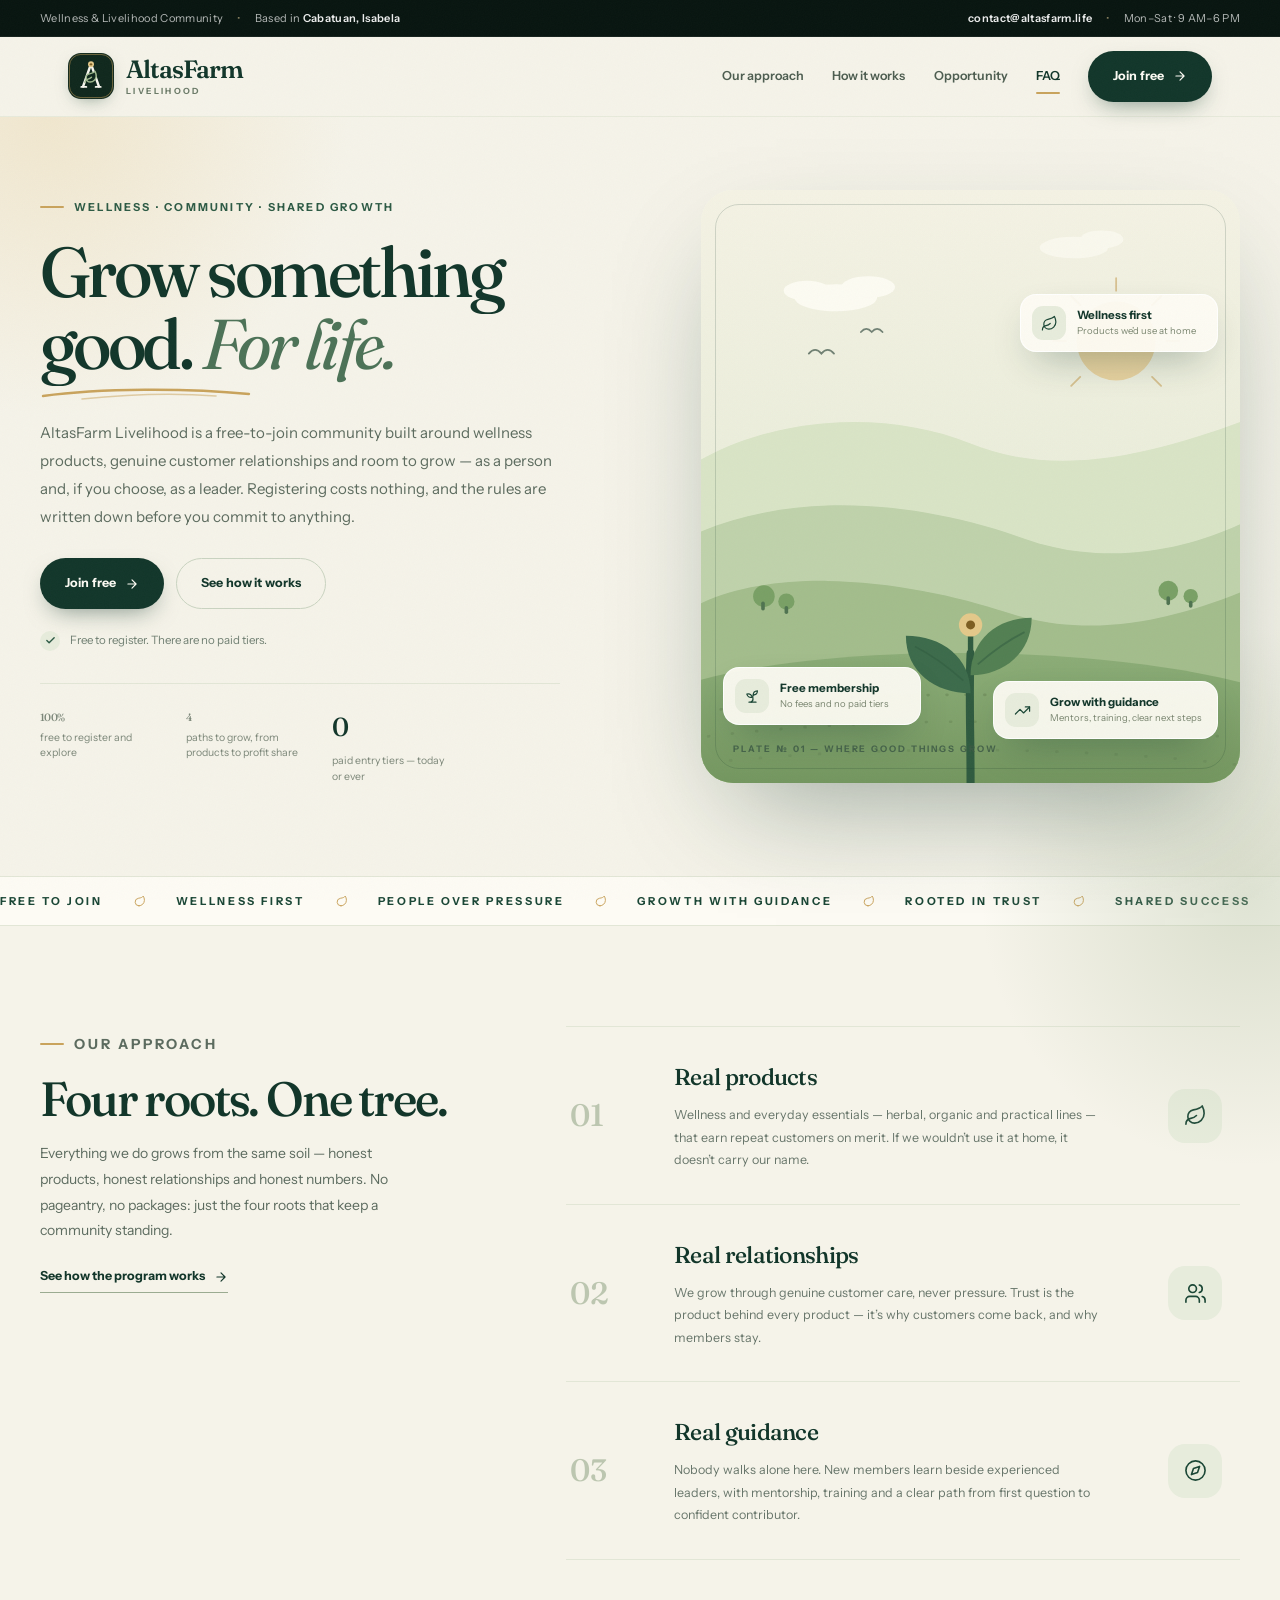
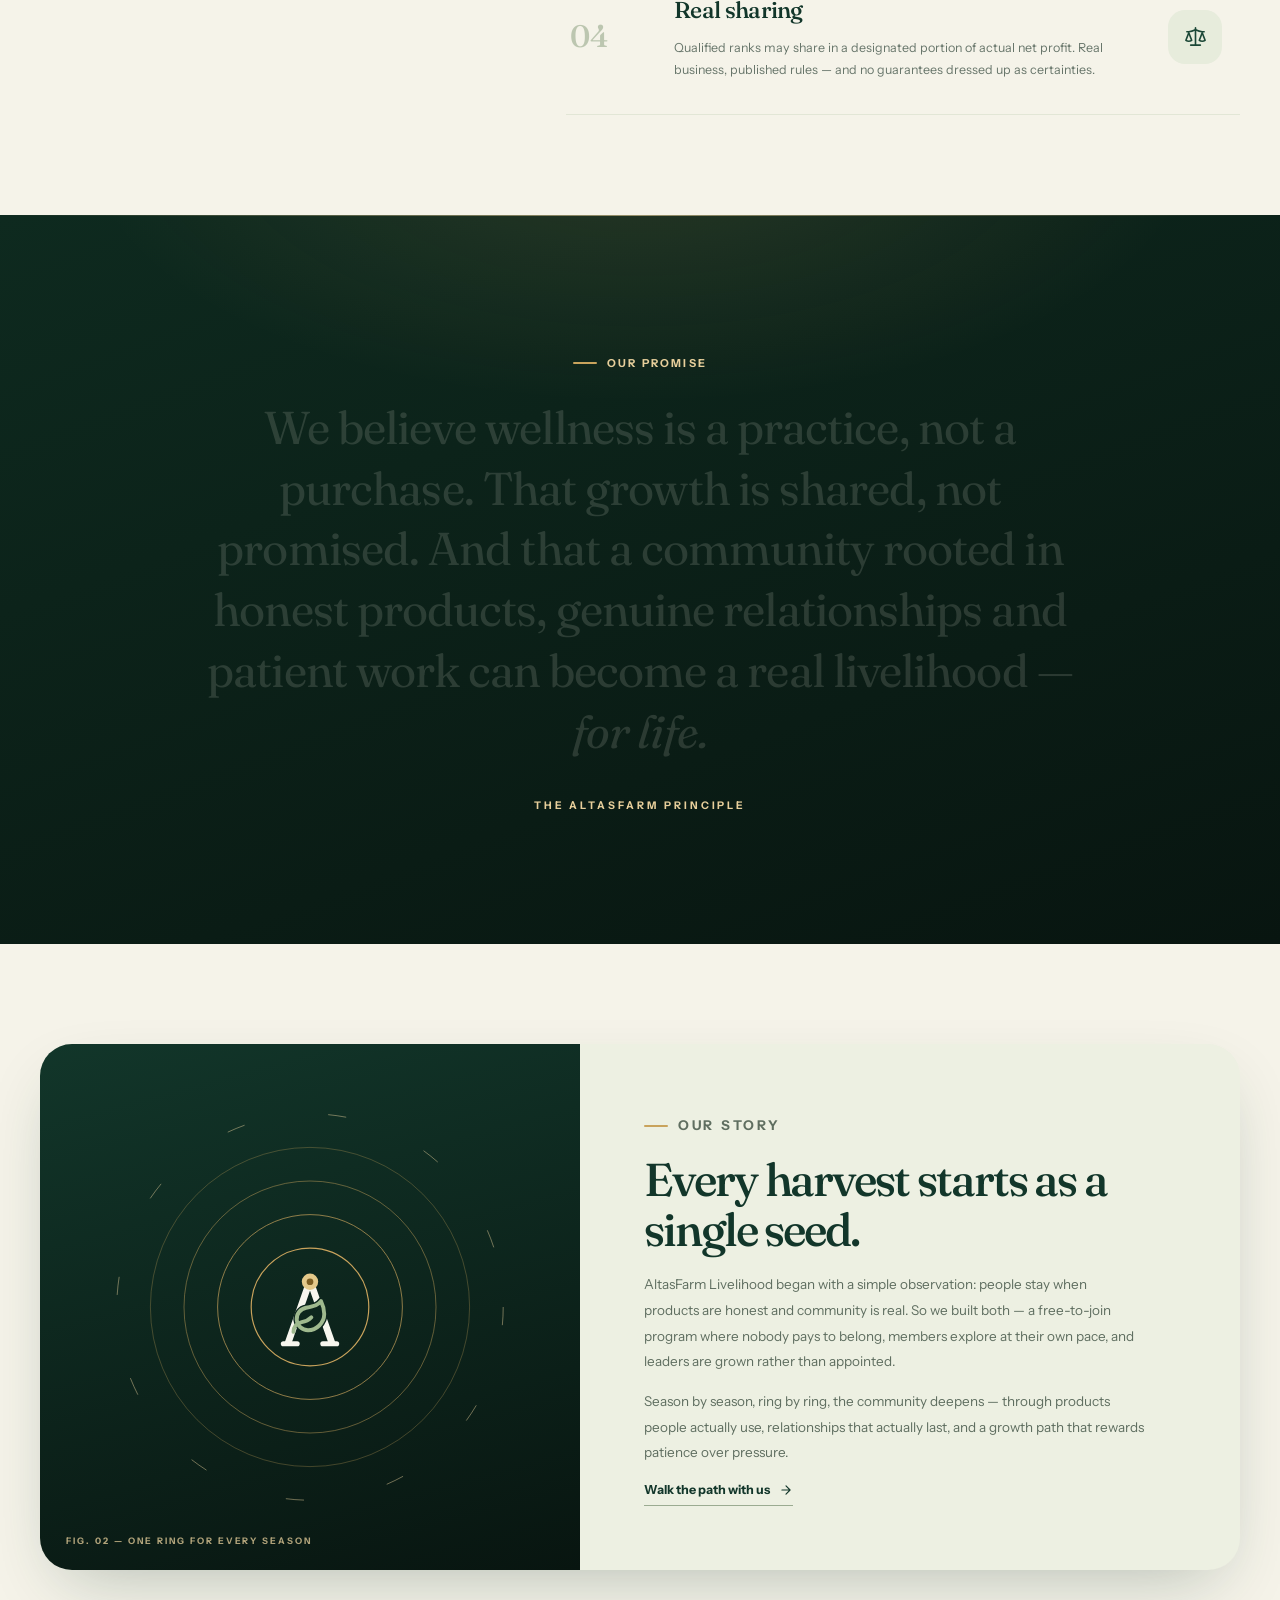
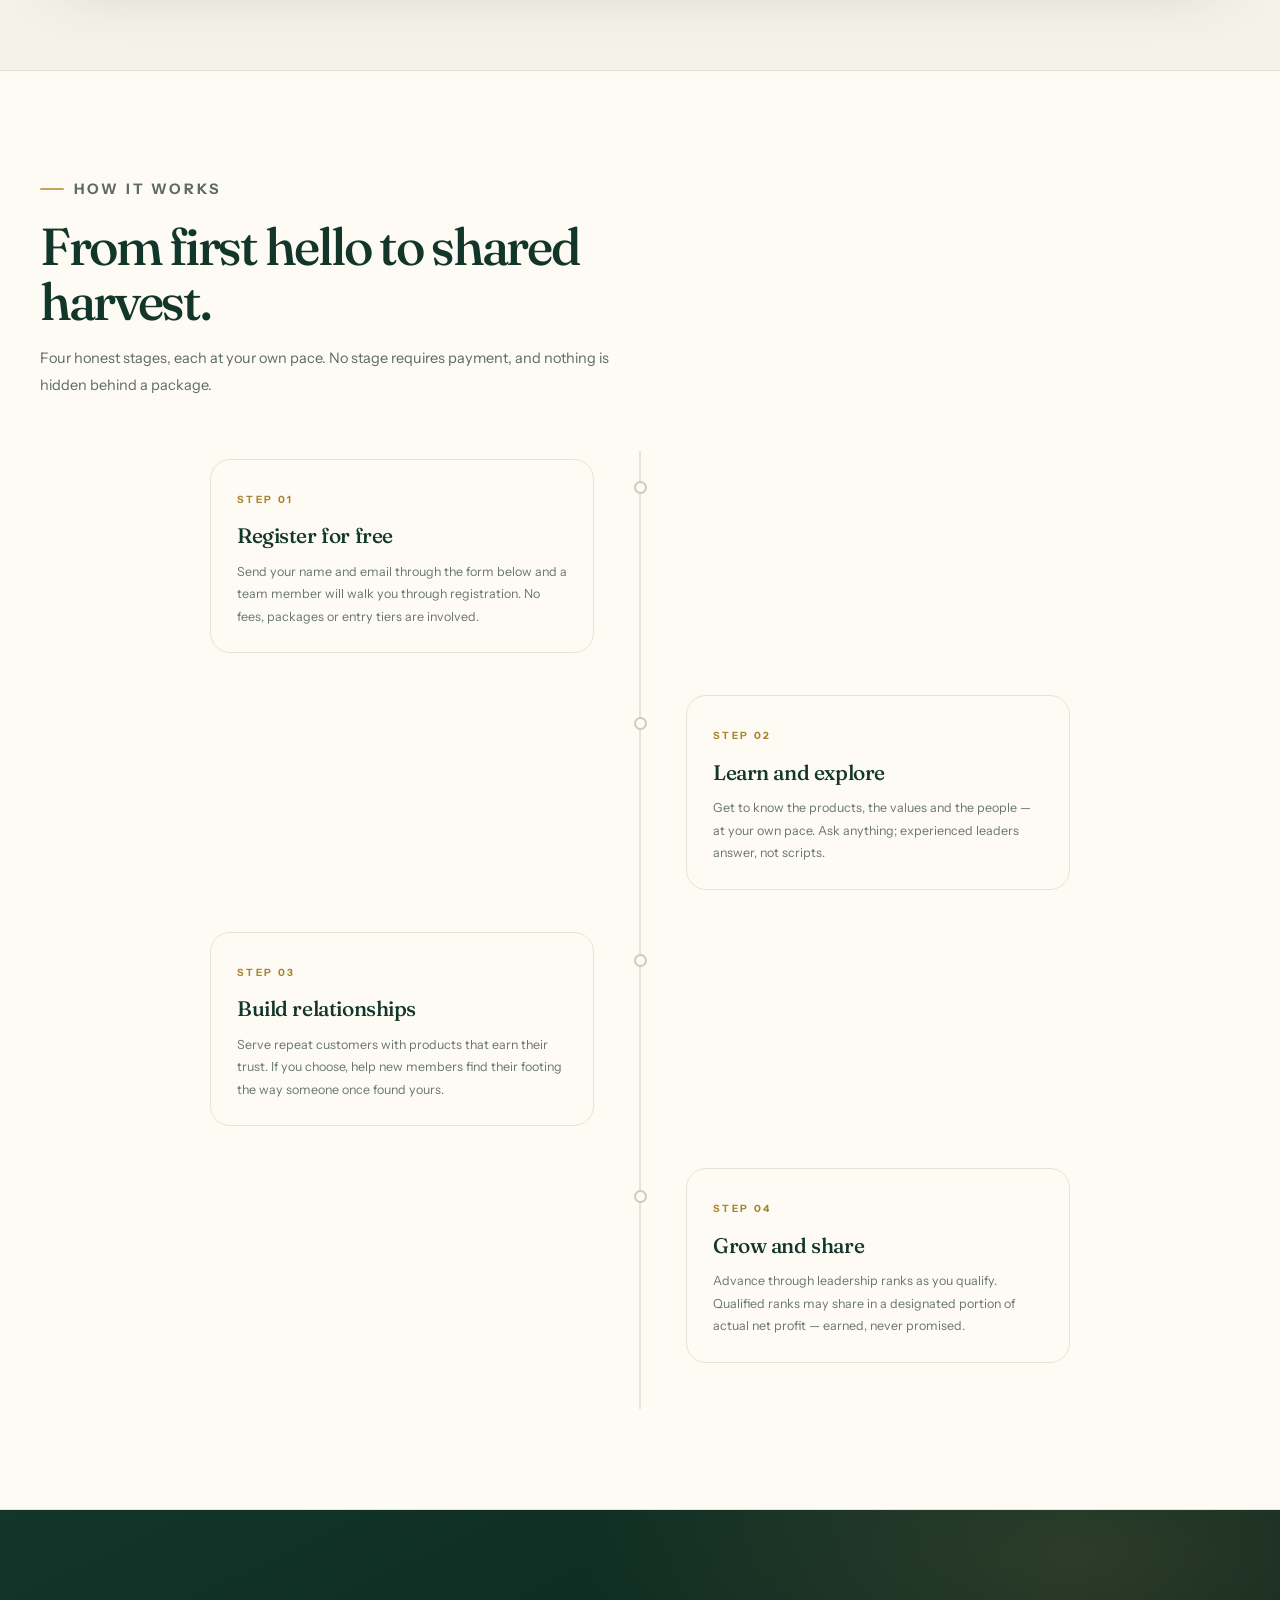
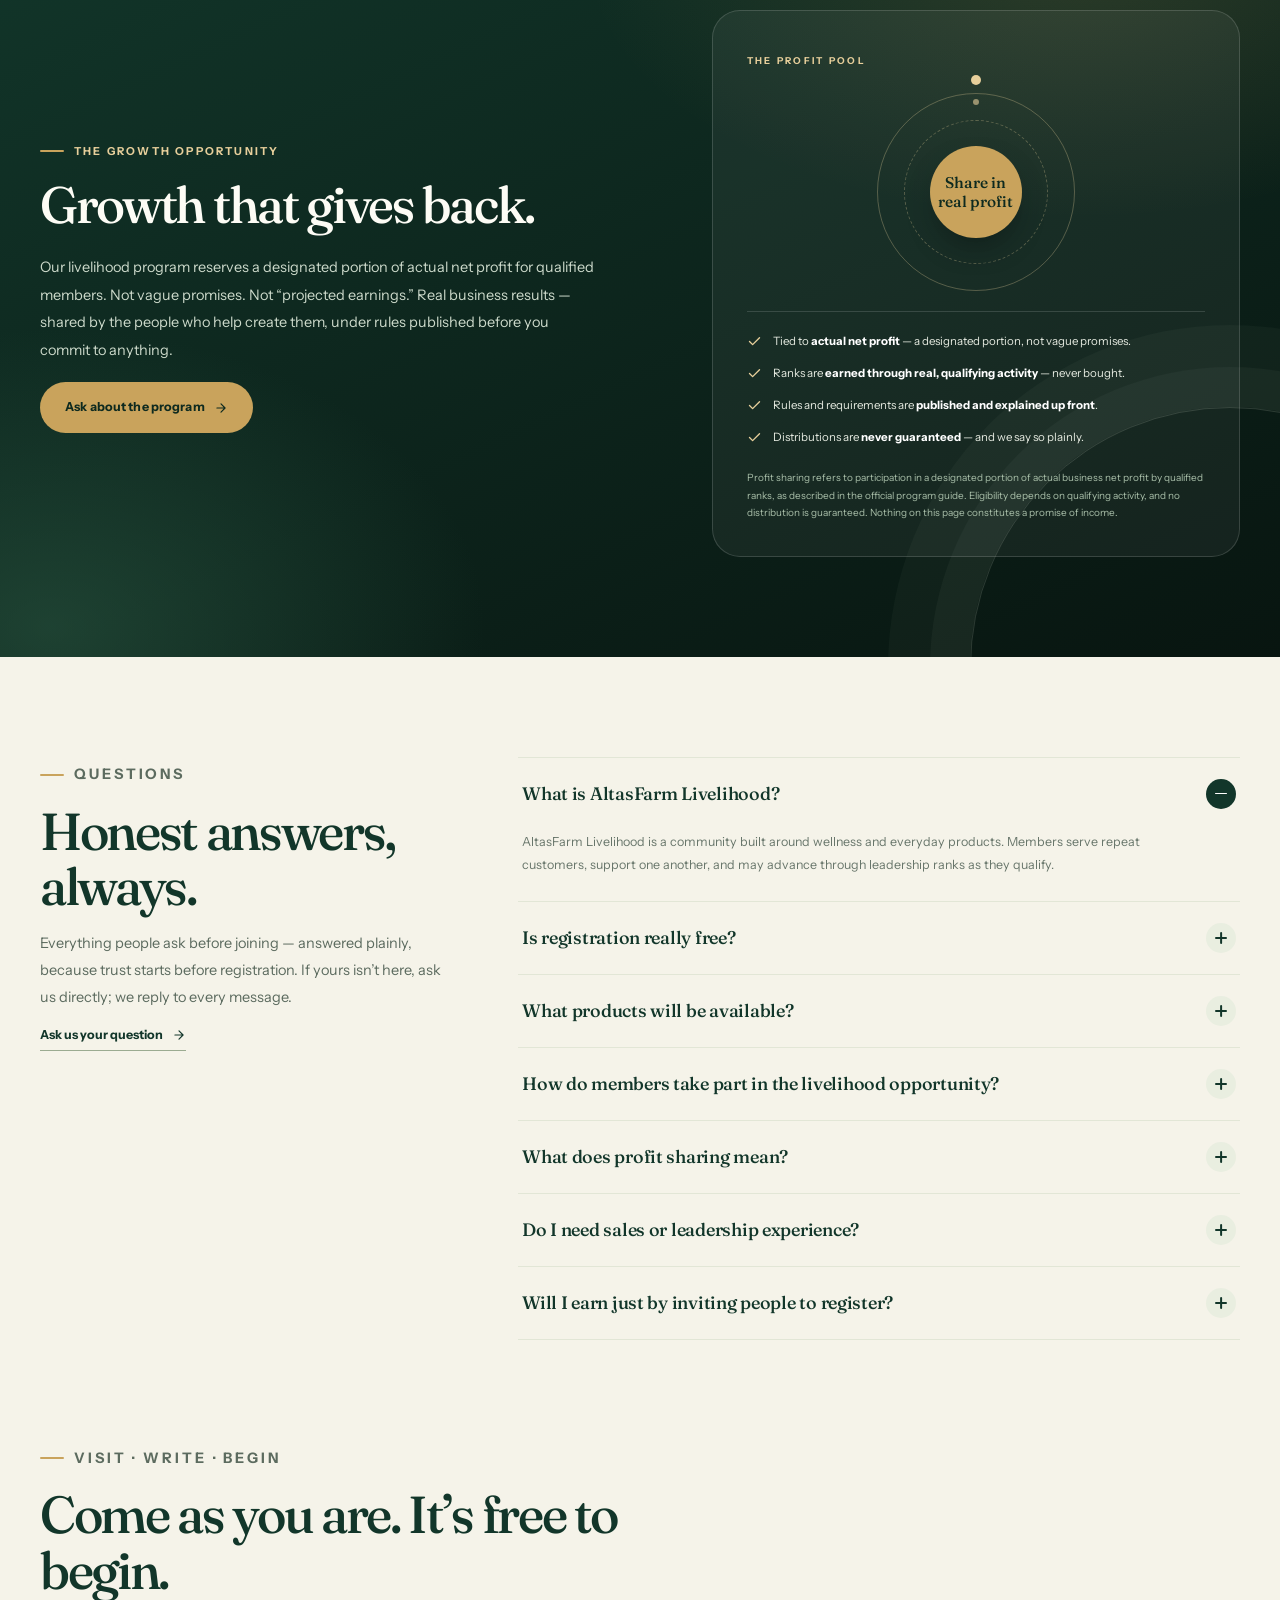
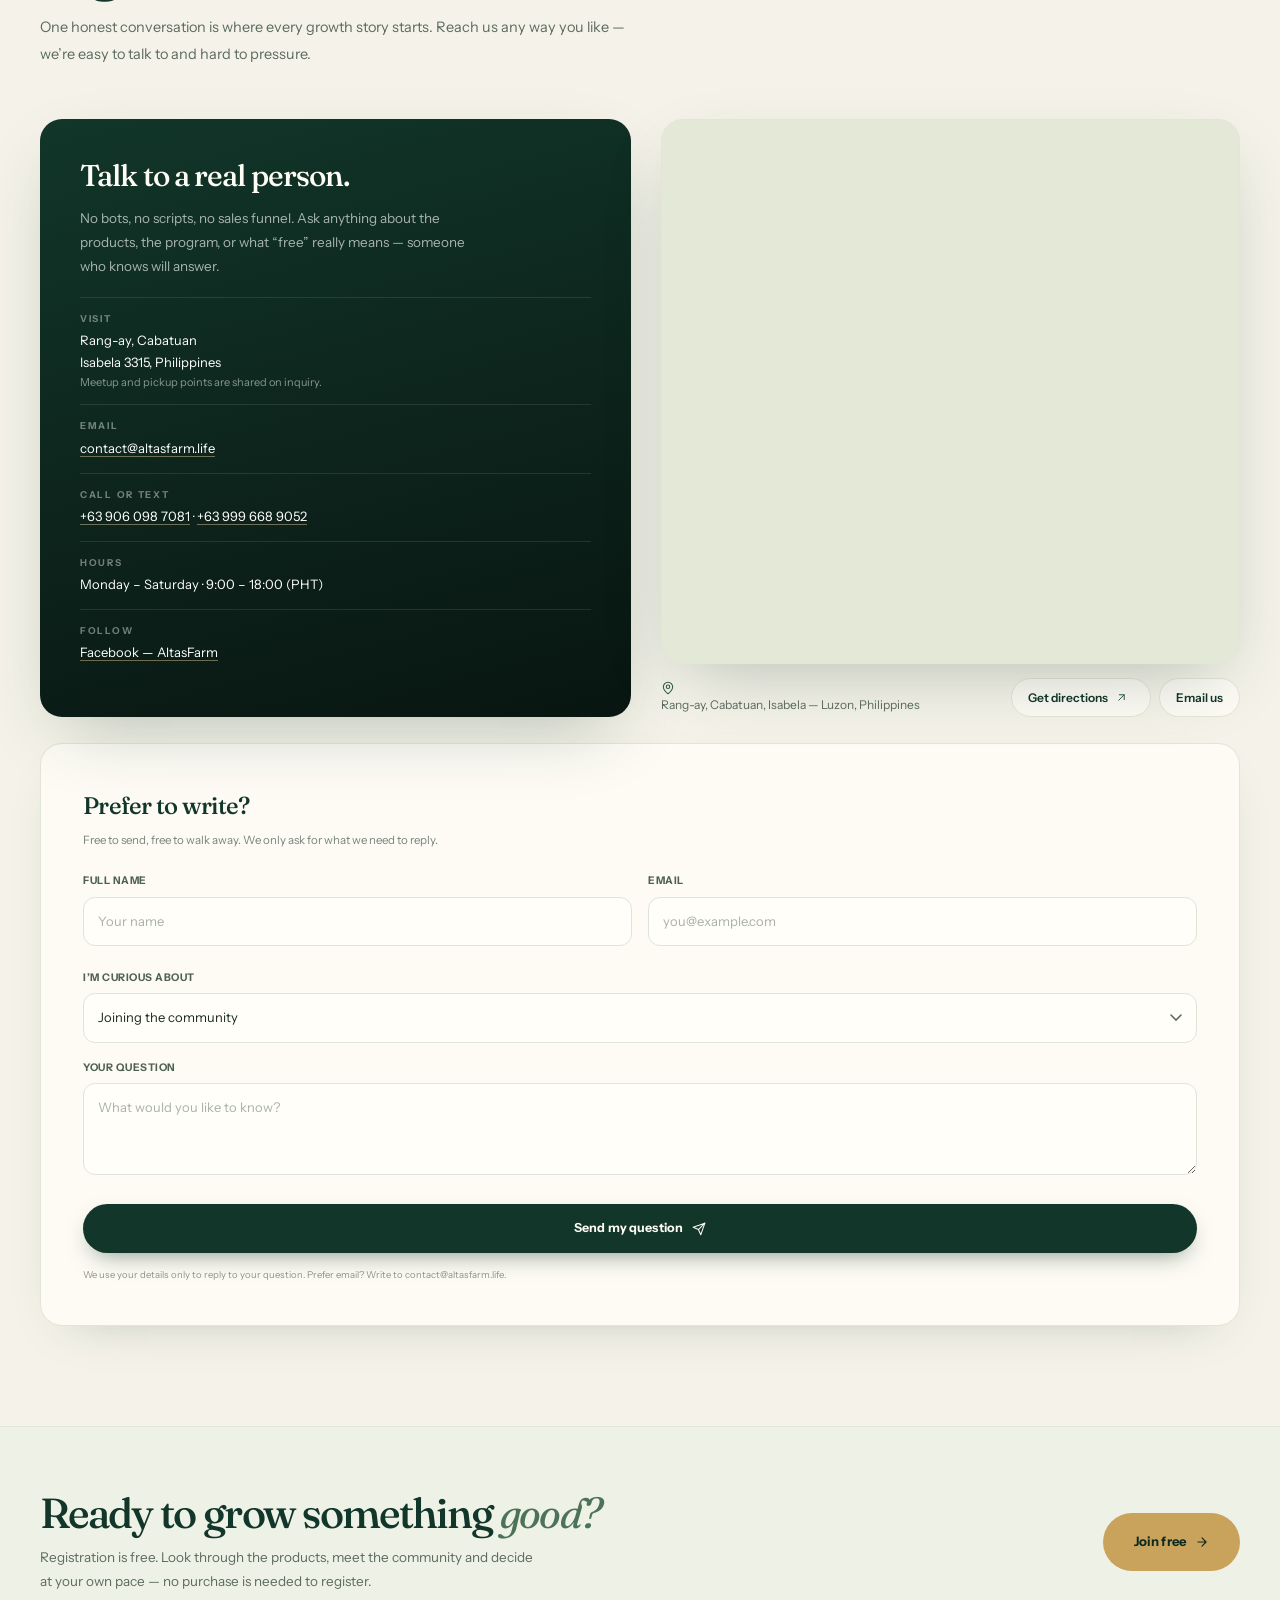
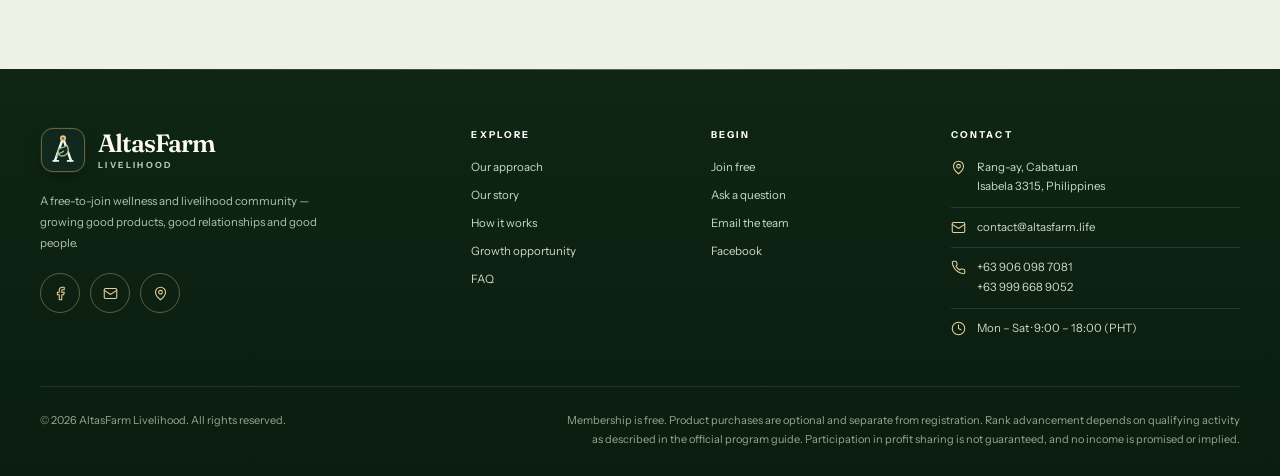
<file: frontend/index.html>
<!doctype html>
<html lang="en">
  <head>
    <meta charset="utf-8" />
    <meta
      name="viewport"
      content="width=device-width, initial-scale=1, viewport-fit=cover"
    />
    <title>
      AltasFarm Livelihood — Free Wellness Community &amp; Growth Opportunity
    </title>
    <meta
      name="description"
      content="AltasFarm Livelihood is a free-to-join community built around wellness products, genuine customer relationships, leadership development and shared growth. No paid entry tiers — ever."
    />
    <meta name="theme-color" content="#0e2a1f" />
    <meta name="author" content="AltasFarm Livelihood" />
    <meta
      name="robots"
      content="index, follow, max-image-preview:large, max-snippet:-1, max-video-preview:-1"
    />
    <link rel="canonical" href="https://altasfarm.life/" />
    <link
      rel="icon"
      type="image/svg+xml"
      href="data:image/svg+xml,%3Csvg%20xmlns%3D%22http%3A%2F%2Fwww.w3.org%2F2000%2Fsvg%22%20viewBox%3D%220%200%2032%2032%22%20role%3D%22img%22%20aria-label%3D%22AltasFarm%22%3E%20%3Crect%20width%3D%2232%22%20height%3D%2232%22%20rx%3D%228%22%20fill%3D%22%2310281d%22%2F%3E%20%3Crect%20x%3D%221.1%22%20y%3D%221.1%22%20width%3D%2229.8%22%20height%3D%2229.8%22%20rx%3D%227.2%22%20fill%3D%22none%22%20stroke%3D%22%23c9a35c%22%20stroke-width%3D%220.9%22%2F%3E%20%3Cpath%20d%3D%22M10.4%2023.4%2015.2%209.5%22%20fill%3D%22none%22%20stroke%3D%22%23f7f6ee%22%20stroke-width%3D%221.85%22%20stroke-linecap%3D%22round%22%2F%3E%20%3Cpath%20d%3D%22M21.6%2023.4%2016.8%209.5%22%20fill%3D%22none%22%20stroke%3D%22%23f7f6ee%22%20stroke-width%3D%221.85%22%20stroke-linecap%3D%22round%22%2F%3E%20%3Cg%20transform%3D%22translate%2810.99%2011.99%29%20scale%280.41%29%22%20fill%3D%22none%22%20stroke%3D%22%239fb98e%22%20stroke-width%3D%223.2%22%20stroke-linecap%3D%22round%22%20stroke-linejoin%3D%22round%22%3E%3Cpath%20d%3D%22M11%2020A7%207%200%200%201%209.8%206.1C15.5%205%2017%204.48%2019%202c1%202%202%204.18%202%208%200%205.5-4.78%2010-10%2010Z%22%20fill%3D%22%2310281d%22%2F%3E%3Cpath%20d%3D%22M2%2021c0-3%201.85-5.36%205.08-6C9.5%2014.52%2012%2013%2013%2012%22%2F%3E%3C%2Fg%3E%20%3Ccircle%20cx%3D%2216%22%20cy%3D%227.7%22%20r%3D%222.15%22%20fill%3D%22%23e4c98a%22%2F%3E%20%3Ccircle%20cx%3D%2216%22%20cy%3D%227.7%22%20r%3D%220.85%22%20fill%3D%22%237d5e22%22%2F%3E%20%3Cpath%20d%3D%22M9%2023.9h3.6%22%20fill%3D%22none%22%20stroke%3D%22%23f7f6ee%22%20stroke-width%3D%221.45%22%20stroke-linecap%3D%22round%22%2F%3E%20%3Cpath%20d%3D%22M19.4%2023.9h3.6%22%20fill%3D%22none%22%20stroke%3D%22%23f7f6ee%22%20stroke-width%3D%221.45%22%20stroke-linecap%3D%22round%22%2F%3E%20%3C%2Fsvg%3E"
    />

    <meta property="og:type" content="website" />
    <meta property="og:site_name" content="AltasFarm Livelihood" />
    <meta
      property="og:title"
      content="AltasFarm Livelihood — Free Wellness Community &amp; Growth Opportunity"
    />
    <meta
      property="og:description"
      content="AltasFarm Livelihood is a free-to-join community built around wellness products, genuine customer relationships, leadership development and shared growth. No paid entry tiers — ever."
    />
    <meta property="og:url" content="https://altasfarm.life/" />
    <meta property="og:image" content="https://altasfarm.life/og-image.png" />
    <meta property="og:image:type" content="image/png" />
    <meta property="og:image:width" content="1200" />
    <meta property="og:image:height" content="630" />
    <meta name="twitter:card" content="summary_large_image" />
    <meta
      name="twitter:title"
      content="AltasFarm Livelihood — Free Wellness Community &amp; Growth Opportunity"
    />
    <meta
      name="twitter:description"
      content="AltasFarm Livelihood is a free-to-join community built around wellness products, genuine customer relationships, leadership development and shared growth. No paid entry tiers — ever."
    />
    <meta name="twitter:image" content="https://altasfarm.life/og-image.png" />

    <link rel="preconnect" href="https://fonts.googleapis.com" />
    <link rel="preconnect" href="https://fonts.gstatic.com" crossorigin />
    <link
      rel="stylesheet"
      href="https://fonts.googleapis.com/css2?family=Fraunces:ital,opsz,wght@0,9..144,300..600;1,9..144,300..600&amp;family=Instrument+Sans:ital,wght@0,400..700;1,400..700&amp;display=swap"
    />

    <script>
      document.documentElement.classList.add("js");
    </script>

    <script type="application/ld+json">
      {
        "@context": "https://schema.org",
        "@graph": [
          {
            "@type": "Organization",
            "@id": "https://altasfarm.life/#organization",
            "name": "AltasFarm Livelihood",
            "url": "https://altasfarm.life/",
            "logo": "https://altasfarm.life/logo.png",
            "slogan": "Grow something good. For life.",
            "description": "A free-to-join community built around wellness products, repeat customer relationships, leadership development and shared growth.",
            "knowsAbout": [
              "Wellness products",
              "Community building",
              "Leadership development",
              "Customer relationships"
            ],
            "address": {
              "@type": "PostalAddress",
              "streetAddress": "Rang-ay",
              "addressLocality": "Cabatuan",
              "addressRegion": "Isabela",
              "postalCode": "3315",
              "addressCountry": "PH"
            },
            "geo": {
              "@type": "GeoCoordinates",
              "latitude": 16.9266802,
              "longitude": 121.616111
            },
            "hasMap": "https://maps.app.goo.gl/3xmJeKfKTj1NyaJ29",
            "contactPoint": {
              "@type": "ContactPoint",
              "contactType": "customer support",
              "email": "contact@altasfarm.life",
              "telephone": ["+639060987081", "+639996689052"],
              "availableLanguage": ["en", "fil"]
            },
            "sameAs": [
              "https://www.facebook.com/people/Altas-Farm/61595099030024/"
            ],
            "areaServed": {
              "@type": "Country",
              "name": "Philippines"
            }
          },
          {
            "@type": "WebSite",
            "@id": "https://altasfarm.life/#website",
            "url": "https://altasfarm.life/",
            "name": "AltasFarm Livelihood",
            "publisher": {
              "@id": "https://altasfarm.life/#organization"
            },
            "inLanguage": "en"
          },
          {
            "@type": "WebPage",
            "@id": "https://altasfarm.life/#webpage",
            "url": "https://altasfarm.life/",
            "name": "AltasFarm Livelihood — Free Wellness Community & Growth Opportunity",
            "isPartOf": {
              "@id": "https://altasfarm.life/#website"
            },
            "about": {
              "@id": "https://altasfarm.life/#organization"
            },
            "primaryImageOfPage": "https://altasfarm.life/og-image.png",
            "inLanguage": "en",
            "speakable": {
              "@type": "SpeakableSpecification",
              "cssSelector": ["#hero-title", ".hero-copy"]
            }
          },
          {
            "@type": "FAQPage",
            "@id": "https://altasfarm.life/#faq",
            "mainEntity": [
              {
                "@type": "Question",
                "name": "What is AltasFarm Livelihood?",
                "acceptedAnswer": {
                  "@type": "Answer",
                  "text": "AltasFarm Livelihood is a community built around wellness and everyday products. Members serve repeat customers, support one another, and may advance through leadership ranks as they qualify."
                }
              },
              {
                "@type": "Question",
                "name": "Is registration really free?",
                "acceptedAnswer": {
                  "@type": "Answer",
                  "text": "Yes. Registering costs nothing, and there are no paid membership packages or entry tiers. Any product purchase is optional and separate from registration."
                }
              },
              {
                "@type": "Question",
                "name": "What products will be available?",
                "acceptedAnswer": {
                  "@type": "Answer",
                  "text": "The range may grow over time and may include wellness, herbal, organic and other everyday products. Current descriptions, prices and availability come from our team or the product catalog."
                }
              },
              {
                "@type": "Question",
                "name": "How do members take part in the livelihood opportunity?",
                "acceptedAnswer": {
                  "@type": "Answer",
                  "text": "Participation centers on qualifying repeat-purchase activity and building a team responsibly. The official program guide sets out the requirements, qualification rules and any compensation, so you can read them before you decide."
                }
              },
              {
                "@type": "Question",
                "name": "What does profit sharing mean?",
                "acceptedAnswer": {
                  "@type": "Answer",
                  "text": "Qualified ranks may be eligible to share in a designated portion of the business’s actual net profit. Eligibility and amounts follow the published policy, and no distribution is guaranteed."
                }
              },
              {
                "@type": "Question",
                "name": "Do I need sales or leadership experience?",
                "acceptedAnswer": {
                  "@type": "Answer",
                  "text": "No. You can inquire or register with no experience. Start by learning about the products and asking a team leader to explain the program and your options."
                }
              },
              {
                "@type": "Question",
                "name": "Will I earn just by inviting people to register?",
                "acceptedAnswer": {
                  "@type": "Answer",
                  "text": "Not on its own. Registering people is not an automatic entitlement to compensation — the program is built on real product activity, repeat customers and responsible team development."
                }
              }
            ]
          }
        ]
      }
    </script>

    <style>
      /*! tailwindcss v4.3.3 | MIT License | https://tailwindcss.com */
      @layer properties {
        @supports (((-webkit-hyphens: none)) and (not (margin-trim: inline))) or
          ((-moz-orient: inline) and (not (color: rgb(from red r g b)))) {
          *,
          :before,
          :after,
          ::backdrop {
            --tw-rotate-x: initial;
            --tw-rotate-y: initial;
            --tw-rotate-z: initial;
            --tw-skew-x: initial;
            --tw-skew-y: initial;
            --tw-border-style: solid;
            --tw-font-weight: initial;
            --tw-shadow: 0 0 #0000;
            --tw-shadow-color: initial;
            --tw-shadow-alpha: 100%;
            --tw-inset-shadow: 0 0 #0000;
            --tw-inset-shadow-color: initial;
            --tw-inset-shadow-alpha: 100%;
            --tw-ring-color: initial;
            --tw-ring-shadow: 0 0 #0000;
            --tw-inset-ring-color: initial;
            --tw-inset-ring-shadow: 0 0 #0000;
            --tw-ring-inset: initial;
            --tw-ring-offset-width: 0px;
            --tw-ring-offset-color: #fff;
            --tw-ring-offset-shadow: 0 0 #0000;
          }
        }
      }

      @layer theme {
        :root,
        :host {
          --font-sans: "Instrument Sans", ui-sans-serif, system-ui, sans-serif;
          --font-mono:
            ui-monospace, SFMono-Regular, Menlo, Monaco, Consolas,
            "Liberation Mono", "Courier New", monospace;
          --color-red-500: oklch(63.7% 0.237 25.331);
          --color-zinc-50: oklch(98.5% 0 none);
          --color-zinc-400: oklch(70.5% 0.015 286.067);
          --color-zinc-500: oklch(55.2% 0.016 285.938);
          --color-zinc-900: oklch(21% 0.006 285.885);
          --color-zinc-950: oklch(14.1% 0.005 285.823);
          --color-neutral-100: oklch(97% 0 none);
          --color-neutral-300: oklch(87% 0 none);
          --color-neutral-700: oklch(37.1% 0 none);
          --color-neutral-900: oklch(20.5% 0 none);
          --color-black: #000;
          --color-white: #fff;
          --spacing: 0.25rem;
          --container-sm: 24rem;
          --container-md: 28rem;
          --text-sm: 0.875rem;
          --text-sm--line-height: calc(1.25 / 0.875);
          --text-lg: 1.125rem;
          --text-lg--line-height: calc(1.75 / 1.125);
          --font-weight-medium: 500;
          --font-weight-semibold: 600;
          --radius-md: 0.375rem;
          --radius-lg: 0.5rem;
          --shadow-sm: 0 1px 3px 0 #0000001a, 0 1px 2px -1px #0000001a;
          --shadow-lg: 0 10px 15px -3px #0000001a, 0 4px 6px -4px #0000001a;
          --default-font-family: var(--font-sans);
          --default-mono-font-family: var(--font-mono);
          --font-display: "Fraunces", Georgia, "Times New Roman", serif;
        }
      }

      @layer base {
        *,
        :after,
        :before,
        ::backdrop {
          box-sizing: border-box;
          border: 0 solid;
          margin: 0;
          padding: 0;
        }

        ::file-selector-button {
          box-sizing: border-box;
          border: 0 solid;
          margin: 0;
          padding: 0;
        }

        html,
        :host {
          -webkit-text-size-adjust: 100%;
          tab-size: 4;
          line-height: 1.5;
          font-family: var(
            --default-font-family,
            -apple-system,
            BlinkMacSystemFont,
            "Segoe UI",
            Roboto,
            "Helvetica Neue",
            "Noto Sans",
            Arial,
            sans-serif,
            "Apple Color Emoji",
            "Segoe UI Emoji",
            "Segoe UI Symbol",
            "Noto Color Emoji"
          );
          font-feature-settings: var(--default-font-feature-settings, normal);
          font-variation-settings: var(
            --default-font-variation-settings,
            normal
          );
          -webkit-tap-highlight-color: transparent;
        }

        hr {
          height: 0;
          color: inherit;
          border-top-width: 1px;
        }

        abbr:where([title]) {
          -webkit-text-decoration: underline dotted;
          text-decoration: underline dotted;
        }

        h1,
        h2,
        h3,
        h4,
        h5,
        h6 {
          font-size: inherit;
          font-weight: inherit;
        }

        a {
          color: inherit;
          -webkit-text-decoration: inherit;
          -webkit-text-decoration: inherit;
          text-decoration: inherit;
        }

        b,
        strong {
          font-weight: bolder;
        }

        code,
        kbd,
        samp,
        pre {
          font-family: var(
            --default-mono-font-family,
            ui-monospace,
            SFMono-Regular,
            Menlo,
            Monaco,
            Consolas,
            "Liberation Mono",
            "Courier New",
            monospace
          );
          font-feature-settings: var(
            --default-mono-font-feature-settings,
            normal
          );
          font-variation-settings: var(
            --default-mono-font-variation-settings,
            normal
          );
          font-size: 1em;
        }

        small {
          font-size: 80%;
        }

        sub,
        sup {
          vertical-align: baseline;
          font-size: 75%;
          line-height: 0;
          position: relative;
        }

        sub {
          bottom: -0.25em;
        }

        sup {
          top: -0.5em;
        }

        table {
          text-indent: 0;
          border-color: inherit;
          border-collapse: collapse;
        }

        :-moz-focusring:where(:not(iframe)) {
          outline: auto;
        }

        progress {
          vertical-align: baseline;
        }

        summary {
          display: list-item;
        }

        ol,
        ul,
        menu {
          list-style: none;
        }

        img,
        svg,
        video,
        canvas,
        audio,
        iframe,
        embed,
        object {
          vertical-align: middle;
          display: block;
        }

        img,
        video {
          max-width: 100%;
          height: auto;
        }

        button,
        input,
        select,
        optgroup,
        textarea {
          font: inherit;
          font-feature-settings: inherit;
          font-variation-settings: inherit;
          letter-spacing: inherit;
          color: inherit;
          opacity: 1;
          background-color: #0000;
          border-radius: 0;
        }

        ::file-selector-button {
          font: inherit;
          font-feature-settings: inherit;
          font-variation-settings: inherit;
          letter-spacing: inherit;
          color: inherit;
          opacity: 1;
          background-color: #0000;
          border-radius: 0;
        }

        :where(select:is([multiple], [size])) optgroup {
          font-weight: bolder;
        }

        :where(select:is([multiple], [size])) optgroup option {
          padding-inline-start: 20px;
        }

        ::file-selector-button {
          margin-inline-end: 4px;
        }

        ::placeholder {
          opacity: 1;
        }

        @supports (not ((-webkit-appearance: -apple-pay-button))) or
          (contain-intrinsic-size: 1px) {
          ::placeholder {
            color: currentColor;
          }

          @supports (color: color-mix(in lab, red, red)) {
            ::placeholder {
              color: color-mix(in oklab, currentcolor 50%, transparent);
            }
          }
        }

        textarea {
          resize: vertical;
        }

        ::-webkit-search-decoration {
          -webkit-appearance: none;
        }

        ::-webkit-date-and-time-value {
          min-height: 1lh;
          text-align: inherit;
        }

        ::-webkit-datetime-edit {
          display: inline-flex;
        }

        ::-webkit-datetime-edit-fields-wrapper {
          padding: 0;
        }

        ::-webkit-datetime-edit {
          padding-block: 0;
        }

        ::-webkit-datetime-edit-year-field {
          padding-block: 0;
        }

        ::-webkit-datetime-edit-month-field {
          padding-block: 0;
        }

        ::-webkit-datetime-edit-day-field {
          padding-block: 0;
        }

        ::-webkit-datetime-edit-hour-field {
          padding-block: 0;
        }

        ::-webkit-datetime-edit-minute-field {
          padding-block: 0;
        }

        ::-webkit-datetime-edit-second-field {
          padding-block: 0;
        }

        ::-webkit-datetime-edit-millisecond-field {
          padding-block: 0;
        }

        ::-webkit-datetime-edit-meridiem-field {
          padding-block: 0;
        }

        ::-webkit-calendar-picker-indicator {
          line-height: 1;
        }

        :-moz-ui-invalid {
          box-shadow: none;
        }

        button,
        input:where([type="button"], [type="reset"], [type="submit"]) {
          appearance: button;
        }

        ::file-selector-button {
          appearance: button;
        }

        ::-webkit-inner-spin-button {
          height: auto;
        }

        ::-webkit-outer-spin-button {
          height: auto;
        }

        [hidden]:where(:not([hidden="until-found"])) {
          display: none !important;
        }

        button:not(:disabled),
        [role="button"]:not(:disabled) {
          cursor: pointer;
        }
      }

      @layer components;

      @layer utilities {
        .visible {
          visibility: visible;
        }

        .absolute {
          position: absolute;
        }

        .fixed {
          position: fixed;
        }

        .relative {
          position: relative;
        }

        .static {
          position: static;
        }

        .container {
          width: 100%;
        }

        @media (width >= 40rem) {
          .container {
            max-width: 40rem;
          }
        }

        @media (width >= 48rem) {
          .container {
            max-width: 48rem;
          }
        }

        @media (width >= 64rem) {
          .container {
            max-width: 64rem;
          }
        }

        @media (width >= 80rem) {
          .container {
            max-width: 80rem;
          }
        }

        @media (width >= 96rem) {
          .container {
            max-width: 96rem;
          }
        }

        .block {
          display: block;
        }

        .flex {
          display: flex;
        }

        .grid {
          display: grid;
        }

        .hidden {
          display: none;
        }

        .inline {
          display: inline;
        }

        .table {
          display: table;
        }

        .size-10 {
          width: calc(var(--spacing) * 10);
          height: calc(var(--spacing) * 10);
        }

        .h-8 {
          height: calc(var(--spacing) * 8);
        }

        .min-h-screen {
          min-height: 100vh;
        }

        .w-8 {
          width: calc(var(--spacing) * 8);
        }

        .w-full {
          width: 100%;
        }

        .max-w-md {
          max-width: var(--container-md);
        }

        .max-w-sm {
          max-width: var(--container-sm);
        }

        .grow {
          flex-grow: 1;
        }

        .transform {
          transform: var(--tw-rotate-x,) var(--tw-rotate-y,) var(--tw-rotate-z,)
            var(--tw-skew-x,) var(--tw-skew-y,);
        }

        .cursor-pointer {
          cursor: pointer;
        }

        .resize {
          resize: both;
        }

        .flex-col {
          flex-direction: column;
        }

        .place-items-center {
          place-items: center;
        }

        .items-center {
          align-items: center;
        }

        .justify-center {
          justify-content: center;
        }

        .gap-2 {
          gap: calc(var(--spacing) * 2);
        }

        .gap-3 {
          gap: calc(var(--spacing) * 3);
        }

        .rounded-full {
          border-radius: 3.40282e38px;
        }

        .rounded-md {
          border-radius: var(--radius-md);
        }

        .border {
          border-style: var(--tw-border-style);
          border-width: 1px;
        }

        .border-neutral-300 {
          border-color: var(--color-neutral-300);
        }

        .bg-black\/10 {
          background-color: #0000001a;
        }

        @supports (color: color-mix(in lab, red, red)) {
          .bg-black\/10 {
            background-color: color-mix(
              in oklab,
              var(--color-black) 10%,
              transparent
            );
          }
        }

        .bg-zinc-50 {
          background-color: var(--color-zinc-50);
        }

        .object-cover {
          object-fit: cover;
        }

        .px-4 {
          padding-inline: calc(var(--spacing) * 4);
        }

        .px-6 {
          padding-inline: calc(var(--spacing) * 6);
        }

        .py-2 {
          padding-block: calc(var(--spacing) * 2);
        }

        .text-center {
          text-align: center;
        }

        .text-lg {
          font-size: var(--text-lg);
          line-height: var(--tw-leading, var(--text-lg--line-height));
        }

        .text-sm {
          font-size: var(--text-sm);
          line-height: var(--tw-leading, var(--text-sm--line-height));
        }

        .font-medium {
          --tw-font-weight: var(--font-weight-medium);
          font-weight: var(--font-weight-medium);
        }

        .font-semibold {
          --tw-font-weight: var(--font-weight-semibold);
          font-weight: var(--font-weight-semibold);
        }

        .break-words {
          overflow-wrap: break-word;
        }

        .text-red-500 {
          color: var(--color-red-500);
        }

        .text-zinc-500 {
          color: var(--color-zinc-500);
        }

        .text-zinc-900 {
          color: var(--color-zinc-900);
        }

        .underline-offset-4 {
          text-underline-offset: 4px;
        }

        .opacity-70 {
          opacity: 0.7;
        }

        .ring {
          --tw-ring-shadow: var(--tw-ring-inset,) 0 0 0
            calc(1px + var(--tw-ring-offset-width))
            var(--tw-ring-color, currentcolor);
          box-shadow:
            var(--tw-inset-shadow), var(--tw-inset-ring-shadow),
            var(--tw-ring-offset-shadow), var(--tw-ring-shadow),
            var(--tw-shadow);
        }

        @media (hover: hover) {
          .hover\:bg-neutral-100:hover {
            background-color: var(--color-neutral-100);
          }

          .hover\:underline:hover {
            text-decoration-line: underline;
          }
        }

        .disabled\:cursor-wait:disabled {
          cursor: wait;
        }

        .disabled\:no-underline:disabled {
          text-decoration-line: none;
        }

        @media (prefers-color-scheme: dark) {
          .dark\:border-neutral-700 {
            border-color: var(--color-neutral-700);
          }

          .dark\:bg-white\/20 {
            background-color: #fff3;
          }

          @supports (color: color-mix(in lab, red, red)) {
            .dark\:bg-white\/20 {
              background-color: color-mix(
                in oklab,
                var(--color-white) 20%,
                transparent
              );
            }
          }

          .dark\:bg-zinc-950 {
            background-color: var(--color-zinc-950);
          }

          .dark\:text-zinc-50 {
            color: var(--color-zinc-50);
          }

          .dark\:text-zinc-400 {
            color: var(--color-zinc-400);
          }

          @media (hover: hover) {
            .dark\:hover\:bg-neutral-900:hover {
              background-color: var(--color-neutral-900);
            }
          }
        }
      }

      :root {
        --forest-950: #081510;
        --forest-900: #0e2a1f;
        --forest-800: #12362a;
        --forest-700: #1b4736;
        --forest-600: #2c5a44;
        --leaf: #3f6b4d;
        --sage: #a9b99a;
        --sage-200: #e7ecdc;
        --cream: #f5f3e9;
        --paper: #fdfbf4;
        --ink: #1a2b20;
        --muted: #5c6b5f;
        --gold: #c9a35c;
        --gold-deep: #a8842f;
        --gold-light: #e7cf9b;
        --line: #e2e6d6;
        --radius: 24px;
        --radius-lg: 32px;
        --shadow-sm: 0 2px 10px #12362a0f;
        --shadow: 0 26px 70px -24px #12362a4d;
        --shadow-lg: 0 46px 110px -36px #12362a6b;
        --ease: cubic-bezier(0.22, 1, 0.36, 1);
        --font-display: "Fraunces", Georgia, "Times New Roman", serif;
        --font-sans:
          "Instrument Sans", ui-sans-serif, system-ui, -apple-system,
          "Segoe UI", sans-serif;
      }

      *,
      :before,
      :after {
        box-sizing: border-box;
      }

      html {
        scroll-behavior: smooth;
        -webkit-text-size-adjust: 100%;
        scroll-padding-top: 118px;
      }

      html.nav-locked,
      html.nav-locked body {
        overflow: hidden;
      }

      body {
        background: var(--cream);
        color: var(--ink);
        font-family: var(--font-sans);
        -webkit-font-smoothing: antialiased;
        -moz-osx-font-smoothing: grayscale;
        text-rendering: optimizelegibility;
        margin: 0;
        font-size: 16px;
        line-height: 1.65;
        overflow-x: hidden;
      }

      body:after {
        content: "";
        z-index: 9999;
        pointer-events: none;
        opacity: 0.028;
        background-image: url("data:image/svg+xml,%3Csvg xmlns='http://www.w3.org/2000/svg' width='180' height='180'%3E%3Cfilter id='n'%3E%3CfeTurbulence type='fractalNoise' baseFrequency='0.85' numOctaves='3' stitchTiles='stitch'/%3E%3C/filter%3E%3Crect width='180' height='180' filter='url(%23n)'/%3E%3C/svg%3E");
        position: fixed;
        inset: 0;
      }

      a {
        color: inherit;
        text-decoration: none;
      }

      button,
      input,
      select,
      textarea {
        font: inherit;
        color: inherit;
      }

      button,
      a {
        -webkit-tap-highlight-color: transparent;
      }

      img,
      svg {
        max-width: 100%;
        display: block;
      }

      h1,
      h2,
      h3,
      h4,
      p {
        margin-top: 0;
      }

      ::selection {
        background: var(--gold-light);
        color: var(--forest-900);
      }

      :focus-visible {
        outline: 2px solid var(--gold);
        outline-offset: 3px;
        border-radius: 6px;
      }

      .skip-link {
        z-index: 400;
        background: var(--paper);
        color: var(--forest-800);
        box-shadow: var(--shadow-sm);
        border-radius: 10px;
        padding: 12px 18px;
        font-size: 13px;
        font-weight: 700;
        position: absolute;
        top: 10px;
        left: -9999px;
      }

      .skip-link:focus {
        left: 10px;
      }

      .container {
        width: min(1200px, 100% - 56px);
        margin-inline: auto;
      }

      main {
        overflow: hidden;
      }

      h1,
      h2,
      h3,
      .serif {
        font-family: var(--font-display);
        font-optical-sizing: auto;
        font-weight: 500;
      }

      .eyebrow {
        color: var(--forest-600);
        letter-spacing: 0.2em;
        text-transform: uppercase;
        align-items: center;
        gap: 10px;
        font-size: 11px;
        font-weight: 700;
        display: inline-flex;
      }

      .eyebrow:before {
        content: "";
        background: var(--gold);
        border-radius: 2px;
        width: 24px;
        height: 2px;
      }

      .eyebrow.on-dark {
        color: var(--gold-light);
      }

      .section-head {
        max-width: 680px;
        margin-bottom: 52px;
      }

      .section-head h2 {
        letter-spacing: -0.045em;
        color: var(--forest-800);
        margin: 16px 0;
        font-size: clamp(34px, 4.1vw, 52px);
        line-height: 1.06;
      }

      .section-head p {
        max-width: 600px;
        color: var(--muted);
        margin: 0;
        font-size: 14.5px;
        line-height: 1.85;
      }

      .button {
        letter-spacing: 0.01em;
        cursor: pointer;
        white-space: nowrap;
        transition:
          transform 0.3s var(--ease),
          background 0.3s var(--ease),
          box-shadow 0.3s var(--ease),
          color 0.3s var(--ease),
          border-color 0.3s var(--ease);
        border: 1px solid #0000;
        border-radius: 999px;
        justify-content: center;
        align-items: center;
        gap: 9px;
        padding: 14px 24px;
        font-size: 12.5px;
        font-weight: 700;
        display: inline-flex;
        position: relative;
        overflow: hidden;
      }

      .button:hover {
        transform: translateY(-2px);
      }

      .button svg {
        width: 14px;
        height: 14px;
      }

      .button-primary {
        background: var(--forest-800);
        color: #fdfbf4;
        box-shadow: 0 10px 24px -10px #12362a8c;
      }

      .button-primary:hover {
        background: var(--forest-950);
        box-shadow: 0 16px 34px -12px #12362a99;
      }

      .button-gold {
        background: var(--gold);
        color: var(--forest-900);
      }

      .button-gold:hover {
        background: var(--gold-light);
      }

      .button-ghost {
        color: var(--forest-800);
        background: none;
        border-color: #c9d3c0;
      }

      .button-ghost:hover {
        background: #eef1e4;
        border-color: #b6c4ab;
      }

      .text-link {
        cursor: pointer;
        color: var(--forest-800);
        transition:
          gap 0.3s var(--ease),
          border-color 0.3s var(--ease);
        background: none;
        border: 0;
        border-bottom: 1px solid #9bab91;
        align-items: center;
        gap: 9px;
        margin-top: 14px;
        padding-bottom: 5px;
        font-size: 12.5px;
        font-weight: 700;
        display: inline-flex;
      }

      .text-link:hover {
        border-color: var(--forest-800);
        gap: 15px;
      }

      .text-link svg {
        width: 14px;
        height: 14px;
      }

      .scroll-progress {
        z-index: 220;
        pointer-events: none;
        height: 2px;
        position: fixed;
        top: 0;
        left: 0;
        right: 0;
      }

      .scroll-progress span {
        transform-origin: 0;
        background: var(--gold);
        will-change: transform;
        height: 100%;
        display: block;
        transform: scaleX(0);
      }

      .utility-bar {
        background: var(--forest-950);
        color: #ffffffb3;
        letter-spacing: 0.03em;
        border-bottom: 1px solid #ffffff0f;
        font-size: 11px;
      }

      .utility-inner {
        justify-content: space-between;
        align-items: center;
        gap: 14px;
        width: min(1200px, 100% - 56px);
        min-height: 36px;
        margin: 0 auto;
        display: flex;
      }

      .utility-left,
      .utility-right {
        flex-wrap: wrap;
        align-items: center;
        gap: 14px;
        display: flex;
      }

      .utility-left span,
      .utility-right span {
        white-space: nowrap;
      }

      .utility-bar strong {
        color: #ffffffeb;
        font-weight: 600;
      }

      .utility-bar .dot {
        color: #e7cf9b8c;
      }

      .site-header {
        z-index: 200;
        -webkit-backdrop-filter: blur(18px) saturate(140%);
        transition:
          box-shadow 0.35s var(--ease),
          background 0.35s var(--ease);
        background: #f5f3e9d6;
        border-bottom: 1px solid #e2e6d6b3;
        position: sticky;
        top: 0;
      }

      .site-header.is-scrolled {
        background: #f5f3e9f5;
        box-shadow: 0 12px 32px -20px #12362a66;
      }

      .nav-wrap {
        max-width: 1200px;
        transition: padding 0.35s var(--ease);
        align-items: center;
        gap: 30px;
        margin: auto;
        padding: 14px 28px;
        display: flex;
      }

      .site-header.is-scrolled .nav-wrap {
        padding-top: 9px;
        padding-bottom: 9px;
      }

      .brand {
        flex-shrink: 0;
        align-items: center;
        gap: 12px;
        display: flex;
      }

      .brand-mark {
        width: 46px;
        height: 46px;
        transition:
          transform 0.4s var(--ease),
          box-shadow 0.4s var(--ease);
        border-radius: 14px;
        flex: 0 0 46px;
        box-shadow: 0 6px 18px -8px #12362a8c;
      }

      .brand:hover .brand-mark {
        transform: translateY(-2px) rotate(-3deg);
        box-shadow: 0 12px 26px -10px #12362a99;
      }

      .brand-name {
        font-family: var(--font-display);
        letter-spacing: -0.04em;
        color: var(--forest-800);
        font-size: 25px;
        font-weight: 600;
        line-height: 1;
        display: block;
      }

      .brand-sub {
        color: #6b7a68;
        letter-spacing: 0.28em;
        text-transform: uppercase;
        margin-top: 5px;
        font-size: 8.5px;
        font-weight: 700;
        line-height: 1;
        display: block;
      }

      .nav-links {
        color: #4d5d50;
        align-items: center;
        gap: clamp(14px, 2.2vw, 30px);
        margin-left: auto;
        font-size: 12.5px;
        font-weight: 600;
        display: flex;
      }

      .nav-links a:not(.button) {
        transition: color 0.25s var(--ease);
        padding: 7px 0;
        position: relative;
      }

      .nav-links a:not(.button):after {
        content: "";
        background: var(--gold);
        transform-origin: 0;
        height: 1.5px;
        transition: transform 0.4s var(--ease);
        border-radius: 2px;
        position: absolute;
        bottom: 0;
        left: 0;
        right: 0;
        transform: scaleX(0);
      }

      .nav-links a:not(.button):hover,
      .nav-links a:not(.button).is-active {
        color: var(--forest-800);
      }

      .nav-links a:not(.button):hover:after,
      .nav-links a:not(.button).is-active:after {
        transform: scaleX(1);
      }

      .menu-toggle {
        border: 1px solid var(--line);
        background: var(--paper);
        color: var(--forest-800);
        cursor: pointer;
        width: 46px;
        height: 46px;
        transition: background 0.25s var(--ease);
        border-radius: 13px;
        justify-content: center;
        align-items: center;
        display: none;
      }

      .menu-toggle:hover {
        background: #eef1e4;
      }

      .mobile-nav {
        z-index: 250;
        background: linear-gradient(
          170deg,
          var(--forest-900),
          var(--forest-950)
        );
        visibility: hidden;
        transition:
          transform 0.55s var(--ease),
          visibility 0s linear 0.55s;
        flex-direction: column;
        display: flex;
        position: fixed;
        inset: 0;
        transform: translateX(102%);
      }

      .mobile-nav.open {
        visibility: visible;
        transition: transform 0.55s var(--ease);
        transform: none;
      }

      @media (width >= 761px) {
        .mobile-nav {
          display: none;
        }
      }

      .mobile-nav-head {
        border-bottom: 1px solid #ffffff14;
        justify-content: space-between;
        align-items: center;
        gap: 16px;
        padding: 13px 20px;
        display: flex;
      }

      .mobile-nav-head .brand-name {
        color: #fdfbf4;
      }

      .mobile-nav-head .brand-sub {
        color: #e7cf9bbf;
      }

      .mobile-nav-close {
        color: #fff;
        cursor: pointer;
        width: 46px;
        height: 46px;
        transition: background 0.25s var(--ease);
        background: #ffffff0f;
        border: 1px solid #ffffff38;
        border-radius: 13px;
        place-items: center;
        display: grid;
      }

      .mobile-nav-close:hover {
        background: #ffffff24;
      }

      .mobile-nav-body {
        flex-direction: column;
        flex: 1;
        padding: 14px 24px 26px;
        display: flex;
        overflow-y: auto;
      }

      .mobile-nav-links {
        flex-direction: column;
        display: flex;
      }

      .mobile-nav-links a {
        font-family: var(--font-display);
        letter-spacing: -0.02em;
        color: #f2f4e8;
        opacity: 0;
        transition:
          opacity 0.5s var(--ease),
          transform 0.5s var(--ease),
          color 0.25s var(--ease);
        border-bottom: 1px solid #ffffff14;
        align-items: baseline;
        gap: 16px;
        padding: 17px 2px;
        font-size: 27px;
        font-weight: 500;
        display: flex;
        transform: translateY(16px);
      }

      .mobile-nav-links a:active {
        color: var(--gold-light);
      }

      .mobile-nav-links a small {
        font-family: var(--font-sans);
        letter-spacing: 0.2em;
        color: var(--gold-light);
        font-size: 10px;
        font-weight: 700;
      }

      .mobile-nav.open .mobile-nav-links a {
        opacity: 1;
        transform: none;
      }

      .mobile-nav.open .mobile-nav-links a:first-child {
        transition-delay: 0.1s;
      }

      .mobile-nav.open .mobile-nav-links a:nth-child(2) {
        transition-delay: 0.16s;
      }

      .mobile-nav.open .mobile-nav-links a:nth-child(3) {
        transition-delay: 0.22s;
      }

      .mobile-nav.open .mobile-nav-links a:nth-child(4) {
        transition-delay: 0.28s;
      }

      .mobile-nav.open .mobile-nav-links a:nth-child(5) {
        transition-delay: 0.34s;
      }

      .mobile-nav-foot {
        gap: 14px;
        margin-top: auto;
        padding-top: 26px;
        display: grid;
      }

      .mobile-nav-foot .button {
        justify-content: center;
        padding: 16px 24px;
        font-size: 13px;
      }

      .mobile-nav-mail {
        text-align: center;
        color: var(--gold-light);
        padding: 4px 0;
        font-size: 13px;
        font-weight: 700;
        display: block;
      }

      .mobile-nav-note {
        color: #ffffff80;
        text-align: center;
        margin: 0;
        font-size: 11px;
        line-height: 1.75;
      }

      .mobile-nav-note a {
        color: var(--gold-light);
        border-bottom: 1px solid #e7cf9b66;
        font-weight: 700;
      }

      .hero {
        isolation: isolate;
        padding: 72px 0 92px;
        position: relative;
      }

      .hero:before {
        content: "";
        z-index: -1;
        pointer-events: none;
        background: radial-gradient(circle, #e7cf9b57, #e7cf9b00 66%);
        border-radius: 50%;
        width: 640px;
        height: 640px;
        position: absolute;
        top: -320px;
        left: -270px;
      }

      .hero:after {
        content: "";
        z-index: -1;
        pointer-events: none;
        background: radial-gradient(circle, #a9b99a5c, #a9b99a00 68%);
        border-radius: 50%;
        width: 560px;
        height: 560px;
        position: absolute;
        bottom: -300px;
        right: -250px;
      }

      .hero-grid {
        grid-template-columns: minmax(0, 1.04fr) minmax(390px, 0.96fr);
        align-items: center;
        gap: clamp(34px, 6vw, 84px);
        display: grid;
      }

      h1 {
        letter-spacing: -0.05em;
        color: var(--forest-800);
        margin: 20px 0 6px;
        font-size: clamp(44px, 5.5vw, 74px);
        line-height: 1.02;
      }

      h1 em {
        color: #4c7257;
        font-style: italic;
        font-weight: 400;
      }

      .line {
        margin-bottom: -0.09em;
        padding-bottom: 0.09em;
        display: block;
        overflow: hidden;
      }

      .line-inner {
        animation: lineUp 0.95s var(--ease) forwards;
        display: inline-block;
        transform: translateY(112%);
      }

      .line:nth-child(2) .line-inner {
        animation-delay: 0.14s;
      }

      @keyframes lineUp {
        to {
          transform: translateY(0);
        }
      }

      .flourish {
        width: 212px;
        height: 16px;
        margin: 4px 0 18px;
        overflow: visible;
      }

      .flourish path {
        stroke: var(--gold);
        stroke-width: 2.4px;
        fill: none;
        stroke-linecap: round;
        stroke-dasharray: 240;
        stroke-dashoffset: 240px;
        animation: draw 1.1s var(--ease) 0.85s forwards;
      }

      .flourish .f2 {
        stroke-width: 1.6px;
        opacity: 0.5;
        animation-delay: 1.05s;
      }

      @keyframes draw {
        to {
          stroke-dashoffset: 0;
        }
      }

      .hero-copy {
        color: #5c6b5e;
        max-width: 530px;
        font-size: 15px;
        line-height: 1.85;
      }

      .hero-actions {
        flex-wrap: wrap;
        gap: 12px;
        margin-top: 28px;
        display: flex;
      }

      .hero-note {
        color: #718073;
        align-items: center;
        gap: 10px;
        margin-top: 22px;
        font-size: 11.5px;
        display: flex;
      }

      .check-circle {
        background: var(--sage-200);
        width: 20px;
        height: 20px;
        color: var(--forest-600);
        border-radius: 50%;
        flex: 0 0 20px;
        place-items: center;
        display: inline-grid;
      }

      .check-circle svg {
        width: 11px;
        height: 11px;
      }

      .hero-stats {
        border-top: 1px solid var(--line);
        grid-template-columns: repeat(3, auto);
        justify-content: start;
        gap: 34px;
        max-width: 520px;
        margin-top: 32px;
        padding-top: 22px;
        display: grid;
      }

      .hero-stat strong {
        font-family: var(--font-display);
        letter-spacing: -0.02em;
        color: var(--forest-800);
        font-size: 26px;
        font-weight: 500;
        display: block;
      }

      .hero-stat span {
        color: #7c8779;
        max-width: 16ch;
        margin-top: 4px;
        font-size: 10.5px;
        line-height: 1.5;
        display: block;
      }

      .hero-visual-wrap {
        animation: rise 1.1s var(--ease) 0.12s both;
      }

      .hero-visual {
        aspect-ratio: 600 / 660;
        border-radius: var(--radius-lg);
        min-height: 470px;
        box-shadow: var(--shadow-lg);
        isolation: isolate;
        will-change: transform;
        background: linear-gradient(165deg, #f2f4e6, #e0e8d1);
        position: relative;
        overflow: hidden;
      }

      .hero-visual:before {
        content: "";
        z-index: 4;
        pointer-events: none;
        border: 1px solid #12362a29;
        border-radius: 24px;
        position: absolute;
        inset: 14px;
      }

      .hero-visual .scene {
        width: 100%;
        height: 100%;
        position: absolute;
        inset: 0;
      }

      #seeds-canvas {
        z-index: 2;
        pointer-events: none;
        width: 100%;
        height: 100%;
        position: absolute;
        inset: 0;
      }

      .art-kicker {
        z-index: 6;
        color: #3d5a45;
        letter-spacing: 0.22em;
        text-transform: uppercase;
        opacity: 0.85;
        font-size: 9px;
        font-weight: 700;
        position: absolute;
        bottom: 26px;
        left: 32px;
      }

      .float-card {
        z-index: 5;
        -webkit-backdrop-filter: blur(12px);
        background: #fdfbf4f0;
        border: 1px solid #ffffffe6;
        border-radius: 16px;
        align-items: center;
        gap: 11px;
        min-width: 198px;
        max-width: 245px;
        padding: 11px 15px 11px 11px;
        animation: 7s ease-in-out infinite bob;
        display: flex;
        position: absolute;
        box-shadow: 0 16px 40px -16px #12362a73;
      }

      .float-card strong {
        color: var(--forest-800);
        font-size: 11.5px;
        line-height: 1.3;
        display: block;
      }

      .float-card small {
        color: #79856f;
        margin-top: 2px;
        font-size: 9.5px;
        line-height: 1.35;
        display: block;
      }

      .float-icon {
        background: var(--sage-200);
        width: 34px;
        height: 34px;
        color: var(--forest-700);
        border-radius: 11px;
        flex: 0 0 34px;
        place-items: center;
        display: grid;
      }

      .float-icon svg {
        width: 17px;
        height: 17px;
      }

      .float-card.one {
        bottom: 58px;
        left: 22px;
      }

      .float-card.two {
        animation-delay: -2.3s;
        top: 104px;
        right: 22px;
      }

      .float-card.three {
        animation-delay: -4.6s;
        bottom: 44px;
        right: 22px;
      }

      @keyframes bob {
        0%,
        100% {
          transform: translateY(0);
        }

        50% {
          transform: translateY(-9px);
        }
      }

      @keyframes spin {
        to {
          transform: rotate(360deg);
        }
      }

      @keyframes sway {
        0%,
        100% {
          transform: rotate(-1.1deg);
        }

        50% {
          transform: rotate(1.3deg);
        }
      }

      @keyframes drift {
        0%,
        100% {
          transform: translateX(0);
        }

        50% {
          transform: translateX(20px);
        }
      }

      @keyframes fly {
        from {
          transform: translate(-90px, 26px);
        }

        to {
          transform: translate(620px, -30px);
        }
      }

      @keyframes rise {
        from {
          opacity: 0;
          transform: translateY(30px);
        }

        to {
          opacity: 1;
          transform: none;
        }
      }

      .hero-content > :not(h1):not(.flourish) {
        animation: rise 0.95s var(--ease) both;
      }

      .hero-content > :first-child {
        animation-delay: 50ms;
      }

      .hero-content > :nth-child(4) {
        animation-delay: 0.22s;
      }

      .hero-content > :nth-child(5) {
        animation-delay: 0.32s;
      }

      .hero-content > :nth-child(6) {
        animation-delay: 0.42s;
      }

      .hero-content > :nth-child(7) {
        animation-delay: 0.52s;
      }

      .sun-rays {
        transform-box: fill-box;
        transform-origin: center;
        animation: 90s linear infinite spin;
      }

      .sprout {
        transform-box: fill-box;
        transform-origin: 50% 100%;
        animation: 8s ease-in-out infinite sway;
      }

      .cloud-a {
        animation: 18s ease-in-out infinite drift;
      }

      .cloud-b {
        animation: 24s ease-in-out infinite reverse drift;
      }

      .birds {
        animation: 30s linear infinite fly;
      }

      .marquee {
        border-block: 1px solid var(--line);
        background: var(--paper);
        overflow: hidden;
      }

      .marquee-track {
        width: max-content;
        animation: 34s linear infinite marquee;
        display: flex;
      }

      .marquee:hover .marquee-track {
        animation-play-state: paused;
      }

      .marquee-group {
        align-items: center;
        gap: 30px;
        padding: 15px 30px 15px 0;
        display: flex;
      }

      .marquee-item {
        color: var(--forest-700);
        letter-spacing: 0.24em;
        text-transform: uppercase;
        white-space: nowrap;
        align-items: center;
        gap: 30px;
        font-size: 11px;
        font-weight: 700;
        display: flex;
      }

      .marquee-item svg {
        width: 13px;
        height: 13px;
        color: var(--gold);
        flex: none;
      }

      @keyframes marquee {
        to {
          transform: translateX(-50%);
        }
      }

      .section-pad {
        padding: 100px 0;
      }

      .pillars-layout {
        grid-template-columns: 0.8fr 1.2fr;
        align-items: start;
        gap: clamp(40px, 6vw, 90px);
        display: grid;
      }

      .pillars-intro {
        position: sticky;
        top: 132px;
      }

      .pillars-intro h2 {
        letter-spacing: -0.045em;
        color: var(--forest-800);
        margin: 16px 0;
        font-size: clamp(34px, 3.8vw, 48px);
        line-height: 1.07;
      }

      .pillars-intro p {
        max-width: 380px;
        color: var(--muted);
        font-size: 14px;
        line-height: 1.85;
      }

      .pillars-intro .text-link {
        margin-top: 22px;
      }

      .pillar-list {
        border-top: 1px solid var(--line);
      }

      .pillar-row {
        border-bottom: 1px solid var(--line);
        grid-template-columns: 82px 1fr 64px;
        align-items: center;
        gap: 22px;
        padding: 32px 8px 32px 4px;
        display: grid;
      }

      .pillar-num {
        font-family: var(--font-display);
        color: #bcc6b0;
        transition: color 0.35s var(--ease);
        font-size: 31px;
        font-weight: 500;
      }

      .pillar-row h3 {
        letter-spacing: -0.03em;
        color: var(--forest-800);
        transition:
          transform 0.4s var(--ease),
          color 0.3s var(--ease);
        margin: 0 0 7px;
        font-size: 23px;
        font-weight: 500;
      }

      .pillar-row p {
        color: #68766b;
        max-width: 54ch;
        margin: 0;
        font-size: 12.5px;
        line-height: 1.8;
      }

      .pillar-icon {
        background: var(--sage-200);
        width: 54px;
        height: 54px;
        color: var(--forest-700);
        transition: all 0.4s var(--ease);
        border-radius: 17px;
        place-items: center;
        display: grid;
      }

      .pillar-icon svg {
        width: 23px;
        height: 23px;
      }

      .pillar-row:hover .pillar-num {
        color: var(--gold);
      }

      .pillar-row:hover h3 {
        transform: translateX(5px);
      }

      .pillar-row:hover .pillar-icon {
        background: var(--forest-800);
        color: var(--gold-light);
        transform: rotate(-5deg) scale(1.05);
      }

      .manifesto {
        text-align: center;
        color: #f2f4e8;
        background:
          radial-gradient(900px 420px at 50% -10%, #c9a35c24, transparent 62%),
          linear-gradient(160deg, var(--forest-900), var(--forest-950));
        padding: 130px 0;
        position: relative;
      }

      .manifesto:before {
        content: "";
        background: linear-gradient(90deg, #0000, #e7cf9b99, #0000);
        height: 1px;
        position: absolute;
        top: 0;
        left: 0;
        right: 0;
      }

      .manifesto-text {
        max-width: 920px;
        font-family: var(--font-display);
        letter-spacing: -0.02em;
        margin: 26px auto 0;
        font-size: clamp(27px, 3.6vw, 48px);
        font-weight: 400;
        line-height: 1.32;
      }

      .manifesto-text em {
        font-style: italic;
      }

      .mw {
        color: #e9eede26;
        transition: color 0.5s var(--ease);
      }

      .mw.is-on {
        color: #f2f4e8;
      }

      .manifesto-text em .mw.is-on {
        color: var(--gold-light);
      }

      .manifesto-sign {
        color: var(--gold-light);
        letter-spacing: 0.28em;
        text-transform: uppercase;
        margin: 34px 0 0;
        font-size: 10.5px;
        font-weight: 700;
      }

      .story-band {
        padding: 100px 0;
        scroll-margin-top: -100px;
      }

      .story-card {
        border-radius: var(--radius-lg);
        min-height: 420px;
        box-shadow: var(--shadow);
        background: #edf0e2;
        grid-template-columns: 0.9fr 1.1fr;
        display: grid;
        overflow: hidden;
      }

      .story-art {
        background: linear-gradient(
          165deg,
          var(--forest-800),
          var(--forest-950)
        );
        place-items: center;
        min-height: 360px;
        display: grid;
        position: relative;
      }

      .story-art svg.rings-svg {
        aspect-ratio: 1;
        width: min(78%, 420px);
      }

      .ring {
        fill: none;
        stroke: var(--gold);
        stroke-width: 1.4px;
        stroke-dasharray: 100;
        stroke-dashoffset: 100px;
      }

      .ring.r2 {
        stroke-width: 1.1px;
        opacity: 0.75;
      }

      .ring.r3 {
        stroke-width: 1px;
        opacity: 0.55;
      }

      .ring.r4 {
        stroke-width: 0.9px;
        opacity: 0.4;
      }

      .ring-orbit {
        fill: none;
        stroke: var(--gold-light);
        stroke-width: 1.1px;
        opacity: 0.5;
        stroke-dasharray: 1.5 7;
        transform-box: fill-box;
        transform-origin: center;
        animation: 70s linear infinite spin;
      }

      .rings-svg.is-in .ring {
        transition: stroke-dashoffset 1.9s var(--ease);
      }

      .rings-svg.is-in .r1 {
        transition-delay: 0.1s;
      }

      .rings-svg.is-in .r2 {
        transition-delay: 0.32s;
      }

      .rings-svg.is-in .r3 {
        transition-delay: 0.54s;
      }

      .rings-svg.is-in .r4 {
        transition-delay: 0.76s;
      }

      .rings-svg.is-in .ring {
        stroke-dashoffset: 0;
      }

      .ring-center {
        opacity: 0;
        transform-box: fill-box;
        transform-origin: center;
        transition:
          transform 0.9s var(--ease) 0.9s,
          opacity 0.9s var(--ease) 0.9s;
        transform: scale(0.6);
      }

      .rings-svg.is-in .ring-center {
        opacity: 1;
        transform: scale(1);
      }

      .art-caption {
        color: var(--gold-light);
        letter-spacing: 0.22em;
        text-transform: uppercase;
        opacity: 0.75;
        font-size: 9px;
        font-weight: 700;
        position: absolute;
        bottom: 22px;
        left: 26px;
      }

      .story-copy {
        align-self: center;
        padding: clamp(32px, 5vw, 66px);
      }

      .story-copy h2 {
        letter-spacing: -0.045em;
        max-width: 520px;
        color: var(--forest-800);
        margin: 16px 0 18px;
        font-size: clamp(33px, 3.6vw, 48px);
        line-height: 1.08;
      }

      .story-copy p {
        color: #5f6e60;
        max-width: 500px;
        font-size: 13.5px;
        line-height: 1.9;
      }

      .story-copy p + p {
        margin-top: 14px;
      }

      .steps-section {
        background: var(--paper);
        border-top: 1px solid var(--line);
        border-bottom: 1px solid var(--line);
      }

      .journey {
        max-width: 860px;
        margin: 26px auto 0;
        padding: 8px 0 4px;
        position: relative;
      }

      .journey-track,
      .journey-fill {
        transform-origin: top;
        width: 2px;
        margin-left: -1px;
        position: absolute;
        top: 0;
        bottom: 0;
        left: 50%;
      }

      .journey-track {
        background: var(--line);
      }

      .journey-fill {
        background: linear-gradient(180deg, var(--gold), var(--forest-600));
        transform: scaleY(0);
      }

      .step {
        width: calc(50% - 46px);
        margin-bottom: 42px;
        position: relative;
      }

      article.step:nth-of-type(2n) {
        margin-left: auto;
      }

      .step-dot {
        background: var(--paper);
        z-index: 1;
        width: 13px;
        height: 13px;
        transition: all 0.45s var(--ease);
        border: 2.5px solid #c6d0bd;
        border-radius: 50%;
        position: absolute;
        top: 22px;
      }

      article.step:nth-of-type(odd) .step-dot {
        right: -52.5px;
      }

      article.step:nth-of-type(2n) .step-dot {
        left: -52.5px;
      }

      .step-card {
        background: var(--paper);
        border: 1px solid var(--line);
        transition:
          border-color 0.4s var(--ease),
          box-shadow 0.4s var(--ease);
        border-radius: 20px;
        padding: 24px 26px;
      }

      .step-label {
        color: var(--gold-deep);
        letter-spacing: 0.24em;
        text-transform: uppercase;
        font-size: 10px;
        font-weight: 700;
      }

      .step h3 {
        letter-spacing: -0.02em;
        color: var(--forest-800);
        margin: 8px 0;
        font-size: 21px;
        font-weight: 500;
      }

      .step p {
        color: #68766b;
        margin: 0;
        font-size: 12.5px;
        line-height: 1.8;
      }

      .step.is-active .step-card {
        border-color: #cbd9bc;
        box-shadow: 0 20px 44px -26px #12362a66;
      }

      .step.is-active .step-dot {
        background: var(--gold);
        border-color: var(--forest-700);
        transform: scale(1.2);
      }

      .profit-section {
        color: #fff;
        background:
          radial-gradient(820px 440px at 84% 6%, #c9a35c29, transparent 60%),
          radial-gradient(700px 480px at 4% 96%, #2c5a448c, transparent 62%),
          linear-gradient(155deg, var(--forest-800), var(--forest-950));
        padding: 100px 0;
        position: relative;
        overflow: hidden;
      }

      .profit-section:after {
        content: "";
        pointer-events: none;
        border: 1px solid #dee4d129;
        border-radius: 50%;
        width: 520px;
        height: 520px;
        position: absolute;
        bottom: -270px;
        right: -210px;
        box-shadow:
          0 0 0 40px #dee4d10a,
          0 0 0 82px #dee4d108;
      }

      .profit-grid {
        z-index: 1;
        grid-template-columns: 1.06fr 0.94fr;
        align-items: center;
        gap: clamp(40px, 6vw, 76px);
        display: grid;
        position: relative;
      }

      .profit-section h2 {
        letter-spacing: -0.045em;
        color: #fdfcf5;
        max-width: 600px;
        margin: 18px 0 22px;
        font-size: clamp(36px, 4vw, 54px);
        line-height: 1.05;
      }

      .profit-section .lead {
        color: #ccd9ca;
        max-width: 560px;
        font-size: 14.5px;
        line-height: 1.9;
      }

      .profit-section .button {
        margin-top: 18px;
      }

      .profit-panel {
        -webkit-backdrop-filter: blur(10px);
        background: #ffffff0d;
        border: 1px solid #ffffff26;
        border-radius: 28px;
        padding: 34px;
        position: relative;
      }

      .panel-label {
        color: var(--gold-light);
        letter-spacing: 0.24em;
        text-transform: uppercase;
        font-size: 9.5px;
        font-weight: 700;
      }

      .pool {
        aspect-ratio: 1;
        width: 198px;
        margin: 22px auto 10px;
        position: relative;
      }

      .pool:before {
        content: "";
        border: 1px solid #e7cf9b4d;
        border-radius: 50%;
        position: absolute;
        inset: 0;
      }

      .pool:after {
        content: "";
        border: 1px dashed #e7cf9b4d;
        border-radius: 50%;
        animation: 46s linear infinite spin;
        position: absolute;
        inset: 27px;
      }

      .orbit {
        border-radius: 50%;
        animation: 22s linear infinite spin;
        position: absolute;
        inset: -13px;
      }

      .orbit:before {
        content: "";
        background: var(--gold-light);
        border-radius: 50%;
        width: 10px;
        height: 10px;
        margin-left: -5px;
        position: absolute;
        top: -5px;
        left: 50%;
      }

      .orbit.o2 {
        animation: 32s linear -9s infinite reverse spin;
        inset: 9px;
      }

      .orbit.o2:before {
        background: #e7cf9b99;
        width: 6px;
        height: 6px;
        margin-left: -3px;
        top: -3px;
      }

      .pool-center {
        background: var(--gold);
        text-align: center;
        color: var(--forest-900);
        font-family: var(--font-display);
        border-radius: 50%;
        place-items: center;
        font-size: 15.5px;
        font-weight: 500;
        line-height: 1.25;
        display: grid;
        position: absolute;
        inset: 53px;
        box-shadow: 0 14px 34px -12px #00000073;
      }

      .profit-points {
        border-top: 1px solid #ffffff24;
        gap: 13px;
        margin: 20px 0 0;
        padding-top: 20px;
        list-style: none;
        display: grid;
      }

      .profit-points li {
        color: #e4e9df;
        gap: 11px;
        font-size: 11.5px;
        line-height: 1.65;
        display: flex;
      }

      .profit-points li strong {
        color: #fff;
      }

      .profit-points svg {
        width: 15px;
        height: 15px;
        color: var(--gold-light);
        flex: none;
        margin-top: 2px;
      }

      .disclaimer {
        color: #a9bfa9;
        margin: 22px 0 0;
        font-size: 10px;
        line-height: 1.75;
      }

      .faq-layout {
        grid-template-columns: 0.72fr 1.28fr;
        align-items: start;
        gap: clamp(40px, 6vw, 72px);
        display: grid;
      }

      .faq-layout .section-head {
        margin-bottom: 0;
        position: sticky;
        top: 132px;
      }

      .faq-list {
        border-top: 1px solid var(--line);
      }

      .faq-list details {
        border-bottom: 1px solid var(--line);
      }

      .faq-list summary {
        cursor: pointer;
        color: var(--forest-800);
        font-family: var(--font-display);
        letter-spacing: -0.015em;
        transition:
          color 0.25s var(--ease),
          padding 0.3s var(--ease);
        justify-content: space-between;
        align-items: center;
        gap: 22px;
        padding: 21px 4px;
        font-size: 18px;
        font-weight: 500;
        line-height: 1.4;
        list-style: none;
        display: flex;
      }

      .faq-list summary::-webkit-details-marker {
        display: none;
      }

      .faq-list summary:hover {
        color: var(--forest-600);
        padding-left: 8px;
      }

      .faq-plus {
        width: 30px;
        height: 30px;
        transition: background 0.3s var(--ease);
        background: #e9eee0;
        border-radius: 50%;
        flex: 0 0 30px;
        position: relative;
      }

      .faq-plus:before,
      .faq-plus:after {
        content: "";
        background: var(--forest-800);
        transition:
          transform 0.35s var(--ease),
          opacity 0.35s var(--ease),
          background 0.3s var(--ease);
        border-radius: 2px;
        position: absolute;
        top: 50%;
        left: 50%;
        transform: translate(-50%, -50%);
      }

      .faq-plus:before {
        width: 12px;
        height: 1.8px;
      }

      .faq-plus:after {
        width: 1.8px;
        height: 12px;
      }

      details[open] .faq-plus {
        background: var(--forest-800);
      }

      details[open] .faq-plus:before,
      details[open] .faq-plus:after {
        background: #fff;
      }

      details[open] .faq-plus:after {
        opacity: 0;
        transform: translate(-50%, -50%) rotate(90deg);
      }

      .faq-list details p {
        color: #68766b;
        animation: fadeSlide 0.45s var(--ease);
        margin: 0;
        padding: 0 48px 24px 4px;
        font-size: 12.5px;
        line-height: 1.9;
      }

      @keyframes fadeSlide {
        from {
          opacity: 0;
          transform: translateY(-6px);
        }

        to {
          opacity: 1;
          transform: none;
        }
      }

      .contact-section {
        padding: 0 0 100px;
      }

      .contact-grid {
        grid-template-columns: minmax(0, 1.02fr) minmax(0, 1fr);
        align-items: stretch;
        gap: clamp(18px, 3vw, 30px);
        display: grid;
      }

      .contact-box {
        background: linear-gradient(
          165deg,
          var(--forest-800),
          var(--forest-950)
        );
        color: #e9eede;
        box-shadow: var(--shadow);
        border-radius: 22px;
        flex-direction: column;
        padding: clamp(26px, 3.4vw, 40px);
        display: flex;
      }

      .contact-box h3 {
        letter-spacing: -0.03em;
        color: #fdfcf5;
        margin: 0;
        font-size: clamp(24px, 2.4vw, 30px);
        line-height: 1.15;
      }

      .contact-box > p {
        color: #ffffffa3;
        max-width: 44ch;
        margin: 12px 0 0;
        font-size: 13.5px;
        line-height: 1.8;
      }

      .contact-details {
        margin-top: auto;
        padding-top: 18px;
        display: grid;
      }

      .contact-detail {
        border-top: 1px solid #ffffff1a;
        gap: 4px;
        padding: 13px 0;
        display: grid;
      }

      .cd-label {
        letter-spacing: 0.18em;
        text-transform: uppercase;
        color: #ffffff6b;
        font-size: 9.5px;
        font-weight: 700;
      }

      .cd-value {
        color: #fff;
        font-size: 13px;
        line-height: 1.65;
      }

      .cd-value a {
        transition:
          border-color 0.25s var(--ease),
          color 0.25s var(--ease);
        border-bottom: 1px solid #e7cf9b73;
      }

      .cd-value a:hover {
        color: var(--gold-light);
        border-color: var(--gold-light);
      }

      .cd-note {
        color: #ffffff80;
        font-size: 11px;
      }

      .map-col {
        flex-direction: column;
        gap: 14px;
        display: flex;
      }

      .map-frame {
        border: 1px solid var(--line);
        min-height: 480px;
        box-shadow: var(--shadow);
        background: #e3e9d6;
        border-radius: 22px;
        flex: auto;
        position: relative;
        overflow: hidden;
      }

      .map-frame iframe {
        filter: saturate(0.78) contrast(1.02);
        width: 100%;
        height: 100%;
        min-height: 480px;
        transition: filter 0.6s var(--ease);
        border: 0;
        display: block;
      }

      .map-frame:hover iframe,
      .map-frame:focus-within iframe {
        filter: saturate();
      }

      .map-meta {
        color: var(--muted);
        flex-wrap: wrap;
        justify-content: space-between;
        align-items: center;
        gap: 10px 16px;
        font-size: 12px;
        line-height: 1.6;
        display: flex;
      }

      .map-meta svg {
        width: 14px;
        height: 14px;
        color: var(--forest-600);
        vertical-align: -2px;
        flex: none;
        margin-right: 6px;
      }

      .map-actions {
        flex-wrap: wrap;
        gap: 8px;
        display: flex;
      }

      .map-actions a {
        border: 1px solid var(--line);
        background: var(--paper);
        color: var(--forest-800);
        border-radius: 999px;
        align-items: center;
        gap: 7px;
        padding: 9px 16px;
        font-size: 12px;
        font-weight: 600;
        transition:
          background 0.2s,
          border-color 0.2s,
          transform 0.2s;
        display: inline-flex;
      }

      .map-actions a:hover {
        background: var(--sage-200);
        border-color: var(--forest-600);
        transform: translateY(-1px);
      }

      .map-actions svg {
        width: 13px;
        height: 13px;
      }

      .inquiry-form {
        background: var(--paper);
        border: 1px solid var(--line);
        border-radius: 22px;
        margin-top: 26px;
        padding: clamp(26px, 3.4vw, 42px);
        box-shadow: 0 18px 50px -32px #12362a59;
      }

      .inquiry-form h3 {
        letter-spacing: -0.03em;
        color: var(--forest-800);
        margin-bottom: 6px;
        font-size: 24px;
        font-weight: 500;
      }

      .form-intro {
        color: #7a857a;
        margin-bottom: 22px;
        font-size: 11.5px;
      }

      .field-row {
        grid-template-columns: 1fr 1fr;
        gap: 16px;
        display: grid;
      }

      .field {
        gap: 7px;
        margin-bottom: 16px;
        display: grid;
      }

      .field label {
        color: #4f6252;
        letter-spacing: 0.05em;
        text-transform: uppercase;
        font-size: 10.5px;
        font-weight: 700;
      }

      .field input,
      .field select,
      .field textarea {
        width: 100%;
        transition:
          border-color 0.25s var(--ease),
          box-shadow 0.25s var(--ease),
          background 0.25s var(--ease);
        background: #fffef9;
        border: 1px solid #dfe5d9;
        border-radius: 12px;
        outline: none;
        padding: 13px 14px;
        font-size: 13px;
      }

      .field input::placeholder,
      .field textarea::placeholder {
        color: #a9b2a6;
      }

      .field input:focus,
      .field select:focus,
      .field textarea:focus {
        background: #fff;
        border-color: #7d9878;
        box-shadow: 0 0 0 4px #7d987829;
      }

      .field select {
        appearance: none;
        cursor: pointer;
        background-image: url("data:image/svg+xml,%3Csvg xmlns='http://www.w3.org/2000/svg' width='12' height='8'%3E%3Cpath d='M1 1l5 5 5-5' fill='none' stroke='%235c6b5f' stroke-width='1.6' stroke-linecap='round'/%3E%3C/svg%3E");
        background-position: right 14px center;
        background-repeat: no-repeat;
      }

      .field textarea {
        resize: vertical;
        min-height: 92px;
      }

      .field.is-error input,
      .field.is-error textarea {
        border-color: #b4552e;
        box-shadow: 0 0 0 4px #b4552e1f;
      }

      .field-error {
        color: #a34a26;
        min-height: 0;
        font-size: 10.5px;
        line-height: 1.4;
      }

      .form-submit {
        border: 0;
        width: 100%;
        margin-top: 6px;
      }

      .btn-spinner {
        opacity: 0;
        border: 2px solid #ffffff59;
        border-top-color: #fff;
        border-radius: 50%;
        width: 18px;
        height: 18px;
        animation: 0.8s linear infinite spin;
        position: absolute;
      }

      .form-submit.is-loading .btn-label,
      .form-submit.is-loading .btn-send {
        opacity: 0;
      }

      .form-submit.is-loading .btn-spinner {
        opacity: 1;
      }

      .form-note {
        color: #8e978a;
        margin: 14px 0 0;
        font-size: 9.5px;
        line-height: 1.65;
      }

      .form-success {
        text-align: center;
        justify-items: center;
        gap: 8px;
        padding: 34px 10px;
        display: grid;
      }

      .success-icon {
        background: var(--sage-200);
        width: 54px;
        height: 54px;
        color: var(--forest-600);
        border-radius: 50%;
        place-items: center;
        margin-bottom: 8px;
        display: grid;
      }

      .success-icon svg {
        width: 24px;
        height: 24px;
      }

      .form-success strong {
        font-family: var(--font-display);
        color: var(--forest-800);
        font-size: 22px;
        font-weight: 500;
      }

      .form-success p {
        color: #68766b;
        max-width: 38ch;
        margin: 0;
        font-size: 12.5px;
        line-height: 1.8;
      }

      .final-cta {
        border-top: 1px solid var(--line);
        background: #eef1e6;
        padding: 64px 0 76px;
      }

      .final-cta-inner {
        justify-content: space-between;
        align-items: center;
        gap: 28px;
        display: flex;
      }

      .final-cta h2 {
        letter-spacing: -0.04em;
        color: var(--forest-800);
        margin: 0;
        font-size: clamp(28px, 3.4vw, 42px);
        line-height: 1.08;
      }

      .final-cta h2 em {
        color: #4c7257;
        font-style: italic;
        font-weight: 400;
      }

      .final-cta p {
        color: var(--muted);
        max-width: 56ch;
        margin: 10px 0 0;
        font-size: 13.5px;
        line-height: 1.75;
      }

      .final-cta .button {
        flex: none;
        padding: 17px 30px;
        font-size: 13px;
      }

      .site-footer {
        color: #d8e0d4;
        background: linear-gradient(#0f2614, #0a1d0f);
        padding: 58px 0 26px;
        position: relative;
      }

      .site-footer:before {
        content: "";
        background: linear-gradient(90deg, #0000, #e7cf9b66, #0000);
        height: 1px;
        position: absolute;
        top: 0;
        left: 0;
        right: 0;
      }

      .footer-top {
        border-bottom: 1px solid #ffffff17;
        grid-template-columns: 1.25fr 0.62fr 0.62fr 0.95fr;
        gap: clamp(26px, 4vw, 54px);
        padding-bottom: 38px;
        display: grid;
      }

      .footer-brand .brand-name {
        color: #fdfbf4;
      }

      .footer-brand .brand-sub {
        color: #b9c9b3;
      }

      .footer-brand .brand-mark {
        box-shadow: 0 8px 22px -10px #000c;
      }

      .footer-summary {
        color: #b0c1b1;
        max-width: 300px;
        margin-top: 18px;
        font-size: 11.5px;
        line-height: 1.8;
      }

      .social-row {
        gap: 10px;
        margin-top: 20px;
        display: flex;
      }

      .social-btn {
        color: #e7cf9b;
        width: 40px;
        height: 40px;
        transition:
          background 0.3s var(--ease),
          color 0.3s var(--ease),
          transform 0.3s var(--ease),
          border-color 0.3s var(--ease);
        border: 1px solid #e7cf9b59;
        border-radius: 50%;
        place-items: center;
        display: grid;
      }

      .social-btn:hover {
        background: var(--gold);
        border-color: var(--gold);
        color: var(--forest-900);
        transform: translateY(-2px);
      }

      .social-btn svg {
        width: 15px;
        height: 15px;
      }

      .footer-col strong {
        color: #fff;
        letter-spacing: 0.22em;
        text-transform: uppercase;
        margin-bottom: 15px;
        font-size: 9.5px;
        display: block;
      }

      .footer-col a {
        color: #cbd8c9;
        transition:
          color 0.25s var(--ease),
          transform 0.25s var(--ease);
        margin: 9px 0;
        font-size: 11.5px;
        display: block;
      }

      .footer-col a:hover {
        color: #fff;
        transform: translateX(3px);
      }

      .footer-contact address {
        font-style: normal;
        display: grid;
      }

      .fc-item {
        color: #cbd8c9;
        border-top: 1px solid #ffffff1a;
        align-items: flex-start;
        gap: 11px;
        padding: 10px 0;
        font-size: 11.5px;
        line-height: 1.7;
        display: flex;
      }

      .fc-item:first-child {
        border-top: 0;
        padding-top: 0;
      }

      .fc-item svg {
        width: 15px;
        height: 15px;
        color: var(--gold-light);
        flex: none;
        margin-top: 2px;
      }

      .footer-contact a {
        color: #cbd8c9;
        transition: color 0.25s var(--ease);
        border-top: 1px solid #ffffff1a;
        align-items: flex-start;
        gap: 11px;
        margin: 0;
        padding: 10px 0;
        font-size: 11.5px;
        line-height: 1.7;
        display: flex;
      }

      .footer-contact a:hover {
        color: #fff;
        transform: none;
      }

      .footer-contact a svg {
        width: 15px;
        height: 15px;
        color: var(--gold-light);
        flex: none;
        margin-top: 2px;
      }

      .footer-contact .fc-item a {
        color: inherit;
        border: 0;
        padding: 0;
        display: inline;
      }

      .footer-contact .fc-item a:hover {
        color: #fff;
        text-decoration: underline;
      }

      .utility-bar a {
        color: inherit;
        text-decoration: none;
      }

      .utility-bar a:hover {
        text-decoration: underline;
      }

      .footer-bottom {
        color: #93a894;
        justify-content: space-between;
        gap: 24px;
        padding-top: 24px;
        font-size: 11px;
        line-height: 1.75;
        display: flex;
      }

      .footer-disclaimer {
        text-align: right;
        max-width: 680px;
      }

      .toast {
        z-index: 320;
        opacity: 0;
        pointer-events: none;
        background: var(--forest-900);
        color: #f2f4e8;
        max-width: min(92vw, 440px);
        transition:
          opacity 0.45s var(--ease),
          transform 0.45s var(--ease);
        border: 1px solid #e7cf9b47;
        border-radius: 999px;
        align-items: center;
        gap: 10px;
        padding: 13px 20px;
        font-size: 12.5px;
        display: flex;
        position: fixed;
        bottom: 26px;
        left: 50%;
        transform: translate(-50%, 20px);
        box-shadow: 0 18px 40px -12px #00000073;
      }

      .toast svg {
        width: 16px;
        height: 16px;
        color: var(--gold-light);
        flex: none;
      }

      .toast.is-visible {
        opacity: 1;
        transform: translate(-50%);
      }

      .to-top {
        z-index: 210;
        cursor: pointer;
        background: var(--gold);
        width: 50px;
        height: 50px;
        color: var(--forest-900);
        opacity: 0;
        visibility: hidden;
        pointer-events: none;
        transition:
          opacity 0.4s var(--ease),
          transform 0.4s var(--ease),
          background 0.3s var(--ease),
          visibility 0s linear 0.4s;
        border: 0;
        border-radius: 50%;
        place-items: center;
        display: grid;
        position: fixed;
        bottom: 26px;
        right: 26px;
        transform: translateY(14px);
        box-shadow: 0 14px 30px -10px #12362a80;
      }

      .to-top.is-visible {
        opacity: 1;
        visibility: visible;
        pointer-events: auto;
        transition-delay: 0s;
        transform: none;
      }

      .to-top:focus-visible {
        outline: 2px solid var(--forest-900);
        outline-offset: 3px;
        box-shadow: 0 0 0 6px var(--gold-light);
      }

      #home:focus {
        outline: none;
      }

      .to-top:hover {
        background: var(--gold-light);
        transform: translateY(-3px);
      }

      .to-top svg {
        width: 18px;
        height: 18px;
      }

      .mobile-cta {
        display: none;
      }

      .js [data-reveal] {
        opacity: 0;
        transition:
          opacity 0.9s var(--ease),
          transform 0.9s var(--ease);
        transition-delay: var(--d, 0s);
        transform: translateY(28px);
      }

      .js [data-reveal].is-in {
        opacity: 1;
        transform: none;
      }

      @media (width <= 980px) {
        .hero-grid {
          grid-template-columns: 1fr 0.94fr;
          gap: 34px;
        }

        .hero-visual {
          min-height: 440px;
        }

        .float-card.three {
          bottom: 96px;
          right: 16px;
        }

        .pillars-layout {
          grid-template-columns: 1fr;
          gap: 38px;
        }

        .pillars-intro {
          position: static;
        }

        .profit-grid {
          gap: 44px;
        }

        .faq-layout {
          grid-template-columns: 1fr;
          gap: 36px;
        }

        .faq-layout .section-head {
          margin-bottom: 26px;
          position: static;
        }

        .contact-grid {
          grid-template-columns: 1fr;
          gap: 22px;
        }

        .map-frame,
        .map-frame iframe {
          min-height: 420px;
        }

        .footer-top {
          grid-template-columns: 1fr 1fr;
          gap: 34px;
        }

        .footer-brand {
          grid-column: 1 / -1;
        }
      }

      @media (width <= 760px) {
        .utility-left span:not(:first-child),
        .utility-right span:not(:first-child) {
          display: none;
        }

        .utility-inner {
          min-height: 30px;
          font-size: 10px;
        }

        .nav-wrap {
          justify-content: space-between;
          gap: 16px;
          padding: 12px 20px;
        }

        .brand-mark {
          flex-basis: 42px;
          width: 42px;
          height: 42px;
        }

        .brand-name {
          font-size: 22px;
        }

        .menu-toggle {
          display: inline-flex;
        }

        .nav-links {
          display: none;
        }

        .container {
          width: min(100% - 32px, 600px);
        }

        .hero {
          padding: 52px 0 64px;
        }

        .hero-grid {
          grid-template-columns: 1fr;
          gap: 38px;
        }

        h1 {
          font-size: clamp(44px, 13vw, 64px);
        }

        .hero-visual {
          min-height: min(112vw, 480px);
        }

        .float-card {
          min-width: 178px;
        }

        .float-card strong {
          font-size: 10.5px;
        }

        .float-card.one {
          bottom: 60px;
          left: 14px;
        }

        .float-card.two {
          top: 96px;
          right: 13px;
        }

        .float-card.three {
          bottom: 110px;
          right: 13px;
        }

        .hero-stats {
          grid-template-columns: 1fr;
          gap: 0;
          margin-top: 26px;
        }

        .hero-stat {
          border-bottom: 1px solid var(--line);
          align-items: baseline;
          gap: 14px;
          padding: 11px 0;
          display: flex;
        }

        .hero-stat:last-child {
          border-bottom: 0;
        }

        .hero-stat span {
          max-width: none;
          margin-top: 0;
        }

        .manifesto {
          padding: 88px 0;
        }

        .section-pad {
          padding: 68px 0;
        }

        .section-head {
          margin-bottom: 32px;
        }

        .section-head h2 {
          font-size: clamp(34px, 9.5vw, 44px);
        }

        .pillar-row {
          align-items: flex-start;
          gap: 16px;
          padding: 24px 0;
          display: flex;
        }

        .pillar-num {
          display: none;
        }

        .pillar-icon {
          border-radius: 14px;
          flex: 0 0 46px;
          order: -1;
          width: 46px;
          height: 46px;
          display: grid;
        }

        .story-band {
          padding-top: 68px;
          padding-bottom: 68px;
          scroll-margin-top: -68px;
        }

        .story-card {
          grid-template-columns: 1fr;
        }

        .story-art {
          min-height: 330px;
        }

        .story-copy {
          padding: 34px 26px 38px;
        }

        .story-copy h2 {
          font-size: 36px;
        }

        .journey-track,
        .journey-fill {
          margin-left: 0;
          left: 9px;
        }

        .step {
          width: 100%;
          margin-bottom: 28px;
          padding-left: 44px;
        }

        article.step:nth-of-type(odd) .step-dot,
        article.step:nth-of-type(2n) .step-dot {
          left: 3px;
          right: auto;
        }

        .profit-section {
          padding: 68px 0;
        }

        .profit-grid {
          grid-template-columns: 1fr;
          gap: 36px;
        }

        .profit-section h2 {
          font-size: 38px;
        }

        .contact-section {
          padding-bottom: 68px;
        }

        .contact-box {
          padding: 24px 20px;
        }

        .map-frame,
        .map-frame iframe {
          min-height: 360px;
        }

        .map-meta {
          flex-direction: column;
          align-items: flex-start;
          gap: 10px;
        }

        .inquiry-form {
          padding: 26px 20px;
        }

        .field-row {
          grid-template-columns: 1fr;
        }

        .final-cta {
          padding: 58px 0;
        }

        .final-cta-inner {
          flex-direction: column;
          align-items: flex-start;
          gap: 18px;
        }

        .footer-bottom {
          flex-direction: column;
        }

        .footer-disclaimer {
          text-align: left;
        }

        .to-top {
          right: 14px;
          bottom: calc(88px + env(safe-area-inset-bottom, 0px));
          width: 46px;
          height: 46px;
        }

        .to-top svg {
          width: 16px;
          height: 16px;
        }

        .toast {
          bottom: calc(92px + env(safe-area-inset-bottom, 0px));
        }

        .mobile-cta {
          z-index: 180;
          left: 12px;
          right: 12px;
          bottom: calc(10px + env(safe-area-inset-bottom, 0px));
          -webkit-backdrop-filter: blur(16px);
          background: #fdfbf4f2;
          border: 1px solid #e2e7dc;
          border-radius: 999px;
          gap: 8px;
          padding: 8px;
          display: flex;
          position: fixed;
          box-shadow: 0 14px 36px -12px #12362a80;
        }

        .mobile-cta .button {
          flex: 1;
          padding: 13px 14px;
        }

        .site-footer {
          padding-bottom: calc(104px + env(safe-area-inset-bottom, 0px));
        }
      }

      @media (width <= 640px) {
        .container,
        .utility-inner {
          width: min(100% - 24px, 600px);
        }

        .section-pad {
          padding: 58px 0;
        }

        .story-band {
          padding-top: 58px;
          padding-bottom: 58px;
          scroll-margin-top: -58px;
        }

        .profit-section {
          padding: 58px 0;
        }

        .contact-section {
          padding-bottom: 58px;
        }

        .hero-visual,
        .story-card,
        .map-frame,
        .contact-box,
        .inquiry-form {
          border-radius: 18px;
        }

        .footer-top {
          grid-template-columns: 1fr;
          gap: 32px;
        }
      }

      @media (width <= 400px) {
        .hero-actions .button {
          width: 100%;
        }

        .float-card {
          min-width: 0;
          padding: 9px 11px;
        }

        .float-icon {
          border-radius: 9px;
          flex-basis: 28px;
          width: 28px;
          height: 28px;
        }

        .float-icon svg {
          width: 14px;
          height: 14px;
        }

        .map-actions {
          width: 100%;
        }

        .map-actions a {
          flex: 1;
          justify-content: center;
        }
      }

      @media (prefers-reduced-motion: reduce) {
        html {
          scroll-behavior: auto;
        }

        *,
        :before,
        :after {
          transition-duration: 0.01ms !important;
          animation-duration: 0.01ms !important;
          animation-iteration-count: 1 !important;
        }

        .js [data-reveal] {
          opacity: 1;
          transform: none;
        }
      }

      :root {
        --mark-bg: #10281d;
        --mark-cream: #f7f6ee;
        --mark-leaf: #9fb98e;
        --mark-gold: #e4c98a;
        --mark-kernel: #7d5e22;
        --mark-ring: #c9a35c;
      }

      .brand-mark {
        overflow: visible;
      }

      .seeds {
        z-index: 2;
        pointer-events: none;
        position: absolute;
        inset: 0;
        overflow: hidden;
      }

      .seeds i {
        left: calc(6% + (var(--i) * 6.4%));
        width: 7px;
        height: 3.4px;
        animation: seedUp calc(11s + var(--i) * 0.7s) linear infinite;
        animation-delay: calc(var(--i) * -1.15s);
        opacity: 0.75;
        background: #c9a35c8c;
        border-radius: 50%;
        position: absolute;
        bottom: -8%;
      }

      .seeds i:nth-child(3n) {
        background: #e9eedeb3;
        width: 5px;
        height: 2.6px;
      }

      .seeds i:nth-child(3n + 1) {
        background: #78966e8c;
        width: 8px;
        height: 3.8px;
      }

      @keyframes seedUp {
        0% {
          transform: translate3d(0, 20px, 0) rotate(0);
        }

        100% {
          transform: translate3d(16px, -640px, 0) rotate(28deg);
        }
      }

      @media (prefers-reduced-motion: reduce) {
        .seeds {
          display: none;
        }
      }

      @property --tw-rotate-x {
        syntax: "*";
        inherits: false;
      }

      @property --tw-rotate-y {
        syntax: "*";
        inherits: false;
      }

      @property --tw-rotate-z {
        syntax: "*";
        inherits: false;
      }

      @property --tw-skew-x {
        syntax: "*";
        inherits: false;
      }

      @property --tw-skew-y {
        syntax: "*";
        inherits: false;
      }

      @property --tw-border-style {
        syntax: "*";
        inherits: false;
        initial-value: solid;
      }

      @property --tw-font-weight {
        syntax: "*";
        inherits: false;
      }

      @property --tw-shadow {
        syntax: "*";
        inherits: false;
        initial-value: 0 0 #0000;
      }

      @property --tw-shadow-color {
        syntax: "*";
        inherits: false;
      }

      @property --tw-shadow-alpha {
        syntax: "<percentage>";
        inherits: false;
        initial-value: 100%;
      }

      @property --tw-inset-shadow {
        syntax: "*";
        inherits: false;
        initial-value: 0 0 #0000;
      }

      @property --tw-inset-shadow-color {
        syntax: "*";
        inherits: false;
      }

      @property --tw-inset-shadow-alpha {
        syntax: "<percentage>";
        inherits: false;
        initial-value: 100%;
      }

      @property --tw-ring-color {
        syntax: "*";
        inherits: false;
      }

      @property --tw-ring-shadow {
        syntax: "*";
        inherits: false;
        initial-value: 0 0 #0000;
      }

      @property --tw-inset-ring-color {
        syntax: "*";
        inherits: false;
      }

      @property --tw-inset-ring-shadow {
        syntax: "*";
        inherits: false;
        initial-value: 0 0 #0000;
      }

      @property --tw-ring-inset {
        syntax: "*";
        inherits: false;
      }

      @property --tw-ring-offset-width {
        syntax: "<length>";
        inherits: false;
        initial-value: 0;
      }

      @property --tw-ring-offset-color {
        syntax: "*";
        inherits: false;
        initial-value: #fff;
      }

      @property --tw-ring-offset-shadow {
        syntax: "*";
        inherits: false;
        initial-value: 0 0 #0000;
      }

      /* ---- Mobile hero fix: keep the hero card, copy and CTA inside the viewport ---- */
      @media (max-width: 980px) {
        .hero-grid {
          grid-template-columns: minmax(0, 1fr) minmax(0, 0.94fr);
        }
        .hero-content,
        .hero-visual-wrap {
          min-width: 0;
        }
        .hero-visual {
          min-width: 0;
          min-height: 0;
        }
        .float-card {
          min-width: 0;
          max-width: calc(100% - 28px);
        }
        .float-card.one {
          top: 7%;
          bottom: auto;
          left: 14px;
          right: auto;
        }
        .float-card.two {
          top: 29%;
          bottom: auto;
          right: 14px;
          left: auto;
        }
        .float-card.three {
          top: 51%;
          bottom: auto;
          left: 14px;
          right: auto;
        }
      }
      @media (max-width: 760px) {
        .mobile-cta {
          transition:
            transform 0.35s var(--ease),
            opacity 0.35s var(--ease);
        }
        .mobile-cta.is-away {
          transform: translateY(140%);
          opacity: 0;
          pointer-events: none;
        }
        .hero-grid {
          grid-template-columns: minmax(0, 1fr);
        }
        .hero-copy,
        .hero-stats {
          max-width: 100%;
        }
        .hero-visual {
          width: 100%;
        }
      }
      @media (max-width: 400px) {
        .art-kicker {
          left: 28px;
          font-size: 8.5px;
          letter-spacing: 0.12em;
        }
      }
    </style>
  </head>
  <body>
    <div id="altas-root">
      <a class="skip-link" href="#main">Skip to content</a>
      <div class="scroll-progress" aria-hidden="true">
        <span id="scroll-progress"></span>
      </div>

      <!-- Utility bar (reference pattern: location · contact · hours) -->
      <div class="utility-bar">
        <div class="utility-inner">
          <div class="utility-left">
            <span>Wellness &amp; Livelihood Community</span>
            <span class="dot" aria-hidden="true">•</span>
            <span>Based in <strong>Cabatuan, Isabela</strong></span>
          </div>
          <div class="utility-right">
            <a href="mailto:contact@altasfarm.life"
              ><strong>contact@altasfarm.life</strong></a
            >
            <span class="dot" aria-hidden="true">•</span>
            <span>Mon–Sat · 9 AM–6 PM</span>
          </div>
        </div>
      </div>

      <header class="site-header">
        <div class="nav-wrap">
          <a
            class="brand"
            href="#home"
            aria-label="AltasFarm Livelihood — back to top"
          >
            <svg
              class="brand-mark"
              viewBox="0 0 64 64"
              aria-hidden="true"
              focusable="false"
            >
              <rect width="64" height="64" rx="18" fill="#10281d" />
              <rect
                x="2"
                y="2"
                width="60"
                height="60"
                rx="16"
                fill="none"
                stroke="#c9a35c"
                stroke-width="1.15"
                opacity="0.62"
              />
              <path
                d="M21 46.5 30.6 19.2"
                stroke="#f7f6ee"
                stroke-width="3.4"
                stroke-linecap="round"
              />
              <path
                d="M43 46.5 33.4 19.2"
                stroke="#f7f6ee"
                stroke-width="3.4"
                stroke-linecap="round"
              />
              <g
                transform="translate(21.99 23.98) scale(0.82)"
                fill="none"
                stroke="#9fb98e"
                stroke-width="2.4"
                stroke-linecap="round"
                stroke-linejoin="round"
              >
                <path
                  d="M11 20A7 7 0 0 1 9.8 6.1C15.5 5 17 4.48 19 2c1 2 2 4.18 2 8 0 5.5-4.78 10-10 10Z"
                  fill="#10281d"
                />
                <path d="M2 21c0-3 1.85-5.36 5.08-6C9.5 14.52 12 13 13 12" />
              </g>
              <circle cx="32" cy="15.8" r="4.15" fill="#e4c98a" />
              <circle cx="32" cy="15.8" r="1.7" fill="#7d5e22" />
              <path
                d="M18.5 47.2h7"
                stroke="#f7f6ee"
                stroke-width="2.6"
                stroke-linecap="round"
              />
              <path
                d="M38.5 47.2h7"
                stroke="#f7f6ee"
                stroke-width="2.6"
                stroke-linecap="round"
              />
            </svg>
            <span>
              <span class="brand-name">AltasFarm</span>
              <span class="brand-sub">Livelihood</span>
            </span>
          </a>

          <button
            class="menu-toggle"
            type="button"
            aria-label="Open navigation"
            aria-expanded="false"
            aria-controls="mobile-nav"
          >
            <svg
              width="22"
              height="22"
              viewBox="0 0 24 24"
              fill="none"
              aria-hidden="true"
            >
              <path
                d="M4 7h16M4 12h16M4 17h16"
                stroke="currentColor"
                stroke-width="1.8"
                stroke-linecap="round"
              />
            </svg>
          </button>

          <nav class="nav-links" id="main-nav" aria-label="Main navigation">
            <a href="#approach">Our approach</a>
            <a href="#how-it-works">How it works</a>
            <a href="#opportunity">Opportunity</a>
            <a href="#faq">FAQ</a>
            <a class="button button-primary" href="#inquiry"
              >Join free
              <svg viewBox="0 0 24 24" fill="none" aria-hidden="true">
                <path
                  d="M5 12h14M12 5l7 7-7 7"
                  stroke="currentColor"
                  stroke-width="2"
                  stroke-linecap="round"
                  stroke-linejoin="round"
                />
              </svg>
            </a>
          </nav>
        </div>
      </header>

      <!-- Full-screen mobile menu (dark panel — reference pattern) -->
      <div class="mobile-nav" id="mobile-nav" aria-hidden="true">
        <div class="mobile-nav-head">
          <span class="brand">
            <svg
              class="brand-mark"
              viewBox="0 0 64 64"
              aria-hidden="true"
              focusable="false"
            >
              <rect width="64" height="64" rx="18" fill="#10281d" />
              <rect
                x="2"
                y="2"
                width="60"
                height="60"
                rx="16"
                fill="none"
                stroke="#c9a35c"
                stroke-width="1.15"
                opacity="0.62"
              />
              <path
                d="M21 46.5 30.6 19.2"
                stroke="#f7f6ee"
                stroke-width="3.4"
                stroke-linecap="round"
              />
              <path
                d="M43 46.5 33.4 19.2"
                stroke="#f7f6ee"
                stroke-width="3.4"
                stroke-linecap="round"
              />
              <g
                transform="translate(21.99 23.98) scale(0.82)"
                fill="none"
                stroke="#9fb98e"
                stroke-width="2.4"
                stroke-linecap="round"
                stroke-linejoin="round"
              >
                <path
                  d="M11 20A7 7 0 0 1 9.8 6.1C15.5 5 17 4.48 19 2c1 2 2 4.18 2 8 0 5.5-4.78 10-10 10Z"
                  fill="#10281d"
                />
                <path d="M2 21c0-3 1.85-5.36 5.08-6C9.5 14.52 12 13 13 12" />
              </g>
              <circle cx="32" cy="15.8" r="4.15" fill="#e4c98a" />
              <circle cx="32" cy="15.8" r="1.7" fill="#7d5e22" />
              <path
                d="M18.5 47.2h7"
                stroke="#f7f6ee"
                stroke-width="2.6"
                stroke-linecap="round"
              />
              <path
                d="M38.5 47.2h7"
                stroke="#f7f6ee"
                stroke-width="2.6"
                stroke-linecap="round"
              />
            </svg>
            <span>
              <span class="brand-name">AltasFarm</span>
              <span class="brand-sub">Livelihood</span>
            </span>
          </span>
          <button
            class="mobile-nav-close"
            id="mobile-nav-close"
            type="button"
            aria-label="Close menu"
          >
            <svg
              width="20"
              height="20"
              viewBox="0 0 24 24"
              fill="none"
              aria-hidden="true"
            >
              <path
                d="M6 6l12 12M18 6 6 18"
                stroke="currentColor"
                stroke-width="1.8"
                stroke-linecap="round"
              />
            </svg>
          </button>
        </div>
        <div class="mobile-nav-body">
          <nav class="mobile-nav-links" aria-label="Mobile navigation">
            <a href="#approach"><small>01</small>Our approach</a>
            <a href="#story"><small>02</small>Our story</a>
            <a href="#how-it-works"><small>03</small>How it works</a>
            <a href="#opportunity"><small>04</small>Growth opportunity</a>
            <a href="#faq"><small>05</small>FAQ</a>
          </nav>
          <div class="mobile-nav-foot">
            <a class="mobile-nav-mail" href="mailto:contact@altasfarm.life"
              >Email the team</a
            >
            <a class="button button-gold" href="#inquiry"
              >Join free — it costs nothing</a
            >
            <p class="mobile-nav-note">
              Registration is free. There are no paid packages or tiers.
            </p>
          </div>
        </div>
      </div>

      <main id="main">
        <!-- ============================== HERO ============================== -->
        <section class="hero" id="home" aria-labelledby="hero-title">
          <div class="container hero-grid">
            <div class="hero-content">
              <p class="eyebrow">Wellness · Community · Shared growth</p>
              <h1 id="hero-title">
                <span class="line"
                  ><span class="line-inner">Grow something</span></span
                >
                <span class="line"
                  ><span class="line-inner"
                    >good. <em>For life.</em></span
                  ></span
                >
              </h1>
              <svg class="flourish" viewBox="0 0 212 16" aria-hidden="true">
                <path d="M3 11 C 60 3 148 3 209 9" />
                <path class="f2" d="M42 14 C 90 9 138 8 176 11" />
              </svg>
              <p class="hero-copy">
                AltasFarm Livelihood is a free-to-join community built around
                wellness products, genuine customer relationships and room to
                grow — as a person and, if you choose, as a leader. Registering
                costs nothing, and the rules are written down before you commit
                to anything.
              </p>
              <div class="hero-actions">
                <a class="button button-primary" href="#inquiry"
                  >Join free
                  <svg viewBox="0 0 24 24" fill="none" aria-hidden="true">
                    <path
                      d="M5 12h14M12 5l7 7-7 7"
                      stroke="currentColor"
                      stroke-width="2"
                      stroke-linecap="round"
                      stroke-linejoin="round"
                    />
                  </svg>
                </a>
                <a class="button button-ghost" href="#how-it-works"
                  >See how it works</a
                >
              </div>
              <p class="hero-note">
                <span class="check-circle" aria-hidden="true">
                  <svg viewBox="0 0 24 24" fill="none">
                    <path
                      d="M20 6 9 17l-5-5"
                      stroke="currentColor"
                      stroke-width="3"
                      stroke-linecap="round"
                      stroke-linejoin="round"
                    />
                  </svg>
                </span>
                Free to register. There are no paid tiers.
              </p>
              <div class="hero-stats">
                <div class="hero-stat">
                  <strong
                    ><span data-count="100" data-suffix="%">0%</span></strong
                  ><span>free to register and explore</span>
                </div>
                <div class="hero-stat">
                  <strong><span data-count="4">0</span></strong
                  ><span>paths to grow, from products to profit share</span>
                </div>
                <div class="hero-stat">
                  <strong>0</strong
                  ><span>paid entry tiers — today or ever</span>
                </div>
              </div>
            </div>

            <div class="hero-visual-wrap">
              <div class="hero-visual" id="hero-visual">
                <svg class="scene" viewBox="0 0 600 660" aria-hidden="true">
                  <defs>
                    <linearGradient id="skyG" x1="0" y1="0" x2="0" y2="1">
                      <stop offset="0" stop-color="#f4f2e4" />
                      <stop offset="1" stop-color="#e0e8d1" />
                    </linearGradient>
                    <linearGradient id="fieldG" x1="0" y1="0" x2="0" y2="1">
                      <stop offset="0" stop-color="#8cad77" />
                      <stop offset="1" stop-color="#73965f" />
                    </linearGradient>
                  </defs>
                  <rect width="600" height="660" fill="url(#skyG)" />

                  <g class="layer" data-depth=".06">
                    <g class="cloud-a" fill="#fffef7" opacity=".8">
                      <ellipse cx="150" cy="120" rx="46" ry="15" />
                      <ellipse cx="186" cy="108" rx="30" ry="12" />
                      <ellipse cx="118" cy="112" rx="26" ry="11" />
                    </g>
                    <g class="cloud-b" fill="#fffef7" opacity=".55">
                      <ellipse cx="415" cy="64" rx="38" ry="12" />
                      <ellipse cx="446" cy="55" rx="24" ry="10" />
                    </g>
                  </g>

                  <g class="layer" data-depth=".1">
                    <g
                      class="birds"
                      stroke="#3c5347"
                      stroke-width="2"
                      fill="none"
                      stroke-linecap="round"
                      opacity=".7"
                    >
                      <path d="M120 182q7-8 14 0q7-8 14 0" />
                      <path d="M178 158q6-7 12 0q6-7 12 0" />
                    </g>
                  </g>

                  <g class="layer" data-depth=".14">
                    <g
                      class="sun-rays"
                      stroke="#c9a35c"
                      stroke-width="2"
                      stroke-linecap="round"
                      opacity=".6"
                    >
                      <path d="M462 112V98" />
                      <path d="M502 128l10-10" />
                      <path d="M422 128l-10-10" />
                      <path d="M518 168h14" />
                      <path d="M406 168h-14" />
                      <path d="M502 208l10 10" />
                      <path d="M422 208l-10 10" />
                    </g>
                    <circle cx="462" cy="168" r="44" fill="#e9d3a0" />
                  </g>

                  <g class="layer" data-depth=".18">
                    <path
                      d="M0 300 C 90 250 210 246 300 282 C 380 314 470 306 600 258 L600 660 L0 660Z"
                      fill="#d9e4c6"
                    />
                  </g>
                  <g class="layer" data-depth=".26">
                    <path
                      d="M0 380 C 120 330 260 352 360 388 C 450 420 540 400 600 372 L600 660 L0 660Z"
                      fill="#bfd2ab"
                    />
                  </g>
                  <g class="layer" data-depth=".34">
                    <path
                      d="M0 460 C 100 414 250 440 340 470 C 430 500 520 480 600 448 L600 660 L0 660Z"
                      fill="#a3bd8c"
                    />
                    <g fill="#79a065">
                      <circle cx="70" cy="452" r="12" />
                      <circle cx="95" cy="458" r="9" />
                      <circle cx="520" cy="446" r="11" />
                      <circle cx="545" cy="452" r="8" />
                    </g>
                    <g fill="#4f7350">
                      <rect x="67" y="458" width="4" height="10" rx="2" />
                      <rect x="93" y="463" width="4" height="9" rx="2" />
                      <rect x="518" y="452" width="4" height="10" rx="2" />
                      <rect x="543" y="457" width="4" height="8" rx="2" />
                    </g>
                  </g>

                  <g class="layer" data-depth=".5">
                    <path
                      d="M0 545 C 150 505 430 505 600 548 L600 660 L0 660Z"
                      fill="url(#fieldG)"
                    />
                    <g
                      stroke="#6f8f5c"
                      stroke-width="3"
                      stroke-linecap="round"
                      fill="none"
                      opacity=".75"
                    >
                      <path
                        d="M22 578 C 190 556 410 556 578 580"
                        stroke-dasharray="1 20"
                      />
                      <path
                        d="M8 608 C 190 586 410 586 592 610"
                        stroke-dasharray="1 26"
                      />
                      <path
                        d="M0 638 C 190 618 410 618 600 640"
                        stroke-dasharray="1 32"
                      />
                    </g>
                  </g>

                  <g class="layer" data-depth=".85">
                    <g class="sprout">
                      <path
                        d="M300 660 C 300 600 298 560 300 516"
                        stroke="#2f5b3f"
                        stroke-width="9"
                        fill="none"
                        stroke-linecap="round"
                      />
                      <path
                        d="M300 560 C 300 520 268 496 228 496 C 228 536 260 560 300 560Z"
                        fill="#3c6b4b"
                      />
                      <path
                        d="M300 540 C 300 500 330 476 368 476 C 368 514 338 540 300 540Z"
                        fill="#527f52"
                      />
                      <path
                        d="M292 546 C 272 528 254 516 238 508"
                        stroke="#2f5b3f"
                        stroke-width="2"
                        fill="none"
                        opacity=".5"
                      />
                      <path
                        d="M308 528 C 326 512 344 500 360 492"
                        stroke="#2f5b3f"
                        stroke-width="2"
                        fill="none"
                        opacity=".5"
                      />
                      <path
                        d="M300 520 C 300 505 300 498 300 494"
                        stroke="#2f5b3f"
                        stroke-width="6"
                        stroke-linecap="round"
                      />
                      <circle cx="300" cy="484" r="13" fill="#e4c98a" />
                      <circle cx="300" cy="484" r="5" fill="#7d5e22" />
                    </g>
                  </g>
                </svg>

                <div class="seeds" aria-hidden="true">
                  <i style="--i: 0"></i><i style="--i: 1"></i
                  ><i style="--i: 2"></i><i style="--i: 3"></i
                  ><i style="--i: 4"></i><i style="--i: 5"></i
                  ><i style="--i: 6"></i><i style="--i: 7"></i
                  ><i style="--i: 8"></i><i style="--i: 9"></i
                  ><i style="--i: 10"></i><i style="--i: 11"></i
                  ><i style="--i: 12"></i><i style="--i: 13"></i>
                </div>

                <span class="art-kicker"
                  >Plate № 01 — Where good things grow</span
                >

                <div class="float-card one">
                  <span class="float-icon" aria-hidden="true">
                    <svg
                      viewBox="0 0 24 24"
                      fill="none"
                      stroke="currentColor"
                      stroke-width="1.7"
                      stroke-linecap="round"
                      stroke-linejoin="round"
                    >
                      <path d="M7 20h10" />
                      <path d="M10 20c5.5-2.5.8-6.4 3-10" />
                      <path
                        d="M9.5 9.4c1.1.8 1.8 2.2 2.3 3.7-2 .4-3.5.4-4.8-.3-1.2-.6-2.3-1.9-3-4.2 2.8-.5 4.4 0 5.5.8z"
                      />
                      <path
                        d="M14.1 6a7 7 0 0 0-1.1 4c1.9-.1 3.3-.6 4.3-1.4 1-1 1.6-2.3 1.7-4.6-2.7.1-4 1-4.9 2z"
                      />
                    </svg>
                  </span>
                  <span
                    ><strong>Free membership</strong
                    ><small>No fees and no paid tiers</small></span
                  >
                </div>
                <div class="float-card two">
                  <span class="float-icon" aria-hidden="true">
                    <svg
                      viewBox="0 0 24 24"
                      fill="none"
                      stroke="currentColor"
                      stroke-width="1.7"
                      stroke-linecap="round"
                      stroke-linejoin="round"
                    >
                      <path
                        d="M11 20A7 7 0 0 1 9.8 6.1C15.5 5 17 4.48 19 2c1 2 2 4.18 2 8 0 5.5-4.78 10-10 10Z"
                      />
                      <path
                        d="M2 21c0-3 1.85-5.36 5.08-6C9.5 14.52 12 13 13 12"
                      />
                    </svg>
                  </span>
                  <span
                    ><strong>Wellness first</strong
                    ><small>Products we’d use at home</small></span
                  >
                </div>
                <div class="float-card three">
                  <span class="float-icon" aria-hidden="true">
                    <svg
                      viewBox="0 0 24 24"
                      fill="none"
                      stroke="currentColor"
                      stroke-width="1.7"
                      stroke-linecap="round"
                      stroke-linejoin="round"
                    >
                      <path d="M22 7 13.5 15.5 8.5 10.5 2 17" />
                      <path d="M16 7h6v6" />
                    </svg>
                  </span>
                  <span
                    ><strong>Grow with guidance</strong
                    ><small>Mentors, training, clear next steps</small></span
                  >
                </div>
              </div>
            </div>
          </div>
        </section>

        <!-- ============================== MARQUEE ============================== -->
        <div class="marquee" aria-hidden="true">
          <div class="marquee-track">
            <div class="marquee-group">
              <span class="marquee-item"
                >Free to join
                <svg
                  viewBox="0 0 24 24"
                  fill="none"
                  stroke="currentColor"
                  stroke-width="1.8"
                  stroke-linecap="round"
                  stroke-linejoin="round"
                >
                  <path
                    d="M11 20A7 7 0 0 1 9.8 6.1C15.5 5 17 4.48 19 2c1 2 2 4.18 2 8 0 5.5-4.78 10-10 10Z"
                  /></svg
              ></span>
              <span class="marquee-item"
                >Wellness first
                <svg
                  viewBox="0 0 24 24"
                  fill="none"
                  stroke="currentColor"
                  stroke-width="1.8"
                  stroke-linecap="round"
                  stroke-linejoin="round"
                >
                  <path
                    d="M11 20A7 7 0 0 1 9.8 6.1C15.5 5 17 4.48 19 2c1 2 2 4.18 2 8 0 5.5-4.78 10-10 10Z"
                  /></svg
              ></span>
              <span class="marquee-item"
                >People over pressure
                <svg
                  viewBox="0 0 24 24"
                  fill="none"
                  stroke="currentColor"
                  stroke-width="1.8"
                  stroke-linecap="round"
                  stroke-linejoin="round"
                >
                  <path
                    d="M11 20A7 7 0 0 1 9.8 6.1C15.5 5 17 4.48 19 2c1 2 2 4.18 2 8 0 5.5-4.78 10-10 10Z"
                  /></svg
              ></span>
              <span class="marquee-item"
                >Growth with guidance
                <svg
                  viewBox="0 0 24 24"
                  fill="none"
                  stroke="currentColor"
                  stroke-width="1.8"
                  stroke-linecap="round"
                  stroke-linejoin="round"
                >
                  <path
                    d="M11 20A7 7 0 0 1 9.8 6.1C15.5 5 17 4.48 19 2c1 2 2 4.18 2 8 0 5.5-4.78 10-10 10Z"
                  /></svg
              ></span>
              <span class="marquee-item"
                >Rooted in trust
                <svg
                  viewBox="0 0 24 24"
                  fill="none"
                  stroke="currentColor"
                  stroke-width="1.8"
                  stroke-linecap="round"
                  stroke-linejoin="round"
                >
                  <path
                    d="M11 20A7 7 0 0 1 9.8 6.1C15.5 5 17 4.48 19 2c1 2 2 4.18 2 8 0 5.5-4.78 10-10 10Z"
                  /></svg
              ></span>
              <span class="marquee-item"
                >Shared success
                <svg
                  viewBox="0 0 24 24"
                  fill="none"
                  stroke="currentColor"
                  stroke-width="1.8"
                  stroke-linecap="round"
                  stroke-linejoin="round"
                >
                  <path
                    d="M11 20A7 7 0 0 1 9.8 6.1C15.5 5 17 4.48 19 2c1 2 2 4.18 2 8 0 5.5-4.78 10-10 10Z"
                  /></svg
              ></span>
            </div>
            <div class="marquee-group">
              <span class="marquee-item"
                >Free to join
                <svg
                  viewBox="0 0 24 24"
                  fill="none"
                  stroke="currentColor"
                  stroke-width="1.8"
                  stroke-linecap="round"
                  stroke-linejoin="round"
                >
                  <path
                    d="M11 20A7 7 0 0 1 9.8 6.1C15.5 5 17 4.48 19 2c1 2 2 4.18 2 8 0 5.5-4.78 10-10 10Z"
                  /></svg
              ></span>
              <span class="marquee-item"
                >Wellness first
                <svg
                  viewBox="0 0 24 24"
                  fill="none"
                  stroke="currentColor"
                  stroke-width="1.8"
                  stroke-linecap="round"
                  stroke-linejoin="round"
                >
                  <path
                    d="M11 20A7 7 0 0 1 9.8 6.1C15.5 5 17 4.48 19 2c1 2 2 4.18 2 8 0 5.5-4.78 10-10 10Z"
                  /></svg
              ></span>
              <span class="marquee-item"
                >People over pressure
                <svg
                  viewBox="0 0 24 24"
                  fill="none"
                  stroke="currentColor"
                  stroke-width="1.8"
                  stroke-linecap="round"
                  stroke-linejoin="round"
                >
                  <path
                    d="M11 20A7 7 0 0 1 9.8 6.1C15.5 5 17 4.48 19 2c1 2 2 4.18 2 8 0 5.5-4.78 10-10 10Z"
                  /></svg
              ></span>
              <span class="marquee-item"
                >Growth with guidance
                <svg
                  viewBox="0 0 24 24"
                  fill="none"
                  stroke="currentColor"
                  stroke-width="1.8"
                  stroke-linecap="round"
                  stroke-linejoin="round"
                >
                  <path
                    d="M11 20A7 7 0 0 1 9.8 6.1C15.5 5 17 4.48 19 2c1 2 2 4.18 2 8 0 5.5-4.78 10-10 10Z"
                  /></svg
              ></span>
              <span class="marquee-item"
                >Rooted in trust
                <svg
                  viewBox="0 0 24 24"
                  fill="none"
                  stroke="currentColor"
                  stroke-width="1.8"
                  stroke-linecap="round"
                  stroke-linejoin="round"
                >
                  <path
                    d="M11 20A7 7 0 0 1 9.8 6.1C15.5 5 17 4.48 19 2c1 2 2 4.18 2 8 0 5.5-4.78 10-10 10Z"
                  /></svg
              ></span>
              <span class="marquee-item"
                >Shared success
                <svg
                  viewBox="0 0 24 24"
                  fill="none"
                  stroke="currentColor"
                  stroke-width="1.8"
                  stroke-linecap="round"
                  stroke-linejoin="round"
                >
                  <path
                    d="M11 20A7 7 0 0 1 9.8 6.1C15.5 5 17 4.48 19 2c1 2 2 4.18 2 8 0 5.5-4.78 10-10 10Z"
                  /></svg
              ></span>
            </div>
          </div>
        </div>

        <!-- ============================== PILLARS ============================== -->
        <section
          class="section-pad"
          id="approach"
          aria-labelledby="pillars-title"
        >
          <div class="container pillars-layout">
            <div class="pillars-intro" data-reveal>
              <p class="eyebrow">Our approach</p>
              <h2 id="pillars-title">Four roots. One tree.</h2>
              <p>
                Everything we do grows from the same soil — honest products,
                honest relationships and honest numbers. No pageantry, no
                packages: just the four roots that keep a community standing.
              </p>
              <a class="text-link" href="#how-it-works"
                >See how the program works
                <svg viewBox="0 0 24 24" fill="none" aria-hidden="true">
                  <path
                    d="M5 12h14M12 5l7 7-7 7"
                    stroke="currentColor"
                    stroke-width="2"
                    stroke-linecap="round"
                    stroke-linejoin="round"
                  />
                </svg>
              </a>
            </div>
            <div class="pillar-list">
              <div class="pillar-row" data-reveal>
                <span class="pillar-num" aria-hidden="true">01</span>
                <div>
                  <h3>Real products</h3>
                  <p>
                    Wellness and everyday essentials — herbal, organic and
                    practical lines — that earn repeat customers on merit. If we
                    wouldn’t use it at home, it doesn’t carry our name.
                  </p>
                </div>
                <span class="pillar-icon" aria-hidden="true">
                  <svg
                    viewBox="0 0 24 24"
                    fill="none"
                    stroke="currentColor"
                    stroke-width="1.7"
                    stroke-linecap="round"
                    stroke-linejoin="round"
                  >
                    <path
                      d="M11 20A7 7 0 0 1 9.8 6.1C15.5 5 17 4.48 19 2c1 2 2 4.18 2 8 0 5.5-4.78 10-10 10Z"
                    />
                    <path
                      d="M2 21c0-3 1.85-5.36 5.08-6C9.5 14.52 12 13 13 12"
                    />
                  </svg>
                </span>
              </div>
              <div class="pillar-row" data-reveal style="--d: 0.08s">
                <span class="pillar-num" aria-hidden="true">02</span>
                <div>
                  <h3>Real relationships</h3>
                  <p>
                    We grow through genuine customer care, never pressure. Trust
                    is the product behind every product — it’s why customers
                    come back, and why members stay.
                  </p>
                </div>
                <span class="pillar-icon" aria-hidden="true">
                  <svg
                    viewBox="0 0 24 24"
                    fill="none"
                    stroke="currentColor"
                    stroke-width="1.7"
                    stroke-linecap="round"
                    stroke-linejoin="round"
                  >
                    <path d="M16 21v-2a4 4 0 0 0-4-4H6a4 4 0 0 0-4 4v2" />
                    <circle cx="9" cy="7" r="4" />
                    <path d="M22 21v-2a4 4 0 0 0-3-3.87" />
                    <path d="M16 3.13a4 4 0 0 1 0 7.75" />
                  </svg>
                </span>
              </div>
              <div class="pillar-row" data-reveal style="--d: 0.16s">
                <span class="pillar-num" aria-hidden="true">03</span>
                <div>
                  <h3>Real guidance</h3>
                  <p>
                    Nobody walks alone here. New members learn beside
                    experienced leaders, with mentorship, training and a clear
                    path from first question to confident contributor.
                  </p>
                </div>
                <span class="pillar-icon" aria-hidden="true">
                  <svg
                    viewBox="0 0 24 24"
                    fill="none"
                    stroke="currentColor"
                    stroke-width="1.7"
                    stroke-linecap="round"
                    stroke-linejoin="round"
                  >
                    <circle cx="12" cy="12" r="10" />
                    <path
                      d="m16.24 7.76-2.12 6.36-6.36 2.12 2.12-6.36 6.36-2.12z"
                    />
                  </svg>
                </span>
              </div>
              <div class="pillar-row" data-reveal style="--d: 0.24s">
                <span class="pillar-num" aria-hidden="true">04</span>
                <div>
                  <h3>Real sharing</h3>
                  <p>
                    Qualified ranks may share in a designated portion of actual
                    net profit. Real business, published rules — and no
                    guarantees dressed up as certainties.
                  </p>
                </div>
                <span class="pillar-icon" aria-hidden="true">
                  <svg
                    viewBox="0 0 24 24"
                    fill="none"
                    stroke="currentColor"
                    stroke-width="1.7"
                    stroke-linecap="round"
                    stroke-linejoin="round"
                  >
                    <path
                      d="m16 16 3-8 3 8c-.87.65-1.92 1-3 1s-2.13-.35-3-1Z"
                    />
                    <path d="m2 16 3-8 3 8c-.87.65-1.92 1-3 1s-2.13-.35-3-1Z" />
                    <path d="M7 21h10" />
                    <path d="M12 3v18" />
                    <path d="M3 7h2c2 0 5-1 7-2 2 1 5 2 7 2h2" />
                  </svg>
                </span>
              </div>
            </div>
          </div>
        </section>

        <!-- ============================== MANIFESTO ============================== -->
        <section class="manifesto" aria-label="Our promise">
          <div class="container">
            <p class="eyebrow on-dark" data-reveal>Our promise</p>
            <p class="manifesto-text" id="manifesto-text">
              We believe wellness is a practice, not a purchase. That growth is
              shared, not promised. And that a community rooted in honest
              products, genuine relationships and patient work can become a real
              livelihood — <em>for life.</em>
            </p>
            <p class="manifesto-sign" data-reveal>The AltasFarm principle</p>
          </div>
        </section>

        <!-- ============================== STORY ============================== -->
        <section class="story-band" id="story" aria-labelledby="story-title">
          <div class="container">
            <div class="story-card" data-reveal>
              <div class="story-art">
                <svg
                  class="rings-svg"
                  viewBox="0 0 500 500"
                  data-reveal
                  aria-hidden="true"
                >
                  <circle
                    class="ring r1"
                    cx="250"
                    cy="250"
                    r="70"
                    pathLength="100"
                  />
                  <circle
                    class="ring r2"
                    cx="250"
                    cy="250"
                    r="110"
                    pathLength="100"
                  />
                  <circle
                    class="ring r3"
                    cx="250"
                    cy="250"
                    r="150"
                    pathLength="100"
                  />
                  <circle
                    class="ring r4"
                    cx="250"
                    cy="250"
                    r="190"
                    pathLength="100"
                  />
                  <circle
                    class="ring-orbit"
                    cx="250"
                    cy="250"
                    r="230"
                    pathLength="100"
                  />
                  <g class="ring-center">
                    <g
                      transform="translate(250 258) scale(2.35) translate(-32 -32)"
                    >
                      <defs>
                        <mask
                          id="leaf-cut"
                          maskUnits="userSpaceOnUse"
                          x="0"
                          y="0"
                          width="64"
                          height="64"
                        >
                          <rect width="64" height="64" fill="#fff" />
                          <path
                            transform="translate(21.99 23.98) scale(0.82)"
                            d="M11 20A7 7 0 0 1 9.8 6.1C15.5 5 17 4.48 19 2c1 2 2 4.18 2 8 0 5.5-4.78 10-10 10Z"
                            fill="#000"
                            stroke="#000"
                            stroke-width="4.1"
                            stroke-linejoin="round"
                          />
                        </mask>
                      </defs>
                      <g mask="url(#leaf-cut)">
                        <path
                          d="M21 46.5 30.6 19.2"
                          stroke="#f7f6ee"
                          stroke-width="3.4"
                          stroke-linecap="round"
                        />
                        <path
                          d="M43 46.5 33.4 19.2"
                          stroke="#f7f6ee"
                          stroke-width="3.4"
                          stroke-linecap="round"
                        />
                      </g>
                      <g
                        transform="translate(21.99 23.98) scale(0.82)"
                        fill="none"
                        stroke="#9fb98e"
                        stroke-width="2.4"
                        stroke-linecap="round"
                        stroke-linejoin="round"
                      >
                        <path
                          d="M11 20A7 7 0 0 1 9.8 6.1C15.5 5 17 4.48 19 2c1 2 2 4.18 2 8 0 5.5-4.78 10-10 10Z"
                          fill="none"
                        />
                        <path
                          d="M2 21c0-3 1.85-5.36 5.08-6C9.5 14.52 12 13 13 12"
                        />
                      </g>
                      <circle cx="32" cy="15.8" r="4.15" fill="#e4c98a" />
                      <circle cx="32" cy="15.8" r="1.7" fill="#7d5e22" />
                      <path
                        d="M18.5 47.2h7"
                        stroke="#f7f6ee"
                        stroke-width="2.6"
                        stroke-linecap="round"
                      />
                      <path
                        d="M38.5 47.2h7"
                        stroke="#f7f6ee"
                        stroke-width="2.6"
                        stroke-linecap="round"
                      />
                    </g>
                  </g>
                </svg>
                <span class="art-caption"
                  >Fig. 02 — One ring for every season</span
                >
              </div>
              <div class="story-copy">
                <p class="eyebrow">Our story</p>
                <h2 id="story-title">Every harvest starts as a single seed.</h2>
                <p>
                  AltasFarm Livelihood began with a simple observation: people
                  stay when products are honest and community is real. So we
                  built both — a free-to-join program where nobody pays to
                  belong, members explore at their own pace, and leaders are
                  grown rather than appointed.
                </p>
                <p>
                  Season by season, ring by ring, the community deepens —
                  through products people actually use, relationships that
                  actually last, and a growth path that rewards patience over
                  pressure.
                </p>
                <a class="text-link" href="#how-it-works"
                  >Walk the path with us
                  <svg viewBox="0 0 24 24" fill="none" aria-hidden="true">
                    <path
                      d="M5 12h14M12 5l7 7-7 7"
                      stroke="currentColor"
                      stroke-width="2"
                      stroke-linecap="round"
                      stroke-linejoin="round"
                    />
                  </svg>
                </a>
              </div>
            </div>
          </div>
        </section>

        <!-- ============================== HOW IT WORKS ============================== -->
        <section
          class="steps-section section-pad"
          id="how-it-works"
          aria-labelledby="steps-title"
        >
          <div class="container">
            <div class="section-head" data-reveal>
              <p class="eyebrow">How it works</p>
              <h2 id="steps-title">From first hello to shared harvest.</h2>
              <p>
                Four honest stages, each at your own pace. No stage requires
                payment, and nothing is hidden behind a package.
              </p>
            </div>

            <div class="journey" id="journey">
              <span class="journey-track" aria-hidden="true"></span>
              <span
                class="journey-fill"
                id="journey-fill"
                aria-hidden="true"
              ></span>

              <article class="step" data-reveal>
                <span class="step-dot" aria-hidden="true"></span>
                <div class="step-card">
                  <span class="step-label">Step 01</span>
                  <h3>Register for free</h3>
                  <p>
                    Send your name and email through the form below and a team
                    member will walk you through registration. No fees, packages
                    or entry tiers are involved.
                  </p>
                </div>
              </article>

              <article class="step" data-reveal>
                <span class="step-dot" aria-hidden="true"></span>
                <div class="step-card">
                  <span class="step-label">Step 02</span>
                  <h3>Learn and explore</h3>
                  <p>
                    Get to know the products, the values and the people — at
                    your own pace. Ask anything; experienced leaders answer, not
                    scripts.
                  </p>
                </div>
              </article>

              <article class="step" data-reveal>
                <span class="step-dot" aria-hidden="true"></span>
                <div class="step-card">
                  <span class="step-label">Step 03</span>
                  <h3>Build relationships</h3>
                  <p>
                    Serve repeat customers with products that earn their trust.
                    If you choose, help new members find their footing the way
                    someone once found yours.
                  </p>
                </div>
              </article>

              <article class="step" data-reveal>
                <span class="step-dot" aria-hidden="true"></span>
                <div class="step-card">
                  <span class="step-label">Step 04</span>
                  <h3>Grow and share</h3>
                  <p>
                    Advance through leadership ranks as you qualify. Qualified
                    ranks may share in a designated portion of actual net profit
                    — earned, never promised.
                  </p>
                </div>
              </article>
            </div>
          </div>
        </section>

        <!-- ============================== OPPORTUNITY ============================== -->
        <section
          class="profit-section"
          id="opportunity"
          aria-labelledby="profit-title"
        >
          <div class="container profit-grid">
            <div data-reveal>
              <p class="eyebrow on-dark">The growth opportunity</p>
              <h2 id="profit-title">Growth that gives back.</h2>
              <p class="lead">
                Our livelihood program reserves a designated portion of actual
                net profit for qualified members. Not vague promises. Not
                “projected earnings.” Real business results — shared by the
                people who help create them, under rules published before you
                commit to anything.
              </p>
              <a class="button button-gold" href="#inquiry"
                >Ask about the program
                <svg viewBox="0 0 24 24" fill="none" aria-hidden="true">
                  <path
                    d="M5 12h14M12 5l7 7-7 7"
                    stroke="currentColor"
                    stroke-width="2"
                    stroke-linecap="round"
                    stroke-linejoin="round"
                  />
                </svg>
              </a>
            </div>

            <div class="profit-panel" data-reveal style="--d: 0.12s">
              <span class="panel-label">The profit pool</span>
              <div class="pool" aria-hidden="true">
                <span class="orbit"></span>
                <span class="orbit o2"></span>
                <span class="pool-center">Share in<br />real profit</span>
              </div>
              <ul class="profit-points">
                <li>
                  <svg viewBox="0 0 24 24" fill="none" aria-hidden="true">
                    <path
                      d="M20 6 9 17l-5-5"
                      stroke="currentColor"
                      stroke-width="2.2"
                      stroke-linecap="round"
                      stroke-linejoin="round"
                    /></svg
                  ><span
                    >Tied to <strong>actual net profit</strong> — a designated
                    portion, not vague promises.</span
                  >
                </li>
                <li>
                  <svg viewBox="0 0 24 24" fill="none" aria-hidden="true">
                    <path
                      d="M20 6 9 17l-5-5"
                      stroke="currentColor"
                      stroke-width="2.2"
                      stroke-linecap="round"
                      stroke-linejoin="round"
                    /></svg
                  ><span
                    >Ranks are
                    <strong>earned through real, qualifying activity</strong> —
                    never bought.</span
                  >
                </li>
                <li>
                  <svg viewBox="0 0 24 24" fill="none" aria-hidden="true">
                    <path
                      d="M20 6 9 17l-5-5"
                      stroke="currentColor"
                      stroke-width="2.2"
                      stroke-linecap="round"
                      stroke-linejoin="round"
                    /></svg
                  ><span
                    >Rules and requirements are
                    <strong>published and explained up front</strong>.</span
                  >
                </li>
                <li>
                  <svg viewBox="0 0 24 24" fill="none" aria-hidden="true">
                    <path
                      d="M20 6 9 17l-5-5"
                      stroke="currentColor"
                      stroke-width="2.2"
                      stroke-linecap="round"
                      stroke-linejoin="round"
                    /></svg
                  ><span
                    >Distributions are <strong>never guaranteed</strong> — and
                    we say so plainly.</span
                  >
                </li>
              </ul>
              <p class="disclaimer">
                Profit sharing refers to participation in a designated portion
                of actual business net profit by qualified ranks, as described
                in the official program guide. Eligibility depends on qualifying
                activity, and no distribution is guaranteed. Nothing on this
                page constitutes a promise of income.
              </p>
            </div>
          </div>
        </section>

        <!-- ============================== FAQ ============================== -->
        <section class="section-pad" id="faq" aria-labelledby="faq-title">
          <div class="container faq-layout">
            <div class="section-head" data-reveal>
              <p class="eyebrow">Questions</p>
              <h2 id="faq-title">Honest answers, always.</h2>
              <p>
                Everything people ask before joining — answered plainly, because
                trust starts before registration. If yours isn’t here, ask us
                directly; we reply to every message.
              </p>
              <a class="text-link" href="#inquiry"
                >Ask us your question
                <svg viewBox="0 0 24 24" fill="none" aria-hidden="true">
                  <path
                    d="M5 12h14M12 5l7 7-7 7"
                    stroke="currentColor"
                    stroke-width="2"
                    stroke-linecap="round"
                    stroke-linejoin="round"
                  />
                </svg>
              </a>
            </div>

            <div class="faq-list" data-reveal>
              <details open>
                <summary>
                  What is AltasFarm Livelihood?<span
                    class="faq-plus"
                    aria-hidden="true"
                  ></span>
                </summary>
                <p>
                  AltasFarm Livelihood is a community built around wellness and
                  everyday products. Members serve repeat customers, support one
                  another, and may advance through leadership ranks as they
                  qualify.
                </p>
              </details>
              <details>
                <summary>
                  Is registration really free?<span
                    class="faq-plus"
                    aria-hidden="true"
                  ></span>
                </summary>
                <p>
                  Yes. Registering costs nothing, and there are no paid
                  membership packages or entry tiers. Any product purchase is
                  optional and separate from registration.
                </p>
              </details>
              <details>
                <summary>
                  What products will be available?<span
                    class="faq-plus"
                    aria-hidden="true"
                  ></span>
                </summary>
                <p>
                  The range may grow over time and may include wellness, herbal,
                  organic and other everyday products. Current descriptions,
                  prices and availability come from our team or the product
                  catalog.
                </p>
              </details>
              <details>
                <summary>
                  How do members take part in the livelihood opportunity?<span
                    class="faq-plus"
                    aria-hidden="true"
                  ></span>
                </summary>
                <p>
                  Participation centers on qualifying repeat-purchase activity
                  and building a team responsibly. The official program guide
                  sets out the requirements, qualification rules and any
                  compensation, so you can read them before you decide.
                </p>
              </details>
              <details>
                <summary>
                  What does profit sharing mean?<span
                    class="faq-plus"
                    aria-hidden="true"
                  ></span>
                </summary>
                <p>
                  Qualified ranks may be eligible to share in a designated
                  portion of the business’s actual net profit. Eligibility and
                  amounts follow the published policy, and no distribution is
                  guaranteed.
                </p>
              </details>
              <details>
                <summary>
                  Do I need sales or leadership experience?<span
                    class="faq-plus"
                    aria-hidden="true"
                  ></span>
                </summary>
                <p>
                  No. You can inquire or register with no experience. Start by
                  learning about the products and asking a team leader to
                  explain the program and your options.
                </p>
              </details>
              <details>
                <summary>
                  Will I earn just by inviting people to register?<span
                    class="faq-plus"
                    aria-hidden="true"
                  ></span>
                </summary>
                <p>
                  Not on its own. Registering people is not an automatic
                  entitlement to compensation — the program is built on real
                  product activity, repeat customers and responsible team
                  development.
                </p>
              </details>
            </div>
          </div>
        </section>

        <!-- ============================== CONTACT ==============================
       Pattern from reference: dark details box beside a bordered map
       frame, with a meta row + pill actions underneath the map.
       ============================================================ -->
        <section
          class="contact-section"
          id="inquiry"
          aria-labelledby="contact-title"
        >
          <div class="container">
            <div class="section-head" data-reveal>
              <p class="eyebrow">Visit · Write · Begin</p>
              <h2 id="contact-title">Come as you are. It’s free to begin.</h2>
              <p>
                One honest conversation is where every growth story starts.
                Reach us any way you like — we’re easy to talk to and hard to
                pressure.
              </p>
            </div>

            <div class="contact-grid">
              <!-- Details box -->
              <div class="contact-box" data-reveal>
                <h3>Talk to a real person.</h3>
                <p>
                  No bots, no scripts, no sales funnel. Ask anything about the
                  products, the program, or what “free” really means — someone
                  who knows will answer.
                </p>

                <div class="contact-details">
                  <div class="contact-detail">
                    <span class="cd-label">Visit</span>
                    <span class="cd-value"
                      >Rang-ay, Cabatuan<br />Isabela 3315, Philippines
                      <span class="cd-note" style="display: block"
                        >Meetup and pickup points are shared on inquiry.</span
                      >
                    </span>
                  </div>
                  <div class="contact-detail">
                    <span class="cd-label">Email</span>
                    <span class="cd-value"
                      ><a href="mailto:contact@altasfarm.life"
                        >contact@altasfarm.life</a
                      ></span
                    >
                  </div>
                  <!-- Remove this block if the livelihood program has its own numbers -->
                  <div class="contact-detail">
                    <span class="cd-label">Call or text</span>
                    <span class="cd-value"
                      ><a href="tel:+639060987081">+63 906 098 7081</a> ·
                      <a href="tel:+639996689052">+63 999 668 9052</a></span
                    >
                  </div>
                  <div class="contact-detail">
                    <span class="cd-label">Hours</span>
                    <span class="cd-value"
                      >Monday – Saturday · 9:00 – 18:00 (PHT)</span
                    >
                  </div>
                  <div class="contact-detail">
                    <span class="cd-label">Follow</span>
                    <span class="cd-value"
                      ><a
                        href="https://www.facebook.com/people/Altas-Farm/61595099030024/"
                        target="_blank"
                        rel="noopener"
                        >Facebook — AltasFarm</a
                      ></span
                    >
                  </div>
                </div>
              </div>

              <!-- Map column -->
              <div class="map-col" data-reveal style="--d: 0.08s">
                <div class="map-frame">
                  <iframe
                    src="https://www.google.com/maps?q=16.9266802,121.616111&z=13&output=embed"
                    loading="lazy"
                    title="Map — AltasFarm Livelihood, Rang-ay, Cabatuan, Isabela"
                    referrerpolicy="no-referrer-when-downgrade"
                    allowfullscreen
                  ></iframe>
                </div>
                <div class="map-meta">
                  <span>
                    <svg
                      viewBox="0 0 24 24"
                      fill="none"
                      stroke="currentColor"
                      stroke-width="1.8"
                      stroke-linecap="round"
                      stroke-linejoin="round"
                      aria-hidden="true"
                    >
                      <path
                        d="M20 10c0 6-8 12-8 12s-8-6-8-12a8 8 0 0 1 16 0Z"
                      />
                      <circle cx="12" cy="10" r="3" />
                    </svg>
                    Rang-ay, Cabatuan, Isabela — Luzon, Philippines
                  </span>
                  <div class="map-actions">
                    <a
                      href="https://maps.app.goo.gl/3xmJeKfKTj1NyaJ29"
                      target="_blank"
                      rel="noopener"
                      >Get directions
                      <svg viewBox="0 0 24 24" fill="none" aria-hidden="true">
                        <path
                          d="M7 17 17 7"
                          stroke="currentColor"
                          stroke-width="1.8"
                          stroke-linecap="round"
                        />
                        <path
                          d="M8 7h9v9"
                          stroke="currentColor"
                          stroke-width="1.8"
                          stroke-linecap="round"
                          stroke-linejoin="round"
                        />
                      </svg>
                    </a>
                    <a href="mailto:contact@altasfarm.life">Email us</a>
                  </div>
                </div>
              </div>
            </div>

            <!-- Inquiry form -->
            <div class="inquiry-form" data-reveal>
              <h3>Prefer to write?</h3>
              <p class="form-intro">
                Free to send, free to walk away. We only ask for what we need to
                reply.
              </p>

              <form
                id="inquiry-form"
                novalidate
                data-endpoint=""
                data-mailto="contact@altasfarm.life"
              >
                <div
                  style="position: absolute; left: -9999px"
                  aria-hidden="true"
                >
                  <label
                    >Leave this empty<input
                      name="website"
                      tabindex="-1"
                      autocomplete="off"
                  /></label>
                </div>
                <div class="field-row">
                  <div class="field">
                    <label for="f-name">Full name</label>
                    <input
                      id="f-name"
                      name="name"
                      type="text"
                      autocomplete="name"
                      placeholder="Your name"
                    />
                    <small class="field-error" aria-live="polite"></small>
                  </div>
                  <div class="field">
                    <label for="f-email">Email</label>
                    <input
                      id="f-email"
                      name="email"
                      type="email"
                      autocomplete="email"
                      placeholder="you@example.com"
                    />
                    <small class="field-error" aria-live="polite"></small>
                  </div>
                </div>
                <div class="field">
                  <label for="f-topic">I’m curious about</label>
                  <select id="f-topic" name="topic">
                    <option>Joining the community</option>
                    <option>The products</option>
                    <option>The growth program</option>
                    <option>Something else</option>
                  </select>
                </div>
                <div class="field">
                  <label for="f-message">Your question</label>
                  <textarea
                    id="f-message"
                    name="message"
                    placeholder="What would you like to know?"
                  ></textarea>
                  <small class="field-error" aria-live="polite"></small>
                </div>
                <button
                  class="button button-primary form-submit"
                  id="form-submit"
                  type="submit"
                >
                  <span class="btn-label">Send my question</span>
                  <svg
                    class="btn-send"
                    viewBox="0 0 24 24"
                    fill="none"
                    stroke="currentColor"
                    stroke-width="1.8"
                    stroke-linecap="round"
                    stroke-linejoin="round"
                    aria-hidden="true"
                  >
                    <path d="m22 2-7 20-4-9-9-4Z" />
                    <path d="M22 2 11 13" />
                  </svg>
                  <span class="btn-spinner" aria-hidden="true"></span>
                </button>
                <p class="form-note">
                  We use your details only to reply to your question. Prefer
                  email? Write to
                  <a href="mailto:contact@altasfarm.life"
                    >contact@altasfarm.life</a
                  >.
                </p>
              </form>

              <div class="form-success" id="form-success" hidden>
                <span class="success-icon" aria-hidden="true">
                  <svg viewBox="0 0 24 24" fill="none">
                    <path
                      d="M20 6 9 17l-5-5"
                      stroke="currentColor"
                      stroke-width="2.4"
                      stroke-linecap="round"
                      stroke-linejoin="round"
                    />
                  </svg>
                </span>
                <strong id="success-title">Message received.</strong>
                <p id="success-text">
                  Thank you — a real person will read it and reply, usually
                  within two business days.
                </p>
                <button type="button" class="text-link" id="send-another">
                  Send another message
                </button>
              </div>
            </div>
          </div>
        </section>

        <!-- ============================== FINAL CTA ============================== -->
        <section class="final-cta" aria-label="Get started">
          <div class="container final-cta-inner" data-reveal>
            <div>
              <h2>Ready to grow something <em>good?</em></h2>
              <p>
                Registration is free. Look through the products, meet the
                community and decide at your own pace — no purchase is needed to
                register.
              </p>
            </div>
            <a class="button button-gold" href="#inquiry"
              >Join free
              <svg viewBox="0 0 24 24" fill="none" aria-hidden="true">
                <path
                  d="M5 12h14M12 5l7 7-7 7"
                  stroke="currentColor"
                  stroke-width="2"
                  stroke-linecap="round"
                  stroke-linejoin="round"
                />
              </svg>
            </a>
          </div>
        </section>
      </main>

      <!-- ============================== FOOTER ============================== -->
      <footer class="site-footer">
        <div class="container">
          <div class="footer-top">
            <div class="footer-brand">
              <a
                class="brand"
                href="#home"
                aria-label="AltasFarm Livelihood — back to top"
              >
                <svg
                  class="brand-mark"
                  viewBox="0 0 64 64"
                  aria-hidden="true"
                  focusable="false"
                >
                  <rect width="64" height="64" rx="18" fill="#10281d" />
                  <rect
                    x="2"
                    y="2"
                    width="60"
                    height="60"
                    rx="16"
                    fill="none"
                    stroke="#c9a35c"
                    stroke-width="1.15"
                    opacity="0.62"
                  />
                  <path
                    d="M21 46.5 30.6 19.2"
                    stroke="#f7f6ee"
                    stroke-width="3.4"
                    stroke-linecap="round"
                  />
                  <path
                    d="M43 46.5 33.4 19.2"
                    stroke="#f7f6ee"
                    stroke-width="3.4"
                    stroke-linecap="round"
                  />
                  <g
                    transform="translate(21.99 23.98) scale(0.82)"
                    fill="none"
                    stroke="#9fb98e"
                    stroke-width="2.4"
                    stroke-linecap="round"
                    stroke-linejoin="round"
                  >
                    <path
                      d="M11 20A7 7 0 0 1 9.8 6.1C15.5 5 17 4.48 19 2c1 2 2 4.18 2 8 0 5.5-4.78 10-10 10Z"
                      fill="#10281d"
                    />
                    <path
                      d="M2 21c0-3 1.85-5.36 5.08-6C9.5 14.52 12 13 13 12"
                    />
                  </g>
                  <circle cx="32" cy="15.8" r="4.15" fill="#e4c98a" />
                  <circle cx="32" cy="15.8" r="1.7" fill="#7d5e22" />
                  <path
                    d="M18.5 47.2h7"
                    stroke="#f7f6ee"
                    stroke-width="2.6"
                    stroke-linecap="round"
                  />
                  <path
                    d="M38.5 47.2h7"
                    stroke="#f7f6ee"
                    stroke-width="2.6"
                    stroke-linecap="round"
                  />
                </svg>
                <span>
                  <span class="brand-name">AltasFarm</span>
                  <span class="brand-sub">Livelihood</span>
                </span>
              </a>
              <p class="footer-summary">
                A free-to-join wellness and livelihood community — growing good
                products, good relationships and good people.
              </p>
              <div class="social-row">
                <a
                  class="social-btn"
                  href="https://www.facebook.com/people/Altas-Farm/61595099030024/"
                  target="_blank"
                  rel="noopener"
                  aria-label="AltasFarm on Facebook"
                >
                  <svg
                    viewBox="0 0 24 24"
                    fill="none"
                    stroke="currentColor"
                    stroke-width="1.7"
                    stroke-linecap="round"
                    stroke-linejoin="round"
                    aria-hidden="true"
                  >
                    <path
                      d="M18 2h-3a5 5 0 0 0-5 5v3H7v4h3v8h4v-8h3l1-4h-4V7a1 1 0 0 1 1-1h3z"
                    />
                  </svg>
                </a>
                <a
                  class="social-btn"
                  href="mailto:contact@altasfarm.life"
                  aria-label="Email AltasFarm Livelihood"
                >
                  <svg
                    viewBox="0 0 24 24"
                    fill="none"
                    stroke="currentColor"
                    stroke-width="1.7"
                    stroke-linecap="round"
                    stroke-linejoin="round"
                    aria-hidden="true"
                  >
                    <rect width="20" height="16" x="2" y="4" rx="2" />
                    <path d="m22 7-8.97 5.7a1.94 1.94 0 0 1-2.06 0L2 7" />
                  </svg>
                </a>
                <a
                  class="social-btn"
                  href="https://maps.app.goo.gl/3xmJeKfKTj1NyaJ29"
                  target="_blank"
                  rel="noopener"
                  aria-label="Find AltasFarm on the map"
                >
                  <svg
                    viewBox="0 0 24 24"
                    fill="none"
                    stroke="currentColor"
                    stroke-width="1.7"
                    stroke-linecap="round"
                    stroke-linejoin="round"
                    aria-hidden="true"
                  >
                    <path d="M20 10c0 6-8 12-8 12s-8-6-8-12a8 8 0 0 1 16 0Z" />
                    <circle cx="12" cy="10" r="3" />
                  </svg>
                </a>
              </div>
            </div>

            <nav class="footer-col" aria-label="Explore">
              <strong>Explore</strong>
              <a href="#approach">Our approach</a>
              <a href="#story">Our story</a>
              <a href="#how-it-works">How it works</a>
              <a href="#opportunity">Growth opportunity</a>
              <a href="#faq">FAQ</a>
            </nav>

            <nav class="footer-col" aria-label="Get started">
              <strong>Begin</strong>
              <a href="#inquiry">Join free</a>
              <a href="#inquiry">Ask a question</a>
              <a href="mailto:contact@altasfarm.life">Email the team</a>
              <a
                href="https://www.facebook.com/people/Altas-Farm/61595099030024/"
                target="_blank"
                rel="noopener"
                >Facebook</a
              >
            </nav>

            <div class="footer-col footer-contact" aria-label="Contact details">
              <strong>Contact</strong>
              <address>
                <span class="fc-item">
                  <svg
                    viewBox="0 0 24 24"
                    fill="none"
                    stroke="currentColor"
                    stroke-width="1.7"
                    stroke-linecap="round"
                    stroke-linejoin="round"
                    aria-hidden="true"
                  >
                    <path d="M20 10c0 6-8 12-8 12s-8-6-8-12a8 8 0 0 1 16 0Z" />
                    <circle cx="12" cy="10" r="3" />
                  </svg>
                  <a
                    href="https://maps.app.goo.gl/3xmJeKfKTj1NyaJ29"
                    target="_blank"
                    rel="noopener"
                    >Rang-ay, Cabatuan<br />Isabela 3315, Philippines</a
                  >
                </span>
                <a href="mailto:contact@altasfarm.life">
                  <svg
                    viewBox="0 0 24 24"
                    fill="none"
                    stroke="currentColor"
                    stroke-width="1.7"
                    stroke-linecap="round"
                    stroke-linejoin="round"
                    aria-hidden="true"
                  >
                    <rect width="20" height="16" x="2" y="4" rx="2" />
                    <path d="m22 7-8.97 5.7a1.94 1.94 0 0 1-2.06 0L2 7" />
                  </svg>
                  <span>contact@altasfarm.life</span>
                </a>
                <span class="fc-item">
                  <svg
                    viewBox="0 0 24 24"
                    fill="none"
                    stroke="currentColor"
                    stroke-width="1.7"
                    stroke-linecap="round"
                    stroke-linejoin="round"
                    aria-hidden="true"
                  >
                    <path
                      d="M22 16.92v3a2 2 0 0 1-2.18 2 19.79 19.79 0 0 1-8.63-3.07 19.5 19.5 0 0 1-6-6 19.79 19.79 0 0 1-3.07-8.67A2 2 0 0 1 4.11 2h3a2 2 0 0 1 2 1.72c.12.9.32 1.78.59 2.63a2 2 0 0 1-.45 2.11L8.09 9.91a16 16 0 0 0 6 6l1.45-1.16a2 2 0 0 1 2.11-.45c.85.27 1.73.47 2.63.59A2 2 0 0 1 22 16.92z"
                    />
                  </svg>
                  <span
                    ><a href="tel:+639060987081">+63 906 098 7081</a><br /><a
                      href="tel:+639996689052"
                      >+63 999 668 9052</a
                    ></span
                  >
                </span>
                <span class="fc-item">
                  <svg
                    viewBox="0 0 24 24"
                    fill="none"
                    stroke="currentColor"
                    stroke-width="1.7"
                    stroke-linecap="round"
                    stroke-linejoin="round"
                    aria-hidden="true"
                  >
                    <circle cx="12" cy="12" r="10" />
                    <path d="M12 6v6l4 2" />
                  </svg>
                  <span>Mon – Sat · 9:00 – 18:00 (PHT)</span>
                </span>
              </address>
            </div>
          </div>

          <div class="footer-bottom">
            <span
              >© <span id="year">2026</span> AltasFarm Livelihood. All rights
              reserved.</span
            >
            <p class="footer-disclaimer">
              Membership is free. Product purchases are optional and separate
              from registration. Rank advancement depends on qualifying activity
              as described in the official program guide. Participation in
              profit sharing is not guaranteed, and no income is promised or
              implied.
            </p>
          </div>
        </div>
      </footer>

      <!-- Floating UI -->
      <div class="toast" id="toast" role="status" aria-live="polite">
        <svg
          viewBox="0 0 24 24"
          fill="none"
          stroke="currentColor"
          stroke-width="1.7"
          stroke-linecap="round"
          stroke-linejoin="round"
          aria-hidden="true"
        >
          <path
            d="M11 20A7 7 0 0 1 9.8 6.1C15.5 5 17 4.48 19 2c1 2 2 4.18 2 8 0 5.5-4.78 10-10 10Z"
          />
          <path d="M2 21c0-3 1.85-5.36 5.08-6C9.5 14.52 12 13 13 12" />
        </svg>
        <span class="toast-msg"></span>
      </div>

      <!-- Back to top — gold circle -->
      <button class="to-top" id="to-top" type="button" aria-label="Back to top">
        <svg
          viewBox="0 0 24 24"
          fill="none"
          stroke="currentColor"
          stroke-width="2.2"
          stroke-linecap="round"
          stroke-linejoin="round"
          aria-hidden="true"
          focusable="false"
        >
          <path d="m5 12 7-7 7 7" />
          <path d="M12 19V5" />
        </svg>
      </button>

      <div class="mobile-cta">
        <a class="button button-primary" href="#inquiry">Join free</a>
        <a class="button button-ghost" href="#how-it-works">How it works</a>
      </div>
      <script>
        /* Show the sticky mobile CTA bar only once the hero buttons have scrolled out of view */
        (function () {
          var bar = document.querySelector(".mobile-cta"),
            hero = document.querySelector(".hero-actions");
          if (!bar || !hero || !("IntersectionObserver" in window)) return;
          new IntersectionObserver(
            function (e) {
              bar.classList.toggle("is-away", e[0].isIntersecting);
            },
            { threshold: 0.01 },
          ).observe(hero);
        })();
      </script>
    </div>

    <script>
      (() => {
        function useEffect(fn) {
          fn();
        }

        function useAltasMotion() {
          useEffect(() => {
            var _a;
            const doc = document;
            const $ = (s, c) => (c || doc).querySelector(s);
            const $$ = (s, c) => Array.from((c || doc).querySelectorAll(s));
            const reduced = window.matchMedia(
              "(prefers-reduced-motion: reduce)",
            ).matches;
            const vh = () => window.innerHeight;
            const clamp = (v, a, b) => Math.min(b, Math.max(a, v));
            const cleanups = [];
            const header = $(".site-header");
            const onHeader = () =>
              header == null
                ? void 0
                : header.classList.toggle("is-scrolled", window.scrollY > 10);
            const toggle = $(".menu-toggle");
            const mobileNav = $("#mobile-nav");
            let mOpen = false;
            const setOpen = (open) => {
              mOpen = open;
              mobileNav == null
                ? void 0
                : mobileNav.classList.toggle("open", open);
              mobileNav == null
                ? void 0
                : mobileNav.setAttribute(
                    "aria-hidden",
                    open ? "false" : "true",
                  );
              doc.documentElement.classList.toggle("nav-locked", open);
              toggle == null
                ? void 0
                : toggle.setAttribute("aria-expanded", open ? "true" : "false");
            };
            const openMobileNav = () => {
              setOpen(true);
              const first = $(".mobile-nav-links a");
              first == null ? void 0 : first.focus();
            };
            const closeMobileNav = () => {
              setOpen(false);
              toggle == null ? void 0 : toggle.focus();
            };
            const onToggleClick = () =>
              mOpen ? closeMobileNav() : openMobileNav();
            const onCloseClick = () => closeMobileNav();
            const onNavKey = (e) => {
              if (e.key === "Escape" && mOpen) closeMobileNav();
            };
            const onNavResize = () => {
              if (mOpen && window.innerWidth > 760) closeMobileNav();
            };
            if (toggle && mobileNav) {
              toggle.addEventListener("click", onToggleClick);
              (_a = $("#mobile-nav-close")) == null
                ? void 0
                : _a.addEventListener("click", onCloseClick);
              const links = $$("a", mobileNav);
              links.forEach((a) => a.addEventListener("click", onCloseClick));
              doc.addEventListener("keydown", onNavKey);
              window.addEventListener("resize", onNavResize);
              cleanups.push(() => {
                var _a2;
                toggle.removeEventListener("click", onToggleClick);
                (_a2 = $("#mobile-nav-close")) == null
                  ? void 0
                  : _a2.removeEventListener("click", onCloseClick);
                links.forEach((a) =>
                  a.removeEventListener("click", onCloseClick),
                );
                doc.removeEventListener("keydown", onNavKey);
                window.removeEventListener("resize", onNavResize);
                setOpen(false);
              });
            }
            const revealIO = new IntersectionObserver(
              (entries) => {
                entries.forEach((en) => {
                  if (en.isIntersecting) {
                    en.target.classList.add("is-in");
                    revealIO.unobserve(en.target);
                  }
                });
              },
              { threshold: 0.12, rootMargin: "0px 0px -8% 0px" },
            );
            $$("[data-reveal]").forEach((el) => revealIO.observe(el));
            cleanups.push(() => revealIO.disconnect());
            const animateCount = (el) => {
              const target = parseFloat(el.getAttribute("data-count") || "0");
              const suffix = el.getAttribute("data-suffix") || "";
              if (reduced) {
                el.textContent = String(target) + suffix;
                return;
              }
              const dur = 1500;
              const t0 = performance.now();
              let raf = 0;
              const tick = (t) => {
                const p = clamp((t - t0) / dur, 0, 1);
                const e = 1 - Math.pow(1 - p, 4);
                el.textContent = String(Math.round(target * e)) + suffix;
                if (p < 1) raf = requestAnimationFrame(tick);
              };
              raf = requestAnimationFrame(tick);
              cleanups.push(() => cancelAnimationFrame(raf));
            };
            const countIO = new IntersectionObserver(
              (entries) => {
                entries.forEach((en) => {
                  if (en.isIntersecting) {
                    animateCount(en.target);
                    countIO.unobserve(en.target);
                  }
                });
              },
              { threshold: 0.6 },
            );
            $$("[data-count]").forEach((el) => countIO.observe(el));
            cleanups.push(() => countIO.disconnect());
            const navLinks = $$(".nav-links a[href^='#']:not(.button)");
            const sectionIO = new IntersectionObserver(
              (entries) => {
                entries.forEach((en) => {
                  if (!en.isIntersecting) return;
                  navLinks.forEach((a) => {
                    a.classList.toggle(
                      "is-active",
                      a.getAttribute("href") === "#" + en.target.id,
                    );
                  });
                });
              },
              { rootMargin: "-35% 0px -55% 0px" },
            );
            ["approach", "how-it-works", "opportunity", "faq"].forEach((id) => {
              const s = doc.getElementById(id);
              if (s) sectionIO.observe(s);
            });
            cleanups.push(() => sectionIO.disconnect());
            const manifesto = $("#manifesto-text");
            let mWords = [];
            if (manifesto && !manifesto.querySelector(".mw")) {
              const wrap = (node) => {
                Array.from(node.childNodes).forEach((ch) => {
                  if (ch.nodeType === 3) {
                    const frag = doc.createDocumentFragment();
                    (ch.textContent || "").split(/(\s+)/).forEach((tok) => {
                      if (!tok) return;
                      if (/^\s+$/.test(tok))
                        frag.appendChild(doc.createTextNode(tok));
                      else {
                        const s = doc.createElement("span");
                        s.className = "mw";
                        s.textContent = tok;
                        frag.appendChild(s);
                      }
                    });
                    node.replaceChild(frag, ch);
                  } else if (ch.nodeType === 1) wrap(ch);
                });
              };
              wrap(manifesto);
            }
            if (manifesto) mWords = $$(".mw", manifesto);
            const progress = $("#scroll-progress");
            const journeyFill = $("#journey-fill");
            const journey = $("#journey");
            const steps = $$(".step");
            const toTop = $("#to-top");
            let ticking = false;
            const onScroll = () => {
              if (ticking) return;
              ticking = true;
              requestAnimationFrame(() => {
                ticking = false;
                const h = doc.documentElement;
                const max = h.scrollHeight - h.clientHeight;
                if (progress)
                  progress.style.transform =
                    "scaleX(" + (max > 0 ? window.scrollY / max : 0) + ")";
                if (mWords.length && manifesto) {
                  const r = manifesto.getBoundingClientRect();
                  const start = vh() * 0.88;
                  const end = vh() * 0.38;
                  const p = clamp(
                    (start - r.top) / (start - (end - r.height)),
                    0,
                    1,
                  );
                  const n = Math.round(p * mWords.length);
                  mWords.forEach((w, i) => w.classList.toggle("is-on", i < n));
                }
                if (journeyFill && journey) {
                  const jr = journey.getBoundingClientRect();
                  const jp = clamp(
                    (vh() * 0.75 - jr.top) / (jr.height + vh() * 0.12),
                    0,
                    1,
                  );
                  journeyFill.style.transform = "scaleY(" + jp + ")";
                }
                steps.forEach((s) =>
                  s.classList.toggle(
                    "is-active",
                    s.getBoundingClientRect().top < vh() * 0.62,
                  ),
                );
                toTop == null
                  ? void 0
                  : toTop.classList.toggle("is-visible", window.scrollY > 600);
                onHeader();
              });
            };
            window.addEventListener("scroll", onScroll, { passive: true });
            window.addEventListener("resize", onScroll);
            onScroll();
            cleanups.push(() => {
              window.removeEventListener("scroll", onScroll);
              window.removeEventListener("resize", onScroll);
            });
            const visual = $("#hero-visual");
            if (
              visual &&
              !reduced &&
              window.matchMedia("(pointer:fine)").matches
            ) {
              const hero = $("#home");
              const layers = $$("[data-depth]", visual);
              let tx = 0;
              let ty = 0;
              let cx = 0;
              let cy = 0;
              let run = true;
              const onMove = (e) => {
                const pe = e;
                const r = visual.getBoundingClientRect();
                tx = clamp(((pe.clientX - r.left) / r.width - 0.5) * 2, -1, 1);
                ty = clamp(((pe.clientY - r.top) / r.height - 0.5) * 2, -1, 1);
              };
              const onLeave = () => {
                tx = 0;
                ty = 0;
              };
              hero == null
                ? void 0
                : hero.addEventListener("pointermove", onMove);
              hero == null
                ? void 0
                : hero.addEventListener("pointerleave", onLeave);
              const apply = () => {
                if (!run) return;
                cx += (tx - cx) * 0.07;
                cy += (ty - cy) * 0.07;
                layers.forEach((l) => {
                  const d = parseFloat(l.getAttribute("data-depth") || "0");
                  l.style.transform =
                    "translate(" +
                    (cx * 16 * d).toFixed(2) +
                    "px," +
                    (cy * 10 * d).toFixed(2) +
                    "px)";
                });
                visual.style.transform =
                  "perspective(900px) rotateX(" +
                  (-cy * 1.5).toFixed(3) +
                  "deg) rotateY(" +
                  (cx * 2.1).toFixed(3) +
                  "deg)";
                requestAnimationFrame(apply);
              };
              requestAnimationFrame(apply);
              cleanups.push(() => {
                run = false;
                hero == null
                  ? void 0
                  : hero.removeEventListener("pointermove", onMove);
                hero == null
                  ? void 0
                  : hero.removeEventListener("pointerleave", onLeave);
                visual.style.transform = "";
                layers.forEach((l) => {
                  l.style.transform = "";
                });
              });
            }
            const seedCanvas = $("#seeds-canvas");
            if (seedCanvas && !reduced) {
              const ctx = seedCanvas.getContext("2d");
              if (ctx) {
                let W = 0;
                let H = 0;
                let running = true;
                let alive = true;
                let t = 0;
                const mouse = { x: -999, y: -999 };
                const COLORS = [
                  "rgba(201,163,92,",
                  "rgba(233,238,222,",
                  "rgba(120,150,110,",
                ];
                let seeds = [];
                const resizeCanvas = () => {
                  const dpr = Math.min(window.devicePixelRatio || 1, 2);
                  W = seedCanvas.clientWidth;
                  H = seedCanvas.clientHeight;
                  seedCanvas.width = W * dpr;
                  seedCanvas.height = H * dpr;
                  ctx.setTransform(dpr, 0, 0, dpr, 0, 0);
                };
                const makeSeed = (init) => ({
                  x: Math.random() * W,
                  y: init ? Math.random() * H : H + 12,
                  s: 0.15 + Math.random() * 0.35,
                  sz: 1.6 + Math.random() * 2.6,
                  a: 0.3 + Math.random() * 0.4,
                  f: 0.4 + Math.random() * 0.9,
                  o: Math.random() * Math.PI * 2,
                  r: Math.random() * Math.PI,
                  vr: (Math.random() - 0.5) * 0.01,
                  c: COLORS[(Math.random() * COLORS.length) | 0] || COLORS[0],
                });
                const initSeeds = () => {
                  resizeCanvas();
                  const n = Math.max(
                    18,
                    Math.min(40, Math.round((W * H) / 16e3)),
                  );
                  seeds = [];
                  for (let i = 0; i < n; i++) seeds.push(makeSeed(true));
                };
                const host = seedCanvas.parentElement;
                const onPtr = (e) => {
                  const pe = e;
                  const r = seedCanvas.getBoundingClientRect();
                  mouse.x = pe.clientX - r.left;
                  mouse.y = pe.clientY - r.top;
                };
                const onPtrLeave = () => {
                  mouse.x = -999;
                  mouse.y = -999;
                };
                host == null
                  ? void 0
                  : host.addEventListener("pointermove", onPtr);
                host == null
                  ? void 0
                  : host.addEventListener("pointerleave", onPtrLeave);
                const frame = () => {
                  if (!alive) return;
                  if (running && !doc.hidden) {
                    t += 0.016;
                    ctx.clearRect(0, 0, W, H);
                    for (let i = 0; i < seeds.length; i++) {
                      let p = seeds[i];
                      if (!p) continue;
                      p.y -= p.s;
                      p.x += Math.sin(t * p.f + p.o) * 0.35;
                      p.r += p.vr;
                      const dx = p.x - mouse.x;
                      const dy = p.y - mouse.y;
                      const d2 = dx * dx + dy * dy;
                      if (d2 < 8100 && d2 > 0.01) {
                        const d = Math.sqrt(d2);
                        const f = ((90 - d) / 90) * 1.4;
                        p.x += (dx / d) * f;
                        p.y += (dy / d) * f;
                      }
                      if (p.y < -14) {
                        seeds[i] = makeSeed(false);
                        p = seeds[i];
                      }
                      ctx.save();
                      ctx.translate(p.x, p.y);
                      ctx.rotate(p.r);
                      ctx.beginPath();
                      ctx.ellipse(0, 0, p.sz * 2, p.sz, 0, 0, Math.PI * 2);
                      ctx.fillStyle = p.c + p.a + ")";
                      ctx.fill();
                      ctx.restore();
                    }
                  }
                  requestAnimationFrame(frame);
                };
                initSeeds();
                requestAnimationFrame(frame);
                window.addEventListener("resize", initSeeds);
                const seedIO = new IntersectionObserver((en) => {
                  var _a2;
                  running = !!((_a2 = en[0]) == null
                    ? void 0
                    : _a2.isIntersecting);
                });
                seedIO.observe(seedCanvas);
                cleanups.push(() => {
                  alive = false;
                  running = false;
                  host == null
                    ? void 0
                    : host.removeEventListener("pointermove", onPtr);
                  host == null
                    ? void 0
                    : host.removeEventListener("pointerleave", onPtrLeave);
                  window.removeEventListener("resize", initSeeds);
                  seedIO.disconnect();
                });
              }
            }
            const faqItems = $$(".faq-list details");
            const faqHandlers = faqItems.map((d) => {
              const h = () => {
                if (d.open)
                  faqItems.forEach((o) => {
                    if (o !== d) o.open = false;
                  });
              };
              d.addEventListener("toggle", h);
              return () => d.removeEventListener("toggle", h);
            });
            cleanups.push(() => faqHandlers.forEach((h) => h()));
            const toastEl = $("#toast");
            let toastTimer = 0;
            const toast = (msg) => {
              const node = $(".toast-msg", toastEl);
              if (node) node.textContent = msg;
              toastEl == null ? void 0 : toastEl.classList.add("is-visible");
              window.clearTimeout(toastTimer);
              toastTimer = window.setTimeout(
                () =>
                  toastEl == null
                    ? void 0
                    : toastEl.classList.remove("is-visible"),
                4200,
              );
            };
            const form = $("#inquiry-form");
            const success = $("#form-success");
            const mark = (input, msg) => {
              const field = input.closest(".field");
              field == null ? void 0 : field.classList.add("is-error");
              const err =
                field == null ? void 0 : field.querySelector(".field-error");
              if (err) err.textContent = msg;
            };
            const onSubmit = (e) => {
              e.preventDefault();
              if (!form || !success) return;
              const website = form.elements.namedItem("website");
              if (website && website.value) return;
              $$(".field", form).forEach((f) => f.classList.remove("is-error"));
              $$(".field-error", form).forEach((fe) => {
                fe.textContent = "";
              });
              const name = form.elements.namedItem("name");
              const email = form.elements.namedItem("email");
              const message = form.elements.namedItem("message");
              const topic = form.elements.namedItem("topic");
              let ok = true;
              if (name.value.trim().length < 2) {
                mark(name, "Please tell us your name.");
                ok = false;
              }
              if (!/^[^\s@]+@[^\s@]+\.[^\s@]{2,}$/.test(email.value.trim())) {
                mark(
                  email,
                  "That email doesn't look right \u2014 mind checking it?",
                );
                ok = false;
              }
              if (message.value.trim().length < 8) {
                mark(message, "A sentence or two helps us reply well.");
                ok = false;
              }
              if (!ok) return;
              const btn = $("#form-submit");
              const endpoint = form.getAttribute("data-endpoint");
              const finish = (title, text, note) => {
                form.hidden = true;
                success.hidden = false;
                const titleEl = $("#success-title");
                const textEl = $("#success-text");
                if (titleEl) titleEl.textContent = title;
                if (textEl) textEl.textContent = text;
                btn == null ? void 0 : btn.classList.remove("is-loading");
                if (btn) btn.disabled = false;
                toast(note);
                form.reset();
              };
              btn == null ? void 0 : btn.classList.add("is-loading");
              if (btn) btn.disabled = true;
              if (endpoint) {
                fetch(endpoint, {
                  method: "POST",
                  body: new FormData(form),
                  headers: { Accept: "application/json" },
                })
                  .then((r) => {
                    if (!r.ok) throw new Error(String(r.status));
                    finish(
                      "Message received.",
                      "Thank you \u2014 a real person will read it and reply, usually within two business days.",
                      "Thank you \u2014 your message has been sent.",
                    );
                  })
                  .catch(() => {
                    btn == null ? void 0 : btn.classList.remove("is-loading");
                    if (btn) btn.disabled = false;
                    toast(
                      "We couldn\u2019t send that. Please email contact@altasfarm.life instead.",
                    );
                  });
              } else {
                const body =
                  "Name: " +
                  name.value.trim() +
                  "\nEmail: " +
                  email.value.trim() +
                  "\nTopic: " +
                  topic.value +
                  "\n\n" +
                  message.value.trim();
                window.location.href =
                  "mailto:" +
                  form.getAttribute("data-mailto") +
                  "?subject=" +
                  encodeURIComponent("Website inquiry \u2014 " + topic.value) +
                  "&body=" +
                  encodeURIComponent(body);
                finish(
                  "Your email is ready to send.",
                  "We opened your email app with your message filled in \u2014 press send there. If nothing opened, write to contact@altasfarm.life.",
                  "Almost done \u2014 press send in your email app.",
                );
              }
            };
            form == null ? void 0 : form.addEventListener("submit", onSubmit);
            const again = $("#send-another");
            const onAgain = () => {
              if (!form || !success) return;
              success.hidden = true;
              form.hidden = false;
            };
            again == null ? void 0 : again.addEventListener("click", onAgain);
            cleanups.push(() => {
              form == null
                ? void 0
                : form.removeEventListener("submit", onSubmit);
              again == null
                ? void 0
                : again.removeEventListener("click", onAgain);
              window.clearTimeout(toastTimer);
            });
            const onTop = () => {
              window.scrollTo({
                top: 0,
                behavior: reduced ? "auto" : "smooth",
              });
              const home = $("#home");
              if (home) {
                home.setAttribute("tabindex", "-1");
                home.focus({ preventScroll: true });
              }
            };
            toTop == null ? void 0 : toTop.addEventListener("click", onTop);
            cleanups.push(() =>
              toTop == null
                ? void 0
                : toTop.removeEventListener("click", onTop),
            );
            const yearEl = $("#year");
            if (yearEl)
              yearEl.textContent = String(
                /* @__PURE__ */ new Date().getFullYear(),
              );
            return () => cleanups.forEach((fn) => fn());
          }, []);
        }

        useAltasMotion();
      })();
    </script>
  </body>
</html>
</file>
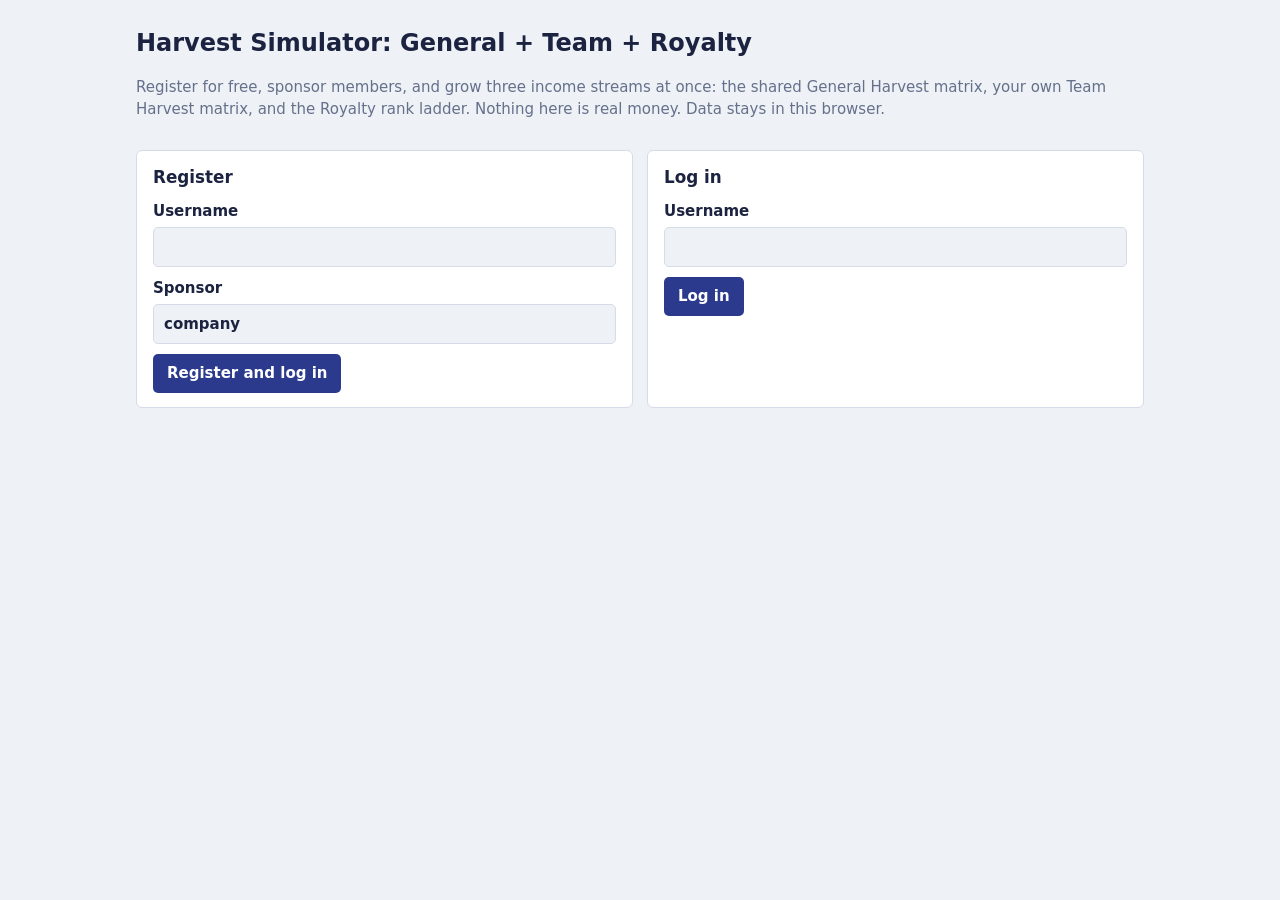
<file: sim/ecowealth/index.html>
<!doctype html>
<html lang="en">
  <head>
    <meta charset="utf-8" />
    <meta
      name="viewport"
      content="width=device-width, initial-scale=1, viewport-fit=cover"
    />
    <title>
      EcoWealth Simulator: Indirect Referral + General Harvest + Team Harvest +
      Royalty + Unilevel
    </title>
    <style>
      :root {
        --bg: #eef1f6;
        --pan: #fff;
        --ink: #1c2340;
        --mut: #65708a;
        --line: #d5dbe8;
        --ok: #1f8a5b;
        --amb: #b7791f;
        --hi: #e8ecfb;
        --btn: #2b3a8c;
        --btnink: #fff;
      }
      @media (prefers-color-scheme: dark) {
        :root:not([data-theme="light"]) {
          --bg: #10142a;
          --pan: #181e3a;
          --ink: #e7eaf7;
          --mut: #94a0c2;
          --line: #2a3358;
          --ok: #4fd39a;
          --amb: #e7b45a;
          --hi: #212a54;
          --btn: #8fa2ff;
          --btnink: #10142a;
        }
      }
      :root[data-theme="dark"] {
        --bg: #10142a;
        --pan: #181e3a;
        --ink: #e7eaf7;
        --mut: #94a0c2;
        --line: #2a3358;
        --ok: #4fd39a;
        --amb: #e7b45a;
        --hi: #212a54;
        --btn: #8fa2ff;
        --btnink: #10142a;
      }
      * {
        box-sizing: border-box;
      }
      body {
        margin: 0;
        background: var(--bg);
        color: var(--ink);
        font:
          15px/1.5 system-ui,
          -apple-system,
          "Segoe UI",
          Roboto,
          sans-serif;
        font-variant-numeric: tabular-nums;
      }
      main {
        max-width: 1040px;
        margin: 0 auto;
        padding: 20px 16px 48px;
      }
      h1 {
        font-size: 1.5rem;
        margin: 0.2em 0;
      }
      h2 {
        font-size: 1.05rem;
        margin: 0 0 0.6em;
      }
      .mut {
        color: var(--mut);
      }
      .err {
        background: #fde8e8;
        color: #8a1f1f;
        padding: 8px 12px;
        border-radius: 6px;
      }
      .pan {
        background: var(--pan);
        border: 1px solid var(--line);
        border-radius: 6px;
        padding: 14px 16px;
        margin: 14px 0;
      }
      .top {
        display: flex;
        justify-content: space-between;
        align-items: center;
        gap: 12px;
        flex-wrap: wrap;
      }
      .stats {
        display: flex;
        flex-wrap: wrap;
        border: 1px solid var(--line);
        border-radius: 6px;
        background: var(--pan);
        margin-top: 14px;
      }
      .stats div {
        flex: 1 1 150px;
        padding: 12px 16px;
        border-right: 1px solid var(--line);
      }
      .stats div:last-child {
        border-right: 0;
      }
      .stats b {
        display: block;
        font-size: 1.4rem;
      }
      label {
        display: block;
        margin: 0 0 10px;
        font-weight: 600;
      }
      input {
        display: block;
        width: 100%;
        margin-top: 4px;
        padding: 8px 10px;
        font: inherit;
        color: inherit;
        background: var(--bg);
        border: 1px solid var(--line);
        border-radius: 5px;
      }
      button {
        font: inherit;
        font-weight: 600;
        padding: 8px 14px;
        border: 0;
        border-radius: 5px;
        background: var(--btn);
        color: var(--btnink);
        cursor: pointer;
      }
      button.sec {
        background: transparent;
        color: var(--ink);
        border: 1px solid var(--line);
      }
      button:focus-visible,
      input:focus-visible,
      a:focus-visible {
        outline: 2px solid var(--btn);
        outline-offset: 2px;
      }
      .row {
        display: flex;
        gap: 8px;
        flex-wrap: wrap;
        align-items: end;
      }
      .row input {
        width: auto;
        flex: 1 1 160px;
        margin: 0;
      }
      .row .n {
        flex: 0 0 90px;
      }
      .g2 {
        display: grid;
        grid-template-columns: repeat(auto-fit, minmax(300px, 1fr));
        gap: 14px;
      }
      .sc {
        overflow-x: auto;
      }
      table {
        width: 100%;
        border-collapse: collapse;
      }
      th,
      td {
        text-align: left;
        padding: 7px 10px;
        border-bottom: 1px solid var(--line);
        white-space: nowrap;
      }
      th {
        font-weight: 600;
        color: var(--mut);
      }
      tr.me td {
        background: var(--hi);
      }
      .ok {
        color: var(--ok);
        font-weight: 600;
      }
      .bar {
        width: 110px;
        height: 8px;
        background: var(--line);
        border-radius: 4px;
        overflow: hidden;
      }
      .bar i {
        display: block;
        height: 100%;
        background: var(--amb);
      }
      :root {
        --tok: #4fd39a;
      }
      @media (prefers-color-scheme: dark) {
        :root:not([data-theme="light"]) {
          --tok: #1f8a5b;
        }
      }
      :root[data-theme="dark"] {
        --tok: #1f8a5b;
      }
      :root {
        padding-top: env(safe-area-inset-top, 0px);
        padding-bottom: env(safe-area-inset-bottom, 0px);
      }
      html {
        scroll-padding-top: env(safe-area-inset-top, 0px);
      }
      a {
        color: var(--btn);
      }
      select {
        font: inherit;
        display: block;
        width: 100%;
        margin-top: 4px;
        padding: 8px 10px;
        color: inherit;
        background: var(--bg);
        border: 1px solid var(--line);
        border-radius: 5px;
      }
      .row select {
        width: auto;
        flex: 1 1 140px;
        margin: 0;
      }
      .sr {
        position: absolute;
        width: 1px;
        height: 1px;
        overflow: hidden;
        clip: rect(0 0 0 0);
        white-space: nowrap;
      }
      .pgr {
        display: flex;
        flex-wrap: wrap;
        align-items: center;
        justify-content: space-between;
        gap: 10px 16px;
        padding-top: 10px;
      }
      .pbs {
        display: flex;
        flex-wrap: wrap;
        align-items: center;
        gap: 4px;
      }
      .pb {
        min-width: 36px;
        height: 36px;
        padding: 0 8px;
        background: transparent;
        color: var(--ink);
        border: 1px solid var(--line);
      }
      .pb.cur {
        background: var(--btn);
        color: var(--btnink);
        border-color: var(--btn);
      }
      .pb[aria-disabled="true"] {
        opacity: 0.4;
        cursor: not-allowed;
      }
      .rpp {
        display: inline-flex;
        align-items: center;
        gap: 6px;
        margin: 0;
        font-weight: 400;
      }
      .rpp select {
        padding: 6px 8px;
        color: inherit;
        background: var(--bg);
        border: 1px solid var(--line);
        border-radius: 5px;
      }
      select:focus-visible {
        outline: 2px solid var(--btn);
        outline-offset: 2px;
      }
      @media (pointer: coarse) {
        .pb {
          min-width: 44px;
          height: 44px;
        }
      }
      #toasts {
        position: fixed;
        left: 50%;
        bottom: 16px;
        transform: translateX(-50%);
        display: flex;
        flex-direction: column;
        gap: 8px;
        width: min(92vw, 420px);
        padding-bottom: env(safe-area-inset-bottom, 0px);
        z-index: 10;
        pointer-events: none;
      }
      .toast {
        pointer-events: auto;
        display: flex;
        align-items: flex-start;
        gap: 10px;
        padding: 10px 12px;
        border-radius: 6px;
        background: var(--ink);
        color: var(--bg);
        box-shadow: 0 4px 14px rgba(0, 0, 0, 0.25);
        animation: tin 0.18s ease-out;
      }
      .toast .ti {
        color: var(--tok);
        font-weight: 700;
      }
      .toast span:nth-child(2) {
        flex: 1;
      }
      .toast button {
        padding: 0 6px;
        background: none;
        color: inherit;
        font-size: 1.2rem;
        line-height: 1;
      }
      .toast button:focus-visible {
        outline-color: currentColor;
      }
      @keyframes tin {
        from {
          opacity: 0;
          transform: translateY(8px);
        }
      }
      .toast.out {
        opacity: 0;
        transform: translateY(6px);
        transition:
          opacity 0.5s ease,
          transform 0.5s ease;
      }
      @media (prefers-reduced-motion: reduce) {
        .toast {
          animation: none;
        }
        .toast.out {
          transform: none;
        }
      }
    </style>
  </head>
  <body>
    <main id="root"></main>
    <div id="toasts" role="status" aria-live="polite"></div>
    <div id="alerts" class="sr" role="alert"></div>
    <script>
      // EcoWealth Simulator - five independent bonus systems sharing one sponsor tree and one
      // registration event. New to this file? Start here, then the comment above each function fills
      // in the specifics. (The page title lists all five; this file predates two of them and the
      // comment used to say "three" - this block is the fix for that, kept in sync with what's below.)
      //
      // THE SHARED TREE. Every member is one entry in S.users: {id, name, sp}, where sp is the
      // sponsoring member's id. Company (id 0) is the root; it never earns or qualifies for anything,
      // and can never log in. Every system below reads this one tree - none of them keep a separate
      // copy of who sponsored whom.
      //
      // THE FIVE SYSTEMS, roughly in the order a new member would encounter them:
      //
      //  1. INDIRECT REFERRAL BONUS - a flat, one-time, unconditional payout, instantly, the moment a
      //     new member registers. Pays up to 10 levels of REAL sponsors above the new member
      //     (INDIRECT_BONUS: 500/100/50/40/30/20/10/5/5/5), no quota or rank required, same amount
      //     regardless of anyone's history. See payIndirectReferral().
      //
      //  2. GENERAL HARVEST - one shared 3-wide, 10-level matrix for the WHOLE network. Sponsoring 3
      //     directs "qualifies" a member and adds them to the Harvest queue (S.mx); the first-ever
      //     member to qualify becomes the matrix's permanent apex (queue position 0, paid from the
      //     whole network's later qualifiers), and everyone else fills the matrix in queue order,
      //     breadth-first. See levelsG()/earnedG().
      //
      //  3. TEAM HARVEST - every Harvest-qualified member ALSO gets their own private 3x10 matrix,
      //     filled only by their downline who qualified for Harvest AFTER they did - qualifying early
      //     matters, since a team can never include someone who beat its own apex to qualifying. Same
      //     matrix shape and bonus-per-level idea as General Harvest, just a different, personal
      //     population. See levelsT()/earnedT()/counts()/team().
      //
      //  4. ROYALTY - a rank ladder, Member -> Leader -> Supervisor -> Manager -> Director, that is
      //     completely independent of Harvest qualification: it is driven purely by TEAM COMPOSITION
      //     (how many downline members, at any depth, already hold the rank below you), not by the
      //     3-direct Harvest gate. A member can be Harvest-qualified (3+ directs) without being a
      //     Royalty Leader (10+ directs) yet, or the reverse. Ranks are permanent once reached.
      //     Supervisor, Manager and Director also earn a monthly peso royalty - evaluated once a month,
      //     on demand, via "Advance month" - based on their team's repeat-purchase sales against a
      //     per-rank quota. See ranks()/payout()/evaluateMonth().
      //
      //  5. UNILEVEL REPEAT-PURCHASE BONUS - pays a percentage of EVERY personal purchase, instantly,
      //     in real time: Level 0 (10%) always goes to the buyer themselves, and Levels 1-10
      //     (5/5/5/3/3/2/2/2/1/1%) go up the sponsor chain, one level each, but only to uplines who are
      //     currently "Active". Active/Inactive is a monthly flag (S.unilevelFlag), decided once a
      //     month from that member's OWN personal sales the month before, against a flat ₱500 quota -
      //     independent of rank, independent of Royalty's own quotas. Crucially, a member who has never
      //     been checked yet (month 1, or just-registered) reads as Active by default, not Inactive -
      //     only an evaluated month under quota switches someone to Inactive. See
      //     recordPurchase()/evaluateMonth().
      //
      // HOW THE FIVE SYSTEMS INTERACT:
      //  - A single registration (reg(), or bulkAdd() for many at once) can trigger Harvest
      //    qualification, a Royalty rank-up, AND an Indirect Referral payout, all in one event - see the
      //    combined toasts built in doReg()/under()/doBulk().
      //  - A single personal purchase (recordPurchase()) feeds Royalty's group-sales figure (read later,
      //    at month-end) AND pays Unilevel instantly, in the same call.
      //  - "Advance month" (doAdvance() -> evaluateMonth()) does exactly two things: pays Royalty, and
      //    recomputes next month's Unilevel Active/Inactive flags. It creates no purchases of its own
      //    and never touches Harvest, Indirect Referral, or the matrices.
      //  - "Auto-purchase" (doAutoPurchase() -> autoPurchasePass()) is the ONLY thing that simulates new
      //    purchases in bulk, and is a deliberately separate action from "Advance month" - this used to
      //    be bundled into Advance month, which made Unilevel's real-time payouts impossible to test
      //    with precise, chosen amounts (an auto-purchase could land on anyone, at a random time,
      //    between a controlled test's steps). Splitting them means Advance month is now a pure,
      //    predictable evaluation step, and Auto-purchase is an explicit, optional bulk-activity
      //    simulator that still pays Unilevel in real time, exactly like a manual purchase would.
      //
      // HOW THIS FILE IS LAID OUT, top to bottom: constants -> state shape & persistence ->
      // registration & Indirect Referral -> Harvest matrix maths -> Royalty rank & payout maths ->
      // Unilevel real-time payout & monthly eligibility -> sponsor-pattern bulk registration ->
      // toast/focus/pagination UI helpers -> dash() (the whole logged-in page) and authView() (the
      // logged-out page) -> event handlers wired to the HTML's onclick/onsubmit attributes -> render(),
      // the single entry point that redraws the page after every state change.
      // General and Team Harvest's per-level bonus amounts, index = level (1-10), index 0 unused.
      // T(L) is the matrix's slot formula: level L has exactly 3^L slots.
      const BONUS_G = [
        0, 2e3, 4e3, 8e3, 12e3, 25e3, 1e5, 25e4, 48e4, 25e5, 5e6,
      ];
      const BONUS_T = [0, 1e3, 2e3, 4e3, 6e3, 12e3, 5e4, 12e4, 2e5, 12e5, 35e5];
      const T = (n) => 3 ** n;
      // Royalty's three paid ranks: the monthly Group Sales quota each must clear, and the two
      // percentages (of Group Sales, and of the rank-holder's own Personal Sales) paid once it is.
      const RANK_QUOTA = {
        Supervisor: 500000,
        Manager: 1000000,
        Director: 5000000,
      };
      const GROUP_PCT = { Supervisor: 0.03, Manager: 0.05, Director: 0.1 };
      const PERSONAL_PCT = { Supervisor: 0.05, Manager: 0.1, Director: 0.15 };
      // Auto-purchase's simulated activity: ~PUR_RATE of the network buys a random amount each pass,
      // in PUR_MIN..PUR_MAX, rounded to the nearest 100.
      const PUR_RATE = 0.3,
        PUR_MIN = 500,
        PUR_MAX = 5000;
      // Unilevel's per-level rate on every personal purchase, index = level. Index 0 is the buyer's
      // own cut (always paid); indices 1-10 go to sponsors above them (paid only while Active).
      // UNILEVEL_QUOTA is the flat monthly personal-sales figure that decides next month's Active
      // status - unrelated to Royalty's own, per-rank quotas in RANK_QUOTA above.
      const UNILEVEL_PCT = [
        0.1, 0.05, 0.05, 0.05, 0.03, 0.03, 0.02, 0.02, 0.02, 0.01, 0.01,
      ];
      const UNILEVEL_QUOTA = 500;
      // Indirect Referral's flat per-level payout on every registration, index = level (1-10).
      const INDIRECT_BONUS = [0, 500, 100, 50, 40, 30, 20, 10, 5, 5, 5]; // index 0 unused - there is no Level 0 here
      // What one registration is modeled as "selling" for, in the Company Report's revenue figure.
      const BASIC_ACCOUNT_PRICE = 5000;
      // Royalty's five rank names, index = rankLvl()'s 0-4 output.
      const RN = ["Member", "Leader", "Supervisor", "Manager", "Director"];
      const nf = (n) => n.toLocaleString("en-US"), // number with thousands separators
        peso = (n) => "₱" + nf(n); // ...with a peso sign in front
      // localStorage key. All of this page's state lives under this one key, as one JSON blob.
      const KEY = "royalty_harvests_v1";
      // Module-level, NOT part of S, so none of these survive a reset() or a page reload:
      //   mem    - in-memory fallback copy of S's JSON, used if localStorage itself is unavailable
      //            (private browsing, storage disabled, quota exceeded) so the page still works for
      //            the rest of this tab's life, just without persistence across reloads (see warn).
      //   warn   - true once any localStorage call has failed; dash()/authView() show a small notice.
      //   armed  - the Reset button's "click again to confirm" state.
      //   lastIndirect - the most recent payIndirectReferral() result ({total, dist}), stashed here so
      //            whichever caller just registered someone (doReg/under/doBulk) can report on it in
      //            their own toast without reg()/bulkAdd() needing to change what they return.
      let mem = "",
        warn = false,
        armed = false,
        lastIndirect = null;
      // The complete shape of this app's state, S. Everything the simulator knows lives in one of
      // these fields; nothing is tracked outside S except the four module-level variables just above.
      //   users               - every registered member, in registration order: {id, name, sp}. id is
      //                         always equal to its own array index (ids are never reused or gapped),
      //                         which every O(N) pass in this file relies on. sp is the sponsor's id,
      //                         always smaller than this member's own id. id 0 is "company", the root.
      //   mx                  - the Harvest qualification queue: ids, in the order each one sponsored
      //                         their 3rd direct. Position in this array drives General Harvest (queue
      //                         index = matrix position) and gates Team Harvest (only queue members
      //                         count, and only a downline that queued later than you is "your team").
      //   me                  - the id of whoever is currently logged in, or null if nobody is.
      //   on                  - {g,t,r,u,i}: which of the five bonus streams (General/Team/Royalty/
      //                         Unilevel/Indirect) the UI currently folds into "Total ₱" and the
      //                         members-table ranking. Purely a display preference - never affects the
      //                         Company Report, which always counts every peso actually paid.
      //   month               - the current month number, starting at 1, incremented only by
      //                         evaluateMonth() (i.e. only by "Advance month").
      //   sales               - {id: pesos}, THIS MONTH's personal purchases only. Reset to {} by
      //                         evaluateMonth(); this is the figure both Royalty's quota check and
      //                         Unilevel's next-month Active/Inactive decision read.
      //   purchasedAll        - {id: pesos}, ALL-TIME personal purchases, never reset. Feeds the
      //                         Company Report's repeat-purchase revenue line.
      //   earnedAll           - {id: pesos}, Royalty earned all-time.
      //   lastMonthTotal/Count - Royalty's total paid, and how many members earned it, in the month
      //                         that most recently ended (snapshotted by evaluateMonth() right before
      //                         the reset below it).
      //   unilevelEarned      - {id: pesos}, Unilevel earned all-time (across every real-time payout).
      //   unilevelFlag        - {id: true|false}, each member's Active (true) / Inactive (false)
      //                         status for the CURRENT month, wholesale-replaced every evaluateMonth()
      //                         call. A member with no entry at all here (never yet evaluated) is
      //                         Active by default - see the eligibility check inside recordPurchase().
      //   unilevelLastSales   - {id: pesos}, a snapshot of each member's S.sales at the moment of the
      //                         most recent evaluateMonth(), kept only so the UI can show "you bought
      //                         ₱X last month" without having to recompute it from history.
      //   unilevelMonthTotal  - running total of Unilevel paid out since the last evaluateMonth(),
      //                         across every recordPurchase() call (manual or Auto-purchase). Snapshotted
      //                         into lastMonthUnilevelTotal and reset to 0 each time the month turns over.
      //   lastMonthUnilevelTotal - Unilevel's total for the month that most recently ended.
      //   lastAutoPurchaseLog - the detailed per-purchase breakdown from the MOST RECENT Auto-purchase
      //                         click only (who bought, how much, who it paid and at what level) -
      //                         wholesale-replaced every click, never accumulated across clicks or months.
      //                         Lets the logged-in member see exactly where their Unilevel money from
      //                         that one pass came from (see the apl panel inside dash()).
      //   indirectEarned      - {id: pesos}, Indirect Referral earned all-time.
      const fresh = () => ({
        users: [{ id: 0, name: "company", sp: null }],
        mx: [],
        me: null,
        on: { g: 1, t: 1, r: 1, u: 1 },
        month: 1,
        sales: {},
        purchasedAll: {},
        earnedAll: {},
        lastMonthTotal: 0,
        lastMonthCount: 0,
        unilevelEarned: {},
        unilevelFlag: {},
        unilevelLastSales: {},
        unilevelMonthTotal: 0,
        lastMonthUnilevelTotal: 0,
        lastAutoPurchaseLog: [],
        indirectEarned: {},
      });
      // Load saved state, falling back to the in-memory copy (see mem, above) and then to a brand new
      // fresh() network if neither exists yet (first-ever visit, or storage unavailable from the start).
      function load() {
        try {
          const s = localStorage.getItem(KEY);
          if (s) return JSON.parse(s);
        } catch (e) {
          warn = true;
        }
        return mem ? JSON.parse(mem) : fresh();
      }
      let S = load();
      // Backward-compatible defaults for state saved by an earlier version of this page, before a
      // field existed yet: S.on||{...} only helps a BRAND NEW S (nothing saved at all), since an
      // EXISTING S.on object already exists and skips the ||; each new stream needs its own explicit
      // ===undefined check so old sessions pick up the new default instead of silently reading as 0/off.
      S.on = S.on || { g: 1, t: 1, r: 1, u: 1, i: 1 };
      if (S.on.u === undefined) S.on.u = 1;
      if (S.on.i === undefined) S.on.i = 1;
      S.unilevelEarned = S.unilevelEarned || {};
      S.unilevelLastSales = S.unilevelLastSales || {};
      // Migrate the old gate naming (missing meant closed) to the new flag (missing means Active). Existing
      // explicit true/false decisions carry over unchanged; only never-yet-evaluated members change meaning.
      S.unilevelFlag = S.unilevelFlag || S.unilevelGate || {};
      delete S.unilevelGate;
      S.unilevelMonthTotal = S.unilevelMonthTotal || 0;
      S.lastMonthUnilevelTotal = S.lastMonthUnilevelTotal || 0;
      S.indirectEarned = S.indirectEarned || {};
      S.lastAutoPurchaseLog = S.lastAutoPurchaseLog || [];
      // Persist S as one JSON blob, every time anything changes it. mem (see above) always gets the
      // latest copy even if localStorage itself fails, so the running page keeps working regardless.
      function save() {
        mem = JSON.stringify(S);
        try {
          localStorage.setItem(KEY, mem);
        } catch (e) {
          warn = true;
        }
      }
      const U = (id) => S.users[id]; // look up a member by id - works because id === its array index
      const byName = (n) =>
        S.users.find(
          (u) => u.name.toLowerCase() === String(n).trim().toLowerCase(),
        );
      // directs(): how many people THIS member personally sponsored, regardless of Harvest/Royalty
      // status. O(N) per call (a full scan), fine for the one-off single-registration path that calls
      // it; bulkAdd() keeps its own running liveDirects count instead so a whole batch stays fast.
      const directs = (id) => S.users.filter((u) => u.sp === id).length;
      // pos(): this member's position in the Harvest queue (S.mx), or -1 if they have not qualified.
      const pos = (id) => S.mx.indexOf(id);

      // Pays a flat, unconditional bonus to each of a new member's sponsors, up to 10 levels up, the instant
      // registration succeeds - no quota, no rank, no monthly cycle, unlike Unilevel or Royalty. Stashes its
      // own result in lastIndirect so whichever caller just registered someone can report on it immediately.
      function payIndirectReferral(newId) {
        let cur = U(newId).sp,
          total = 0;
        const dist = [];
        for (let L = 1; L <= 10 && cur !== null; L++) {
          if (cur > 0) {
            const amt = INDIRECT_BONUS[L];
            S.indirectEarned[cur] = (S.indirectEarned[cur] || 0) + amt;
            total += amt;
            dist.push({ id: cur, level: L, amount: amt });
          }
          cur = U(cur).sp;
        }
        lastIndirect = { total, dist };
        return lastIndirect;
      }
      // Register a free member. If the sponsor now has 3 directs, they join the Harvest queue. Royalty rank
      // is never tracked here - it is derived fresh from the tree whenever ranks() is called. Indirect
      // Referral always runs, as an unconditional side effect of registering - see payIndirectReferral().
      function reg(name, spName) {
        name = name.trim();
        if (!/^[a-z0-9_]{2,20}$/i.test(name))
          return "Username must be 2 to 20 letters, numbers or underscores.";
        if (byName(name)) return "That username is already taken.";
        const sp = byName(spName || "company");
        if (!sp)
          return 'Sponsor not found. Use an existing username, or "company".';
        S.users.push({ id: S.users.length, name, sp: sp.id });
        if (sp.id && pos(sp.id) < 0 && directs(sp.id) >= 3) S.mx.push(sp.id);
        const u = S.users[S.users.length - 1];
        payIndirectReferral(u.id);
        return u;
      }

      // ---- HARVEST: GENERAL + TEAM MATRIX MATHS ----
      // Both matrices share the same shape (3 directs per slot, 10 levels, level L holding T(L)=3^L
      // slots) and the same "levels array" result shape: ten {L, t, f, paid, b} objects, one per level
      // (t = total slots, f = how many are filled, paid = f>=t, b = that level's bonus amount). Every
      // function below from earn() through progT() is generic over that shape, so the exact same code
      // pays out General and Team Harvest - only WHO counts as "filled" differs between the two.
      //
      // General matrix: position p = this member's index in the Harvest queue (S.mx), apex = p 0, and
      // slots fill breadth-first in queue order - level L's T(L) slots are exactly the T(L) queue
      // positions starting right after level L-1's. Team matrix: n = how many of THIS member's
      // downline queued for Harvest after they did (see counts()); the matrix fills the same way, just
      // counting a personal population instead of a shared queue position.
      function levelsG(p) {
        const N = S.mx.length;
        return Array.from({ length: 10 }, (_, i) => {
          const L = i + 1,
            t = T(L),
            s = t * p + (t - 1) / 2,
            f = Math.max(0, Math.min(t, N - s));
          return { L, t, f, paid: f >= t, b: BONUS_G[L] };
        });
      }
      const levelsT = (n) =>
        Array.from({ length: 10 }, (_, i) => {
          const L = i + 1,
            t = T(L),
            f = Math.max(0, Math.min(t, n - (t - 3) / 2));
          return { L, t, f, paid: f >= t, b: BONUS_T[L] };
        });
      // earn(): total bonus paid so far across a levels array (every level that's already full).
      // prg(): a one-line progress string for the first level that ISN'T full yet.
      const earn = (a) => a.reduce((s, l) => s + (l.paid ? l.b : 0), 0),
        prg = (a) => {
          const l = a.find((x) => !x.paid);
          return l
            ? `Level ${l.L}: ${nf(l.f)}/${nf(l.t)}`
            : "All 10 levels complete";
        };
      const earnedG = (p) => earn(levelsG(p)),
        progG = (p) => prg(levelsG(p)),
        earnedT = (n) => earn(levelsT(n)),
        progT = (n) => prg(levelsT(n));
      // Renders one levels array as the ten-row table used for both the General and Team matrix panels.
      const lvT = (L) =>
        `<div class="sc"><table><tr><th>Level</th><th>Slots</th><th>Filled</th><th>Bonus</th><th>Status</th></tr>${L.map((l) => `<tr><td>${l.L}</td><td>${nf(l.t)}</td><td>${nf(l.f)}</td><td>${peso(l.b)}</td><td>${l.paid ? '<span class="ok">Paid</span>' : `<div class="bar" title="${nf(l.f)} of ${nf(l.t)}"><i style="width:${(l.f / l.t) * 100}%"></i></div>`}</td></tr>`).join("")}</table></div>`;
      // dep(n): the deepest Team Harvest level a team of size n has filled - used for the "fastest
      // team" style stats, given any individual member's team size.
      const dep = (n) => {
        let L = 0;
        while ((T(L + 1) - 1) / 2 <= n) L++;
        return L;
      };
      // parentName(q): the name of whoever sits directly above General-matrix position q (its parent
      // slot), found by the matrix's fixed 3-children-per-slot formula - purely positional, unrelated
      // to the sponsor tree itself.
      const parentName = (q) => U(S.mx[Math.floor((q - 1) / 3)]).name;
      // depth(): the deepest General Harvest level the WHOLE network's queue has filled so far - the
      // network-wide equivalent of dep(), read straight from S.mx.length instead of a team size.
      function depth() {
        const i = S.mx.length - 1;
        if (i < 0) return "None yet";
        let L = 0;
        while ((T(L + 1) - 1) / 2 <= i) L++;
        return L ? "Level " + L : "Apex only";
      }
      // lvOf(r): which Team Harvest level a teammate at 0-based rank r (r-th to have qualified, among
      // a team) lands on - the inverse of the slot-count formula T(L).
      const lvOf = (r) => {
        let L = 1;
        while (r >= (T(L + 1) - 3) / 2) L++;
        return L;
      };
      // pd(): how many levels in a levels array are already paid (fully filled) - used by snap() to
      // build a before/after picture for toasts, without needing the bonus amounts, just the count.
      const pd = (a) => a.filter((l) => l.paid).length;
      // isUp(a, u): is member a an ancestor of member u, anywhere up u's sponsor chain? The basic
      // "is this person in my downline" test that team(), the general-matrix Direct/Indirect/Outside
      // labels, and the Royalty team-scoping logic are all built from.
      const isUp = (a, u) => {
        let x = U(u).sp;
        while (x !== null && x !== a) x = U(x).sp;
        return x === a;
      };
      // Teammate counts: for each ancestor, downline who joined the Harvest queue after them (company counts everyone).
      function counts() {
        const Q = new Map(S.mx.map((u, i) => [u, i])),
          n = {};
        S.mx.forEach((u, i) => {
          for (let a = U(u).sp; a !== null; a = U(a).sp) {
            const q = a === 0 ? -1 : Q.has(a) ? Q.get(a) : Infinity;
            if (q < i) n[a] = (n[a] || 0) + 1;
          }
        });
        return n;
      }
      // team(id): id's Team Harvest team - their downline who joined the Harvest queue AFTER id did,
      // in queue order. (Contrast with Royalty's teamOf(), below, which is id's ENTIRE downline,
      // unconditional on Harvest queue order at all - two genuinely different "team" definitions that
      // happen to share a name in everyday use, each serving its own bonus system.)
      function team(id) {
        const o = [];
        for (let i = pos(id) + 1; i < S.mx.length; i++)
          if (isUp(id, S.mx[i])) o.push(S.mx[i]);
        return o;
      }
      // snap(): a before-picture of every Harvest-qualified member's completed-level counts (General
      // and Team both), for toasts to diff against after a registration - see qmsg(), further down,
      // which turns two snap() calls into "you completed Level 2, 3 other members completed a level".
      const snap = () => {
        const n = counts(),
          g = {},
          t = {};
        S.mx.forEach((u, i) => {
          g[u] = pd(levelsG(i));
          t[u] = pd(levelsT(n[u] || 0));
        });
        return { q: S.mx.length, g, t };
      };

      // ---- ROYALTY: RANK LADDER + MONTHLY PAYOUT MATHS ----
      // Subtree rollup: out[id] = fn(id) + fn summed over id's entire downline. out[0] totals the whole network.
      // Valid because every sponsor already has a smaller id than its sponsee (ids are assigned in join order).
      // This single O(N) pass is what makes ranks(), groupSalesAll() and teamOf()'s callers all cheap
      // even at tens of thousands of members - Royalty's "team" is the whole downline, with no cap and
      // no queue-order filter the way Harvest's team() has, so a naive per-member tree walk would be
      // far slower at scale.
      function rollup(fn) {
        const N = S.users.length - 1,
          out = {};
        for (let i = N; i >= 1; i--) {
          out[i] = (out[i] || 0) + fn(i);
          const p = S.users[i].sp;
          if (p !== null) out[p] = (out[p] || 0) + out[i];
        }
        return out;
      }
      // directCounts(): every member's direct-sponsee count, all at once, as one dict - the O(N)-total
      // equivalent of calling directs() (above) once per member, which would cost O(N^2). Used
      // wherever a full-network pass needs everyone's count at once (ranks(), dash()'s stats).
      function directCounts() {
        const d = {};
        for (let i = 1; i < S.users.length; i++) {
          const p = S.users[i].sp;
          if (p !== null) d[p] = (d[p] || 0) + 1;
        }
        return d;
      }
      // Royalty ranks are self-prerequisite and therefore automatically cumulative: a team member who has gone
      // on to Director still satisfies "10 Leaders", because Director required Manager, which required
      // Supervisor, which required Leader. Entirely independent of Harvest's own 3-direct qualification.
      function ranks() {
        const N = S.users.length - 1,
          d = directCounts();
        const isL = {};
        for (let i = 1; i <= N; i++) isL[i] = (d[i] || 0) >= 10;
        const r1 = rollup((i) => (isL[i] ? 1 : 0));
        const isS = {};
        for (let i = 1; i <= N; i++)
          isS[i] = isL[i] && r1[i] - (isL[i] ? 1 : 0) >= 10;
        const r2 = rollup((i) => (isS[i] ? 1 : 0));
        const isM = {};
        for (let i = 1; i <= N; i++)
          isM[i] = isS[i] && r2[i] - (isS[i] ? 1 : 0) >= 10;
        const r3 = rollup((i) => (isM[i] ? 1 : 0));
        const isD = {};
        for (let i = 1; i <= N; i++)
          isD[i] = isM[i] && r3[i] - (isM[i] ? 1 : 0) >= 10;
        const ts = rollup(() => 1);
        return { d, isL, isS, isM, isD, r1, r2, r3, ts };
      }
      // rankName()/rankLvl(): turn a ranks() result into this member's single highest rank, as a
      // display string or as a 0 (Member) to 4 (Director) number for sorting/comparison.
      const rankName = (R, i) =>
        R.isD[i]
          ? "Director"
          : R.isM[i]
            ? "Manager"
            : R.isS[i]
              ? "Supervisor"
              : R.isL[i]
                ? "Leader"
                : "Member";
      const rankLvl = (R, i) =>
        R.isD[i] ? 4 : R.isM[i] ? 3 : R.isS[i] ? 2 : R.isL[i] ? 1 : 0;
      // Every member's "Group Sales": their own S.sales this month, plus their entire downline's -
      // exactly what each paid rank's monthly quota (RANK_QUOTA) is checked against.
      const groupSalesAll = () => rollup((i) => S.sales[i] || 0);
      // teamOf(id): id's ENTIRE downline, any depth, unconditional on Harvest queue order or anything
      // else - this is Royalty's own notion of "team" (see the comment on team(), above, for how it
      // differs from Team Harvest's). Used for the rank ladder's "10 team members who are X+" checks
      // and for the "Your Royalty team" table in dash().
      function teamOf(id) {
        const kids = {};
        for (let i = 1; i < S.users.length; i++) {
          const p = S.users[i].sp;
          if (p !== null) (kids[p] = kids[p] || []).push(i);
        }
        const out = [],
          stack = [id];
        while (stack.length) {
          const x = stack.pop();
          (kids[x] || []).forEach((c) => {
            out.push(c);
            stack.push(c);
          });
        }
        return out;
      }
      // Reference data + a renderer for the Rank ladder panel: RANK_ROWS is the plain-English
      // requirement text; ladderT() fills in each paid rank's live quota/percentages from the
      // RANK_QUOTA/GROUP_PCT/PERSONAL_PCT constants, so the two never drift apart.
      const RANK_ROWS = [
        { r: "Member", req: "Automatic on registration" },
        { r: "Leader", req: "10 direct sponsees (not royalty-eligible)" },
        { r: "Supervisor", req: "10 team members who are Leader+" },
        { r: "Manager", req: "10 team members who are Supervisor+" },
        { r: "Director", req: "10 team members who are Manager+" },
      ];
      const ladderT = () =>
        `<div class="sc"><table><caption class="sr">Royalty rank ladder</caption><tr><th>Rank</th><th>Requirement</th><th>Monthly quota</th><th>Group %</th><th>Personal %</th></tr>${RANK_ROWS.map((x) => `<tr><td>${x.r}</td><td>${x.req}</td><td>${RANK_QUOTA[x.r] ? peso(RANK_QUOTA[x.r]) : "—"}</td><td>${GROUP_PCT[x.r] ? Math.round(GROUP_PCT[x.r] * 100) + "%" : "—"}</td><td>${PERSONAL_PCT[x.r] ? Math.round(PERSONAL_PCT[x.r] * 100) + "%" : "—"}</td></tr>`).join("")}</table></div>`;
      // Same idea as ladderT() above, one reference table each for Unilevel's and Indirect Referral's
      // own schedules, both generated straight from their constants so the displayed numbers can never
      // drift from the numbers actually paid.
      const unilevelT = () =>
        `<div class="sc"><table><caption class="sr">Unilevel Repeat-Purchase Bonus schedule</caption><tr><th>Level</th><th>Who</th><th>Rate</th></tr>${UNILEVEL_PCT.map((pct, L) => `<tr><td>${L}</td><td>${L === 0 ? "The buyer (self)" : "Upline, " + L + " level" + (L > 1 ? "s" : "") + " up"}</td><td>${Math.round(pct * 100)}%</td></tr>`).join("")}</table></div>`;
      const indirectT = () =>
        `<div class="sc"><table><caption class="sr">Indirect Referral Bonus schedule</caption><tr><th>Level</th><th>Who</th><th>Bonus</th></tr>${INDIRECT_BONUS.slice(
          1,
        )
          .map(
            (amt, i) =>
              `<tr><td>${i + 1}</td><td>Upline, ${i + 1} level${i + 1 > 1 ? "s" : ""} up</td><td>${peso(amt)}</td></tr>`,
          )
          .join("")}</table></div>`;

      // The Royalty payout formula for one member this month: not eligible at all if they're not a
      // paid rank (rankNm isn't in RANK_QUOTA); otherwise pays rank% of Group Sales + rank% of Personal
      // Sales, but ONLY if Group Sales actually cleared that rank's quota - falling short pays nothing,
      // it doesn't scale down proportionally.
      function payout(rankNm, gs, ps) {
        const q = RANK_QUOTA[rankNm];
        if (q === undefined)
          return { elig: false, hit: false, quota: 0, pay: 0 };
        const hit = gs >= q;
        return {
          elig: true,
          hit,
          quota: q,
          pay: hit
            ? Math.round(GROUP_PCT[rankNm] * gs + PERSONAL_PCT[rankNm] * ps)
            : 0,
        };
      }
      // Unilevel pays in real time, on every purchase: Level 0 always goes to the buyer; levels 1-10 walk the
      // sponsor chain and pay each upline unless THEIR flag (set by last month's evaluateMonth) is explicitly
      // Inactive. A member with no entry yet - never evaluated, brand new, or still in month 1 - reads as
      // Active by default, which is what lets month 1 (and any new member) earn from their downline immediately.
      function recordPurchase(id, amt) {
        amt = Math.max(0, Math.round(+amt || 0));
        if (amt <= 0) return null;
        S.sales[id] = (S.sales[id] || 0) + amt;
        S.purchasedAll[id] = (S.purchasedAll[id] || 0) + amt;
        const l0 = Math.round(UNILEVEL_PCT[0] * amt);
        S.unilevelEarned[id] = (S.unilevelEarned[id] || 0) + l0;
        S.unilevelMonthTotal = (S.unilevelMonthTotal || 0) + l0;
        let cur = U(id).sp,
          upTotal = 0,
          paidCount = 0,
          skippedCount = 0;
        const dist = [];
        for (let L = 1; L <= 10 && cur !== null; L++) {
          if (cur > 0) {
            if (S.unilevelFlag[cur] !== false) {
              const pay = Math.round(UNILEVEL_PCT[L] * amt);
              S.unilevelEarned[cur] = (S.unilevelEarned[cur] || 0) + pay;
              S.unilevelMonthTotal = (S.unilevelMonthTotal || 0) + pay;
              upTotal += pay;
              paidCount++;
              dist.push({ id: cur, level: L, amount: pay });
            } else skippedCount++;
          }
          cur = U(cur).sp;
        }
        return { amt, l0, upTotal, paidCount, skippedCount, dist };
      }
      // Simulates purchase activity for ~PUR_RATE of the network. Each purchase still runs through
      // recordPurchase(), so Unilevel still pays in real time, exactly as a manual purchase would - this
      // is a standalone action now, separate from evaluateMonth()/Advance Month, which only judges eligibility.
      function autoPurchasePass() {
        const N = S.users.length - 1;
        let buyers = 0,
          total = 0,
          unilevel = 0;
        const log = [];
        for (let i = 1; i <= N; i++)
          if (Math.random() < PUR_RATE) {
            const amt =
              PUR_MIN +
              Math.floor(Math.random() * ((PUR_MAX - PUR_MIN) / 100 + 1)) * 100;
            const r = recordPurchase(i, amt);
            if (r) {
              buyers++;
              total += r.amt;
              unilevel += r.l0 + r.upTotal;
              log.push({ buyer: i, amt: r.amt, l0: r.l0, dist: r.dist });
            }
          }
        S.lastAutoPurchaseLog = log;
        return { buyers, total, unilevel };
      }
      // Evaluate every member's Group Sales against their rank's quota, pay Supervisor+, then reset the month.
      // Independent of Harvest: registering members never triggers this, only "Advance month" does.
      function evaluateMonth() {
        const R = ranks(),
          gs = groupSalesAll(),
          N = S.users.length - 1;
        let total = 0,
          count = 0;
        for (let i = 1; i <= N; i++) {
          const { pay } = payout(rankName(R, i), gs[i] || 0, S.sales[i] || 0);
          if (pay > 0) {
            S.earnedAll[i] = (S.earnedAll[i] || 0) + pay;
            total += pay;
            count++;
          }
        }
        // Unilevel's status for the WHOLE next month is fixed here, from this month's personal sales alone -
        // always an explicit true/false for every member, replacing whatever they had before. A member who has
        // never been through this check at all (brand new, or month 1) has no entry here yet, and the
        // eligibility check in recordPurchase() treats that absence as Active, not Inactive.
        const newFlag = {},
          lastSales = {};
        let activeNext = 0;
        for (let i = 1; i <= N; i++) {
          const s = S.sales[i] || 0;
          lastSales[i] = s;
          newFlag[i] = s >= UNILEVEL_QUOTA;
          if (newFlag[i]) activeNext++;
        }
        S.unilevelFlag = newFlag;
        S.unilevelLastSales = lastSales;
        const unilevelTotal = S.unilevelMonthTotal || 0;
        S.lastMonthUnilevelTotal = unilevelTotal;
        S.unilevelMonthTotal = 0;
        S.sales = {};
        S.month = (S.month || 1) + 1;
        S.lastMonthTotal = total;
        S.lastMonthCount = count;
        return { total, count, unilevelTotal, activeNext };
      }

      // ---- SPONSOR-PATTERN BULK REGISTRATION ----
      // sponsorPlan(): works out, upfront, who the sponsor of each of K NEW members will be, without
      // registering anyone yet - a "plan" rather than an action, so bulkAdd() (below) can execute it as
      // one fast pass. root=null means anywhere in the network; otherwise everything stays confined to
      // root's own existing team (plus root itself). Three patterns, each a different growth shape:
      //   random   - each new member's sponsor is picked at random from everyone in scope, including
      //              new members already placed earlier in this SAME batch - the ordinary, realistic
      //              shape, roughly as wide as it is deep.
      //   balanced - fills whichever in-scope member currently has the fewest directs first, capped at
      //              10 directs per member, producing the minimum-size tree needed to reach a given
      //              Harvest/Royalty rank: 11 members for the first Leader, 111 for the first
      //              Supervisor, 1111 for Manager, 11111 for Director.
      //   chain    - each new member's sponsor is simply the previous new member (or whoever already
      //              has the highest id in scope), producing one long, 1-wide line - good for testing
      //              deep-but-narrow structures, but since nobody in a pure chain ever reaches 3 or 10
      //              directs, nobody in it ever qualifies for Harvest or Royalty.
      // Pure tree structure either way - independent of Harvest qualification or Royalty rank, it only
      // decides who sponsors whom; placeholder objects like {ph:k} stand in for "the k-th new member in
      // this batch", resolved to a real id once bulkAdd() actually creates them in order.
      function sponsorPlan(pattern, root, K) {
        const real =
          root === null
            ? S.users.filter((u) => u.id !== 0).map((u) => u.id)
            : [root, ...teamOf(root)];
        if (pattern === "chain") {
          let cur = real.reduce((a, b) => Math.max(a, b), 0);
          const out = [];
          for (let k = 0; k < K; k++) {
            out.push(cur);
            cur = { ph: k };
          }
          return out;
        }
        if (pattern === "balanced") {
          const d = directCounts(),
            rem = new Map(),
            queue = [];
          if (root === null && real.length === 0) {
            rem.set(0, 1);
            queue.push(0);
          }
          real.forEach((id) => {
            const r = 10 - (d[id] || 0);
            if (r > 0) {
              rem.set(id, r);
              queue.push(id);
            }
          });
          if (!queue.length) {
            rem.set(root, 10);
            queue.push(root);
          }
          let head = 0;
          const out = [];
          for (let k = 0; k < K; k++) {
            while (rem.get(queue[head]) <= 0) head++;
            const sp = queue[head];
            out.push(sp);
            rem.set(sp, rem.get(sp) - 1);
            const ph = { ph: k };
            rem.set(ph, 10);
            queue.push(ph);
            if (rem.get(sp) <= 0) head++;
          }
          return out;
        }
        const pool = real.length ? real.slice() : [0];
        const out = [];
        for (let k = 0; k < K; k++) {
          out.push(pool[Math.floor(Math.random() * pool.length)]);
          pool.push({ ph: k });
        }
        return out;
      }
      // Fast bulk registration path: name assumed pre-validated and unique, sponsor given by id. Harvest's
      // 3-direct qualification is tracked incrementally (liveDirects/mxIdx) rather than rescanning the whole
      // network per registration, so a whole bulk batch stays O(K) even though it can push onto S.mx many
      // times over. Royalty rank needs no equivalent bookkeeping here, since ranks() derives it fresh on demand.
      function bulkAdd(pattern, root, K) {
        const plan = sponsorPlan(pattern, root, K);
        const newIds = new Array(K).fill(undefined);
        const liveDirects = directCounts();
        const mxIdx = new Map(S.mx.map((id, i) => [id, i]));
        let added = 0,
          indirectTotal = 0;
        for (let k = 0; k < K; k++) {
          let sp = plan[k];
          if (sp && typeof sp === "object") sp = newIds[sp.ph];
          if (sp === undefined) continue;
          const u = { id: S.users.length, name: "m" + S.users.length, sp };
          S.users.push(u);
          liveDirects[sp] = (liveDirects[sp] || 0) + 1;
          if (sp > 0 && liveDirects[sp] === 3 && !mxIdx.has(sp)) {
            mxIdx.set(sp, S.mx.length);
            S.mx.push(sp);
          }
          indirectTotal += payIndirectReferral(u.id).total;
          newIds[k] = u.id;
          added++;
        }
        return { added, indirectTotal };
      }

      // rankSnap(): a before-picture of every member's current rank level (0-4), for rankMsg() (below)
      // to diff against after a registration - the Royalty equivalent of snap(), further up.
      function rankSnap() {
        const R = ranks(),
          N = S.users.length - 1,
          s = {};
        for (let i = 1; i <= N; i++) s[i] = rankLvl(R, i);
        return s;
      }
      // Extra sentence for toasts: who newly reached which Royalty rank since snapshot b (id gets its own mention).
      function rankMsg(before, id) {
        const R = ranks(),
          N = S.users.length - 1;
        let mine = "";
        const c = [0, 0, 0, 0, 0];
        for (let i = 1; i <= N; i++) {
          const b = before[i] || 0,
            a = rankLvl(R, i);
          if (a > b) {
            if (i === id) mine = ` You are now a <b>${RN[a]}</b>!`;
            else c[a]++;
          }
        }
        const parts = [];
        for (let L = 1; L <= 4; L++)
          if (c[L]) parts.push(`${c[L]} reached ${RN[L]}`);
        return mine + (parts.length ? ` ${parts.join(", ")}.` : "");
      }
      // Extra sentence for toasts: who qualified for Harvest and which levels completed (either matrix) since snapshot b.
      function qmsg(b, id) {
        const a = snap(),
          me = a.g[id] !== undefined && b.g[id] === undefined,
          oq = S.mx.length - b.q - (me ? 1 : 0);
        let c = 0;
        const y = [];
        for (const u in a.g)
          for (const [k, B, nm] of [
            ["g", BONUS_G, "General"],
            ["t", BONUS_T, "Team"],
          ]) {
            const o = b[k][u] || 0,
              d = a[k][u] - o;
            if (d > 0) {
              if (+u === id) {
                let s = 0;
                for (let L = o + 1; L <= a[k][u]; L++) s += B[L];
                y.push(
                  `${nm} Level ${o + 1}${d > 1 ? "-" + a[k][u] : ""} (+${peso(s)})`,
                );
              } else c += d;
            }
          }
        return (
          (me
            ? ` You qualified for Harvest at position <b>#${pos(id) + 1}</b>.`
            : "") +
          (oq > 0
            ? ` ${oq} ${me ? "other " : ""}member${oq > 1 ? "s" : ""} qualified.`
            : "") +
          (y.length ? ` You completed ${y.join(" and ")}.` : "") +
          (c ? ` ${c} other level completion${c > 1 ? "s" : ""}.` : "")
        );
      }

      // ---- SHARED UI: TOASTS, FOCUS-PRESERVING RE-RENDER, PAGINATION ----
      // Nothing below this point is specific to any one bonus system - these are the small utilities
      // dash()/authView() and the event handlers lean on to render and to stay usable across the
      // frequent full re-renders this page does after every single state change.
      //
      // Toasts live outside #root so they survive re-renders; the region is announced politely.
      function toast(msg) {
        const box = document.getElementById("toasts"),
          el = document.createElement("div");
        el.className = "toast";
        el.innerHTML = `<span class="ti" aria-hidden="true">✓</span><span>${msg}</span><button type="button" aria-label="Dismiss notification">×</button>`;
        let t, r;
        const stop = () => {
            clearTimeout(t);
            clearTimeout(r);
            el.classList.remove("out");
          },
          close = () => {
            stop();
            el.remove();
          },
          fade = () => {
            el.classList.add("out");
            r = setTimeout(() => el.remove(), 500);
          },
          arm = () => {
            stop();
            t = setTimeout(fade, 5000);
          };
        el.querySelector("button").onclick = close;
        el.onmouseenter = stop;
        el.onmouseleave = arm;
        el.addEventListener("focusin", stop);
        el.addEventListener("focusout", arm);
        box.appendChild(el);
        while (box.children.length > 3) box.firstChild.remove();
        arm();
      }
      // Full re-renders keep keyboard focus and typed text - inputs and selects alike.
      function keep(fn) {
        const a = document.activeElement,
          k = a && a.dataset && a.dataset.f,
          v = {};
        document
          .querySelectorAll("input[data-f],select[data-f]")
          .forEach((i) => (v[i.dataset.f] = i.value));
        fn();
        for (const x in v) {
          const i = document.querySelector('[data-f="' + x + '"]');
          if (i) i.value = v[x];
        }
        if (k) {
          const e = document.querySelector('[data-f="' + k + '"]');
          if (e) e.focus();
        }
      }
      // Pagination: state per table, page sizes start at 10. 'team' is Team Harvest's downline (qualified
      // after you); 'rteam' is Royalty's downline (unconditional, entire subtree) - genuinely different sets.
      const PG = {},
        PL = {
          gen: "Your general matrix",
          team: "Your team",
          rteam: "Your Royalty team",
          apl: "Auto-purchase breakdown",
          members: "Members",
        };
      const pgs = (k) => PG[k] || (PG[k] = { p: 1, s: 10 });
      function page(k, arr) {
        const st = pgs(k),
          n = Math.max(1, Math.ceil(arr.length / st.s));
        st.p = Math.min(Math.max(1, st.p), n);
        return arr.slice((st.p - 1) * st.s, st.p * st.s);
      }
      function goPg(k, to) {
        const st = pgs(k);
        if (to === st.p) return;
        st.p = to;
        render();
      }
      function setSize(k, v) {
        const st = pgs(k);
        st.p = Math.floor(((st.p - 1) * st.s) / v) + 1;
        st.s = v;
        render();
      }
      const pageList = (p, n) => {
        if (n <= 7) return Array.from({ length: n }, (_, i) => i + 1);
        const a = [...new Set([1, 2, p - 1, p, p + 1, n - 1, n])]
            .filter((x) => x >= 1 && x <= n)
            .sort((x, y) => x - y),
          o = [];
        a.forEach((x, i) => {
          if (i && x - a[i - 1] > 1) o.push("…");
          o.push(x);
        });
        return o;
      };
      function pager(k, n) {
        const st = pgs(k),
          pages = Math.max(1, Math.ceil(n / st.s)),
          p = st.p,
          a = n ? (p - 1) * st.s + 1 : 0,
          b = Math.min(n, p * st.s);
        const sum = `<span class="mut">Showing ${nf(a)}–${nf(b)} of ${nf(n)}</span>`;
        if (n <= 10) return `<div class="pgr">${sum}</div>`;
        const B = (key, lbl, to, txt, off, cur) =>
          `<button type="button" class="pb${cur ? " cur" : ""}" data-f="${k}-${key}" aria-label="${lbl}"${cur ? ' aria-current="page"' : ""}${off ? ' aria-disabled="true"' : ""} onclick="goPg('${k}',${to})">${txt}</button>`;
        const nums = pageList(p, pages)
          .map((x) =>
            x === "…"
              ? '<span class="mut" aria-hidden="true">…</span>'
              : B(
                  "n" + x,
                  x === p ? `Page ${x}, current page` : `Go to page ${x}`,
                  x,
                  x,
                  0,
                  x === p,
                ),
          )
          .join("");
        return `<nav class="pgr" aria-label="${PL[k]} pagination"><label class="rpp">Rows per page<select data-f="${k}-size" onchange="setSize('${k}',+this.value)">${[10, 25, 50, 100].map((v) => `<option${v === st.s ? " selected" : ""}>${v}</option>`).join("")}</select></label>${sum}<div class="pbs">${B("first", "First page", 1, "«", p === 1)}${B("prev", "Previous page", Math.max(1, p - 1), "‹", p === 1)}${nums}${B("next", "Next page", Math.min(pages, p + 1), "›", p === pages)}${B("last", "Last page", pages, "»", p === pages)}</div></nav>`;
      }

      // ---- RENDERING: dash() (logged in) and authView() (logged out) ----
      // dash(m) builds the ENTIRE logged-in page, as one big template-literal string, every time it's
      // called - there is no partial/incremental update anywhere in this file; render() (right at the
      // bottom) just swaps #root's whole innerHTML each time. m is an optional error message to show
      // at the top (e.g. a failed form submission). Roughly top to bottom, dash() computes:
      //   - ranks(), groupSalesAll(), counts() and a handful of other whole-network passes, ONCE, and
      //     reuses their results everywhere below rather than recomputing per row or per panel;
      //   - "my-" prefixed values (myD, myG, myT, myR, myU, myI, myTotal, ...) for whichever member is
      //     currently logged in (me = U(S.me));
      //   - "rows" - one row of combined data per member, sorted richest-first by sum(), for the big
      //     members table near the bottom;
      //   - "mineH"/"mineR"/"mineU"/"mineI" - the four per-system paragraphs shown in "Your account";
      //   - "companyReport" - the whole Company Report panel's HTML, computed and ready to splice in.
      // Then the final return statement is just string concatenation of every panel, in page order,
      // built from all of the above - search for each panel's <h2> title to find where it's built.
      function dash(m) {
        const on = S.on,
          me = U(S.me);
        const N = S.users.length - 1,
          NQ = S.mx.length;
        const Qm = new Map(S.mx.map((u, i) => [u, i])),
          pq = (id) => (Qm.has(id) ? Qm.get(id) : -1);
        const R = ranks(),
          gsAll = groupSalesAll(),
          C = counts();
        const myD = R.d[me.id] || 0,
          p = pq(me.id),
          nmH = C[me.id] || 0;
        const rl = rankName(R, me.id),
          lvl = rankLvl(R, me.id),
          myGS = gsAll[me.id] || 0,
          myPS = S.sales[me.id] || 0;
        const sum = (g, t, r, u, i) =>
          (on.g ? g : 0) +
          (on.t ? t : 0) +
          (on.r ? r : 0) +
          (on.u ? u : 0) +
          (on.i ? i : 0);
        const myActive = S.unilevelFlag[me.id] !== false,
          myLastSales = (S.unilevelLastSales || {})[me.id] || 0,
          myEverChecked = me.id in (S.unilevelLastSales || {});
        const tg = S.mx.reduce((a, _, i) => a + earnedG(i), 0),
          tt = S.mx.reduce((a, u) => a + earnedT(C[u] || 0), 0);
        const tr = Object.values(S.earnedAll).reduce((a, b) => a + b, 0);
        const tu = Object.values(S.unilevelEarned).reduce((a, b) => a + b, 0);
        const ti = Object.values(S.indirectEarned).reduce((a, b) => a + b, 0);
        // Company Report: always every peso actually paid out and every peso modeled as revenue, regardless
        // of the Count-G/T/R/U/I checkboxes above, which only affect personal ranking, not company finances.
        const regRevenue = N * BASIC_ACCOUNT_PRICE,
          purchaseRevenue = Object.values(S.purchasedAll).reduce(
            (a, b) => a + b,
            0,
          );
        const totalRevenue = regRevenue + purchaseRevenue,
          totalPayouts = tg + tt + tr + tu + ti,
          netProfit = totalRevenue - totalPayouts;
        const margin = totalRevenue > 0 ? (netProfit / totalRevenue) * 100 : 0;
        const companyReport = `<div class="pan"><h2>Company Report</h2>
<div class="stats"><div><b>${peso(totalRevenue)}</b>Total revenue</div><div><b>${peso(totalPayouts)}</b>Total payouts</div><div><b class="${netProfit >= 0 ? "ok" : ""}"${netProfit >= 0 ? "" : ' style="color:var(--amb)"'}>${peso(netProfit)}</b>Net profit</div><div><b>${margin.toFixed(1)}%</b>Margin</div></div>
<div class="sc"><table><caption class="sr">Company revenue and payouts, all-time</caption><tr><th>Line item</th><th>Amount</th></tr>
<tr><td>Registration revenue (${nf(N)} &times; ${peso(BASIC_ACCOUNT_PRICE)} Basic account)</td><td>${peso(regRevenue)}</td></tr>
<tr><td>Repeat-purchase revenue (all-time)</td><td>${peso(purchaseRevenue)}</td></tr>
<tr><td><b>Total Revenue</b></td><td><b>${peso(totalRevenue)}</b></td></tr>
<tr><td>General Harvest paid</td><td>${peso(tg)}</td></tr>
<tr><td>Team Harvest paid</td><td>${peso(tt)}</td></tr>
<tr><td>Royalty paid</td><td>${peso(tr)}</td></tr>
<tr><td>Unilevel paid</td><td>${peso(tu)}</td></tr>
<tr><td>Indirect Referral paid</td><td>${peso(ti)}</td></tr>
<tr><td><b>Total Payouts</b></td><td><b>${peso(totalPayouts)}</b></td></tr>
<tr><td><b>Net Profit</b></td><td><b>${peso(netProfit)}</b></td></tr>
</table></div>
<p class="mut">Simulation only: every registration is modeled as a ${peso(BASIC_ACCOUNT_PRICE)} Basic account, and every recorded personal purchase counts as revenue in full, with no cost of goods modeled. This report always reflects every peso actually paid out - it is not affected by the Count General/Team/Royalty/Unilevel/Indirect Referral checkboxes below, which only change your personal ranking.</p></div>`;
        let activeNow = 0;
        for (let i = 1; i <= N; i++)
          if (S.unilevelFlag[i] !== false) activeNow++;
        const top = S.mx.reduce((a, u) => Math.max(a, C[u] || 0), 0);
        const tierCounts = [0, 0, 0, 0, 0];
        for (let i = 1; i <= N; i++) tierCounts[rankLvl(R, i)]++;

        const rows = S.users
          .slice(1)
          .map((u) => {
            const q = pq(u.id),
              n = C[u.id] || 0,
              g = q < 0 ? 0 : earnedG(q),
              t = q < 0 ? 0 : earnedT(n),
              royaltyE = S.earnedAll[u.id] || 0,
              unilevelE = S.unilevelEarned[u.id] || 0,
              indirectE = S.indirectEarned[u.id] || 0;
            return {
              u,
              q,
              n,
              g,
              t,
              d: R.d[u.id] || 0,
              rn: rankName(R, u.id),
              royaltyTeam: R.ts[u.id] - 1,
              royaltyE,
              unilevelE,
              indirectE,
              e: sum(g, t, royaltyE, unilevelE, indirectE),
            };
          })
          .sort(
            (a, b) =>
              b.e - a.e ||
              (a.q < 0) - (b.q < 0) ||
              a.q - b.q ||
              a.u.id - b.u.id,
          );

        const tm = p < 0 ? [] : team(me.id),
          pre =
            p < 0 ? 0 : S.mx.slice(0, p).filter((u) => isUp(me.id, u)).length;
        const gm = [];
        if (p >= 0)
          levelsG(p).forEach((l) => {
            const s = l.t * p + (l.t - 1) / 2;
            for (let q = s; q < s + l.f; q++) gm.push({ q, L: l.L });
          });
        const tmR = teamOf(me.id)
          .map((id) => ({
            u: U(id),
            rn: rankName(R, id),
            lvl: rankLvl(R, id),
            d: R.d[id] || 0,
          }))
          .sort((a, b) => b.lvl - a.lvl || a.u.id - b.u.id)
          .map((x, r) => ({ ...x, r }));

        const mineH =
          p < 0
            ? `<p>You are not in the Harvest matrix yet. Sponsor <b>${Math.max(0, 3 - myD)}</b> more direct member${3 - myD === 1 ? "" : "s"} to qualify (${Math.min(myD, 3)}/3).</p>`
            : `<p>Position <b>#${p + 1}</b>${p ? `, placed under <b>${parentName(p)}</b>` : " (apex)"}. Harvest team: <b>${nmH}</b> qualified after you (${tm.filter((u) => U(u).sp === me.id).length} direct).</p><p>General <b>${peso(earnedG(p))}</b> + Team <b>${peso(earnedT(nmH))}</b></p>${pre ? `<p class="mut">${pre} downline member${pre > 1 ? "s" : ""} qualified before you, so ${pre > 1 ? "are" : "is"} not in your Team Harvest matrix.</p>` : ""}`;

        let mineR;
        if (lvl === 0) {
          mineR = `<p>You are a <b>Member</b>. Sponsor <b>${Math.max(0, 10 - myD)}</b> more direct member${10 - myD === 1 ? "" : "s"} to become a Leader (${Math.min(myD, 10)}/10).</p>`;
        } else if (lvl === 1) {
          const tn = R.r1[me.id] - 1;
          mineR = `<p>You are a <b>Leader</b> with <b>${myD}</b> direct${myD === 1 ? "" : "s"}. Royalty team has <b>${tn}</b> Leader+ member${tn === 1 ? "" : "s"}; reach 10 to become Supervisor (${Math.min(tn, 10)}/10).</p>`;
        } else {
          const q = RANK_QUOTA[rl],
            gPct = GROUP_PCT[rl],
            pPct = PERSONAL_PCT[rl],
            hit = myGS >= q,
            preview = hit ? Math.round(gPct * myGS + pPct * myPS) : 0;
          let nextLine;
          if (lvl === 2) {
            const tn = R.r2[me.id] - 1;
            nextLine = `<p>Royalty team has <b>${tn}</b> Supervisor+ member${tn === 1 ? "" : "s"}; reach 10 to become Manager (${Math.min(tn, 10)}/10).</p>`;
          } else if (lvl === 3) {
            const tn = R.r3[me.id] - 1;
            nextLine = `<p>Royalty team has <b>${tn}</b> Manager+ member${tn === 1 ? "" : "s"}; reach 10 to become Director (${Math.min(tn, 10)}/10).</p>`;
          } else
            nextLine = '<p class="mut">Director is the top Royalty rank.</p>';
          mineR = `<p>You are a <b>${rl}</b>. This month: Personal <b>${peso(myPS)}</b>, Group <b>${peso(myGS)}</b> (quota <b>${peso(q)}</b>).</p>
<div class="bar" title="${peso(myGS)} of ${peso(q)}"><i style="width:${Math.min(100, (myGS / q) * 100)}%"></i></div>
<p class="mut">${hit ? '<span class="ok">Quota met.</span>' : "Not yet met, need <b>" + peso(q - myGS) + "</b> more."} If evaluated now: <b>${peso(preview)}</b>.</p>
${nextLine}<p class="mut">Royalty earned all-time: <b>${peso(S.earnedAll[me.id] || 0)}</b>.</p>`;
        }
        const mineU = `<p>Your Unilevel status is currently <b class="${myActive ? "ok" : ""}">${myActive ? "Active" : "Inactive"}</b>${myEverChecked ? ` (you personally bought ${peso(myLastSales)} last month; quota is ${peso(UNILEVEL_QUOTA)})` : " (not checked yet - everyone starts Active until their first missed quota)"}. While Active, you earn a level-based cut of every purchase your downline makes, up to 10 levels up - Level 0 (your own purchases) always pays, Active or not.</p>
<p class="mut">This month so far, you've personally bought <b>${peso(myPS)}</b>. ${myPS >= UNILEVEL_QUOTA ? '<span class="ok">On track to be Active next month.</span>' : `Buy <b>${peso(UNILEVEL_QUOTA - myPS)}</b> more to be Active next month.`}</p>
<p class="mut">Unilevel earned all-time: <b>${peso(S.unilevelEarned[me.id] || 0)}</b>.</p>`;
        const myG = p < 0 ? 0 : earnedG(p),
          myT = p < 0 ? 0 : earnedT(nmH),
          myR = S.earnedAll[me.id] || 0,
          myU = S.unilevelEarned[me.id] || 0,
          myI = S.indirectEarned[me.id] || 0,
          myTotal = sum(myG, myT, myR, myU, myI);
        const mineI = `<p>Indirect Referral pays a flat bonus to each of your uplines, up to 10 levels, every time someone joins under you at any depth - unconditional, no quota or rank needed, paid the instant the registration happens.</p>
<p class="mut">Indirect Referral earned all-time: <b>${peso(myI)}</b>.</p>`;

        const mp =
          p < 0
            ? ""
            : `<div class="g2"><div class="pan"><h2>General matrix</h2>${lvT(levelsG(p))}</div><div class="pan"><h2>Team matrix</h2>${lvT(levelsT(nmH))}</div></div>`;
        const gp =
          p < 0
            ? ""
            : `<div class="pan"><h2>Your general matrix, by position</h2><div class="sc"><table><caption class="sr">Positions beneath you in the general matrix</caption><tr><th>Position</th><th>Member</th><th>Sponsor</th><th>Relation</th><th>Level</th><th>Placed under</th></tr>
${
  page("gen", gm)
    .map(({ q, L }) => {
      const u = S.mx[q];
      return `<tr><td>#${q + 1}</td><td>${U(u).name}</td><td>${U(U(u).sp).name}</td><td>${U(u).sp === me.id ? "Direct" : isUp(me.id, u) ? "Indirect" : "Outside your team"}</td><td>${L}</td><td>${parentName(q)}</td></tr>`;
    })
    .join("") ||
  '<tr><td colspan="6" class="mut">Nobody beneath you yet.</td></tr>'
}</table></div>${pager("gen", gm.length)}</div>`;
        const tp =
          p < 0
            ? ""
            : `<div class="pan"><h2>Your team, in qualification order</h2><div class="sc"><table><caption class="sr">Your Team Harvest matrix</caption><tr><th>#</th><th>Member</th><th>Sponsor</th><th>Type</th><th>Position</th><th>Level</th><th>Placed under</th></tr>
${
  page(
    "team",
    tm.map((u, r) => ({ u, r })),
  )
    .map(
      ({ u, r }) =>
        `<tr><td>${r + 1}</td><td>${U(u).name}</td><td>${U(U(u).sp).name}</td><td>${U(u).sp === me.id ? "Direct" : "Indirect"}</td><td>#${pq(u) + 1}</td><td>${lvOf(r)}</td><td>${r < 3 ? "you" : U(tm[Math.floor(r / 3) - 1]).name}</td></tr>`,
    )
    .join("") || '<tr><td colspan="7" class="mut">No teammates yet.</td></tr>'
}</table></div>${pager("team", tm.length)}</div>`;
        const rtp = `<div class="pan"><h2>Your Royalty team</h2><div class="sc"><table><caption class="sr">Your entire downline, any depth, highest rank first</caption><tr><th>#</th><th>Member</th><th>Sponsor</th><th>Type</th><th>Rank</th><th>Directs</th></tr>
${
  page("rteam", tmR)
    .map(
      (x) =>
        `<tr><td>${x.r + 1}</td><td>${x.u.name}</td><td>${U(x.u.sp).name}</td><td>${x.u.sp === me.id ? "Direct" : "Indirect"}</td><td>${x.rn}</td><td>${x.d}</td></tr>`,
    )
    .join("") ||
  '<tr><td colspan="6" class="mut">No team members yet.</td></tr>'
}</table></div>${pager("rteam", tmR.length)}</div>`;
        // Auto-purchase's log is replaced wholesale every click, never accumulated, and filtered here to
        // whichever member is logged in - both as a possible buyer (Level 0) and as a possible paid upline.
        const aLog = S.lastAutoPurchaseLog || [];
        const aplSummary = aLog.length
          ? {
              buyers: aLog.length,
              total: aLog.reduce((a, x) => a + x.amt, 0),
              unilevel: aLog.reduce(
                (a, x) =>
                  a + x.l0 + (x.dist || []).reduce((s, d) => s + d.amount, 0),
                0,
              ),
            }
          : null;
        const myAutoLog = aLog
          .flatMap((x) => {
            const rows = [];
            if (x.buyer === me.id)
              rows.push({
                name: U(x.buyer).name,
                level: 0,
                amt: x.amt,
                earned: x.l0,
              });
            const d = (x.dist || []).find((d) => d.id === me.id);
            if (d)
              rows.push({
                name: U(x.buyer).name,
                level: d.level,
                amt: x.amt,
                earned: d.amount,
              });
            return rows;
          })
          .sort((a, b) => b.earned - a.earned);
        const apl = `<div class="pan"><h2>Last Auto-purchase: Unilevel breakdown</h2>${aplSummary ? `<p class="mut">That pass: <b>${aplSummary.buyers}</b> member${aplSummary.buyers === 1 ? "" : "s"} bought, totaling <b>${peso(aplSummary.total)}</b>, generating <b>${peso(aplSummary.unilevel)}</b> in Unilevel across the network.</p>` : ""}
${
  myAutoLog.length
    ? `<div class="sc"><table><caption class="sr">Your Unilevel earnings from the last Auto-purchase pass</caption><tr><th>Buyer</th><th>Level</th><th>They bought</th><th>You earned</th></tr>
${page("apl", myAutoLog)
  .map(
    (x) =>
      `<tr><td>${x.name}</td><td>${x.level === 0 ? "0 (you)" : x.level}</td><td>${peso(x.amt)}</td><td>${peso(x.earned)}</td></tr>`,
  )
  .join("")}</table></div>${pager("apl", myAutoLog.length)}`
    : `<p class="mut">${aplSummary ? "Nobody in that pass earned you anything - either none of them were in your line, or you weren't Active at the time." : "No Auto-purchase pass has run yet."}</p>`
}</div>`;
        const cb = (k, f, l) =>
          `<label style="display:inline-flex;align-items:center;margin-right:16px"><input type="checkbox" data-f="${f}" style="width:auto;margin-right:6px"${on[k] ? " checked" : ""} onchange="S.on.${k}=this.checked?1:0;save();render()">${l}</label>`;

        return `<div class="top"><div><h1>Harvest Simulator: General + Team + Royalty</h1><span class="mut">Admin view, logged in as <b>${me.name}</b>. Simulation only.</span></div>
<div class="row"><button class="sec" onclick="S.me=null;save();render()">Log out</button><button class="sec" onclick="reset()">Reset</button></div></div>
${m ? `<p class="err">${m}</p>` : ""}${warn ? '<p class="mut">Browser storage is unavailable here, so data resets when this tab closes.</p>' : ""}
<div class="stats"><div><b>${N}</b>members registered</div><div><b>${NQ}</b>Harvest-qualified</div><div><b>${tierCounts[1]}</b>Leaders</div><div><b>${tierCounts[2]}</b>Supervisors</div><div><b>${tierCounts[3]}</b>Managers</div><div><b>${tierCounts[4]}</b>Directors</div><div><b>${peso(tg)}</b>General credited</div><div><b>${peso(tt)}</b>Team credited</div><div><b>${peso(tr)}</b>Royalty credited</div><div><b>${peso(tu)}</b>Unilevel credited</div><div><b>${peso(ti)}</b>Indirect credited</div><div><b>${peso(sum(tg, tt, tr, tu, ti))}</b>total credited</div><div><b>${activeNow}</b>Unilevel active members</div><div><b>${depth()} / ${NQ && dep(top) ? "Level " + dep(top) : "none"}</b>deepest level (General / Team)</div></div>
${companyReport}
<div class="row">${cb("g", "cg", "Count General")}${cb("t", "ct", "Count Team")}${cb("r", "cr", "Count Royalty")}${cb("u", "cu", "Count Unilevel")}${cb("i", "ci", "Count Indirect Referral")}<span class="mut">Totals and ranking use the ticked streams.</span></div>
<div class="g2"><div class="pan"><h2>Your Harvest account</h2><p class="mut">Sponsor: ${U(me.sp).name}. Directs: ${myD}.</p>${mineH}</div>
<div class="pan"><h2>Your Royalty account</h2>${mineR}</div>
<div class="pan"><h2>Your Unilevel account</h2>${mineU}</div>
<div class="pan"><h2>Your Indirect Referral account</h2>${mineI}</div>
<div class="pan"><h2>Your total</h2><p>General <b>${peso(myG)}</b> + Team <b>${peso(myT)}</b> + Royalty <b>${peso(myR)}</b> + Unilevel <b>${peso(myU)}</b> + Indirect <b>${peso(myI)}</b> = <b>${peso(myTotal)}</b>${on.g && on.t && on.r && on.u && on.i ? "" : " (not all streams counted)"}</p><p class="mut">This is what counts toward your ranking in the members table below.</p></div></div>
<div class="pan"><h2>Grow the network</h2>
<form class="row" onsubmit="return under(this)"><input id="nn" data-f="nn" name="n" placeholder="Username (blank = auto-name)" autocomplete="off" aria-label="Username"><input class="n" name="c" type="number" min="1" max="20000" value="10" aria-label="How many"><select name="pat" data-f="pat" aria-label="Sponsor pattern, under you"><option value="random">Random</option><option value="balanced">Balanced</option><option value="chain">Chain</option></select><button data-f="bu">Register under me</button></form>
<p class="mut">A typed username registers one member under you. Leave it blank to add the given count under you, using the chosen pattern. Three directs qualify you for Harvest; ten make you a Royalty Leader.</p>
<form class="row" onsubmit="return netGrow(this)"><input class="n" name="c2" type="number" min="1" max="20000" value="100" aria-label="How many, whole network"><select name="pat2" data-f="pat2" aria-label="Sponsor pattern, whole network"><option value="random">Random</option><option value="balanced">Balanced</option><option value="chain">Chain</option></select><button class="sec" data-f="ng">Grow whole network</button></form>
<p class="mut"><b>Random</b> sponsors each new member under any existing one. <b>Balanced</b> fills the shallowest open slot first, 10 per member - good for both matrices and the rank ladder. <b>Chain</b> sponsors each new member under the last, so nobody reaches 3 directs, let alone 10.</p></div>
<div class="pan"><h2>Rank ladder</h2>${ladderT()}</div>
<div class="pan"><h2>Indirect Referral Bonus</h2>${indirectT()}<p class="mut">Paid instantly to each upline, up to 10 levels, the moment a new member registers under them at any depth - flat pesos, no quota, no rank required. A short chain near the top just pays fewer levels; nothing is redirected.</p></div>
<div class="pan"><h2>Unilevel Repeat-Purchase Bonus</h2>${unilevelT()}<p class="mut">Level 0 always pays, straight to the buyer. Levels 1-10 pay only if that particular upline is currently Active, which is decided once a month: everyone starts Active, and personally buying at least ${peso(UNILEVEL_QUOTA)} in a month keeps (or restores) Active status for the whole of the next month; falling short switches it to Inactive until quota is cleared again, regardless of rank. Unilevel pays instantly, the moment a purchase is recorded - it does not wait for "Advance month".</p></div>
${mp}
<div class="pan"><h2>Month ${S.month}</h2>
<form class="row" onsubmit="return doPurchase(this)"><input name="amt" type="number" min="1" step="1" placeholder="Amount (₱)" aria-label="Purchase amount" data-f="amt"><button data-f="rp">Record a purchase for me</button></form>
<p class="mut">Adds to your personal sales this month, feeds your upline's Royalty group sales, and pays Unilevel instantly to whichever of your uplines are currently Active.</p>
<button class="sec" onclick="doAutoPurchase()">Auto-purchase: simulate ~30% of the network buying</button>
<p class="mut">Picks a random ~30% of all members and records a ₱500–₱5,000 purchase for each. Every one of those purchases pays Unilevel in real time, exactly like the button above - it just runs it for many members in one click. See who it paid you from in the breakdown panel below.</p>
<button class="sec" onclick="doAdvance()">Advance month</button>
<p class="mut">Pays Royalty to Supervisors, Managers and Directors who cleared quota, then sets every member's Unilevel status (Active or Inactive) for next month from this month's personal sales - manual, Auto-purchase, or both. Creates no purchases and pays no Unilevel money itself; it only decides who's eligible starting next month. Does not affect the Harvest matrices.</p></div>
${apl}
${gp}${tp}${rtp}
${NQ ? `<div class="pan"><h2>Whole network: fill at the top of the matrix</h2>${lvT(levelsG(0))}</div>` : ""}
<div class="pan"><h2>Whole network this month</h2><p>Combined personal sales so far: <b>${peso(gsAll[0] || 0)}</b>. Last month, <b>${S.lastMonthCount || 0}</b> member${(S.lastMonthCount || 0) === 1 ? "" : "s"} earned Royalty totaling <b>${peso(S.lastMonthTotal || 0)}</b>, and Unilevel paid out <b>${peso(S.lastMonthUnilevelTotal || 0)}</b> across the network.</p></div>
<div class="pan"><h2>All members, richest first</h2><div class="sc"><table><caption class="sr">All members ranked by bonuses earned</caption><tr><th>Member</th><th>Sponsor</th><th>Directs</th><th>Position</th><th>Harvest team</th><th>Rank</th><th>Royalty team</th><th>General ₱</th><th>Team ₱</th><th>Royalty ₱</th><th>Unilevel ₱</th><th>Indirect ₱</th><th>Total ₱</th></tr>
${
  page("members", rows)
    .map(
      (r) =>
        `<tr class="${r.u.id === me.id ? "me" : ""}"><td><a href="#" onclick="S.me=${r.u.id};save();render();return false">${r.u.name}</a></td><td>${U(r.u.sp).name}</td><td>${r.d}</td><td>${r.q < 0 ? '<span class="mut">Not qualified</span>' : "#" + (r.q + 1) + (r.q ? ", under " + parentName(r.q) : " (apex)")}</td><td>${r.q < 0 ? "-" : r.n}</td><td>${r.rn}</td><td>${r.royaltyTeam}</td><td>${peso(r.g)}</td><td>${peso(r.t)}</td><td>${peso(r.royaltyE)}</td><td>${peso(r.unilevelE)}</td><td>${peso(r.indirectE)}</td><td>${peso(r.e)}</td></tr>`,
    )
    .join("") || '<tr><td colspan="13" class="mut">No members yet.</td></tr>'
}</table></div>
${pager("members", rows.length)}<p class="mut">Click a member's name to log in as them.</p></div>`;
      }

      // The logged-out page: just a register form and a log-in form, side by side, plus a hidden
      // <datalist> of every existing username so both forms get autocomplete. Note: this page's
      // <h1>/intro paragraph still describe the original three systems, predating Unilevel and Indirect
      // Referral - unlike the comment block at the very top of this file (which this documentation pass
      // corrected), this is user-FACING text, not a comment, so it was left alone here on the
      // assumption that wording changes to what players actually see need a deliberate decision, not a
      // documentation pass - worth updating to match the <title> tag, which already lists all five.
      function authView(m) {
        return `<h1>Harvest Simulator: General + Team + Royalty</h1>
<p class="mut">Register for free, sponsor members, and grow three income streams at once: the shared General Harvest matrix, your own Team Harvest matrix, and the Royalty rank ladder. Nothing here is real money. Data stays in this browser.</p>
${m ? `<p class="err">${m}</p>` : ""}${warn ? '<p class="mut">Browser storage is unavailable here, so data resets when this tab closes.</p>' : ""}
<div class="g2"><form class="pan" onsubmit="return doReg(this)"><h2>Register</h2><label>Username<input name="n" data-f="rn" autocomplete="off"></label><label>Sponsor<input name="s" data-f="rs" list="ul" value="company" autocomplete="off"></label><button>Register and log in</button></form>
<form class="pan" onsubmit="return doLogin(this)"><h2>Log in</h2><label>Username<input name="n" data-f="ln" list="ul" autocomplete="off"></label><button>Log in</button></form></div>
<datalist id="ul">${S.users.map((u) => `<option value="${u.name}">`).join("")}</datalist>`;
      }

      // ---- EVENT HANDLERS ----
      // Everything from here down is wired directly to an onclick or onsubmit attribute inside the
      // HTML strings dash()/authView() just built - these are the only functions a user action can
      // actually reach. Every one of them follows the same shape: read input -> mutate S -> save() ->
      // render() -> toast() a summary - and every one of them returns false from a form handler so the
      // browser doesn't also try to actually submit the form and reload the page.
      //
      // doReg(): the logged-out "Register" form. Registers a brand new member (reg()), logs them in
      // (S.me = their new id), and reports everything that one registration touched: Harvest
      // qualification/level completions (qmsg), a Royalty rank-up (rankMsg), and any Indirect Referral
      // payout (lastIndirect, stashed by reg() -> payIndirectReferral() during this same call).
      function doReg(f) {
        const bH = snap(),
          bR = rankSnap();
        const r = reg(f.n.value, f.s.value);
        if (typeof r === "string") {
          render(r);
          return false;
        }
        S.me = r.id;
        save();
        render();
        const iMsg =
          lastIndirect && lastIndirect.total > 0
            ? ` Indirect Referral paid <b>${peso(lastIndirect.total)}</b> across ${lastIndirect.dist.length} upline${lastIndirect.dist.length > 1 ? "s" : ""}.`
            : "";
        toast(
          `Registered <b>${r.name}</b> under <b>${U(r.sp).name}</b>. You are logged in.${qmsg(bH, r.id)}${rankMsg(bR, r.id)}${iMsg}`,
        );
        return false;
      }
      // doLogin(): the logged-out "Log in" form - just finds the member by username and sets S.me.
      function doLogin(f) {
        const u = byName(f.n.value);
        if (!u || !u.id) {
          render("No member with that username.");
          return false;
        }
        S.me = u.id;
        save();
        render();
        return false;
      }
      // under(): the logged-in "Register under me" form. Two modes in one handler, chosen by whether a
      // username was typed: a typed name registers exactly one member under the logged-in user,
      // reporting the same three-system breakdown as doReg() above; a blank name instead falls through
      // to doBulk() with the chosen pattern/count, scoped to the logged-in member's own team (root=
      // their id) rather than the whole network.
      function under(f) {
        const me = U(S.me);
        if (f.n.value.trim()) {
          const bH = snap(),
            bR = rankSnap();
          const r = reg(f.n.value, me.name);
          if (typeof r === "string") {
            render(r);
            return false;
          }
          save();
          f.n.value = "";
          render();
          const iMsg =
            lastIndirect && lastIndirect.total > 0
              ? ` Indirect Referral paid <b>${peso(lastIndirect.total)}</b> across ${lastIndirect.dist.length} upline${lastIndirect.dist.length > 1 ? "s" : ""}.`
              : "";
          toast(
            `Registered <b>${r.name}</b> under you.${qmsg(bH, me.id)}${rankMsg(bR, me.id)}${iMsg}`,
          );
          return false;
        }
        doBulk(
          f.pat.value,
          me.id,
          Math.max(1, Math.min(20000, +f.c.value || 1)),
          true,
        );
        return false;
      }
      // netGrow(): the "Grow whole network" form - always root=null, i.e. not scoped to anyone's team.
      function netGrow(f) {
        doBulk(
          f.pat2.value,
          null,
          Math.max(1, Math.min(20000, +f.c2.value || 1)),
          false,
        );
        return false;
      }
      // doBulk(): the shared bulk-registration path both under() (blank-name branch) and netGrow() call
      // into - runs bulkAdd(), then reports the batch's combined Harvest/Royalty/Indirect Referral
      // effect in one toast, the same before/after snapshot pattern doReg()/under() use for a single
      // registration.
      function doBulk(pattern, root, K, underMe) {
        const bH = snap(),
          bR = rankSnap();
        const { added, indirectTotal } = bulkAdd(pattern, root, K);
        save();
        render();
        toast(
          `Added <b>${added}</b> member${added === 1 ? "" : "s"} (${pattern} pattern${underMe ? ", under you" : ""}).${qmsg(bH, S.me)}${rankMsg(bR, S.me)}${indirectTotal > 0 ? ` Indirect Referral paid <b>${peso(indirectTotal)}</b> across the batch.` : ""}`,
        );
      }
      // doPurchase(): "Record a purchase for me" - the one manual way to feed Royalty's group sales and
      // trigger a real-time Unilevel payout for a chosen amount, as the logged-in member specifically.
      function doPurchase(f) {
        const r = recordPurchase(S.me, +f.amt.value);
        if (!r) {
          render("Enter a purchase amount greater than 0.");
          return false;
        }
        save();
        f.amt.value = "";
        render();
        const parts = [`<b>${peso(r.l0)}</b> to you`];
        if (r.paidCount)
          parts.push(
            `<b>${peso(r.upTotal)}</b> across ${r.paidCount} Active upline${r.paidCount > 1 ? "s" : ""}`,
          );
        if (r.skippedCount)
          parts.push(
            `${r.skippedCount} upline${r.skippedCount > 1 ? "s" : ""} skipped (not Active)`,
          );
        toast(
          `Recorded <b>${peso(r.amt)}</b> in personal purchases this month. Unilevel paid ${parts.join(", ")}.`,
        );
        return false;
      }
      // doAutoPurchase(): "Auto-purchase" - simulates many members buying at once (autoPurchasePass()),
      // deliberately separate from doAdvance() below (see the header comment's note on why they were
      // split). Still pays Unilevel in real time, exactly like doPurchase() above, just for everyone
      // the random pass picks instead of one chosen member and amount.
      function doAutoPurchase() {
        const before = S.unilevelEarned[S.me] || 0;
        const { buyers, total, unilevel } = autoPurchasePass();
        save();
        render();
        const mine = (S.unilevelEarned[S.me] || 0) - before;
        toast(
          `Auto-purchase: <b>${buyers}</b> member${buyers === 1 ? "" : "s"} bought, totaling <b>${peso(total)}</b>, generating <b>${peso(unilevel)}</b> in Unilevel, paid in real time as each purchase happened.${mine > 0 ? ` You personally earned <b>${peso(mine)}</b> from this pass.` : ""} See the breakdown below.`,
        );
      }
      // doAdvance(): "Advance month" - the only trigger for evaluateMonth(), i.e. the only thing that
      // pays Royalty or recomputes next month's Unilevel Active/Inactive flags. Creates no purchases
      // itself; whatever S.sales already holds (from doPurchase()/doAutoPurchase() calls made earlier
      // this month) is what gets evaluated.
      function doAdvance() {
        const before = S.earnedAll[S.me] || 0;
        const { total, count, unilevelTotal, activeNext } = evaluateMonth();
        save();
        render();
        const mine = (S.earnedAll[S.me] || 0) - before;
        toast(
          `Advanced to <b>Month ${S.month}</b>. ${count} member${count === 1 ? "" : "s"} earned Royalty totaling <b>${peso(total)}</b> for the month that just ended (Unilevel paid <b>${peso(unilevelTotal)}</b> total that month, in real time as it happened).${mine > 0 ? ` You earned <b>${peso(mine)}</b> in Royalty.` : ""} <b>${activeNext}</b> member${activeNext === 1 ? "" : "s"} will be Active for Unilevel next month.`,
        );
      }
      // reset(): the Reset button, with a one-click "arm" / second-click "confirm" guard (armed) so a
      // stray click can't silently wipe the whole simulation.
      function reset() {
        if (!armed) {
          armed = true;
          render("Click Reset again to erase all simulation data.");
          return;
        }
        armed = false;
        S = fresh();
        save();
        render();
      }
      // The single entry point that redraws the page after ANY state change - every event handler above
      // ends by calling save() then render(). view remembers whether the last render showed the
      // logged-in ("d") or logged-out ("a") page, purely so a SWITCH between the two (logging in or
      // out) can move keyboard focus to the new <h1>; it is not used for anything else.
      let view = null;
      function render(m) {
        if (m === undefined) armed = false;
        const v = S.me > 0 && U(S.me) ? "d" : "a";
        keep(() => {
          document.getElementById("root").innerHTML =
            v === "d" ? dash(m) : authView(m);
        });
        document.getElementById("alerts").textContent = m || "";
        if (view !== null && v !== view) {
          const h = document.querySelector("h1");
          h.tabIndex = -1;
          h.focus();
        }
        view = v;
      }
      render();
    </script>
  </body>
</html>
</file>
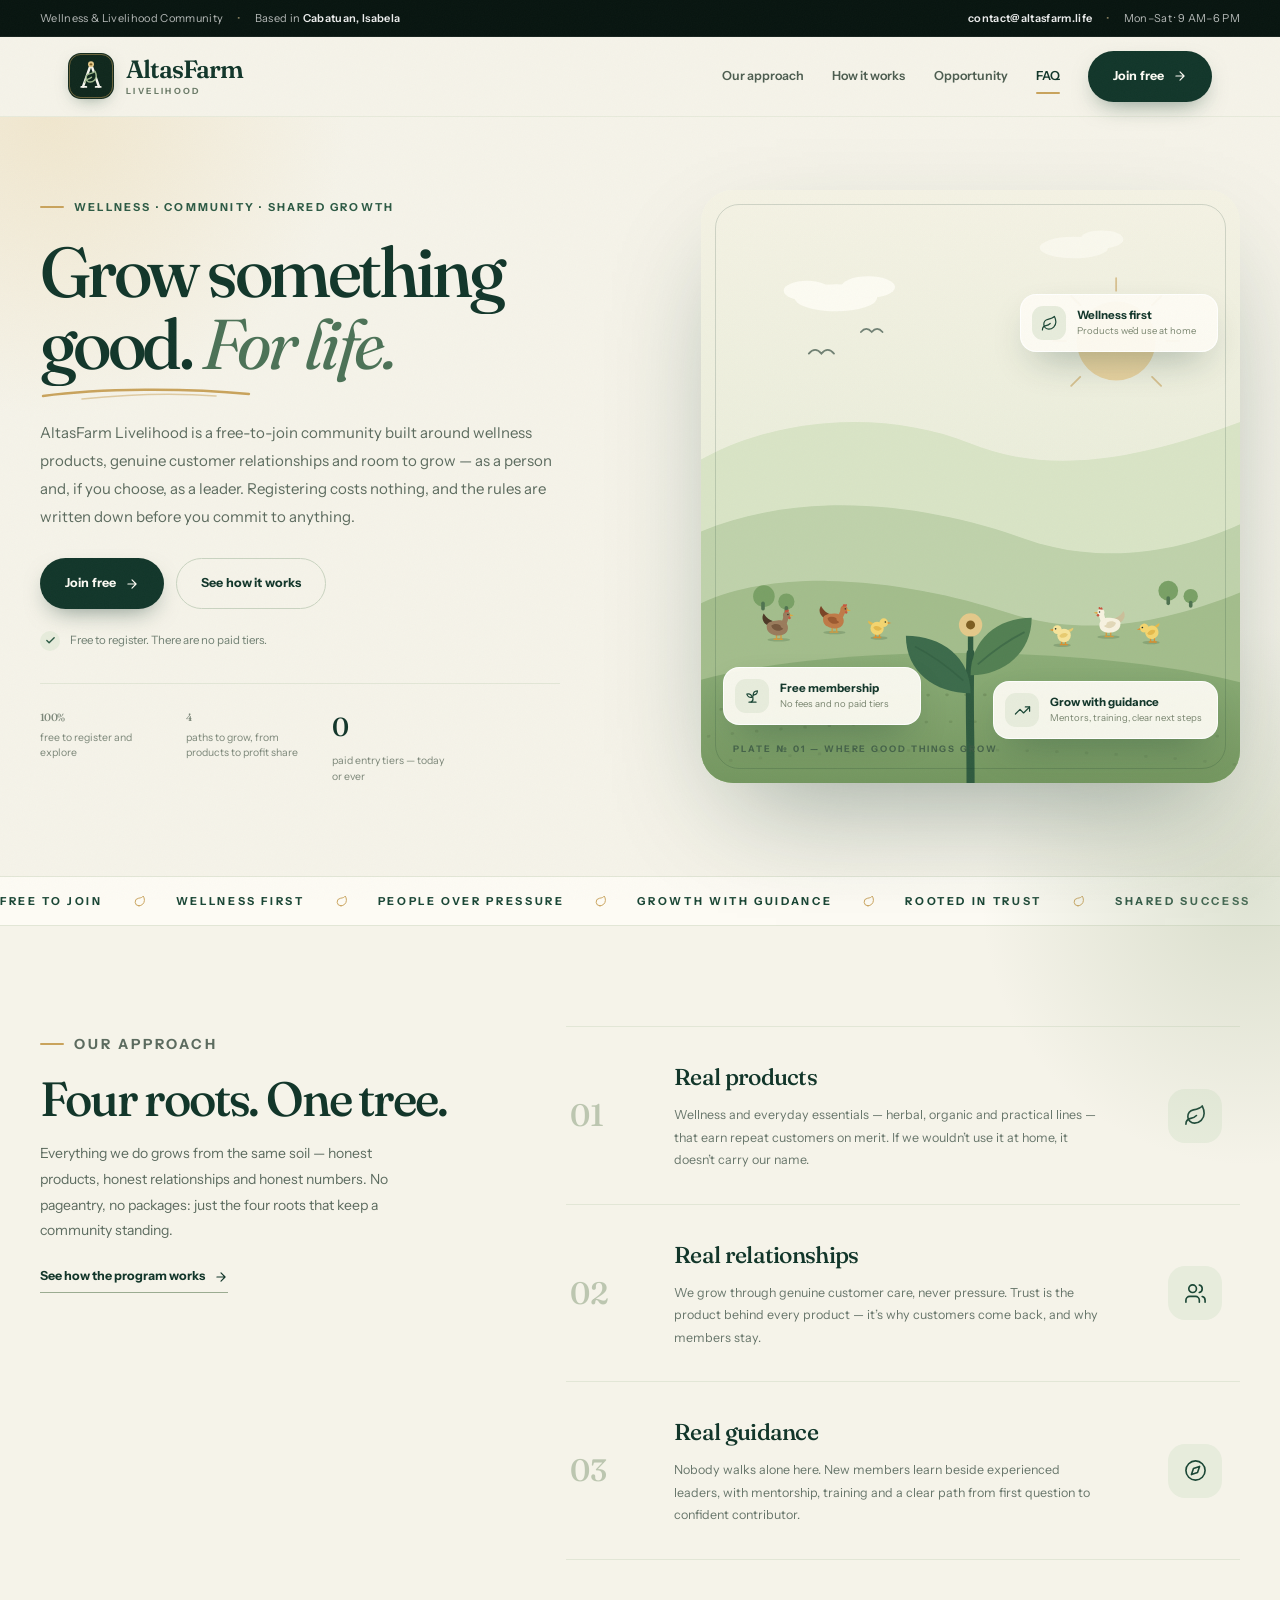
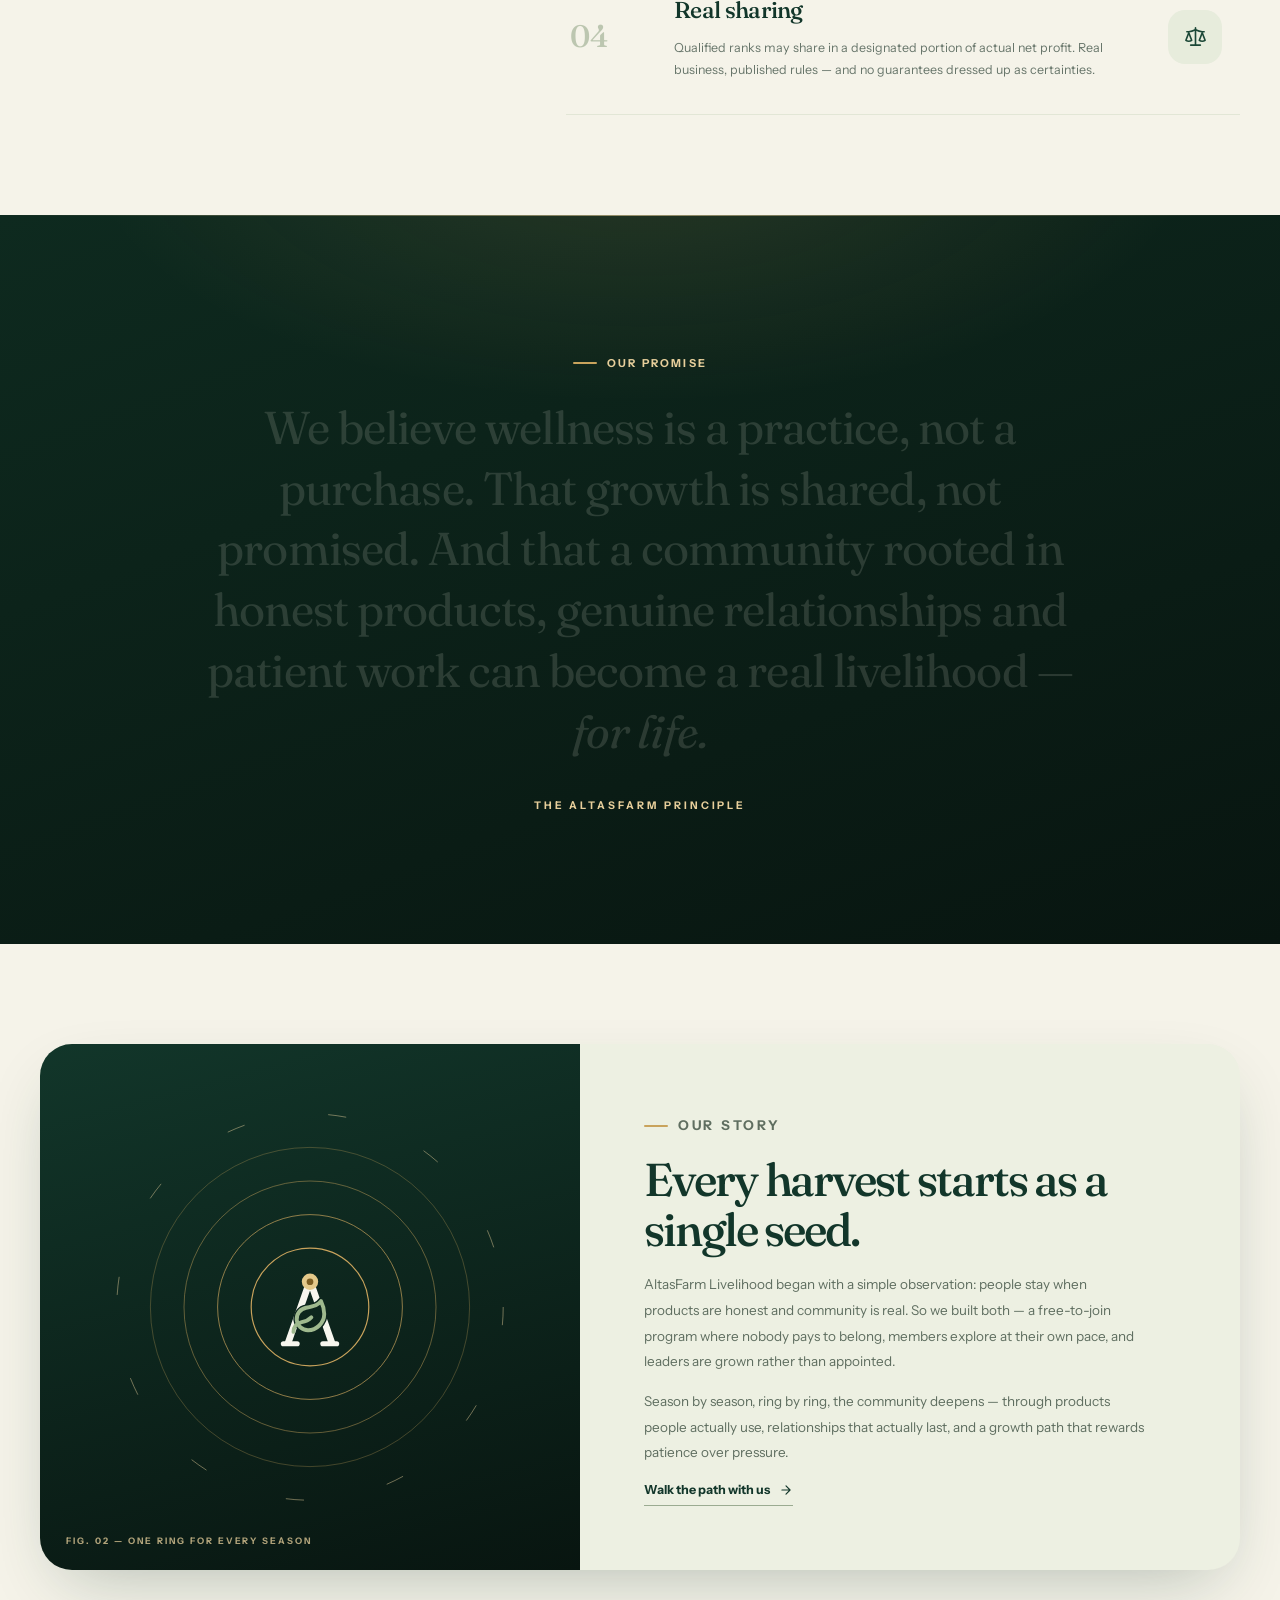
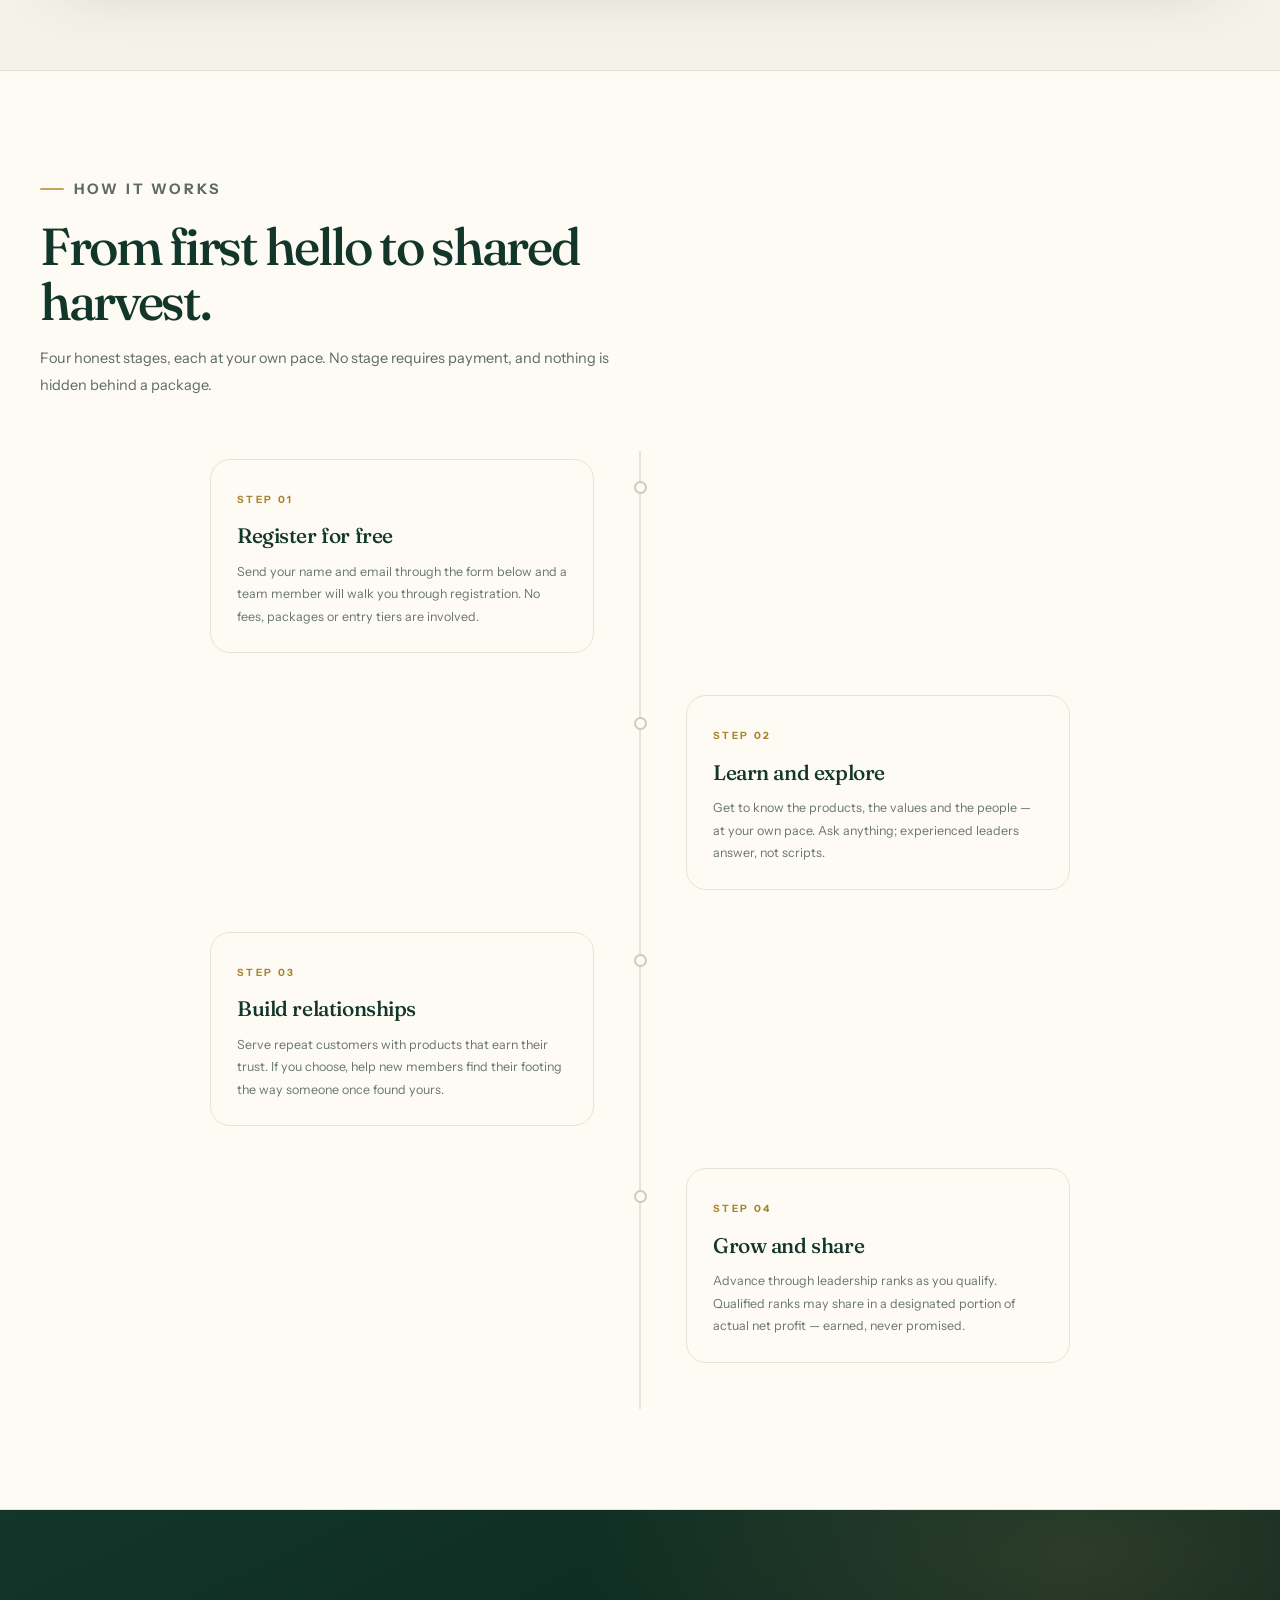
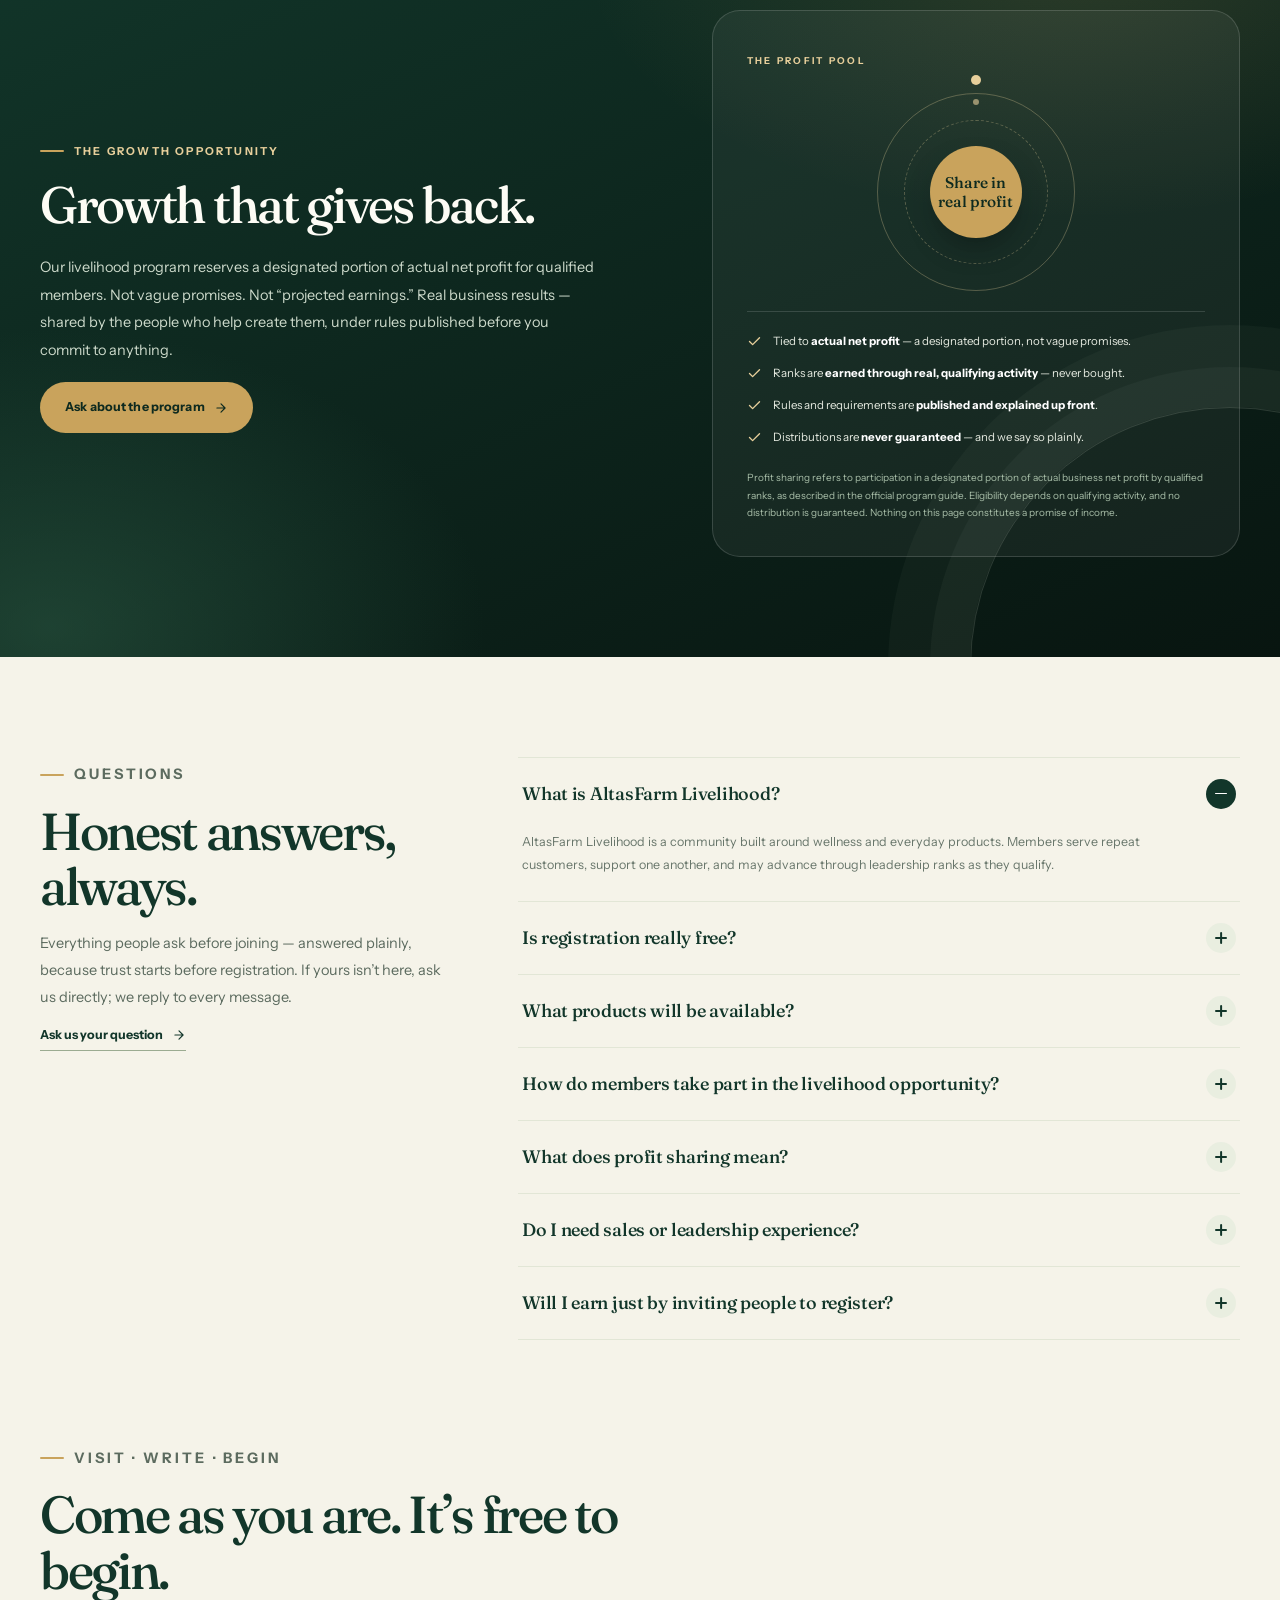
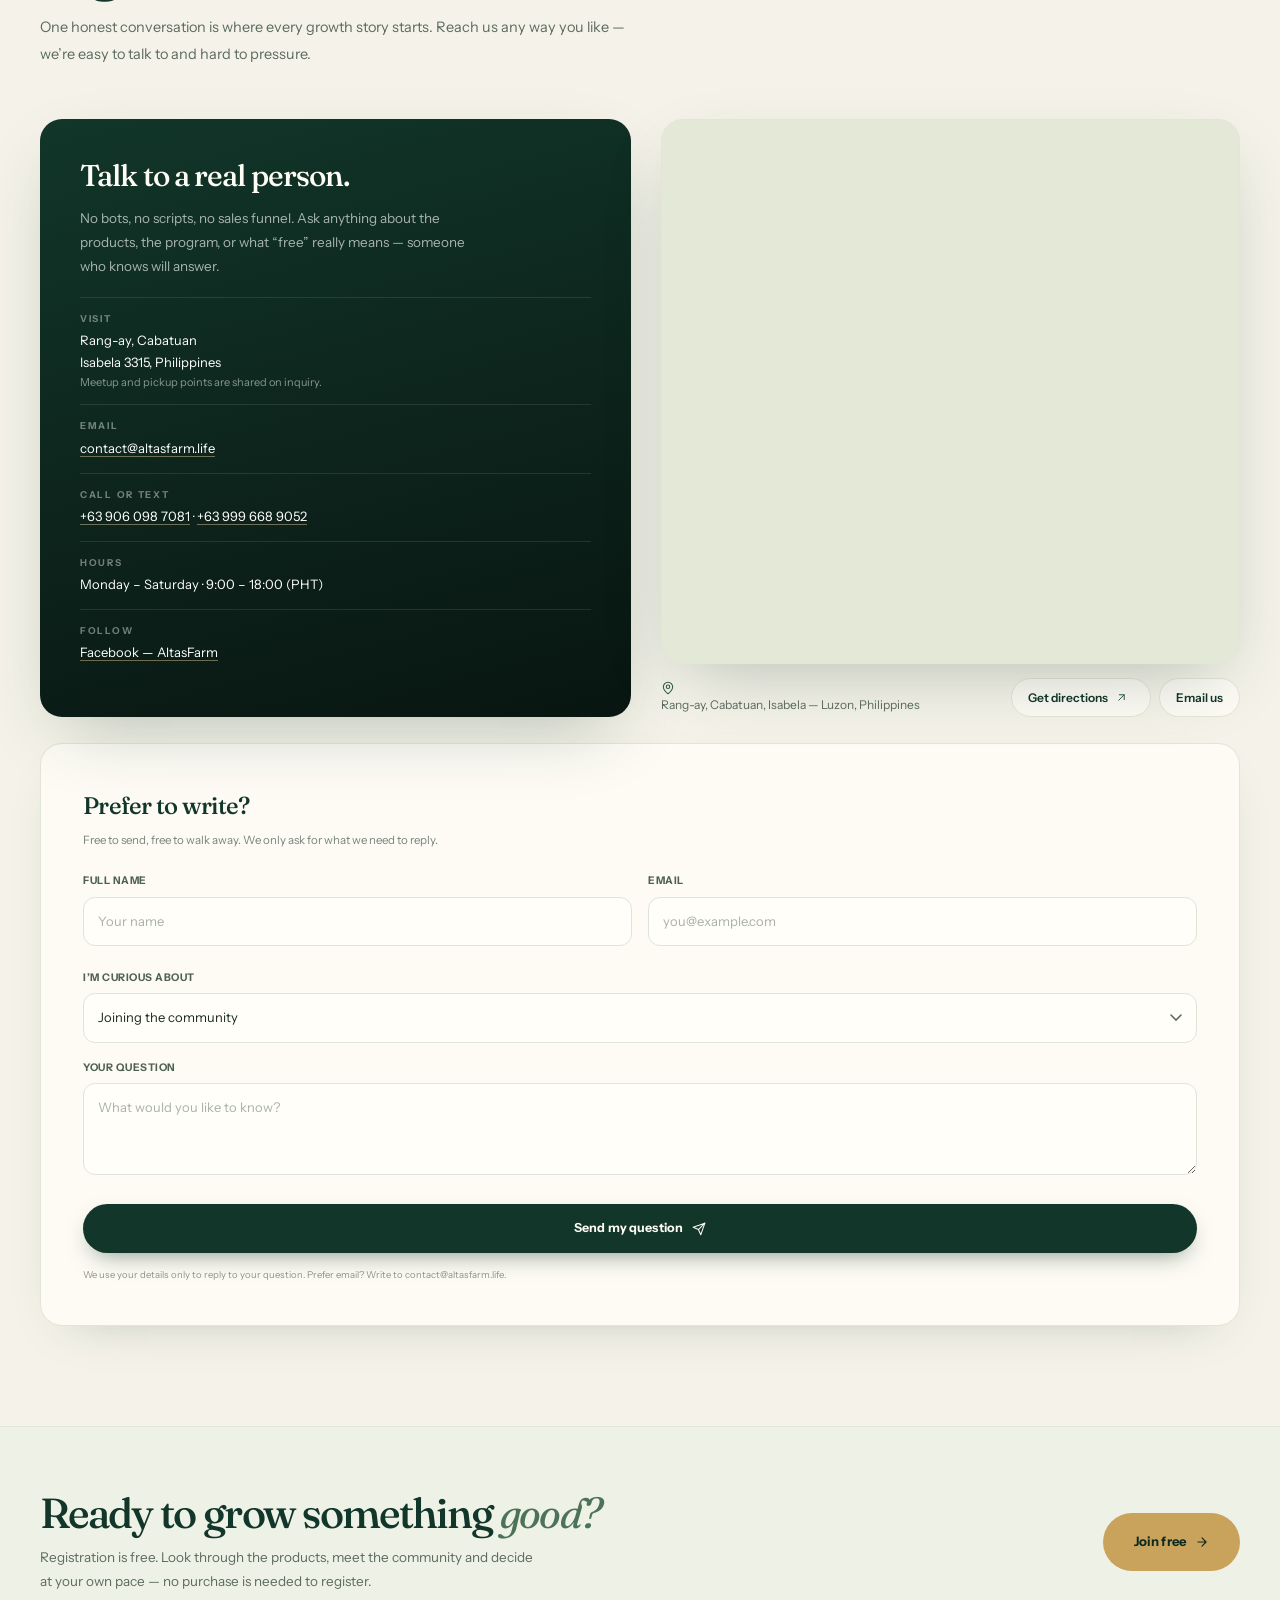
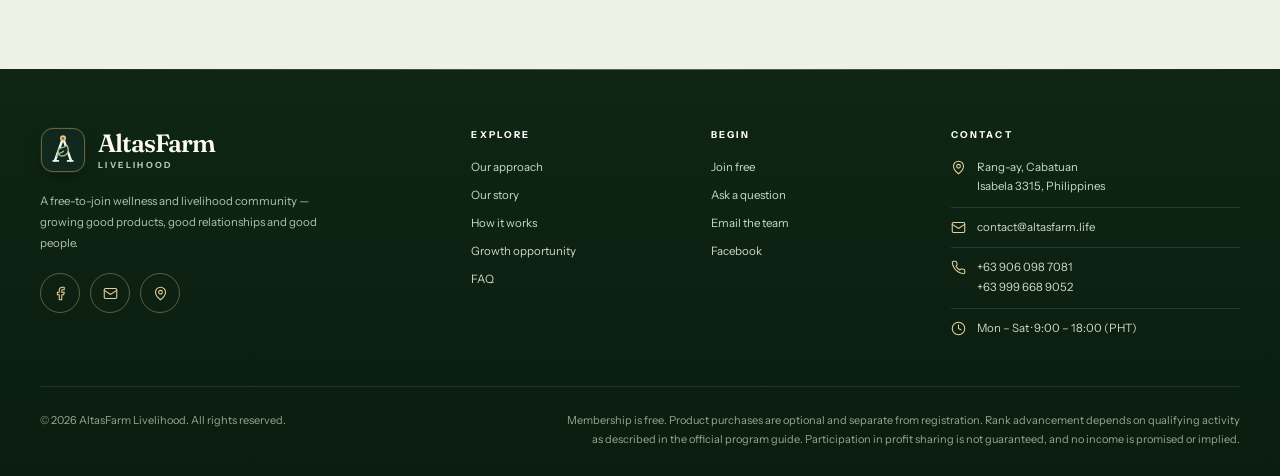
<file: frontend/altaslife-chicken-roaming.html>
<!doctype html>
<html lang="en">
  <head>
    <meta charset="utf-8" />
    <meta
      name="viewport"
      content="width=device-width, initial-scale=1, viewport-fit=cover"
    />
    <title>
      AltasFarm Livelihood — Free Wellness Community &amp; Growth Opportunity
    </title>
    <meta
      name="description"
      content="AltasFarm Livelihood is a free-to-join community built around wellness products, genuine customer relationships, leadership development and shared growth. No paid entry tiers — ever."
    />
    <meta name="theme-color" content="#0e2a1f" />
    <meta name="author" content="AltasFarm Livelihood" />
    <meta
      name="robots"
      content="index, follow, max-image-preview:large, max-snippet:-1, max-video-preview:-1"
    />
    <link rel="canonical" href="https://altasfarm.life/" />
    <link
      rel="icon"
      type="image/svg+xml"
      href="data:image/svg+xml,%3Csvg%20xmlns%3D%22http%3A%2F%2Fwww.w3.org%2F2000%2Fsvg%22%20viewBox%3D%220%200%2032%2032%22%20role%3D%22img%22%20aria-label%3D%22AltasFarm%22%3E%20%3Crect%20width%3D%2232%22%20height%3D%2232%22%20rx%3D%228%22%20fill%3D%22%2310281d%22%2F%3E%20%3Crect%20x%3D%221.1%22%20y%3D%221.1%22%20width%3D%2229.8%22%20height%3D%2229.8%22%20rx%3D%227.2%22%20fill%3D%22none%22%20stroke%3D%22%23c9a35c%22%20stroke-width%3D%220.9%22%2F%3E%20%3Cpath%20d%3D%22M10.4%2023.4%2015.2%209.5%22%20fill%3D%22none%22%20stroke%3D%22%23f7f6ee%22%20stroke-width%3D%221.85%22%20stroke-linecap%3D%22round%22%2F%3E%20%3Cpath%20d%3D%22M21.6%2023.4%2016.8%209.5%22%20fill%3D%22none%22%20stroke%3D%22%23f7f6ee%22%20stroke-width%3D%221.85%22%20stroke-linecap%3D%22round%22%2F%3E%20%3Cg%20transform%3D%22translate%2810.99%2011.99%29%20scale%280.41%29%22%20fill%3D%22none%22%20stroke%3D%22%239fb98e%22%20stroke-width%3D%223.2%22%20stroke-linecap%3D%22round%22%20stroke-linejoin%3D%22round%22%3E%3Cpath%20d%3D%22M11%2020A7%207%200%200%201%209.8%206.1C15.5%205%2017%204.48%2019%202c1%202%202%204.18%202%208%200%205.5-4.78%2010-10%2010Z%22%20fill%3D%22%2310281d%22%2F%3E%3Cpath%20d%3D%22M2%2021c0-3%201.85-5.36%205.08-6C9.5%2014.52%2012%2013%2013%2012%22%2F%3E%3C%2Fg%3E%20%3Ccircle%20cx%3D%2216%22%20cy%3D%227.7%22%20r%3D%222.15%22%20fill%3D%22%23e4c98a%22%2F%3E%20%3Ccircle%20cx%3D%2216%22%20cy%3D%227.7%22%20r%3D%220.85%22%20fill%3D%22%237d5e22%22%2F%3E%20%3Cpath%20d%3D%22M9%2023.9h3.6%22%20fill%3D%22none%22%20stroke%3D%22%23f7f6ee%22%20stroke-width%3D%221.45%22%20stroke-linecap%3D%22round%22%2F%3E%20%3Cpath%20d%3D%22M19.4%2023.9h3.6%22%20fill%3D%22none%22%20stroke%3D%22%23f7f6ee%22%20stroke-width%3D%221.45%22%20stroke-linecap%3D%22round%22%2F%3E%20%3C%2Fsvg%3E"
    />

    <meta property="og:type" content="website" />
    <meta property="og:site_name" content="AltasFarm Livelihood" />
    <meta
      property="og:title"
      content="AltasFarm Livelihood — Free Wellness Community &amp; Growth Opportunity"
    />
    <meta
      property="og:description"
      content="AltasFarm Livelihood is a free-to-join community built around wellness products, genuine customer relationships, leadership development and shared growth. No paid entry tiers — ever."
    />
    <meta property="og:url" content="https://altasfarm.life/" />
    <meta property="og:image" content="https://altasfarm.life/og-image.png" />
    <meta property="og:image:type" content="image/png" />
    <meta property="og:image:width" content="1200" />
    <meta property="og:image:height" content="630" />
    <meta name="twitter:card" content="summary_large_image" />
    <meta
      name="twitter:title"
      content="AltasFarm Livelihood — Free Wellness Community &amp; Growth Opportunity"
    />
    <meta
      name="twitter:description"
      content="AltasFarm Livelihood is a free-to-join community built around wellness products, genuine customer relationships, leadership development and shared growth. No paid entry tiers — ever."
    />
    <meta name="twitter:image" content="https://altasfarm.life/og-image.png" />

    <link rel="preconnect" href="https://fonts.googleapis.com" />
    <link rel="preconnect" href="https://fonts.gstatic.com" crossorigin />
    <link
      rel="stylesheet"
      href="https://fonts.googleapis.com/css2?family=Fraunces:ital,opsz,wght@0,9..144,300..600;1,9..144,300..600&amp;family=Instrument+Sans:ital,wght@0,400..700;1,400..700&amp;display=swap"
    />

    <script>
      document.documentElement.classList.add("js");
    </script>

    <script type="application/ld+json">
      {
        "@context": "https://schema.org",
        "@graph": [
          {
            "@type": "Organization",
            "@id": "https://altasfarm.life/#organization",
            "name": "AltasFarm Livelihood",
            "url": "https://altasfarm.life/",
            "logo": "https://altasfarm.life/logo.png",
            "slogan": "Grow something good. For life.",
            "description": "A free-to-join community built around wellness products, repeat customer relationships, leadership development and shared growth.",
            "knowsAbout": [
              "Wellness products",
              "Community building",
              "Leadership development",
              "Customer relationships"
            ],
            "address": {
              "@type": "PostalAddress",
              "streetAddress": "Rang-ay",
              "addressLocality": "Cabatuan",
              "addressRegion": "Isabela",
              "postalCode": "3315",
              "addressCountry": "PH"
            },
            "geo": {
              "@type": "GeoCoordinates",
              "latitude": 16.9266802,
              "longitude": 121.616111
            },
            "hasMap": "https://maps.app.goo.gl/3xmJeKfKTj1NyaJ29",
            "contactPoint": {
              "@type": "ContactPoint",
              "contactType": "customer support",
              "email": "contact@altasfarm.life",
              "telephone": ["+639060987081", "+639996689052"],
              "availableLanguage": ["en", "fil"]
            },
            "sameAs": [
              "https://www.facebook.com/people/Altas-Farm/61595099030024/"
            ],
            "areaServed": {
              "@type": "Country",
              "name": "Philippines"
            }
          },
          {
            "@type": "WebSite",
            "@id": "https://altasfarm.life/#website",
            "url": "https://altasfarm.life/",
            "name": "AltasFarm Livelihood",
            "publisher": {
              "@id": "https://altasfarm.life/#organization"
            },
            "inLanguage": "en"
          },
          {
            "@type": "WebPage",
            "@id": "https://altasfarm.life/#webpage",
            "url": "https://altasfarm.life/",
            "name": "AltasFarm Livelihood — Free Wellness Community & Growth Opportunity",
            "isPartOf": {
              "@id": "https://altasfarm.life/#website"
            },
            "about": {
              "@id": "https://altasfarm.life/#organization"
            },
            "primaryImageOfPage": "https://altasfarm.life/og-image.png",
            "inLanguage": "en",
            "speakable": {
              "@type": "SpeakableSpecification",
              "cssSelector": ["#hero-title", ".hero-copy"]
            }
          },
          {
            "@type": "FAQPage",
            "@id": "https://altasfarm.life/#faq",
            "mainEntity": [
              {
                "@type": "Question",
                "name": "What is AltasFarm Livelihood?",
                "acceptedAnswer": {
                  "@type": "Answer",
                  "text": "AltasFarm Livelihood is a community built around wellness and everyday products. Members serve repeat customers, support one another, and may advance through leadership ranks as they qualify."
                }
              },
              {
                "@type": "Question",
                "name": "Is registration really free?",
                "acceptedAnswer": {
                  "@type": "Answer",
                  "text": "Yes. Registering costs nothing, and there are no paid membership packages or entry tiers. Any product purchase is optional and separate from registration."
                }
              },
              {
                "@type": "Question",
                "name": "What products will be available?",
                "acceptedAnswer": {
                  "@type": "Answer",
                  "text": "The range may grow over time and may include wellness, herbal, organic and other everyday products. Current descriptions, prices and availability come from our team or the product catalog."
                }
              },
              {
                "@type": "Question",
                "name": "How do members take part in the livelihood opportunity?",
                "acceptedAnswer": {
                  "@type": "Answer",
                  "text": "Participation centers on qualifying repeat-purchase activity and building a team responsibly. The official program guide sets out the requirements, qualification rules and any compensation, so you can read them before you decide."
                }
              },
              {
                "@type": "Question",
                "name": "What does profit sharing mean?",
                "acceptedAnswer": {
                  "@type": "Answer",
                  "text": "Qualified ranks may be eligible to share in a designated portion of the business’s actual net profit. Eligibility and amounts follow the published policy, and no distribution is guaranteed."
                }
              },
              {
                "@type": "Question",
                "name": "Do I need sales or leadership experience?",
                "acceptedAnswer": {
                  "@type": "Answer",
                  "text": "No. You can inquire or register with no experience. Start by learning about the products and asking a team leader to explain the program and your options."
                }
              },
              {
                "@type": "Question",
                "name": "Will I earn just by inviting people to register?",
                "acceptedAnswer": {
                  "@type": "Answer",
                  "text": "Not on its own. Registering people is not an automatic entitlement to compensation — the program is built on real product activity, repeat customers and responsible team development."
                }
              }
            ]
          }
        ]
      }
    </script>

    <style>
      /*! tailwindcss v4.3.3 | MIT License | https://tailwindcss.com */
      @layer properties {
        @supports (((-webkit-hyphens: none)) and (not (margin-trim: inline))) or
          ((-moz-orient: inline) and (not (color: rgb(from red r g b)))) {
          *,
          :before,
          :after,
          ::backdrop {
            --tw-rotate-x: initial;
            --tw-rotate-y: initial;
            --tw-rotate-z: initial;
            --tw-skew-x: initial;
            --tw-skew-y: initial;
            --tw-border-style: solid;
            --tw-font-weight: initial;
            --tw-shadow: 0 0 #0000;
            --tw-shadow-color: initial;
            --tw-shadow-alpha: 100%;
            --tw-inset-shadow: 0 0 #0000;
            --tw-inset-shadow-color: initial;
            --tw-inset-shadow-alpha: 100%;
            --tw-ring-color: initial;
            --tw-ring-shadow: 0 0 #0000;
            --tw-inset-ring-color: initial;
            --tw-inset-ring-shadow: 0 0 #0000;
            --tw-ring-inset: initial;
            --tw-ring-offset-width: 0px;
            --tw-ring-offset-color: #fff;
            --tw-ring-offset-shadow: 0 0 #0000;
          }
        }
      }

      @layer theme {
        :root,
        :host {
          --font-sans: "Instrument Sans", ui-sans-serif, system-ui, sans-serif;
          --font-mono:
            ui-monospace, SFMono-Regular, Menlo, Monaco, Consolas,
            "Liberation Mono", "Courier New", monospace;
          --color-red-500: oklch(63.7% 0.237 25.331);
          --color-zinc-50: oklch(98.5% 0 none);
          --color-zinc-400: oklch(70.5% 0.015 286.067);
          --color-zinc-500: oklch(55.2% 0.016 285.938);
          --color-zinc-900: oklch(21% 0.006 285.885);
          --color-zinc-950: oklch(14.1% 0.005 285.823);
          --color-neutral-100: oklch(97% 0 none);
          --color-neutral-300: oklch(87% 0 none);
          --color-neutral-700: oklch(37.1% 0 none);
          --color-neutral-900: oklch(20.5% 0 none);
          --color-black: #000;
          --color-white: #fff;
          --spacing: 0.25rem;
          --container-sm: 24rem;
          --container-md: 28rem;
          --text-sm: 0.875rem;
          --text-sm--line-height: calc(1.25 / 0.875);
          --text-lg: 1.125rem;
          --text-lg--line-height: calc(1.75 / 1.125);
          --font-weight-medium: 500;
          --font-weight-semibold: 600;
          --radius-md: 0.375rem;
          --radius-lg: 0.5rem;
          --shadow-sm: 0 1px 3px 0 #0000001a, 0 1px 2px -1px #0000001a;
          --shadow-lg: 0 10px 15px -3px #0000001a, 0 4px 6px -4px #0000001a;
          --default-font-family: var(--font-sans);
          --default-mono-font-family: var(--font-mono);
          --font-display: "Fraunces", Georgia, "Times New Roman", serif;
        }
      }

      @layer base {
        *,
        :after,
        :before,
        ::backdrop {
          box-sizing: border-box;
          border: 0 solid;
          margin: 0;
          padding: 0;
        }

        ::file-selector-button {
          box-sizing: border-box;
          border: 0 solid;
          margin: 0;
          padding: 0;
        }

        html,
        :host {
          -webkit-text-size-adjust: 100%;
          tab-size: 4;
          line-height: 1.5;
          font-family: var(
            --default-font-family,
            -apple-system,
            BlinkMacSystemFont,
            "Segoe UI",
            Roboto,
            "Helvetica Neue",
            "Noto Sans",
            Arial,
            sans-serif,
            "Apple Color Emoji",
            "Segoe UI Emoji",
            "Segoe UI Symbol",
            "Noto Color Emoji"
          );
          font-feature-settings: var(--default-font-feature-settings, normal);
          font-variation-settings: var(
            --default-font-variation-settings,
            normal
          );
          -webkit-tap-highlight-color: transparent;
        }

        hr {
          height: 0;
          color: inherit;
          border-top-width: 1px;
        }

        abbr:where([title]) {
          -webkit-text-decoration: underline dotted;
          text-decoration: underline dotted;
        }

        h1,
        h2,
        h3,
        h4,
        h5,
        h6 {
          font-size: inherit;
          font-weight: inherit;
        }

        a {
          color: inherit;
          -webkit-text-decoration: inherit;
          -webkit-text-decoration: inherit;
          text-decoration: inherit;
        }

        b,
        strong {
          font-weight: bolder;
        }

        code,
        kbd,
        samp,
        pre {
          font-family: var(
            --default-mono-font-family,
            ui-monospace,
            SFMono-Regular,
            Menlo,
            Monaco,
            Consolas,
            "Liberation Mono",
            "Courier New",
            monospace
          );
          font-feature-settings: var(
            --default-mono-font-feature-settings,
            normal
          );
          font-variation-settings: var(
            --default-mono-font-variation-settings,
            normal
          );
          font-size: 1em;
        }

        small {
          font-size: 80%;
        }

        sub,
        sup {
          vertical-align: baseline;
          font-size: 75%;
          line-height: 0;
          position: relative;
        }

        sub {
          bottom: -0.25em;
        }

        sup {
          top: -0.5em;
        }

        table {
          text-indent: 0;
          border-color: inherit;
          border-collapse: collapse;
        }

        :-moz-focusring:where(:not(iframe)) {
          outline: auto;
        }

        progress {
          vertical-align: baseline;
        }

        summary {
          display: list-item;
        }

        ol,
        ul,
        menu {
          list-style: none;
        }

        img,
        svg,
        video,
        canvas,
        audio,
        iframe,
        embed,
        object {
          vertical-align: middle;
          display: block;
        }

        img,
        video {
          max-width: 100%;
          height: auto;
        }

        button,
        input,
        select,
        optgroup,
        textarea {
          font: inherit;
          font-feature-settings: inherit;
          font-variation-settings: inherit;
          letter-spacing: inherit;
          color: inherit;
          opacity: 1;
          background-color: #0000;
          border-radius: 0;
        }

        ::file-selector-button {
          font: inherit;
          font-feature-settings: inherit;
          font-variation-settings: inherit;
          letter-spacing: inherit;
          color: inherit;
          opacity: 1;
          background-color: #0000;
          border-radius: 0;
        }

        :where(select:is([multiple], [size])) optgroup {
          font-weight: bolder;
        }

        :where(select:is([multiple], [size])) optgroup option {
          padding-inline-start: 20px;
        }

        ::file-selector-button {
          margin-inline-end: 4px;
        }

        ::placeholder {
          opacity: 1;
        }

        @supports (not ((-webkit-appearance: -apple-pay-button))) or
          (contain-intrinsic-size: 1px) {
          ::placeholder {
            color: currentColor;
          }

          @supports (color: color-mix(in lab, red, red)) {
            ::placeholder {
              color: color-mix(in oklab, currentcolor 50%, transparent);
            }
          }
        }

        textarea {
          resize: vertical;
        }

        ::-webkit-search-decoration {
          -webkit-appearance: none;
        }

        ::-webkit-date-and-time-value {
          min-height: 1lh;
          text-align: inherit;
        }

        ::-webkit-datetime-edit {
          display: inline-flex;
        }

        ::-webkit-datetime-edit-fields-wrapper {
          padding: 0;
        }

        ::-webkit-datetime-edit {
          padding-block: 0;
        }

        ::-webkit-datetime-edit-year-field {
          padding-block: 0;
        }

        ::-webkit-datetime-edit-month-field {
          padding-block: 0;
        }

        ::-webkit-datetime-edit-day-field {
          padding-block: 0;
        }

        ::-webkit-datetime-edit-hour-field {
          padding-block: 0;
        }

        ::-webkit-datetime-edit-minute-field {
          padding-block: 0;
        }

        ::-webkit-datetime-edit-second-field {
          padding-block: 0;
        }

        ::-webkit-datetime-edit-millisecond-field {
          padding-block: 0;
        }

        ::-webkit-datetime-edit-meridiem-field {
          padding-block: 0;
        }

        ::-webkit-calendar-picker-indicator {
          line-height: 1;
        }

        :-moz-ui-invalid {
          box-shadow: none;
        }

        button,
        input:where([type="button"], [type="reset"], [type="submit"]) {
          appearance: button;
        }

        ::file-selector-button {
          appearance: button;
        }

        ::-webkit-inner-spin-button {
          height: auto;
        }

        ::-webkit-outer-spin-button {
          height: auto;
        }

        [hidden]:where(:not([hidden="until-found"])) {
          display: none !important;
        }

        button:not(:disabled),
        [role="button"]:not(:disabled) {
          cursor: pointer;
        }
      }

      @layer components;

      @layer utilities {
        .visible {
          visibility: visible;
        }

        .absolute {
          position: absolute;
        }

        .fixed {
          position: fixed;
        }

        .relative {
          position: relative;
        }

        .static {
          position: static;
        }

        .container {
          width: 100%;
        }

        @media (width >= 40rem) {
          .container {
            max-width: 40rem;
          }
        }

        @media (width >= 48rem) {
          .container {
            max-width: 48rem;
          }
        }

        @media (width >= 64rem) {
          .container {
            max-width: 64rem;
          }
        }

        @media (width >= 80rem) {
          .container {
            max-width: 80rem;
          }
        }

        @media (width >= 96rem) {
          .container {
            max-width: 96rem;
          }
        }

        .block {
          display: block;
        }

        .flex {
          display: flex;
        }

        .grid {
          display: grid;
        }

        .hidden {
          display: none;
        }

        .inline {
          display: inline;
        }

        .table {
          display: table;
        }

        .size-10 {
          width: calc(var(--spacing) * 10);
          height: calc(var(--spacing) * 10);
        }

        .h-8 {
          height: calc(var(--spacing) * 8);
        }

        .min-h-screen {
          min-height: 100vh;
        }

        .w-8 {
          width: calc(var(--spacing) * 8);
        }

        .w-full {
          width: 100%;
        }

        .max-w-md {
          max-width: var(--container-md);
        }

        .max-w-sm {
          max-width: var(--container-sm);
        }

        .grow {
          flex-grow: 1;
        }

        .transform {
          transform: var(--tw-rotate-x,) var(--tw-rotate-y,) var(--tw-rotate-z,)
            var(--tw-skew-x,) var(--tw-skew-y,);
        }

        .cursor-pointer {
          cursor: pointer;
        }

        .resize {
          resize: both;
        }

        .flex-col {
          flex-direction: column;
        }

        .place-items-center {
          place-items: center;
        }

        .items-center {
          align-items: center;
        }

        .justify-center {
          justify-content: center;
        }

        .gap-2 {
          gap: calc(var(--spacing) * 2);
        }

        .gap-3 {
          gap: calc(var(--spacing) * 3);
        }

        .rounded-full {
          border-radius: 3.40282e38px;
        }

        .rounded-md {
          border-radius: var(--radius-md);
        }

        .border {
          border-style: var(--tw-border-style);
          border-width: 1px;
        }

        .border-neutral-300 {
          border-color: var(--color-neutral-300);
        }

        .bg-black\/10 {
          background-color: #0000001a;
        }

        @supports (color: color-mix(in lab, red, red)) {
          .bg-black\/10 {
            background-color: color-mix(
              in oklab,
              var(--color-black) 10%,
              transparent
            );
          }
        }

        .bg-zinc-50 {
          background-color: var(--color-zinc-50);
        }

        .object-cover {
          object-fit: cover;
        }

        .px-4 {
          padding-inline: calc(var(--spacing) * 4);
        }

        .px-6 {
          padding-inline: calc(var(--spacing) * 6);
        }

        .py-2 {
          padding-block: calc(var(--spacing) * 2);
        }

        .text-center {
          text-align: center;
        }

        .text-lg {
          font-size: var(--text-lg);
          line-height: var(--tw-leading, var(--text-lg--line-height));
        }

        .text-sm {
          font-size: var(--text-sm);
          line-height: var(--tw-leading, var(--text-sm--line-height));
        }

        .font-medium {
          --tw-font-weight: var(--font-weight-medium);
          font-weight: var(--font-weight-medium);
        }

        .font-semibold {
          --tw-font-weight: var(--font-weight-semibold);
          font-weight: var(--font-weight-semibold);
        }

        .break-words {
          overflow-wrap: break-word;
        }

        .text-red-500 {
          color: var(--color-red-500);
        }

        .text-zinc-500 {
          color: var(--color-zinc-500);
        }

        .text-zinc-900 {
          color: var(--color-zinc-900);
        }

        .underline-offset-4 {
          text-underline-offset: 4px;
        }

        .opacity-70 {
          opacity: 0.7;
        }

        .ring {
          --tw-ring-shadow: var(--tw-ring-inset,) 0 0 0
            calc(1px + var(--tw-ring-offset-width))
            var(--tw-ring-color, currentcolor);
          box-shadow:
            var(--tw-inset-shadow), var(--tw-inset-ring-shadow),
            var(--tw-ring-offset-shadow), var(--tw-ring-shadow),
            var(--tw-shadow);
        }

        @media (hover: hover) {
          .hover\:bg-neutral-100:hover {
            background-color: var(--color-neutral-100);
          }

          .hover\:underline:hover {
            text-decoration-line: underline;
          }
        }

        .disabled\:cursor-wait:disabled {
          cursor: wait;
        }

        .disabled\:no-underline:disabled {
          text-decoration-line: none;
        }

        @media (prefers-color-scheme: dark) {
          .dark\:border-neutral-700 {
            border-color: var(--color-neutral-700);
          }

          .dark\:bg-white\/20 {
            background-color: #fff3;
          }

          @supports (color: color-mix(in lab, red, red)) {
            .dark\:bg-white\/20 {
              background-color: color-mix(
                in oklab,
                var(--color-white) 20%,
                transparent
              );
            }
          }

          .dark\:bg-zinc-950 {
            background-color: var(--color-zinc-950);
          }

          .dark\:text-zinc-50 {
            color: var(--color-zinc-50);
          }

          .dark\:text-zinc-400 {
            color: var(--color-zinc-400);
          }

          @media (hover: hover) {
            .dark\:hover\:bg-neutral-900:hover {
              background-color: var(--color-neutral-900);
            }
          }
        }
      }

      :root {
        --forest-950: #081510;
        --forest-900: #0e2a1f;
        --forest-800: #12362a;
        --forest-700: #1b4736;
        --forest-600: #2c5a44;
        --leaf: #3f6b4d;
        --sage: #a9b99a;
        --sage-200: #e7ecdc;
        --cream: #f5f3e9;
        --paper: #fdfbf4;
        --ink: #1a2b20;
        --muted: #5c6b5f;
        --gold: #c9a35c;
        --gold-deep: #a8842f;
        --gold-light: #e7cf9b;
        --line: #e2e6d6;
        --radius: 24px;
        --radius-lg: 32px;
        --shadow-sm: 0 2px 10px #12362a0f;
        --shadow: 0 26px 70px -24px #12362a4d;
        --shadow-lg: 0 46px 110px -36px #12362a6b;
        --ease: cubic-bezier(0.22, 1, 0.36, 1);
        --font-display: "Fraunces", Georgia, "Times New Roman", serif;
        --font-sans:
          "Instrument Sans", ui-sans-serif, system-ui, -apple-system,
          "Segoe UI", sans-serif;
      }

      *,
      :before,
      :after {
        box-sizing: border-box;
      }

      html {
        scroll-behavior: smooth;
        -webkit-text-size-adjust: 100%;
        scroll-padding-top: 118px;
      }

      html.nav-locked,
      html.nav-locked body {
        overflow: hidden;
      }

      body {
        background: var(--cream);
        color: var(--ink);
        font-family: var(--font-sans);
        -webkit-font-smoothing: antialiased;
        -moz-osx-font-smoothing: grayscale;
        text-rendering: optimizelegibility;
        margin: 0;
        font-size: 16px;
        line-height: 1.65;
        overflow-x: hidden;
      }

      body:after {
        content: "";
        z-index: 9999;
        pointer-events: none;
        opacity: 0.028;
        background-image: url("data:image/svg+xml,%3Csvg xmlns='http://www.w3.org/2000/svg' width='180' height='180'%3E%3Cfilter id='n'%3E%3CfeTurbulence type='fractalNoise' baseFrequency='0.85' numOctaves='3' stitchTiles='stitch'/%3E%3C/filter%3E%3Crect width='180' height='180' filter='url(%23n)'/%3E%3C/svg%3E");
        position: fixed;
        inset: 0;
      }

      a {
        color: inherit;
        text-decoration: none;
      }

      button,
      input,
      select,
      textarea {
        font: inherit;
        color: inherit;
      }

      button,
      a {
        -webkit-tap-highlight-color: transparent;
      }

      img,
      svg {
        max-width: 100%;
        display: block;
      }

      h1,
      h2,
      h3,
      h4,
      p {
        margin-top: 0;
      }

      ::selection {
        background: var(--gold-light);
        color: var(--forest-900);
      }

      :focus-visible {
        outline: 2px solid var(--gold);
        outline-offset: 3px;
        border-radius: 6px;
      }

      .skip-link {
        z-index: 400;
        background: var(--paper);
        color: var(--forest-800);
        box-shadow: var(--shadow-sm);
        border-radius: 10px;
        padding: 12px 18px;
        font-size: 13px;
        font-weight: 700;
        position: absolute;
        top: 10px;
        left: -9999px;
      }

      .skip-link:focus {
        left: 10px;
      }

      .container {
        width: min(1200px, 100% - 56px);
        margin-inline: auto;
      }

      main {
        overflow: hidden;
      }

      h1,
      h2,
      h3,
      .serif {
        font-family: var(--font-display);
        font-optical-sizing: auto;
        font-weight: 500;
      }

      .eyebrow {
        color: var(--forest-600);
        letter-spacing: 0.2em;
        text-transform: uppercase;
        align-items: center;
        gap: 10px;
        font-size: 11px;
        font-weight: 700;
        display: inline-flex;
      }

      .eyebrow:before {
        content: "";
        background: var(--gold);
        border-radius: 2px;
        width: 24px;
        height: 2px;
      }

      .eyebrow.on-dark {
        color: var(--gold-light);
      }

      .section-head {
        max-width: 680px;
        margin-bottom: 52px;
      }

      .section-head h2 {
        letter-spacing: -0.045em;
        color: var(--forest-800);
        margin: 16px 0;
        font-size: clamp(34px, 4.1vw, 52px);
        line-height: 1.06;
      }

      .section-head p {
        max-width: 600px;
        color: var(--muted);
        margin: 0;
        font-size: 14.5px;
        line-height: 1.85;
      }

      .button {
        letter-spacing: 0.01em;
        cursor: pointer;
        white-space: nowrap;
        transition:
          transform 0.3s var(--ease),
          background 0.3s var(--ease),
          box-shadow 0.3s var(--ease),
          color 0.3s var(--ease),
          border-color 0.3s var(--ease);
        border: 1px solid #0000;
        border-radius: 999px;
        justify-content: center;
        align-items: center;
        gap: 9px;
        padding: 14px 24px;
        font-size: 12.5px;
        font-weight: 700;
        display: inline-flex;
        position: relative;
        overflow: hidden;
      }

      .button:hover {
        transform: translateY(-2px);
      }

      .button svg {
        width: 14px;
        height: 14px;
      }

      .button-primary {
        background: var(--forest-800);
        color: #fdfbf4;
        box-shadow: 0 10px 24px -10px #12362a8c;
      }

      .button-primary:hover {
        background: var(--forest-950);
        box-shadow: 0 16px 34px -12px #12362a99;
      }

      .button-gold {
        background: var(--gold);
        color: var(--forest-900);
      }

      .button-gold:hover {
        background: var(--gold-light);
      }

      .button-ghost {
        color: var(--forest-800);
        background: none;
        border-color: #c9d3c0;
      }

      .button-ghost:hover {
        background: #eef1e4;
        border-color: #b6c4ab;
      }

      .text-link {
        cursor: pointer;
        color: var(--forest-800);
        transition:
          gap 0.3s var(--ease),
          border-color 0.3s var(--ease);
        background: none;
        border: 0;
        border-bottom: 1px solid #9bab91;
        align-items: center;
        gap: 9px;
        margin-top: 14px;
        padding-bottom: 5px;
        font-size: 12.5px;
        font-weight: 700;
        display: inline-flex;
      }

      .text-link:hover {
        border-color: var(--forest-800);
        gap: 15px;
      }

      .text-link svg {
        width: 14px;
        height: 14px;
      }

      .scroll-progress {
        z-index: 220;
        pointer-events: none;
        height: 2px;
        position: fixed;
        top: 0;
        left: 0;
        right: 0;
      }

      .scroll-progress span {
        transform-origin: 0;
        background: var(--gold);
        will-change: transform;
        height: 100%;
        display: block;
        transform: scaleX(0);
      }

      .utility-bar {
        background: var(--forest-950);
        color: #ffffffb3;
        letter-spacing: 0.03em;
        border-bottom: 1px solid #ffffff0f;
        font-size: 11px;
      }

      .utility-inner {
        justify-content: space-between;
        align-items: center;
        gap: 14px;
        width: min(1200px, 100% - 56px);
        min-height: 36px;
        margin: 0 auto;
        display: flex;
      }

      .utility-left,
      .utility-right {
        flex-wrap: wrap;
        align-items: center;
        gap: 14px;
        display: flex;
      }

      .utility-left span,
      .utility-right span {
        white-space: nowrap;
      }

      .utility-bar strong {
        color: #ffffffeb;
        font-weight: 600;
      }

      .utility-bar .dot {
        color: #e7cf9b8c;
      }

      .site-header {
        z-index: 200;
        -webkit-backdrop-filter: blur(18px) saturate(140%);
        transition:
          box-shadow 0.35s var(--ease),
          background 0.35s var(--ease);
        background: #f5f3e9d6;
        border-bottom: 1px solid #e2e6d6b3;
        position: sticky;
        top: 0;
      }

      .site-header.is-scrolled {
        background: #f5f3e9f5;
        box-shadow: 0 12px 32px -20px #12362a66;
      }

      .nav-wrap {
        max-width: 1200px;
        transition: padding 0.35s var(--ease);
        align-items: center;
        gap: 30px;
        margin: auto;
        padding: 14px 28px;
        display: flex;
      }

      .site-header.is-scrolled .nav-wrap {
        padding-top: 9px;
        padding-bottom: 9px;
      }

      .brand {
        flex-shrink: 0;
        align-items: center;
        gap: 12px;
        display: flex;
      }

      .brand-mark {
        width: 46px;
        height: 46px;
        transition:
          transform 0.4s var(--ease),
          box-shadow 0.4s var(--ease);
        border-radius: 14px;
        flex: 0 0 46px;
        box-shadow: 0 6px 18px -8px #12362a8c;
      }

      .brand:hover .brand-mark {
        transform: translateY(-2px) rotate(-3deg);
        box-shadow: 0 12px 26px -10px #12362a99;
      }

      .brand-name {
        font-family: var(--font-display);
        letter-spacing: -0.04em;
        color: var(--forest-800);
        font-size: 25px;
        font-weight: 600;
        line-height: 1;
        display: block;
      }

      .brand-sub {
        color: #6b7a68;
        letter-spacing: 0.28em;
        text-transform: uppercase;
        margin-top: 5px;
        font-size: 8.5px;
        font-weight: 700;
        line-height: 1;
        display: block;
      }

      .nav-links {
        color: #4d5d50;
        align-items: center;
        gap: clamp(14px, 2.2vw, 30px);
        margin-left: auto;
        font-size: 12.5px;
        font-weight: 600;
        display: flex;
      }

      .nav-links a:not(.button) {
        transition: color 0.25s var(--ease);
        padding: 7px 0;
        position: relative;
      }

      .nav-links a:not(.button):after {
        content: "";
        background: var(--gold);
        transform-origin: 0;
        height: 1.5px;
        transition: transform 0.4s var(--ease);
        border-radius: 2px;
        position: absolute;
        bottom: 0;
        left: 0;
        right: 0;
        transform: scaleX(0);
      }

      .nav-links a:not(.button):hover,
      .nav-links a:not(.button).is-active {
        color: var(--forest-800);
      }

      .nav-links a:not(.button):hover:after,
      .nav-links a:not(.button).is-active:after {
        transform: scaleX(1);
      }

      .menu-toggle {
        border: 1px solid var(--line);
        background: var(--paper);
        color: var(--forest-800);
        cursor: pointer;
        width: 46px;
        height: 46px;
        transition: background 0.25s var(--ease);
        border-radius: 13px;
        justify-content: center;
        align-items: center;
        display: none;
      }

      .menu-toggle:hover {
        background: #eef1e4;
      }

      .mobile-nav {
        z-index: 250;
        background: linear-gradient(
          170deg,
          var(--forest-900),
          var(--forest-950)
        );
        visibility: hidden;
        transition:
          transform 0.55s var(--ease),
          visibility 0s linear 0.55s;
        flex-direction: column;
        display: flex;
        position: fixed;
        inset: 0;
        transform: translateX(102%);
      }

      .mobile-nav.open {
        visibility: visible;
        transition: transform 0.55s var(--ease);
        transform: none;
      }

      @media (width >= 761px) {
        .mobile-nav {
          display: none;
        }
      }

      .mobile-nav-head {
        border-bottom: 1px solid #ffffff14;
        justify-content: space-between;
        align-items: center;
        gap: 16px;
        padding: 13px 20px;
        display: flex;
      }

      .mobile-nav-head .brand-name {
        color: #fdfbf4;
      }

      .mobile-nav-head .brand-sub {
        color: #e7cf9bbf;
      }

      .mobile-nav-close {
        color: #fff;
        cursor: pointer;
        width: 46px;
        height: 46px;
        transition: background 0.25s var(--ease);
        background: #ffffff0f;
        border: 1px solid #ffffff38;
        border-radius: 13px;
        place-items: center;
        display: grid;
      }

      .mobile-nav-close:hover {
        background: #ffffff24;
      }

      .mobile-nav-body {
        flex-direction: column;
        flex: 1;
        padding: 14px 24px 26px;
        display: flex;
        overflow-y: auto;
      }

      .mobile-nav-links {
        flex-direction: column;
        display: flex;
      }

      .mobile-nav-links a {
        font-family: var(--font-display);
        letter-spacing: -0.02em;
        color: #f2f4e8;
        opacity: 0;
        transition:
          opacity 0.5s var(--ease),
          transform 0.5s var(--ease),
          color 0.25s var(--ease);
        border-bottom: 1px solid #ffffff14;
        align-items: baseline;
        gap: 16px;
        padding: 17px 2px;
        font-size: 27px;
        font-weight: 500;
        display: flex;
        transform: translateY(16px);
      }

      .mobile-nav-links a:active {
        color: var(--gold-light);
      }

      .mobile-nav-links a small {
        font-family: var(--font-sans);
        letter-spacing: 0.2em;
        color: var(--gold-light);
        font-size: 10px;
        font-weight: 700;
      }

      .mobile-nav.open .mobile-nav-links a {
        opacity: 1;
        transform: none;
      }

      .mobile-nav.open .mobile-nav-links a:first-child {
        transition-delay: 0.1s;
      }

      .mobile-nav.open .mobile-nav-links a:nth-child(2) {
        transition-delay: 0.16s;
      }

      .mobile-nav.open .mobile-nav-links a:nth-child(3) {
        transition-delay: 0.22s;
      }

      .mobile-nav.open .mobile-nav-links a:nth-child(4) {
        transition-delay: 0.28s;
      }

      .mobile-nav.open .mobile-nav-links a:nth-child(5) {
        transition-delay: 0.34s;
      }

      .mobile-nav-foot {
        gap: 14px;
        margin-top: auto;
        padding-top: 26px;
        display: grid;
      }

      .mobile-nav-foot .button {
        justify-content: center;
        padding: 16px 24px;
        font-size: 13px;
      }

      .mobile-nav-mail {
        text-align: center;
        color: var(--gold-light);
        padding: 4px 0;
        font-size: 13px;
        font-weight: 700;
        display: block;
      }

      .mobile-nav-note {
        color: #ffffff80;
        text-align: center;
        margin: 0;
        font-size: 11px;
        line-height: 1.75;
      }

      .mobile-nav-note a {
        color: var(--gold-light);
        border-bottom: 1px solid #e7cf9b66;
        font-weight: 700;
      }

      .hero {
        isolation: isolate;
        padding: 72px 0 92px;
        position: relative;
      }

      .hero:before {
        content: "";
        z-index: -1;
        pointer-events: none;
        background: radial-gradient(circle, #e7cf9b57, #e7cf9b00 66%);
        border-radius: 50%;
        width: 640px;
        height: 640px;
        position: absolute;
        top: -320px;
        left: -270px;
      }

      .hero:after {
        content: "";
        z-index: -1;
        pointer-events: none;
        background: radial-gradient(circle, #a9b99a5c, #a9b99a00 68%);
        border-radius: 50%;
        width: 560px;
        height: 560px;
        position: absolute;
        bottom: -300px;
        right: -250px;
      }

      .hero-grid {
        grid-template-columns: minmax(0, 1.04fr) minmax(390px, 0.96fr);
        align-items: center;
        gap: clamp(34px, 6vw, 84px);
        display: grid;
      }

      h1 {
        letter-spacing: -0.05em;
        color: var(--forest-800);
        margin: 20px 0 6px;
        font-size: clamp(44px, 5.5vw, 74px);
        line-height: 1.02;
      }

      h1 em {
        color: #4c7257;
        font-style: italic;
        font-weight: 400;
      }

      .line {
        margin-bottom: -0.09em;
        padding-bottom: 0.09em;
        display: block;
        overflow: hidden;
      }

      .line-inner {
        animation: lineUp 0.95s var(--ease) forwards;
        display: inline-block;
        transform: translateY(112%);
      }

      .line:nth-child(2) .line-inner {
        animation-delay: 0.14s;
      }

      @keyframes lineUp {
        to {
          transform: translateY(0);
        }
      }

      .flourish {
        width: 212px;
        height: 16px;
        margin: 4px 0 18px;
        overflow: visible;
      }

      .flourish path {
        stroke: var(--gold);
        stroke-width: 2.4px;
        fill: none;
        stroke-linecap: round;
        stroke-dasharray: 240;
        stroke-dashoffset: 240px;
        animation: draw 1.1s var(--ease) 0.85s forwards;
      }

      .flourish .f2 {
        stroke-width: 1.6px;
        opacity: 0.5;
        animation-delay: 1.05s;
      }

      @keyframes draw {
        to {
          stroke-dashoffset: 0;
        }
      }

      .hero-copy {
        color: #5c6b5e;
        max-width: 530px;
        font-size: 15px;
        line-height: 1.85;
      }

      .hero-actions {
        flex-wrap: wrap;
        gap: 12px;
        margin-top: 28px;
        display: flex;
      }

      .hero-note {
        color: #718073;
        align-items: center;
        gap: 10px;
        margin-top: 22px;
        font-size: 11.5px;
        display: flex;
      }

      .check-circle {
        background: var(--sage-200);
        width: 20px;
        height: 20px;
        color: var(--forest-600);
        border-radius: 50%;
        flex: 0 0 20px;
        place-items: center;
        display: inline-grid;
      }

      .check-circle svg {
        width: 11px;
        height: 11px;
      }

      .hero-stats {
        border-top: 1px solid var(--line);
        grid-template-columns: repeat(3, auto);
        justify-content: start;
        gap: 34px;
        max-width: 520px;
        margin-top: 32px;
        padding-top: 22px;
        display: grid;
      }

      .hero-stat strong {
        font-family: var(--font-display);
        letter-spacing: -0.02em;
        color: var(--forest-800);
        font-size: 26px;
        font-weight: 500;
        display: block;
      }

      .hero-stat span {
        color: #7c8779;
        max-width: 16ch;
        margin-top: 4px;
        font-size: 10.5px;
        line-height: 1.5;
        display: block;
      }

      .hero-visual-wrap {
        animation: rise 1.1s var(--ease) 0.12s both;
      }

      .hero-visual {
        aspect-ratio: 600 / 660;
        border-radius: var(--radius-lg);
        min-height: 470px;
        box-shadow: var(--shadow-lg);
        isolation: isolate;
        will-change: transform;
        background: linear-gradient(165deg, #f2f4e6, #e0e8d1);
        position: relative;
        overflow: hidden;
      }

      .hero-visual:before {
        content: "";
        z-index: 4;
        pointer-events: none;
        border: 1px solid #12362a29;
        border-radius: 24px;
        position: absolute;
        inset: 14px;
      }

      .hero-visual .scene {
        width: 100%;
        height: 100%;
        position: absolute;
        inset: 0;
      }

      #seeds-canvas {
        z-index: 2;
        pointer-events: none;
        width: 100%;
        height: 100%;
        position: absolute;
        inset: 0;
      }

      .art-kicker {
        z-index: 6;
        color: #3d5a45;
        letter-spacing: 0.22em;
        text-transform: uppercase;
        opacity: 0.85;
        font-size: 9px;
        font-weight: 700;
        position: absolute;
        bottom: 26px;
        left: 32px;
      }

      .float-card {
        z-index: 5;
        -webkit-backdrop-filter: blur(12px);
        background: #fdfbf4f0;
        border: 1px solid #ffffffe6;
        border-radius: 16px;
        align-items: center;
        gap: 11px;
        min-width: 198px;
        max-width: 245px;
        padding: 11px 15px 11px 11px;
        animation: 7s ease-in-out infinite bob;
        display: flex;
        position: absolute;
        box-shadow: 0 16px 40px -16px #12362a73;
      }

      .float-card strong {
        color: var(--forest-800);
        font-size: 11.5px;
        line-height: 1.3;
        display: block;
      }

      .float-card small {
        color: #79856f;
        margin-top: 2px;
        font-size: 9.5px;
        line-height: 1.35;
        display: block;
      }

      .float-icon {
        background: var(--sage-200);
        width: 34px;
        height: 34px;
        color: var(--forest-700);
        border-radius: 11px;
        flex: 0 0 34px;
        place-items: center;
        display: grid;
      }

      .float-icon svg {
        width: 17px;
        height: 17px;
      }

      .float-card.one {
        bottom: 58px;
        left: 22px;
      }

      .float-card.two {
        animation-delay: -2.3s;
        top: 104px;
        right: 22px;
      }

      .float-card.three {
        animation-delay: -4.6s;
        bottom: 44px;
        right: 22px;
      }

      @keyframes bob {
        0%,
        100% {
          transform: translateY(0);
        }

        50% {
          transform: translateY(-9px);
        }
      }

      @keyframes spin {
        to {
          transform: rotate(360deg);
        }
      }

      @keyframes sway {
        0%,
        100% {
          transform: rotate(-1.1deg);
        }

        50% {
          transform: rotate(1.3deg);
        }
      }

      @keyframes drift {
        0%,
        100% {
          transform: translateX(0);
        }

        50% {
          transform: translateX(20px);
        }
      }

      @keyframes fly {
        from {
          transform: translate(-90px, 26px);
        }

        to {
          transform: translate(620px, -30px);
        }
      }

      @keyframes rise {
        from {
          opacity: 0;
          transform: translateY(30px);
        }

        to {
          opacity: 1;
          transform: none;
        }
      }

      .hero-content > :not(h1):not(.flourish) {
        animation: rise 0.95s var(--ease) both;
      }

      .hero-content > :first-child {
        animation-delay: 50ms;
      }

      .hero-content > :nth-child(4) {
        animation-delay: 0.22s;
      }

      .hero-content > :nth-child(5) {
        animation-delay: 0.32s;
      }

      .hero-content > :nth-child(6) {
        animation-delay: 0.42s;
      }

      .hero-content > :nth-child(7) {
        animation-delay: 0.52s;
      }

      .sun-rays {
        transform-box: fill-box;
        transform-origin: center;
        animation: 90s linear infinite spin;
      }

      .sprout {
        transform-box: fill-box;
        transform-origin: 50% 100%;
        animation: 8s ease-in-out infinite sway;
      }

      .cloud-a {
        animation: 18s ease-in-out infinite drift;
      }

      .cloud-b {
        animation: 24s ease-in-out infinite reverse drift;
      }

      .birds {
        animation: 30s linear infinite fly;
      }

      /* Chickens roaming the field in the hero scene (motion comes from the script at the end of the page) */
      .chicken {
        pointer-events: none;
      }

      .marquee {
        border-block: 1px solid var(--line);
        background: var(--paper);
        overflow: hidden;
      }

      .marquee-track {
        width: max-content;
        animation: 34s linear infinite marquee;
        display: flex;
      }

      .marquee:hover .marquee-track {
        animation-play-state: paused;
      }

      .marquee-group {
        align-items: center;
        gap: 30px;
        padding: 15px 30px 15px 0;
        display: flex;
      }

      .marquee-item {
        color: var(--forest-700);
        letter-spacing: 0.24em;
        text-transform: uppercase;
        white-space: nowrap;
        align-items: center;
        gap: 30px;
        font-size: 11px;
        font-weight: 700;
        display: flex;
      }

      .marquee-item svg {
        width: 13px;
        height: 13px;
        color: var(--gold);
        flex: none;
      }

      @keyframes marquee {
        to {
          transform: translateX(-50%);
        }
      }

      .section-pad {
        padding: 100px 0;
      }

      .pillars-layout {
        grid-template-columns: 0.8fr 1.2fr;
        align-items: start;
        gap: clamp(40px, 6vw, 90px);
        display: grid;
      }

      .pillars-intro {
        position: sticky;
        top: 132px;
      }

      .pillars-intro h2 {
        letter-spacing: -0.045em;
        color: var(--forest-800);
        margin: 16px 0;
        font-size: clamp(34px, 3.8vw, 48px);
        line-height: 1.07;
      }

      .pillars-intro p {
        max-width: 380px;
        color: var(--muted);
        font-size: 14px;
        line-height: 1.85;
      }

      .pillars-intro .text-link {
        margin-top: 22px;
      }

      .pillar-list {
        border-top: 1px solid var(--line);
      }

      .pillar-row {
        border-bottom: 1px solid var(--line);
        grid-template-columns: 82px 1fr 64px;
        align-items: center;
        gap: 22px;
        padding: 32px 8px 32px 4px;
        display: grid;
      }

      .pillar-num {
        font-family: var(--font-display);
        color: #bcc6b0;
        transition: color 0.35s var(--ease);
        font-size: 31px;
        font-weight: 500;
      }

      .pillar-row h3 {
        letter-spacing: -0.03em;
        color: var(--forest-800);
        transition:
          transform 0.4s var(--ease),
          color 0.3s var(--ease);
        margin: 0 0 7px;
        font-size: 23px;
        font-weight: 500;
      }

      .pillar-row p {
        color: #68766b;
        max-width: 54ch;
        margin: 0;
        font-size: 12.5px;
        line-height: 1.8;
      }

      .pillar-icon {
        background: var(--sage-200);
        width: 54px;
        height: 54px;
        color: var(--forest-700);
        transition: all 0.4s var(--ease);
        border-radius: 17px;
        place-items: center;
        display: grid;
      }

      .pillar-icon svg {
        width: 23px;
        height: 23px;
      }

      .pillar-row:hover .pillar-num {
        color: var(--gold);
      }

      .pillar-row:hover h3 {
        transform: translateX(5px);
      }

      .pillar-row:hover .pillar-icon {
        background: var(--forest-800);
        color: var(--gold-light);
        transform: rotate(-5deg) scale(1.05);
      }

      .manifesto {
        text-align: center;
        color: #f2f4e8;
        background:
          radial-gradient(900px 420px at 50% -10%, #c9a35c24, transparent 62%),
          linear-gradient(160deg, var(--forest-900), var(--forest-950));
        padding: 130px 0;
        position: relative;
      }

      .manifesto:before {
        content: "";
        background: linear-gradient(90deg, #0000, #e7cf9b99, #0000);
        height: 1px;
        position: absolute;
        top: 0;
        left: 0;
        right: 0;
      }

      .manifesto-text {
        max-width: 920px;
        font-family: var(--font-display);
        letter-spacing: -0.02em;
        margin: 26px auto 0;
        font-size: clamp(27px, 3.6vw, 48px);
        font-weight: 400;
        line-height: 1.32;
      }

      .manifesto-text em {
        font-style: italic;
      }

      .mw {
        color: #e9eede26;
        transition: color 0.5s var(--ease);
      }

      .mw.is-on {
        color: #f2f4e8;
      }

      .manifesto-text em .mw.is-on {
        color: var(--gold-light);
      }

      .manifesto-sign {
        color: var(--gold-light);
        letter-spacing: 0.28em;
        text-transform: uppercase;
        margin: 34px 0 0;
        font-size: 10.5px;
        font-weight: 700;
      }

      .story-band {
        padding: 100px 0;
        scroll-margin-top: -100px;
      }

      .story-card {
        border-radius: var(--radius-lg);
        min-height: 420px;
        box-shadow: var(--shadow);
        background: #edf0e2;
        grid-template-columns: 0.9fr 1.1fr;
        display: grid;
        overflow: hidden;
      }

      .story-art {
        background: linear-gradient(
          165deg,
          var(--forest-800),
          var(--forest-950)
        );
        place-items: center;
        min-height: 360px;
        display: grid;
        position: relative;
      }

      .story-art svg.rings-svg {
        aspect-ratio: 1;
        width: min(78%, 420px);
      }

      .ring {
        fill: none;
        stroke: var(--gold);
        stroke-width: 1.4px;
        stroke-dasharray: 100;
        stroke-dashoffset: 100px;
      }

      .ring.r2 {
        stroke-width: 1.1px;
        opacity: 0.75;
      }

      .ring.r3 {
        stroke-width: 1px;
        opacity: 0.55;
      }

      .ring.r4 {
        stroke-width: 0.9px;
        opacity: 0.4;
      }

      .ring-orbit {
        fill: none;
        stroke: var(--gold-light);
        stroke-width: 1.1px;
        opacity: 0.5;
        stroke-dasharray: 1.5 7;
        transform-box: fill-box;
        transform-origin: center;
        animation: 70s linear infinite spin;
      }

      .rings-svg.is-in .ring {
        transition: stroke-dashoffset 1.9s var(--ease);
      }

      .rings-svg.is-in .r1 {
        transition-delay: 0.1s;
      }

      .rings-svg.is-in .r2 {
        transition-delay: 0.32s;
      }

      .rings-svg.is-in .r3 {
        transition-delay: 0.54s;
      }

      .rings-svg.is-in .r4 {
        transition-delay: 0.76s;
      }

      .rings-svg.is-in .ring {
        stroke-dashoffset: 0;
      }

      .ring-center {
        opacity: 0;
        transform-box: fill-box;
        transform-origin: center;
        transition:
          transform 0.9s var(--ease) 0.9s,
          opacity 0.9s var(--ease) 0.9s;
        transform: scale(0.6);
      }

      .rings-svg.is-in .ring-center {
        opacity: 1;
        transform: scale(1);
      }

      .art-caption {
        color: var(--gold-light);
        letter-spacing: 0.22em;
        text-transform: uppercase;
        opacity: 0.75;
        font-size: 9px;
        font-weight: 700;
        position: absolute;
        bottom: 22px;
        left: 26px;
      }

      .story-copy {
        align-self: center;
        padding: clamp(32px, 5vw, 66px);
      }

      .story-copy h2 {
        letter-spacing: -0.045em;
        max-width: 520px;
        color: var(--forest-800);
        margin: 16px 0 18px;
        font-size: clamp(33px, 3.6vw, 48px);
        line-height: 1.08;
      }

      .story-copy p {
        color: #5f6e60;
        max-width: 500px;
        font-size: 13.5px;
        line-height: 1.9;
      }

      .story-copy p + p {
        margin-top: 14px;
      }

      .steps-section {
        background: var(--paper);
        border-top: 1px solid var(--line);
        border-bottom: 1px solid var(--line);
      }

      .journey {
        max-width: 860px;
        margin: 26px auto 0;
        padding: 8px 0 4px;
        position: relative;
      }

      .journey-track,
      .journey-fill {
        transform-origin: top;
        width: 2px;
        margin-left: -1px;
        position: absolute;
        top: 0;
        bottom: 0;
        left: 50%;
      }

      .journey-track {
        background: var(--line);
      }

      .journey-fill {
        background: linear-gradient(180deg, var(--gold), var(--forest-600));
        transform: scaleY(0);
      }

      .step {
        width: calc(50% - 46px);
        margin-bottom: 42px;
        position: relative;
      }

      article.step:nth-of-type(2n) {
        margin-left: auto;
      }

      .step-dot {
        background: var(--paper);
        z-index: 1;
        width: 13px;
        height: 13px;
        transition: all 0.45s var(--ease);
        border: 2.5px solid #c6d0bd;
        border-radius: 50%;
        position: absolute;
        top: 22px;
      }

      article.step:nth-of-type(odd) .step-dot {
        right: -52.5px;
      }

      article.step:nth-of-type(2n) .step-dot {
        left: -52.5px;
      }

      .step-card {
        background: var(--paper);
        border: 1px solid var(--line);
        transition:
          border-color 0.4s var(--ease),
          box-shadow 0.4s var(--ease);
        border-radius: 20px;
        padding: 24px 26px;
      }

      .step-label {
        color: var(--gold-deep);
        letter-spacing: 0.24em;
        text-transform: uppercase;
        font-size: 10px;
        font-weight: 700;
      }

      .step h3 {
        letter-spacing: -0.02em;
        color: var(--forest-800);
        margin: 8px 0;
        font-size: 21px;
        font-weight: 500;
      }

      .step p {
        color: #68766b;
        margin: 0;
        font-size: 12.5px;
        line-height: 1.8;
      }

      .step.is-active .step-card {
        border-color: #cbd9bc;
        box-shadow: 0 20px 44px -26px #12362a66;
      }

      .step.is-active .step-dot {
        background: var(--gold);
        border-color: var(--forest-700);
        transform: scale(1.2);
      }

      .profit-section {
        color: #fff;
        background:
          radial-gradient(820px 440px at 84% 6%, #c9a35c29, transparent 60%),
          radial-gradient(700px 480px at 4% 96%, #2c5a448c, transparent 62%),
          linear-gradient(155deg, var(--forest-800), var(--forest-950));
        padding: 100px 0;
        position: relative;
        overflow: hidden;
      }

      .profit-section:after {
        content: "";
        pointer-events: none;
        border: 1px solid #dee4d129;
        border-radius: 50%;
        width: 520px;
        height: 520px;
        position: absolute;
        bottom: -270px;
        right: -210px;
        box-shadow:
          0 0 0 40px #dee4d10a,
          0 0 0 82px #dee4d108;
      }

      .profit-grid {
        z-index: 1;
        grid-template-columns: 1.06fr 0.94fr;
        align-items: center;
        gap: clamp(40px, 6vw, 76px);
        display: grid;
        position: relative;
      }

      .profit-section h2 {
        letter-spacing: -0.045em;
        color: #fdfcf5;
        max-width: 600px;
        margin: 18px 0 22px;
        font-size: clamp(36px, 4vw, 54px);
        line-height: 1.05;
      }

      .profit-section .lead {
        color: #ccd9ca;
        max-width: 560px;
        font-size: 14.5px;
        line-height: 1.9;
      }

      .profit-section .button {
        margin-top: 18px;
      }

      .profit-panel {
        -webkit-backdrop-filter: blur(10px);
        background: #ffffff0d;
        border: 1px solid #ffffff26;
        border-radius: 28px;
        padding: 34px;
        position: relative;
      }

      .panel-label {
        color: var(--gold-light);
        letter-spacing: 0.24em;
        text-transform: uppercase;
        font-size: 9.5px;
        font-weight: 700;
      }

      .pool {
        aspect-ratio: 1;
        width: 198px;
        margin: 22px auto 10px;
        position: relative;
      }

      .pool:before {
        content: "";
        border: 1px solid #e7cf9b4d;
        border-radius: 50%;
        position: absolute;
        inset: 0;
      }

      .pool:after {
        content: "";
        border: 1px dashed #e7cf9b4d;
        border-radius: 50%;
        animation: 46s linear infinite spin;
        position: absolute;
        inset: 27px;
      }

      .orbit {
        border-radius: 50%;
        animation: 22s linear infinite spin;
        position: absolute;
        inset: -13px;
      }

      .orbit:before {
        content: "";
        background: var(--gold-light);
        border-radius: 50%;
        width: 10px;
        height: 10px;
        margin-left: -5px;
        position: absolute;
        top: -5px;
        left: 50%;
      }

      .orbit.o2 {
        animation: 32s linear -9s infinite reverse spin;
        inset: 9px;
      }

      .orbit.o2:before {
        background: #e7cf9b99;
        width: 6px;
        height: 6px;
        margin-left: -3px;
        top: -3px;
      }

      .pool-center {
        background: var(--gold);
        text-align: center;
        color: var(--forest-900);
        font-family: var(--font-display);
        border-radius: 50%;
        place-items: center;
        font-size: 15.5px;
        font-weight: 500;
        line-height: 1.25;
        display: grid;
        position: absolute;
        inset: 53px;
        box-shadow: 0 14px 34px -12px #00000073;
      }

      .profit-points {
        border-top: 1px solid #ffffff24;
        gap: 13px;
        margin: 20px 0 0;
        padding-top: 20px;
        list-style: none;
        display: grid;
      }

      .profit-points li {
        color: #e4e9df;
        gap: 11px;
        font-size: 11.5px;
        line-height: 1.65;
        display: flex;
      }

      .profit-points li strong {
        color: #fff;
      }

      .profit-points svg {
        width: 15px;
        height: 15px;
        color: var(--gold-light);
        flex: none;
        margin-top: 2px;
      }

      .disclaimer {
        color: #a9bfa9;
        margin: 22px 0 0;
        font-size: 10px;
        line-height: 1.75;
      }

      .faq-layout {
        grid-template-columns: 0.72fr 1.28fr;
        align-items: start;
        gap: clamp(40px, 6vw, 72px);
        display: grid;
      }

      .faq-layout .section-head {
        margin-bottom: 0;
        position: sticky;
        top: 132px;
      }

      .faq-list {
        border-top: 1px solid var(--line);
      }

      .faq-list details {
        border-bottom: 1px solid var(--line);
      }

      .faq-list summary {
        cursor: pointer;
        color: var(--forest-800);
        font-family: var(--font-display);
        letter-spacing: -0.015em;
        transition:
          color 0.25s var(--ease),
          padding 0.3s var(--ease);
        justify-content: space-between;
        align-items: center;
        gap: 22px;
        padding: 21px 4px;
        font-size: 18px;
        font-weight: 500;
        line-height: 1.4;
        list-style: none;
        display: flex;
      }

      .faq-list summary::-webkit-details-marker {
        display: none;
      }

      .faq-list summary:hover {
        color: var(--forest-600);
        padding-left: 8px;
      }

      .faq-plus {
        width: 30px;
        height: 30px;
        transition: background 0.3s var(--ease);
        background: #e9eee0;
        border-radius: 50%;
        flex: 0 0 30px;
        position: relative;
      }

      .faq-plus:before,
      .faq-plus:after {
        content: "";
        background: var(--forest-800);
        transition:
          transform 0.35s var(--ease),
          opacity 0.35s var(--ease),
          background 0.3s var(--ease);
        border-radius: 2px;
        position: absolute;
        top: 50%;
        left: 50%;
        transform: translate(-50%, -50%);
      }

      .faq-plus:before {
        width: 12px;
        height: 1.8px;
      }

      .faq-plus:after {
        width: 1.8px;
        height: 12px;
      }

      details[open] .faq-plus {
        background: var(--forest-800);
      }

      details[open] .faq-plus:before,
      details[open] .faq-plus:after {
        background: #fff;
      }

      details[open] .faq-plus:after {
        opacity: 0;
        transform: translate(-50%, -50%) rotate(90deg);
      }

      .faq-list details p {
        color: #68766b;
        animation: fadeSlide 0.45s var(--ease);
        margin: 0;
        padding: 0 48px 24px 4px;
        font-size: 12.5px;
        line-height: 1.9;
      }

      @keyframes fadeSlide {
        from {
          opacity: 0;
          transform: translateY(-6px);
        }

        to {
          opacity: 1;
          transform: none;
        }
      }

      .contact-section {
        padding: 0 0 100px;
      }

      .contact-grid {
        grid-template-columns: minmax(0, 1.02fr) minmax(0, 1fr);
        align-items: stretch;
        gap: clamp(18px, 3vw, 30px);
        display: grid;
      }

      .contact-box {
        background: linear-gradient(
          165deg,
          var(--forest-800),
          var(--forest-950)
        );
        color: #e9eede;
        box-shadow: var(--shadow);
        border-radius: 22px;
        flex-direction: column;
        padding: clamp(26px, 3.4vw, 40px);
        display: flex;
      }

      .contact-box h3 {
        letter-spacing: -0.03em;
        color: #fdfcf5;
        margin: 0;
        font-size: clamp(24px, 2.4vw, 30px);
        line-height: 1.15;
      }

      .contact-box > p {
        color: #ffffffa3;
        max-width: 44ch;
        margin: 12px 0 0;
        font-size: 13.5px;
        line-height: 1.8;
      }

      .contact-details {
        margin-top: auto;
        padding-top: 18px;
        display: grid;
      }

      .contact-detail {
        border-top: 1px solid #ffffff1a;
        gap: 4px;
        padding: 13px 0;
        display: grid;
      }

      .cd-label {
        letter-spacing: 0.18em;
        text-transform: uppercase;
        color: #ffffff6b;
        font-size: 9.5px;
        font-weight: 700;
      }

      .cd-value {
        color: #fff;
        font-size: 13px;
        line-height: 1.65;
      }

      .cd-value a {
        transition:
          border-color 0.25s var(--ease),
          color 0.25s var(--ease);
        border-bottom: 1px solid #e7cf9b73;
      }

      .cd-value a:hover {
        color: var(--gold-light);
        border-color: var(--gold-light);
      }

      .cd-note {
        color: #ffffff80;
        font-size: 11px;
      }

      .map-col {
        flex-direction: column;
        gap: 14px;
        display: flex;
      }

      .map-frame {
        border: 1px solid var(--line);
        min-height: 480px;
        box-shadow: var(--shadow);
        background: #e3e9d6;
        border-radius: 22px;
        flex: auto;
        position: relative;
        overflow: hidden;
      }

      .map-frame iframe {
        filter: saturate(0.78) contrast(1.02);
        width: 100%;
        height: 100%;
        min-height: 480px;
        transition: filter 0.6s var(--ease);
        border: 0;
        display: block;
      }

      .map-frame:hover iframe,
      .map-frame:focus-within iframe {
        filter: saturate();
      }

      .map-meta {
        color: var(--muted);
        flex-wrap: wrap;
        justify-content: space-between;
        align-items: center;
        gap: 10px 16px;
        font-size: 12px;
        line-height: 1.6;
        display: flex;
      }

      .map-meta svg {
        width: 14px;
        height: 14px;
        color: var(--forest-600);
        vertical-align: -2px;
        flex: none;
        margin-right: 6px;
      }

      .map-actions {
        flex-wrap: wrap;
        gap: 8px;
        display: flex;
      }

      .map-actions a {
        border: 1px solid var(--line);
        background: var(--paper);
        color: var(--forest-800);
        border-radius: 999px;
        align-items: center;
        gap: 7px;
        padding: 9px 16px;
        font-size: 12px;
        font-weight: 600;
        transition:
          background 0.2s,
          border-color 0.2s,
          transform 0.2s;
        display: inline-flex;
      }

      .map-actions a:hover {
        background: var(--sage-200);
        border-color: var(--forest-600);
        transform: translateY(-1px);
      }

      .map-actions svg {
        width: 13px;
        height: 13px;
      }

      .inquiry-form {
        background: var(--paper);
        border: 1px solid var(--line);
        border-radius: 22px;
        margin-top: 26px;
        padding: clamp(26px, 3.4vw, 42px);
        box-shadow: 0 18px 50px -32px #12362a59;
      }

      .inquiry-form h3 {
        letter-spacing: -0.03em;
        color: var(--forest-800);
        margin-bottom: 6px;
        font-size: 24px;
        font-weight: 500;
      }

      .form-intro {
        color: #7a857a;
        margin-bottom: 22px;
        font-size: 11.5px;
      }

      .field-row {
        grid-template-columns: 1fr 1fr;
        gap: 16px;
        display: grid;
      }

      .field {
        gap: 7px;
        margin-bottom: 16px;
        display: grid;
      }

      .field label {
        color: #4f6252;
        letter-spacing: 0.05em;
        text-transform: uppercase;
        font-size: 10.5px;
        font-weight: 700;
      }

      .field input,
      .field select,
      .field textarea {
        width: 100%;
        transition:
          border-color 0.25s var(--ease),
          box-shadow 0.25s var(--ease),
          background 0.25s var(--ease);
        background: #fffef9;
        border: 1px solid #dfe5d9;
        border-radius: 12px;
        outline: none;
        padding: 13px 14px;
        font-size: 13px;
      }

      .field input::placeholder,
      .field textarea::placeholder {
        color: #a9b2a6;
      }

      .field input:focus,
      .field select:focus,
      .field textarea:focus {
        background: #fff;
        border-color: #7d9878;
        box-shadow: 0 0 0 4px #7d987829;
      }

      .field select {
        appearance: none;
        cursor: pointer;
        background-image: url("data:image/svg+xml,%3Csvg xmlns='http://www.w3.org/2000/svg' width='12' height='8'%3E%3Cpath d='M1 1l5 5 5-5' fill='none' stroke='%235c6b5f' stroke-width='1.6' stroke-linecap='round'/%3E%3C/svg%3E");
        background-position: right 14px center;
        background-repeat: no-repeat;
      }

      .field textarea {
        resize: vertical;
        min-height: 92px;
      }

      .field.is-error input,
      .field.is-error textarea {
        border-color: #b4552e;
        box-shadow: 0 0 0 4px #b4552e1f;
      }

      .field-error {
        color: #a34a26;
        min-height: 0;
        font-size: 10.5px;
        line-height: 1.4;
      }

      .form-submit {
        border: 0;
        width: 100%;
        margin-top: 6px;
      }

      .btn-spinner {
        opacity: 0;
        border: 2px solid #ffffff59;
        border-top-color: #fff;
        border-radius: 50%;
        width: 18px;
        height: 18px;
        animation: 0.8s linear infinite spin;
        position: absolute;
      }

      .form-submit.is-loading .btn-label,
      .form-submit.is-loading .btn-send {
        opacity: 0;
      }

      .form-submit.is-loading .btn-spinner {
        opacity: 1;
      }

      .form-note {
        color: #8e978a;
        margin: 14px 0 0;
        font-size: 9.5px;
        line-height: 1.65;
      }

      .form-success {
        text-align: center;
        justify-items: center;
        gap: 8px;
        padding: 34px 10px;
        display: grid;
      }

      .success-icon {
        background: var(--sage-200);
        width: 54px;
        height: 54px;
        color: var(--forest-600);
        border-radius: 50%;
        place-items: center;
        margin-bottom: 8px;
        display: grid;
      }

      .success-icon svg {
        width: 24px;
        height: 24px;
      }

      .form-success strong {
        font-family: var(--font-display);
        color: var(--forest-800);
        font-size: 22px;
        font-weight: 500;
      }

      .form-success p {
        color: #68766b;
        max-width: 38ch;
        margin: 0;
        font-size: 12.5px;
        line-height: 1.8;
      }

      .final-cta {
        border-top: 1px solid var(--line);
        background: #eef1e6;
        padding: 64px 0 76px;
      }

      .final-cta-inner {
        justify-content: space-between;
        align-items: center;
        gap: 28px;
        display: flex;
      }

      .final-cta h2 {
        letter-spacing: -0.04em;
        color: var(--forest-800);
        margin: 0;
        font-size: clamp(28px, 3.4vw, 42px);
        line-height: 1.08;
      }

      .final-cta h2 em {
        color: #4c7257;
        font-style: italic;
        font-weight: 400;
      }

      .final-cta p {
        color: var(--muted);
        max-width: 56ch;
        margin: 10px 0 0;
        font-size: 13.5px;
        line-height: 1.75;
      }

      .final-cta .button {
        flex: none;
        padding: 17px 30px;
        font-size: 13px;
      }

      .site-footer {
        color: #d8e0d4;
        background: linear-gradient(#0f2614, #0a1d0f);
        padding: 58px 0 26px;
        position: relative;
      }

      .site-footer:before {
        content: "";
        background: linear-gradient(90deg, #0000, #e7cf9b66, #0000);
        height: 1px;
        position: absolute;
        top: 0;
        left: 0;
        right: 0;
      }

      .footer-top {
        border-bottom: 1px solid #ffffff17;
        grid-template-columns: 1.25fr 0.62fr 0.62fr 0.95fr;
        gap: clamp(26px, 4vw, 54px);
        padding-bottom: 38px;
        display: grid;
      }

      .footer-brand .brand-name {
        color: #fdfbf4;
      }

      .footer-brand .brand-sub {
        color: #b9c9b3;
      }

      .footer-brand .brand-mark {
        box-shadow: 0 8px 22px -10px #000c;
      }

      .footer-summary {
        color: #b0c1b1;
        max-width: 300px;
        margin-top: 18px;
        font-size: 11.5px;
        line-height: 1.8;
      }

      .social-row {
        gap: 10px;
        margin-top: 20px;
        display: flex;
      }

      .social-btn {
        color: #e7cf9b;
        width: 40px;
        height: 40px;
        transition:
          background 0.3s var(--ease),
          color 0.3s var(--ease),
          transform 0.3s var(--ease),
          border-color 0.3s var(--ease);
        border: 1px solid #e7cf9b59;
        border-radius: 50%;
        place-items: center;
        display: grid;
      }

      .social-btn:hover {
        background: var(--gold);
        border-color: var(--gold);
        color: var(--forest-900);
        transform: translateY(-2px);
      }

      .social-btn svg {
        width: 15px;
        height: 15px;
      }

      .footer-col strong {
        color: #fff;
        letter-spacing: 0.22em;
        text-transform: uppercase;
        margin-bottom: 15px;
        font-size: 9.5px;
        display: block;
      }

      .footer-col a {
        color: #cbd8c9;
        transition:
          color 0.25s var(--ease),
          transform 0.25s var(--ease);
        margin: 9px 0;
        font-size: 11.5px;
        display: block;
      }

      .footer-col a:hover {
        color: #fff;
        transform: translateX(3px);
      }

      .footer-contact address {
        font-style: normal;
        display: grid;
      }

      .fc-item {
        color: #cbd8c9;
        border-top: 1px solid #ffffff1a;
        align-items: flex-start;
        gap: 11px;
        padding: 10px 0;
        font-size: 11.5px;
        line-height: 1.7;
        display: flex;
      }

      .fc-item:first-child {
        border-top: 0;
        padding-top: 0;
      }

      .fc-item svg {
        width: 15px;
        height: 15px;
        color: var(--gold-light);
        flex: none;
        margin-top: 2px;
      }

      .footer-contact a {
        color: #cbd8c9;
        transition: color 0.25s var(--ease);
        border-top: 1px solid #ffffff1a;
        align-items: flex-start;
        gap: 11px;
        margin: 0;
        padding: 10px 0;
        font-size: 11.5px;
        line-height: 1.7;
        display: flex;
      }

      .footer-contact a:hover {
        color: #fff;
        transform: none;
      }

      .footer-contact a svg {
        width: 15px;
        height: 15px;
        color: var(--gold-light);
        flex: none;
        margin-top: 2px;
      }

      .footer-contact .fc-item a {
        color: inherit;
        border: 0;
        padding: 0;
        display: inline;
      }

      .footer-contact .fc-item a:hover {
        color: #fff;
        text-decoration: underline;
      }

      .utility-bar a {
        color: inherit;
        text-decoration: none;
      }

      .utility-bar a:hover {
        text-decoration: underline;
      }

      .footer-bottom {
        color: #93a894;
        justify-content: space-between;
        gap: 24px;
        padding-top: 24px;
        font-size: 11px;
        line-height: 1.75;
        display: flex;
      }

      .footer-disclaimer {
        text-align: right;
        max-width: 680px;
      }

      .toast {
        z-index: 320;
        opacity: 0;
        pointer-events: none;
        background: var(--forest-900);
        color: #f2f4e8;
        max-width: min(92vw, 440px);
        transition:
          opacity 0.45s var(--ease),
          transform 0.45s var(--ease);
        border: 1px solid #e7cf9b47;
        border-radius: 999px;
        align-items: center;
        gap: 10px;
        padding: 13px 20px;
        font-size: 12.5px;
        display: flex;
        position: fixed;
        bottom: 26px;
        left: 50%;
        transform: translate(-50%, 20px);
        box-shadow: 0 18px 40px -12px #00000073;
      }

      .toast svg {
        width: 16px;
        height: 16px;
        color: var(--gold-light);
        flex: none;
      }

      .toast.is-visible {
        opacity: 1;
        transform: translate(-50%);
      }

      .to-top {
        z-index: 210;
        cursor: pointer;
        background: var(--gold);
        width: 50px;
        height: 50px;
        color: var(--forest-900);
        opacity: 0;
        visibility: hidden;
        pointer-events: none;
        transition:
          opacity 0.4s var(--ease),
          transform 0.4s var(--ease),
          background 0.3s var(--ease),
          visibility 0s linear 0.4s;
        border: 0;
        border-radius: 50%;
        place-items: center;
        display: grid;
        position: fixed;
        bottom: 26px;
        right: 26px;
        transform: translateY(14px);
        box-shadow: 0 14px 30px -10px #12362a80;
      }

      .to-top.is-visible {
        opacity: 1;
        visibility: visible;
        pointer-events: auto;
        transition-delay: 0s;
        transform: none;
      }

      .to-top:focus-visible {
        outline: 2px solid var(--forest-900);
        outline-offset: 3px;
        box-shadow: 0 0 0 6px var(--gold-light);
      }

      #home:focus {
        outline: none;
      }

      .to-top:hover {
        background: var(--gold-light);
        transform: translateY(-3px);
      }

      .to-top svg {
        width: 18px;
        height: 18px;
      }

      .mobile-cta {
        display: none;
      }

      .js [data-reveal] {
        opacity: 0;
        transition:
          opacity 0.9s var(--ease),
          transform 0.9s var(--ease);
        transition-delay: var(--d, 0s);
        transform: translateY(28px);
      }

      .js [data-reveal].is-in {
        opacity: 1;
        transform: none;
      }

      @media (width <= 980px) {
        .hero-grid {
          grid-template-columns: 1fr 0.94fr;
          gap: 34px;
        }

        .hero-visual {
          min-height: 440px;
        }

        .float-card.three {
          bottom: 96px;
          right: 16px;
        }

        .pillars-layout {
          grid-template-columns: 1fr;
          gap: 38px;
        }

        .pillars-intro {
          position: static;
        }

        .profit-grid {
          gap: 44px;
        }

        .faq-layout {
          grid-template-columns: 1fr;
          gap: 36px;
        }

        .faq-layout .section-head {
          margin-bottom: 26px;
          position: static;
        }

        .contact-grid {
          grid-template-columns: 1fr;
          gap: 22px;
        }

        .map-frame,
        .map-frame iframe {
          min-height: 420px;
        }

        .footer-top {
          grid-template-columns: 1fr 1fr;
          gap: 34px;
        }

        .footer-brand {
          grid-column: 1 / -1;
        }
      }

      @media (width <= 760px) {
        .utility-left span:not(:first-child),
        .utility-right span:not(:first-child) {
          display: none;
        }

        .utility-inner {
          min-height: 30px;
          font-size: 10px;
        }

        .nav-wrap {
          justify-content: space-between;
          gap: 16px;
          padding: 12px 20px;
        }

        .brand-mark {
          flex-basis: 42px;
          width: 42px;
          height: 42px;
        }

        .brand-name {
          font-size: 22px;
        }

        .menu-toggle {
          display: inline-flex;
        }

        .nav-links {
          display: none;
        }

        .container {
          width: min(100% - 32px, 600px);
        }

        .hero {
          padding: 52px 0 64px;
        }

        .hero-grid {
          grid-template-columns: 1fr;
          gap: 38px;
        }

        h1 {
          font-size: clamp(44px, 13vw, 64px);
        }

        .hero-visual {
          min-height: min(112vw, 480px);
        }

        .float-card {
          min-width: 178px;
        }

        .float-card strong {
          font-size: 10.5px;
        }

        .float-card.one {
          bottom: 60px;
          left: 14px;
        }

        .float-card.two {
          top: 96px;
          right: 13px;
        }

        .float-card.three {
          bottom: 110px;
          right: 13px;
        }

        .hero-stats {
          grid-template-columns: 1fr;
          gap: 0;
          margin-top: 26px;
        }

        .hero-stat {
          border-bottom: 1px solid var(--line);
          align-items: baseline;
          gap: 14px;
          padding: 11px 0;
          display: flex;
        }

        .hero-stat:last-child {
          border-bottom: 0;
        }

        .hero-stat span {
          max-width: none;
          margin-top: 0;
        }

        .manifesto {
          padding: 88px 0;
        }

        .section-pad {
          padding: 68px 0;
        }

        .section-head {
          margin-bottom: 32px;
        }

        .section-head h2 {
          font-size: clamp(34px, 9.5vw, 44px);
        }

        .pillar-row {
          align-items: flex-start;
          gap: 16px;
          padding: 24px 0;
          display: flex;
        }

        .pillar-num {
          display: none;
        }

        .pillar-icon {
          border-radius: 14px;
          flex: 0 0 46px;
          order: -1;
          width: 46px;
          height: 46px;
          display: grid;
        }

        .story-band {
          padding-top: 68px;
          padding-bottom: 68px;
          scroll-margin-top: -68px;
        }

        .story-card {
          grid-template-columns: 1fr;
        }

        .story-art {
          min-height: 330px;
        }

        .story-copy {
          padding: 34px 26px 38px;
        }

        .story-copy h2 {
          font-size: 36px;
        }

        .journey-track,
        .journey-fill {
          margin-left: 0;
          left: 9px;
        }

        .step {
          width: 100%;
          margin-bottom: 28px;
          padding-left: 44px;
        }

        article.step:nth-of-type(odd) .step-dot,
        article.step:nth-of-type(2n) .step-dot {
          left: 3px;
          right: auto;
        }

        .profit-section {
          padding: 68px 0;
        }

        .profit-grid {
          grid-template-columns: 1fr;
          gap: 36px;
        }

        .profit-section h2 {
          font-size: 38px;
        }

        .contact-section {
          padding-bottom: 68px;
        }

        .contact-box {
          padding: 24px 20px;
        }

        .map-frame,
        .map-frame iframe {
          min-height: 360px;
        }

        .map-meta {
          flex-direction: column;
          align-items: flex-start;
          gap: 10px;
        }

        .inquiry-form {
          padding: 26px 20px;
        }

        .field-row {
          grid-template-columns: 1fr;
        }

        .final-cta {
          padding: 58px 0;
        }

        .final-cta-inner {
          flex-direction: column;
          align-items: flex-start;
          gap: 18px;
        }

        .footer-bottom {
          flex-direction: column;
        }

        .footer-disclaimer {
          text-align: left;
        }

        .to-top {
          right: 14px;
          bottom: calc(88px + env(safe-area-inset-bottom, 0px));
          width: 46px;
          height: 46px;
        }

        .to-top svg {
          width: 16px;
          height: 16px;
        }

        .toast {
          bottom: calc(92px + env(safe-area-inset-bottom, 0px));
        }

        .mobile-cta {
          z-index: 180;
          left: 12px;
          right: 12px;
          bottom: calc(10px + env(safe-area-inset-bottom, 0px));
          -webkit-backdrop-filter: blur(16px);
          background: #fdfbf4f2;
          border: 1px solid #e2e7dc;
          border-radius: 999px;
          gap: 8px;
          padding: 8px;
          display: flex;
          position: fixed;
          box-shadow: 0 14px 36px -12px #12362a80;
        }

        .mobile-cta .button {
          flex: 1;
          padding: 13px 14px;
        }

        .site-footer {
          padding-bottom: calc(104px + env(safe-area-inset-bottom, 0px));
        }
      }

      @media (width <= 640px) {
        .container,
        .utility-inner {
          width: min(100% - 24px, 600px);
        }

        .section-pad {
          padding: 58px 0;
        }

        .story-band {
          padding-top: 58px;
          padding-bottom: 58px;
          scroll-margin-top: -58px;
        }

        .profit-section {
          padding: 58px 0;
        }

        .contact-section {
          padding-bottom: 58px;
        }

        .hero-visual,
        .story-card,
        .map-frame,
        .contact-box,
        .inquiry-form {
          border-radius: 18px;
        }

        .footer-top {
          grid-template-columns: 1fr;
          gap: 32px;
        }
      }

      @media (width <= 400px) {
        .hero-actions .button {
          width: 100%;
        }

        .float-card {
          min-width: 0;
          padding: 9px 11px;
        }

        .float-icon {
          border-radius: 9px;
          flex-basis: 28px;
          width: 28px;
          height: 28px;
        }

        .float-icon svg {
          width: 14px;
          height: 14px;
        }

        .map-actions {
          width: 100%;
        }

        .map-actions a {
          flex: 1;
          justify-content: center;
        }
      }

      @media (prefers-reduced-motion: reduce) {
        html {
          scroll-behavior: auto;
        }

        *,
        :before,
        :after {
          transition-duration: 0.01ms !important;
          animation-duration: 0.01ms !important;
          animation-iteration-count: 1 !important;
        }

        .js [data-reveal] {
          opacity: 1;
          transform: none;
        }
      }

      :root {
        --mark-bg: #10281d;
        --mark-cream: #f7f6ee;
        --mark-leaf: #9fb98e;
        --mark-gold: #e4c98a;
        --mark-kernel: #7d5e22;
        --mark-ring: #c9a35c;
      }

      .brand-mark {
        overflow: visible;
      }

      .seeds {
        z-index: 2;
        pointer-events: none;
        position: absolute;
        inset: 0;
        overflow: hidden;
      }

      .seeds i {
        left: calc(6% + (var(--i) * 6.4%));
        width: 7px;
        height: 3.4px;
        animation: seedUp calc(11s + var(--i) * 0.7s) linear infinite;
        animation-delay: calc(var(--i) * -1.15s);
        opacity: 0.75;
        background: #c9a35c8c;
        border-radius: 50%;
        position: absolute;
        bottom: -8%;
      }

      .seeds i:nth-child(3n) {
        background: #e9eedeb3;
        width: 5px;
        height: 2.6px;
      }

      .seeds i:nth-child(3n + 1) {
        background: #78966e8c;
        width: 8px;
        height: 3.8px;
      }

      @keyframes seedUp {
        0% {
          transform: translate3d(0, 20px, 0) rotate(0);
        }

        100% {
          transform: translate3d(16px, -640px, 0) rotate(28deg);
        }
      }

      @media (prefers-reduced-motion: reduce) {
        .seeds {
          display: none;
        }
      }

      @property --tw-rotate-x {
        syntax: "*";
        inherits: false;
      }

      @property --tw-rotate-y {
        syntax: "*";
        inherits: false;
      }

      @property --tw-rotate-z {
        syntax: "*";
        inherits: false;
      }

      @property --tw-skew-x {
        syntax: "*";
        inherits: false;
      }

      @property --tw-skew-y {
        syntax: "*";
        inherits: false;
      }

      @property --tw-border-style {
        syntax: "*";
        inherits: false;
        initial-value: solid;
      }

      @property --tw-font-weight {
        syntax: "*";
        inherits: false;
      }

      @property --tw-shadow {
        syntax: "*";
        inherits: false;
        initial-value: 0 0 #0000;
      }

      @property --tw-shadow-color {
        syntax: "*";
        inherits: false;
      }

      @property --tw-shadow-alpha {
        syntax: "<percentage>";
        inherits: false;
        initial-value: 100%;
      }

      @property --tw-inset-shadow {
        syntax: "*";
        inherits: false;
        initial-value: 0 0 #0000;
      }

      @property --tw-inset-shadow-color {
        syntax: "*";
        inherits: false;
      }

      @property --tw-inset-shadow-alpha {
        syntax: "<percentage>";
        inherits: false;
        initial-value: 100%;
      }

      @property --tw-ring-color {
        syntax: "*";
        inherits: false;
      }

      @property --tw-ring-shadow {
        syntax: "*";
        inherits: false;
        initial-value: 0 0 #0000;
      }

      @property --tw-inset-ring-color {
        syntax: "*";
        inherits: false;
      }

      @property --tw-inset-ring-shadow {
        syntax: "*";
        inherits: false;
        initial-value: 0 0 #0000;
      }

      @property --tw-ring-inset {
        syntax: "*";
        inherits: false;
      }

      @property --tw-ring-offset-width {
        syntax: "<length>";
        inherits: false;
        initial-value: 0;
      }

      @property --tw-ring-offset-color {
        syntax: "*";
        inherits: false;
        initial-value: #fff;
      }

      @property --tw-ring-offset-shadow {
        syntax: "*";
        inherits: false;
        initial-value: 0 0 #0000;
      }

      /* ---- Mobile hero fix: keep the hero card, copy and CTA inside the viewport ---- */
      @media (max-width: 980px) {
        .hero-grid {
          grid-template-columns: minmax(0, 1fr) minmax(0, 0.94fr);
        }
        .hero-content,
        .hero-visual-wrap {
          min-width: 0;
        }
        .hero-visual {
          min-width: 0;
          min-height: 0;
        }
        .float-card {
          min-width: 0;
          max-width: calc(100% - 28px);
        }
        .float-card.one {
          top: 7%;
          bottom: auto;
          left: 14px;
          right: auto;
        }
        .float-card.two {
          top: 29%;
          bottom: auto;
          right: 14px;
          left: auto;
        }
        .float-card.three {
          top: 51%;
          bottom: auto;
          left: 14px;
          right: auto;
        }
      }
      @media (max-width: 760px) {
        .mobile-cta {
          transition:
            transform 0.35s var(--ease),
            opacity 0.35s var(--ease);
        }
        .mobile-cta.is-away {
          transform: translateY(140%);
          opacity: 0;
          pointer-events: none;
        }
        .hero-grid {
          grid-template-columns: minmax(0, 1fr);
        }
        .hero-copy,
        .hero-stats {
          max-width: 100%;
        }
        .hero-visual {
          width: 100%;
        }
      }
      @media (max-width: 400px) {
        .art-kicker {
          left: 28px;
          font-size: 8.5px;
          letter-spacing: 0.12em;
        }
      }
    </style>
  </head>
  <body>
    <div id="altas-root">
      <a class="skip-link" href="#main">Skip to content</a>
      <div class="scroll-progress" aria-hidden="true">
        <span id="scroll-progress"></span>
      </div>

      <!-- Utility bar (reference pattern: location · contact · hours) -->
      <div class="utility-bar">
        <div class="utility-inner">
          <div class="utility-left">
            <span>Wellness &amp; Livelihood Community</span>
            <span class="dot" aria-hidden="true">•</span>
            <span>Based in <strong>Cabatuan, Isabela</strong></span>
          </div>
          <div class="utility-right">
            <a href="mailto:contact@altasfarm.life"
              ><strong>contact@altasfarm.life</strong></a
            >
            <span class="dot" aria-hidden="true">•</span>
            <span>Mon–Sat · 9 AM–6 PM</span>
          </div>
        </div>
      </div>

      <header class="site-header">
        <div class="nav-wrap">
          <a
            class="brand"
            href="#home"
            aria-label="AltasFarm Livelihood — back to top"
          >
            <svg
              class="brand-mark"
              viewBox="0 0 64 64"
              aria-hidden="true"
              focusable="false"
            >
              <rect width="64" height="64" rx="18" fill="#10281d" />
              <rect
                x="2"
                y="2"
                width="60"
                height="60"
                rx="16"
                fill="none"
                stroke="#c9a35c"
                stroke-width="1.15"
                opacity="0.62"
              />
              <path
                d="M21 46.5 30.6 19.2"
                stroke="#f7f6ee"
                stroke-width="3.4"
                stroke-linecap="round"
              />
              <path
                d="M43 46.5 33.4 19.2"
                stroke="#f7f6ee"
                stroke-width="3.4"
                stroke-linecap="round"
              />
              <g
                transform="translate(21.99 23.98) scale(0.82)"
                fill="none"
                stroke="#9fb98e"
                stroke-width="2.4"
                stroke-linecap="round"
                stroke-linejoin="round"
              >
                <path
                  d="M11 20A7 7 0 0 1 9.8 6.1C15.5 5 17 4.48 19 2c1 2 2 4.18 2 8 0 5.5-4.78 10-10 10Z"
                  fill="#10281d"
                />
                <path d="M2 21c0-3 1.85-5.36 5.08-6C9.5 14.52 12 13 13 12" />
              </g>
              <circle cx="32" cy="15.8" r="4.15" fill="#e4c98a" />
              <circle cx="32" cy="15.8" r="1.7" fill="#7d5e22" />
              <path
                d="M18.5 47.2h7"
                stroke="#f7f6ee"
                stroke-width="2.6"
                stroke-linecap="round"
              />
              <path
                d="M38.5 47.2h7"
                stroke="#f7f6ee"
                stroke-width="2.6"
                stroke-linecap="round"
              />
            </svg>
            <span>
              <span class="brand-name">AltasFarm</span>
              <span class="brand-sub">Livelihood</span>
            </span>
          </a>

          <button
            class="menu-toggle"
            type="button"
            aria-label="Open navigation"
            aria-expanded="false"
            aria-controls="mobile-nav"
          >
            <svg
              width="22"
              height="22"
              viewBox="0 0 24 24"
              fill="none"
              aria-hidden="true"
            >
              <path
                d="M4 7h16M4 12h16M4 17h16"
                stroke="currentColor"
                stroke-width="1.8"
                stroke-linecap="round"
              />
            </svg>
          </button>

          <nav class="nav-links" id="main-nav" aria-label="Main navigation">
            <a href="#approach">Our approach</a>
            <a href="#how-it-works">How it works</a>
            <a href="#opportunity">Opportunity</a>
            <a href="#faq">FAQ</a>
            <a class="button button-primary" href="#inquiry"
              >Join free
              <svg viewBox="0 0 24 24" fill="none" aria-hidden="true">
                <path
                  d="M5 12h14M12 5l7 7-7 7"
                  stroke="currentColor"
                  stroke-width="2"
                  stroke-linecap="round"
                  stroke-linejoin="round"
                />
              </svg>
            </a>
          </nav>
        </div>
      </header>

      <!-- Full-screen mobile menu (dark panel — reference pattern) -->
      <div class="mobile-nav" id="mobile-nav" aria-hidden="true">
        <div class="mobile-nav-head">
          <span class="brand">
            <svg
              class="brand-mark"
              viewBox="0 0 64 64"
              aria-hidden="true"
              focusable="false"
            >
              <rect width="64" height="64" rx="18" fill="#10281d" />
              <rect
                x="2"
                y="2"
                width="60"
                height="60"
                rx="16"
                fill="none"
                stroke="#c9a35c"
                stroke-width="1.15"
                opacity="0.62"
              />
              <path
                d="M21 46.5 30.6 19.2"
                stroke="#f7f6ee"
                stroke-width="3.4"
                stroke-linecap="round"
              />
              <path
                d="M43 46.5 33.4 19.2"
                stroke="#f7f6ee"
                stroke-width="3.4"
                stroke-linecap="round"
              />
              <g
                transform="translate(21.99 23.98) scale(0.82)"
                fill="none"
                stroke="#9fb98e"
                stroke-width="2.4"
                stroke-linecap="round"
                stroke-linejoin="round"
              >
                <path
                  d="M11 20A7 7 0 0 1 9.8 6.1C15.5 5 17 4.48 19 2c1 2 2 4.18 2 8 0 5.5-4.78 10-10 10Z"
                  fill="#10281d"
                />
                <path d="M2 21c0-3 1.85-5.36 5.08-6C9.5 14.52 12 13 13 12" />
              </g>
              <circle cx="32" cy="15.8" r="4.15" fill="#e4c98a" />
              <circle cx="32" cy="15.8" r="1.7" fill="#7d5e22" />
              <path
                d="M18.5 47.2h7"
                stroke="#f7f6ee"
                stroke-width="2.6"
                stroke-linecap="round"
              />
              <path
                d="M38.5 47.2h7"
                stroke="#f7f6ee"
                stroke-width="2.6"
                stroke-linecap="round"
              />
            </svg>
            <span>
              <span class="brand-name">AltasFarm</span>
              <span class="brand-sub">Livelihood</span>
            </span>
          </span>
          <button
            class="mobile-nav-close"
            id="mobile-nav-close"
            type="button"
            aria-label="Close menu"
          >
            <svg
              width="20"
              height="20"
              viewBox="0 0 24 24"
              fill="none"
              aria-hidden="true"
            >
              <path
                d="M6 6l12 12M18 6 6 18"
                stroke="currentColor"
                stroke-width="1.8"
                stroke-linecap="round"
              />
            </svg>
          </button>
        </div>
        <div class="mobile-nav-body">
          <nav class="mobile-nav-links" aria-label="Mobile navigation">
            <a href="#approach"><small>01</small>Our approach</a>
            <a href="#story"><small>02</small>Our story</a>
            <a href="#how-it-works"><small>03</small>How it works</a>
            <a href="#opportunity"><small>04</small>Growth opportunity</a>
            <a href="#faq"><small>05</small>FAQ</a>
          </nav>
          <div class="mobile-nav-foot">
            <a class="mobile-nav-mail" href="mailto:contact@altasfarm.life"
              >Email the team</a
            >
            <a class="button button-gold" href="#inquiry"
              >Join free — it costs nothing</a
            >
            <p class="mobile-nav-note">
              Registration is free. There are no paid packages or tiers.
            </p>
          </div>
        </div>
      </div>

      <main id="main">
        <!-- ============================== HERO ============================== -->
        <section class="hero" id="home" aria-labelledby="hero-title">
          <div class="container hero-grid">
            <div class="hero-content">
              <p class="eyebrow">Wellness · Community · Shared growth</p>
              <h1 id="hero-title">
                <span class="line"
                  ><span class="line-inner">Grow something</span></span
                >
                <span class="line"
                  ><span class="line-inner"
                    >good. <em>For life.</em></span
                  ></span
                >
              </h1>
              <svg class="flourish" viewBox="0 0 212 16" aria-hidden="true">
                <path d="M3 11 C 60 3 148 3 209 9" />
                <path class="f2" d="M42 14 C 90 9 138 8 176 11" />
              </svg>
              <p class="hero-copy">
                AltasFarm Livelihood is a free-to-join community built around
                wellness products, genuine customer relationships and room to
                grow — as a person and, if you choose, as a leader. Registering
                costs nothing, and the rules are written down before you commit
                to anything.
              </p>
              <div class="hero-actions">
                <a class="button button-primary" href="#inquiry"
                  >Join free
                  <svg viewBox="0 0 24 24" fill="none" aria-hidden="true">
                    <path
                      d="M5 12h14M12 5l7 7-7 7"
                      stroke="currentColor"
                      stroke-width="2"
                      stroke-linecap="round"
                      stroke-linejoin="round"
                    />
                  </svg>
                </a>
                <a class="button button-ghost" href="#how-it-works"
                  >See how it works</a
                >
              </div>
              <p class="hero-note">
                <span class="check-circle" aria-hidden="true">
                  <svg viewBox="0 0 24 24" fill="none">
                    <path
                      d="M20 6 9 17l-5-5"
                      stroke="currentColor"
                      stroke-width="3"
                      stroke-linecap="round"
                      stroke-linejoin="round"
                    />
                  </svg>
                </span>
                Free to register. There are no paid tiers.
              </p>
              <div class="hero-stats">
                <div class="hero-stat">
                  <strong
                    ><span data-count="100" data-suffix="%">0%</span></strong
                  ><span>free to register and explore</span>
                </div>
                <div class="hero-stat">
                  <strong><span data-count="4">0</span></strong
                  ><span>paths to grow, from products to profit share</span>
                </div>
                <div class="hero-stat">
                  <strong>0</strong
                  ><span>paid entry tiers — today or ever</span>
                </div>
              </div>
            </div>

            <div class="hero-visual-wrap">
              <div class="hero-visual" id="hero-visual">
                <svg class="scene" viewBox="0 0 600 660" aria-hidden="true">
                  <defs>
                    <linearGradient id="skyG" x1="0" y1="0" x2="0" y2="1">
                      <stop offset="0" stop-color="#f4f2e4" />
                      <stop offset="1" stop-color="#e0e8d1" />
                    </linearGradient>
                    <linearGradient id="fieldG" x1="0" y1="0" x2="0" y2="1">
                      <stop offset="0" stop-color="#8cad77" />
                      <stop offset="1" stop-color="#73965f" />
                    </linearGradient>
                  </defs>
                  <rect width="600" height="660" fill="url(#skyG)" />

                  <g class="layer" data-depth=".06">
                    <g class="cloud-a" fill="#fffef7" opacity=".8">
                      <ellipse cx="150" cy="120" rx="46" ry="15" />
                      <ellipse cx="186" cy="108" rx="30" ry="12" />
                      <ellipse cx="118" cy="112" rx="26" ry="11" />
                    </g>
                    <g class="cloud-b" fill="#fffef7" opacity=".55">
                      <ellipse cx="415" cy="64" rx="38" ry="12" />
                      <ellipse cx="446" cy="55" rx="24" ry="10" />
                    </g>
                  </g>

                  <g class="layer" data-depth=".1">
                    <g
                      class="birds"
                      stroke="#3c5347"
                      stroke-width="2"
                      fill="none"
                      stroke-linecap="round"
                      opacity=".7"
                    >
                      <path d="M120 182q7-8 14 0q7-8 14 0" />
                      <path d="M178 158q6-7 12 0q6-7 12 0" />
                    </g>
                  </g>

                  <g class="layer" data-depth=".14">
                    <g
                      class="sun-rays"
                      stroke="#c9a35c"
                      stroke-width="2"
                      stroke-linecap="round"
                      opacity=".6"
                    >
                      <path d="M462 112V98" />
                      <path d="M502 128l10-10" />
                      <path d="M422 128l-10-10" />
                      <path d="M518 168h14" />
                      <path d="M406 168h-14" />
                      <path d="M502 208l10 10" />
                      <path d="M422 208l-10 10" />
                    </g>
                    <circle cx="462" cy="168" r="44" fill="#e9d3a0" />
                  </g>

                  <g class="layer" data-depth=".18">
                    <path
                      d="M0 300 C 90 250 210 246 300 282 C 380 314 470 306 600 258 L600 660 L0 660Z"
                      fill="#d9e4c6"
                    />
                  </g>
                  <g class="layer" data-depth=".26">
                    <path
                      d="M0 380 C 120 330 260 352 360 388 C 450 420 540 400 600 372 L600 660 L0 660Z"
                      fill="#bfd2ab"
                    />
                  </g>
                  <g class="layer" data-depth=".34">
                    <path
                      d="M0 460 C 100 414 250 440 340 470 C 430 500 520 480 600 448 L600 660 L0 660Z"
                      fill="#a3bd8c"
                    />
                    <g fill="#79a065">
                      <circle cx="70" cy="452" r="12" />
                      <circle cx="95" cy="458" r="9" />
                      <circle cx="520" cy="446" r="11" />
                      <circle cx="545" cy="452" r="8" />
                    </g>
                    <g fill="#4f7350">
                      <rect x="67" y="458" width="4" height="10" rx="2" />
                      <rect x="93" y="463" width="4" height="9" rx="2" />
                      <rect x="518" y="452" width="4" height="10" rx="2" />
                      <rect x="543" y="457" width="4" height="8" rx="2" />
                    </g>
                  </g>

                  <g class="layer" data-depth=".5">
                    <path
                      d="M0 545 C 150 505 430 505 600 548 L600 660 L0 660Z"
                      fill="url(#fieldG)"
                    />
                    <g
                      stroke="#6f8f5c"
                      stroke-width="3"
                      stroke-linecap="round"
                      fill="none"
                      opacity=".75"
                    >
                      <path
                        d="M22 578 C 190 556 410 556 578 580"
                        stroke-dasharray="1 20"
                      />
                      <path
                        d="M8 608 C 190 586 410 586 592 610"
                        stroke-dasharray="1 26"
                      />
                      <path
                        d="M0 638 C 190 618 410 618 600 640"
                        stroke-dasharray="1 32"
                      />
                    </g>
                  </g>

                  <!-- Chickens: free-roaming flock (see script at the end of the page) -->
                  <g class="layer" data-depth=".5">
                    <g class="chickens">
                      <g class="chicken hen" data-x="146" data-y="492" data-dir="1" transform="translate(146 492) scale(0.824 0.824)">
                        <ellipse cx="3" cy=".6" rx="15" ry="2.4" fill="#44663f" opacity=".28" />
                        <g class="leg-a" stroke="#d29a3f" stroke-width="1.8" stroke-linecap="round" fill="none"><path d="M0 -7V-.4M-3.2 0H1.6" /></g>
                        <g class="leg-b" stroke="#d29a3f" stroke-width="1.8" stroke-linecap="round" fill="none"><path d="M6 -7V-.4M2.8 0H7.6" /></g>
                        <g class="hen-body">
                          <path d="M-10 -18C-17 -19-21 -28-17 -34C-14 -29-10 -26-5 -24Z" fill="#7a4426" />
                          <path d="M-13 -17C-13 -9-6 -5 3 -5C11 -5 16 -10 15 -17C14 -23 8 -26 1 -25C-6 -24-13 -23-13 -17Z" fill="#bf7a47" />
                          <path d="M-7 -18C-5 -11 4 -9 9 -14C6 -21-3 -22-7 -18Z" fill="#9c5a30" />
                          <g class="hen-neck">
                            <path d="M9 -18C10.5 -23 11.8 -26.5 12.5 -29.5" stroke="#bf7a47" stroke-width="7" stroke-linecap="round" fill="none" />
                            <circle cx="13.2" cy="-32" r="4.8" fill="#bf7a47" />
                            <path d="M10.8 -35.6C10.6 -39.6 13.2 -40.2 13.6 -37.8C14.5 -40.8 17.4 -39.6 15.8 -36.4Z" fill="#c8553d" />
                            <path d="M17.6 -33.2L22.8 -31.6L17.7 -30.2Z" fill="#e0a73c" />
                            <circle cx="17" cy="-28.4" r="1.7" fill="#c8553d" />
                            <circle cx="15" cy="-32.9" r="1" fill="#223028" />
                          </g>
                        </g>
                      </g>
                      <g class="chicken hen" data-x="456" data-y="497" data-dir="-1" transform="translate(456 497) scale(-0.835 0.835)">
                        <ellipse cx="3" cy=".6" rx="15" ry="2.4" fill="#44663f" opacity=".28" />
                        <g class="leg-a" stroke="#d29a3f" stroke-width="1.8" stroke-linecap="round" fill="none"><path d="M0 -7V-.4M-3.2 0H1.6" /></g>
                        <g class="leg-b" stroke="#d29a3f" stroke-width="1.8" stroke-linecap="round" fill="none"><path d="M6 -7V-.4M2.8 0H7.6" /></g>
                        <g class="hen-body">
                          <path d="M-10 -18C-17 -19-21 -28-17 -34C-14 -29-10 -26-5 -24Z" fill="#cbbf9a" />
                          <path d="M-13 -17C-13 -9-6 -5 3 -5C11 -5 16 -10 15 -17C14 -23 8 -26 1 -25C-6 -24-13 -23-13 -17Z" fill="#f7f2e0" />
                          <path d="M-7 -18C-5 -11 4 -9 9 -14C6 -21-3 -22-7 -18Z" fill="#e2d8b8" />
                          <g class="hen-neck">
                            <path d="M9 -18C10.5 -23 11.8 -26.5 12.5 -29.5" stroke="#f7f2e0" stroke-width="7" stroke-linecap="round" fill="none" />
                            <circle cx="13.2" cy="-32" r="4.8" fill="#f7f2e0" />
                            <path d="M10.8 -35.6C10.6 -39.6 13.2 -40.2 13.6 -37.8C14.5 -40.8 17.4 -39.6 15.8 -36.4Z" fill="#c8553d" />
                            <path d="M17.6 -33.2L22.8 -31.6L17.7 -30.2Z" fill="#e0a73c" />
                            <circle cx="17" cy="-28.4" r="1.7" fill="#c8553d" />
                            <circle cx="15" cy="-32.9" r="1" fill="#223028" />
                          </g>
                        </g>
                      </g>
                      <g class="chicken chick" data-x="196" data-y="498" data-dir="1" transform="translate(196 498) scale(1.054 1.054)">
                        <ellipse cx="2" cy=".5" rx="9" ry="1.8" fill="#44663f" opacity=".28" />
                        <g class="leg-a" stroke="#d98f2f" stroke-width="1.4" stroke-linecap="round" fill="none"><path d="M-1.5 -3.6V-.3M-3.4 0H-.2" /></g>
                        <g class="leg-b" stroke="#d98f2f" stroke-width="1.4" stroke-linecap="round" fill="none"><path d="M2.5 -3.6V-.3M.6 0H3.8" /></g>
                        <g class="chick-body"><g transform="translate(0 -1.6)">
                          <path d="M-5.5 -11.5C-8 -12-10 -14-9.5 -16C-7 -14.8-5 -14-3.5 -13.5Z" fill="#e4b94b" />
                          <circle cx="0" cy="-8" r="7" fill="#f3d56f" />
                          <path d="M-4 -9C-2 -5 3 -4.5 5 -7.5C2.5 -11-2 -11.5-4 -9Z" fill="#e4b94b" />
                          <circle cx="7" cy="-14" r="4.6" fill="#f3d56f" />
                          <path d="M11.2 -14.8L15 -13.6L11.3 -12.6Z" fill="#e08f2f" />
                          <circle cx="8.7" cy="-14.8" r=".85" fill="#223028" />
                        </g></g>
                      </g>
                      <g class="chicken hen" data-x="84" data-y="500" data-dir="1" transform="translate(84 500) scale(0.841 0.841)">
                        <ellipse cx="3" cy=".6" rx="15" ry="2.4" fill="#44663f" opacity=".28" />
                        <g class="leg-a" stroke="#d29a3f" stroke-width="1.8" stroke-linecap="round" fill="none"><path d="M0 -7V-.4M-3.2 0H1.6" /></g>
                        <g class="leg-b" stroke="#d29a3f" stroke-width="1.8" stroke-linecap="round" fill="none"><path d="M6 -7V-.4M2.8 0H7.6" /></g>
                        <g class="hen-body">
                          <path d="M-10 -18C-17 -19-21 -28-17 -34C-14 -29-10 -26-5 -24Z" fill="#4d3926" />
                          <path d="M-13 -17C-13 -9-6 -5 3 -5C11 -5 16 -10 15 -17C14 -23 8 -26 1 -25C-6 -24-13 -23-13 -17Z" fill="#9a7b5c" />
                          <path d="M-7 -18C-5 -11 4 -9 9 -14C6 -21-3 -22-7 -18Z" fill="#76583d" />
                          <g class="hen-neck">
                            <path d="M9 -18C10.5 -23 11.8 -26.5 12.5 -29.5" stroke="#9a7b5c" stroke-width="7" stroke-linecap="round" fill="none" />
                            <circle cx="13.2" cy="-32" r="4.8" fill="#9a7b5c" />
                            <path d="M10.8 -35.6C10.6 -39.6 13.2 -40.2 13.6 -37.8C14.5 -40.8 17.4 -39.6 15.8 -36.4Z" fill="#c8553d" />
                            <path d="M17.6 -33.2L22.8 -31.6L17.7 -30.2Z" fill="#e0a73c" />
                            <circle cx="17" cy="-28.4" r="1.7" fill="#c8553d" />
                            <circle cx="15" cy="-32.9" r="1" fill="#223028" />
                          </g>
                        </g>
                      </g>
                      <g class="chicken chick" data-x="503" data-y="503" data-dir="-1" transform="translate(503 503) scale(-1.067 1.067)">
                        <ellipse cx="2" cy=".5" rx="9" ry="1.8" fill="#44663f" opacity=".28" />
                        <g class="leg-a" stroke="#d98f2f" stroke-width="1.4" stroke-linecap="round" fill="none"><path d="M-1.5 -3.6V-.3M-3.4 0H-.2" /></g>
                        <g class="leg-b" stroke="#d98f2f" stroke-width="1.4" stroke-linecap="round" fill="none"><path d="M2.5 -3.6V-.3M.6 0H3.8" /></g>
                        <g class="chick-body"><g transform="translate(0 -1.6)">
                          <path d="M-5.5 -11.5C-8 -12-10 -14-9.5 -16C-7 -14.8-5 -14-3.5 -13.5Z" fill="#e4b94b" />
                          <circle cx="0" cy="-8" r="7" fill="#f3d56f" />
                          <path d="M-4 -9C-2 -5 3 -4.5 5 -7.5C2.5 -11-2 -11.5-4 -9Z" fill="#e4b94b" />
                          <circle cx="7" cy="-14" r="4.6" fill="#f3d56f" />
                          <path d="M11.2 -14.8L15 -13.6L11.3 -12.6Z" fill="#e08f2f" />
                          <circle cx="8.7" cy="-14.8" r=".85" fill="#223028" />
                        </g></g>
                      </g>
                      <g class="chicken chick" data-x="404" data-y="506" data-dir="-1" transform="translate(404 506) scale(-1.075 1.075)">
                        <ellipse cx="2" cy=".5" rx="9" ry="1.8" fill="#44663f" opacity=".28" />
                        <g class="leg-a" stroke="#d98f2f" stroke-width="1.4" stroke-linecap="round" fill="none"><path d="M-1.5 -3.6V-.3M-3.4 0H-.2" /></g>
                        <g class="leg-b" stroke="#d98f2f" stroke-width="1.4" stroke-linecap="round" fill="none"><path d="M2.5 -3.6V-.3M.6 0H3.8" /></g>
                        <g class="chick-body"><g transform="translate(0 -1.6)">
                          <path d="M-5.5 -11.5C-8 -12-10 -14-9.5 -16C-7 -14.8-5 -14-3.5 -13.5Z" fill="#e8cb70" />
                          <circle cx="0" cy="-8" r="7" fill="#f6e39a" />
                          <path d="M-4 -9C-2 -5 3 -4.5 5 -7.5C2.5 -11-2 -11.5-4 -9Z" fill="#e8cb70" />
                          <circle cx="7" cy="-14" r="4.6" fill="#f6e39a" />
                          <path d="M11.2 -14.8L15 -13.6L11.3 -12.6Z" fill="#e08f2f" />
                          <circle cx="8.7" cy="-14.8" r=".85" fill="#223028" />
                        </g></g>
                      </g>
                    </g>
                  </g>

                  <g class="layer" data-depth=".85">
                    <g class="sprout">
                      <path
                        d="M300 660 C 300 600 298 560 300 516"
                        stroke="#2f5b3f"
                        stroke-width="9"
                        fill="none"
                        stroke-linecap="round"
                      />
                      <path
                        d="M300 560 C 300 520 268 496 228 496 C 228 536 260 560 300 560Z"
                        fill="#3c6b4b"
                      />
                      <path
                        d="M300 540 C 300 500 330 476 368 476 C 368 514 338 540 300 540Z"
                        fill="#527f52"
                      />
                      <path
                        d="M292 546 C 272 528 254 516 238 508"
                        stroke="#2f5b3f"
                        stroke-width="2"
                        fill="none"
                        opacity=".5"
                      />
                      <path
                        d="M308 528 C 326 512 344 500 360 492"
                        stroke="#2f5b3f"
                        stroke-width="2"
                        fill="none"
                        opacity=".5"
                      />
                      <path
                        d="M300 520 C 300 505 300 498 300 494"
                        stroke="#2f5b3f"
                        stroke-width="6"
                        stroke-linecap="round"
                      />
                      <circle cx="300" cy="484" r="13" fill="#e4c98a" />
                      <circle cx="300" cy="484" r="5" fill="#7d5e22" />
                    </g>
                  </g>
                </svg>

                <div class="seeds" aria-hidden="true">
                  <i style="--i: 0"></i><i style="--i: 1"></i
                  ><i style="--i: 2"></i><i style="--i: 3"></i
                  ><i style="--i: 4"></i><i style="--i: 5"></i
                  ><i style="--i: 6"></i><i style="--i: 7"></i
                  ><i style="--i: 8"></i><i style="--i: 9"></i
                  ><i style="--i: 10"></i><i style="--i: 11"></i
                  ><i style="--i: 12"></i><i style="--i: 13"></i>
                </div>

                <span class="art-kicker"
                  >Plate № 01 — Where good things grow</span
                >

                <div class="float-card one">
                  <span class="float-icon" aria-hidden="true">
                    <svg
                      viewBox="0 0 24 24"
                      fill="none"
                      stroke="currentColor"
                      stroke-width="1.7"
                      stroke-linecap="round"
                      stroke-linejoin="round"
                    >
                      <path d="M7 20h10" />
                      <path d="M10 20c5.5-2.5.8-6.4 3-10" />
                      <path
                        d="M9.5 9.4c1.1.8 1.8 2.2 2.3 3.7-2 .4-3.5.4-4.8-.3-1.2-.6-2.3-1.9-3-4.2 2.8-.5 4.4 0 5.5.8z"
                      />
                      <path
                        d="M14.1 6a7 7 0 0 0-1.1 4c1.9-.1 3.3-.6 4.3-1.4 1-1 1.6-2.3 1.7-4.6-2.7.1-4 1-4.9 2z"
                      />
                    </svg>
                  </span>
                  <span
                    ><strong>Free membership</strong
                    ><small>No fees and no paid tiers</small></span
                  >
                </div>
                <div class="float-card two">
                  <span class="float-icon" aria-hidden="true">
                    <svg
                      viewBox="0 0 24 24"
                      fill="none"
                      stroke="currentColor"
                      stroke-width="1.7"
                      stroke-linecap="round"
                      stroke-linejoin="round"
                    >
                      <path
                        d="M11 20A7 7 0 0 1 9.8 6.1C15.5 5 17 4.48 19 2c1 2 2 4.18 2 8 0 5.5-4.78 10-10 10Z"
                      />
                      <path
                        d="M2 21c0-3 1.85-5.36 5.08-6C9.5 14.52 12 13 13 12"
                      />
                    </svg>
                  </span>
                  <span
                    ><strong>Wellness first</strong
                    ><small>Products we’d use at home</small></span
                  >
                </div>
                <div class="float-card three">
                  <span class="float-icon" aria-hidden="true">
                    <svg
                      viewBox="0 0 24 24"
                      fill="none"
                      stroke="currentColor"
                      stroke-width="1.7"
                      stroke-linecap="round"
                      stroke-linejoin="round"
                    >
                      <path d="M22 7 13.5 15.5 8.5 10.5 2 17" />
                      <path d="M16 7h6v6" />
                    </svg>
                  </span>
                  <span
                    ><strong>Grow with guidance</strong
                    ><small>Mentors, training, clear next steps</small></span
                  >
                </div>
              </div>
            </div>
          </div>
        </section>

        <!-- ============================== MARQUEE ============================== -->
        <div class="marquee" aria-hidden="true">
          <div class="marquee-track">
            <div class="marquee-group">
              <span class="marquee-item"
                >Free to join
                <svg
                  viewBox="0 0 24 24"
                  fill="none"
                  stroke="currentColor"
                  stroke-width="1.8"
                  stroke-linecap="round"
                  stroke-linejoin="round"
                >
                  <path
                    d="M11 20A7 7 0 0 1 9.8 6.1C15.5 5 17 4.48 19 2c1 2 2 4.18 2 8 0 5.5-4.78 10-10 10Z"
                  /></svg
              ></span>
              <span class="marquee-item"
                >Wellness first
                <svg
                  viewBox="0 0 24 24"
                  fill="none"
                  stroke="currentColor"
                  stroke-width="1.8"
                  stroke-linecap="round"
                  stroke-linejoin="round"
                >
                  <path
                    d="M11 20A7 7 0 0 1 9.8 6.1C15.5 5 17 4.48 19 2c1 2 2 4.18 2 8 0 5.5-4.78 10-10 10Z"
                  /></svg
              ></span>
              <span class="marquee-item"
                >People over pressure
                <svg
                  viewBox="0 0 24 24"
                  fill="none"
                  stroke="currentColor"
                  stroke-width="1.8"
                  stroke-linecap="round"
                  stroke-linejoin="round"
                >
                  <path
                    d="M11 20A7 7 0 0 1 9.8 6.1C15.5 5 17 4.48 19 2c1 2 2 4.18 2 8 0 5.5-4.78 10-10 10Z"
                  /></svg
              ></span>
              <span class="marquee-item"
                >Growth with guidance
                <svg
                  viewBox="0 0 24 24"
                  fill="none"
                  stroke="currentColor"
                  stroke-width="1.8"
                  stroke-linecap="round"
                  stroke-linejoin="round"
                >
                  <path
                    d="M11 20A7 7 0 0 1 9.8 6.1C15.5 5 17 4.48 19 2c1 2 2 4.18 2 8 0 5.5-4.78 10-10 10Z"
                  /></svg
              ></span>
              <span class="marquee-item"
                >Rooted in trust
                <svg
                  viewBox="0 0 24 24"
                  fill="none"
                  stroke="currentColor"
                  stroke-width="1.8"
                  stroke-linecap="round"
                  stroke-linejoin="round"
                >
                  <path
                    d="M11 20A7 7 0 0 1 9.8 6.1C15.5 5 17 4.48 19 2c1 2 2 4.18 2 8 0 5.5-4.78 10-10 10Z"
                  /></svg
              ></span>
              <span class="marquee-item"
                >Shared success
                <svg
                  viewBox="0 0 24 24"
                  fill="none"
                  stroke="currentColor"
                  stroke-width="1.8"
                  stroke-linecap="round"
                  stroke-linejoin="round"
                >
                  <path
                    d="M11 20A7 7 0 0 1 9.8 6.1C15.5 5 17 4.48 19 2c1 2 2 4.18 2 8 0 5.5-4.78 10-10 10Z"
                  /></svg
              ></span>
            </div>
            <div class="marquee-group">
              <span class="marquee-item"
                >Free to join
                <svg
                  viewBox="0 0 24 24"
                  fill="none"
                  stroke="currentColor"
                  stroke-width="1.8"
                  stroke-linecap="round"
                  stroke-linejoin="round"
                >
                  <path
                    d="M11 20A7 7 0 0 1 9.8 6.1C15.5 5 17 4.48 19 2c1 2 2 4.18 2 8 0 5.5-4.78 10-10 10Z"
                  /></svg
              ></span>
              <span class="marquee-item"
                >Wellness first
                <svg
                  viewBox="0 0 24 24"
                  fill="none"
                  stroke="currentColor"
                  stroke-width="1.8"
                  stroke-linecap="round"
                  stroke-linejoin="round"
                >
                  <path
                    d="M11 20A7 7 0 0 1 9.8 6.1C15.5 5 17 4.48 19 2c1 2 2 4.18 2 8 0 5.5-4.78 10-10 10Z"
                  /></svg
              ></span>
              <span class="marquee-item"
                >People over pressure
                <svg
                  viewBox="0 0 24 24"
                  fill="none"
                  stroke="currentColor"
                  stroke-width="1.8"
                  stroke-linecap="round"
                  stroke-linejoin="round"
                >
                  <path
                    d="M11 20A7 7 0 0 1 9.8 6.1C15.5 5 17 4.48 19 2c1 2 2 4.18 2 8 0 5.5-4.78 10-10 10Z"
                  /></svg
              ></span>
              <span class="marquee-item"
                >Growth with guidance
                <svg
                  viewBox="0 0 24 24"
                  fill="none"
                  stroke="currentColor"
                  stroke-width="1.8"
                  stroke-linecap="round"
                  stroke-linejoin="round"
                >
                  <path
                    d="M11 20A7 7 0 0 1 9.8 6.1C15.5 5 17 4.48 19 2c1 2 2 4.18 2 8 0 5.5-4.78 10-10 10Z"
                  /></svg
              ></span>
              <span class="marquee-item"
                >Rooted in trust
                <svg
                  viewBox="0 0 24 24"
                  fill="none"
                  stroke="currentColor"
                  stroke-width="1.8"
                  stroke-linecap="round"
                  stroke-linejoin="round"
                >
                  <path
                    d="M11 20A7 7 0 0 1 9.8 6.1C15.5 5 17 4.48 19 2c1 2 2 4.18 2 8 0 5.5-4.78 10-10 10Z"
                  /></svg
              ></span>
              <span class="marquee-item"
                >Shared success
                <svg
                  viewBox="0 0 24 24"
                  fill="none"
                  stroke="currentColor"
                  stroke-width="1.8"
                  stroke-linecap="round"
                  stroke-linejoin="round"
                >
                  <path
                    d="M11 20A7 7 0 0 1 9.8 6.1C15.5 5 17 4.48 19 2c1 2 2 4.18 2 8 0 5.5-4.78 10-10 10Z"
                  /></svg
              ></span>
            </div>
          </div>
        </div>

        <!-- ============================== PILLARS ============================== -->
        <section
          class="section-pad"
          id="approach"
          aria-labelledby="pillars-title"
        >
          <div class="container pillars-layout">
            <div class="pillars-intro" data-reveal>
              <p class="eyebrow">Our approach</p>
              <h2 id="pillars-title">Four roots. One tree.</h2>
              <p>
                Everything we do grows from the same soil — honest products,
                honest relationships and honest numbers. No pageantry, no
                packages: just the four roots that keep a community standing.
              </p>
              <a class="text-link" href="#how-it-works"
                >See how the program works
                <svg viewBox="0 0 24 24" fill="none" aria-hidden="true">
                  <path
                    d="M5 12h14M12 5l7 7-7 7"
                    stroke="currentColor"
                    stroke-width="2"
                    stroke-linecap="round"
                    stroke-linejoin="round"
                  />
                </svg>
              </a>
            </div>
            <div class="pillar-list">
              <div class="pillar-row" data-reveal>
                <span class="pillar-num" aria-hidden="true">01</span>
                <div>
                  <h3>Real products</h3>
                  <p>
                    Wellness and everyday essentials — herbal, organic and
                    practical lines — that earn repeat customers on merit. If we
                    wouldn’t use it at home, it doesn’t carry our name.
                  </p>
                </div>
                <span class="pillar-icon" aria-hidden="true">
                  <svg
                    viewBox="0 0 24 24"
                    fill="none"
                    stroke="currentColor"
                    stroke-width="1.7"
                    stroke-linecap="round"
                    stroke-linejoin="round"
                  >
                    <path
                      d="M11 20A7 7 0 0 1 9.8 6.1C15.5 5 17 4.48 19 2c1 2 2 4.18 2 8 0 5.5-4.78 10-10 10Z"
                    />
                    <path
                      d="M2 21c0-3 1.85-5.36 5.08-6C9.5 14.52 12 13 13 12"
                    />
                  </svg>
                </span>
              </div>
              <div class="pillar-row" data-reveal style="--d: 0.08s">
                <span class="pillar-num" aria-hidden="true">02</span>
                <div>
                  <h3>Real relationships</h3>
                  <p>
                    We grow through genuine customer care, never pressure. Trust
                    is the product behind every product — it’s why customers
                    come back, and why members stay.
                  </p>
                </div>
                <span class="pillar-icon" aria-hidden="true">
                  <svg
                    viewBox="0 0 24 24"
                    fill="none"
                    stroke="currentColor"
                    stroke-width="1.7"
                    stroke-linecap="round"
                    stroke-linejoin="round"
                  >
                    <path d="M16 21v-2a4 4 0 0 0-4-4H6a4 4 0 0 0-4 4v2" />
                    <circle cx="9" cy="7" r="4" />
                    <path d="M22 21v-2a4 4 0 0 0-3-3.87" />
                    <path d="M16 3.13a4 4 0 0 1 0 7.75" />
                  </svg>
                </span>
              </div>
              <div class="pillar-row" data-reveal style="--d: 0.16s">
                <span class="pillar-num" aria-hidden="true">03</span>
                <div>
                  <h3>Real guidance</h3>
                  <p>
                    Nobody walks alone here. New members learn beside
                    experienced leaders, with mentorship, training and a clear
                    path from first question to confident contributor.
                  </p>
                </div>
                <span class="pillar-icon" aria-hidden="true">
                  <svg
                    viewBox="0 0 24 24"
                    fill="none"
                    stroke="currentColor"
                    stroke-width="1.7"
                    stroke-linecap="round"
                    stroke-linejoin="round"
                  >
                    <circle cx="12" cy="12" r="10" />
                    <path
                      d="m16.24 7.76-2.12 6.36-6.36 2.12 2.12-6.36 6.36-2.12z"
                    />
                  </svg>
                </span>
              </div>
              <div class="pillar-row" data-reveal style="--d: 0.24s">
                <span class="pillar-num" aria-hidden="true">04</span>
                <div>
                  <h3>Real sharing</h3>
                  <p>
                    Qualified ranks may share in a designated portion of actual
                    net profit. Real business, published rules — and no
                    guarantees dressed up as certainties.
                  </p>
                </div>
                <span class="pillar-icon" aria-hidden="true">
                  <svg
                    viewBox="0 0 24 24"
                    fill="none"
                    stroke="currentColor"
                    stroke-width="1.7"
                    stroke-linecap="round"
                    stroke-linejoin="round"
                  >
                    <path
                      d="m16 16 3-8 3 8c-.87.65-1.92 1-3 1s-2.13-.35-3-1Z"
                    />
                    <path d="m2 16 3-8 3 8c-.87.65-1.92 1-3 1s-2.13-.35-3-1Z" />
                    <path d="M7 21h10" />
                    <path d="M12 3v18" />
                    <path d="M3 7h2c2 0 5-1 7-2 2 1 5 2 7 2h2" />
                  </svg>
                </span>
              </div>
            </div>
          </div>
        </section>

        <!-- ============================== MANIFESTO ============================== -->
        <section class="manifesto" aria-label="Our promise">
          <div class="container">
            <p class="eyebrow on-dark" data-reveal>Our promise</p>
            <p class="manifesto-text" id="manifesto-text">
              We believe wellness is a practice, not a purchase. That growth is
              shared, not promised. And that a community rooted in honest
              products, genuine relationships and patient work can become a real
              livelihood — <em>for life.</em>
            </p>
            <p class="manifesto-sign" data-reveal>The AltasFarm principle</p>
          </div>
        </section>

        <!-- ============================== STORY ============================== -->
        <section class="story-band" id="story" aria-labelledby="story-title">
          <div class="container">
            <div class="story-card" data-reveal>
              <div class="story-art">
                <svg
                  class="rings-svg"
                  viewBox="0 0 500 500"
                  data-reveal
                  aria-hidden="true"
                >
                  <circle
                    class="ring r1"
                    cx="250"
                    cy="250"
                    r="70"
                    pathLength="100"
                  />
                  <circle
                    class="ring r2"
                    cx="250"
                    cy="250"
                    r="110"
                    pathLength="100"
                  />
                  <circle
                    class="ring r3"
                    cx="250"
                    cy="250"
                    r="150"
                    pathLength="100"
                  />
                  <circle
                    class="ring r4"
                    cx="250"
                    cy="250"
                    r="190"
                    pathLength="100"
                  />
                  <circle
                    class="ring-orbit"
                    cx="250"
                    cy="250"
                    r="230"
                    pathLength="100"
                  />
                  <g class="ring-center">
                    <g
                      transform="translate(250 258) scale(2.35) translate(-32 -32)"
                    >
                      <defs>
                        <mask
                          id="leaf-cut"
                          maskUnits="userSpaceOnUse"
                          x="0"
                          y="0"
                          width="64"
                          height="64"
                        >
                          <rect width="64" height="64" fill="#fff" />
                          <path
                            transform="translate(21.99 23.98) scale(0.82)"
                            d="M11 20A7 7 0 0 1 9.8 6.1C15.5 5 17 4.48 19 2c1 2 2 4.18 2 8 0 5.5-4.78 10-10 10Z"
                            fill="#000"
                            stroke="#000"
                            stroke-width="4.1"
                            stroke-linejoin="round"
                          />
                        </mask>
                      </defs>
                      <g mask="url(#leaf-cut)">
                        <path
                          d="M21 46.5 30.6 19.2"
                          stroke="#f7f6ee"
                          stroke-width="3.4"
                          stroke-linecap="round"
                        />
                        <path
                          d="M43 46.5 33.4 19.2"
                          stroke="#f7f6ee"
                          stroke-width="3.4"
                          stroke-linecap="round"
                        />
                      </g>
                      <g
                        transform="translate(21.99 23.98) scale(0.82)"
                        fill="none"
                        stroke="#9fb98e"
                        stroke-width="2.4"
                        stroke-linecap="round"
                        stroke-linejoin="round"
                      >
                        <path
                          d="M11 20A7 7 0 0 1 9.8 6.1C15.5 5 17 4.48 19 2c1 2 2 4.18 2 8 0 5.5-4.78 10-10 10Z"
                          fill="none"
                        />
                        <path
                          d="M2 21c0-3 1.85-5.36 5.08-6C9.5 14.52 12 13 13 12"
                        />
                      </g>
                      <circle cx="32" cy="15.8" r="4.15" fill="#e4c98a" />
                      <circle cx="32" cy="15.8" r="1.7" fill="#7d5e22" />
                      <path
                        d="M18.5 47.2h7"
                        stroke="#f7f6ee"
                        stroke-width="2.6"
                        stroke-linecap="round"
                      />
                      <path
                        d="M38.5 47.2h7"
                        stroke="#f7f6ee"
                        stroke-width="2.6"
                        stroke-linecap="round"
                      />
                    </g>
                  </g>
                </svg>
                <span class="art-caption"
                  >Fig. 02 — One ring for every season</span
                >
              </div>
              <div class="story-copy">
                <p class="eyebrow">Our story</p>
                <h2 id="story-title">Every harvest starts as a single seed.</h2>
                <p>
                  AltasFarm Livelihood began with a simple observation: people
                  stay when products are honest and community is real. So we
                  built both — a free-to-join program where nobody pays to
                  belong, members explore at their own pace, and leaders are
                  grown rather than appointed.
                </p>
                <p>
                  Season by season, ring by ring, the community deepens —
                  through products people actually use, relationships that
                  actually last, and a growth path that rewards patience over
                  pressure.
                </p>
                <a class="text-link" href="#how-it-works"
                  >Walk the path with us
                  <svg viewBox="0 0 24 24" fill="none" aria-hidden="true">
                    <path
                      d="M5 12h14M12 5l7 7-7 7"
                      stroke="currentColor"
                      stroke-width="2"
                      stroke-linecap="round"
                      stroke-linejoin="round"
                    />
                  </svg>
                </a>
              </div>
            </div>
          </div>
        </section>

        <!-- ============================== HOW IT WORKS ============================== -->
        <section
          class="steps-section section-pad"
          id="how-it-works"
          aria-labelledby="steps-title"
        >
          <div class="container">
            <div class="section-head" data-reveal>
              <p class="eyebrow">How it works</p>
              <h2 id="steps-title">From first hello to shared harvest.</h2>
              <p>
                Four honest stages, each at your own pace. No stage requires
                payment, and nothing is hidden behind a package.
              </p>
            </div>

            <div class="journey" id="journey">
              <span class="journey-track" aria-hidden="true"></span>
              <span
                class="journey-fill"
                id="journey-fill"
                aria-hidden="true"
              ></span>

              <article class="step" data-reveal>
                <span class="step-dot" aria-hidden="true"></span>
                <div class="step-card">
                  <span class="step-label">Step 01</span>
                  <h3>Register for free</h3>
                  <p>
                    Send your name and email through the form below and a team
                    member will walk you through registration. No fees, packages
                    or entry tiers are involved.
                  </p>
                </div>
              </article>

              <article class="step" data-reveal>
                <span class="step-dot" aria-hidden="true"></span>
                <div class="step-card">
                  <span class="step-label">Step 02</span>
                  <h3>Learn and explore</h3>
                  <p>
                    Get to know the products, the values and the people — at
                    your own pace. Ask anything; experienced leaders answer, not
                    scripts.
                  </p>
                </div>
              </article>

              <article class="step" data-reveal>
                <span class="step-dot" aria-hidden="true"></span>
                <div class="step-card">
                  <span class="step-label">Step 03</span>
                  <h3>Build relationships</h3>
                  <p>
                    Serve repeat customers with products that earn their trust.
                    If you choose, help new members find their footing the way
                    someone once found yours.
                  </p>
                </div>
              </article>

              <article class="step" data-reveal>
                <span class="step-dot" aria-hidden="true"></span>
                <div class="step-card">
                  <span class="step-label">Step 04</span>
                  <h3>Grow and share</h3>
                  <p>
                    Advance through leadership ranks as you qualify. Qualified
                    ranks may share in a designated portion of actual net profit
                    — earned, never promised.
                  </p>
                </div>
              </article>
            </div>
          </div>
        </section>

        <!-- ============================== OPPORTUNITY ============================== -->
        <section
          class="profit-section"
          id="opportunity"
          aria-labelledby="profit-title"
        >
          <div class="container profit-grid">
            <div data-reveal>
              <p class="eyebrow on-dark">The growth opportunity</p>
              <h2 id="profit-title">Growth that gives back.</h2>
              <p class="lead">
                Our livelihood program reserves a designated portion of actual
                net profit for qualified members. Not vague promises. Not
                “projected earnings.” Real business results — shared by the
                people who help create them, under rules published before you
                commit to anything.
              </p>
              <a class="button button-gold" href="#inquiry"
                >Ask about the program
                <svg viewBox="0 0 24 24" fill="none" aria-hidden="true">
                  <path
                    d="M5 12h14M12 5l7 7-7 7"
                    stroke="currentColor"
                    stroke-width="2"
                    stroke-linecap="round"
                    stroke-linejoin="round"
                  />
                </svg>
              </a>
            </div>

            <div class="profit-panel" data-reveal style="--d: 0.12s">
              <span class="panel-label">The profit pool</span>
              <div class="pool" aria-hidden="true">
                <span class="orbit"></span>
                <span class="orbit o2"></span>
                <span class="pool-center">Share in<br />real profit</span>
              </div>
              <ul class="profit-points">
                <li>
                  <svg viewBox="0 0 24 24" fill="none" aria-hidden="true">
                    <path
                      d="M20 6 9 17l-5-5"
                      stroke="currentColor"
                      stroke-width="2.2"
                      stroke-linecap="round"
                      stroke-linejoin="round"
                    /></svg
                  ><span
                    >Tied to <strong>actual net profit</strong> — a designated
                    portion, not vague promises.</span
                  >
                </li>
                <li>
                  <svg viewBox="0 0 24 24" fill="none" aria-hidden="true">
                    <path
                      d="M20 6 9 17l-5-5"
                      stroke="currentColor"
                      stroke-width="2.2"
                      stroke-linecap="round"
                      stroke-linejoin="round"
                    /></svg
                  ><span
                    >Ranks are
                    <strong>earned through real, qualifying activity</strong> —
                    never bought.</span
                  >
                </li>
                <li>
                  <svg viewBox="0 0 24 24" fill="none" aria-hidden="true">
                    <path
                      d="M20 6 9 17l-5-5"
                      stroke="currentColor"
                      stroke-width="2.2"
                      stroke-linecap="round"
                      stroke-linejoin="round"
                    /></svg
                  ><span
                    >Rules and requirements are
                    <strong>published and explained up front</strong>.</span
                  >
                </li>
                <li>
                  <svg viewBox="0 0 24 24" fill="none" aria-hidden="true">
                    <path
                      d="M20 6 9 17l-5-5"
                      stroke="currentColor"
                      stroke-width="2.2"
                      stroke-linecap="round"
                      stroke-linejoin="round"
                    /></svg
                  ><span
                    >Distributions are <strong>never guaranteed</strong> — and
                    we say so plainly.</span
                  >
                </li>
              </ul>
              <p class="disclaimer">
                Profit sharing refers to participation in a designated portion
                of actual business net profit by qualified ranks, as described
                in the official program guide. Eligibility depends on qualifying
                activity, and no distribution is guaranteed. Nothing on this
                page constitutes a promise of income.
              </p>
            </div>
          </div>
        </section>

        <!-- ============================== FAQ ============================== -->
        <section class="section-pad" id="faq" aria-labelledby="faq-title">
          <div class="container faq-layout">
            <div class="section-head" data-reveal>
              <p class="eyebrow">Questions</p>
              <h2 id="faq-title">Honest answers, always.</h2>
              <p>
                Everything people ask before joining — answered plainly, because
                trust starts before registration. If yours isn’t here, ask us
                directly; we reply to every message.
              </p>
              <a class="text-link" href="#inquiry"
                >Ask us your question
                <svg viewBox="0 0 24 24" fill="none" aria-hidden="true">
                  <path
                    d="M5 12h14M12 5l7 7-7 7"
                    stroke="currentColor"
                    stroke-width="2"
                    stroke-linecap="round"
                    stroke-linejoin="round"
                  />
                </svg>
              </a>
            </div>

            <div class="faq-list" data-reveal>
              <details open>
                <summary>
                  What is AltasFarm Livelihood?<span
                    class="faq-plus"
                    aria-hidden="true"
                  ></span>
                </summary>
                <p>
                  AltasFarm Livelihood is a community built around wellness and
                  everyday products. Members serve repeat customers, support one
                  another, and may advance through leadership ranks as they
                  qualify.
                </p>
              </details>
              <details>
                <summary>
                  Is registration really free?<span
                    class="faq-plus"
                    aria-hidden="true"
                  ></span>
                </summary>
                <p>
                  Yes. Registering costs nothing, and there are no paid
                  membership packages or entry tiers. Any product purchase is
                  optional and separate from registration.
                </p>
              </details>
              <details>
                <summary>
                  What products will be available?<span
                    class="faq-plus"
                    aria-hidden="true"
                  ></span>
                </summary>
                <p>
                  The range may grow over time and may include wellness, herbal,
                  organic and other everyday products. Current descriptions,
                  prices and availability come from our team or the product
                  catalog.
                </p>
              </details>
              <details>
                <summary>
                  How do members take part in the livelihood opportunity?<span
                    class="faq-plus"
                    aria-hidden="true"
                  ></span>
                </summary>
                <p>
                  Participation centers on qualifying repeat-purchase activity
                  and building a team responsibly. The official program guide
                  sets out the requirements, qualification rules and any
                  compensation, so you can read them before you decide.
                </p>
              </details>
              <details>
                <summary>
                  What does profit sharing mean?<span
                    class="faq-plus"
                    aria-hidden="true"
                  ></span>
                </summary>
                <p>
                  Qualified ranks may be eligible to share in a designated
                  portion of the business’s actual net profit. Eligibility and
                  amounts follow the published policy, and no distribution is
                  guaranteed.
                </p>
              </details>
              <details>
                <summary>
                  Do I need sales or leadership experience?<span
                    class="faq-plus"
                    aria-hidden="true"
                  ></span>
                </summary>
                <p>
                  No. You can inquire or register with no experience. Start by
                  learning about the products and asking a team leader to
                  explain the program and your options.
                </p>
              </details>
              <details>
                <summary>
                  Will I earn just by inviting people to register?<span
                    class="faq-plus"
                    aria-hidden="true"
                  ></span>
                </summary>
                <p>
                  Not on its own. Registering people is not an automatic
                  entitlement to compensation — the program is built on real
                  product activity, repeat customers and responsible team
                  development.
                </p>
              </details>
            </div>
          </div>
        </section>

        <!-- ============================== CONTACT ==============================
       Pattern from reference: dark details box beside a bordered map
       frame, with a meta row + pill actions underneath the map.
       ============================================================ -->
        <section
          class="contact-section"
          id="inquiry"
          aria-labelledby="contact-title"
        >
          <div class="container">
            <div class="section-head" data-reveal>
              <p class="eyebrow">Visit · Write · Begin</p>
              <h2 id="contact-title">Come as you are. It’s free to begin.</h2>
              <p>
                One honest conversation is where every growth story starts.
                Reach us any way you like — we’re easy to talk to and hard to
                pressure.
              </p>
            </div>

            <div class="contact-grid">
              <!-- Details box -->
              <div class="contact-box" data-reveal>
                <h3>Talk to a real person.</h3>
                <p>
                  No bots, no scripts, no sales funnel. Ask anything about the
                  products, the program, or what “free” really means — someone
                  who knows will answer.
                </p>

                <div class="contact-details">
                  <div class="contact-detail">
                    <span class="cd-label">Visit</span>
                    <span class="cd-value"
                      >Rang-ay, Cabatuan<br />Isabela 3315, Philippines
                      <span class="cd-note" style="display: block"
                        >Meetup and pickup points are shared on inquiry.</span
                      >
                    </span>
                  </div>
                  <div class="contact-detail">
                    <span class="cd-label">Email</span>
                    <span class="cd-value"
                      ><a href="mailto:contact@altasfarm.life"
                        >contact@altasfarm.life</a
                      ></span
                    >
                  </div>
                  <!-- Remove this block if the livelihood program has its own numbers -->
                  <div class="contact-detail">
                    <span class="cd-label">Call or text</span>
                    <span class="cd-value"
                      ><a href="tel:+639060987081">+63 906 098 7081</a> ·
                      <a href="tel:+639996689052">+63 999 668 9052</a></span
                    >
                  </div>
                  <div class="contact-detail">
                    <span class="cd-label">Hours</span>
                    <span class="cd-value"
                      >Monday – Saturday · 9:00 – 18:00 (PHT)</span
                    >
                  </div>
                  <div class="contact-detail">
                    <span class="cd-label">Follow</span>
                    <span class="cd-value"
                      ><a
                        href="https://www.facebook.com/people/Altas-Farm/61595099030024/"
                        target="_blank"
                        rel="noopener"
                        >Facebook — AltasFarm</a
                      ></span
                    >
                  </div>
                </div>
              </div>

              <!-- Map column -->
              <div class="map-col" data-reveal style="--d: 0.08s">
                <div class="map-frame">
                  <iframe
                    src="https://www.google.com/maps?q=16.9266802,121.616111&z=13&output=embed"
                    loading="lazy"
                    title="Map — AltasFarm Livelihood, Rang-ay, Cabatuan, Isabela"
                    referrerpolicy="no-referrer-when-downgrade"
                    allowfullscreen
                  ></iframe>
                </div>
                <div class="map-meta">
                  <span>
                    <svg
                      viewBox="0 0 24 24"
                      fill="none"
                      stroke="currentColor"
                      stroke-width="1.8"
                      stroke-linecap="round"
                      stroke-linejoin="round"
                      aria-hidden="true"
                    >
                      <path
                        d="M20 10c0 6-8 12-8 12s-8-6-8-12a8 8 0 0 1 16 0Z"
                      />
                      <circle cx="12" cy="10" r="3" />
                    </svg>
                    Rang-ay, Cabatuan, Isabela — Luzon, Philippines
                  </span>
                  <div class="map-actions">
                    <a
                      href="https://maps.app.goo.gl/3xmJeKfKTj1NyaJ29"
                      target="_blank"
                      rel="noopener"
                      >Get directions
                      <svg viewBox="0 0 24 24" fill="none" aria-hidden="true">
                        <path
                          d="M7 17 17 7"
                          stroke="currentColor"
                          stroke-width="1.8"
                          stroke-linecap="round"
                        />
                        <path
                          d="M8 7h9v9"
                          stroke="currentColor"
                          stroke-width="1.8"
                          stroke-linecap="round"
                          stroke-linejoin="round"
                        />
                      </svg>
                    </a>
                    <a href="mailto:contact@altasfarm.life">Email us</a>
                  </div>
                </div>
              </div>
            </div>

            <!-- Inquiry form -->
            <div class="inquiry-form" data-reveal>
              <h3>Prefer to write?</h3>
              <p class="form-intro">
                Free to send, free to walk away. We only ask for what we need to
                reply.
              </p>

              <form
                id="inquiry-form"
                novalidate
                data-endpoint=""
                data-mailto="contact@altasfarm.life"
              >
                <div
                  style="position: absolute; left: -9999px"
                  aria-hidden="true"
                >
                  <label
                    >Leave this empty<input
                      name="website"
                      tabindex="-1"
                      autocomplete="off"
                  /></label>
                </div>
                <div class="field-row">
                  <div class="field">
                    <label for="f-name">Full name</label>
                    <input
                      id="f-name"
                      name="name"
                      type="text"
                      autocomplete="name"
                      placeholder="Your name"
                    />
                    <small class="field-error" aria-live="polite"></small>
                  </div>
                  <div class="field">
                    <label for="f-email">Email</label>
                    <input
                      id="f-email"
                      name="email"
                      type="email"
                      autocomplete="email"
                      placeholder="you@example.com"
                    />
                    <small class="field-error" aria-live="polite"></small>
                  </div>
                </div>
                <div class="field">
                  <label for="f-topic">I’m curious about</label>
                  <select id="f-topic" name="topic">
                    <option>Joining the community</option>
                    <option>The products</option>
                    <option>The growth program</option>
                    <option>Something else</option>
                  </select>
                </div>
                <div class="field">
                  <label for="f-message">Your question</label>
                  <textarea
                    id="f-message"
                    name="message"
                    placeholder="What would you like to know?"
                  ></textarea>
                  <small class="field-error" aria-live="polite"></small>
                </div>
                <button
                  class="button button-primary form-submit"
                  id="form-submit"
                  type="submit"
                >
                  <span class="btn-label">Send my question</span>
                  <svg
                    class="btn-send"
                    viewBox="0 0 24 24"
                    fill="none"
                    stroke="currentColor"
                    stroke-width="1.8"
                    stroke-linecap="round"
                    stroke-linejoin="round"
                    aria-hidden="true"
                  >
                    <path d="m22 2-7 20-4-9-9-4Z" />
                    <path d="M22 2 11 13" />
                  </svg>
                  <span class="btn-spinner" aria-hidden="true"></span>
                </button>
                <p class="form-note">
                  We use your details only to reply to your question. Prefer
                  email? Write to
                  <a href="mailto:contact@altasfarm.life"
                    >contact@altasfarm.life</a
                  >.
                </p>
              </form>

              <div class="form-success" id="form-success" hidden>
                <span class="success-icon" aria-hidden="true">
                  <svg viewBox="0 0 24 24" fill="none">
                    <path
                      d="M20 6 9 17l-5-5"
                      stroke="currentColor"
                      stroke-width="2.4"
                      stroke-linecap="round"
                      stroke-linejoin="round"
                    />
                  </svg>
                </span>
                <strong id="success-title">Message received.</strong>
                <p id="success-text">
                  Thank you — a real person will read it and reply, usually
                  within two business days.
                </p>
                <button type="button" class="text-link" id="send-another">
                  Send another message
                </button>
              </div>
            </div>
          </div>
        </section>

        <!-- ============================== FINAL CTA ============================== -->
        <section class="final-cta" aria-label="Get started">
          <div class="container final-cta-inner" data-reveal>
            <div>
              <h2>Ready to grow something <em>good?</em></h2>
              <p>
                Registration is free. Look through the products, meet the
                community and decide at your own pace — no purchase is needed to
                register.
              </p>
            </div>
            <a class="button button-gold" href="#inquiry"
              >Join free
              <svg viewBox="0 0 24 24" fill="none" aria-hidden="true">
                <path
                  d="M5 12h14M12 5l7 7-7 7"
                  stroke="currentColor"
                  stroke-width="2"
                  stroke-linecap="round"
                  stroke-linejoin="round"
                />
              </svg>
            </a>
          </div>
        </section>
      </main>

      <!-- ============================== FOOTER ============================== -->
      <footer class="site-footer">
        <div class="container">
          <div class="footer-top">
            <div class="footer-brand">
              <a
                class="brand"
                href="#home"
                aria-label="AltasFarm Livelihood — back to top"
              >
                <svg
                  class="brand-mark"
                  viewBox="0 0 64 64"
                  aria-hidden="true"
                  focusable="false"
                >
                  <rect width="64" height="64" rx="18" fill="#10281d" />
                  <rect
                    x="2"
                    y="2"
                    width="60"
                    height="60"
                    rx="16"
                    fill="none"
                    stroke="#c9a35c"
                    stroke-width="1.15"
                    opacity="0.62"
                  />
                  <path
                    d="M21 46.5 30.6 19.2"
                    stroke="#f7f6ee"
                    stroke-width="3.4"
                    stroke-linecap="round"
                  />
                  <path
                    d="M43 46.5 33.4 19.2"
                    stroke="#f7f6ee"
                    stroke-width="3.4"
                    stroke-linecap="round"
                  />
                  <g
                    transform="translate(21.99 23.98) scale(0.82)"
                    fill="none"
                    stroke="#9fb98e"
                    stroke-width="2.4"
                    stroke-linecap="round"
                    stroke-linejoin="round"
                  >
                    <path
                      d="M11 20A7 7 0 0 1 9.8 6.1C15.5 5 17 4.48 19 2c1 2 2 4.18 2 8 0 5.5-4.78 10-10 10Z"
                      fill="#10281d"
                    />
                    <path
                      d="M2 21c0-3 1.85-5.36 5.08-6C9.5 14.52 12 13 13 12"
                    />
                  </g>
                  <circle cx="32" cy="15.8" r="4.15" fill="#e4c98a" />
                  <circle cx="32" cy="15.8" r="1.7" fill="#7d5e22" />
                  <path
                    d="M18.5 47.2h7"
                    stroke="#f7f6ee"
                    stroke-width="2.6"
                    stroke-linecap="round"
                  />
                  <path
                    d="M38.5 47.2h7"
                    stroke="#f7f6ee"
                    stroke-width="2.6"
                    stroke-linecap="round"
                  />
                </svg>
                <span>
                  <span class="brand-name">AltasFarm</span>
                  <span class="brand-sub">Livelihood</span>
                </span>
              </a>
              <p class="footer-summary">
                A free-to-join wellness and livelihood community — growing good
                products, good relationships and good people.
              </p>
              <div class="social-row">
                <a
                  class="social-btn"
                  href="https://www.facebook.com/people/Altas-Farm/61595099030024/"
                  target="_blank"
                  rel="noopener"
                  aria-label="AltasFarm on Facebook"
                >
                  <svg
                    viewBox="0 0 24 24"
                    fill="none"
                    stroke="currentColor"
                    stroke-width="1.7"
                    stroke-linecap="round"
                    stroke-linejoin="round"
                    aria-hidden="true"
                  >
                    <path
                      d="M18 2h-3a5 5 0 0 0-5 5v3H7v4h3v8h4v-8h3l1-4h-4V7a1 1 0 0 1 1-1h3z"
                    />
                  </svg>
                </a>
                <a
                  class="social-btn"
                  href="mailto:contact@altasfarm.life"
                  aria-label="Email AltasFarm Livelihood"
                >
                  <svg
                    viewBox="0 0 24 24"
                    fill="none"
                    stroke="currentColor"
                    stroke-width="1.7"
                    stroke-linecap="round"
                    stroke-linejoin="round"
                    aria-hidden="true"
                  >
                    <rect width="20" height="16" x="2" y="4" rx="2" />
                    <path d="m22 7-8.97 5.7a1.94 1.94 0 0 1-2.06 0L2 7" />
                  </svg>
                </a>
                <a
                  class="social-btn"
                  href="https://maps.app.goo.gl/3xmJeKfKTj1NyaJ29"
                  target="_blank"
                  rel="noopener"
                  aria-label="Find AltasFarm on the map"
                >
                  <svg
                    viewBox="0 0 24 24"
                    fill="none"
                    stroke="currentColor"
                    stroke-width="1.7"
                    stroke-linecap="round"
                    stroke-linejoin="round"
                    aria-hidden="true"
                  >
                    <path d="M20 10c0 6-8 12-8 12s-8-6-8-12a8 8 0 0 1 16 0Z" />
                    <circle cx="12" cy="10" r="3" />
                  </svg>
                </a>
              </div>
            </div>

            <nav class="footer-col" aria-label="Explore">
              <strong>Explore</strong>
              <a href="#approach">Our approach</a>
              <a href="#story">Our story</a>
              <a href="#how-it-works">How it works</a>
              <a href="#opportunity">Growth opportunity</a>
              <a href="#faq">FAQ</a>
            </nav>

            <nav class="footer-col" aria-label="Get started">
              <strong>Begin</strong>
              <a href="#inquiry">Join free</a>
              <a href="#inquiry">Ask a question</a>
              <a href="mailto:contact@altasfarm.life">Email the team</a>
              <a
                href="https://www.facebook.com/people/Altas-Farm/61595099030024/"
                target="_blank"
                rel="noopener"
                >Facebook</a
              >
            </nav>

            <div class="footer-col footer-contact" aria-label="Contact details">
              <strong>Contact</strong>
              <address>
                <span class="fc-item">
                  <svg
                    viewBox="0 0 24 24"
                    fill="none"
                    stroke="currentColor"
                    stroke-width="1.7"
                    stroke-linecap="round"
                    stroke-linejoin="round"
                    aria-hidden="true"
                  >
                    <path d="M20 10c0 6-8 12-8 12s-8-6-8-12a8 8 0 0 1 16 0Z" />
                    <circle cx="12" cy="10" r="3" />
                  </svg>
                  <a
                    href="https://maps.app.goo.gl/3xmJeKfKTj1NyaJ29"
                    target="_blank"
                    rel="noopener"
                    >Rang-ay, Cabatuan<br />Isabela 3315, Philippines</a
                  >
                </span>
                <a href="mailto:contact@altasfarm.life">
                  <svg
                    viewBox="0 0 24 24"
                    fill="none"
                    stroke="currentColor"
                    stroke-width="1.7"
                    stroke-linecap="round"
                    stroke-linejoin="round"
                    aria-hidden="true"
                  >
                    <rect width="20" height="16" x="2" y="4" rx="2" />
                    <path d="m22 7-8.97 5.7a1.94 1.94 0 0 1-2.06 0L2 7" />
                  </svg>
                  <span>contact@altasfarm.life</span>
                </a>
                <span class="fc-item">
                  <svg
                    viewBox="0 0 24 24"
                    fill="none"
                    stroke="currentColor"
                    stroke-width="1.7"
                    stroke-linecap="round"
                    stroke-linejoin="round"
                    aria-hidden="true"
                  >
                    <path
                      d="M22 16.92v3a2 2 0 0 1-2.18 2 19.79 19.79 0 0 1-8.63-3.07 19.5 19.5 0 0 1-6-6 19.79 19.79 0 0 1-3.07-8.67A2 2 0 0 1 4.11 2h3a2 2 0 0 1 2 1.72c.12.9.32 1.78.59 2.63a2 2 0 0 1-.45 2.11L8.09 9.91a16 16 0 0 0 6 6l1.45-1.16a2 2 0 0 1 2.11-.45c.85.27 1.73.47 2.63.59A2 2 0 0 1 22 16.92z"
                    />
                  </svg>
                  <span
                    ><a href="tel:+639060987081">+63 906 098 7081</a><br /><a
                      href="tel:+639996689052"
                      >+63 999 668 9052</a
                    ></span
                  >
                </span>
                <span class="fc-item">
                  <svg
                    viewBox="0 0 24 24"
                    fill="none"
                    stroke="currentColor"
                    stroke-width="1.7"
                    stroke-linecap="round"
                    stroke-linejoin="round"
                    aria-hidden="true"
                  >
                    <circle cx="12" cy="12" r="10" />
                    <path d="M12 6v6l4 2" />
                  </svg>
                  <span>Mon – Sat · 9:00 – 18:00 (PHT)</span>
                </span>
              </address>
            </div>
          </div>

          <div class="footer-bottom">
            <span
              >© <span id="year">2026</span> AltasFarm Livelihood. All rights
              reserved.</span
            >
            <p class="footer-disclaimer">
              Membership is free. Product purchases are optional and separate
              from registration. Rank advancement depends on qualifying activity
              as described in the official program guide. Participation in
              profit sharing is not guaranteed, and no income is promised or
              implied.
            </p>
          </div>
        </div>
      </footer>

      <!-- Floating UI -->
      <div class="toast" id="toast" role="status" aria-live="polite">
        <svg
          viewBox="0 0 24 24"
          fill="none"
          stroke="currentColor"
          stroke-width="1.7"
          stroke-linecap="round"
          stroke-linejoin="round"
          aria-hidden="true"
        >
          <path
            d="M11 20A7 7 0 0 1 9.8 6.1C15.5 5 17 4.48 19 2c1 2 2 4.18 2 8 0 5.5-4.78 10-10 10Z"
          />
          <path d="M2 21c0-3 1.85-5.36 5.08-6C9.5 14.52 12 13 13 12" />
        </svg>
        <span class="toast-msg"></span>
      </div>

      <!-- Back to top — gold circle -->
      <button class="to-top" id="to-top" type="button" aria-label="Back to top">
        <svg
          viewBox="0 0 24 24"
          fill="none"
          stroke="currentColor"
          stroke-width="2.2"
          stroke-linecap="round"
          stroke-linejoin="round"
          aria-hidden="true"
          focusable="false"
        >
          <path d="m5 12 7-7 7 7" />
          <path d="M12 19V5" />
        </svg>
      </button>

      <div class="mobile-cta">
        <a class="button button-primary" href="#inquiry">Join free</a>
        <a class="button button-ghost" href="#how-it-works">How it works</a>
      </div>
      <script>
        /* Show the sticky mobile CTA bar only once the hero buttons have scrolled out of view */
        (function () {
          var bar = document.querySelector(".mobile-cta"),
            hero = document.querySelector(".hero-actions");
          if (!bar || !hero || !("IntersectionObserver" in window)) return;
          new IntersectionObserver(
            function (e) {
              bar.classList.toggle("is-away", e[0].isIntersecting);
            },
            { threshold: 0.01 },
          ).observe(hero);
        })();
      </script>
    </div>

    <script>
      (() => {
        function useEffect(fn) {
          fn();
        }

        function useAltasMotion() {
          useEffect(() => {
            var _a;
            const doc = document;
            const $ = (s, c) => (c || doc).querySelector(s);
            const $$ = (s, c) => Array.from((c || doc).querySelectorAll(s));
            const reduced = window.matchMedia(
              "(prefers-reduced-motion: reduce)",
            ).matches;
            const vh = () => window.innerHeight;
            const clamp = (v, a, b) => Math.min(b, Math.max(a, v));
            const cleanups = [];
            const header = $(".site-header");
            const onHeader = () =>
              header == null
                ? void 0
                : header.classList.toggle("is-scrolled", window.scrollY > 10);
            const toggle = $(".menu-toggle");
            const mobileNav = $("#mobile-nav");
            let mOpen = false;
            const setOpen = (open) => {
              mOpen = open;
              mobileNav == null
                ? void 0
                : mobileNav.classList.toggle("open", open);
              mobileNav == null
                ? void 0
                : mobileNav.setAttribute(
                    "aria-hidden",
                    open ? "false" : "true",
                  );
              doc.documentElement.classList.toggle("nav-locked", open);
              toggle == null
                ? void 0
                : toggle.setAttribute("aria-expanded", open ? "true" : "false");
            };
            const openMobileNav = () => {
              setOpen(true);
              const first = $(".mobile-nav-links a");
              first == null ? void 0 : first.focus();
            };
            const closeMobileNav = () => {
              setOpen(false);
              toggle == null ? void 0 : toggle.focus();
            };
            const onToggleClick = () =>
              mOpen ? closeMobileNav() : openMobileNav();
            const onCloseClick = () => closeMobileNav();
            const onNavKey = (e) => {
              if (e.key === "Escape" && mOpen) closeMobileNav();
            };
            const onNavResize = () => {
              if (mOpen && window.innerWidth > 760) closeMobileNav();
            };
            if (toggle && mobileNav) {
              toggle.addEventListener("click", onToggleClick);
              (_a = $("#mobile-nav-close")) == null
                ? void 0
                : _a.addEventListener("click", onCloseClick);
              const links = $$("a", mobileNav);
              links.forEach((a) => a.addEventListener("click", onCloseClick));
              doc.addEventListener("keydown", onNavKey);
              window.addEventListener("resize", onNavResize);
              cleanups.push(() => {
                var _a2;
                toggle.removeEventListener("click", onToggleClick);
                (_a2 = $("#mobile-nav-close")) == null
                  ? void 0
                  : _a2.removeEventListener("click", onCloseClick);
                links.forEach((a) =>
                  a.removeEventListener("click", onCloseClick),
                );
                doc.removeEventListener("keydown", onNavKey);
                window.removeEventListener("resize", onNavResize);
                setOpen(false);
              });
            }
            const revealIO = new IntersectionObserver(
              (entries) => {
                entries.forEach((en) => {
                  if (en.isIntersecting) {
                    en.target.classList.add("is-in");
                    revealIO.unobserve(en.target);
                  }
                });
              },
              { threshold: 0.12, rootMargin: "0px 0px -8% 0px" },
            );
            $$("[data-reveal]").forEach((el) => revealIO.observe(el));
            cleanups.push(() => revealIO.disconnect());
            const animateCount = (el) => {
              const target = parseFloat(el.getAttribute("data-count") || "0");
              const suffix = el.getAttribute("data-suffix") || "";
              if (reduced) {
                el.textContent = String(target) + suffix;
                return;
              }
              const dur = 1500;
              const t0 = performance.now();
              let raf = 0;
              const tick = (t) => {
                const p = clamp((t - t0) / dur, 0, 1);
                const e = 1 - Math.pow(1 - p, 4);
                el.textContent = String(Math.round(target * e)) + suffix;
                if (p < 1) raf = requestAnimationFrame(tick);
              };
              raf = requestAnimationFrame(tick);
              cleanups.push(() => cancelAnimationFrame(raf));
            };
            const countIO = new IntersectionObserver(
              (entries) => {
                entries.forEach((en) => {
                  if (en.isIntersecting) {
                    animateCount(en.target);
                    countIO.unobserve(en.target);
                  }
                });
              },
              { threshold: 0.6 },
            );
            $$("[data-count]").forEach((el) => countIO.observe(el));
            cleanups.push(() => countIO.disconnect());
            const navLinks = $$(".nav-links a[href^='#']:not(.button)");
            const sectionIO = new IntersectionObserver(
              (entries) => {
                entries.forEach((en) => {
                  if (!en.isIntersecting) return;
                  navLinks.forEach((a) => {
                    a.classList.toggle(
                      "is-active",
                      a.getAttribute("href") === "#" + en.target.id,
                    );
                  });
                });
              },
              { rootMargin: "-35% 0px -55% 0px" },
            );
            ["approach", "how-it-works", "opportunity", "faq"].forEach((id) => {
              const s = doc.getElementById(id);
              if (s) sectionIO.observe(s);
            });
            cleanups.push(() => sectionIO.disconnect());
            const manifesto = $("#manifesto-text");
            let mWords = [];
            if (manifesto && !manifesto.querySelector(".mw")) {
              const wrap = (node) => {
                Array.from(node.childNodes).forEach((ch) => {
                  if (ch.nodeType === 3) {
                    const frag = doc.createDocumentFragment();
                    (ch.textContent || "").split(/(\s+)/).forEach((tok) => {
                      if (!tok) return;
                      if (/^\s+$/.test(tok))
                        frag.appendChild(doc.createTextNode(tok));
                      else {
                        const s = doc.createElement("span");
                        s.className = "mw";
                        s.textContent = tok;
                        frag.appendChild(s);
                      }
                    });
                    node.replaceChild(frag, ch);
                  } else if (ch.nodeType === 1) wrap(ch);
                });
              };
              wrap(manifesto);
            }
            if (manifesto) mWords = $$(".mw", manifesto);
            const progress = $("#scroll-progress");
            const journeyFill = $("#journey-fill");
            const journey = $("#journey");
            const steps = $$(".step");
            const toTop = $("#to-top");
            let ticking = false;
            const onScroll = () => {
              if (ticking) return;
              ticking = true;
              requestAnimationFrame(() => {
                ticking = false;
                const h = doc.documentElement;
                const max = h.scrollHeight - h.clientHeight;
                if (progress)
                  progress.style.transform =
                    "scaleX(" + (max > 0 ? window.scrollY / max : 0) + ")";
                if (mWords.length && manifesto) {
                  const r = manifesto.getBoundingClientRect();
                  const start = vh() * 0.88;
                  const end = vh() * 0.38;
                  const p = clamp(
                    (start - r.top) / (start - (end - r.height)),
                    0,
                    1,
                  );
                  const n = Math.round(p * mWords.length);
                  mWords.forEach((w, i) => w.classList.toggle("is-on", i < n));
                }
                if (journeyFill && journey) {
                  const jr = journey.getBoundingClientRect();
                  const jp = clamp(
                    (vh() * 0.75 - jr.top) / (jr.height + vh() * 0.12),
                    0,
                    1,
                  );
                  journeyFill.style.transform = "scaleY(" + jp + ")";
                }
                steps.forEach((s) =>
                  s.classList.toggle(
                    "is-active",
                    s.getBoundingClientRect().top < vh() * 0.62,
                  ),
                );
                toTop == null
                  ? void 0
                  : toTop.classList.toggle("is-visible", window.scrollY > 600);
                onHeader();
              });
            };
            window.addEventListener("scroll", onScroll, { passive: true });
            window.addEventListener("resize", onScroll);
            onScroll();
            cleanups.push(() => {
              window.removeEventListener("scroll", onScroll);
              window.removeEventListener("resize", onScroll);
            });
            const visual = $("#hero-visual");
            if (
              visual &&
              !reduced &&
              window.matchMedia("(pointer:fine)").matches
            ) {
              const hero = $("#home");
              const layers = $$("[data-depth]", visual);
              let tx = 0;
              let ty = 0;
              let cx = 0;
              let cy = 0;
              let run = true;
              const onMove = (e) => {
                const pe = e;
                const r = visual.getBoundingClientRect();
                tx = clamp(((pe.clientX - r.left) / r.width - 0.5) * 2, -1, 1);
                ty = clamp(((pe.clientY - r.top) / r.height - 0.5) * 2, -1, 1);
              };
              const onLeave = () => {
                tx = 0;
                ty = 0;
              };
              hero == null
                ? void 0
                : hero.addEventListener("pointermove", onMove);
              hero == null
                ? void 0
                : hero.addEventListener("pointerleave", onLeave);
              const apply = () => {
                if (!run) return;
                cx += (tx - cx) * 0.07;
                cy += (ty - cy) * 0.07;
                layers.forEach((l) => {
                  const d = parseFloat(l.getAttribute("data-depth") || "0");
                  l.style.transform =
                    "translate(" +
                    (cx * 16 * d).toFixed(2) +
                    "px," +
                    (cy * 10 * d).toFixed(2) +
                    "px)";
                });
                visual.style.transform =
                  "perspective(900px) rotateX(" +
                  (-cy * 1.5).toFixed(3) +
                  "deg) rotateY(" +
                  (cx * 2.1).toFixed(3) +
                  "deg)";
                requestAnimationFrame(apply);
              };
              requestAnimationFrame(apply);
              cleanups.push(() => {
                run = false;
                hero == null
                  ? void 0
                  : hero.removeEventListener("pointermove", onMove);
                hero == null
                  ? void 0
                  : hero.removeEventListener("pointerleave", onLeave);
                visual.style.transform = "";
                layers.forEach((l) => {
                  l.style.transform = "";
                });
              });
            }
            const seedCanvas = $("#seeds-canvas");
            if (seedCanvas && !reduced) {
              const ctx = seedCanvas.getContext("2d");
              if (ctx) {
                let W = 0;
                let H = 0;
                let running = true;
                let alive = true;
                let t = 0;
                const mouse = { x: -999, y: -999 };
                const COLORS = [
                  "rgba(201,163,92,",
                  "rgba(233,238,222,",
                  "rgba(120,150,110,",
                ];
                let seeds = [];
                const resizeCanvas = () => {
                  const dpr = Math.min(window.devicePixelRatio || 1, 2);
                  W = seedCanvas.clientWidth;
                  H = seedCanvas.clientHeight;
                  seedCanvas.width = W * dpr;
                  seedCanvas.height = H * dpr;
                  ctx.setTransform(dpr, 0, 0, dpr, 0, 0);
                };
                const makeSeed = (init) => ({
                  x: Math.random() * W,
                  y: init ? Math.random() * H : H + 12,
                  s: 0.15 + Math.random() * 0.35,
                  sz: 1.6 + Math.random() * 2.6,
                  a: 0.3 + Math.random() * 0.4,
                  f: 0.4 + Math.random() * 0.9,
                  o: Math.random() * Math.PI * 2,
                  r: Math.random() * Math.PI,
                  vr: (Math.random() - 0.5) * 0.01,
                  c: COLORS[(Math.random() * COLORS.length) | 0] || COLORS[0],
                });
                const initSeeds = () => {
                  resizeCanvas();
                  const n = Math.max(
                    18,
                    Math.min(40, Math.round((W * H) / 16e3)),
                  );
                  seeds = [];
                  for (let i = 0; i < n; i++) seeds.push(makeSeed(true));
                };
                const host = seedCanvas.parentElement;
                const onPtr = (e) => {
                  const pe = e;
                  const r = seedCanvas.getBoundingClientRect();
                  mouse.x = pe.clientX - r.left;
                  mouse.y = pe.clientY - r.top;
                };
                const onPtrLeave = () => {
                  mouse.x = -999;
                  mouse.y = -999;
                };
                host == null
                  ? void 0
                  : host.addEventListener("pointermove", onPtr);
                host == null
                  ? void 0
                  : host.addEventListener("pointerleave", onPtrLeave);
                const frame = () => {
                  if (!alive) return;
                  if (running && !doc.hidden) {
                    t += 0.016;
                    ctx.clearRect(0, 0, W, H);
                    for (let i = 0; i < seeds.length; i++) {
                      let p = seeds[i];
                      if (!p) continue;
                      p.y -= p.s;
                      p.x += Math.sin(t * p.f + p.o) * 0.35;
                      p.r += p.vr;
                      const dx = p.x - mouse.x;
                      const dy = p.y - mouse.y;
                      const d2 = dx * dx + dy * dy;
                      if (d2 < 8100 && d2 > 0.01) {
                        const d = Math.sqrt(d2);
                        const f = ((90 - d) / 90) * 1.4;
                        p.x += (dx / d) * f;
                        p.y += (dy / d) * f;
                      }
                      if (p.y < -14) {
                        seeds[i] = makeSeed(false);
                        p = seeds[i];
                      }
                      ctx.save();
                      ctx.translate(p.x, p.y);
                      ctx.rotate(p.r);
                      ctx.beginPath();
                      ctx.ellipse(0, 0, p.sz * 2, p.sz, 0, 0, Math.PI * 2);
                      ctx.fillStyle = p.c + p.a + ")";
                      ctx.fill();
                      ctx.restore();
                    }
                  }
                  requestAnimationFrame(frame);
                };
                initSeeds();
                requestAnimationFrame(frame);
                window.addEventListener("resize", initSeeds);
                const seedIO = new IntersectionObserver((en) => {
                  var _a2;
                  running = !!((_a2 = en[0]) == null
                    ? void 0
                    : _a2.isIntersecting);
                });
                seedIO.observe(seedCanvas);
                cleanups.push(() => {
                  alive = false;
                  running = false;
                  host == null
                    ? void 0
                    : host.removeEventListener("pointermove", onPtr);
                  host == null
                    ? void 0
                    : host.removeEventListener("pointerleave", onPtrLeave);
                  window.removeEventListener("resize", initSeeds);
                  seedIO.disconnect();
                });
              }
            }
            const faqItems = $$(".faq-list details");
            const faqHandlers = faqItems.map((d) => {
              const h = () => {
                if (d.open)
                  faqItems.forEach((o) => {
                    if (o !== d) o.open = false;
                  });
              };
              d.addEventListener("toggle", h);
              return () => d.removeEventListener("toggle", h);
            });
            cleanups.push(() => faqHandlers.forEach((h) => h()));
            const toastEl = $("#toast");
            let toastTimer = 0;
            const toast = (msg) => {
              const node = $(".toast-msg", toastEl);
              if (node) node.textContent = msg;
              toastEl == null ? void 0 : toastEl.classList.add("is-visible");
              window.clearTimeout(toastTimer);
              toastTimer = window.setTimeout(
                () =>
                  toastEl == null
                    ? void 0
                    : toastEl.classList.remove("is-visible"),
                4200,
              );
            };
            const form = $("#inquiry-form");
            const success = $("#form-success");
            const mark = (input, msg) => {
              const field = input.closest(".field");
              field == null ? void 0 : field.classList.add("is-error");
              const err =
                field == null ? void 0 : field.querySelector(".field-error");
              if (err) err.textContent = msg;
            };
            const onSubmit = (e) => {
              e.preventDefault();
              if (!form || !success) return;
              const website = form.elements.namedItem("website");
              if (website && website.value) return;
              $$(".field", form).forEach((f) => f.classList.remove("is-error"));
              $$(".field-error", form).forEach((fe) => {
                fe.textContent = "";
              });
              const name = form.elements.namedItem("name");
              const email = form.elements.namedItem("email");
              const message = form.elements.namedItem("message");
              const topic = form.elements.namedItem("topic");
              let ok = true;
              if (name.value.trim().length < 2) {
                mark(name, "Please tell us your name.");
                ok = false;
              }
              if (!/^[^\s@]+@[^\s@]+\.[^\s@]{2,}$/.test(email.value.trim())) {
                mark(
                  email,
                  "That email doesn't look right \u2014 mind checking it?",
                );
                ok = false;
              }
              if (message.value.trim().length < 8) {
                mark(message, "A sentence or two helps us reply well.");
                ok = false;
              }
              if (!ok) return;
              const btn = $("#form-submit");
              const endpoint = form.getAttribute("data-endpoint");
              const finish = (title, text, note) => {
                form.hidden = true;
                success.hidden = false;
                const titleEl = $("#success-title");
                const textEl = $("#success-text");
                if (titleEl) titleEl.textContent = title;
                if (textEl) textEl.textContent = text;
                btn == null ? void 0 : btn.classList.remove("is-loading");
                if (btn) btn.disabled = false;
                toast(note);
                form.reset();
              };
              btn == null ? void 0 : btn.classList.add("is-loading");
              if (btn) btn.disabled = true;
              if (endpoint) {
                fetch(endpoint, {
                  method: "POST",
                  body: new FormData(form),
                  headers: { Accept: "application/json" },
                })
                  .then((r) => {
                    if (!r.ok) throw new Error(String(r.status));
                    finish(
                      "Message received.",
                      "Thank you \u2014 a real person will read it and reply, usually within two business days.",
                      "Thank you \u2014 your message has been sent.",
                    );
                  })
                  .catch(() => {
                    btn == null ? void 0 : btn.classList.remove("is-loading");
                    if (btn) btn.disabled = false;
                    toast(
                      "We couldn\u2019t send that. Please email contact@altasfarm.life instead.",
                    );
                  });
              } else {
                const body =
                  "Name: " +
                  name.value.trim() +
                  "\nEmail: " +
                  email.value.trim() +
                  "\nTopic: " +
                  topic.value +
                  "\n\n" +
                  message.value.trim();
                window.location.href =
                  "mailto:" +
                  form.getAttribute("data-mailto") +
                  "?subject=" +
                  encodeURIComponent("Website inquiry \u2014 " + topic.value) +
                  "&body=" +
                  encodeURIComponent(body);
                finish(
                  "Your email is ready to send.",
                  "We opened your email app with your message filled in \u2014 press send there. If nothing opened, write to contact@altasfarm.life.",
                  "Almost done \u2014 press send in your email app.",
                );
              }
            };
            form == null ? void 0 : form.addEventListener("submit", onSubmit);
            const again = $("#send-another");
            const onAgain = () => {
              if (!form || !success) return;
              success.hidden = true;
              form.hidden = false;
            };
            again == null ? void 0 : again.addEventListener("click", onAgain);
            cleanups.push(() => {
              form == null
                ? void 0
                : form.removeEventListener("submit", onSubmit);
              again == null
                ? void 0
                : again.removeEventListener("click", onAgain);
              window.clearTimeout(toastTimer);
            });
            const onTop = () => {
              window.scrollTo({
                top: 0,
                behavior: reduced ? "auto" : "smooth",
              });
              const home = $("#home");
              if (home) {
                home.setAttribute("tabindex", "-1");
                home.focus({ preventScroll: true });
              }
            };
            toTop == null ? void 0 : toTop.addEventListener("click", onTop);
            cleanups.push(() =>
              toTop == null
                ? void 0
                : toTop.removeEventListener("click", onTop),
            );
            const yearEl = $("#year");
            if (yearEl)
              yearEl.textContent = String(
                /* @__PURE__ */ new Date().getFullYear(),
              );
            return () => cleanups.forEach((fn) => fn());
          }, []);
        }

        useAltasMotion();
      })();
    </script>
  
    <script>
      /* Free-roaming chickens in the hero scene.
         They wander the field, stop to peck, and now and then walk off one edge of
         the card and wander back in from the opposite edge. They stay still when the
         visitor prefers reduced motion. */
      (() => {
        const root = document.querySelector(".chickens");
        const visual = document.getElementById("hero-visual");
        if (!root || !visual) return;
        if (window.matchMedia("(prefers-reduced-motion: reduce)").matches) return;

        const TAU = Math.PI * 2;
        const Y0 = 490, Y1 = 634; // walkable band of the field (scene units)
        const XL = -50, XR = 650; // just outside the card's left / right edge
        const rnd = (a, b) => a + Math.random() * (b - a);
        const clamp = (v, a, b) => Math.max(a, Math.min(b, v));
        const randY = () => Y0 + (Y1 - Y0) * Math.pow(Math.random(), 1.35);
        const scaleOf = (b) => b.base * (0.82 + 0.3 * clamp((b.y - Y0) / (Y1 - Y0), 0, 1));
        const rot = (a, pivot) => `rotate(${a.toFixed(1)} ${pivot})`;

        // pivots (local coordinates) and motion ranges for each kind of bird
        const KIND = {
          hen: { legA: "0 -7", legB: "6 -7", body: "2 -9", neck: "11 -21", swing: 26, tilt: 40, nod: 45, bob: 0.9, stride: 14, peckHz: 3 },
          chick: { legA: "-1.5 -3.6", legB: "2.5 -3.6", body: "3 -3.6", swing: 36, tilt: 50, bob: 1.1, stride: 8, peckHz: 3.8 }
        };

        const flock = [...root.querySelectorAll(".chicken")].map((el) => {
          const hen = el.classList.contains("hen");
          return {
            el, hen, k: hen ? KIND.hen : KIND.chick, base: hen ? 1 : 1.26,
            body: el.querySelector(".hen-body, .chick-body"),
            neck: el.querySelector(".hen-neck"),
            legA: el.querySelector(".leg-a"),
            legB: el.querySelector(".leg-b"),
            x: parseFloat(el.dataset.x), y: parseFloat(el.dataset.y), dir: parseFloat(el.dataset.dir) || 1,
            state: "idle", t: 0, dur: rnd(0.2, 1.8),
            tx: 0, ty: 0, speed: 0, side: 0, leaving: false,
            walk: 0, peck: 0, gate: 0, pt: rnd(0, 5), step: rnd(0, TAU)
          };
        });

        const startWalk = (b, tx, ty, speed) => {
          b.state = "walk"; b.tx = tx; b.ty = ty; b.speed = speed;
          b.dir = tx >= b.x ? 1 : -1;
        };
        const speedOf = (b) => (b.hen ? rnd(24, 38) : rnd(34, 54));

        const wander = (b) => {
          let tx = b.x + rnd(50, 230) * (Math.random() < 0.5 ? -1 : 1);
          if (tx < 28 || tx > 572) tx = 2 * b.x - tx; // bounce back inside the card
          const ty = Math.random() < 0.3 ? randY() : clamp(b.y + rnd(-24, 24), Y0, Y1);
          startWalk(b, clamp(tx, 28, 572), ty, speedOf(b));
        };

        // walk out through the left or right edge, then come back in on the other side
        const leave = (b) => {
          b.side = Math.random() < 0.5 ? -1 : 1;
          b.leaving = true;
          startWalk(b, b.side < 0 ? XL - 10 : XR + 10, clamp(b.y + rnd(-14, 14), Y0, Y1), speedOf(b) * 1.1);
        };

        const reenter = (b) => {
          b.x = b.side < 0 ? XR : XL; // left via the left edge -> reappears at the right edge
          b.y = randY();
          b.el.style.display = "";
          startWalk(b, b.side < 0 ? rnd(380, 540) : rnd(60, 220), clamp(b.y + rnd(-18, 18), Y0, Y1), speedOf(b));
          b.t = 0;
          draw(b);
        };

        const decide = (b, afterWalk) => {
          const r = Math.random();
          const peck = () => { b.state = "peck"; b.dur = b.hen ? rnd(1.6, 4.4) : rnd(1.0, 3.2); };
          const idle = () => { b.state = "idle"; b.dur = rnd(0.4, 1.6); };
          if (afterWalk) {
            if (r < 0.68) peck(); else if (r < 0.84) idle(); else wander(b);
          } else if (r < 0.55) {
            Math.random() < 0.12 ? leave(b) : wander(b);
          } else if (r < 0.88) peck(); else idle();
          b.t = 0;
        };

        const update = (b, dt) => {
          if (b.state === "away") {
            b.t += dt;
            if (b.t >= b.dur) reenter(b);
            return;
          }
          b.t += dt;
          let walking = 0, pecking = 0;
          if (b.state === "walk") {
            const dx = b.tx - b.x, dy = b.ty - b.y, d = Math.hypot(dx, dy), len = b.speed * dt;
            if (d <= len + 0.5) {
              b.x = b.tx; b.y = b.ty;
              if (b.leaving) {
                b.leaving = false; b.state = "away"; b.t = 0; b.dur = rnd(1.5, 6);
                b.el.style.display = "none";
                return;
              }
              decide(b, true);
            } else {
              b.x += (dx / d) * len; b.y += (dy / d) * len;
              if (Math.abs(dx) > 1.5) b.dir = dx > 0 ? 1 : -1;
              b.step += (dt * b.speed) / (b.k.stride * scaleOf(b)) * TAU;
              walking = 1;
            }
          } else if (b.state === "peck") {
            pecking = 1; b.pt += dt;
            if (b.t >= b.dur) decide(b, false);
          } else if (b.t >= b.dur) decide(b, false);

          // ease in / out of walking and pecking so poses never snap
          const e = 1 - Math.exp(-dt * 10);
          b.walk += (walking - b.walk) * e;
          b.peck += (pecking - b.peck) * e;
          const burst = (b.pt * 0.6) % 1 < 0.72 ? 1 : 0; // a few pecks, then a look up
          b.gate += (burst - b.gate) * (1 - Math.exp(-dt * 14));
          draw(b);
        };

        const draw = (b) => {
          const k = b.k, s = Math.sin(b.step), w = b.walk;
          const wave = Math.pow(Math.max(0, Math.sin(Math.PI * ((b.pt * k.peckHz) % 1))), 1.4);
          const p = b.peck * b.gate * wave;
          b.legA.setAttribute("transform", rot(k.swing * w * s, k.legA));
          b.legB.setAttribute("transform", rot(-k.swing * w * s, k.legB));
          b.body.setAttribute("transform", `translate(0 ${(-Math.abs(s) * k.bob * w).toFixed(2)}) ${rot(k.tilt * p, k.body)}`);
          if (b.neck) b.neck.setAttribute("transform", rot(k.nod * p + 6 * w * Math.sin(b.step - 0.9), k.neck));
          const sc = scaleOf(b);
          b.el.setAttribute("transform", `translate(${b.x.toFixed(2)} ${b.y.toFixed(2)}) scale(${(b.dir * sc).toFixed(3)} ${sc.toFixed(3)})`);
        };

        // keep the one lower on screen in front of the one behind it
        const zsort = () => {
          const order = flock.slice().sort((a, b) => a.y - b.y);
          if (order.some((b, i) => root.children[i] !== b.el)) order.forEach((b) => root.appendChild(b.el));
        };

        let running = false, last = 0, since = 0;
        const frame = (now) => {
          if (!running) return;
          const dt = Math.min(0.05, (now - last) / 1000 || 0.016);
          last = now;
          flock.forEach((b) => update(b, dt));
          since += dt;
          if (since > 0.25) { since = 0; zsort(); }
          requestAnimationFrame(frame);
        };
        const start = () => { if (!running) { running = true; last = performance.now(); requestAnimationFrame(frame); } };
        const stop = () => { running = false; };

        if ("IntersectionObserver" in window) {
          new IntersectionObserver((entries) => (entries[0].isIntersecting ? start() : stop())).observe(visual);
        } else {
          start();
        }
      })();
    </script>
  </body>
</html>
</file>
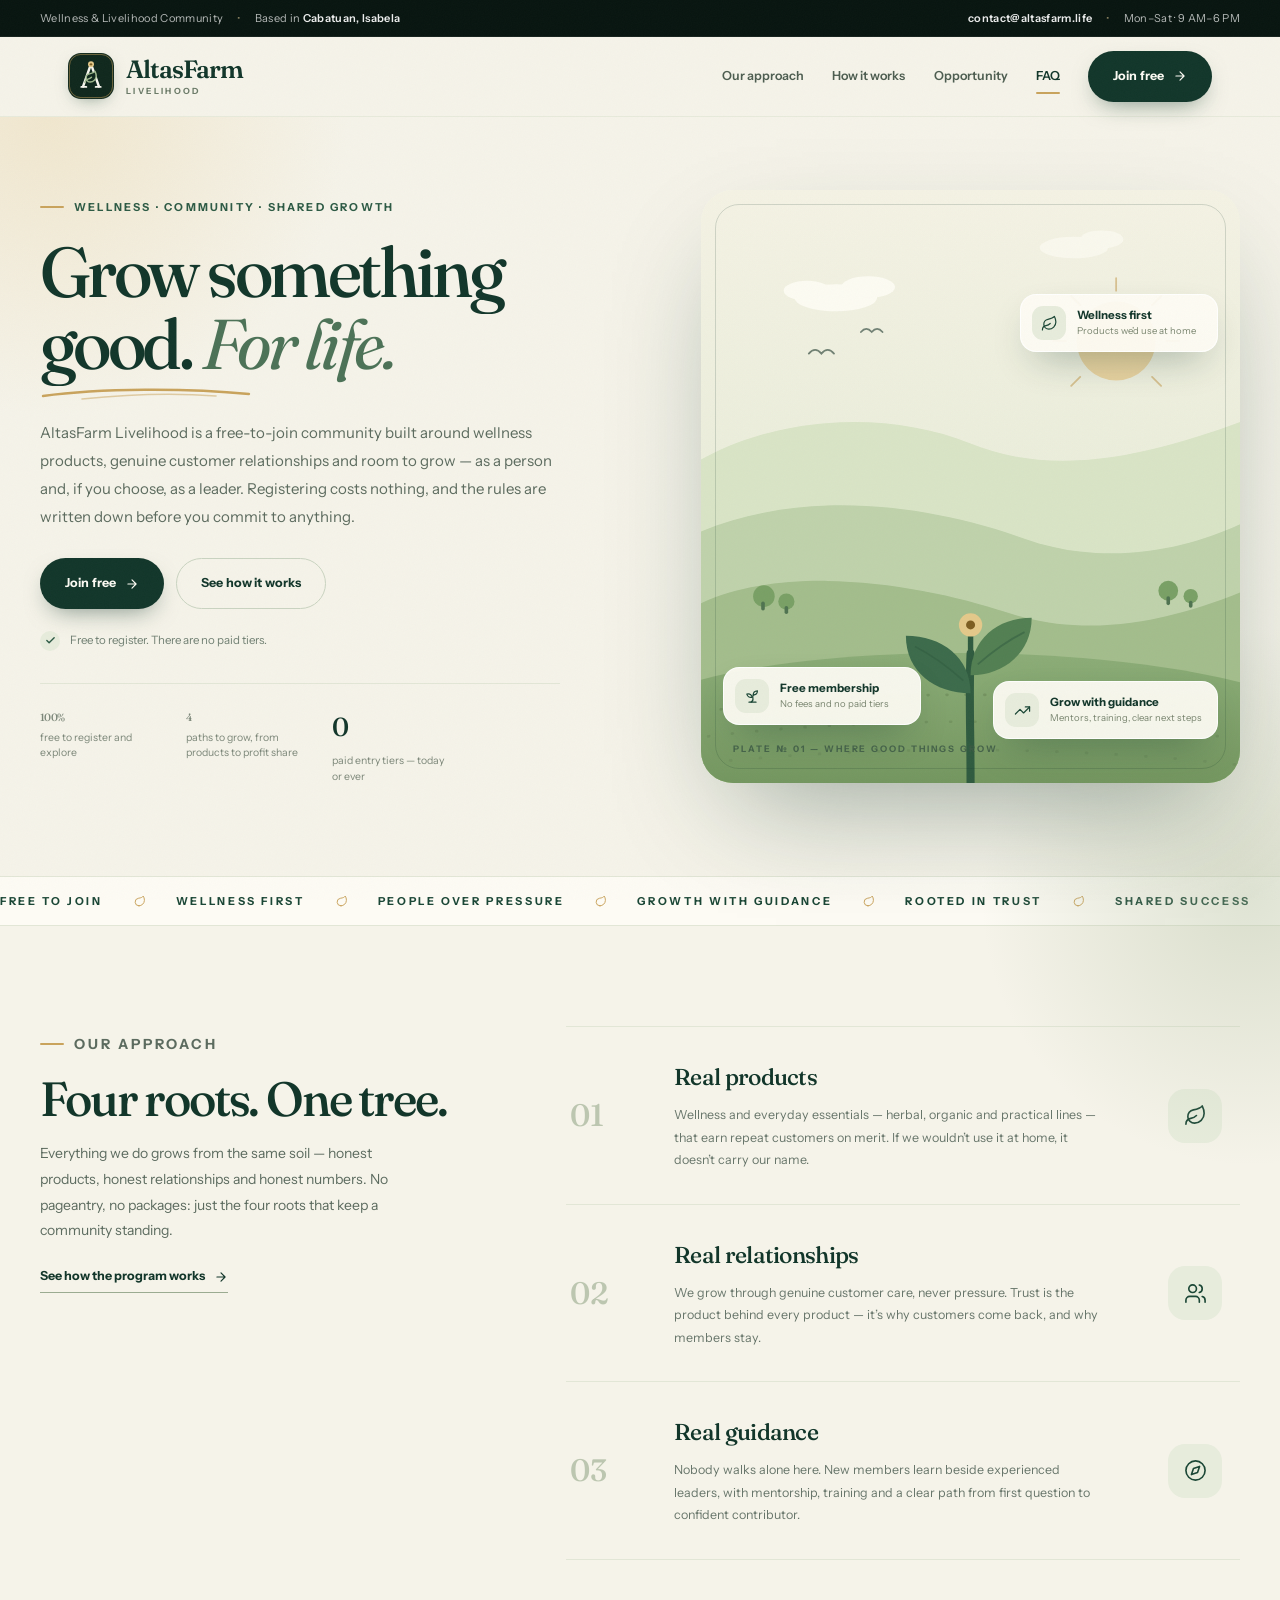
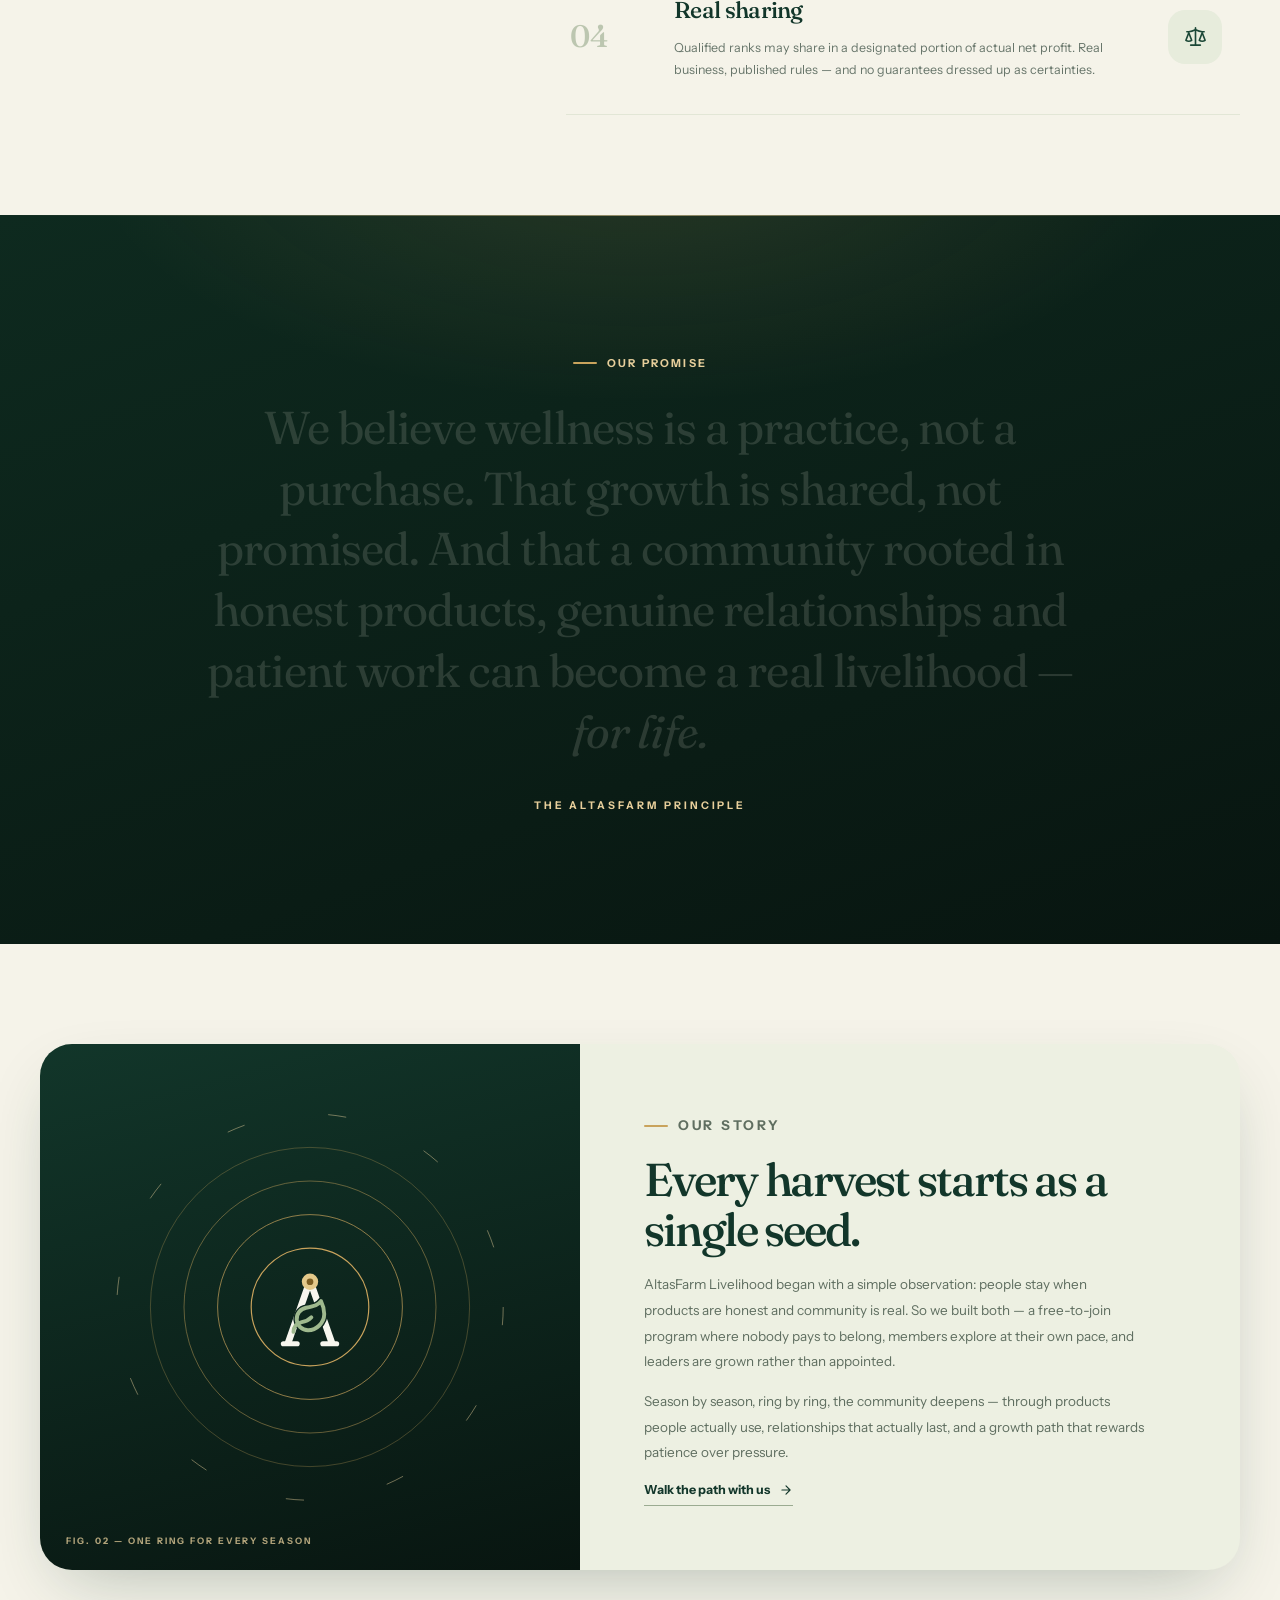
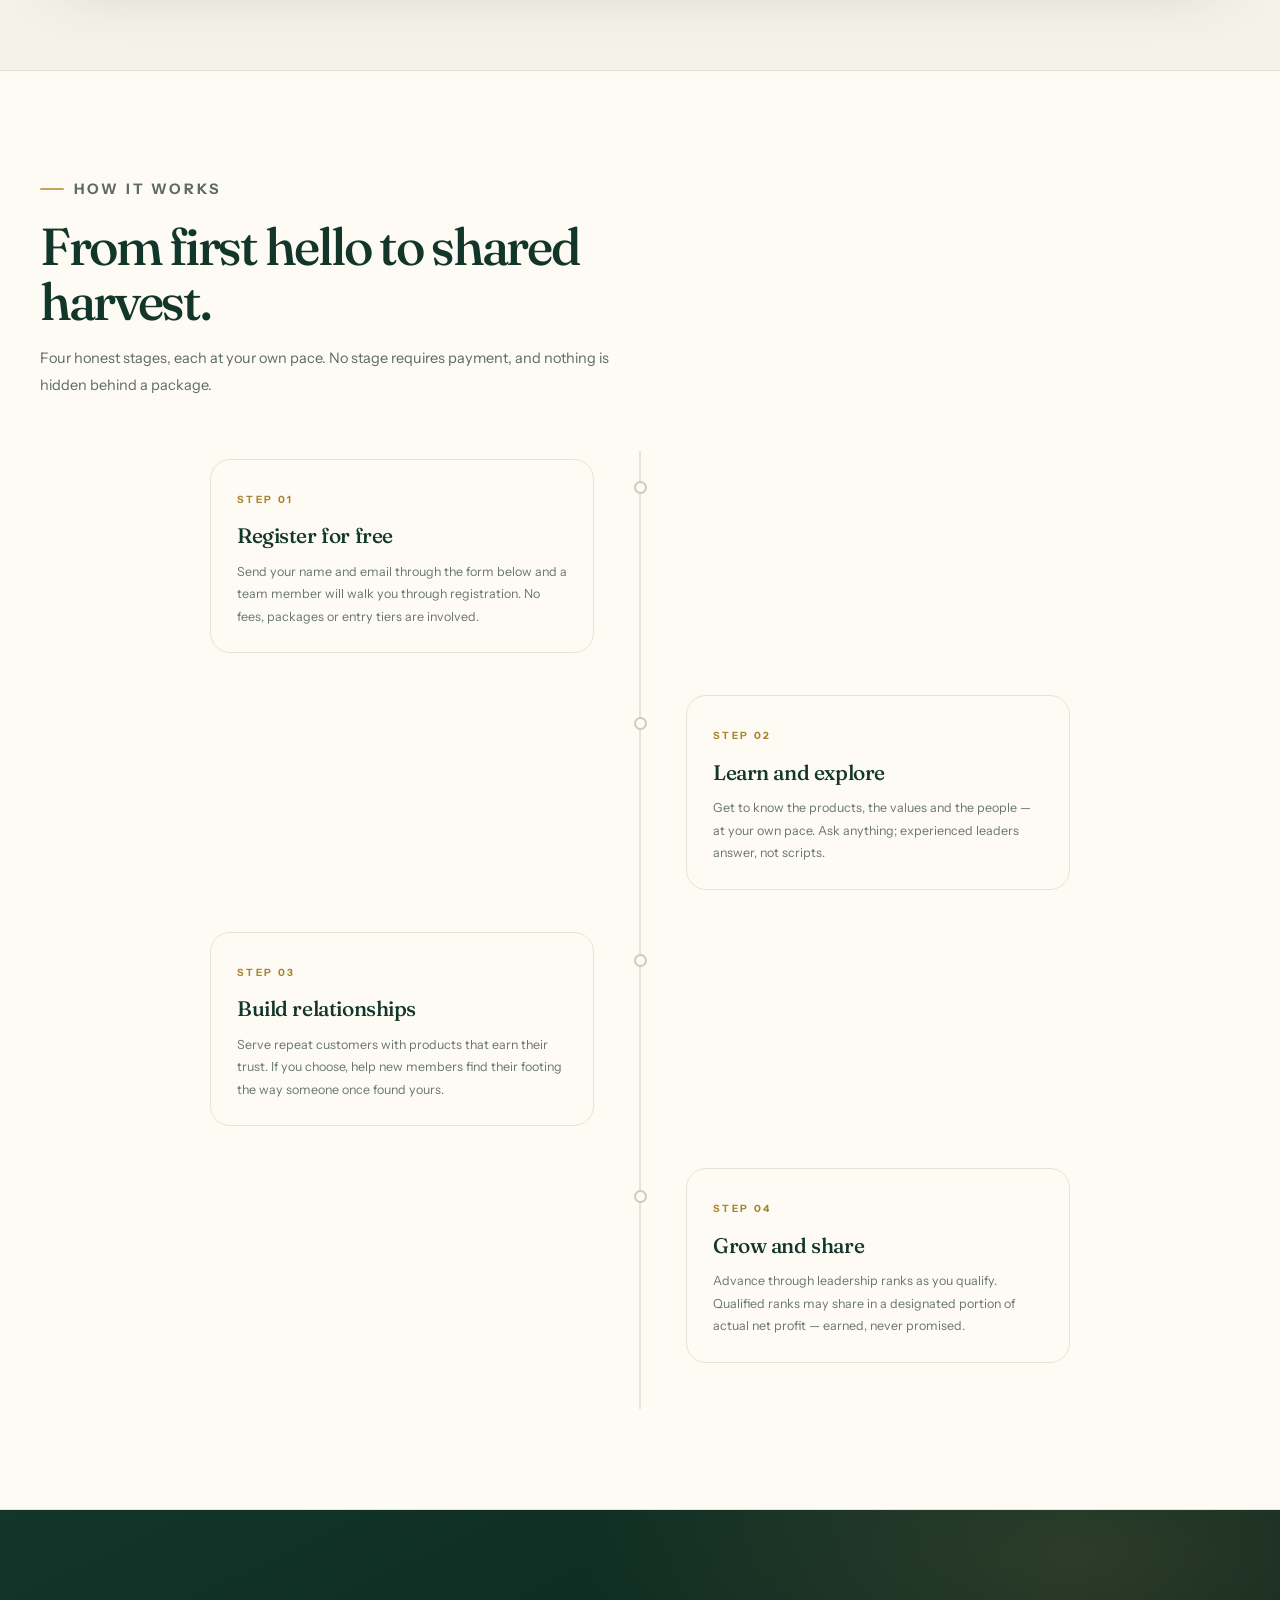
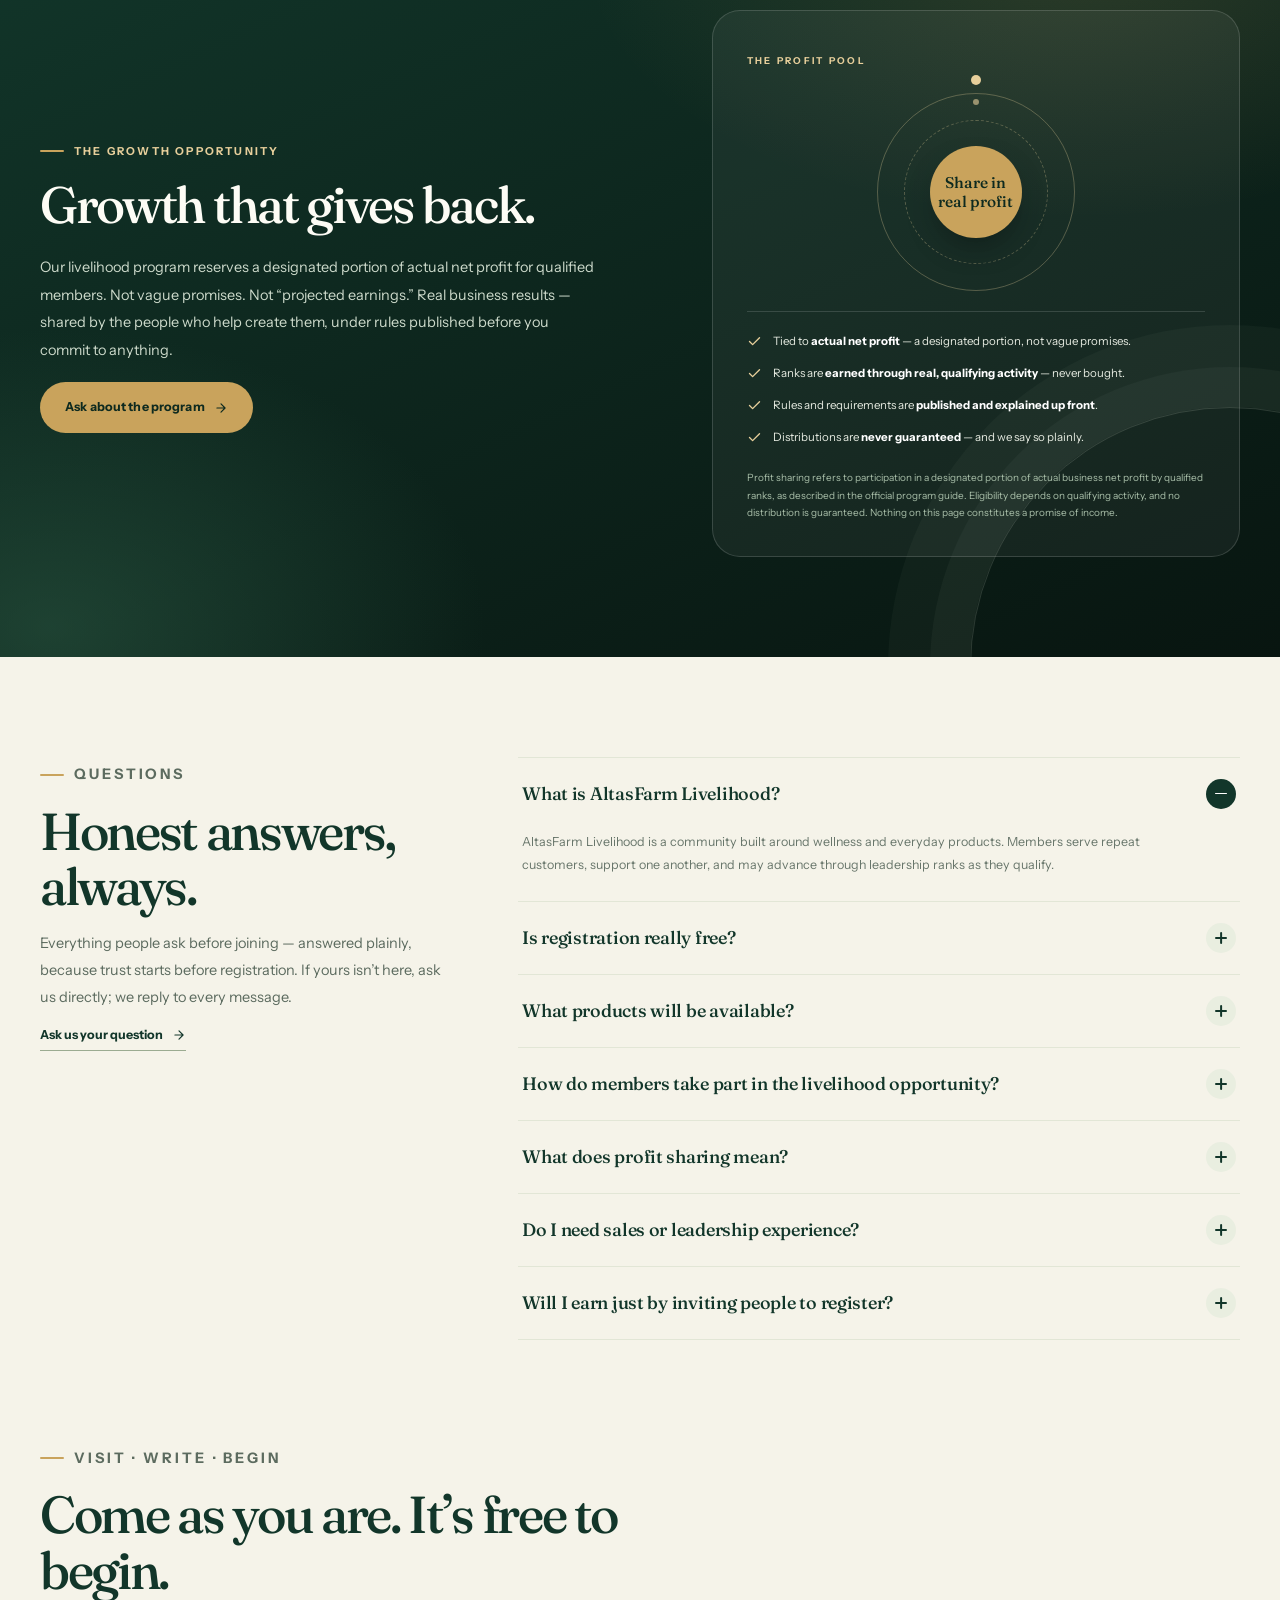
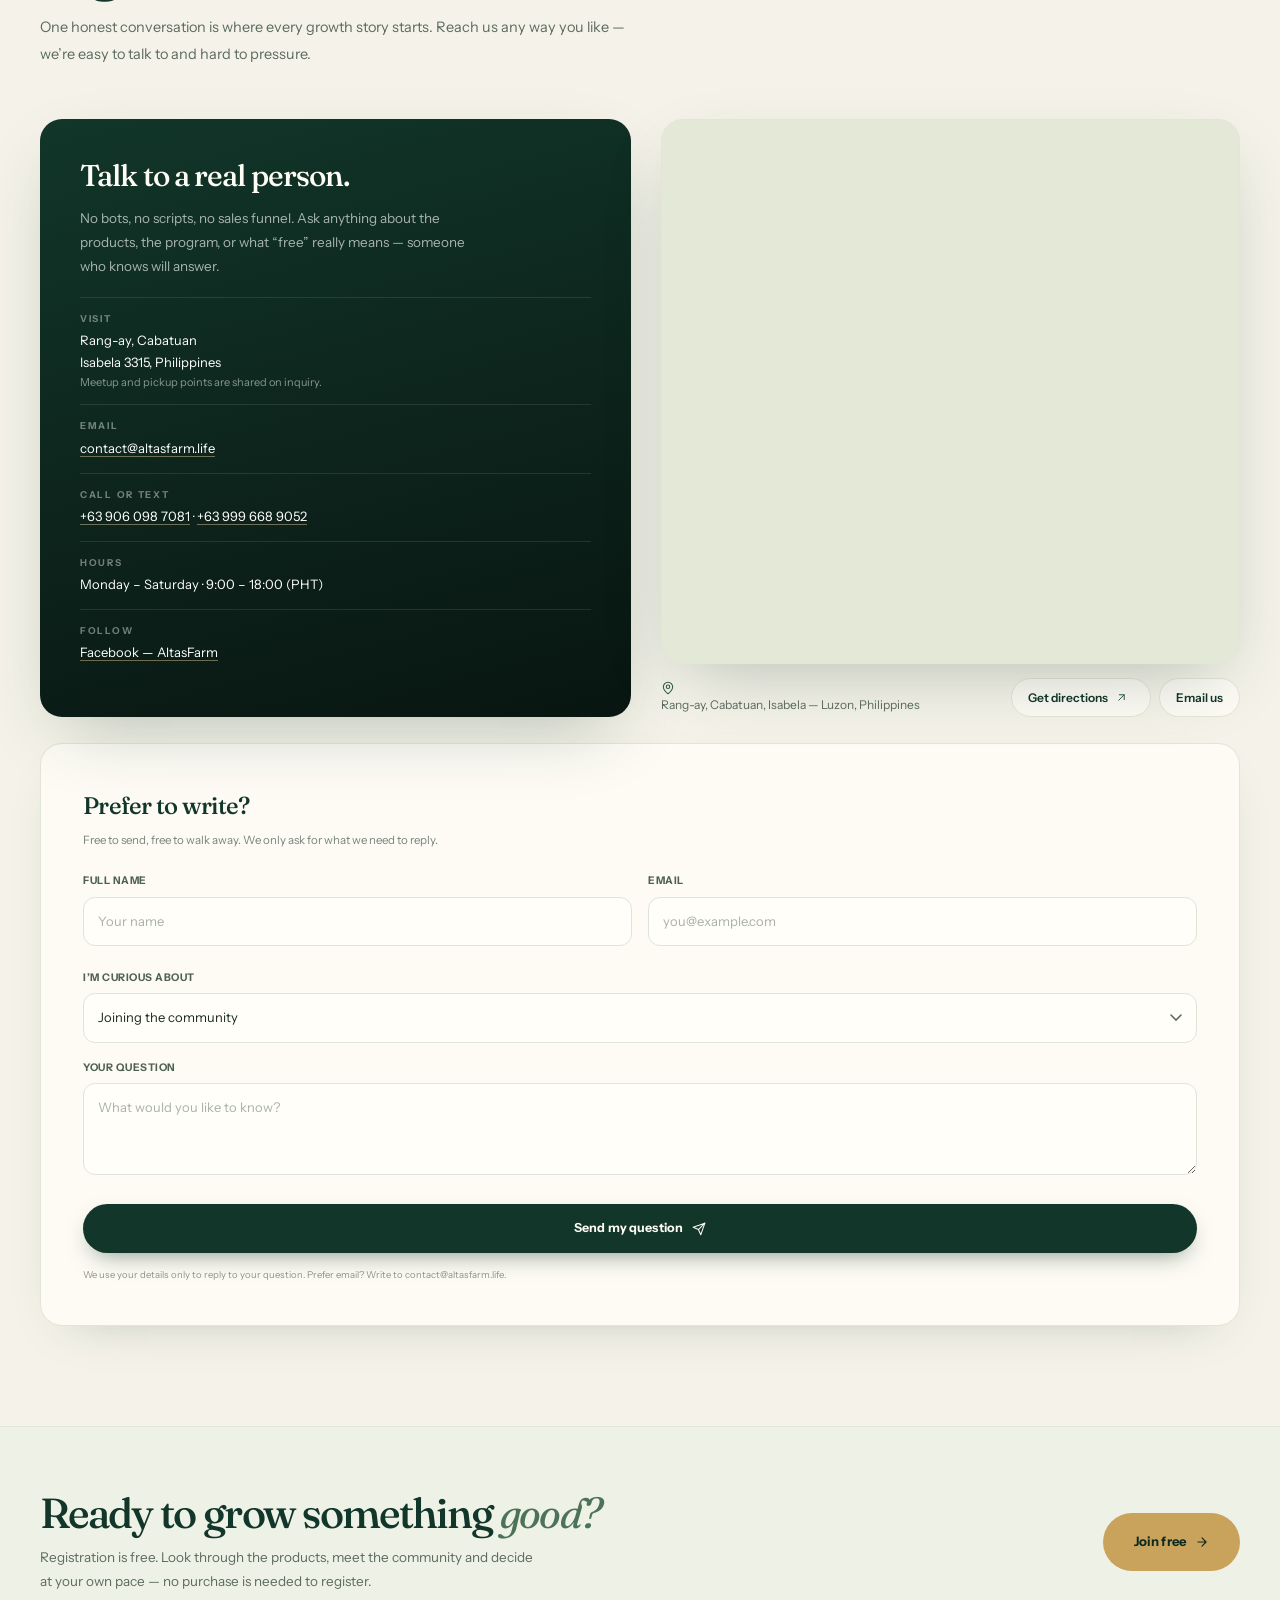
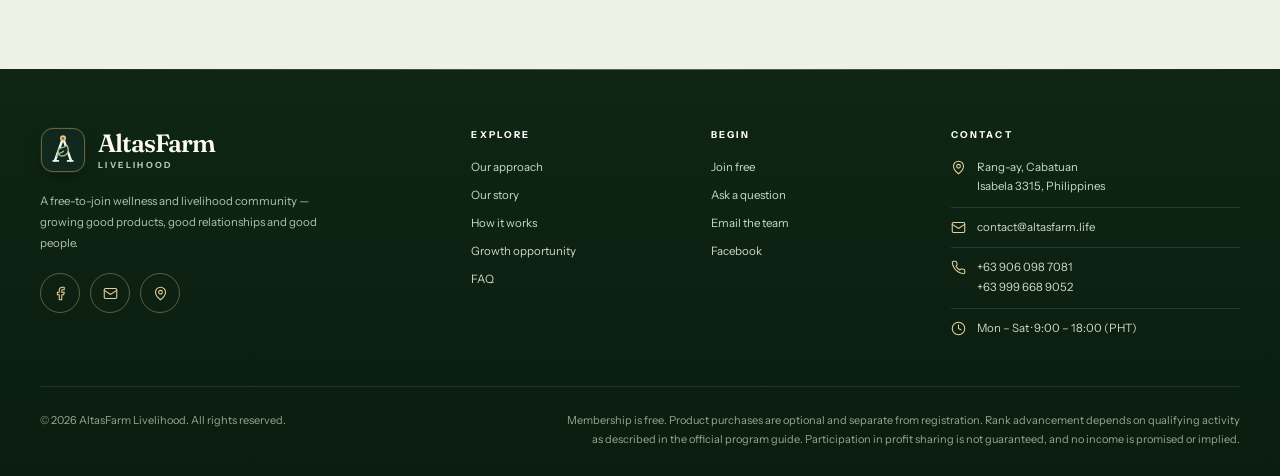
<file: frontend/index-legacy.html>
<!doctype html>
<html lang="en">
  <head>
    <meta charset="utf-8" />
    <meta
      name="viewport"
      content="width=device-width, initial-scale=1, viewport-fit=cover"
    />
    <title>
      AltasFarm Livelihood — Free Wellness Community &amp; Growth Opportunity
    </title>
    <meta
      name="description"
      content="AltasFarm Livelihood is a free-to-join community built around wellness products, genuine customer relationships, leadership development and shared growth. No paid entry tiers — ever."
    />
    <meta name="theme-color" content="#0e2a1f" />
    <meta name="author" content="AltasFarm Livelihood" />
    <meta
      name="robots"
      content="index, follow, max-image-preview:large, max-snippet:-1, max-video-preview:-1"
    />
    <link rel="canonical" href="https://altasfarm.life/" />
    <link
      rel="icon"
      type="image/svg+xml"
      href="data:image/svg+xml,%3Csvg%20xmlns%3D%22http%3A%2F%2Fwww.w3.org%2F2000%2Fsvg%22%20viewBox%3D%220%200%2032%2032%22%20role%3D%22img%22%20aria-label%3D%22AltasFarm%22%3E%20%3Crect%20width%3D%2232%22%20height%3D%2232%22%20rx%3D%228%22%20fill%3D%22%2310281d%22%2F%3E%20%3Crect%20x%3D%221.1%22%20y%3D%221.1%22%20width%3D%2229.8%22%20height%3D%2229.8%22%20rx%3D%227.2%22%20fill%3D%22none%22%20stroke%3D%22%23c9a35c%22%20stroke-width%3D%220.9%22%2F%3E%20%3Cpath%20d%3D%22M10.4%2023.4%2015.2%209.5%22%20fill%3D%22none%22%20stroke%3D%22%23f7f6ee%22%20stroke-width%3D%221.85%22%20stroke-linecap%3D%22round%22%2F%3E%20%3Cpath%20d%3D%22M21.6%2023.4%2016.8%209.5%22%20fill%3D%22none%22%20stroke%3D%22%23f7f6ee%22%20stroke-width%3D%221.85%22%20stroke-linecap%3D%22round%22%2F%3E%20%3Cg%20transform%3D%22translate%2810.99%2011.99%29%20scale%280.41%29%22%20fill%3D%22none%22%20stroke%3D%22%239fb98e%22%20stroke-width%3D%223.2%22%20stroke-linecap%3D%22round%22%20stroke-linejoin%3D%22round%22%3E%3Cpath%20d%3D%22M11%2020A7%207%200%200%201%209.8%206.1C15.5%205%2017%204.48%2019%202c1%202%202%204.18%202%208%200%205.5-4.78%2010-10%2010Z%22%20fill%3D%22%2310281d%22%2F%3E%3Cpath%20d%3D%22M2%2021c0-3%201.85-5.36%205.08-6C9.5%2014.52%2012%2013%2013%2012%22%2F%3E%3C%2Fg%3E%20%3Ccircle%20cx%3D%2216%22%20cy%3D%227.7%22%20r%3D%222.15%22%20fill%3D%22%23e4c98a%22%2F%3E%20%3Ccircle%20cx%3D%2216%22%20cy%3D%227.7%22%20r%3D%220.85%22%20fill%3D%22%237d5e22%22%2F%3E%20%3Cpath%20d%3D%22M9%2023.9h3.6%22%20fill%3D%22none%22%20stroke%3D%22%23f7f6ee%22%20stroke-width%3D%221.45%22%20stroke-linecap%3D%22round%22%2F%3E%20%3Cpath%20d%3D%22M19.4%2023.9h3.6%22%20fill%3D%22none%22%20stroke%3D%22%23f7f6ee%22%20stroke-width%3D%221.45%22%20stroke-linecap%3D%22round%22%2F%3E%20%3C%2Fsvg%3E"
    />

    <meta property="og:type" content="website" />
    <meta property="og:site_name" content="AltasFarm Livelihood" />
    <meta
      property="og:title"
      content="AltasFarm Livelihood — Free Wellness Community &amp; Growth Opportunity"
    />
    <meta
      property="og:description"
      content="AltasFarm Livelihood is a free-to-join community built around wellness products, genuine customer relationships, leadership development and shared growth. No paid entry tiers — ever."
    />
    <meta property="og:url" content="https://altasfarm.life/" />
    <meta property="og:image" content="https://altasfarm.life/og-image.svg" />
    <meta property="og:image:width" content="1200" />
    <meta property="og:image:height" content="630" />
    <meta name="twitter:card" content="summary_large_image" />
    <meta
      name="twitter:title"
      content="AltasFarm Livelihood — Free Wellness Community &amp; Growth Opportunity"
    />
    <meta
      name="twitter:description"
      content="AltasFarm Livelihood is a free-to-join community built around wellness products, genuine customer relationships, leadership development and shared growth. No paid entry tiers — ever."
    />
    <meta name="twitter:image" content="https://altasfarm.life/og-image.svg" />

    <link rel="preconnect" href="https://fonts.googleapis.com" />
    <link rel="preconnect" href="https://fonts.gstatic.com" crossorigin />
    <link
      rel="stylesheet"
      href="https://fonts.googleapis.com/css2?family=Fraunces:ital,opsz,wght@0,9..144,300..600;1,9..144,300..600&amp;family=Instrument+Sans:ital,wght@0,400..700;1,400..700&amp;display=swap"
    />

    <script>
      document.documentElement.classList.add("js");
    </script>

    <script type="application/ld+json">
      {
        "@context": "https://schema.org",
        "@graph": [
          {
            "@type": "Organization",
            "@id": "https://altasfarm.life/#organization",
            "name": "AltasFarm Livelihood",
            "url": "https://altasfarm.life/",
            "logo": "https://altasfarm.life/logo.png",
            "slogan": "Grow something good. For life.",
            "description": "A free-to-join community built around wellness products, repeat customer relationships, leadership development and shared growth.",
            "knowsAbout": [
              "Wellness products",
              "Community building",
              "Leadership development",
              "Customer relationships"
            ],
            "address": {
              "@type": "PostalAddress",
              "streetAddress": "Rang-ay",
              "addressLocality": "Cabatuan",
              "addressRegion": "Isabela",
              "postalCode": "3315",
              "addressCountry": "PH"
            },
            "geo": {
              "@type": "GeoCoordinates",
              "latitude": 16.9266802,
              "longitude": 121.616111
            },
            "hasMap": "https://maps.app.goo.gl/3xmJeKfKTj1NyaJ29",
            "contactPoint": {
              "@type": "ContactPoint",
              "contactType": "customer support",
              "email": "contact@altasfarm.life",
              "telephone": ["+639060987081", "+639996689052"],
              "availableLanguage": ["en", "fil"]
            },
            "sameAs": [
              "https://www.facebook.com/people/Altas-Farm/61595099030024/"
            ],
            "areaServed": {
              "@type": "Country",
              "name": "Philippines"
            }
          },
          {
            "@type": "WebSite",
            "@id": "https://altasfarm.life/#website",
            "url": "https://altasfarm.life/",
            "name": "AltasFarm Livelihood",
            "publisher": {
              "@id": "https://altasfarm.life/#organization"
            },
            "inLanguage": "en"
          },
          {
            "@type": "WebPage",
            "@id": "https://altasfarm.life/#webpage",
            "url": "https://altasfarm.life/",
            "name": "AltasFarm Livelihood — Free Wellness Community & Growth Opportunity",
            "isPartOf": {
              "@id": "https://altasfarm.life/#website"
            },
            "about": {
              "@id": "https://altasfarm.life/#organization"
            },
            "primaryImageOfPage": "https://altasfarm.life/og-image.svg",
            "inLanguage": "en",
            "speakable": {
              "@type": "SpeakableSpecification",
              "cssSelector": ["#hero-title", ".hero-copy"]
            }
          },
          {
            "@type": "FAQPage",
            "@id": "https://altasfarm.life/#faq",
            "mainEntity": [
              {
                "@type": "Question",
                "name": "What is AltasFarm Livelihood?",
                "acceptedAnswer": {
                  "@type": "Answer",
                  "text": "AltasFarm Livelihood is a community built around wellness and everyday products. Members serve repeat customers, support one another, and may advance through leadership ranks as they qualify."
                }
              },
              {
                "@type": "Question",
                "name": "Is registration really free?",
                "acceptedAnswer": {
                  "@type": "Answer",
                  "text": "Yes. Registering costs nothing, and there are no paid membership packages or entry tiers. Any product purchase is optional and separate from registration."
                }
              },
              {
                "@type": "Question",
                "name": "What products will be available?",
                "acceptedAnswer": {
                  "@type": "Answer",
                  "text": "The range may grow over time and may include wellness, herbal, organic and other everyday products. Current descriptions, prices and availability come from our team or the product catalog."
                }
              },
              {
                "@type": "Question",
                "name": "How do members take part in the livelihood opportunity?",
                "acceptedAnswer": {
                  "@type": "Answer",
                  "text": "Participation centers on qualifying repeat-purchase activity and building a team responsibly. The official program guide sets out the requirements, qualification rules and any compensation, so you can read them before you decide."
                }
              },
              {
                "@type": "Question",
                "name": "What does profit sharing mean?",
                "acceptedAnswer": {
                  "@type": "Answer",
                  "text": "Qualified ranks may be eligible to share in a designated portion of the business’s actual net profit. Eligibility and amounts follow the published policy, and no distribution is guaranteed."
                }
              },
              {
                "@type": "Question",
                "name": "Do I need sales or leadership experience?",
                "acceptedAnswer": {
                  "@type": "Answer",
                  "text": "No. You can inquire or register with no experience. Start by learning about the products and asking a team leader to explain the program and your options."
                }
              },
              {
                "@type": "Question",
                "name": "Will I earn just by inviting people to register?",
                "acceptedAnswer": {
                  "@type": "Answer",
                  "text": "Not on its own. Registering people is not an automatic entitlement to compensation — the program is built on real product activity, repeat customers and responsible team development."
                }
              }
            ]
          }
        ]
      }
    </script>

    <style>
      /*! tailwindcss v4.3.3 | MIT License | https://tailwindcss.com */
      @layer properties {
        @supports (((-webkit-hyphens: none)) and (not (margin-trim: inline))) or
          ((-moz-orient: inline) and (not (color: rgb(from red r g b)))) {
          *,
          :before,
          :after,
          ::backdrop {
            --tw-rotate-x: initial;
            --tw-rotate-y: initial;
            --tw-rotate-z: initial;
            --tw-skew-x: initial;
            --tw-skew-y: initial;
            --tw-border-style: solid;
            --tw-font-weight: initial;
            --tw-shadow: 0 0 #0000;
            --tw-shadow-color: initial;
            --tw-shadow-alpha: 100%;
            --tw-inset-shadow: 0 0 #0000;
            --tw-inset-shadow-color: initial;
            --tw-inset-shadow-alpha: 100%;
            --tw-ring-color: initial;
            --tw-ring-shadow: 0 0 #0000;
            --tw-inset-ring-color: initial;
            --tw-inset-ring-shadow: 0 0 #0000;
            --tw-ring-inset: initial;
            --tw-ring-offset-width: 0px;
            --tw-ring-offset-color: #fff;
            --tw-ring-offset-shadow: 0 0 #0000;
          }
        }
      }

      @layer theme {
        :root,
        :host {
          --font-sans: "Instrument Sans", ui-sans-serif, system-ui, sans-serif;
          --font-mono:
            ui-monospace, SFMono-Regular, Menlo, Monaco, Consolas,
            "Liberation Mono", "Courier New", monospace;
          --color-red-500: oklch(63.7% 0.237 25.331);
          --color-zinc-50: oklch(98.5% 0 none);
          --color-zinc-400: oklch(70.5% 0.015 286.067);
          --color-zinc-500: oklch(55.2% 0.016 285.938);
          --color-zinc-900: oklch(21% 0.006 285.885);
          --color-zinc-950: oklch(14.1% 0.005 285.823);
          --color-neutral-100: oklch(97% 0 none);
          --color-neutral-300: oklch(87% 0 none);
          --color-neutral-700: oklch(37.1% 0 none);
          --color-neutral-900: oklch(20.5% 0 none);
          --color-black: #000;
          --color-white: #fff;
          --spacing: 0.25rem;
          --container-sm: 24rem;
          --container-md: 28rem;
          --text-sm: 0.875rem;
          --text-sm--line-height: calc(1.25 / 0.875);
          --text-lg: 1.125rem;
          --text-lg--line-height: calc(1.75 / 1.125);
          --font-weight-medium: 500;
          --font-weight-semibold: 600;
          --radius-md: 0.375rem;
          --radius-lg: 0.5rem;
          --shadow-sm: 0 1px 3px 0 #0000001a, 0 1px 2px -1px #0000001a;
          --shadow-lg: 0 10px 15px -3px #0000001a, 0 4px 6px -4px #0000001a;
          --default-font-family: var(--font-sans);
          --default-mono-font-family: var(--font-mono);
          --font-display: "Fraunces", Georgia, "Times New Roman", serif;
        }
      }

      @layer base {
        *,
        :after,
        :before,
        ::backdrop {
          box-sizing: border-box;
          border: 0 solid;
          margin: 0;
          padding: 0;
        }

        ::file-selector-button {
          box-sizing: border-box;
          border: 0 solid;
          margin: 0;
          padding: 0;
        }

        html,
        :host {
          -webkit-text-size-adjust: 100%;
          tab-size: 4;
          line-height: 1.5;
          font-family: var(
            --default-font-family,
            -apple-system,
            BlinkMacSystemFont,
            "Segoe UI",
            Roboto,
            "Helvetica Neue",
            "Noto Sans",
            Arial,
            sans-serif,
            "Apple Color Emoji",
            "Segoe UI Emoji",
            "Segoe UI Symbol",
            "Noto Color Emoji"
          );
          font-feature-settings: var(--default-font-feature-settings, normal);
          font-variation-settings: var(
            --default-font-variation-settings,
            normal
          );
          -webkit-tap-highlight-color: transparent;
        }

        hr {
          height: 0;
          color: inherit;
          border-top-width: 1px;
        }

        abbr:where([title]) {
          -webkit-text-decoration: underline dotted;
          text-decoration: underline dotted;
        }

        h1,
        h2,
        h3,
        h4,
        h5,
        h6 {
          font-size: inherit;
          font-weight: inherit;
        }

        a {
          color: inherit;
          -webkit-text-decoration: inherit;
          -webkit-text-decoration: inherit;
          text-decoration: inherit;
        }

        b,
        strong {
          font-weight: bolder;
        }

        code,
        kbd,
        samp,
        pre {
          font-family: var(
            --default-mono-font-family,
            ui-monospace,
            SFMono-Regular,
            Menlo,
            Monaco,
            Consolas,
            "Liberation Mono",
            "Courier New",
            monospace
          );
          font-feature-settings: var(
            --default-mono-font-feature-settings,
            normal
          );
          font-variation-settings: var(
            --default-mono-font-variation-settings,
            normal
          );
          font-size: 1em;
        }

        small {
          font-size: 80%;
        }

        sub,
        sup {
          vertical-align: baseline;
          font-size: 75%;
          line-height: 0;
          position: relative;
        }

        sub {
          bottom: -0.25em;
        }

        sup {
          top: -0.5em;
        }

        table {
          text-indent: 0;
          border-color: inherit;
          border-collapse: collapse;
        }

        :-moz-focusring:where(:not(iframe)) {
          outline: auto;
        }

        progress {
          vertical-align: baseline;
        }

        summary {
          display: list-item;
        }

        ol,
        ul,
        menu {
          list-style: none;
        }

        img,
        svg,
        video,
        canvas,
        audio,
        iframe,
        embed,
        object {
          vertical-align: middle;
          display: block;
        }

        img,
        video {
          max-width: 100%;
          height: auto;
        }

        button,
        input,
        select,
        optgroup,
        textarea {
          font: inherit;
          font-feature-settings: inherit;
          font-variation-settings: inherit;
          letter-spacing: inherit;
          color: inherit;
          opacity: 1;
          background-color: #0000;
          border-radius: 0;
        }

        ::file-selector-button {
          font: inherit;
          font-feature-settings: inherit;
          font-variation-settings: inherit;
          letter-spacing: inherit;
          color: inherit;
          opacity: 1;
          background-color: #0000;
          border-radius: 0;
        }

        :where(select:is([multiple], [size])) optgroup {
          font-weight: bolder;
        }

        :where(select:is([multiple], [size])) optgroup option {
          padding-inline-start: 20px;
        }

        ::file-selector-button {
          margin-inline-end: 4px;
        }

        ::placeholder {
          opacity: 1;
        }

        @supports (not ((-webkit-appearance: -apple-pay-button))) or
          (contain-intrinsic-size: 1px) {
          ::placeholder {
            color: currentColor;
          }

          @supports (color: color-mix(in lab, red, red)) {
            ::placeholder {
              color: color-mix(in oklab, currentcolor 50%, transparent);
            }
          }
        }

        textarea {
          resize: vertical;
        }

        ::-webkit-search-decoration {
          -webkit-appearance: none;
        }

        ::-webkit-date-and-time-value {
          min-height: 1lh;
          text-align: inherit;
        }

        ::-webkit-datetime-edit {
          display: inline-flex;
        }

        ::-webkit-datetime-edit-fields-wrapper {
          padding: 0;
        }

        ::-webkit-datetime-edit {
          padding-block: 0;
        }

        ::-webkit-datetime-edit-year-field {
          padding-block: 0;
        }

        ::-webkit-datetime-edit-month-field {
          padding-block: 0;
        }

        ::-webkit-datetime-edit-day-field {
          padding-block: 0;
        }

        ::-webkit-datetime-edit-hour-field {
          padding-block: 0;
        }

        ::-webkit-datetime-edit-minute-field {
          padding-block: 0;
        }

        ::-webkit-datetime-edit-second-field {
          padding-block: 0;
        }

        ::-webkit-datetime-edit-millisecond-field {
          padding-block: 0;
        }

        ::-webkit-datetime-edit-meridiem-field {
          padding-block: 0;
        }

        ::-webkit-calendar-picker-indicator {
          line-height: 1;
        }

        :-moz-ui-invalid {
          box-shadow: none;
        }

        button,
        input:where([type="button"], [type="reset"], [type="submit"]) {
          appearance: button;
        }

        ::file-selector-button {
          appearance: button;
        }

        ::-webkit-inner-spin-button {
          height: auto;
        }

        ::-webkit-outer-spin-button {
          height: auto;
        }

        [hidden]:where(:not([hidden="until-found"])) {
          display: none !important;
        }

        button:not(:disabled),
        [role="button"]:not(:disabled) {
          cursor: pointer;
        }
      }

      @layer components;

      @layer utilities {
        .visible {
          visibility: visible;
        }

        .absolute {
          position: absolute;
        }

        .fixed {
          position: fixed;
        }

        .relative {
          position: relative;
        }

        .static {
          position: static;
        }

        .container {
          width: 100%;
        }

        @media (width >= 40rem) {
          .container {
            max-width: 40rem;
          }
        }

        @media (width >= 48rem) {
          .container {
            max-width: 48rem;
          }
        }

        @media (width >= 64rem) {
          .container {
            max-width: 64rem;
          }
        }

        @media (width >= 80rem) {
          .container {
            max-width: 80rem;
          }
        }

        @media (width >= 96rem) {
          .container {
            max-width: 96rem;
          }
        }

        .block {
          display: block;
        }

        .flex {
          display: flex;
        }

        .grid {
          display: grid;
        }

        .hidden {
          display: none;
        }

        .inline {
          display: inline;
        }

        .table {
          display: table;
        }

        .size-10 {
          width: calc(var(--spacing) * 10);
          height: calc(var(--spacing) * 10);
        }

        .h-8 {
          height: calc(var(--spacing) * 8);
        }

        .min-h-screen {
          min-height: 100vh;
        }

        .w-8 {
          width: calc(var(--spacing) * 8);
        }

        .w-full {
          width: 100%;
        }

        .max-w-md {
          max-width: var(--container-md);
        }

        .max-w-sm {
          max-width: var(--container-sm);
        }

        .grow {
          flex-grow: 1;
        }

        .transform {
          transform: var(--tw-rotate-x,) var(--tw-rotate-y,) var(--tw-rotate-z,)
            var(--tw-skew-x,) var(--tw-skew-y,);
        }

        .cursor-pointer {
          cursor: pointer;
        }

        .resize {
          resize: both;
        }

        .flex-col {
          flex-direction: column;
        }

        .place-items-center {
          place-items: center;
        }

        .items-center {
          align-items: center;
        }

        .justify-center {
          justify-content: center;
        }

        .gap-2 {
          gap: calc(var(--spacing) * 2);
        }

        .gap-3 {
          gap: calc(var(--spacing) * 3);
        }

        .rounded-full {
          border-radius: 3.40282e38px;
        }

        .rounded-md {
          border-radius: var(--radius-md);
        }

        .border {
          border-style: var(--tw-border-style);
          border-width: 1px;
        }

        .border-neutral-300 {
          border-color: var(--color-neutral-300);
        }

        .bg-black\/10 {
          background-color: #0000001a;
        }

        @supports (color: color-mix(in lab, red, red)) {
          .bg-black\/10 {
            background-color: color-mix(
              in oklab,
              var(--color-black) 10%,
              transparent
            );
          }
        }

        .bg-zinc-50 {
          background-color: var(--color-zinc-50);
        }

        .object-cover {
          object-fit: cover;
        }

        .px-4 {
          padding-inline: calc(var(--spacing) * 4);
        }

        .px-6 {
          padding-inline: calc(var(--spacing) * 6);
        }

        .py-2 {
          padding-block: calc(var(--spacing) * 2);
        }

        .text-center {
          text-align: center;
        }

        .text-lg {
          font-size: var(--text-lg);
          line-height: var(--tw-leading, var(--text-lg--line-height));
        }

        .text-sm {
          font-size: var(--text-sm);
          line-height: var(--tw-leading, var(--text-sm--line-height));
        }

        .font-medium {
          --tw-font-weight: var(--font-weight-medium);
          font-weight: var(--font-weight-medium);
        }

        .font-semibold {
          --tw-font-weight: var(--font-weight-semibold);
          font-weight: var(--font-weight-semibold);
        }

        .break-words {
          overflow-wrap: break-word;
        }

        .text-red-500 {
          color: var(--color-red-500);
        }

        .text-zinc-500 {
          color: var(--color-zinc-500);
        }

        .text-zinc-900 {
          color: var(--color-zinc-900);
        }

        .underline-offset-4 {
          text-underline-offset: 4px;
        }

        .opacity-70 {
          opacity: 0.7;
        }

        .ring {
          --tw-ring-shadow: var(--tw-ring-inset,) 0 0 0
            calc(1px + var(--tw-ring-offset-width))
            var(--tw-ring-color, currentcolor);
          box-shadow:
            var(--tw-inset-shadow), var(--tw-inset-ring-shadow),
            var(--tw-ring-offset-shadow), var(--tw-ring-shadow),
            var(--tw-shadow);
        }

        @media (hover: hover) {
          .hover\:bg-neutral-100:hover {
            background-color: var(--color-neutral-100);
          }

          .hover\:underline:hover {
            text-decoration-line: underline;
          }
        }

        .disabled\:cursor-wait:disabled {
          cursor: wait;
        }

        .disabled\:no-underline:disabled {
          text-decoration-line: none;
        }

        @media (prefers-color-scheme: dark) {
          .dark\:border-neutral-700 {
            border-color: var(--color-neutral-700);
          }

          .dark\:bg-white\/20 {
            background-color: #fff3;
          }

          @supports (color: color-mix(in lab, red, red)) {
            .dark\:bg-white\/20 {
              background-color: color-mix(
                in oklab,
                var(--color-white) 20%,
                transparent
              );
            }
          }

          .dark\:bg-zinc-950 {
            background-color: var(--color-zinc-950);
          }

          .dark\:text-zinc-50 {
            color: var(--color-zinc-50);
          }

          .dark\:text-zinc-400 {
            color: var(--color-zinc-400);
          }

          @media (hover: hover) {
            .dark\:hover\:bg-neutral-900:hover {
              background-color: var(--color-neutral-900);
            }
          }
        }
      }

      :root {
        --forest-950: #081510;
        --forest-900: #0e2a1f;
        --forest-800: #12362a;
        --forest-700: #1b4736;
        --forest-600: #2c5a44;
        --leaf: #3f6b4d;
        --sage: #a9b99a;
        --sage-200: #e7ecdc;
        --cream: #f5f3e9;
        --paper: #fdfbf4;
        --ink: #1a2b20;
        --muted: #5c6b5f;
        --gold: #c9a35c;
        --gold-deep: #a8842f;
        --gold-light: #e7cf9b;
        --line: #e2e6d6;
        --radius: 24px;
        --radius-lg: 32px;
        --shadow-sm: 0 2px 10px #12362a0f;
        --shadow: 0 26px 70px -24px #12362a4d;
        --shadow-lg: 0 46px 110px -36px #12362a6b;
        --ease: cubic-bezier(0.22, 1, 0.36, 1);
        --font-display: "Fraunces", Georgia, "Times New Roman", serif;
        --font-sans:
          "Instrument Sans", ui-sans-serif, system-ui, -apple-system,
          "Segoe UI", sans-serif;
      }

      *,
      :before,
      :after {
        box-sizing: border-box;
      }

      html {
        scroll-behavior: smooth;
        -webkit-text-size-adjust: 100%;
        scroll-padding-top: 118px;
      }

      html.nav-locked,
      html.nav-locked body {
        overflow: hidden;
      }

      body {
        background: var(--cream);
        color: var(--ink);
        font-family: var(--font-sans);
        -webkit-font-smoothing: antialiased;
        -moz-osx-font-smoothing: grayscale;
        text-rendering: optimizelegibility;
        margin: 0;
        font-size: 16px;
        line-height: 1.65;
        overflow-x: hidden;
      }

      body:after {
        content: "";
        z-index: 9999;
        pointer-events: none;
        opacity: 0.028;
        background-image: url("data:image/svg+xml,%3Csvg xmlns='http://www.w3.org/2000/svg' width='180' height='180'%3E%3Cfilter id='n'%3E%3CfeTurbulence type='fractalNoise' baseFrequency='0.85' numOctaves='3' stitchTiles='stitch'/%3E%3C/filter%3E%3Crect width='180' height='180' filter='url(%23n)'/%3E%3C/svg%3E");
        position: fixed;
        inset: 0;
      }

      a {
        color: inherit;
        text-decoration: none;
      }

      button,
      input,
      select,
      textarea {
        font: inherit;
        color: inherit;
      }

      button,
      a {
        -webkit-tap-highlight-color: transparent;
      }

      img,
      svg {
        max-width: 100%;
        display: block;
      }

      h1,
      h2,
      h3,
      h4,
      p {
        margin-top: 0;
      }

      ::selection {
        background: var(--gold-light);
        color: var(--forest-900);
      }

      :focus-visible {
        outline: 2px solid var(--gold);
        outline-offset: 3px;
        border-radius: 6px;
      }

      .skip-link {
        z-index: 400;
        background: var(--paper);
        color: var(--forest-800);
        box-shadow: var(--shadow-sm);
        border-radius: 10px;
        padding: 12px 18px;
        font-size: 13px;
        font-weight: 700;
        position: absolute;
        top: 10px;
        left: -9999px;
      }

      .skip-link:focus {
        left: 10px;
      }

      .container {
        width: min(1200px, 100% - 56px);
        margin-inline: auto;
      }

      main {
        overflow: hidden;
      }

      h1,
      h2,
      h3,
      .serif {
        font-family: var(--font-display);
        font-optical-sizing: auto;
        font-weight: 500;
      }

      .eyebrow {
        color: var(--forest-600);
        letter-spacing: 0.2em;
        text-transform: uppercase;
        align-items: center;
        gap: 10px;
        font-size: 11px;
        font-weight: 700;
        display: inline-flex;
      }

      .eyebrow:before {
        content: "";
        background: var(--gold);
        border-radius: 2px;
        width: 24px;
        height: 2px;
      }

      .eyebrow.on-dark {
        color: var(--gold-light);
      }

      .section-head {
        max-width: 680px;
        margin-bottom: 52px;
      }

      .section-head h2 {
        letter-spacing: -0.045em;
        color: var(--forest-800);
        margin: 16px 0;
        font-size: clamp(34px, 4.1vw, 52px);
        line-height: 1.06;
      }

      .section-head p {
        max-width: 600px;
        color: var(--muted);
        margin: 0;
        font-size: 14.5px;
        line-height: 1.85;
      }

      .button {
        letter-spacing: 0.01em;
        cursor: pointer;
        white-space: nowrap;
        transition:
          transform 0.3s var(--ease),
          background 0.3s var(--ease),
          box-shadow 0.3s var(--ease),
          color 0.3s var(--ease),
          border-color 0.3s var(--ease);
        border: 1px solid #0000;
        border-radius: 999px;
        justify-content: center;
        align-items: center;
        gap: 9px;
        padding: 14px 24px;
        font-size: 12.5px;
        font-weight: 700;
        display: inline-flex;
        position: relative;
        overflow: hidden;
      }

      .button:hover {
        transform: translateY(-2px);
      }

      .button svg {
        width: 14px;
        height: 14px;
      }

      .button-primary {
        background: var(--forest-800);
        color: #fdfbf4;
        box-shadow: 0 10px 24px -10px #12362a8c;
      }

      .button-primary:hover {
        background: var(--forest-950);
        box-shadow: 0 16px 34px -12px #12362a99;
      }

      .button-gold {
        background: var(--gold);
        color: var(--forest-900);
      }

      .button-gold:hover {
        background: var(--gold-light);
      }

      .button-ghost {
        color: var(--forest-800);
        background: none;
        border-color: #c9d3c0;
      }

      .button-ghost:hover {
        background: #eef1e4;
        border-color: #b6c4ab;
      }

      .text-link {
        cursor: pointer;
        color: var(--forest-800);
        transition:
          gap 0.3s var(--ease),
          border-color 0.3s var(--ease);
        background: none;
        border: 0;
        border-bottom: 1px solid #9bab91;
        align-items: center;
        gap: 9px;
        margin-top: 14px;
        padding-bottom: 5px;
        font-size: 12.5px;
        font-weight: 700;
        display: inline-flex;
      }

      .text-link:hover {
        border-color: var(--forest-800);
        gap: 15px;
      }

      .text-link svg {
        width: 14px;
        height: 14px;
      }

      .scroll-progress {
        z-index: 220;
        pointer-events: none;
        height: 2px;
        position: fixed;
        top: 0;
        left: 0;
        right: 0;
      }

      .scroll-progress span {
        transform-origin: 0;
        background: var(--gold);
        will-change: transform;
        height: 100%;
        display: block;
        transform: scaleX(0);
      }

      .utility-bar {
        background: var(--forest-950);
        color: #ffffffb3;
        letter-spacing: 0.03em;
        border-bottom: 1px solid #ffffff0f;
        font-size: 11px;
      }

      .utility-inner {
        justify-content: space-between;
        align-items: center;
        gap: 14px;
        width: min(1200px, 100% - 56px);
        min-height: 36px;
        margin: 0 auto;
        display: flex;
      }

      .utility-left,
      .utility-right {
        flex-wrap: wrap;
        align-items: center;
        gap: 14px;
        display: flex;
      }

      .utility-left span,
      .utility-right span {
        white-space: nowrap;
      }

      .utility-bar strong {
        color: #ffffffeb;
        font-weight: 600;
      }

      .utility-bar .dot {
        color: #e7cf9b8c;
      }

      .site-header {
        z-index: 200;
        -webkit-backdrop-filter: blur(18px) saturate(140%);
        transition:
          box-shadow 0.35s var(--ease),
          background 0.35s var(--ease);
        background: #f5f3e9d6;
        border-bottom: 1px solid #e2e6d6b3;
        position: sticky;
        top: 0;
      }

      .site-header.is-scrolled {
        background: #f5f3e9f5;
        box-shadow: 0 12px 32px -20px #12362a66;
      }

      .nav-wrap {
        max-width: 1200px;
        transition: padding 0.35s var(--ease);
        align-items: center;
        gap: 30px;
        margin: auto;
        padding: 14px 28px;
        display: flex;
      }

      .site-header.is-scrolled .nav-wrap {
        padding-top: 9px;
        padding-bottom: 9px;
      }

      .brand {
        flex-shrink: 0;
        align-items: center;
        gap: 12px;
        display: flex;
      }

      .brand-mark {
        width: 46px;
        height: 46px;
        transition:
          transform 0.4s var(--ease),
          box-shadow 0.4s var(--ease);
        border-radius: 14px;
        flex: 0 0 46px;
        box-shadow: 0 6px 18px -8px #12362a8c;
      }

      .brand:hover .brand-mark {
        transform: translateY(-2px) rotate(-3deg);
        box-shadow: 0 12px 26px -10px #12362a99;
      }

      .brand-name {
        font-family: var(--font-display);
        letter-spacing: -0.04em;
        color: var(--forest-800);
        font-size: 25px;
        font-weight: 600;
        line-height: 1;
        display: block;
      }

      .brand-sub {
        color: #6b7a68;
        letter-spacing: 0.28em;
        text-transform: uppercase;
        margin-top: 5px;
        font-size: 8.5px;
        font-weight: 700;
        line-height: 1;
        display: block;
      }

      .nav-links {
        color: #4d5d50;
        align-items: center;
        gap: clamp(14px, 2.2vw, 30px);
        margin-left: auto;
        font-size: 12.5px;
        font-weight: 600;
        display: flex;
      }

      .nav-links a:not(.button) {
        transition: color 0.25s var(--ease);
        padding: 7px 0;
        position: relative;
      }

      .nav-links a:not(.button):after {
        content: "";
        background: var(--gold);
        transform-origin: 0;
        height: 1.5px;
        transition: transform 0.4s var(--ease);
        border-radius: 2px;
        position: absolute;
        bottom: 0;
        left: 0;
        right: 0;
        transform: scaleX(0);
      }

      .nav-links a:not(.button):hover,
      .nav-links a:not(.button).is-active {
        color: var(--forest-800);
      }

      .nav-links a:not(.button):hover:after,
      .nav-links a:not(.button).is-active:after {
        transform: scaleX(1);
      }

      .menu-toggle {
        border: 1px solid var(--line);
        background: var(--paper);
        color: var(--forest-800);
        cursor: pointer;
        width: 46px;
        height: 46px;
        transition: background 0.25s var(--ease);
        border-radius: 13px;
        justify-content: center;
        align-items: center;
        display: none;
      }

      .menu-toggle:hover {
        background: #eef1e4;
      }

      .mobile-nav {
        z-index: 250;
        background: linear-gradient(
          170deg,
          var(--forest-900),
          var(--forest-950)
        );
        visibility: hidden;
        transition:
          transform 0.55s var(--ease),
          visibility 0s linear 0.55s;
        flex-direction: column;
        display: flex;
        position: fixed;
        inset: 0;
        transform: translateX(102%);
      }

      .mobile-nav.open {
        visibility: visible;
        transition: transform 0.55s var(--ease);
        transform: none;
      }

      @media (width >= 761px) {
        .mobile-nav {
          display: none;
        }
      }

      .mobile-nav-head {
        border-bottom: 1px solid #ffffff14;
        justify-content: space-between;
        align-items: center;
        gap: 16px;
        padding: 13px 20px;
        display: flex;
      }

      .mobile-nav-head .brand-name {
        color: #fdfbf4;
      }

      .mobile-nav-head .brand-sub {
        color: #e7cf9bbf;
      }

      .mobile-nav-close {
        color: #fff;
        cursor: pointer;
        width: 46px;
        height: 46px;
        transition: background 0.25s var(--ease);
        background: #ffffff0f;
        border: 1px solid #ffffff38;
        border-radius: 13px;
        place-items: center;
        display: grid;
      }

      .mobile-nav-close:hover {
        background: #ffffff24;
      }

      .mobile-nav-body {
        flex-direction: column;
        flex: 1;
        padding: 14px 24px 26px;
        display: flex;
        overflow-y: auto;
      }

      .mobile-nav-links {
        flex-direction: column;
        display: flex;
      }

      .mobile-nav-links a {
        font-family: var(--font-display);
        letter-spacing: -0.02em;
        color: #f2f4e8;
        opacity: 0;
        transition:
          opacity 0.5s var(--ease),
          transform 0.5s var(--ease),
          color 0.25s var(--ease);
        border-bottom: 1px solid #ffffff14;
        align-items: baseline;
        gap: 16px;
        padding: 17px 2px;
        font-size: 27px;
        font-weight: 500;
        display: flex;
        transform: translateY(16px);
      }

      .mobile-nav-links a:active {
        color: var(--gold-light);
      }

      .mobile-nav-links a small {
        font-family: var(--font-sans);
        letter-spacing: 0.2em;
        color: var(--gold-light);
        font-size: 10px;
        font-weight: 700;
      }

      .mobile-nav.open .mobile-nav-links a {
        opacity: 1;
        transform: none;
      }

      .mobile-nav.open .mobile-nav-links a:first-child {
        transition-delay: 0.1s;
      }

      .mobile-nav.open .mobile-nav-links a:nth-child(2) {
        transition-delay: 0.16s;
      }

      .mobile-nav.open .mobile-nav-links a:nth-child(3) {
        transition-delay: 0.22s;
      }

      .mobile-nav.open .mobile-nav-links a:nth-child(4) {
        transition-delay: 0.28s;
      }

      .mobile-nav.open .mobile-nav-links a:nth-child(5) {
        transition-delay: 0.34s;
      }

      .mobile-nav-foot {
        gap: 14px;
        margin-top: auto;
        padding-top: 26px;
        display: grid;
      }

      .mobile-nav-foot .button {
        justify-content: center;
        padding: 16px 24px;
        font-size: 13px;
      }

      .mobile-nav-mail {
        text-align: center;
        color: var(--gold-light);
        padding: 4px 0;
        font-size: 13px;
        font-weight: 700;
        display: block;
      }

      .mobile-nav-note {
        color: #ffffff80;
        text-align: center;
        margin: 0;
        font-size: 11px;
        line-height: 1.75;
      }

      .mobile-nav-note a {
        color: var(--gold-light);
        border-bottom: 1px solid #e7cf9b66;
        font-weight: 700;
      }

      .hero {
        isolation: isolate;
        padding: 72px 0 92px;
        position: relative;
      }

      .hero:before {
        content: "";
        z-index: -1;
        pointer-events: none;
        background: radial-gradient(circle, #e7cf9b57, #e7cf9b00 66%);
        border-radius: 50%;
        width: 640px;
        height: 640px;
        position: absolute;
        top: -320px;
        left: -270px;
      }

      .hero:after {
        content: "";
        z-index: -1;
        pointer-events: none;
        background: radial-gradient(circle, #a9b99a5c, #a9b99a00 68%);
        border-radius: 50%;
        width: 560px;
        height: 560px;
        position: absolute;
        bottom: -300px;
        right: -250px;
      }

      .hero-grid {
        grid-template-columns: minmax(0, 1.04fr) minmax(390px, 0.96fr);
        align-items: center;
        gap: clamp(34px, 6vw, 84px);
        display: grid;
      }

      h1 {
        letter-spacing: -0.05em;
        color: var(--forest-800);
        margin: 20px 0 6px;
        font-size: clamp(44px, 5.5vw, 74px);
        line-height: 1.02;
      }

      h1 em {
        color: #4c7257;
        font-style: italic;
        font-weight: 400;
      }

      .line {
        margin-bottom: -0.09em;
        padding-bottom: 0.09em;
        display: block;
        overflow: hidden;
      }

      .line-inner {
        animation: lineUp 0.95s var(--ease) forwards;
        display: inline-block;
        transform: translateY(112%);
      }

      .line:nth-child(2) .line-inner {
        animation-delay: 0.14s;
      }

      @keyframes lineUp {
        to {
          transform: translateY(0);
        }
      }

      .flourish {
        width: 212px;
        height: 16px;
        margin: 4px 0 18px;
        overflow: visible;
      }

      .flourish path {
        stroke: var(--gold);
        stroke-width: 2.4px;
        fill: none;
        stroke-linecap: round;
        stroke-dasharray: 240;
        stroke-dashoffset: 240px;
        animation: draw 1.1s var(--ease) 0.85s forwards;
      }

      .flourish .f2 {
        stroke-width: 1.6px;
        opacity: 0.5;
        animation-delay: 1.05s;
      }

      @keyframes draw {
        to {
          stroke-dashoffset: 0;
        }
      }

      .hero-copy {
        color: #5c6b5e;
        max-width: 530px;
        font-size: 15px;
        line-height: 1.85;
      }

      .hero-actions {
        flex-wrap: wrap;
        gap: 12px;
        margin-top: 28px;
        display: flex;
      }

      .hero-note {
        color: #718073;
        align-items: center;
        gap: 10px;
        margin-top: 22px;
        font-size: 11.5px;
        display: flex;
      }

      .check-circle {
        background: var(--sage-200);
        width: 20px;
        height: 20px;
        color: var(--forest-600);
        border-radius: 50%;
        flex: 0 0 20px;
        place-items: center;
        display: inline-grid;
      }

      .check-circle svg {
        width: 11px;
        height: 11px;
      }

      .hero-stats {
        border-top: 1px solid var(--line);
        grid-template-columns: repeat(3, auto);
        justify-content: start;
        gap: 34px;
        max-width: 520px;
        margin-top: 32px;
        padding-top: 22px;
        display: grid;
      }

      .hero-stat strong {
        font-family: var(--font-display);
        letter-spacing: -0.02em;
        color: var(--forest-800);
        font-size: 26px;
        font-weight: 500;
        display: block;
      }

      .hero-stat span {
        color: #7c8779;
        max-width: 16ch;
        margin-top: 4px;
        font-size: 10.5px;
        line-height: 1.5;
        display: block;
      }

      .hero-visual-wrap {
        animation: rise 1.1s var(--ease) 0.12s both;
      }

      .hero-visual {
        aspect-ratio: 600 / 660;
        border-radius: var(--radius-lg);
        min-height: 470px;
        box-shadow: var(--shadow-lg);
        isolation: isolate;
        will-change: transform;
        background: linear-gradient(165deg, #f2f4e6, #e0e8d1);
        position: relative;
        overflow: hidden;
      }

      .hero-visual:before {
        content: "";
        z-index: 4;
        pointer-events: none;
        border: 1px solid #12362a29;
        border-radius: 24px;
        position: absolute;
        inset: 14px;
      }

      .hero-visual .scene {
        width: 100%;
        height: 100%;
        position: absolute;
        inset: 0;
      }

      #seeds-canvas {
        z-index: 2;
        pointer-events: none;
        width: 100%;
        height: 100%;
        position: absolute;
        inset: 0;
      }

      .art-kicker {
        z-index: 6;
        color: #3d5a45;
        letter-spacing: 0.22em;
        text-transform: uppercase;
        opacity: 0.85;
        font-size: 9px;
        font-weight: 700;
        position: absolute;
        bottom: 26px;
        left: 32px;
      }

      .float-card {
        z-index: 5;
        -webkit-backdrop-filter: blur(12px);
        background: #fdfbf4f0;
        border: 1px solid #ffffffe6;
        border-radius: 16px;
        align-items: center;
        gap: 11px;
        min-width: 198px;
        max-width: 245px;
        padding: 11px 15px 11px 11px;
        animation: 7s ease-in-out infinite bob;
        display: flex;
        position: absolute;
        box-shadow: 0 16px 40px -16px #12362a73;
      }

      .float-card strong {
        color: var(--forest-800);
        font-size: 11.5px;
        line-height: 1.3;
        display: block;
      }

      .float-card small {
        color: #79856f;
        margin-top: 2px;
        font-size: 9.5px;
        line-height: 1.35;
        display: block;
      }

      .float-icon {
        background: var(--sage-200);
        width: 34px;
        height: 34px;
        color: var(--forest-700);
        border-radius: 11px;
        flex: 0 0 34px;
        place-items: center;
        display: grid;
      }

      .float-icon svg {
        width: 17px;
        height: 17px;
      }

      .float-card.one {
        bottom: 58px;
        left: 22px;
      }

      .float-card.two {
        animation-delay: -2.3s;
        top: 104px;
        right: 22px;
      }

      .float-card.three {
        animation-delay: -4.6s;
        bottom: 44px;
        right: 22px;
      }

      @keyframes bob {
        0%,
        100% {
          transform: translateY(0);
        }

        50% {
          transform: translateY(-9px);
        }
      }

      @keyframes spin {
        to {
          transform: rotate(360deg);
        }
      }

      @keyframes sway {
        0%,
        100% {
          transform: rotate(-1.1deg);
        }

        50% {
          transform: rotate(1.3deg);
        }
      }

      @keyframes drift {
        0%,
        100% {
          transform: translateX(0);
        }

        50% {
          transform: translateX(20px);
        }
      }

      @keyframes fly {
        from {
          transform: translate(-90px, 26px);
        }

        to {
          transform: translate(620px, -30px);
        }
      }

      @keyframes rise {
        from {
          opacity: 0;
          transform: translateY(30px);
        }

        to {
          opacity: 1;
          transform: none;
        }
      }

      .hero-content > :not(h1):not(.flourish) {
        animation: rise 0.95s var(--ease) both;
      }

      .hero-content > :first-child {
        animation-delay: 50ms;
      }

      .hero-content > :nth-child(4) {
        animation-delay: 0.22s;
      }

      .hero-content > :nth-child(5) {
        animation-delay: 0.32s;
      }

      .hero-content > :nth-child(6) {
        animation-delay: 0.42s;
      }

      .hero-content > :nth-child(7) {
        animation-delay: 0.52s;
      }

      .sun-rays {
        transform-box: fill-box;
        transform-origin: center;
        animation: 90s linear infinite spin;
      }

      .sprout {
        transform-box: fill-box;
        transform-origin: 50% 100%;
        animation: 8s ease-in-out infinite sway;
      }

      .cloud-a {
        animation: 18s ease-in-out infinite drift;
      }

      .cloud-b {
        animation: 24s ease-in-out infinite reverse drift;
      }

      .birds {
        animation: 30s linear infinite fly;
      }

      .marquee {
        border-block: 1px solid var(--line);
        background: var(--paper);
        overflow: hidden;
      }

      .marquee-track {
        width: max-content;
        animation: 34s linear infinite marquee;
        display: flex;
      }

      .marquee:hover .marquee-track {
        animation-play-state: paused;
      }

      .marquee-group {
        align-items: center;
        gap: 30px;
        padding: 15px 30px 15px 0;
        display: flex;
      }

      .marquee-item {
        color: var(--forest-700);
        letter-spacing: 0.24em;
        text-transform: uppercase;
        white-space: nowrap;
        align-items: center;
        gap: 30px;
        font-size: 11px;
        font-weight: 700;
        display: flex;
      }

      .marquee-item svg {
        width: 13px;
        height: 13px;
        color: var(--gold);
        flex: none;
      }

      @keyframes marquee {
        to {
          transform: translateX(-50%);
        }
      }

      .section-pad {
        padding: 100px 0;
      }

      .pillars-layout {
        grid-template-columns: 0.8fr 1.2fr;
        align-items: start;
        gap: clamp(40px, 6vw, 90px);
        display: grid;
      }

      .pillars-intro {
        position: sticky;
        top: 132px;
      }

      .pillars-intro h2 {
        letter-spacing: -0.045em;
        color: var(--forest-800);
        margin: 16px 0;
        font-size: clamp(34px, 3.8vw, 48px);
        line-height: 1.07;
      }

      .pillars-intro p {
        max-width: 380px;
        color: var(--muted);
        font-size: 14px;
        line-height: 1.85;
      }

      .pillars-intro .text-link {
        margin-top: 22px;
      }

      .pillar-list {
        border-top: 1px solid var(--line);
      }

      .pillar-row {
        border-bottom: 1px solid var(--line);
        grid-template-columns: 82px 1fr 64px;
        align-items: center;
        gap: 22px;
        padding: 32px 8px 32px 4px;
        display: grid;
      }

      .pillar-num {
        font-family: var(--font-display);
        color: #bcc6b0;
        transition: color 0.35s var(--ease);
        font-size: 31px;
        font-weight: 500;
      }

      .pillar-row h3 {
        letter-spacing: -0.03em;
        color: var(--forest-800);
        transition:
          transform 0.4s var(--ease),
          color 0.3s var(--ease);
        margin: 0 0 7px;
        font-size: 23px;
        font-weight: 500;
      }

      .pillar-row p {
        color: #68766b;
        max-width: 54ch;
        margin: 0;
        font-size: 12.5px;
        line-height: 1.8;
      }

      .pillar-icon {
        background: var(--sage-200);
        width: 54px;
        height: 54px;
        color: var(--forest-700);
        transition: all 0.4s var(--ease);
        border-radius: 17px;
        place-items: center;
        display: grid;
      }

      .pillar-icon svg {
        width: 23px;
        height: 23px;
      }

      .pillar-row:hover .pillar-num {
        color: var(--gold);
      }

      .pillar-row:hover h3 {
        transform: translateX(5px);
      }

      .pillar-row:hover .pillar-icon {
        background: var(--forest-800);
        color: var(--gold-light);
        transform: rotate(-5deg) scale(1.05);
      }

      .manifesto {
        text-align: center;
        color: #f2f4e8;
        background:
          radial-gradient(900px 420px at 50% -10%, #c9a35c24, transparent 62%),
          linear-gradient(160deg, var(--forest-900), var(--forest-950));
        padding: 130px 0;
        position: relative;
      }

      .manifesto:before {
        content: "";
        background: linear-gradient(90deg, #0000, #e7cf9b99, #0000);
        height: 1px;
        position: absolute;
        top: 0;
        left: 0;
        right: 0;
      }

      .manifesto-text {
        max-width: 920px;
        font-family: var(--font-display);
        letter-spacing: -0.02em;
        margin: 26px auto 0;
        font-size: clamp(27px, 3.6vw, 48px);
        font-weight: 400;
        line-height: 1.32;
      }

      .manifesto-text em {
        font-style: italic;
      }

      .mw {
        color: #e9eede26;
        transition: color 0.5s var(--ease);
      }

      .mw.is-on {
        color: #f2f4e8;
      }

      .manifesto-text em .mw.is-on {
        color: var(--gold-light);
      }

      .manifesto-sign {
        color: var(--gold-light);
        letter-spacing: 0.28em;
        text-transform: uppercase;
        margin: 34px 0 0;
        font-size: 10.5px;
        font-weight: 700;
      }

      .story-band {
        padding: 100px 0;
        scroll-margin-top: -100px;
      }

      .story-card {
        border-radius: var(--radius-lg);
        min-height: 420px;
        box-shadow: var(--shadow);
        background: #edf0e2;
        grid-template-columns: 0.9fr 1.1fr;
        display: grid;
        overflow: hidden;
      }

      .story-art {
        background: linear-gradient(
          165deg,
          var(--forest-800),
          var(--forest-950)
        );
        place-items: center;
        min-height: 360px;
        display: grid;
        position: relative;
      }

      .story-art svg.rings-svg {
        aspect-ratio: 1;
        width: min(78%, 420px);
      }

      .ring {
        fill: none;
        stroke: var(--gold);
        stroke-width: 1.4px;
        stroke-dasharray: 100;
        stroke-dashoffset: 100px;
      }

      .ring.r2 {
        stroke-width: 1.1px;
        opacity: 0.75;
      }

      .ring.r3 {
        stroke-width: 1px;
        opacity: 0.55;
      }

      .ring.r4 {
        stroke-width: 0.9px;
        opacity: 0.4;
      }

      .ring-orbit {
        fill: none;
        stroke: var(--gold-light);
        stroke-width: 1.1px;
        opacity: 0.5;
        stroke-dasharray: 1.5 7;
        transform-box: fill-box;
        transform-origin: center;
        animation: 70s linear infinite spin;
      }

      .rings-svg.is-in .ring {
        transition: stroke-dashoffset 1.9s var(--ease);
      }

      .rings-svg.is-in .r1 {
        transition-delay: 0.1s;
      }

      .rings-svg.is-in .r2 {
        transition-delay: 0.32s;
      }

      .rings-svg.is-in .r3 {
        transition-delay: 0.54s;
      }

      .rings-svg.is-in .r4 {
        transition-delay: 0.76s;
      }

      .rings-svg.is-in .ring {
        stroke-dashoffset: 0;
      }

      .ring-center {
        opacity: 0;
        transform-box: fill-box;
        transform-origin: center;
        transition:
          transform 0.9s var(--ease) 0.9s,
          opacity 0.9s var(--ease) 0.9s;
        transform: scale(0.6);
      }

      .rings-svg.is-in .ring-center {
        opacity: 1;
        transform: scale(1);
      }

      .art-caption {
        color: var(--gold-light);
        letter-spacing: 0.22em;
        text-transform: uppercase;
        opacity: 0.75;
        font-size: 9px;
        font-weight: 700;
        position: absolute;
        bottom: 22px;
        left: 26px;
      }

      .story-copy {
        align-self: center;
        padding: clamp(32px, 5vw, 66px);
      }

      .story-copy h2 {
        letter-spacing: -0.045em;
        max-width: 520px;
        color: var(--forest-800);
        margin: 16px 0 18px;
        font-size: clamp(33px, 3.6vw, 48px);
        line-height: 1.08;
      }

      .story-copy p {
        color: #5f6e60;
        max-width: 500px;
        font-size: 13.5px;
        line-height: 1.9;
      }

      .story-copy p + p {
        margin-top: 14px;
      }

      .steps-section {
        background: var(--paper);
        border-top: 1px solid var(--line);
        border-bottom: 1px solid var(--line);
      }

      .journey {
        max-width: 860px;
        margin: 26px auto 0;
        padding: 8px 0 4px;
        position: relative;
      }

      .journey-track,
      .journey-fill {
        transform-origin: top;
        width: 2px;
        margin-left: -1px;
        position: absolute;
        top: 0;
        bottom: 0;
        left: 50%;
      }

      .journey-track {
        background: var(--line);
      }

      .journey-fill {
        background: linear-gradient(180deg, var(--gold), var(--forest-600));
        transform: scaleY(0);
      }

      .step {
        width: calc(50% - 46px);
        margin-bottom: 42px;
        position: relative;
      }

      article.step:nth-of-type(2n) {
        margin-left: auto;
      }

      .step-dot {
        background: var(--paper);
        z-index: 1;
        width: 13px;
        height: 13px;
        transition: all 0.45s var(--ease);
        border: 2.5px solid #c6d0bd;
        border-radius: 50%;
        position: absolute;
        top: 22px;
      }

      article.step:nth-of-type(odd) .step-dot {
        right: -52.5px;
      }

      article.step:nth-of-type(2n) .step-dot {
        left: -52.5px;
      }

      .step-card {
        background: var(--paper);
        border: 1px solid var(--line);
        transition:
          border-color 0.4s var(--ease),
          box-shadow 0.4s var(--ease);
        border-radius: 20px;
        padding: 24px 26px;
      }

      .step-label {
        color: var(--gold-deep);
        letter-spacing: 0.24em;
        text-transform: uppercase;
        font-size: 10px;
        font-weight: 700;
      }

      .step h3 {
        letter-spacing: -0.02em;
        color: var(--forest-800);
        margin: 8px 0;
        font-size: 21px;
        font-weight: 500;
      }

      .step p {
        color: #68766b;
        margin: 0;
        font-size: 12.5px;
        line-height: 1.8;
      }

      .step.is-active .step-card {
        border-color: #cbd9bc;
        box-shadow: 0 20px 44px -26px #12362a66;
      }

      .step.is-active .step-dot {
        background: var(--gold);
        border-color: var(--forest-700);
        transform: scale(1.2);
      }

      .profit-section {
        color: #fff;
        background:
          radial-gradient(820px 440px at 84% 6%, #c9a35c29, transparent 60%),
          radial-gradient(700px 480px at 4% 96%, #2c5a448c, transparent 62%),
          linear-gradient(155deg, var(--forest-800), var(--forest-950));
        padding: 100px 0;
        position: relative;
        overflow: hidden;
      }

      .profit-section:after {
        content: "";
        pointer-events: none;
        border: 1px solid #dee4d129;
        border-radius: 50%;
        width: 520px;
        height: 520px;
        position: absolute;
        bottom: -270px;
        right: -210px;
        box-shadow:
          0 0 0 40px #dee4d10a,
          0 0 0 82px #dee4d108;
      }

      .profit-grid {
        z-index: 1;
        grid-template-columns: 1.06fr 0.94fr;
        align-items: center;
        gap: clamp(40px, 6vw, 76px);
        display: grid;
        position: relative;
      }

      .profit-section h2 {
        letter-spacing: -0.045em;
        color: #fdfcf5;
        max-width: 600px;
        margin: 18px 0 22px;
        font-size: clamp(36px, 4vw, 54px);
        line-height: 1.05;
      }

      .profit-section .lead {
        color: #ccd9ca;
        max-width: 560px;
        font-size: 14.5px;
        line-height: 1.9;
      }

      .profit-section .button {
        margin-top: 18px;
      }

      .profit-panel {
        -webkit-backdrop-filter: blur(10px);
        background: #ffffff0d;
        border: 1px solid #ffffff26;
        border-radius: 28px;
        padding: 34px;
        position: relative;
      }

      .panel-label {
        color: var(--gold-light);
        letter-spacing: 0.24em;
        text-transform: uppercase;
        font-size: 9.5px;
        font-weight: 700;
      }

      .pool {
        aspect-ratio: 1;
        width: 198px;
        margin: 22px auto 10px;
        position: relative;
      }

      .pool:before {
        content: "";
        border: 1px solid #e7cf9b4d;
        border-radius: 50%;
        position: absolute;
        inset: 0;
      }

      .pool:after {
        content: "";
        border: 1px dashed #e7cf9b4d;
        border-radius: 50%;
        animation: 46s linear infinite spin;
        position: absolute;
        inset: 27px;
      }

      .orbit {
        border-radius: 50%;
        animation: 22s linear infinite spin;
        position: absolute;
        inset: -13px;
      }

      .orbit:before {
        content: "";
        background: var(--gold-light);
        border-radius: 50%;
        width: 10px;
        height: 10px;
        margin-left: -5px;
        position: absolute;
        top: -5px;
        left: 50%;
      }

      .orbit.o2 {
        animation: 32s linear -9s infinite reverse spin;
        inset: 9px;
      }

      .orbit.o2:before {
        background: #e7cf9b99;
        width: 6px;
        height: 6px;
        margin-left: -3px;
        top: -3px;
      }

      .pool-center {
        background: var(--gold);
        text-align: center;
        color: var(--forest-900);
        font-family: var(--font-display);
        border-radius: 50%;
        place-items: center;
        font-size: 15.5px;
        font-weight: 500;
        line-height: 1.25;
        display: grid;
        position: absolute;
        inset: 53px;
        box-shadow: 0 14px 34px -12px #00000073;
      }

      .profit-points {
        border-top: 1px solid #ffffff24;
        gap: 13px;
        margin: 20px 0 0;
        padding-top: 20px;
        list-style: none;
        display: grid;
      }

      .profit-points li {
        color: #e4e9df;
        gap: 11px;
        font-size: 11.5px;
        line-height: 1.65;
        display: flex;
      }

      .profit-points li strong {
        color: #fff;
      }

      .profit-points svg {
        width: 15px;
        height: 15px;
        color: var(--gold-light);
        flex: none;
        margin-top: 2px;
      }

      .disclaimer {
        color: #a9bfa9;
        margin: 22px 0 0;
        font-size: 10px;
        line-height: 1.75;
      }

      .faq-layout {
        grid-template-columns: 0.72fr 1.28fr;
        align-items: start;
        gap: clamp(40px, 6vw, 72px);
        display: grid;
      }

      .faq-layout .section-head {
        margin-bottom: 0;
        position: sticky;
        top: 132px;
      }

      .faq-list {
        border-top: 1px solid var(--line);
      }

      .faq-list details {
        border-bottom: 1px solid var(--line);
      }

      .faq-list summary {
        cursor: pointer;
        color: var(--forest-800);
        font-family: var(--font-display);
        letter-spacing: -0.015em;
        transition:
          color 0.25s var(--ease),
          padding 0.3s var(--ease);
        justify-content: space-between;
        align-items: center;
        gap: 22px;
        padding: 21px 4px;
        font-size: 18px;
        font-weight: 500;
        line-height: 1.4;
        list-style: none;
        display: flex;
      }

      .faq-list summary::-webkit-details-marker {
        display: none;
      }

      .faq-list summary:hover {
        color: var(--forest-600);
        padding-left: 8px;
      }

      .faq-plus {
        width: 30px;
        height: 30px;
        transition: background 0.3s var(--ease);
        background: #e9eee0;
        border-radius: 50%;
        flex: 0 0 30px;
        position: relative;
      }

      .faq-plus:before,
      .faq-plus:after {
        content: "";
        background: var(--forest-800);
        transition:
          transform 0.35s var(--ease),
          opacity 0.35s var(--ease),
          background 0.3s var(--ease);
        border-radius: 2px;
        position: absolute;
        top: 50%;
        left: 50%;
        transform: translate(-50%, -50%);
      }

      .faq-plus:before {
        width: 12px;
        height: 1.8px;
      }

      .faq-plus:after {
        width: 1.8px;
        height: 12px;
      }

      details[open] .faq-plus {
        background: var(--forest-800);
      }

      details[open] .faq-plus:before,
      details[open] .faq-plus:after {
        background: #fff;
      }

      details[open] .faq-plus:after {
        opacity: 0;
        transform: translate(-50%, -50%) rotate(90deg);
      }

      .faq-list details p {
        color: #68766b;
        animation: fadeSlide 0.45s var(--ease);
        margin: 0;
        padding: 0 48px 24px 4px;
        font-size: 12.5px;
        line-height: 1.9;
      }

      @keyframes fadeSlide {
        from {
          opacity: 0;
          transform: translateY(-6px);
        }

        to {
          opacity: 1;
          transform: none;
        }
      }

      .contact-section {
        padding: 0 0 100px;
      }

      .contact-grid {
        grid-template-columns: minmax(0, 1.02fr) minmax(0, 1fr);
        align-items: stretch;
        gap: clamp(18px, 3vw, 30px);
        display: grid;
      }

      .contact-box {
        background: linear-gradient(
          165deg,
          var(--forest-800),
          var(--forest-950)
        );
        color: #e9eede;
        box-shadow: var(--shadow);
        border-radius: 22px;
        flex-direction: column;
        padding: clamp(26px, 3.4vw, 40px);
        display: flex;
      }

      .contact-box h3 {
        letter-spacing: -0.03em;
        color: #fdfcf5;
        margin: 0;
        font-size: clamp(24px, 2.4vw, 30px);
        line-height: 1.15;
      }

      .contact-box > p {
        color: #ffffffa3;
        max-width: 44ch;
        margin: 12px 0 0;
        font-size: 13.5px;
        line-height: 1.8;
      }

      .contact-details {
        margin-top: auto;
        padding-top: 18px;
        display: grid;
      }

      .contact-detail {
        border-top: 1px solid #ffffff1a;
        gap: 4px;
        padding: 13px 0;
        display: grid;
      }

      .cd-label {
        letter-spacing: 0.18em;
        text-transform: uppercase;
        color: #ffffff6b;
        font-size: 9.5px;
        font-weight: 700;
      }

      .cd-value {
        color: #fff;
        font-size: 13px;
        line-height: 1.65;
      }

      .cd-value a {
        transition:
          border-color 0.25s var(--ease),
          color 0.25s var(--ease);
        border-bottom: 1px solid #e7cf9b73;
      }

      .cd-value a:hover {
        color: var(--gold-light);
        border-color: var(--gold-light);
      }

      .cd-note {
        color: #ffffff80;
        font-size: 11px;
      }

      .map-col {
        flex-direction: column;
        gap: 14px;
        display: flex;
      }

      .map-frame {
        border: 1px solid var(--line);
        min-height: 480px;
        box-shadow: var(--shadow);
        background: #e3e9d6;
        border-radius: 22px;
        flex: auto;
        position: relative;
        overflow: hidden;
      }

      .map-frame iframe {
        filter: saturate(0.78) contrast(1.02);
        width: 100%;
        height: 100%;
        min-height: 480px;
        transition: filter 0.6s var(--ease);
        border: 0;
        display: block;
      }

      .map-frame:hover iframe,
      .map-frame:focus-within iframe {
        filter: saturate();
      }

      .map-meta {
        color: var(--muted);
        flex-wrap: wrap;
        justify-content: space-between;
        align-items: center;
        gap: 10px 16px;
        font-size: 12px;
        line-height: 1.6;
        display: flex;
      }

      .map-meta svg {
        width: 14px;
        height: 14px;
        color: var(--forest-600);
        vertical-align: -2px;
        flex: none;
        margin-right: 6px;
      }

      .map-actions {
        flex-wrap: wrap;
        gap: 8px;
        display: flex;
      }

      .map-actions a {
        border: 1px solid var(--line);
        background: var(--paper);
        color: var(--forest-800);
        border-radius: 999px;
        align-items: center;
        gap: 7px;
        padding: 9px 16px;
        font-size: 12px;
        font-weight: 600;
        transition:
          background 0.2s,
          border-color 0.2s,
          transform 0.2s;
        display: inline-flex;
      }

      .map-actions a:hover {
        background: var(--sage-200);
        border-color: var(--forest-600);
        transform: translateY(-1px);
      }

      .map-actions svg {
        width: 13px;
        height: 13px;
      }

      .inquiry-form {
        background: var(--paper);
        border: 1px solid var(--line);
        border-radius: 22px;
        margin-top: 26px;
        padding: clamp(26px, 3.4vw, 42px);
        box-shadow: 0 18px 50px -32px #12362a59;
      }

      .inquiry-form h3 {
        letter-spacing: -0.03em;
        color: var(--forest-800);
        margin-bottom: 6px;
        font-size: 24px;
        font-weight: 500;
      }

      .form-intro {
        color: #7a857a;
        margin-bottom: 22px;
        font-size: 11.5px;
      }

      .field-row {
        grid-template-columns: 1fr 1fr;
        gap: 16px;
        display: grid;
      }

      .field {
        gap: 7px;
        margin-bottom: 16px;
        display: grid;
      }

      .field label {
        color: #4f6252;
        letter-spacing: 0.05em;
        text-transform: uppercase;
        font-size: 10.5px;
        font-weight: 700;
      }

      .field input,
      .field select,
      .field textarea {
        width: 100%;
        transition:
          border-color 0.25s var(--ease),
          box-shadow 0.25s var(--ease),
          background 0.25s var(--ease);
        background: #fffef9;
        border: 1px solid #dfe5d9;
        border-radius: 12px;
        outline: none;
        padding: 13px 14px;
        font-size: 13px;
      }

      .field input::placeholder,
      .field textarea::placeholder {
        color: #a9b2a6;
      }

      .field input:focus,
      .field select:focus,
      .field textarea:focus {
        background: #fff;
        border-color: #7d9878;
        box-shadow: 0 0 0 4px #7d987829;
      }

      .field select {
        appearance: none;
        cursor: pointer;
        background-image: url("data:image/svg+xml,%3Csvg xmlns='http://www.w3.org/2000/svg' width='12' height='8'%3E%3Cpath d='M1 1l5 5 5-5' fill='none' stroke='%235c6b5f' stroke-width='1.6' stroke-linecap='round'/%3E%3C/svg%3E");
        background-position: right 14px center;
        background-repeat: no-repeat;
      }

      .field textarea {
        resize: vertical;
        min-height: 92px;
      }

      .field.is-error input,
      .field.is-error textarea {
        border-color: #b4552e;
        box-shadow: 0 0 0 4px #b4552e1f;
      }

      .field-error {
        color: #a34a26;
        min-height: 0;
        font-size: 10.5px;
        line-height: 1.4;
      }

      .form-submit {
        border: 0;
        width: 100%;
        margin-top: 6px;
      }

      .btn-spinner {
        opacity: 0;
        border: 2px solid #ffffff59;
        border-top-color: #fff;
        border-radius: 50%;
        width: 18px;
        height: 18px;
        animation: 0.8s linear infinite spin;
        position: absolute;
      }

      .form-submit.is-loading .btn-label,
      .form-submit.is-loading .btn-send {
        opacity: 0;
      }

      .form-submit.is-loading .btn-spinner {
        opacity: 1;
      }

      .form-note {
        color: #8e978a;
        margin: 14px 0 0;
        font-size: 9.5px;
        line-height: 1.65;
      }

      .form-success {
        text-align: center;
        justify-items: center;
        gap: 8px;
        padding: 34px 10px;
        display: grid;
      }

      .success-icon {
        background: var(--sage-200);
        width: 54px;
        height: 54px;
        color: var(--forest-600);
        border-radius: 50%;
        place-items: center;
        margin-bottom: 8px;
        display: grid;
      }

      .success-icon svg {
        width: 24px;
        height: 24px;
      }

      .form-success strong {
        font-family: var(--font-display);
        color: var(--forest-800);
        font-size: 22px;
        font-weight: 500;
      }

      .form-success p {
        color: #68766b;
        max-width: 38ch;
        margin: 0;
        font-size: 12.5px;
        line-height: 1.8;
      }

      .final-cta {
        border-top: 1px solid var(--line);
        background: #eef1e6;
        padding: 64px 0 76px;
      }

      .final-cta-inner {
        justify-content: space-between;
        align-items: center;
        gap: 28px;
        display: flex;
      }

      .final-cta h2 {
        letter-spacing: -0.04em;
        color: var(--forest-800);
        margin: 0;
        font-size: clamp(28px, 3.4vw, 42px);
        line-height: 1.08;
      }

      .final-cta h2 em {
        color: #4c7257;
        font-style: italic;
        font-weight: 400;
      }

      .final-cta p {
        color: var(--muted);
        max-width: 56ch;
        margin: 10px 0 0;
        font-size: 13.5px;
        line-height: 1.75;
      }

      .final-cta .button {
        flex: none;
        padding: 17px 30px;
        font-size: 13px;
      }

      .site-footer {
        color: #d8e0d4;
        background: linear-gradient(#0f2614, #0a1d0f);
        padding: 58px 0 26px;
        position: relative;
      }

      .site-footer:before {
        content: "";
        background: linear-gradient(90deg, #0000, #e7cf9b66, #0000);
        height: 1px;
        position: absolute;
        top: 0;
        left: 0;
        right: 0;
      }

      .footer-top {
        border-bottom: 1px solid #ffffff17;
        grid-template-columns: 1.25fr 0.62fr 0.62fr 0.95fr;
        gap: clamp(26px, 4vw, 54px);
        padding-bottom: 38px;
        display: grid;
      }

      .footer-brand .brand-name {
        color: #fdfbf4;
      }

      .footer-brand .brand-sub {
        color: #b9c9b3;
      }

      .footer-brand .brand-mark {
        box-shadow: 0 8px 22px -10px #000c;
      }

      .footer-summary {
        color: #b0c1b1;
        max-width: 300px;
        margin-top: 18px;
        font-size: 11.5px;
        line-height: 1.8;
      }

      .social-row {
        gap: 10px;
        margin-top: 20px;
        display: flex;
      }

      .social-btn {
        color: #e7cf9b;
        width: 40px;
        height: 40px;
        transition:
          background 0.3s var(--ease),
          color 0.3s var(--ease),
          transform 0.3s var(--ease),
          border-color 0.3s var(--ease);
        border: 1px solid #e7cf9b59;
        border-radius: 50%;
        place-items: center;
        display: grid;
      }

      .social-btn:hover {
        background: var(--gold);
        border-color: var(--gold);
        color: var(--forest-900);
        transform: translateY(-2px);
      }

      .social-btn svg {
        width: 15px;
        height: 15px;
      }

      .footer-col strong {
        color: #fff;
        letter-spacing: 0.22em;
        text-transform: uppercase;
        margin-bottom: 15px;
        font-size: 9.5px;
        display: block;
      }

      .footer-col a {
        color: #cbd8c9;
        transition:
          color 0.25s var(--ease),
          transform 0.25s var(--ease);
        margin: 9px 0;
        font-size: 11.5px;
        display: block;
      }

      .footer-col a:hover {
        color: #fff;
        transform: translateX(3px);
      }

      .footer-contact address {
        font-style: normal;
        display: grid;
      }

      .fc-item {
        color: #cbd8c9;
        border-top: 1px solid #ffffff1a;
        align-items: flex-start;
        gap: 11px;
        padding: 10px 0;
        font-size: 11.5px;
        line-height: 1.7;
        display: flex;
      }

      .fc-item:first-child {
        border-top: 0;
        padding-top: 0;
      }

      .fc-item svg {
        width: 15px;
        height: 15px;
        color: var(--gold-light);
        flex: none;
        margin-top: 2px;
      }

      .footer-contact a {
        color: #cbd8c9;
        transition: color 0.25s var(--ease);
        border-top: 1px solid #ffffff1a;
        align-items: flex-start;
        gap: 11px;
        margin: 0;
        padding: 10px 0;
        font-size: 11.5px;
        line-height: 1.7;
        display: flex;
      }

      .footer-contact a:hover {
        color: #fff;
        transform: none;
      }

      .footer-contact a svg {
        width: 15px;
        height: 15px;
        color: var(--gold-light);
        flex: none;
        margin-top: 2px;
      }

      .footer-contact .fc-item a {
        color: inherit;
        border: 0;
        padding: 0;
        display: inline;
      }

      .footer-contact .fc-item a:hover {
        color: #fff;
        text-decoration: underline;
      }

      .utility-bar a {
        color: inherit;
        text-decoration: none;
      }

      .utility-bar a:hover {
        text-decoration: underline;
      }

      .footer-bottom {
        color: #93a894;
        justify-content: space-between;
        gap: 24px;
        padding-top: 24px;
        font-size: 11px;
        line-height: 1.75;
        display: flex;
      }

      .footer-disclaimer {
        text-align: right;
        max-width: 680px;
      }

      .toast {
        z-index: 320;
        opacity: 0;
        pointer-events: none;
        background: var(--forest-900);
        color: #f2f4e8;
        max-width: min(92vw, 440px);
        transition:
          opacity 0.45s var(--ease),
          transform 0.45s var(--ease);
        border: 1px solid #e7cf9b47;
        border-radius: 999px;
        align-items: center;
        gap: 10px;
        padding: 13px 20px;
        font-size: 12.5px;
        display: flex;
        position: fixed;
        bottom: 26px;
        left: 50%;
        transform: translate(-50%, 20px);
        box-shadow: 0 18px 40px -12px #00000073;
      }

      .toast svg {
        width: 16px;
        height: 16px;
        color: var(--gold-light);
        flex: none;
      }

      .toast.is-visible {
        opacity: 1;
        transform: translate(-50%);
      }

      .to-top {
        z-index: 210;
        cursor: pointer;
        background: var(--gold);
        width: 50px;
        height: 50px;
        color: var(--forest-900);
        opacity: 0;
        visibility: hidden;
        pointer-events: none;
        transition:
          opacity 0.4s var(--ease),
          transform 0.4s var(--ease),
          background 0.3s var(--ease),
          visibility 0s linear 0.4s;
        border: 0;
        border-radius: 50%;
        place-items: center;
        display: grid;
        position: fixed;
        bottom: 26px;
        right: 26px;
        transform: translateY(14px);
        box-shadow: 0 14px 30px -10px #12362a80;
      }

      .to-top.is-visible {
        opacity: 1;
        visibility: visible;
        pointer-events: auto;
        transition-delay: 0s;
        transform: none;
      }

      .to-top:focus-visible {
        outline: 2px solid var(--forest-900);
        outline-offset: 3px;
        box-shadow: 0 0 0 6px var(--gold-light);
      }

      #home:focus {
        outline: none;
      }

      .to-top:hover {
        background: var(--gold-light);
        transform: translateY(-3px);
      }

      .to-top svg {
        width: 18px;
        height: 18px;
      }

      .mobile-cta {
        display: none;
      }

      .js [data-reveal] {
        opacity: 0;
        transition:
          opacity 0.9s var(--ease),
          transform 0.9s var(--ease);
        transition-delay: var(--d, 0s);
        transform: translateY(28px);
      }

      .js [data-reveal].is-in {
        opacity: 1;
        transform: none;
      }

      @media (width <= 980px) {
        .hero-grid {
          grid-template-columns: 1fr 0.94fr;
          gap: 34px;
        }

        .hero-visual {
          min-height: 440px;
        }

        .float-card.three {
          bottom: 96px;
          right: 16px;
        }

        .pillars-layout {
          grid-template-columns: 1fr;
          gap: 38px;
        }

        .pillars-intro {
          position: static;
        }

        .profit-grid {
          gap: 44px;
        }

        .faq-layout {
          grid-template-columns: 1fr;
          gap: 36px;
        }

        .faq-layout .section-head {
          margin-bottom: 26px;
          position: static;
        }

        .contact-grid {
          grid-template-columns: 1fr;
          gap: 22px;
        }

        .map-frame,
        .map-frame iframe {
          min-height: 420px;
        }

        .footer-top {
          grid-template-columns: 1fr 1fr;
          gap: 34px;
        }

        .footer-brand {
          grid-column: 1 / -1;
        }
      }

      @media (width <= 760px) {
        .utility-left span:not(:first-child),
        .utility-right span:not(:first-child) {
          display: none;
        }

        .utility-inner {
          min-height: 30px;
          font-size: 10px;
        }

        .nav-wrap {
          justify-content: space-between;
          gap: 16px;
          padding: 12px 20px;
        }

        .brand-mark {
          flex-basis: 42px;
          width: 42px;
          height: 42px;
        }

        .brand-name {
          font-size: 22px;
        }

        .menu-toggle {
          display: inline-flex;
        }

        .nav-links {
          display: none;
        }

        .container {
          width: min(100% - 32px, 600px);
        }

        .hero {
          padding: 52px 0 64px;
        }

        .hero-grid {
          grid-template-columns: 1fr;
          gap: 38px;
        }

        h1 {
          font-size: clamp(44px, 13vw, 64px);
        }

        .hero-visual {
          min-height: min(112vw, 480px);
        }

        .float-card {
          min-width: 178px;
        }

        .float-card strong {
          font-size: 10.5px;
        }

        .float-card.one {
          bottom: 60px;
          left: 14px;
        }

        .float-card.two {
          top: 96px;
          right: 13px;
        }

        .float-card.three {
          bottom: 110px;
          right: 13px;
        }

        .hero-stats {
          grid-template-columns: 1fr;
          gap: 0;
          margin-top: 26px;
        }

        .hero-stat {
          border-bottom: 1px solid var(--line);
          align-items: baseline;
          gap: 14px;
          padding: 11px 0;
          display: flex;
        }

        .hero-stat:last-child {
          border-bottom: 0;
        }

        .hero-stat span {
          max-width: none;
          margin-top: 0;
        }

        .manifesto {
          padding: 88px 0;
        }

        .section-pad {
          padding: 68px 0;
        }

        .section-head {
          margin-bottom: 32px;
        }

        .section-head h2 {
          font-size: clamp(34px, 9.5vw, 44px);
        }

        .pillar-row {
          align-items: flex-start;
          gap: 16px;
          padding: 24px 0;
          display: flex;
        }

        .pillar-num {
          display: none;
        }

        .pillar-icon {
          border-radius: 14px;
          flex: 0 0 46px;
          order: -1;
          width: 46px;
          height: 46px;
          display: grid;
        }

        .story-band {
          padding-top: 68px;
          padding-bottom: 68px;
          scroll-margin-top: -68px;
        }

        .story-card {
          grid-template-columns: 1fr;
        }

        .story-art {
          min-height: 330px;
        }

        .story-copy {
          padding: 34px 26px 38px;
        }

        .story-copy h2 {
          font-size: 36px;
        }

        .journey-track,
        .journey-fill {
          margin-left: 0;
          left: 9px;
        }

        .step {
          width: 100%;
          margin-bottom: 28px;
          padding-left: 44px;
        }

        article.step:nth-of-type(odd) .step-dot,
        article.step:nth-of-type(2n) .step-dot {
          left: 3px;
          right: auto;
        }

        .profit-section {
          padding: 68px 0;
        }

        .profit-grid {
          grid-template-columns: 1fr;
          gap: 36px;
        }

        .profit-section h2 {
          font-size: 38px;
        }

        .contact-section {
          padding-bottom: 68px;
        }

        .contact-box {
          padding: 24px 20px;
        }

        .map-frame,
        .map-frame iframe {
          min-height: 360px;
        }

        .map-meta {
          flex-direction: column;
          align-items: flex-start;
          gap: 10px;
        }

        .inquiry-form {
          padding: 26px 20px;
        }

        .field-row {
          grid-template-columns: 1fr;
        }

        .final-cta {
          padding: 58px 0;
        }

        .final-cta-inner {
          flex-direction: column;
          align-items: flex-start;
          gap: 18px;
        }

        .footer-bottom {
          flex-direction: column;
        }

        .footer-disclaimer {
          text-align: left;
        }

        .to-top {
          right: 14px;
          bottom: calc(88px + env(safe-area-inset-bottom, 0px));
          width: 46px;
          height: 46px;
        }

        .to-top svg {
          width: 16px;
          height: 16px;
        }

        .toast {
          bottom: calc(92px + env(safe-area-inset-bottom, 0px));
        }

        .mobile-cta {
          z-index: 180;
          left: 12px;
          right: 12px;
          bottom: calc(10px + env(safe-area-inset-bottom, 0px));
          -webkit-backdrop-filter: blur(16px);
          background: #fdfbf4f2;
          border: 1px solid #e2e7dc;
          border-radius: 999px;
          gap: 8px;
          padding: 8px;
          display: flex;
          position: fixed;
          box-shadow: 0 14px 36px -12px #12362a80;
        }

        .mobile-cta .button {
          flex: 1;
          padding: 13px 14px;
        }

        .site-footer {
          padding-bottom: calc(104px + env(safe-area-inset-bottom, 0px));
        }
      }

      @media (width <= 640px) {
        .container,
        .utility-inner {
          width: min(100% - 24px, 600px);
        }

        .section-pad {
          padding: 58px 0;
        }

        .story-band {
          padding-top: 58px;
          padding-bottom: 58px;
          scroll-margin-top: -58px;
        }

        .profit-section {
          padding: 58px 0;
        }

        .contact-section {
          padding-bottom: 58px;
        }

        .hero-visual,
        .story-card,
        .map-frame,
        .contact-box,
        .inquiry-form {
          border-radius: 18px;
        }

        .footer-top {
          grid-template-columns: 1fr;
          gap: 32px;
        }
      }

      @media (width <= 400px) {
        .hero-actions .button {
          width: 100%;
        }

        .float-card {
          min-width: 0;
          padding: 9px 11px;
        }

        .float-icon {
          border-radius: 9px;
          flex-basis: 28px;
          width: 28px;
          height: 28px;
        }

        .float-icon svg {
          width: 14px;
          height: 14px;
        }

        .map-actions {
          width: 100%;
        }

        .map-actions a {
          flex: 1;
          justify-content: center;
        }
      }

      @media (prefers-reduced-motion: reduce) {
        html {
          scroll-behavior: auto;
        }

        *,
        :before,
        :after {
          transition-duration: 0.01ms !important;
          animation-duration: 0.01ms !important;
          animation-iteration-count: 1 !important;
        }

        .js [data-reveal] {
          opacity: 1;
          transform: none;
        }
      }

      :root {
        --mark-bg: #10281d;
        --mark-cream: #f7f6ee;
        --mark-leaf: #9fb98e;
        --mark-gold: #e4c98a;
        --mark-kernel: #7d5e22;
        --mark-ring: #c9a35c;
      }

      .brand-mark {
        overflow: visible;
      }

      .seeds {
        z-index: 2;
        pointer-events: none;
        position: absolute;
        inset: 0;
        overflow: hidden;
      }

      .seeds i {
        left: calc(6% + (var(--i) * 6.4%));
        width: 7px;
        height: 3.4px;
        animation: seedUp calc(11s + var(--i) * 0.7s) linear infinite;
        animation-delay: calc(var(--i) * -1.15s);
        opacity: 0.75;
        background: #c9a35c8c;
        border-radius: 50%;
        position: absolute;
        bottom: -8%;
      }

      .seeds i:nth-child(3n) {
        background: #e9eedeb3;
        width: 5px;
        height: 2.6px;
      }

      .seeds i:nth-child(3n + 1) {
        background: #78966e8c;
        width: 8px;
        height: 3.8px;
      }

      @keyframes seedUp {
        0% {
          transform: translate3d(0, 20px, 0) rotate(0);
        }

        100% {
          transform: translate3d(16px, -640px, 0) rotate(28deg);
        }
      }

      @media (prefers-reduced-motion: reduce) {
        .seeds {
          display: none;
        }
      }

      @property --tw-rotate-x {
        syntax: "*";
        inherits: false;
      }

      @property --tw-rotate-y {
        syntax: "*";
        inherits: false;
      }

      @property --tw-rotate-z {
        syntax: "*";
        inherits: false;
      }

      @property --tw-skew-x {
        syntax: "*";
        inherits: false;
      }

      @property --tw-skew-y {
        syntax: "*";
        inherits: false;
      }

      @property --tw-border-style {
        syntax: "*";
        inherits: false;
        initial-value: solid;
      }

      @property --tw-font-weight {
        syntax: "*";
        inherits: false;
      }

      @property --tw-shadow {
        syntax: "*";
        inherits: false;
        initial-value: 0 0 #0000;
      }

      @property --tw-shadow-color {
        syntax: "*";
        inherits: false;
      }

      @property --tw-shadow-alpha {
        syntax: "<percentage>";
        inherits: false;
        initial-value: 100%;
      }

      @property --tw-inset-shadow {
        syntax: "*";
        inherits: false;
        initial-value: 0 0 #0000;
      }

      @property --tw-inset-shadow-color {
        syntax: "*";
        inherits: false;
      }

      @property --tw-inset-shadow-alpha {
        syntax: "<percentage>";
        inherits: false;
        initial-value: 100%;
      }

      @property --tw-ring-color {
        syntax: "*";
        inherits: false;
      }

      @property --tw-ring-shadow {
        syntax: "*";
        inherits: false;
        initial-value: 0 0 #0000;
      }

      @property --tw-inset-ring-color {
        syntax: "*";
        inherits: false;
      }

      @property --tw-inset-ring-shadow {
        syntax: "*";
        inherits: false;
        initial-value: 0 0 #0000;
      }

      @property --tw-ring-inset {
        syntax: "*";
        inherits: false;
      }

      @property --tw-ring-offset-width {
        syntax: "<length>";
        inherits: false;
        initial-value: 0;
      }

      @property --tw-ring-offset-color {
        syntax: "*";
        inherits: false;
        initial-value: #fff;
      }

      @property --tw-ring-offset-shadow {
        syntax: "*";
        inherits: false;
        initial-value: 0 0 #0000;
      }

      /* ---- Mobile hero fix: keep the hero card, copy and CTA inside the viewport ---- */
      @media (max-width: 980px) {
        .hero-grid {
          grid-template-columns: minmax(0, 1fr) minmax(0, 0.94fr);
        }
        .hero-content,
        .hero-visual-wrap {
          min-width: 0;
        }
        .hero-visual {
          min-width: 0;
          min-height: 0;
        }
        .float-card {
          min-width: 0;
          max-width: calc(100% - 28px);
        }
        .float-card.one {
          top: 7%;
          bottom: auto;
          left: 14px;
          right: auto;
        }
        .float-card.two {
          top: 29%;
          bottom: auto;
          right: 14px;
          left: auto;
        }
        .float-card.three {
          top: 51%;
          bottom: auto;
          left: 14px;
          right: auto;
        }
      }
      @media (max-width: 760px) {
        .mobile-cta {
          transition:
            transform 0.35s var(--ease),
            opacity 0.35s var(--ease);
        }
        .mobile-cta.is-away {
          transform: translateY(140%);
          opacity: 0;
          pointer-events: none;
        }
        .hero-grid {
          grid-template-columns: minmax(0, 1fr);
        }
        .hero-copy,
        .hero-stats {
          max-width: 100%;
        }
        .hero-visual {
          width: 100%;
        }
      }
      @media (max-width: 400px) {
        .art-kicker {
          left: 28px;
          font-size: 8.5px;
          letter-spacing: 0.12em;
        }
      }
    </style>
  </head>
  <body>
    <div id="altas-root">
      <a class="skip-link" href="#main">Skip to content</a>
      <div class="scroll-progress" aria-hidden="true">
        <span id="scroll-progress"></span>
      </div>

      <!-- Utility bar (reference pattern: location · contact · hours) -->
      <div class="utility-bar">
        <div class="utility-inner">
          <div class="utility-left">
            <span>Wellness &amp; Livelihood Community</span>
            <span class="dot" aria-hidden="true">•</span>
            <span>Based in <strong>Cabatuan, Isabela</strong></span>
          </div>
          <div class="utility-right">
            <a href="mailto:contact@altasfarm.life"
              ><strong>contact@altasfarm.life</strong></a
            >
            <span class="dot" aria-hidden="true">•</span>
            <span>Mon–Sat · 9 AM–6 PM</span>
          </div>
        </div>
      </div>

      <header class="site-header">
        <div class="nav-wrap">
          <a
            class="brand"
            href="#home"
            aria-label="AltasFarm Livelihood — back to top"
          >
            <svg
              class="brand-mark"
              viewBox="0 0 64 64"
              aria-hidden="true"
              focusable="false"
            >
              <rect width="64" height="64" rx="18" fill="#10281d" />
              <rect
                x="2"
                y="2"
                width="60"
                height="60"
                rx="16"
                fill="none"
                stroke="#c9a35c"
                stroke-width="1.15"
                opacity="0.62"
              />
              <path
                d="M21 46.5 30.6 19.2"
                stroke="#f7f6ee"
                stroke-width="3.4"
                stroke-linecap="round"
              />
              <path
                d="M43 46.5 33.4 19.2"
                stroke="#f7f6ee"
                stroke-width="3.4"
                stroke-linecap="round"
              />
              <g
                transform="translate(21.99 23.98) scale(0.82)"
                fill="none"
                stroke="#9fb98e"
                stroke-width="2.4"
                stroke-linecap="round"
                stroke-linejoin="round"
              >
                <path
                  d="M11 20A7 7 0 0 1 9.8 6.1C15.5 5 17 4.48 19 2c1 2 2 4.18 2 8 0 5.5-4.78 10-10 10Z"
                  fill="#10281d"
                />
                <path d="M2 21c0-3 1.85-5.36 5.08-6C9.5 14.52 12 13 13 12" />
              </g>
              <circle cx="32" cy="15.8" r="4.15" fill="#e4c98a" />
              <circle cx="32" cy="15.8" r="1.7" fill="#7d5e22" />
              <path
                d="M18.5 47.2h7"
                stroke="#f7f6ee"
                stroke-width="2.6"
                stroke-linecap="round"
              />
              <path
                d="M38.5 47.2h7"
                stroke="#f7f6ee"
                stroke-width="2.6"
                stroke-linecap="round"
              />
            </svg>
            <span>
              <span class="brand-name">AltasFarm</span>
              <span class="brand-sub">Livelihood</span>
            </span>
          </a>

          <button
            class="menu-toggle"
            type="button"
            aria-label="Open navigation"
            aria-expanded="false"
            aria-controls="mobile-nav"
          >
            <svg
              width="22"
              height="22"
              viewBox="0 0 24 24"
              fill="none"
              aria-hidden="true"
            >
              <path
                d="M4 7h16M4 12h16M4 17h16"
                stroke="currentColor"
                stroke-width="1.8"
                stroke-linecap="round"
              />
            </svg>
          </button>

          <nav class="nav-links" id="main-nav" aria-label="Main navigation">
            <a href="#approach">Our approach</a>
            <a href="#how-it-works">How it works</a>
            <a href="#opportunity">Opportunity</a>
            <a href="#faq">FAQ</a>
            <a class="button button-primary" href="#inquiry"
              >Join free
              <svg viewBox="0 0 24 24" fill="none" aria-hidden="true">
                <path
                  d="M5 12h14M12 5l7 7-7 7"
                  stroke="currentColor"
                  stroke-width="2"
                  stroke-linecap="round"
                  stroke-linejoin="round"
                />
              </svg>
            </a>
          </nav>
        </div>
      </header>

      <!-- Full-screen mobile menu (dark panel — reference pattern) -->
      <div class="mobile-nav" id="mobile-nav" aria-hidden="true">
        <div class="mobile-nav-head">
          <span class="brand">
            <svg
              class="brand-mark"
              viewBox="0 0 64 64"
              aria-hidden="true"
              focusable="false"
            >
              <rect width="64" height="64" rx="18" fill="#10281d" />
              <rect
                x="2"
                y="2"
                width="60"
                height="60"
                rx="16"
                fill="none"
                stroke="#c9a35c"
                stroke-width="1.15"
                opacity="0.62"
              />
              <path
                d="M21 46.5 30.6 19.2"
                stroke="#f7f6ee"
                stroke-width="3.4"
                stroke-linecap="round"
              />
              <path
                d="M43 46.5 33.4 19.2"
                stroke="#f7f6ee"
                stroke-width="3.4"
                stroke-linecap="round"
              />
              <g
                transform="translate(21.99 23.98) scale(0.82)"
                fill="none"
                stroke="#9fb98e"
                stroke-width="2.4"
                stroke-linecap="round"
                stroke-linejoin="round"
              >
                <path
                  d="M11 20A7 7 0 0 1 9.8 6.1C15.5 5 17 4.48 19 2c1 2 2 4.18 2 8 0 5.5-4.78 10-10 10Z"
                  fill="#10281d"
                />
                <path d="M2 21c0-3 1.85-5.36 5.08-6C9.5 14.52 12 13 13 12" />
              </g>
              <circle cx="32" cy="15.8" r="4.15" fill="#e4c98a" />
              <circle cx="32" cy="15.8" r="1.7" fill="#7d5e22" />
              <path
                d="M18.5 47.2h7"
                stroke="#f7f6ee"
                stroke-width="2.6"
                stroke-linecap="round"
              />
              <path
                d="M38.5 47.2h7"
                stroke="#f7f6ee"
                stroke-width="2.6"
                stroke-linecap="round"
              />
            </svg>
            <span>
              <span class="brand-name">AltasFarm</span>
              <span class="brand-sub">Livelihood</span>
            </span>
          </span>
          <button
            class="mobile-nav-close"
            id="mobile-nav-close"
            type="button"
            aria-label="Close menu"
          >
            <svg
              width="20"
              height="20"
              viewBox="0 0 24 24"
              fill="none"
              aria-hidden="true"
            >
              <path
                d="M6 6l12 12M18 6 6 18"
                stroke="currentColor"
                stroke-width="1.8"
                stroke-linecap="round"
              />
            </svg>
          </button>
        </div>
        <div class="mobile-nav-body">
          <nav class="mobile-nav-links" aria-label="Mobile navigation">
            <a href="#approach"><small>01</small>Our approach</a>
            <a href="#story"><small>02</small>Our story</a>
            <a href="#how-it-works"><small>03</small>How it works</a>
            <a href="#opportunity"><small>04</small>Growth opportunity</a>
            <a href="#faq"><small>05</small>FAQ</a>
          </nav>
          <div class="mobile-nav-foot">
            <a class="mobile-nav-mail" href="mailto:contact@altasfarm.life"
              >Email the team</a
            >
            <a class="button button-gold" href="#inquiry"
              >Join free — it costs nothing</a
            >
            <p class="mobile-nav-note">
              Registration is free. There are no paid packages or tiers.
            </p>
          </div>
        </div>
      </div>

      <main id="main">
        <!-- ============================== HERO ============================== -->
        <section class="hero" id="home" aria-labelledby="hero-title">
          <div class="container hero-grid">
            <div class="hero-content">
              <p class="eyebrow">Wellness · Community · Shared growth</p>
              <h1 id="hero-title">
                <span class="line"
                  ><span class="line-inner">Grow something</span></span
                >
                <span class="line"
                  ><span class="line-inner"
                    >good. <em>For life.</em></span
                  ></span
                >
              </h1>
              <svg class="flourish" viewBox="0 0 212 16" aria-hidden="true">
                <path d="M3 11 C 60 3 148 3 209 9" />
                <path class="f2" d="M42 14 C 90 9 138 8 176 11" />
              </svg>
              <p class="hero-copy">
                AltasFarm Livelihood is a free-to-join community built around
                wellness products, genuine customer relationships and room to
                grow — as a person and, if you choose, as a leader. Registering
                costs nothing, and the rules are written down before you commit
                to anything.
              </p>
              <div class="hero-actions">
                <a class="button button-primary" href="#inquiry"
                  >Join free
                  <svg viewBox="0 0 24 24" fill="none" aria-hidden="true">
                    <path
                      d="M5 12h14M12 5l7 7-7 7"
                      stroke="currentColor"
                      stroke-width="2"
                      stroke-linecap="round"
                      stroke-linejoin="round"
                    />
                  </svg>
                </a>
                <a class="button button-ghost" href="#how-it-works"
                  >See how it works</a
                >
              </div>
              <p class="hero-note">
                <span class="check-circle" aria-hidden="true">
                  <svg viewBox="0 0 24 24" fill="none">
                    <path
                      d="M20 6 9 17l-5-5"
                      stroke="currentColor"
                      stroke-width="3"
                      stroke-linecap="round"
                      stroke-linejoin="round"
                    />
                  </svg>
                </span>
                Free to register. There are no paid tiers.
              </p>
              <div class="hero-stats">
                <div class="hero-stat">
                  <strong
                    ><span data-count="100" data-suffix="%">0%</span></strong
                  ><span>free to register and explore</span>
                </div>
                <div class="hero-stat">
                  <strong><span data-count="4">0</span></strong
                  ><span>paths to grow, from products to profit share</span>
                </div>
                <div class="hero-stat">
                  <strong>0</strong
                  ><span>paid entry tiers — today or ever</span>
                </div>
              </div>
            </div>

            <div class="hero-visual-wrap">
              <div class="hero-visual" id="hero-visual">
                <svg class="scene" viewBox="0 0 600 660" aria-hidden="true">
                  <defs>
                    <linearGradient id="skyG" x1="0" y1="0" x2="0" y2="1">
                      <stop offset="0" stop-color="#f4f2e4" />
                      <stop offset="1" stop-color="#e0e8d1" />
                    </linearGradient>
                    <linearGradient id="fieldG" x1="0" y1="0" x2="0" y2="1">
                      <stop offset="0" stop-color="#8cad77" />
                      <stop offset="1" stop-color="#73965f" />
                    </linearGradient>
                  </defs>
                  <rect width="600" height="660" fill="url(#skyG)" />

                  <g class="layer" data-depth=".06">
                    <g class="cloud-a" fill="#fffef7" opacity=".8">
                      <ellipse cx="150" cy="120" rx="46" ry="15" />
                      <ellipse cx="186" cy="108" rx="30" ry="12" />
                      <ellipse cx="118" cy="112" rx="26" ry="11" />
                    </g>
                    <g class="cloud-b" fill="#fffef7" opacity=".55">
                      <ellipse cx="415" cy="64" rx="38" ry="12" />
                      <ellipse cx="446" cy="55" rx="24" ry="10" />
                    </g>
                  </g>

                  <g class="layer" data-depth=".1">
                    <g
                      class="birds"
                      stroke="#3c5347"
                      stroke-width="2"
                      fill="none"
                      stroke-linecap="round"
                      opacity=".7"
                    >
                      <path d="M120 182q7-8 14 0q7-8 14 0" />
                      <path d="M178 158q6-7 12 0q6-7 12 0" />
                    </g>
                  </g>

                  <g class="layer" data-depth=".14">
                    <g
                      class="sun-rays"
                      stroke="#c9a35c"
                      stroke-width="2"
                      stroke-linecap="round"
                      opacity=".6"
                    >
                      <path d="M462 112V98" />
                      <path d="M502 128l10-10" />
                      <path d="M422 128l-10-10" />
                      <path d="M518 168h14" />
                      <path d="M406 168h-14" />
                      <path d="M502 208l10 10" />
                      <path d="M422 208l-10 10" />
                    </g>
                    <circle cx="462" cy="168" r="44" fill="#e9d3a0" />
                  </g>

                  <g class="layer" data-depth=".18">
                    <path
                      d="M0 300 C 90 250 210 246 300 282 C 380 314 470 306 600 258 L600 660 L0 660Z"
                      fill="#d9e4c6"
                    />
                  </g>
                  <g class="layer" data-depth=".26">
                    <path
                      d="M0 380 C 120 330 260 352 360 388 C 450 420 540 400 600 372 L600 660 L0 660Z"
                      fill="#bfd2ab"
                    />
                  </g>
                  <g class="layer" data-depth=".34">
                    <path
                      d="M0 460 C 100 414 250 440 340 470 C 430 500 520 480 600 448 L600 660 L0 660Z"
                      fill="#a3bd8c"
                    />
                    <g fill="#79a065">
                      <circle cx="70" cy="452" r="12" />
                      <circle cx="95" cy="458" r="9" />
                      <circle cx="520" cy="446" r="11" />
                      <circle cx="545" cy="452" r="8" />
                    </g>
                    <g fill="#4f7350">
                      <rect x="67" y="458" width="4" height="10" rx="2" />
                      <rect x="93" y="463" width="4" height="9" rx="2" />
                      <rect x="518" y="452" width="4" height="10" rx="2" />
                      <rect x="543" y="457" width="4" height="8" rx="2" />
                    </g>
                  </g>

                  <g class="layer" data-depth=".5">
                    <path
                      d="M0 545 C 150 505 430 505 600 548 L600 660 L0 660Z"
                      fill="url(#fieldG)"
                    />
                    <g
                      stroke="#6f8f5c"
                      stroke-width="3"
                      stroke-linecap="round"
                      fill="none"
                      opacity=".75"
                    >
                      <path
                        d="M22 578 C 190 556 410 556 578 580"
                        stroke-dasharray="1 20"
                      />
                      <path
                        d="M8 608 C 190 586 410 586 592 610"
                        stroke-dasharray="1 26"
                      />
                      <path
                        d="M0 638 C 190 618 410 618 600 640"
                        stroke-dasharray="1 32"
                      />
                    </g>
                  </g>

                  <g class="layer" data-depth=".85">
                    <g class="sprout">
                      <path
                        d="M300 660 C 300 600 298 560 300 516"
                        stroke="#2f5b3f"
                        stroke-width="9"
                        fill="none"
                        stroke-linecap="round"
                      />
                      <path
                        d="M300 560 C 300 520 268 496 228 496 C 228 536 260 560 300 560Z"
                        fill="#3c6b4b"
                      />
                      <path
                        d="M300 540 C 300 500 330 476 368 476 C 368 514 338 540 300 540Z"
                        fill="#527f52"
                      />
                      <path
                        d="M292 546 C 272 528 254 516 238 508"
                        stroke="#2f5b3f"
                        stroke-width="2"
                        fill="none"
                        opacity=".5"
                      />
                      <path
                        d="M308 528 C 326 512 344 500 360 492"
                        stroke="#2f5b3f"
                        stroke-width="2"
                        fill="none"
                        opacity=".5"
                      />
                      <path
                        d="M300 520 C 300 505 300 498 300 494"
                        stroke="#2f5b3f"
                        stroke-width="6"
                        stroke-linecap="round"
                      />
                      <circle cx="300" cy="484" r="13" fill="#e4c98a" />
                      <circle cx="300" cy="484" r="5" fill="#7d5e22" />
                    </g>
                  </g>
                </svg>

                <div class="seeds" aria-hidden="true">
                  <i style="--i: 0"></i><i style="--i: 1"></i
                  ><i style="--i: 2"></i><i style="--i: 3"></i
                  ><i style="--i: 4"></i><i style="--i: 5"></i
                  ><i style="--i: 6"></i><i style="--i: 7"></i
                  ><i style="--i: 8"></i><i style="--i: 9"></i
                  ><i style="--i: 10"></i><i style="--i: 11"></i
                  ><i style="--i: 12"></i><i style="--i: 13"></i>
                </div>

                <span class="art-kicker"
                  >Plate № 01 — Where good things grow</span
                >

                <div class="float-card one">
                  <span class="float-icon" aria-hidden="true">
                    <svg
                      viewBox="0 0 24 24"
                      fill="none"
                      stroke="currentColor"
                      stroke-width="1.7"
                      stroke-linecap="round"
                      stroke-linejoin="round"
                    >
                      <path d="M7 20h10" />
                      <path d="M10 20c5.5-2.5.8-6.4 3-10" />
                      <path
                        d="M9.5 9.4c1.1.8 1.8 2.2 2.3 3.7-2 .4-3.5.4-4.8-.3-1.2-.6-2.3-1.9-3-4.2 2.8-.5 4.4 0 5.5.8z"
                      />
                      <path
                        d="M14.1 6a7 7 0 0 0-1.1 4c1.9-.1 3.3-.6 4.3-1.4 1-1 1.6-2.3 1.7-4.6-2.7.1-4 1-4.9 2z"
                      />
                    </svg>
                  </span>
                  <span
                    ><strong>Free membership</strong
                    ><small>No fees and no paid tiers</small></span
                  >
                </div>
                <div class="float-card two">
                  <span class="float-icon" aria-hidden="true">
                    <svg
                      viewBox="0 0 24 24"
                      fill="none"
                      stroke="currentColor"
                      stroke-width="1.7"
                      stroke-linecap="round"
                      stroke-linejoin="round"
                    >
                      <path
                        d="M11 20A7 7 0 0 1 9.8 6.1C15.5 5 17 4.48 19 2c1 2 2 4.18 2 8 0 5.5-4.78 10-10 10Z"
                      />
                      <path
                        d="M2 21c0-3 1.85-5.36 5.08-6C9.5 14.52 12 13 13 12"
                      />
                    </svg>
                  </span>
                  <span
                    ><strong>Wellness first</strong
                    ><small>Products we’d use at home</small></span
                  >
                </div>
                <div class="float-card three">
                  <span class="float-icon" aria-hidden="true">
                    <svg
                      viewBox="0 0 24 24"
                      fill="none"
                      stroke="currentColor"
                      stroke-width="1.7"
                      stroke-linecap="round"
                      stroke-linejoin="round"
                    >
                      <path d="M22 7 13.5 15.5 8.5 10.5 2 17" />
                      <path d="M16 7h6v6" />
                    </svg>
                  </span>
                  <span
                    ><strong>Grow with guidance</strong
                    ><small>Mentors, training, clear next steps</small></span
                  >
                </div>
              </div>
            </div>
          </div>
        </section>

        <!-- ============================== MARQUEE ============================== -->
        <div class="marquee" aria-hidden="true">
          <div class="marquee-track">
            <div class="marquee-group">
              <span class="marquee-item"
                >Free to join
                <svg
                  viewBox="0 0 24 24"
                  fill="none"
                  stroke="currentColor"
                  stroke-width="1.8"
                  stroke-linecap="round"
                  stroke-linejoin="round"
                >
                  <path
                    d="M11 20A7 7 0 0 1 9.8 6.1C15.5 5 17 4.48 19 2c1 2 2 4.18 2 8 0 5.5-4.78 10-10 10Z"
                  /></svg
              ></span>
              <span class="marquee-item"
                >Wellness first
                <svg
                  viewBox="0 0 24 24"
                  fill="none"
                  stroke="currentColor"
                  stroke-width="1.8"
                  stroke-linecap="round"
                  stroke-linejoin="round"
                >
                  <path
                    d="M11 20A7 7 0 0 1 9.8 6.1C15.5 5 17 4.48 19 2c1 2 2 4.18 2 8 0 5.5-4.78 10-10 10Z"
                  /></svg
              ></span>
              <span class="marquee-item"
                >People over pressure
                <svg
                  viewBox="0 0 24 24"
                  fill="none"
                  stroke="currentColor"
                  stroke-width="1.8"
                  stroke-linecap="round"
                  stroke-linejoin="round"
                >
                  <path
                    d="M11 20A7 7 0 0 1 9.8 6.1C15.5 5 17 4.48 19 2c1 2 2 4.18 2 8 0 5.5-4.78 10-10 10Z"
                  /></svg
              ></span>
              <span class="marquee-item"
                >Growth with guidance
                <svg
                  viewBox="0 0 24 24"
                  fill="none"
                  stroke="currentColor"
                  stroke-width="1.8"
                  stroke-linecap="round"
                  stroke-linejoin="round"
                >
                  <path
                    d="M11 20A7 7 0 0 1 9.8 6.1C15.5 5 17 4.48 19 2c1 2 2 4.18 2 8 0 5.5-4.78 10-10 10Z"
                  /></svg
              ></span>
              <span class="marquee-item"
                >Rooted in trust
                <svg
                  viewBox="0 0 24 24"
                  fill="none"
                  stroke="currentColor"
                  stroke-width="1.8"
                  stroke-linecap="round"
                  stroke-linejoin="round"
                >
                  <path
                    d="M11 20A7 7 0 0 1 9.8 6.1C15.5 5 17 4.48 19 2c1 2 2 4.18 2 8 0 5.5-4.78 10-10 10Z"
                  /></svg
              ></span>
              <span class="marquee-item"
                >Shared success
                <svg
                  viewBox="0 0 24 24"
                  fill="none"
                  stroke="currentColor"
                  stroke-width="1.8"
                  stroke-linecap="round"
                  stroke-linejoin="round"
                >
                  <path
                    d="M11 20A7 7 0 0 1 9.8 6.1C15.5 5 17 4.48 19 2c1 2 2 4.18 2 8 0 5.5-4.78 10-10 10Z"
                  /></svg
              ></span>
            </div>
            <div class="marquee-group">
              <span class="marquee-item"
                >Free to join
                <svg
                  viewBox="0 0 24 24"
                  fill="none"
                  stroke="currentColor"
                  stroke-width="1.8"
                  stroke-linecap="round"
                  stroke-linejoin="round"
                >
                  <path
                    d="M11 20A7 7 0 0 1 9.8 6.1C15.5 5 17 4.48 19 2c1 2 2 4.18 2 8 0 5.5-4.78 10-10 10Z"
                  /></svg
              ></span>
              <span class="marquee-item"
                >Wellness first
                <svg
                  viewBox="0 0 24 24"
                  fill="none"
                  stroke="currentColor"
                  stroke-width="1.8"
                  stroke-linecap="round"
                  stroke-linejoin="round"
                >
                  <path
                    d="M11 20A7 7 0 0 1 9.8 6.1C15.5 5 17 4.48 19 2c1 2 2 4.18 2 8 0 5.5-4.78 10-10 10Z"
                  /></svg
              ></span>
              <span class="marquee-item"
                >People over pressure
                <svg
                  viewBox="0 0 24 24"
                  fill="none"
                  stroke="currentColor"
                  stroke-width="1.8"
                  stroke-linecap="round"
                  stroke-linejoin="round"
                >
                  <path
                    d="M11 20A7 7 0 0 1 9.8 6.1C15.5 5 17 4.48 19 2c1 2 2 4.18 2 8 0 5.5-4.78 10-10 10Z"
                  /></svg
              ></span>
              <span class="marquee-item"
                >Growth with guidance
                <svg
                  viewBox="0 0 24 24"
                  fill="none"
                  stroke="currentColor"
                  stroke-width="1.8"
                  stroke-linecap="round"
                  stroke-linejoin="round"
                >
                  <path
                    d="M11 20A7 7 0 0 1 9.8 6.1C15.5 5 17 4.48 19 2c1 2 2 4.18 2 8 0 5.5-4.78 10-10 10Z"
                  /></svg
              ></span>
              <span class="marquee-item"
                >Rooted in trust
                <svg
                  viewBox="0 0 24 24"
                  fill="none"
                  stroke="currentColor"
                  stroke-width="1.8"
                  stroke-linecap="round"
                  stroke-linejoin="round"
                >
                  <path
                    d="M11 20A7 7 0 0 1 9.8 6.1C15.5 5 17 4.48 19 2c1 2 2 4.18 2 8 0 5.5-4.78 10-10 10Z"
                  /></svg
              ></span>
              <span class="marquee-item"
                >Shared success
                <svg
                  viewBox="0 0 24 24"
                  fill="none"
                  stroke="currentColor"
                  stroke-width="1.8"
                  stroke-linecap="round"
                  stroke-linejoin="round"
                >
                  <path
                    d="M11 20A7 7 0 0 1 9.8 6.1C15.5 5 17 4.48 19 2c1 2 2 4.18 2 8 0 5.5-4.78 10-10 10Z"
                  /></svg
              ></span>
            </div>
          </div>
        </div>

        <!-- ============================== PILLARS ============================== -->
        <section
          class="section-pad"
          id="approach"
          aria-labelledby="pillars-title"
        >
          <div class="container pillars-layout">
            <div class="pillars-intro" data-reveal>
              <p class="eyebrow">Our approach</p>
              <h2 id="pillars-title">Four roots. One tree.</h2>
              <p>
                Everything we do grows from the same soil — honest products,
                honest relationships and honest numbers. No pageantry, no
                packages: just the four roots that keep a community standing.
              </p>
              <a class="text-link" href="#how-it-works"
                >See how the program works
                <svg viewBox="0 0 24 24" fill="none" aria-hidden="true">
                  <path
                    d="M5 12h14M12 5l7 7-7 7"
                    stroke="currentColor"
                    stroke-width="2"
                    stroke-linecap="round"
                    stroke-linejoin="round"
                  />
                </svg>
              </a>
            </div>
            <div class="pillar-list">
              <div class="pillar-row" data-reveal>
                <span class="pillar-num" aria-hidden="true">01</span>
                <div>
                  <h3>Real products</h3>
                  <p>
                    Wellness and everyday essentials — herbal, organic and
                    practical lines — that earn repeat customers on merit. If we
                    wouldn’t use it at home, it doesn’t carry our name.
                  </p>
                </div>
                <span class="pillar-icon" aria-hidden="true">
                  <svg
                    viewBox="0 0 24 24"
                    fill="none"
                    stroke="currentColor"
                    stroke-width="1.7"
                    stroke-linecap="round"
                    stroke-linejoin="round"
                  >
                    <path
                      d="M11 20A7 7 0 0 1 9.8 6.1C15.5 5 17 4.48 19 2c1 2 2 4.18 2 8 0 5.5-4.78 10-10 10Z"
                    />
                    <path
                      d="M2 21c0-3 1.85-5.36 5.08-6C9.5 14.52 12 13 13 12"
                    />
                  </svg>
                </span>
              </div>
              <div class="pillar-row" data-reveal style="--d: 0.08s">
                <span class="pillar-num" aria-hidden="true">02</span>
                <div>
                  <h3>Real relationships</h3>
                  <p>
                    We grow through genuine customer care, never pressure. Trust
                    is the product behind every product — it’s why customers
                    come back, and why members stay.
                  </p>
                </div>
                <span class="pillar-icon" aria-hidden="true">
                  <svg
                    viewBox="0 0 24 24"
                    fill="none"
                    stroke="currentColor"
                    stroke-width="1.7"
                    stroke-linecap="round"
                    stroke-linejoin="round"
                  >
                    <path d="M16 21v-2a4 4 0 0 0-4-4H6a4 4 0 0 0-4 4v2" />
                    <circle cx="9" cy="7" r="4" />
                    <path d="M22 21v-2a4 4 0 0 0-3-3.87" />
                    <path d="M16 3.13a4 4 0 0 1 0 7.75" />
                  </svg>
                </span>
              </div>
              <div class="pillar-row" data-reveal style="--d: 0.16s">
                <span class="pillar-num" aria-hidden="true">03</span>
                <div>
                  <h3>Real guidance</h3>
                  <p>
                    Nobody walks alone here. New members learn beside
                    experienced leaders, with mentorship, training and a clear
                    path from first question to confident contributor.
                  </p>
                </div>
                <span class="pillar-icon" aria-hidden="true">
                  <svg
                    viewBox="0 0 24 24"
                    fill="none"
                    stroke="currentColor"
                    stroke-width="1.7"
                    stroke-linecap="round"
                    stroke-linejoin="round"
                  >
                    <circle cx="12" cy="12" r="10" />
                    <path
                      d="m16.24 7.76-2.12 6.36-6.36 2.12 2.12-6.36 6.36-2.12z"
                    />
                  </svg>
                </span>
              </div>
              <div class="pillar-row" data-reveal style="--d: 0.24s">
                <span class="pillar-num" aria-hidden="true">04</span>
                <div>
                  <h3>Real sharing</h3>
                  <p>
                    Qualified ranks may share in a designated portion of actual
                    net profit. Real business, published rules — and no
                    guarantees dressed up as certainties.
                  </p>
                </div>
                <span class="pillar-icon" aria-hidden="true">
                  <svg
                    viewBox="0 0 24 24"
                    fill="none"
                    stroke="currentColor"
                    stroke-width="1.7"
                    stroke-linecap="round"
                    stroke-linejoin="round"
                  >
                    <path
                      d="m16 16 3-8 3 8c-.87.65-1.92 1-3 1s-2.13-.35-3-1Z"
                    />
                    <path d="m2 16 3-8 3 8c-.87.65-1.92 1-3 1s-2.13-.35-3-1Z" />
                    <path d="M7 21h10" />
                    <path d="M12 3v18" />
                    <path d="M3 7h2c2 0 5-1 7-2 2 1 5 2 7 2h2" />
                  </svg>
                </span>
              </div>
            </div>
          </div>
        </section>

        <!-- ============================== MANIFESTO ============================== -->
        <section class="manifesto" aria-label="Our promise">
          <div class="container">
            <p class="eyebrow on-dark" data-reveal>Our promise</p>
            <p class="manifesto-text" id="manifesto-text">
              We believe wellness is a practice, not a purchase. That growth is
              shared, not promised. And that a community rooted in honest
              products, genuine relationships and patient work can become a real
              livelihood — <em>for life.</em>
            </p>
            <p class="manifesto-sign" data-reveal>The AltasFarm principle</p>
          </div>
        </section>

        <!-- ============================== STORY ============================== -->
        <section class="story-band" id="story" aria-labelledby="story-title">
          <div class="container">
            <div class="story-card" data-reveal>
              <div class="story-art">
                <svg
                  class="rings-svg"
                  viewBox="0 0 500 500"
                  data-reveal
                  aria-hidden="true"
                >
                  <circle
                    class="ring r1"
                    cx="250"
                    cy="250"
                    r="70"
                    pathLength="100"
                  />
                  <circle
                    class="ring r2"
                    cx="250"
                    cy="250"
                    r="110"
                    pathLength="100"
                  />
                  <circle
                    class="ring r3"
                    cx="250"
                    cy="250"
                    r="150"
                    pathLength="100"
                  />
                  <circle
                    class="ring r4"
                    cx="250"
                    cy="250"
                    r="190"
                    pathLength="100"
                  />
                  <circle
                    class="ring-orbit"
                    cx="250"
                    cy="250"
                    r="230"
                    pathLength="100"
                  />
                  <g class="ring-center">
                    <g
                      transform="translate(250 258) scale(2.35) translate(-32 -32)"
                    >
                      <defs>
                        <mask
                          id="leaf-cut"
                          maskUnits="userSpaceOnUse"
                          x="0"
                          y="0"
                          width="64"
                          height="64"
                        >
                          <rect width="64" height="64" fill="#fff" />
                          <path
                            transform="translate(21.99 23.98) scale(0.82)"
                            d="M11 20A7 7 0 0 1 9.8 6.1C15.5 5 17 4.48 19 2c1 2 2 4.18 2 8 0 5.5-4.78 10-10 10Z"
                            fill="#000"
                            stroke="#000"
                            stroke-width="4.1"
                            stroke-linejoin="round"
                          />
                        </mask>
                      </defs>
                      <g mask="url(#leaf-cut)">
                        <path
                          d="M21 46.5 30.6 19.2"
                          stroke="#f7f6ee"
                          stroke-width="3.4"
                          stroke-linecap="round"
                        />
                        <path
                          d="M43 46.5 33.4 19.2"
                          stroke="#f7f6ee"
                          stroke-width="3.4"
                          stroke-linecap="round"
                        />
                      </g>
                      <g
                        transform="translate(21.99 23.98) scale(0.82)"
                        fill="none"
                        stroke="#9fb98e"
                        stroke-width="2.4"
                        stroke-linecap="round"
                        stroke-linejoin="round"
                      >
                        <path
                          d="M11 20A7 7 0 0 1 9.8 6.1C15.5 5 17 4.48 19 2c1 2 2 4.18 2 8 0 5.5-4.78 10-10 10Z"
                          fill="none"
                        />
                        <path
                          d="M2 21c0-3 1.85-5.36 5.08-6C9.5 14.52 12 13 13 12"
                        />
                      </g>
                      <circle cx="32" cy="15.8" r="4.15" fill="#e4c98a" />
                      <circle cx="32" cy="15.8" r="1.7" fill="#7d5e22" />
                      <path
                        d="M18.5 47.2h7"
                        stroke="#f7f6ee"
                        stroke-width="2.6"
                        stroke-linecap="round"
                      />
                      <path
                        d="M38.5 47.2h7"
                        stroke="#f7f6ee"
                        stroke-width="2.6"
                        stroke-linecap="round"
                      />
                    </g>
                  </g>
                </svg>
                <span class="art-caption"
                  >Fig. 02 — One ring for every season</span
                >
              </div>
              <div class="story-copy">
                <p class="eyebrow">Our story</p>
                <h2 id="story-title">Every harvest starts as a single seed.</h2>
                <p>
                  AltasFarm Livelihood began with a simple observation: people
                  stay when products are honest and community is real. So we
                  built both — a free-to-join program where nobody pays to
                  belong, members explore at their own pace, and leaders are
                  grown rather than appointed.
                </p>
                <p>
                  Season by season, ring by ring, the community deepens —
                  through products people actually use, relationships that
                  actually last, and a growth path that rewards patience over
                  pressure.
                </p>
                <a class="text-link" href="#how-it-works"
                  >Walk the path with us
                  <svg viewBox="0 0 24 24" fill="none" aria-hidden="true">
                    <path
                      d="M5 12h14M12 5l7 7-7 7"
                      stroke="currentColor"
                      stroke-width="2"
                      stroke-linecap="round"
                      stroke-linejoin="round"
                    />
                  </svg>
                </a>
              </div>
            </div>
          </div>
        </section>

        <!-- ============================== HOW IT WORKS ============================== -->
        <section
          class="steps-section section-pad"
          id="how-it-works"
          aria-labelledby="steps-title"
        >
          <div class="container">
            <div class="section-head" data-reveal>
              <p class="eyebrow">How it works</p>
              <h2 id="steps-title">From first hello to shared harvest.</h2>
              <p>
                Four honest stages, each at your own pace. No stage requires
                payment, and nothing is hidden behind a package.
              </p>
            </div>

            <div class="journey" id="journey">
              <span class="journey-track" aria-hidden="true"></span>
              <span
                class="journey-fill"
                id="journey-fill"
                aria-hidden="true"
              ></span>

              <article class="step" data-reveal>
                <span class="step-dot" aria-hidden="true"></span>
                <div class="step-card">
                  <span class="step-label">Step 01</span>
                  <h3>Register for free</h3>
                  <p>
                    Send your name and email through the form below and a team
                    member will walk you through registration. No fees, packages
                    or entry tiers are involved.
                  </p>
                </div>
              </article>

              <article class="step" data-reveal>
                <span class="step-dot" aria-hidden="true"></span>
                <div class="step-card">
                  <span class="step-label">Step 02</span>
                  <h3>Learn and explore</h3>
                  <p>
                    Get to know the products, the values and the people — at
                    your own pace. Ask anything; experienced leaders answer, not
                    scripts.
                  </p>
                </div>
              </article>

              <article class="step" data-reveal>
                <span class="step-dot" aria-hidden="true"></span>
                <div class="step-card">
                  <span class="step-label">Step 03</span>
                  <h3>Build relationships</h3>
                  <p>
                    Serve repeat customers with products that earn their trust.
                    If you choose, help new members find their footing the way
                    someone once found yours.
                  </p>
                </div>
              </article>

              <article class="step" data-reveal>
                <span class="step-dot" aria-hidden="true"></span>
                <div class="step-card">
                  <span class="step-label">Step 04</span>
                  <h3>Grow and share</h3>
                  <p>
                    Advance through leadership ranks as you qualify. Qualified
                    ranks may share in a designated portion of actual net profit
                    — earned, never promised.
                  </p>
                </div>
              </article>
            </div>
          </div>
        </section>

        <!-- ============================== OPPORTUNITY ============================== -->
        <section
          class="profit-section"
          id="opportunity"
          aria-labelledby="profit-title"
        >
          <div class="container profit-grid">
            <div data-reveal>
              <p class="eyebrow on-dark">The growth opportunity</p>
              <h2 id="profit-title">Growth that gives back.</h2>
              <p class="lead">
                Our livelihood program reserves a designated portion of actual
                net profit for qualified members. Not vague promises. Not
                “projected earnings.” Real business results — shared by the
                people who help create them, under rules published before you
                commit to anything.
              </p>
              <a class="button button-gold" href="#inquiry"
                >Ask about the program
                <svg viewBox="0 0 24 24" fill="none" aria-hidden="true">
                  <path
                    d="M5 12h14M12 5l7 7-7 7"
                    stroke="currentColor"
                    stroke-width="2"
                    stroke-linecap="round"
                    stroke-linejoin="round"
                  />
                </svg>
              </a>
            </div>

            <div class="profit-panel" data-reveal style="--d: 0.12s">
              <span class="panel-label">The profit pool</span>
              <div class="pool" aria-hidden="true">
                <span class="orbit"></span>
                <span class="orbit o2"></span>
                <span class="pool-center">Share in<br />real profit</span>
              </div>
              <ul class="profit-points">
                <li>
                  <svg viewBox="0 0 24 24" fill="none" aria-hidden="true">
                    <path
                      d="M20 6 9 17l-5-5"
                      stroke="currentColor"
                      stroke-width="2.2"
                      stroke-linecap="round"
                      stroke-linejoin="round"
                    /></svg
                  ><span
                    >Tied to <strong>actual net profit</strong> — a designated
                    portion, not vague promises.</span
                  >
                </li>
                <li>
                  <svg viewBox="0 0 24 24" fill="none" aria-hidden="true">
                    <path
                      d="M20 6 9 17l-5-5"
                      stroke="currentColor"
                      stroke-width="2.2"
                      stroke-linecap="round"
                      stroke-linejoin="round"
                    /></svg
                  ><span
                    >Ranks are
                    <strong>earned through real, qualifying activity</strong> —
                    never bought.</span
                  >
                </li>
                <li>
                  <svg viewBox="0 0 24 24" fill="none" aria-hidden="true">
                    <path
                      d="M20 6 9 17l-5-5"
                      stroke="currentColor"
                      stroke-width="2.2"
                      stroke-linecap="round"
                      stroke-linejoin="round"
                    /></svg
                  ><span
                    >Rules and requirements are
                    <strong>published and explained up front</strong>.</span
                  >
                </li>
                <li>
                  <svg viewBox="0 0 24 24" fill="none" aria-hidden="true">
                    <path
                      d="M20 6 9 17l-5-5"
                      stroke="currentColor"
                      stroke-width="2.2"
                      stroke-linecap="round"
                      stroke-linejoin="round"
                    /></svg
                  ><span
                    >Distributions are <strong>never guaranteed</strong> — and
                    we say so plainly.</span
                  >
                </li>
              </ul>
              <p class="disclaimer">
                Profit sharing refers to participation in a designated portion
                of actual business net profit by qualified ranks, as described
                in the official program guide. Eligibility depends on qualifying
                activity, and no distribution is guaranteed. Nothing on this
                page constitutes a promise of income.
              </p>
            </div>
          </div>
        </section>

        <!-- ============================== FAQ ============================== -->
        <section class="section-pad" id="faq" aria-labelledby="faq-title">
          <div class="container faq-layout">
            <div class="section-head" data-reveal>
              <p class="eyebrow">Questions</p>
              <h2 id="faq-title">Honest answers, always.</h2>
              <p>
                Everything people ask before joining — answered plainly, because
                trust starts before registration. If yours isn’t here, ask us
                directly; we reply to every message.
              </p>
              <a class="text-link" href="#inquiry"
                >Ask us your question
                <svg viewBox="0 0 24 24" fill="none" aria-hidden="true">
                  <path
                    d="M5 12h14M12 5l7 7-7 7"
                    stroke="currentColor"
                    stroke-width="2"
                    stroke-linecap="round"
                    stroke-linejoin="round"
                  />
                </svg>
              </a>
            </div>

            <div class="faq-list" data-reveal>
              <details open>
                <summary>
                  What is AltasFarm Livelihood?<span
                    class="faq-plus"
                    aria-hidden="true"
                  ></span>
                </summary>
                <p>
                  AltasFarm Livelihood is a community built around wellness and
                  everyday products. Members serve repeat customers, support one
                  another, and may advance through leadership ranks as they
                  qualify.
                </p>
              </details>
              <details>
                <summary>
                  Is registration really free?<span
                    class="faq-plus"
                    aria-hidden="true"
                  ></span>
                </summary>
                <p>
                  Yes. Registering costs nothing, and there are no paid
                  membership packages or entry tiers. Any product purchase is
                  optional and separate from registration.
                </p>
              </details>
              <details>
                <summary>
                  What products will be available?<span
                    class="faq-plus"
                    aria-hidden="true"
                  ></span>
                </summary>
                <p>
                  The range may grow over time and may include wellness, herbal,
                  organic and other everyday products. Current descriptions,
                  prices and availability come from our team or the product
                  catalog.
                </p>
              </details>
              <details>
                <summary>
                  How do members take part in the livelihood opportunity?<span
                    class="faq-plus"
                    aria-hidden="true"
                  ></span>
                </summary>
                <p>
                  Participation centers on qualifying repeat-purchase activity
                  and building a team responsibly. The official program guide
                  sets out the requirements, qualification rules and any
                  compensation, so you can read them before you decide.
                </p>
              </details>
              <details>
                <summary>
                  What does profit sharing mean?<span
                    class="faq-plus"
                    aria-hidden="true"
                  ></span>
                </summary>
                <p>
                  Qualified ranks may be eligible to share in a designated
                  portion of the business’s actual net profit. Eligibility and
                  amounts follow the published policy, and no distribution is
                  guaranteed.
                </p>
              </details>
              <details>
                <summary>
                  Do I need sales or leadership experience?<span
                    class="faq-plus"
                    aria-hidden="true"
                  ></span>
                </summary>
                <p>
                  No. You can inquire or register with no experience. Start by
                  learning about the products and asking a team leader to
                  explain the program and your options.
                </p>
              </details>
              <details>
                <summary>
                  Will I earn just by inviting people to register?<span
                    class="faq-plus"
                    aria-hidden="true"
                  ></span>
                </summary>
                <p>
                  Not on its own. Registering people is not an automatic
                  entitlement to compensation — the program is built on real
                  product activity, repeat customers and responsible team
                  development.
                </p>
              </details>
            </div>
          </div>
        </section>

        <!-- ============================== CONTACT ==============================
       Pattern from reference: dark details box beside a bordered map
       frame, with a meta row + pill actions underneath the map.
       ============================================================ -->
        <section
          class="contact-section"
          id="inquiry"
          aria-labelledby="contact-title"
        >
          <div class="container">
            <div class="section-head" data-reveal>
              <p class="eyebrow">Visit · Write · Begin</p>
              <h2 id="contact-title">Come as you are. It’s free to begin.</h2>
              <p>
                One honest conversation is where every growth story starts.
                Reach us any way you like — we’re easy to talk to and hard to
                pressure.
              </p>
            </div>

            <div class="contact-grid">
              <!-- Details box -->
              <div class="contact-box" data-reveal>
                <h3>Talk to a real person.</h3>
                <p>
                  No bots, no scripts, no sales funnel. Ask anything about the
                  products, the program, or what “free” really means — someone
                  who knows will answer.
                </p>

                <div class="contact-details">
                  <div class="contact-detail">
                    <span class="cd-label">Visit</span>
                    <span class="cd-value"
                      >Rang-ay, Cabatuan<br />Isabela 3315, Philippines
                      <span class="cd-note" style="display: block"
                        >Meetup and pickup points are shared on inquiry.</span
                      >
                    </span>
                  </div>
                  <div class="contact-detail">
                    <span class="cd-label">Email</span>
                    <span class="cd-value"
                      ><a href="mailto:contact@altasfarm.life"
                        >contact@altasfarm.life</a
                      ></span
                    >
                  </div>
                  <!-- Remove this block if the livelihood program has its own numbers -->
                  <div class="contact-detail">
                    <span class="cd-label">Call or text</span>
                    <span class="cd-value"
                      ><a href="tel:+639060987081">+63 906 098 7081</a> ·
                      <a href="tel:+639996689052">+63 999 668 9052</a></span
                    >
                  </div>
                  <div class="contact-detail">
                    <span class="cd-label">Hours</span>
                    <span class="cd-value"
                      >Monday – Saturday · 9:00 – 18:00 (PHT)</span
                    >
                  </div>
                  <div class="contact-detail">
                    <span class="cd-label">Follow</span>
                    <span class="cd-value"
                      ><a
                        href="https://www.facebook.com/people/Altas-Farm/61595099030024/"
                        target="_blank"
                        rel="noopener"
                        >Facebook — AltasFarm</a
                      ></span
                    >
                  </div>
                </div>
              </div>

              <!-- Map column -->
              <div class="map-col" data-reveal style="--d: 0.08s">
                <div class="map-frame">
                  <iframe
                    src="https://www.google.com/maps?q=16.9266802,121.616111&z=13&output=embed"
                    loading="lazy"
                    title="Map — AltasFarm Livelihood, Rang-ay, Cabatuan, Isabela"
                    referrerpolicy="no-referrer-when-downgrade"
                    allowfullscreen
                  ></iframe>
                </div>
                <div class="map-meta">
                  <span>
                    <svg
                      viewBox="0 0 24 24"
                      fill="none"
                      stroke="currentColor"
                      stroke-width="1.8"
                      stroke-linecap="round"
                      stroke-linejoin="round"
                      aria-hidden="true"
                    >
                      <path
                        d="M20 10c0 6-8 12-8 12s-8-6-8-12a8 8 0 0 1 16 0Z"
                      />
                      <circle cx="12" cy="10" r="3" />
                    </svg>
                    Rang-ay, Cabatuan, Isabela — Luzon, Philippines
                  </span>
                  <div class="map-actions">
                    <a
                      href="https://maps.app.goo.gl/3xmJeKfKTj1NyaJ29"
                      target="_blank"
                      rel="noopener"
                      >Get directions
                      <svg viewBox="0 0 24 24" fill="none" aria-hidden="true">
                        <path
                          d="M7 17 17 7"
                          stroke="currentColor"
                          stroke-width="1.8"
                          stroke-linecap="round"
                        />
                        <path
                          d="M8 7h9v9"
                          stroke="currentColor"
                          stroke-width="1.8"
                          stroke-linecap="round"
                          stroke-linejoin="round"
                        />
                      </svg>
                    </a>
                    <a href="mailto:contact@altasfarm.life">Email us</a>
                  </div>
                </div>
              </div>
            </div>

            <!-- Inquiry form -->
            <div class="inquiry-form" data-reveal>
              <h3>Prefer to write?</h3>
              <p class="form-intro">
                Free to send, free to walk away. We only ask for what we need to
                reply.
              </p>

              <form
                id="inquiry-form"
                novalidate
                data-endpoint=""
                data-mailto="contact@altasfarm.life"
              >
                <div
                  style="position: absolute; left: -9999px"
                  aria-hidden="true"
                >
                  <label
                    >Leave this empty<input
                      name="website"
                      tabindex="-1"
                      autocomplete="off"
                  /></label>
                </div>
                <div class="field-row">
                  <div class="field">
                    <label for="f-name">Full name</label>
                    <input
                      id="f-name"
                      name="name"
                      type="text"
                      autocomplete="name"
                      placeholder="Your name"
                    />
                    <small class="field-error" aria-live="polite"></small>
                  </div>
                  <div class="field">
                    <label for="f-email">Email</label>
                    <input
                      id="f-email"
                      name="email"
                      type="email"
                      autocomplete="email"
                      placeholder="you@example.com"
                    />
                    <small class="field-error" aria-live="polite"></small>
                  </div>
                </div>
                <div class="field">
                  <label for="f-topic">I’m curious about</label>
                  <select id="f-topic" name="topic">
                    <option>Joining the community</option>
                    <option>The products</option>
                    <option>The growth program</option>
                    <option>Something else</option>
                  </select>
                </div>
                <div class="field">
                  <label for="f-message">Your question</label>
                  <textarea
                    id="f-message"
                    name="message"
                    placeholder="What would you like to know?"
                  ></textarea>
                  <small class="field-error" aria-live="polite"></small>
                </div>
                <button
                  class="button button-primary form-submit"
                  id="form-submit"
                  type="submit"
                >
                  <span class="btn-label">Send my question</span>
                  <svg
                    class="btn-send"
                    viewBox="0 0 24 24"
                    fill="none"
                    stroke="currentColor"
                    stroke-width="1.8"
                    stroke-linecap="round"
                    stroke-linejoin="round"
                    aria-hidden="true"
                  >
                    <path d="m22 2-7 20-4-9-9-4Z" />
                    <path d="M22 2 11 13" />
                  </svg>
                  <span class="btn-spinner" aria-hidden="true"></span>
                </button>
                <p class="form-note">
                  We use your details only to reply to your question. Prefer
                  email? Write to
                  <a href="mailto:contact@altasfarm.life"
                    >contact@altasfarm.life</a
                  >.
                </p>
              </form>

              <div class="form-success" id="form-success" hidden>
                <span class="success-icon" aria-hidden="true">
                  <svg viewBox="0 0 24 24" fill="none">
                    <path
                      d="M20 6 9 17l-5-5"
                      stroke="currentColor"
                      stroke-width="2.4"
                      stroke-linecap="round"
                      stroke-linejoin="round"
                    />
                  </svg>
                </span>
                <strong id="success-title">Message received.</strong>
                <p id="success-text">
                  Thank you — a real person will read it and reply, usually
                  within two business days.
                </p>
                <button type="button" class="text-link" id="send-another">
                  Send another message
                </button>
              </div>
            </div>
          </div>
        </section>

        <!-- ============================== FINAL CTA ============================== -->
        <section class="final-cta" aria-label="Get started">
          <div class="container final-cta-inner" data-reveal>
            <div>
              <h2>Ready to grow something <em>good?</em></h2>
              <p>
                Registration is free. Look through the products, meet the
                community and decide at your own pace — no purchase is needed to
                register.
              </p>
            </div>
            <a class="button button-gold" href="#inquiry"
              >Join free
              <svg viewBox="0 0 24 24" fill="none" aria-hidden="true">
                <path
                  d="M5 12h14M12 5l7 7-7 7"
                  stroke="currentColor"
                  stroke-width="2"
                  stroke-linecap="round"
                  stroke-linejoin="round"
                />
              </svg>
            </a>
          </div>
        </section>
      </main>

      <!-- ============================== FOOTER ============================== -->
      <footer class="site-footer">
        <div class="container">
          <div class="footer-top">
            <div class="footer-brand">
              <a
                class="brand"
                href="#home"
                aria-label="AltasFarm Livelihood — back to top"
              >
                <svg
                  class="brand-mark"
                  viewBox="0 0 64 64"
                  aria-hidden="true"
                  focusable="false"
                >
                  <rect width="64" height="64" rx="18" fill="#10281d" />
                  <rect
                    x="2"
                    y="2"
                    width="60"
                    height="60"
                    rx="16"
                    fill="none"
                    stroke="#c9a35c"
                    stroke-width="1.15"
                    opacity="0.62"
                  />
                  <path
                    d="M21 46.5 30.6 19.2"
                    stroke="#f7f6ee"
                    stroke-width="3.4"
                    stroke-linecap="round"
                  />
                  <path
                    d="M43 46.5 33.4 19.2"
                    stroke="#f7f6ee"
                    stroke-width="3.4"
                    stroke-linecap="round"
                  />
                  <g
                    transform="translate(21.99 23.98) scale(0.82)"
                    fill="none"
                    stroke="#9fb98e"
                    stroke-width="2.4"
                    stroke-linecap="round"
                    stroke-linejoin="round"
                  >
                    <path
                      d="M11 20A7 7 0 0 1 9.8 6.1C15.5 5 17 4.48 19 2c1 2 2 4.18 2 8 0 5.5-4.78 10-10 10Z"
                      fill="#10281d"
                    />
                    <path
                      d="M2 21c0-3 1.85-5.36 5.08-6C9.5 14.52 12 13 13 12"
                    />
                  </g>
                  <circle cx="32" cy="15.8" r="4.15" fill="#e4c98a" />
                  <circle cx="32" cy="15.8" r="1.7" fill="#7d5e22" />
                  <path
                    d="M18.5 47.2h7"
                    stroke="#f7f6ee"
                    stroke-width="2.6"
                    stroke-linecap="round"
                  />
                  <path
                    d="M38.5 47.2h7"
                    stroke="#f7f6ee"
                    stroke-width="2.6"
                    stroke-linecap="round"
                  />
                </svg>
                <span>
                  <span class="brand-name">AltasFarm</span>
                  <span class="brand-sub">Livelihood</span>
                </span>
              </a>
              <p class="footer-summary">
                A free-to-join wellness and livelihood community — growing good
                products, good relationships and good people.
              </p>
              <div class="social-row">
                <a
                  class="social-btn"
                  href="https://www.facebook.com/people/Altas-Farm/61595099030024/"
                  target="_blank"
                  rel="noopener"
                  aria-label="AltasFarm on Facebook"
                >
                  <svg
                    viewBox="0 0 24 24"
                    fill="none"
                    stroke="currentColor"
                    stroke-width="1.7"
                    stroke-linecap="round"
                    stroke-linejoin="round"
                    aria-hidden="true"
                  >
                    <path
                      d="M18 2h-3a5 5 0 0 0-5 5v3H7v4h3v8h4v-8h3l1-4h-4V7a1 1 0 0 1 1-1h3z"
                    />
                  </svg>
                </a>
                <a
                  class="social-btn"
                  href="mailto:contact@altasfarm.life"
                  aria-label="Email AltasFarm Livelihood"
                >
                  <svg
                    viewBox="0 0 24 24"
                    fill="none"
                    stroke="currentColor"
                    stroke-width="1.7"
                    stroke-linecap="round"
                    stroke-linejoin="round"
                    aria-hidden="true"
                  >
                    <rect width="20" height="16" x="2" y="4" rx="2" />
                    <path d="m22 7-8.97 5.7a1.94 1.94 0 0 1-2.06 0L2 7" />
                  </svg>
                </a>
                <a
                  class="social-btn"
                  href="https://maps.app.goo.gl/3xmJeKfKTj1NyaJ29"
                  target="_blank"
                  rel="noopener"
                  aria-label="Find AltasFarm on the map"
                >
                  <svg
                    viewBox="0 0 24 24"
                    fill="none"
                    stroke="currentColor"
                    stroke-width="1.7"
                    stroke-linecap="round"
                    stroke-linejoin="round"
                    aria-hidden="true"
                  >
                    <path d="M20 10c0 6-8 12-8 12s-8-6-8-12a8 8 0 0 1 16 0Z" />
                    <circle cx="12" cy="10" r="3" />
                  </svg>
                </a>
              </div>
            </div>

            <nav class="footer-col" aria-label="Explore">
              <strong>Explore</strong>
              <a href="#approach">Our approach</a>
              <a href="#story">Our story</a>
              <a href="#how-it-works">How it works</a>
              <a href="#opportunity">Growth opportunity</a>
              <a href="#faq">FAQ</a>
            </nav>

            <nav class="footer-col" aria-label="Get started">
              <strong>Begin</strong>
              <a href="#inquiry">Join free</a>
              <a href="#inquiry">Ask a question</a>
              <a href="mailto:contact@altasfarm.life">Email the team</a>
              <a
                href="https://www.facebook.com/people/Altas-Farm/61595099030024/"
                target="_blank"
                rel="noopener"
                >Facebook</a
              >
            </nav>

            <div class="footer-col footer-contact" aria-label="Contact details">
              <strong>Contact</strong>
              <address>
                <span class="fc-item">
                  <svg
                    viewBox="0 0 24 24"
                    fill="none"
                    stroke="currentColor"
                    stroke-width="1.7"
                    stroke-linecap="round"
                    stroke-linejoin="round"
                    aria-hidden="true"
                  >
                    <path d="M20 10c0 6-8 12-8 12s-8-6-8-12a8 8 0 0 1 16 0Z" />
                    <circle cx="12" cy="10" r="3" />
                  </svg>
                  <a
                    href="https://maps.app.goo.gl/3xmJeKfKTj1NyaJ29"
                    target="_blank"
                    rel="noopener"
                    >Rang-ay, Cabatuan<br />Isabela 3315, Philippines</a
                  >
                </span>
                <a href="mailto:contact@altasfarm.life">
                  <svg
                    viewBox="0 0 24 24"
                    fill="none"
                    stroke="currentColor"
                    stroke-width="1.7"
                    stroke-linecap="round"
                    stroke-linejoin="round"
                    aria-hidden="true"
                  >
                    <rect width="20" height="16" x="2" y="4" rx="2" />
                    <path d="m22 7-8.97 5.7a1.94 1.94 0 0 1-2.06 0L2 7" />
                  </svg>
                  <span>contact@altasfarm.life</span>
                </a>
                <span class="fc-item">
                  <svg
                    viewBox="0 0 24 24"
                    fill="none"
                    stroke="currentColor"
                    stroke-width="1.7"
                    stroke-linecap="round"
                    stroke-linejoin="round"
                    aria-hidden="true"
                  >
                    <path
                      d="M22 16.92v3a2 2 0 0 1-2.18 2 19.79 19.79 0 0 1-8.63-3.07 19.5 19.5 0 0 1-6-6 19.79 19.79 0 0 1-3.07-8.67A2 2 0 0 1 4.11 2h3a2 2 0 0 1 2 1.72c.12.9.32 1.78.59 2.63a2 2 0 0 1-.45 2.11L8.09 9.91a16 16 0 0 0 6 6l1.45-1.16a2 2 0 0 1 2.11-.45c.85.27 1.73.47 2.63.59A2 2 0 0 1 22 16.92z"
                    />
                  </svg>
                  <span
                    ><a href="tel:+639060987081">+63 906 098 7081</a><br /><a
                      href="tel:+639996689052"
                      >+63 999 668 9052</a
                    ></span
                  >
                </span>
                <span class="fc-item">
                  <svg
                    viewBox="0 0 24 24"
                    fill="none"
                    stroke="currentColor"
                    stroke-width="1.7"
                    stroke-linecap="round"
                    stroke-linejoin="round"
                    aria-hidden="true"
                  >
                    <circle cx="12" cy="12" r="10" />
                    <path d="M12 6v6l4 2" />
                  </svg>
                  <span>Mon – Sat · 9:00 – 18:00 (PHT)</span>
                </span>
              </address>
            </div>
          </div>

          <div class="footer-bottom">
            <span
              >© <span id="year">2026</span> AltasFarm Livelihood. All rights
              reserved.</span
            >
            <p class="footer-disclaimer">
              Membership is free. Product purchases are optional and separate
              from registration. Rank advancement depends on qualifying activity
              as described in the official program guide. Participation in
              profit sharing is not guaranteed, and no income is promised or
              implied.
            </p>
          </div>
        </div>
      </footer>

      <!-- Floating UI -->
      <div class="toast" id="toast" role="status" aria-live="polite">
        <svg
          viewBox="0 0 24 24"
          fill="none"
          stroke="currentColor"
          stroke-width="1.7"
          stroke-linecap="round"
          stroke-linejoin="round"
          aria-hidden="true"
        >
          <path
            d="M11 20A7 7 0 0 1 9.8 6.1C15.5 5 17 4.48 19 2c1 2 2 4.18 2 8 0 5.5-4.78 10-10 10Z"
          />
          <path d="M2 21c0-3 1.85-5.36 5.08-6C9.5 14.52 12 13 13 12" />
        </svg>
        <span class="toast-msg"></span>
      </div>

      <!-- Back to top — gold circle -->
      <button class="to-top" id="to-top" type="button" aria-label="Back to top">
        <svg
          viewBox="0 0 24 24"
          fill="none"
          stroke="currentColor"
          stroke-width="2.2"
          stroke-linecap="round"
          stroke-linejoin="round"
          aria-hidden="true"
          focusable="false"
        >
          <path d="m5 12 7-7 7 7" />
          <path d="M12 19V5" />
        </svg>
      </button>

      <div class="mobile-cta">
        <a class="button button-primary" href="#inquiry">Join free</a>
        <a class="button button-ghost" href="#how-it-works">How it works</a>
      </div>
      <script>
        /* Show the sticky mobile CTA bar only once the hero buttons have scrolled out of view */
        (function () {
          var bar = document.querySelector(".mobile-cta"),
            hero = document.querySelector(".hero-actions");
          if (!bar || !hero || !("IntersectionObserver" in window)) return;
          new IntersectionObserver(
            function (e) {
              bar.classList.toggle("is-away", e[0].isIntersecting);
            },
            { threshold: 0.01 },
          ).observe(hero);
        })();
      </script>
    </div>

    <script>
      (() => {
        function useEffect(fn) {
          fn();
        }

        function useAltasMotion() {
          useEffect(() => {
            var _a;
            const doc = document;
            const $ = (s, c) => (c || doc).querySelector(s);
            const $$ = (s, c) => Array.from((c || doc).querySelectorAll(s));
            const reduced = window.matchMedia(
              "(prefers-reduced-motion: reduce)",
            ).matches;
            const vh = () => window.innerHeight;
            const clamp = (v, a, b) => Math.min(b, Math.max(a, v));
            const cleanups = [];
            const header = $(".site-header");
            const onHeader = () =>
              header == null
                ? void 0
                : header.classList.toggle("is-scrolled", window.scrollY > 10);
            const toggle = $(".menu-toggle");
            const mobileNav = $("#mobile-nav");
            let mOpen = false;
            const setOpen = (open) => {
              mOpen = open;
              mobileNav == null
                ? void 0
                : mobileNav.classList.toggle("open", open);
              mobileNav == null
                ? void 0
                : mobileNav.setAttribute(
                    "aria-hidden",
                    open ? "false" : "true",
                  );
              doc.documentElement.classList.toggle("nav-locked", open);
              toggle == null
                ? void 0
                : toggle.setAttribute("aria-expanded", open ? "true" : "false");
            };
            const openMobileNav = () => {
              setOpen(true);
              const first = $(".mobile-nav-links a");
              first == null ? void 0 : first.focus();
            };
            const closeMobileNav = () => {
              setOpen(false);
              toggle == null ? void 0 : toggle.focus();
            };
            const onToggleClick = () =>
              mOpen ? closeMobileNav() : openMobileNav();
            const onCloseClick = () => closeMobileNav();
            const onNavKey = (e) => {
              if (e.key === "Escape" && mOpen) closeMobileNav();
            };
            const onNavResize = () => {
              if (mOpen && window.innerWidth > 760) closeMobileNav();
            };
            if (toggle && mobileNav) {
              toggle.addEventListener("click", onToggleClick);
              (_a = $("#mobile-nav-close")) == null
                ? void 0
                : _a.addEventListener("click", onCloseClick);
              const links = $$("a", mobileNav);
              links.forEach((a) => a.addEventListener("click", onCloseClick));
              doc.addEventListener("keydown", onNavKey);
              window.addEventListener("resize", onNavResize);
              cleanups.push(() => {
                var _a2;
                toggle.removeEventListener("click", onToggleClick);
                (_a2 = $("#mobile-nav-close")) == null
                  ? void 0
                  : _a2.removeEventListener("click", onCloseClick);
                links.forEach((a) =>
                  a.removeEventListener("click", onCloseClick),
                );
                doc.removeEventListener("keydown", onNavKey);
                window.removeEventListener("resize", onNavResize);
                setOpen(false);
              });
            }
            const revealIO = new IntersectionObserver(
              (entries) => {
                entries.forEach((en) => {
                  if (en.isIntersecting) {
                    en.target.classList.add("is-in");
                    revealIO.unobserve(en.target);
                  }
                });
              },
              { threshold: 0.12, rootMargin: "0px 0px -8% 0px" },
            );
            $$("[data-reveal]").forEach((el) => revealIO.observe(el));
            cleanups.push(() => revealIO.disconnect());
            const animateCount = (el) => {
              const target = parseFloat(el.getAttribute("data-count") || "0");
              const suffix = el.getAttribute("data-suffix") || "";
              if (reduced) {
                el.textContent = String(target) + suffix;
                return;
              }
              const dur = 1500;
              const t0 = performance.now();
              let raf = 0;
              const tick = (t) => {
                const p = clamp((t - t0) / dur, 0, 1);
                const e = 1 - Math.pow(1 - p, 4);
                el.textContent = String(Math.round(target * e)) + suffix;
                if (p < 1) raf = requestAnimationFrame(tick);
              };
              raf = requestAnimationFrame(tick);
              cleanups.push(() => cancelAnimationFrame(raf));
            };
            const countIO = new IntersectionObserver(
              (entries) => {
                entries.forEach((en) => {
                  if (en.isIntersecting) {
                    animateCount(en.target);
                    countIO.unobserve(en.target);
                  }
                });
              },
              { threshold: 0.6 },
            );
            $$("[data-count]").forEach((el) => countIO.observe(el));
            cleanups.push(() => countIO.disconnect());
            const navLinks = $$(".nav-links a[href^='#']:not(.button)");
            const sectionIO = new IntersectionObserver(
              (entries) => {
                entries.forEach((en) => {
                  if (!en.isIntersecting) return;
                  navLinks.forEach((a) => {
                    a.classList.toggle(
                      "is-active",
                      a.getAttribute("href") === "#" + en.target.id,
                    );
                  });
                });
              },
              { rootMargin: "-35% 0px -55% 0px" },
            );
            ["approach", "how-it-works", "opportunity", "faq"].forEach((id) => {
              const s = doc.getElementById(id);
              if (s) sectionIO.observe(s);
            });
            cleanups.push(() => sectionIO.disconnect());
            const manifesto = $("#manifesto-text");
            let mWords = [];
            if (manifesto && !manifesto.querySelector(".mw")) {
              const wrap = (node) => {
                Array.from(node.childNodes).forEach((ch) => {
                  if (ch.nodeType === 3) {
                    const frag = doc.createDocumentFragment();
                    (ch.textContent || "").split(/(\s+)/).forEach((tok) => {
                      if (!tok) return;
                      if (/^\s+$/.test(tok))
                        frag.appendChild(doc.createTextNode(tok));
                      else {
                        const s = doc.createElement("span");
                        s.className = "mw";
                        s.textContent = tok;
                        frag.appendChild(s);
                      }
                    });
                    node.replaceChild(frag, ch);
                  } else if (ch.nodeType === 1) wrap(ch);
                });
              };
              wrap(manifesto);
            }
            if (manifesto) mWords = $$(".mw", manifesto);
            const progress = $("#scroll-progress");
            const journeyFill = $("#journey-fill");
            const journey = $("#journey");
            const steps = $$(".step");
            const toTop = $("#to-top");
            let ticking = false;
            const onScroll = () => {
              if (ticking) return;
              ticking = true;
              requestAnimationFrame(() => {
                ticking = false;
                const h = doc.documentElement;
                const max = h.scrollHeight - h.clientHeight;
                if (progress)
                  progress.style.transform =
                    "scaleX(" + (max > 0 ? window.scrollY / max : 0) + ")";
                if (mWords.length && manifesto) {
                  const r = manifesto.getBoundingClientRect();
                  const start = vh() * 0.88;
                  const end = vh() * 0.38;
                  const p = clamp(
                    (start - r.top) / (start - (end - r.height)),
                    0,
                    1,
                  );
                  const n = Math.round(p * mWords.length);
                  mWords.forEach((w, i) => w.classList.toggle("is-on", i < n));
                }
                if (journeyFill && journey) {
                  const jr = journey.getBoundingClientRect();
                  const jp = clamp(
                    (vh() * 0.75 - jr.top) / (jr.height + vh() * 0.12),
                    0,
                    1,
                  );
                  journeyFill.style.transform = "scaleY(" + jp + ")";
                }
                steps.forEach((s) =>
                  s.classList.toggle(
                    "is-active",
                    s.getBoundingClientRect().top < vh() * 0.62,
                  ),
                );
                toTop == null
                  ? void 0
                  : toTop.classList.toggle("is-visible", window.scrollY > 600);
                onHeader();
              });
            };
            window.addEventListener("scroll", onScroll, { passive: true });
            window.addEventListener("resize", onScroll);
            onScroll();
            cleanups.push(() => {
              window.removeEventListener("scroll", onScroll);
              window.removeEventListener("resize", onScroll);
            });
            const visual = $("#hero-visual");
            if (
              visual &&
              !reduced &&
              window.matchMedia("(pointer:fine)").matches
            ) {
              const hero = $("#home");
              const layers = $$("[data-depth]", visual);
              let tx = 0;
              let ty = 0;
              let cx = 0;
              let cy = 0;
              let run = true;
              const onMove = (e) => {
                const pe = e;
                const r = visual.getBoundingClientRect();
                tx = clamp(((pe.clientX - r.left) / r.width - 0.5) * 2, -1, 1);
                ty = clamp(((pe.clientY - r.top) / r.height - 0.5) * 2, -1, 1);
              };
              const onLeave = () => {
                tx = 0;
                ty = 0;
              };
              hero == null
                ? void 0
                : hero.addEventListener("pointermove", onMove);
              hero == null
                ? void 0
                : hero.addEventListener("pointerleave", onLeave);
              const apply = () => {
                if (!run) return;
                cx += (tx - cx) * 0.07;
                cy += (ty - cy) * 0.07;
                layers.forEach((l) => {
                  const d = parseFloat(l.getAttribute("data-depth") || "0");
                  l.style.transform =
                    "translate(" +
                    (cx * 16 * d).toFixed(2) +
                    "px," +
                    (cy * 10 * d).toFixed(2) +
                    "px)";
                });
                visual.style.transform =
                  "perspective(900px) rotateX(" +
                  (-cy * 1.5).toFixed(3) +
                  "deg) rotateY(" +
                  (cx * 2.1).toFixed(3) +
                  "deg)";
                requestAnimationFrame(apply);
              };
              requestAnimationFrame(apply);
              cleanups.push(() => {
                run = false;
                hero == null
                  ? void 0
                  : hero.removeEventListener("pointermove", onMove);
                hero == null
                  ? void 0
                  : hero.removeEventListener("pointerleave", onLeave);
                visual.style.transform = "";
                layers.forEach((l) => {
                  l.style.transform = "";
                });
              });
            }
            const seedCanvas = $("#seeds-canvas");
            if (seedCanvas && !reduced) {
              const ctx = seedCanvas.getContext("2d");
              if (ctx) {
                let W = 0;
                let H = 0;
                let running = true;
                let alive = true;
                let t = 0;
                const mouse = { x: -999, y: -999 };
                const COLORS = [
                  "rgba(201,163,92,",
                  "rgba(233,238,222,",
                  "rgba(120,150,110,",
                ];
                let seeds = [];
                const resizeCanvas = () => {
                  const dpr = Math.min(window.devicePixelRatio || 1, 2);
                  W = seedCanvas.clientWidth;
                  H = seedCanvas.clientHeight;
                  seedCanvas.width = W * dpr;
                  seedCanvas.height = H * dpr;
                  ctx.setTransform(dpr, 0, 0, dpr, 0, 0);
                };
                const makeSeed = (init) => ({
                  x: Math.random() * W,
                  y: init ? Math.random() * H : H + 12,
                  s: 0.15 + Math.random() * 0.35,
                  sz: 1.6 + Math.random() * 2.6,
                  a: 0.3 + Math.random() * 0.4,
                  f: 0.4 + Math.random() * 0.9,
                  o: Math.random() * Math.PI * 2,
                  r: Math.random() * Math.PI,
                  vr: (Math.random() - 0.5) * 0.01,
                  c: COLORS[(Math.random() * COLORS.length) | 0] || COLORS[0],
                });
                const initSeeds = () => {
                  resizeCanvas();
                  const n = Math.max(
                    18,
                    Math.min(40, Math.round((W * H) / 16e3)),
                  );
                  seeds = [];
                  for (let i = 0; i < n; i++) seeds.push(makeSeed(true));
                };
                const host = seedCanvas.parentElement;
                const onPtr = (e) => {
                  const pe = e;
                  const r = seedCanvas.getBoundingClientRect();
                  mouse.x = pe.clientX - r.left;
                  mouse.y = pe.clientY - r.top;
                };
                const onPtrLeave = () => {
                  mouse.x = -999;
                  mouse.y = -999;
                };
                host == null
                  ? void 0
                  : host.addEventListener("pointermove", onPtr);
                host == null
                  ? void 0
                  : host.addEventListener("pointerleave", onPtrLeave);
                const frame = () => {
                  if (!alive) return;
                  if (running && !doc.hidden) {
                    t += 0.016;
                    ctx.clearRect(0, 0, W, H);
                    for (let i = 0; i < seeds.length; i++) {
                      let p = seeds[i];
                      if (!p) continue;
                      p.y -= p.s;
                      p.x += Math.sin(t * p.f + p.o) * 0.35;
                      p.r += p.vr;
                      const dx = p.x - mouse.x;
                      const dy = p.y - mouse.y;
                      const d2 = dx * dx + dy * dy;
                      if (d2 < 8100 && d2 > 0.01) {
                        const d = Math.sqrt(d2);
                        const f = ((90 - d) / 90) * 1.4;
                        p.x += (dx / d) * f;
                        p.y += (dy / d) * f;
                      }
                      if (p.y < -14) {
                        seeds[i] = makeSeed(false);
                        p = seeds[i];
                      }
                      ctx.save();
                      ctx.translate(p.x, p.y);
                      ctx.rotate(p.r);
                      ctx.beginPath();
                      ctx.ellipse(0, 0, p.sz * 2, p.sz, 0, 0, Math.PI * 2);
                      ctx.fillStyle = p.c + p.a + ")";
                      ctx.fill();
                      ctx.restore();
                    }
                  }
                  requestAnimationFrame(frame);
                };
                initSeeds();
                requestAnimationFrame(frame);
                window.addEventListener("resize", initSeeds);
                const seedIO = new IntersectionObserver((en) => {
                  var _a2;
                  running = !!((_a2 = en[0]) == null
                    ? void 0
                    : _a2.isIntersecting);
                });
                seedIO.observe(seedCanvas);
                cleanups.push(() => {
                  alive = false;
                  running = false;
                  host == null
                    ? void 0
                    : host.removeEventListener("pointermove", onPtr);
                  host == null
                    ? void 0
                    : host.removeEventListener("pointerleave", onPtrLeave);
                  window.removeEventListener("resize", initSeeds);
                  seedIO.disconnect();
                });
              }
            }
            const faqItems = $$(".faq-list details");
            const faqHandlers = faqItems.map((d) => {
              const h = () => {
                if (d.open)
                  faqItems.forEach((o) => {
                    if (o !== d) o.open = false;
                  });
              };
              d.addEventListener("toggle", h);
              return () => d.removeEventListener("toggle", h);
            });
            cleanups.push(() => faqHandlers.forEach((h) => h()));
            const toastEl = $("#toast");
            let toastTimer = 0;
            const toast = (msg) => {
              const node = $(".toast-msg", toastEl);
              if (node) node.textContent = msg;
              toastEl == null ? void 0 : toastEl.classList.add("is-visible");
              window.clearTimeout(toastTimer);
              toastTimer = window.setTimeout(
                () =>
                  toastEl == null
                    ? void 0
                    : toastEl.classList.remove("is-visible"),
                4200,
              );
            };
            const form = $("#inquiry-form");
            const success = $("#form-success");
            const mark = (input, msg) => {
              const field = input.closest(".field");
              field == null ? void 0 : field.classList.add("is-error");
              const err =
                field == null ? void 0 : field.querySelector(".field-error");
              if (err) err.textContent = msg;
            };
            const onSubmit = (e) => {
              e.preventDefault();
              if (!form || !success) return;
              const website = form.elements.namedItem("website");
              if (website && website.value) return;
              $$(".field", form).forEach((f) => f.classList.remove("is-error"));
              $$(".field-error", form).forEach((fe) => {
                fe.textContent = "";
              });
              const name = form.elements.namedItem("name");
              const email = form.elements.namedItem("email");
              const message = form.elements.namedItem("message");
              const topic = form.elements.namedItem("topic");
              let ok = true;
              if (name.value.trim().length < 2) {
                mark(name, "Please tell us your name.");
                ok = false;
              }
              if (!/^[^\s@]+@[^\s@]+\.[^\s@]{2,}$/.test(email.value.trim())) {
                mark(
                  email,
                  "That email doesn't look right \u2014 mind checking it?",
                );
                ok = false;
              }
              if (message.value.trim().length < 8) {
                mark(message, "A sentence or two helps us reply well.");
                ok = false;
              }
              if (!ok) return;
              const btn = $("#form-submit");
              const endpoint = form.getAttribute("data-endpoint");
              const finish = (title, text, note) => {
                form.hidden = true;
                success.hidden = false;
                const titleEl = $("#success-title");
                const textEl = $("#success-text");
                if (titleEl) titleEl.textContent = title;
                if (textEl) textEl.textContent = text;
                btn == null ? void 0 : btn.classList.remove("is-loading");
                if (btn) btn.disabled = false;
                toast(note);
                form.reset();
              };
              btn == null ? void 0 : btn.classList.add("is-loading");
              if (btn) btn.disabled = true;
              if (endpoint) {
                fetch(endpoint, {
                  method: "POST",
                  body: new FormData(form),
                  headers: { Accept: "application/json" },
                })
                  .then((r) => {
                    if (!r.ok) throw new Error(String(r.status));
                    finish(
                      "Message received.",
                      "Thank you \u2014 a real person will read it and reply, usually within two business days.",
                      "Thank you \u2014 your message has been sent.",
                    );
                  })
                  .catch(() => {
                    btn == null ? void 0 : btn.classList.remove("is-loading");
                    if (btn) btn.disabled = false;
                    toast(
                      "We couldn\u2019t send that. Please email contact@altasfarm.life instead.",
                    );
                  });
              } else {
                const body =
                  "Name: " +
                  name.value.trim() +
                  "\nEmail: " +
                  email.value.trim() +
                  "\nTopic: " +
                  topic.value +
                  "\n\n" +
                  message.value.trim();
                window.location.href =
                  "mailto:" +
                  form.getAttribute("data-mailto") +
                  "?subject=" +
                  encodeURIComponent("Website inquiry \u2014 " + topic.value) +
                  "&body=" +
                  encodeURIComponent(body);
                finish(
                  "Your email is ready to send.",
                  "We opened your email app with your message filled in \u2014 press send there. If nothing opened, write to contact@altasfarm.life.",
                  "Almost done \u2014 press send in your email app.",
                );
              }
            };
            form == null ? void 0 : form.addEventListener("submit", onSubmit);
            const again = $("#send-another");
            const onAgain = () => {
              if (!form || !success) return;
              success.hidden = true;
              form.hidden = false;
            };
            again == null ? void 0 : again.addEventListener("click", onAgain);
            cleanups.push(() => {
              form == null
                ? void 0
                : form.removeEventListener("submit", onSubmit);
              again == null
                ? void 0
                : again.removeEventListener("click", onAgain);
              window.clearTimeout(toastTimer);
            });
            const onTop = () => {
              window.scrollTo({
                top: 0,
                behavior: reduced ? "auto" : "smooth",
              });
              const home = $("#home");
              if (home) {
                home.setAttribute("tabindex", "-1");
                home.focus({ preventScroll: true });
              }
            };
            toTop == null ? void 0 : toTop.addEventListener("click", onTop);
            cleanups.push(() =>
              toTop == null
                ? void 0
                : toTop.removeEventListener("click", onTop),
            );
            const yearEl = $("#year");
            if (yearEl)
              yearEl.textContent = String(
                /* @__PURE__ */ new Date().getFullYear(),
              );
            return () => cleanups.forEach((fn) => fn());
          }, []);
        }

        useAltasMotion();
      })();
    </script>
  </body>
</html>
</file>
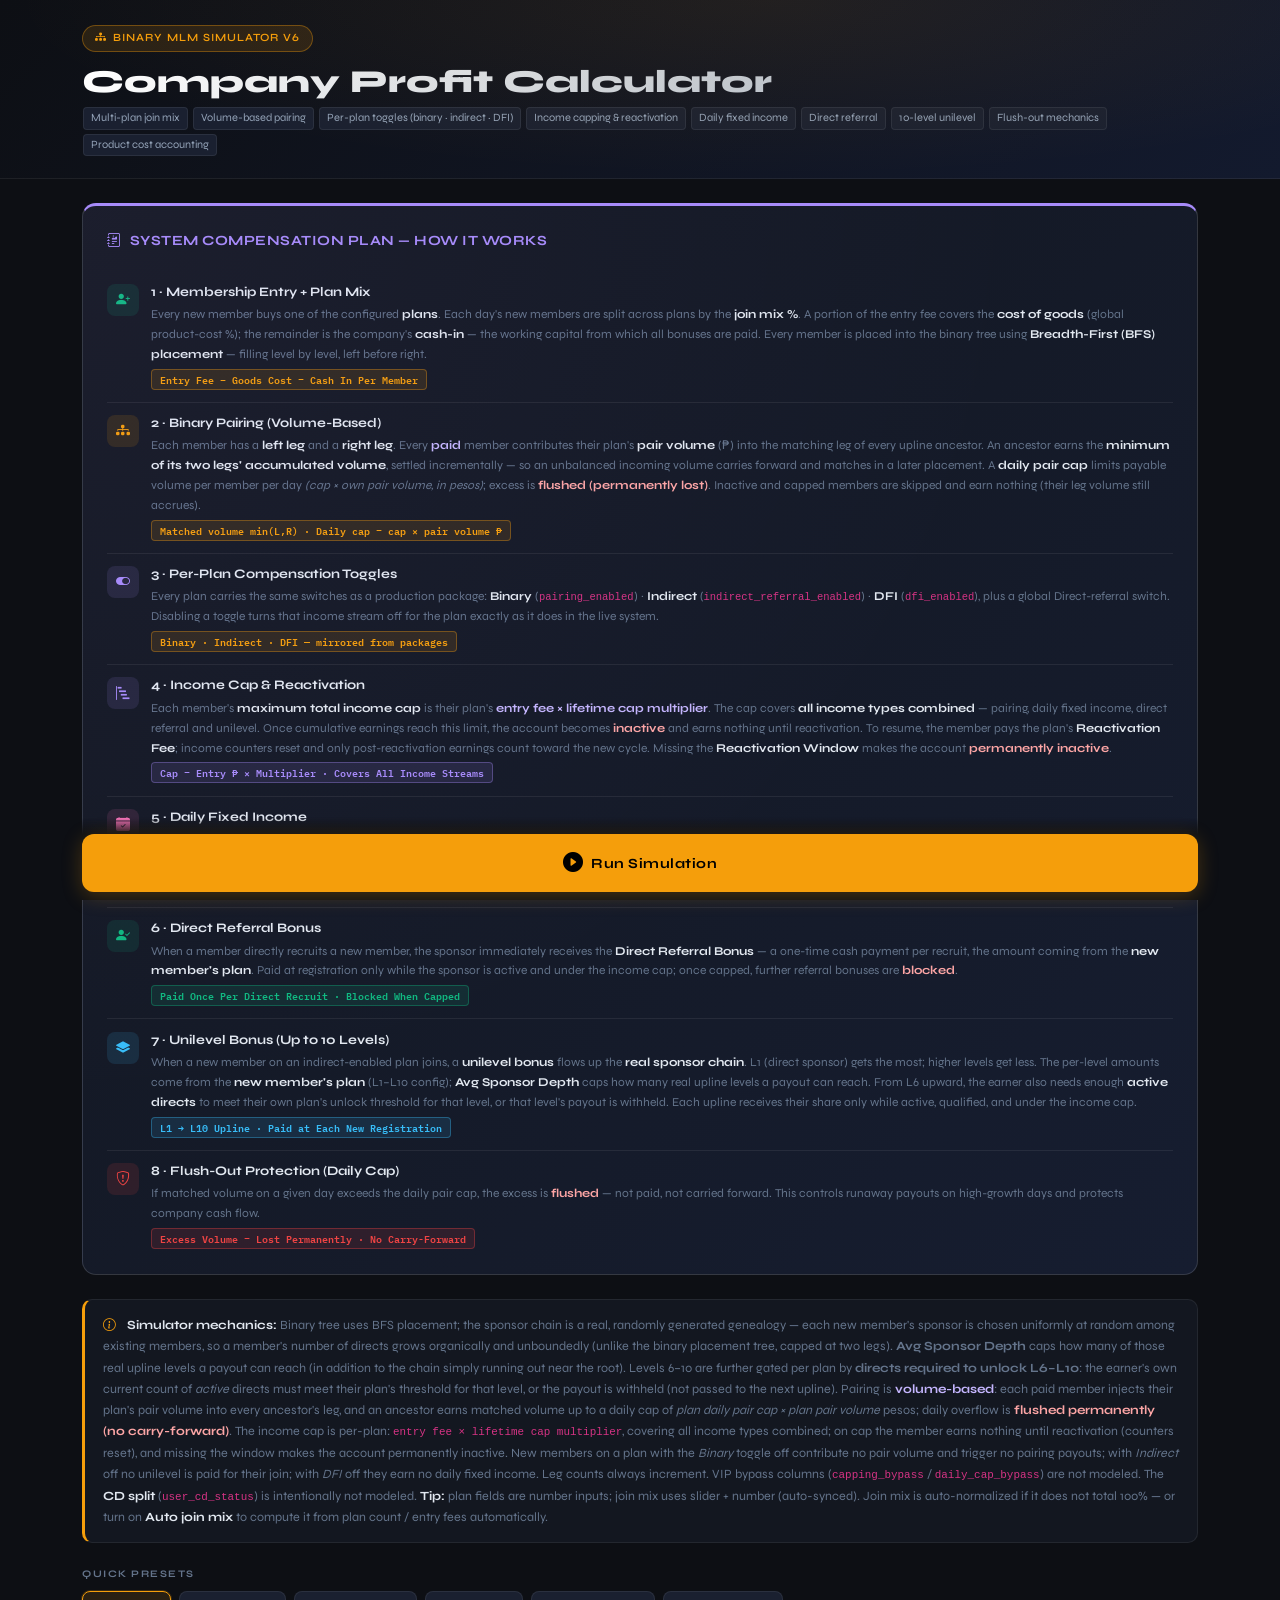
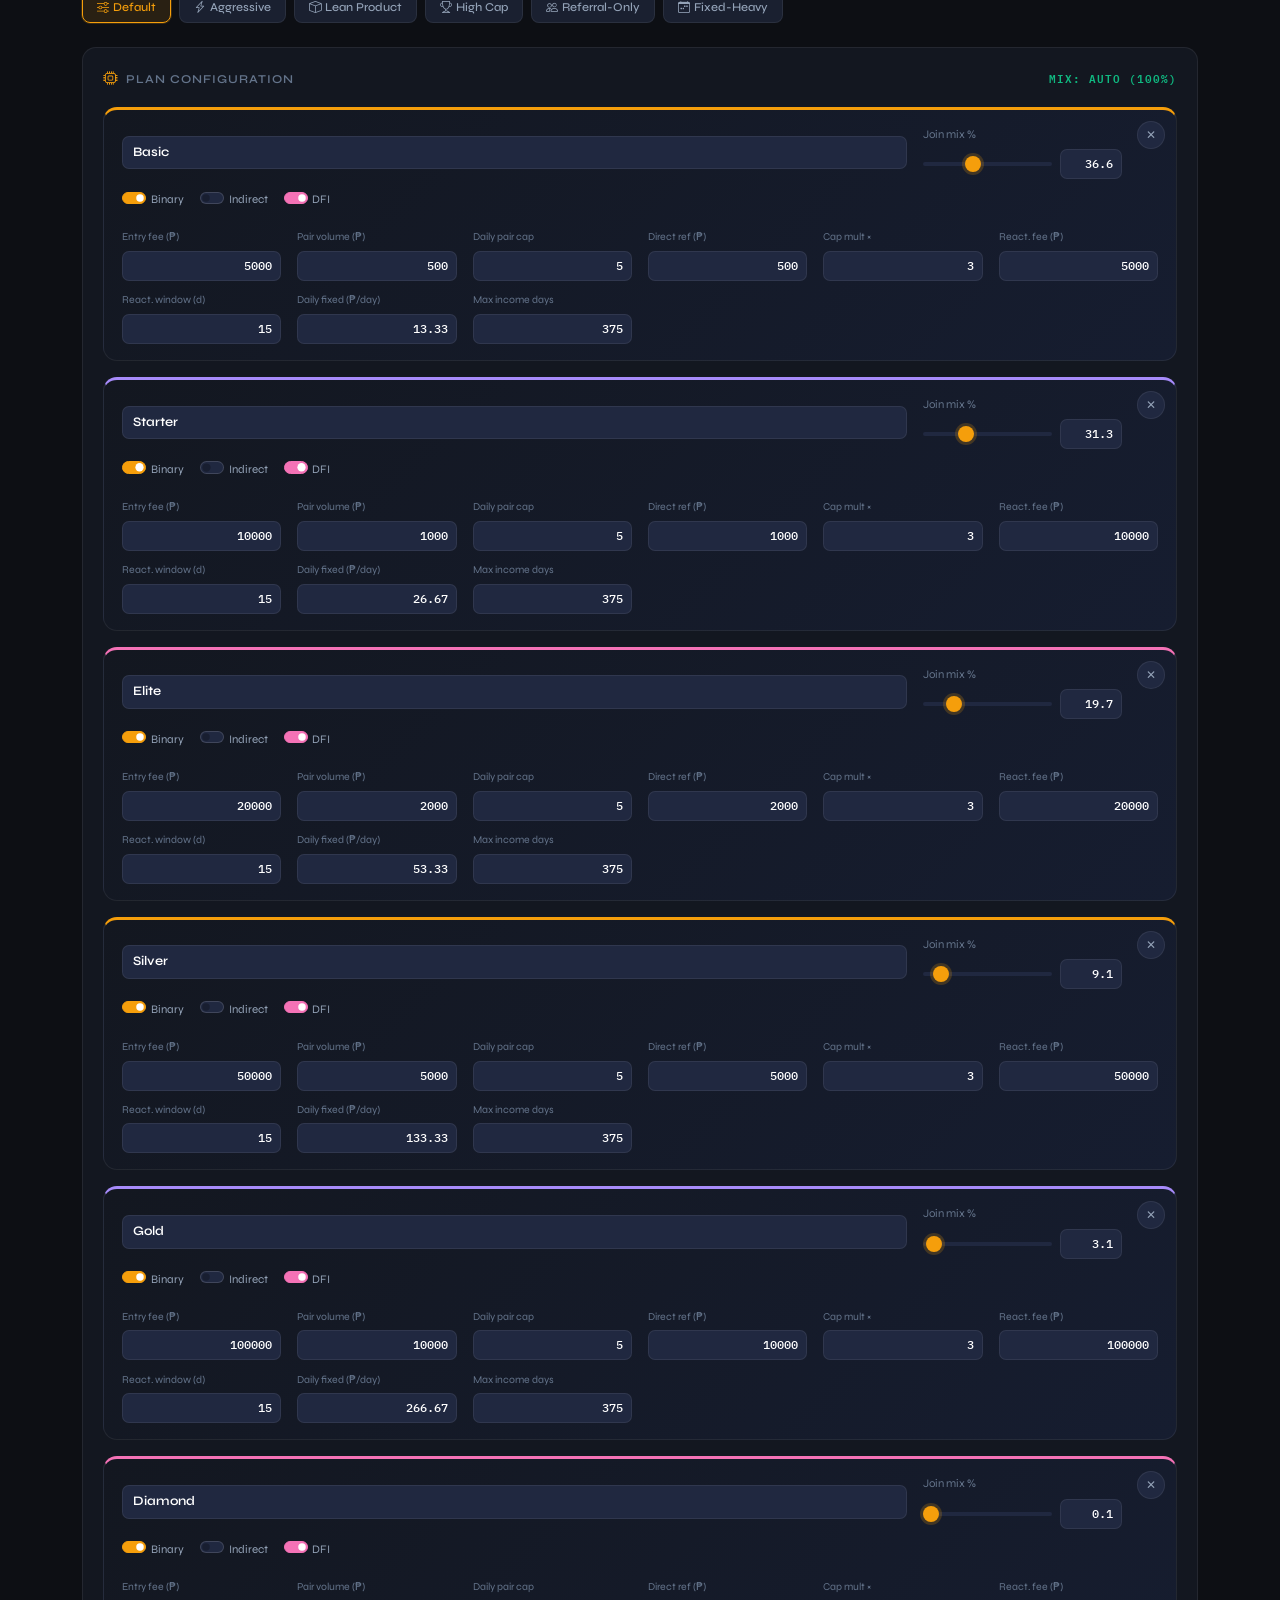
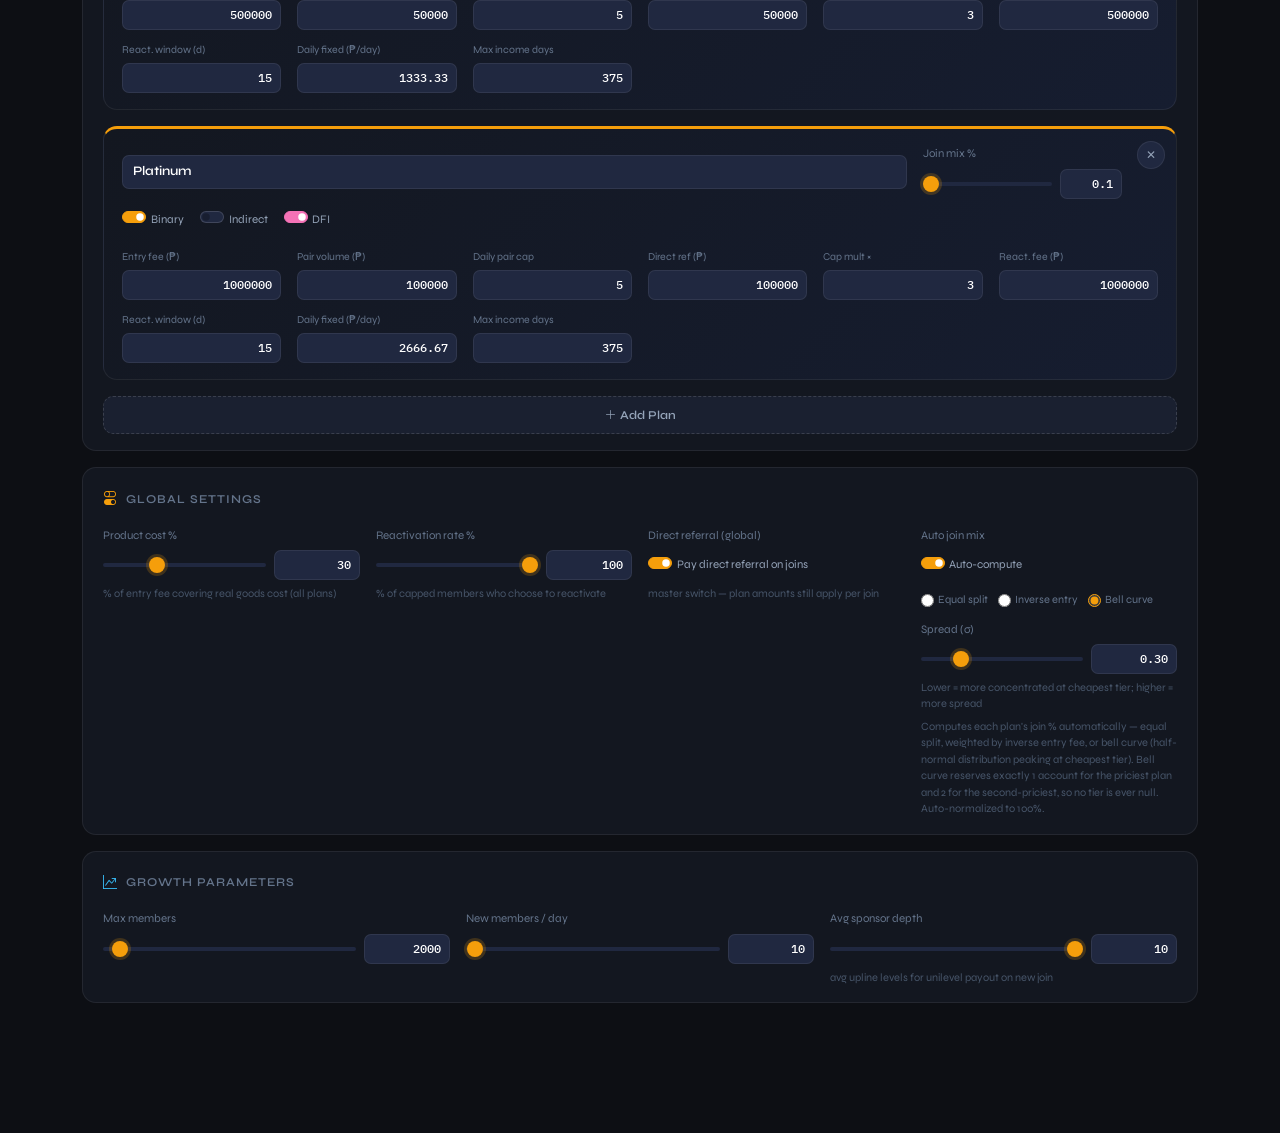
<file: sim/altas-sim-2.html>
<!doctype html>
<html lang="en">

<head>
  <meta charset="UTF-8" />
  <meta name="viewport" content="width=device-width, initial-scale=1.0" />
  <title>Binary MLM Simulator v6</title>
  <link
    href="https://cdn.jsdelivr.net/npm/bootstrap@5.3.3/dist/css/bootstrap.min.css"
    rel="stylesheet" />
  <link
    href="https://cdn.jsdelivr.net/npm/bootstrap-icons@1.11.3/font/bootstrap-icons.min.css"
    rel="stylesheet" />
  <link
    href="https://fonts.googleapis.com/css2?family=IBM+Plex+Mono:wght@400;500;600&family=Syne:wght@400;500;600;700;800&display=swap"
    rel="stylesheet" />
  <style>
    :root {
      --bs-body-bg: #0d0f14;
      --bs-body-color: #e2e8f0;
      --surface-1: #131720;
      --surface-2: #1a2030;
      --surface-3: #202840;
      --border-col: rgba(255, 255, 255, 0.07);
      --border-bright: rgba(255, 255, 255, 0.14);
      --accent: #f59e0b;
      --accent-dim: rgba(245, 158, 11, 0.12);
      --accent-border: rgba(245, 158, 11, 0.35);
      --success: #10b981;
      --success-dim: rgba(16, 185, 129, 0.12);
      --success-border: rgba(16, 185, 129, 0.35);
      --danger: #ef4444;
      --danger-dim: rgba(239, 68, 68, 0.12);
      --info: #38bdf8;
      --info-dim: rgba(56, 189, 248, 0.12);
      --purple: #a78bfa;
      --purple-dim: rgba(167, 139, 250, 0.12);
      --purple-border: rgba(167, 139, 250, 0.35);
      --pink: #f472b6;
      --pink-dim: rgba(244, 114, 182, 0.12);
      --pink-border: rgba(244, 114, 182, 0.35);
      --muted: #64748b;
      --font-display: "Syne", sans-serif;
      --font-mono: "IBM Plex Mono", monospace;
    }

    * {
      box-sizing: border-box;
    }

    body {
      background: var(--bs-body-bg);
      color: var(--bs-body-color);
      font-family: var(--font-display);
      min-height: 100vh;
    }

    /* ─── HEADER ─── */
    .app-header {
      background: linear-gradient(135deg, #0d0f14 0%, #131a2e 100%);
      border-bottom: 1px solid var(--border-col);
      padding: 1.5rem 0 1.25rem;
      position: relative;
      overflow: hidden;
    }

    .app-header::before {
      content: "";
      position: absolute;
      inset: 0;
      background: radial-gradient(ellipse at 60% 0%,
          rgba(245, 158, 11, 0.08) 0%,
          transparent 70%);
      pointer-events: none;
    }

    .app-badge {
      display: inline-flex;
      align-items: center;
      gap: 6px;
      background: var(--accent-dim);
      border: 1px solid var(--accent-border);
      color: var(--accent);
      font-size: 11px;
      font-weight: 600;
      letter-spacing: 1px;
      text-transform: uppercase;
      padding: 4px 12px;
      border-radius: 20px;
      margin-bottom: 0.75rem;
    }

    .app-title {
      font-size: clamp(1.4rem, 4vw, 2rem);
      font-weight: 800;
      line-height: 1.1;
      margin-bottom: 0.4rem;
      background: linear-gradient(135deg, #fff 0%, #94a3b8 100%);
      -webkit-background-clip: text;
      -webkit-text-fill-color: transparent;
      background-clip: text;
    }

    .app-subtitle {
      font-size: 13px;
      color: var(--muted);
      line-height: 1.7;
    }

    .app-subtitle .tag {
      display: inline-block;
      background: var(--surface-2);
      border: 1px solid var(--border-col);
      border-radius: 4px;
      padding: 1px 7px;
      font-size: 11px;
      margin: 2px 1px;
      color: #94a3b8;
    }

    /* ─── COMP PLAN ─── */
    .comp-plan-card {
      background: linear-gradient(135deg, var(--surface-1) 0%, #161d30 100%);
      border: 1px solid var(--border-bright);
      border-top: 3px solid var(--purple);
      border-radius: 14px;
      padding: 1.5rem;
      position: relative;
      overflow: hidden;
    }

    .comp-plan-card::before {
      content: "";
      position: absolute;
      inset: 0;
      background: radial-gradient(ellipse at 0% 0%,
          rgba(167, 139, 250, 0.06) 0%,
          transparent 60%);
      pointer-events: none;
    }

    .comp-plan-title {
      font-size: 14px;
      font-weight: 700;
      color: var(--purple);
      letter-spacing: 0.5px;
      text-transform: uppercase;
      margin-bottom: 1.25rem;
      display: flex;
      align-items: center;
      gap: 8px;
    }

    .comp-row {
      display: flex;
      gap: 0.75rem;
      align-items: flex-start;
      padding: 0.7rem 0;
      border-bottom: 1px solid var(--border-col);
    }

    .comp-row:last-child {
      border-bottom: none;
      padding-bottom: 0;
    }

    .comp-icon {
      flex: 0 0 32px;
      height: 32px;
      border-radius: 8px;
      display: flex;
      align-items: center;
      justify-content: center;
      font-size: 14px;
      margin-top: 1px;
    }

    .comp-icon.green {
      background: var(--success-dim);
      color: var(--success);
    }

    .comp-icon.amber {
      background: var(--accent-dim);
      color: var(--accent);
    }

    .comp-icon.blue {
      background: var(--info-dim);
      color: var(--info);
    }

    .comp-icon.purple {
      background: var(--purple-dim);
      color: var(--purple);
    }

    .comp-icon.pink {
      background: var(--pink-dim);
      color: var(--pink);
    }

    .comp-icon.red {
      background: var(--danger-dim);
      color: var(--danger);
    }

    .comp-body {
      flex: 1;
    }

    .comp-name {
      font-size: 13px;
      font-weight: 700;
      color: #e2e8f0;
      margin-bottom: 3px;
    }

    .comp-desc {
      font-size: 12px;
      color: var(--muted);
      line-height: 1.65;
    }

    .comp-badge {
      display: inline-block;
      font-size: 10px;
      font-weight: 600;
      padding: 2px 8px;
      border-radius: 4px;
      margin-top: 4px;
      font-family: var(--font-mono);
    }

    .comp-badge.green {
      background: var(--success-dim);
      color: var(--success);
      border: 1px solid var(--success-border);
    }

    .comp-badge.amber {
      background: var(--accent-dim);
      color: var(--accent);
      border: 1px solid var(--accent-border);
    }

    .comp-badge.purple {
      background: var(--purple-dim);
      color: var(--purple);
      border: 1px solid var(--purple-border);
    }

    .comp-badge.red {
      background: var(--danger-dim);
      color: var(--danger);
      border: 1px solid rgba(239, 68, 68, 0.35);
    }

    /* ─── NOTE BOX ─── */
    .note-box {
      background: var(--surface-1);
      border: 1px solid var(--border-col);
      border-left: 3px solid var(--accent);
      border-radius: 10px;
      padding: 0.875rem 1.125rem;
      font-size: 12.5px;
      color: var(--muted);
      line-height: 1.7;
    }

    /* ─── SECTION LABEL ─── */
    .sec-label {
      font-size: 10px;
      font-weight: 700;
      color: var(--muted);
      letter-spacing: 1.5px;
      text-transform: uppercase;
      margin-bottom: 0.6rem;
    }

    /* ─── PRESET BUTTONS ─── */
    .preset-row {
      display: flex;
      gap: 8px;
      flex-wrap: wrap;
    }

    .preset-btn {
      background: var(--surface-2);
      border: 1px solid var(--border-col);
      border-radius: 8px;
      color: #94a3b8;
      font-size: 12px;
      font-family: var(--font-display);
      font-weight: 500;
      padding: 6px 14px;
      cursor: pointer;
      transition: all 0.15s;
      white-space: nowrap;
    }

    .preset-btn:hover {
      border-color: var(--accent-border);
      color: var(--accent);
      background: var(--accent-dim);
    }

    .preset-btn.on {
      border-color: var(--accent);
      color: var(--accent);
      background: var(--accent-dim);
      box-shadow: 0 0 0 1px rgba(245, 158, 11, 0.2);
    }

    /* ─── SIM CARDS ─── */
    .sim-card {
      background: var(--surface-1);
      border: 1px solid var(--border-col);
      border-radius: 14px;
      padding: 1.25rem 1.25rem 1rem;
    }

    .card-heading {
      font-size: 12px;
      font-weight: 600;
      color: var(--muted);
      text-transform: uppercase;
      letter-spacing: 1px;
      margin-bottom: 1.1rem;
      display: flex;
      align-items: center;
      gap: 8px;
    }

    .card-heading i {
      font-size: 14px;
      color: var(--accent);
    }

    .card-heading i.purple {
      color: var(--purple);
    }

    .card-heading i.pink {
      color: var(--pink);
    }

    .card-heading i.info {
      color: var(--info);
    }

    /* ─── SLIDER + INPUT CONTROL ─── */
    .si {
      display: flex;
      flex-direction: column;
      gap: 4px;
    }

    .si-label {
      font-size: 11.5px;
      color: var(--muted);
      margin-bottom: 2px;
    }

    .si-hint {
      font-size: 11px;
      color: #475569;
      line-height: 1.5;
      margin-top: 2px;
    }

    .ctrl-row {
      display: flex;
      align-items: center;
      gap: 8px;
    }

    .ctrl-row input[type="range"] {
      flex: 1;
      min-width: 0;
    }

    /* Number input */
    .num-input {
      width: 86px;
      flex-shrink: 0;
      background: var(--surface-3);
      border: 1px solid var(--border-col);
      border-radius: 7px;
      color: #fff;
      font-family: var(--font-mono);
      font-size: 12px;
      font-weight: 500;
      padding: 5px 8px;
      text-align: right;
      outline: none;
      transition: border-color 0.15s;
      -moz-appearance: textfield;
    }

    .num-input::-webkit-outer-spin-button,
    .num-input::-webkit-inner-spin-button {
      -webkit-appearance: none;
      margin: 0;
    }

    .num-input:focus {
      border-color: var(--accent-border);
      background: var(--surface-2);
    }

    .num-input.sm {
      width: 68px;
    }

    .num-input.mix-num {
      width: 62px;
    }

    /* Range inputs */
    input[type="range"] {
      -webkit-appearance: none;
      appearance: none;
      width: 100%;
      height: 4px;
      background: var(--surface-3);
      border-radius: 2px;
      outline: none;
      cursor: pointer;
    }

    input[type="range"]::-webkit-slider-thumb {
      -webkit-appearance: none;
      appearance: none;
      width: 16px;
      height: 16px;
      border-radius: 50%;
      background: var(--accent);
      box-shadow: 0 0 0 3px rgba(245, 158, 11, 0.2);
      transition: box-shadow 0.15s;
    }

    input[type="range"]:hover::-webkit-slider-thumb {
      box-shadow: 0 0 0 5px rgba(245, 158, 11, 0.25);
    }

    input[type="range"]::-moz-range-thumb {
      width: 16px;
      height: 16px;
      border: none;
      border-radius: 50%;
      background: var(--accent);
      box-shadow: 0 0 0 3px rgba(245, 158, 11, 0.2);
    }

    /* ─── PLAN EDITOR ─── */
    .plan-card {
      background: linear-gradient(135deg, var(--surface-1) 0%, #161d30 100%);
      border: 1px solid var(--border-col);
      border-radius: 14px;
      padding: 1rem 1.125rem;
      margin-bottom: 1rem;
      position: relative;
    }

    .plan-card.plan-a {
      border-top: 3px solid var(--accent);
    }

    .plan-card.plan-b {
      border-top: 3px solid var(--purple);
    }

    .plan-card.plan-c {
      border-top: 3px solid var(--pink);
    }

    .plan-card-head {
      display: flex;
      flex-wrap: wrap;
      gap: 0.75rem 1rem;
      align-items: center;
      margin-bottom: 0.875rem;
      padding-right: 2.25rem;
    }

    .plan-flags {
      display: flex;
      flex-wrap: wrap;
      gap: 0.375rem 1rem;
      align-items: center;
      flex: 1 1 100%;
      order: 30;
    }

    .plan-name {
      flex: 1;
      min-width: 130px;
      background: var(--surface-3);
      border: 1px solid var(--border-col);
      border-radius: 7px;
      color: #fff;
      font-family: var(--font-display);
      font-size: 13px;
      font-weight: 600;
      padding: 6px 10px;
      outline: none;
    }

    .plan-name:focus {
      border-color: var(--accent-border);
    }

    .plan-mix {
      display: flex;
      flex-direction: column;
      gap: 4px;
      min-width: 170px;
    }

    .plan-switch {
      margin-bottom: 0 !important;
      font-size: 11.5px;
      color: #94a3b8;
      white-space: nowrap;
      user-select: none;
    }

    .plan-switch .form-check-input {
      width: 2.1em;
      height: 1.05em;
      margin-top: 0.05em;
      cursor: pointer;
      background-color: var(--surface-3);
      border-color: var(--border-bright);
    }

    .plan-switch .form-check-input:checked {
      background-color: var(--accent);
      border-color: var(--accent);
    }

    .plan-switch.indirect .form-check-input:checked {
      background-color: var(--purple);
      border-color: var(--purple);
    }

    .plan-switch.dfi .form-check-input:checked {
      background-color: var(--pink);
      border-color: var(--pink);
    }

    .auto-rule {
      display: flex;
      flex-wrap: wrap;
      gap: 10px;
      margin-top: 8px;
      font-size: 11px;
      color: var(--muted);
    }

    .auto-rule-opt {
      display: inline-flex;
      align-items: center;
      gap: 4px;
      cursor: pointer;
      user-select: none;
    }

    .auto-rule-opt input {
      accent-color: var(--accent);
      cursor: pointer;
      margin: 0;
    }

    .btn-rm {
      position: absolute;
      top: 0.7rem;
      right: 0.7rem;
      width: 28px;
      height: 28px;
      border-radius: 50%;
      border: 1px solid var(--border-col);
      background: var(--surface-3);
      color: #94a3b8;
      font-size: 12px;
      line-height: 1;
      cursor: pointer;
      display: flex;
      align-items: center;
      justify-content: center;
      transition: background 0.15s, color 0.15s, border-color 0.15s;
      z-index: 2;
    }

    .btn-rm:hover {
      background: var(--danger-dim);
      color: var(--danger);
      border-color: rgba(239, 68, 68, 0.4);
    }

    .plan-grid {
      display: grid;
      grid-template-columns: repeat(auto-fill, minmax(140px, 1fr));
      gap: 0.7rem 1rem;
      align-items: end;
    }

    .plan-grid .si-label {
      font-size: 10.5px;
    }

    .plan-grid .num-input {
      width: 100%;
    }

    .hidden-field {
      display: none !important;
    }

    .plv-row {
      margin-top: 0.875rem;
      padding-top: 0.75rem;
      border-top: 1px solid var(--border-col);
      display: flex;
      flex-direction: column;
      gap: 8px;
    }

    .plv-grid {
      display: flex;
      flex-wrap: wrap;
      max-width: none;
    }

    .plv-grid .plv {
      display: flex;
      flex-direction: column;
      gap: 3px;
      font-size: 10px;
      color: var(--muted);
      font-family: var(--font-mono);
      flex: 1 1 6rem;
      max-width: calc(100% - 1rem);
      margin: 0.5rem;
      background: var(--surface-2);
      border: 1px solid var(--border-col);
      border-radius: 10px;
      padding: 0.45rem 0.6rem;
    }

    .plv-grid .num-input {
      width: 100%;
    }

    .plv-label {
      font-size: 10.5px;
      color: var(--muted);
    }

    .plan-mix-total {
      font-size: 11px;
      font-family: var(--font-mono);
      color: var(--muted);
    }

    .plan-mix-total.ok {
      color: var(--success);
    }

    .plan-mix-total.bad {
      color: var(--danger);
    }

    .btn-plan-add {
      width: 100%;
      padding: 9px;
      background: var(--surface-2);
      border: 1px dashed var(--border-bright);
      border-radius: 10px;
      color: #94a3b8;
      font-size: 12px;
      font-weight: 600;
      font-family: var(--font-display);
      cursor: pointer;
      transition: all 0.15s;
    }

    .btn-plan-add:hover {
      border-color: var(--accent-border);
      color: var(--accent);
      background: var(--accent-dim);
    }

    /* ─── RUN BUTTON ─── */
    .btn-run {
      width: 100%;
      padding: 14px;
      background: var(--accent);
      color: #000;
      font-size: 14px;
      font-weight: 700;
      font-family: var(--font-display);
      letter-spacing: 0.5px;
      border: none;
      border-radius: 12px;
      cursor: pointer;
      display: flex;
      align-items: center;
      justify-content: center;
      gap: 8px;
      transition: all 0.2s;
      box-shadow: 0 4px 20px rgba(245, 158, 11, 0.25);
    }

    .btn-run:hover {
      background: #fbbf24;
      box-shadow: 0 6px 28px rgba(245, 158, 11, 0.4);
      transform: translateY(-1px);
    }

    .btn-run:active {
      transform: translateY(0);
    }

    /* ─── PROGRESS ─── */
    .prog {
      height: 3px;
      background: var(--surface-3);
      border-radius: 2px;
      overflow: hidden;
      display: none;
    }

    .prog-bar {
      height: 100%;
      width: 0;
      background: linear-gradient(90deg, var(--accent), #fbbf24);
      border-radius: 2px;
      transition: width 0.3s ease;
    }

    /* ─── RESULTS ─── */
    #results {
      display: none;
    }

    .hero-card {
      background: linear-gradient(135deg,
          var(--surface-1) 0%,
          var(--surface-2) 100%);
      border: 1px solid var(--border-bright);
      border-top: 3px solid var(--success);
      border-radius: 16px;
      padding: 2rem 1.5rem;
      text-align: center;
      position: relative;
      overflow: hidden;
    }

    .hero-card::before {
      content: "";
      position: absolute;
      inset: 0;
      background: radial-gradient(ellipse at 50% 0%,
          rgba(16, 185, 129, 0.07) 0%,
          transparent 70%);
      pointer-events: none;
    }

    .hero-label {
      font-size: 11px;
      font-weight: 700;
      letter-spacing: 1.5px;
      text-transform: uppercase;
      color: var(--muted);
      margin-bottom: 0.75rem;
    }

    .hero-val {
      font-size: clamp(2rem, 6vw, 3rem);
      font-weight: 700;
      font-family: var(--font-mono);
      line-height: 1;
      margin-bottom: 0.6rem;
    }

    .hero-sub {
      font-size: 12px;
      color: var(--muted);
      line-height: 1.7;
    }

    .alert-sim {
      border-radius: 12px;
      padding: 1rem 1.125rem;
      border: 1px solid;
      display: none;
    }

    .alert-sim.danger {
      background: var(--danger-dim);
      border-color: rgba(239, 68, 68, 0.3);
    }

    .alert-sim.warn {
      background: var(--accent-dim);
      border-color: var(--accent-border);
    }

    .alert-sim .alert-icon {
      font-size: 18px;
    }

    .alert-sim .alert-msg {
      font-size: 13px;
      font-weight: 500;
      line-height: 1.5;
    }

    .alert-sim.danger .alert-icon,
    .alert-sim.danger .alert-msg {
      color: #fca5a5;
    }

    .alert-sim.warn .alert-icon,
    .alert-sim.warn .alert-msg {
      color: var(--accent);
    }

    .mc {
      background: var(--surface-1);
      border: 1px solid var(--border-col);
      border-radius: 12px;
      padding: 1rem;
      position: relative;
      overflow: hidden;
      transition: border-color 0.15s;
    }

    .mc:hover {
      border-color: var(--border-bright);
    }

    .mc::after {
      content: "";
      position: absolute;
      top: 0;
      left: 0;
      right: 0;
      height: 2px;
      border-radius: 2px 2px 0 0;
    }

    .mc.a::after {
      background: var(--success);
    }

    .mc.b::after {
      background: var(--danger);
    }

    .mc.c::after {
      background: var(--info);
    }

    .mc.d::after {
      background: var(--accent);
    }

    .mc.e::after {
      background: var(--muted);
    }

    .mc.p::after {
      background: var(--purple);
    }

    .mc.pk::after {
      background: var(--pink);
    }

    .mc .ml {
      font-size: 11px;
      color: var(--muted);
      margin-bottom: 6px;
      font-weight: 500;
    }

    .mc .mv {
      font-size: clamp(16px, 3vw, 20px);
      font-weight: 700;
      font-family: var(--font-mono);
      line-height: 1;
    }

    .mc .ms {
      font-size: 11px;
      color: var(--muted);
      margin-top: 4px;
      line-height: 1.4;
    }

    .mc.a .mv {
      color: var(--success);
    }

    .mc.b .mv {
      color: var(--danger);
    }

    .mc.c .mv {
      color: var(--info);
    }

    .mc.d .mv {
      color: var(--accent);
    }

    .mc.p .mv {
      color: var(--purple);
    }

    .mc.pk .mv {
      color: var(--pink);
    }

    .flow-strip {
      display: flex;
      gap: 0;
      overflow-x: auto;
      padding-bottom: 4px;
      scrollbar-width: thin;
      scrollbar-color: var(--surface-3) transparent;
    }

    .flow-strip::-webkit-scrollbar {
      height: 4px;
    }

    .flow-strip::-webkit-scrollbar-thumb {
      background: var(--surface-3);
      border-radius: 2px;
    }

    .flow-item {
      flex: 0 0 auto;
      min-width: 120px;
      background: var(--surface-2);
      border: 1px solid var(--border-col);
      border-radius: 10px;
      padding: 0.75rem;
      text-align: center;
      position: relative;
      margin-right: 4px;
    }

    .flow-item+.flow-item::before {
      content: "→";
      position: absolute;
      left: -12px;
      top: 50%;
      transform: translateY(-50%);
      color: var(--muted);
      font-size: 11px;
    }

    .flow-label {
      font-size: 10px;
      color: var(--muted);
      line-height: 1.4;
      margin-bottom: 4px;
    }

    .flow-val {
      font-size: 13px;
      font-weight: 700;
      font-family: var(--font-mono);
    }

    .flow-caption {
      font-size: 11.5px;
      color: var(--muted);
      font-family: var(--font-mono);
      margin-top: 0.5rem;
      line-height: 1.6;
    }

    .pkg-card {
      flex: 1 1 18rem;
      max-width: 100%;
      background: var(--surface-2);
      border: 1px solid var(--border-col);
      color: inherit;
      font-family: inherit;
    }

    .fc-chip {
      background: var(--surface-2);
      border: 1px solid var(--border-col);
      border-radius: 10px;
      padding: 0.7rem 0.8rem;
    }

    .fc-head {
      display: flex;
      align-items: center;
      justify-content: space-between;
      gap: 8px;
      margin-bottom: 6px;
    }

    .fc-name {
      font-weight: 700;
      font-size: 13px;
      color: #fff;
    }

    .fc-mix {
      font-size: 10px;
      font-weight: 600;
      color: var(--muted);
      background: var(--surface-3);
      border: 1px solid var(--border-col);
      padding: 2px 7px;
      border-radius: 999px;
      white-space: nowrap;
    }

    .fc-row {
      display: flex;
      justify-content: space-between;
      align-items: center;
      gap: 8px;
      font-size: 11.5px;
      line-height: 2;
    }

    .fc-row span {
      color: var(--muted);
    }

    .fc-row b {
      font-family: var(--font-mono);
      font-weight: 600;
      color: #e2e8f0;
      text-align: right;
    }

    .fc-flags {
      display: flex;
      flex-wrap: wrap;
      gap: 4px;
      margin-top: 6px;
      padding-top: 7px;
      border-top: 1px dashed var(--border-col);
    }

    .fc-flag {
      font-size: 10px;
      font-weight: 600;
      padding: 2px 7px;
      border-radius: 999px;
      white-space: nowrap;
    }

    .fc-flag.on {
      background: rgba(16, 185, 129, 0.14);
      color: var(--success);
      border: 1px solid rgba(16, 185, 129, 0.35);
    }

    .fc-flag.off {
      background: var(--surface-3);
      color: var(--muted);
      border: 1px solid var(--border-col);
    }

    .hero-stats {
      display: grid;
      grid-template-columns: repeat(auto-fit, minmax(150px, 1fr));
      gap: 10px;
    }

    .hs-item {
      background: var(--surface-1);
      border: 1px solid var(--border-col);
      border-radius: 12px;
      padding: 0.95rem 1rem;
      text-align: center;
    }

    .hs-lbl {
      font-size: 10px;
      font-weight: 600;
      letter-spacing: 0.8px;
      text-transform: uppercase;
      color: var(--muted);
      margin-bottom: 7px;
    }

    .hs-val {
      font-size: clamp(20px, 3vw, 28px);
      font-weight: 700;
      font-family: var(--font-mono);
      line-height: 1;
    }

    .hs-val.white {
      color: #fff;
    }

    .hs-val.green {
      color: var(--success);
    }

    .hs-val.amber {
      color: var(--accent);
    }

    .hs-val.info {
      color: var(--info);
    }

    .hs-val.slate {
      color: #94a3b8;
    }

    .hs-sub {
      font-size: 10.5px;
      color: var(--muted);
      margin-top: 6px;
      line-height: 1.4;
    }

    .total-row td {
      border-top: 2px solid var(--border-bright);
      font-weight: 700;
      color: #fff;
      background: rgba(245, 158, 11, 0.07);
    }

    .sim-divider {
      height: 1px;
      background: var(--border-col);
      margin: 1.5rem 0;
    }

    .tbl-wrap {
      overflow-x: auto;
      -webkit-overflow-scrolling: touch;
    }

    .tbl-wrap::-webkit-scrollbar {
      height: 4px;
    }

    .tbl-wrap::-webkit-scrollbar-thumb {
      background: var(--surface-3);
      border-radius: 2px;
    }

    table {
      width: 100%;
      border-collapse: collapse;
      font-size: 12px;
      min-width: 1050px;
      font-family: var(--font-mono);
    }

    table.compact {
      min-width: 860px;
    }

    thead th {
      background: var(--surface-2);
      padding: 10px 10px;
      text-align: right;
      font-size: 9.5px;
      font-weight: 700;
      font-family: var(--font-display);
      color: var(--muted);
      letter-spacing: 0.4px;
      text-transform: uppercase;
      border-bottom: 1px solid var(--border-col);
      white-space: nowrap;
    }

    thead th:first-child {
      text-align: center;
    }

    tbody td {
      padding: 8px 10px;
      text-align: right;
      border-bottom: 1px solid var(--border-col);
      white-space: nowrap;
      color: #cbd5e1;
      transition: background 0.1s;
    }

    tbody td:first-child {
      text-align: center;
      color: var(--muted);
      font-size: 11px;
    }

    tbody td.left-td {
      text-align: left;
    }

    tbody tr:last-child td {
      border-bottom: none;
    }

    tbody tr:hover td {
      background: var(--surface-2);
    }

    .tg {
      color: var(--success) !important;
    }

    .tr {
      color: var(--danger) !important;
    }

    .tw {
      color: var(--accent) !important;
    }

    .ti {
      color: var(--info) !important;
    }

    .tp {
      color: var(--purple) !important;
    }

    .tpk {
      color: var(--pink) !important;
    }

    .pager {
      display: flex;
      gap: 8px;
      align-items: center;
      padding: 0.875rem 1rem;
      border-top: 1px solid var(--border-col);
      background: var(--surface-2);
      border-radius: 0 0 14px 14px;
    }

    .pager button {
      background: var(--surface-1);
      border: 1px solid var(--border-col);
      border-radius: 8px;
      color: #94a3b8;
      font-size: 13px;
      padding: 6px 14px;
      cursor: pointer;
      transition: all 0.15s;
      font-family: var(--font-display);
    }

    .pager button:hover {
      border-color: var(--accent-border);
      color: var(--accent);
    }

    .pager span {
      font-size: 12px;
      color: var(--muted);
      flex: 1;
      text-align: center;
      font-family: var(--font-mono);
    }

    .run-sticky {
      position: sticky;
      bottom: 0;
      z-index: 50;
      background: linear-gradient(to top, var(--bs-body-bg) 80%, transparent);
      padding: 1rem 0 0.5rem;
    }

    .section-divider {
      display: flex;
      align-items: center;
      gap: 12px;
      margin: 2rem 0 1.25rem;
    }

    .section-divider .sd-line {
      flex: 1;
      height: 1px;
      background: var(--border-col);
    }

    .section-divider .sd-label {
      font-size: 10px;
      font-weight: 700;
      letter-spacing: 1.5px;
      text-transform: uppercase;
      color: var(--muted);
      white-space: nowrap;
    }

    @media (max-width: 576px) {
      .app-header {
        padding: 1.25rem 0 1rem;
      }

      .sim-card {
        padding: 1rem;
      }

      .hero-card {
        padding: 1.5rem 1rem;
      }

      .comp-plan-card {
        padding: 1rem;
      }

      .plv-grid .plv {
        flex: 1 0 100%;
      }

      .pkg-card {
        flex: 1 0 100%;
        max-width: none;
      }
    }
  </style>
</head>

<body>
  <!-- ═══ HEADER ═══ -->
  <div class="app-header">
    <div class="container">
      <div class="app-badge">
        <i class="bi bi-diagram-3-fill"></i> Binary MLM Simulator v6
      </div>
      <div class="app-title">Company Profit Calculator</div>
      <div class="app-subtitle">
        <span class="tag">Multi-plan join mix</span>
        <span class="tag">Volume-based pairing</span>
        <span class="tag">Per-plan toggles (binary · indirect · DFI)</span>
        <span class="tag">Income capping &amp; reactivation</span>
        <span class="tag">Daily fixed income</span>
        <span class="tag">Direct referral</span>
        <span class="tag">10-level unilevel</span>
        <span class="tag">Flush-out mechanics</span>
        <span class="tag">Product cost accounting</span>
      </div>
    </div>
  </div>

  <div class="container py-4">
    <!-- ══════════ COMPENSATION PLAN ══════════ -->
    <div class="comp-plan-card mb-4">
      <div class="comp-plan-title">
        <i class="bi bi-journal-richtext"></i> System Compensation Plan — How
        It Works
      </div>
      <div class="comp-row">
        <div class="comp-icon green">
          <i class="bi bi-person-plus-fill"></i>
        </div>
        <div class="comp-body">
          <div class="comp-name">1 · Membership Entry + Plan Mix</div>
          <div class="comp-desc">
            Every new member buys one of the configured
            <strong style="color: #e2e8f0">plans</strong>. Each day's new
            members are split across plans by the
            <strong style="color: #e2e8f0">join mix %</strong>. A portion of
            the entry fee covers the
            <strong style="color: #e2e8f0">cost of goods</strong> (global
            product-cost %); the remainder is the company's
            <strong style="color: #e2e8f0">cash-in</strong> — the working
            capital from which all bonuses are paid. Every member is placed
            into the binary tree using
            <strong style="color: #e2e8f0">Breadth-First (BFS) placement</strong>
            — filling level by level, left before right.
          </div>
          <span class="comp-badge amber">Entry Fee − Goods Cost = Cash In Per Member</span>
        </div>
      </div>
      <div class="comp-row">
        <div class="comp-icon amber">
          <i class="bi bi-diagram-3-fill"></i>
        </div>
        <div class="comp-body">
          <div class="comp-name">2 · Binary Pairing (Volume-Based)</div>
          <div class="comp-desc">
            Each member has a
            <strong style="color: #e2e8f0">left leg</strong> and a
            <strong style="color: #e2e8f0">right leg</strong>. Every
            <strong style="color: #c4b5fd">paid</strong> member contributes
            their plan's <strong style="color: #e2e8f0">pair volume</strong>
            (₱) into the matching leg of every upline ancestor. An ancestor
            earns the
            <strong style="color: #e2e8f0">minimum of its two legs' accumulated volume</strong>, settled incrementally — so an unbalanced incoming volume
            carries forward and matches in a later placement. A
            <strong style="color: #e2e8f0">daily pair cap</strong> limits
            payable volume per member per day
            <em>(cap × own pair volume, in pesos)</em>; excess is
            <strong style="color: #fca5a5">flushed (permanently lost)</strong>. Inactive and capped members are skipped and earn nothing (their
            leg volume still accrues).
          </div>
          <span class="comp-badge amber">Matched volume min(L,R) · Daily cap = cap × pair volume ₱</span>
        </div>
      </div>
      <div class="comp-row">
        <div class="comp-icon purple">
          <i class="bi bi-toggle-on"></i>
        </div>
        <div class="comp-body">
          <div class="comp-name">3 · Per-Plan Compensation Toggles</div>
          <div class="comp-desc">
            Every plan carries the same switches as a production package:
            <strong style="color: #e2e8f0">Binary</strong>
            (<code>pairing_enabled</code>) ·
            <strong style="color: #e2e8f0">Indirect</strong>
            (<code>indirect_referral_enabled</code>) ·
            <strong style="color: #e2e8f0">DFI</strong>
            (<code>dfi_enabled</code>), plus a global Direct-referral switch.
            Disabling a toggle turns that income stream off for the plan
            exactly as it does in the live system.
          </div>
          <span class="comp-badge amber">Binary · Indirect · DFI — mirrored from packages</span>
        </div>
      </div>
      <div class="comp-row">
        <div class="comp-icon purple">
          <i class="bi bi-bar-chart-steps"></i>
        </div>
        <div class="comp-body">
          <div class="comp-name">4 · Income Cap &amp; Reactivation</div>
          <div class="comp-desc">
            Each member's
            <strong style="color: #e2e8f0">maximum total income cap</strong>
            is their plan's
            <strong style="color: #c4b5fd">entry fee × lifetime cap multiplier</strong>. The cap covers
            <strong style="color: #e2e8f0">all income types combined</strong>
            — pairing, daily fixed income, direct referral and unilevel. Once
            cumulative earnings reach this limit, the account becomes
            <strong style="color: #fca5a5">inactive</strong> and earns nothing
            until reactivation. To resume, the member pays the plan's
            <strong style="color: #e2e8f0">Reactivation Fee</strong>; income
            counters reset and only post-reactivation earnings count toward
            the new cycle. Missing the
            <strong style="color: #e2e8f0">Reactivation Window</strong> makes
            the account
            <strong style="color: #fca5a5">permanently inactive</strong>.
          </div>
          <span class="comp-badge purple">Cap = Entry ₱ × Multiplier · Covers All Income Streams</span>
        </div>
      </div>
      <div class="comp-row">
        <div class="comp-icon pink">
          <i class="bi bi-calendar-check-fill"></i>
        </div>
        <div class="comp-body">
          <div class="comp-name">5 · Daily Fixed Income</div>
          <div class="comp-desc">
            Every <strong style="color: #e2e8f0">active</strong> member on a
            DFI-enabled plan earns a
            <strong style="color: #e2e8f0">fixed daily amount</strong> for up
            to the plan's set number of days. DFI also counts toward the
            income cap — it stops at either the duration limit
            <em>or</em> the cap, whichever comes first. Days while inactive do
            <strong>not</strong> count; the clock pauses and resumes on
            reactivation (with a fresh daily cycle).
          </div>
          <span
            class="comp-badge"
            style="
                background: var(--pink-dim);
                color: var(--pink);
                border: 1px solid var(--pink-border);
              ">Fixed Amount/Day × Active Days (up to duration limit)</span>
        </div>
      </div>
      <div class="comp-row">
        <div class="comp-icon green">
          <i class="bi bi-person-check-fill"></i>
        </div>
        <div class="comp-body">
          <div class="comp-name">6 · Direct Referral Bonus</div>
          <div class="comp-desc">
            When a member directly recruits a new member, the sponsor
            immediately receives the
            <strong style="color: #e2e8f0">Direct Referral Bonus</strong> —
            a one-time cash payment per recruit, the amount coming from the
            <strong style="color: #e2e8f0">new member's plan</strong>. Paid at
            registration only while the sponsor is active and under the income
            cap; once capped, further referral bonuses are
            <strong style="color: #fca5a5">blocked</strong>.
          </div>
          <span class="comp-badge green">Paid Once Per Direct Recruit · Blocked When Capped</span>
        </div>
      </div>
      <div class="comp-row">
        <div class="comp-icon blue"><i class="bi bi-layers-fill"></i></div>
        <div class="comp-body">
          <div class="comp-name">7 · Unilevel Bonus (Up to 10 Levels)</div>
          <div class="comp-desc">
            When a new member on an indirect-enabled plan joins, a
            <strong style="color: #e2e8f0">unilevel bonus</strong> flows up
            the <strong style="color: #e2e8f0">real sponsor chain</strong>. L1
            (direct sponsor) gets the most; higher levels get less. The
            per-level amounts come from the
            <strong style="color: #e2e8f0">new member's plan</strong> (L1–L10
            config); <strong style="color: #e2e8f0">Avg Sponsor Depth</strong>
            caps how many real upline levels a payout can reach. From L6
            upward, the earner also needs enough
            <strong style="color: #e2e8f0">active directs</strong> to meet
            their own plan's unlock threshold for that level, or that
            level's payout is withheld. Each upline receives their share
            only while active, qualified, and under the income cap.
          </div>
          <span
            class="comp-badge"
            style="
                background: var(--info-dim);
                color: var(--info);
                border: 1px solid rgba(56, 189, 248, 0.35);
              ">L1 → L10 Upline · Paid at Each New Registration</span>
        </div>
      </div>
      <div class="comp-row">
        <div class="comp-icon red">
          <i class="bi bi-shield-exclamation"></i>
        </div>
        <div class="comp-body">
          <div class="comp-name">8 · Flush-Out Protection (Daily Cap)</div>
          <div class="comp-desc">
            If matched volume on a given day exceeds the daily pair cap, the
            excess is
            <strong style="color: #fca5a5">flushed</strong> — not paid, not
            carried forward. This controls runaway payouts on high-growth days
            and protects company cash flow.
          </div>
          <span class="comp-badge red">Excess Volume = Lost Permanently · No Carry-Forward</span>
        </div>
      </div>
    </div>

    <!-- ══════════ NOTE BOX ══════════ -->
    <div class="note-box mb-4">
      <i class="bi bi-info-circle me-2" style="color: var(--accent)"></i>
      <strong style="color: #e2e8f0">Simulator mechanics:</strong>
      Binary tree uses BFS placement; the sponsor chain is a real, randomly
      generated genealogy — each new member's sponsor is chosen uniformly
      at random among existing members, so a member's number of directs
      grows organically and unboundedly (unlike the binary placement tree,
      capped at two legs). <strong>Avg Sponsor Depth</strong> caps how many
      of those real upline levels a payout can reach (in addition to the
      chain simply running out near the root). Levels 6–10 are further
      gated per plan by <strong>directs required to unlock L6–L10</strong>:
      the earner's own current count of <em>active</em> directs must meet
      their plan's threshold for that level, or the payout is withheld
      (not passed to the next upline). Pairing is
      <strong style="color: #c4b5fd">volume-based</strong>: each paid member
      injects their plan's pair volume into every ancestor's leg, and an
      ancestor earns matched volume up to a daily cap of
      <em>plan daily pair cap × plan pair volume</em> pesos; daily overflow is
      <strong style="color: #fca5a5">flushed permanently (no carry-forward)</strong>. The income cap is per-plan:
      <code>entry fee × lifetime cap multiplier</code>, covering all income
      types combined; on cap the member earns nothing until reactivation
      (counters reset), and missing the window makes the account permanently
      inactive. New members on a plan with the <em>Binary</em> toggle off
      contribute no pair volume and trigger no pairing payouts; with
      <em>Indirect</em> off no unilevel is paid for their join; with
      <em>DFI</em> off they earn no daily fixed income. Leg counts always
      increment. VIP bypass columns (<code>capping_bypass</code> /
      <code>daily_cap_bypass</code>) are not modeled. The
      <strong style="color: #e2e8f0">CD split</strong>
      (<code>user_cd_status</code>) is intentionally not modeled.
      <strong style="color: #e2e8f0">Tip:</strong> plan fields are number
      inputs; join mix uses slider + number (auto-synced). Join mix is
      auto-normalized if it does not total 100% — or turn on
      <strong style="color: #e2e8f0">Auto join mix</strong> to compute it
      from plan count / entry fees automatically.
    </div>

    <!-- ══════════ PRESETS ══════════ -->
    <div class="sec-label">Quick Presets</div>
    <div class="preset-row mb-4">
      <button class="preset-btn on" onclick="applyPreset('default', this)">
        <i class="bi bi-sliders me-1"></i>Default
      </button>
      <button class="preset-btn" onclick="applyPreset('aggressive', this)">
        <i class="bi bi-lightning-charge me-1"></i>Aggressive
      </button>
      <button class="preset-btn" onclick="applyPreset('lean', this)">
        <i class="bi bi-box me-1"></i>Lean Product
      </button>
      <button class="preset-btn" onclick="applyPreset('highcap', this)">
        <i class="bi bi-trophy me-1"></i>High Cap
      </button>
      <button class="preset-btn" onclick="applyPreset('highref', this)">
        <i class="bi bi-people me-1"></i>Referral-Only
      </button>
      <button class="preset-btn" onclick="applyPreset('fixedheavy', this)">
        <i class="bi bi-calendar-week me-1"></i>Fixed-Heavy
      </button>
    </div>

    <!-- ══════════ CARD 1: PLAN CONFIGURATION ══════════ -->
    <div class="sim-card mb-3">
      <div class="card-heading">
        <i class="bi bi-cpu"></i> Plan Configuration
        <span class="plan-mix-total ms-auto" id="mix-total"></span>
      </div>
      <div id="plans"></div>
      <button class="btn-plan-add" onclick="addPlan()" id="btn-add-plan">
        <i class="bi bi-plus-lg me-1"></i>Add Plan
      </button>
    </div>

    <!-- ══════════ CARD 2: GLOBAL SETTINGS ══════════ -->
    <div class="sim-card mb-3">
      <div class="card-heading">
        <i class="bi bi-toggles"></i> Global Settings
      </div>
      <div class="row g-3">
        <div class="col-12 col-sm-6 col-lg-3">
          <div class="si">
            <div class="si-label">Product cost %</div>
            <div class="ctrl-row">
              <input
                type="range"
                id="s-pcost"
                min="0"
                max="95"
                step="1"
                value="30"
                oninput="syncFromSlider('pcost')" />
              <input
                type="number"
                class="num-input"
                id="n-pcost"
                value="30"
                min="0"
                max="95"
                step="1"
                oninput="syncFromNum('pcost')" />
            </div>
            <div class="si-hint">
              % of entry fee covering real goods cost (all plans)
            </div>
          </div>
        </div>
        <div class="col-12 col-sm-6 col-lg-3">
          <div class="si">
            <div class="si-label">Reactivation rate %</div>
            <div class="ctrl-row">
              <input
                type="range"
                id="s-reactrate"
                min="0"
                max="100"
                step="5"
                value="100"
                oninput="syncFromSlider('reactrate')" />
              <input
                type="number"
                class="num-input"
                id="n-reactrate"
                value="100"
                min="0"
                max="100"
                step="1"
                oninput="syncFromNum('reactrate')" />
            </div>
            <div class="si-hint">
              % of capped members who choose to reactivate
            </div>
          </div>
        </div>
        <div class="col-12 col-sm-6 col-lg-3">
          <div class="si">
            <div class="si-label" style="margin-bottom: 8px">
              Direct referral (global)
            </div>
            <label class="form-check form-switch plan-switch" id="sw-direct-wrap">
              <input
                class="form-check-input"
                type="checkbox"
                id="sw-direct"
                checked />
              <span class="form-check-label">Pay direct referral on joins</span>
            </label>
            <div class="si-hint">
              master switch — plan amounts still apply per join
            </div>
          </div>
        </div>
        <div class="col-12 col-sm-6 col-lg-3">
          <div class="si">
            <div class="si-label" style="margin-bottom: 8px">
              Auto join mix
            </div>
            <label class="form-check form-switch plan-switch" id="sw-automix-wrap">
              <input
                class="form-check-input"
                type="checkbox"
                id="sw-automix"
                checked />
              <span class="form-check-label">Auto-compute</span>
            </label>
            <div class="auto-rule">
              <label class="auto-rule-opt"><input type="radio" name="automix-rule" value="equal" />
                Equal split</label>
              <label class="auto-rule-opt"><input type="radio" name="automix-rule" value="entry" />
                Inverse entry</label>
              <label class="auto-rule-opt"><input type="radio" name="automix-rule" value="bell" checked />
                Bell curve</label>
            </div>
            <div id="bell-sigma-wrap" style="display:none; margin-top:8px;">
              <div class="si">
                <div class="si-label">Spread (σ)</div>
                <div class="ctrl-row">
                  <input type="range" id="s-bellsigma" min="0.10" max="1.00" step="0.05" value="0.30" oninput="syncFromSlider('bellsigma')" />
                  <input type="number" class="num-input" id="n-bellsigma" value="0.30" min="0.05" max="2.00" step="0.05" oninput="syncFromNum('bellsigma')" />
                </div>
                <div class="si-hint">Lower = more concentrated at cheapest tier; higher = more spread</div>
              </div>
            </div>
            <div class="si-hint">
              Computes each plan's join % automatically — equal split,
              weighted by inverse entry fee, or bell curve (half-normal
              distribution peaking at cheapest tier). Bell curve reserves
              exactly 1 account for the priciest plan and 2 for the
              second-priciest, so no tier is ever null. Auto-normalized to
              100%.
            </div>
          </div>
        </div>
      </div>
    </div>

    <!-- ══════════ CARD 3: GROWTH PARAMETERS ══════════ -->
    <div class="sim-card mb-4">
      <div class="card-heading">
        <i class="bi bi-graph-up-arrow info"></i> Growth Parameters
      </div>
      <div class="row g-3">
        <div class="col-12 col-sm-4">
          <div class="si">
            <div class="si-label">Max members</div>
            <div class="ctrl-row">
              <input
                type="range"
                id="s-maxm"
                min="100"
                max="50000"
                step="100"
                value="1000"
                oninput="syncFromSlider('maxm')" />
              <input
                type="number"
                class="num-input"
                id="n-maxm"
                value="1000"
                min="100"
                max="50000"
                step="1"
                oninput="syncFromNum('maxm')" />
            </div>
          </div>
        </div>
        <div class="col-12 col-sm-4">
          <div class="si">
            <div class="si-label">New members / day</div>
            <div class="ctrl-row">
              <input
                type="range"
                id="s-npd"
                min="1"
                max="2000"
                step="1"
                value="10"
                oninput="syncFromSlider('npd')" />
              <input
                type="number"
                class="num-input"
                id="n-npd"
                value="10"
                min="1"
                max="2000"
                step="1"
                oninput="syncFromNum('npd')" />
            </div>
          </div>
        </div>
        <div class="col-12 col-sm-4">
          <div class="si">
            <div class="si-label">Avg sponsor depth</div>
            <div class="ctrl-row">
              <input
                type="range"
                id="s-depth"
                min="1"
                max="10"
                step="1"
                value="5"
                oninput="syncFromSlider('depth')" />
              <input
                type="number"
                class="num-input"
                id="n-depth"
                value="5"
                min="1"
                max="10"
                step="1"
                oninput="syncFromNum('depth')" />
            </div>
            <div class="si-hint">
              avg upline levels for unilevel payout on new join
            </div>
          </div>
        </div>
      </div>
    </div>

    <!-- Run button -->
    <div class="run-sticky">
      <button class="btn-run" onclick="runSim()">
        <i class="bi bi-play-circle-fill fs-5"></i>
        Run Simulation
      </button>
    </div>
    <div class="prog mt-2" id="prog">
      <div class="prog-bar" id="prog-bar"></div>
    </div>

    <!-- ═══ RESULTS ═══ -->
    <div id="results" class="mt-4">
      <div id="alert-loss" class="alert-sim danger mb-3">
        <div class="d-flex gap-3 align-items-start">
          <i class="bi bi-exclamation-triangle-fill alert-icon"></i>
          <div class="alert-msg" id="alert-loss-text"></div>
        </div>
      </div>
      <div id="alert-warn" class="alert-sim warn mb-3">
        <div class="d-flex gap-3 align-items-start">
          <i class="bi bi-exclamation-circle alert-icon"></i>
          <div class="alert-msg" id="alert-warn-text"></div>
        </div>
      </div>

      <div class="hero-card mb-4">
        <div class="hero-label">
          <i class="bi bi-building me-2"></i>Company Net Profit
        </div>
        <div class="hero-val" id="r-profit">₱0</div>
        <div class="hero-sub" id="r-margin">—</div>
      </div>

      <div class="hero-stats mb-4">
        <div class="hs-item">
          <div class="hs-lbl"><i class="bi bi-people me-1"></i>Accounts encoded</div>
          <div class="hs-val white" id="r-members">0</div>
          <div class="hs-sub">total members, all plans</div>
        </div>
        <div class="hs-item">
          <div class="hs-lbl"><i class="bi bi-person-check me-1"></i>Active now</div>
          <div class="hs-val green" id="r-active">0</div>
          <div class="hs-sub">currently earning</div>
        </div>
        <div class="hs-item">
          <div class="hs-lbl"><i class="bi bi-pause-circle me-1"></i>Capped now</div>
          <div class="hs-val amber" id="r-capped-now">0</div>
          <div class="hs-sub" id="r-capped-now-s">in reactivation window</div>
        </div>
        <div class="hs-item">
          <div class="hs-lbl"><i class="bi bi-person-x me-1"></i>Permanently inactive</div>
          <div class="hs-val slate" id="r-perm-now">0</div>
          <div class="hs-sub">missed reactivation window</div>
        </div>
        <div class="hs-item">
          <div class="hs-lbl"><i class="bi bi-calendar3 me-1"></i>Days</div>
          <div class="hs-val info" id="r-days-hero">0</div>
          <div class="hs-sub">simulation duration</div>
        </div>
      </div>

      <div class="sec-label mb-2">
        Money Flow Per Member Registration (mix-weighted avg)
      </div>
      <div class="flow-strip mb-1" id="flow-cards"></div>
      <div class="d-flex flex-wrap mb-4" id="flow-caption"></div>

      <div class="section-divider">
        <div class="sd-line"></div>
        <div class="sd-label">
          <i class="bi bi-cash-stack me-1"></i>Revenue &amp; Goods
        </div>
        <div class="sd-line"></div>
      </div>
      <div class="row g-3 mb-3">
        <div class="col-6 col-lg-3">
          <div class="mc a">
            <div class="ml">
              <i class="bi bi-arrow-down-circle me-1"></i>Gross entry
              collected
            </div>
            <div class="mv" id="r-gross">₱0</div>
            <div class="ms" id="r-gross-s"></div>
          </div>
        </div>
        <div class="col-6 col-lg-3">
          <div class="mc b">
            <div class="ml">
              <i class="bi bi-box-seam me-1"></i>Product cost (goods)
            </div>
            <div class="mv" id="r-pcost">₱0</div>
            <div class="ms" id="r-pcost-s"></div>
          </div>
        </div>
        <div class="col-6 col-lg-3">
          <div class="mc p">
            <div class="ml">
              <i class="bi bi-arrow-repeat me-1"></i>Reactivation revenue
            </div>
            <div class="mv" id="r-reactrev">₱0</div>
            <div class="ms" id="r-reactrev-s"></div>
          </div>
        </div>
        <div class="col-6 col-lg-3">
          <div class="mc a">
            <div class="ml">
              <i class="bi bi-wallet2 me-1"></i>Total cash in
            </div>
            <div class="mv" id="r-cashin">₱0</div>
            <div class="ms">entry cash + reactivations</div>
          </div>
        </div>
      </div>

      <div class="section-divider">
        <div class="sd-line"></div>
        <div class="sd-label">
          <i class="bi bi-arrow-up-circle me-1"></i>Payouts
        </div>
        <div class="sd-line"></div>
      </div>
      <div class="row g-3 mb-3">
        <div class="col-6 col-lg-3">
          <div class="mc b">
            <div class="ml">
              <i class="bi bi-diagram-3 me-1"></i>Pairing bonuses paid
            </div>
            <div class="mv" id="r-pair-paid">₱0</div>
            <div class="ms" id="r-pair-s"></div>
          </div>
        </div>
        <div class="col-6 col-lg-3">
          <div class="mc b">
            <div class="ml">
              <i class="bi bi-person-check me-1"></i>Direct referral paid
            </div>
            <div class="mv" id="r-direct-paid">₱0</div>
            <div class="ms" id="r-direct-s"></div>
          </div>
        </div>
        <div class="col-6 col-lg-3">
          <div class="mc b">
            <div class="ml">
              <i class="bi bi-layers me-1"></i>Unilevel paid
            </div>
            <div class="mv" id="r-uni-paid">₱0</div>
            <div class="ms" id="r-uni-s"></div>
          </div>
        </div>
        <div class="col-6 col-lg-3">
          <div class="mc pk">
            <div class="ml">
              <i class="bi bi-calendar-week me-1"></i>Daily fixed income paid
            </div>
            <div class="mv" id="r-dfi-paid">₱0</div>
            <div class="ms" id="r-dfi-s"></div>
          </div>
        </div>
      </div>

      <div class="section-divider">
        <div class="sd-line"></div>
        <div class="sd-label">
          <i class="bi bi-shield-lock me-1"></i>Cap &amp; Reactivation Stats
        </div>
        <div class="sd-line"></div>
      </div>
      <div class="row g-3 mb-3">
        <div class="col-6 col-lg-3">
          <div class="mc p">
            <div class="ml">
              <i class="bi bi-person-x me-1"></i>Members capped out
            </div>
            <div class="mv" id="r-capped">0</div>
            <div class="ms">reached income cap ≥ once</div>
          </div>
        </div>
        <div class="col-6 col-lg-3">
          <div class="mc a">
            <div class="ml">
              <i class="bi bi-arrow-repeat me-1"></i>Reactivations total
            </div>
            <div class="mv" id="r-reacts">0</div>
            <div class="ms" id="r-reacts-s"></div>
          </div>
        </div>
        <div class="col-6 col-lg-3">
          <div class="mc b">
            <div class="ml">
              <i class="bi bi-person-slash me-1"></i>Permanently inactive
            </div>
            <div class="mv" id="r-perminact">0</div>
            <div class="ms">missed reactivation window</div>
          </div>
        </div>
        <div class="col-6 col-lg-3">
          <div class="mc d">
            <div class="ml">
              <i class="bi bi-check2-all me-1"></i>Cap saved company
            </div>
            <div class="mv" id="r-capsaved">₱0</div>
            <div class="ms" id="r-capsaved-s">unpaid bonuses due to cap</div>
          </div>
        </div>
      </div>

      <div class="section-divider">
        <div class="sd-line"></div>
        <div class="sd-label">
          <i class="bi bi-activity me-1"></i>Pairing &amp; Performance
        </div>
        <div class="sd-line"></div>
      </div>
      <div class="row g-3 mb-4">
        <div class="col-6 col-lg-3">
          <div class="mc c">
            <div class="ml">
              <i class="bi bi-check2-circle me-1"></i>Pair settlements
            </div>
            <div class="mv" id="r-pairs-n">0</div>
            <div class="ms">ancestor matched-volume payments</div>
          </div>
        </div>
        <div class="col-6 col-lg-3">
          <div class="mc d">
            <div class="ml">
              <i class="bi bi-x-circle me-1"></i>Flush events
            </div>
            <div class="mv" id="r-flushed">0</div>
            <div class="ms" id="r-flushed-s"></div>
          </div>
        </div>
        <div class="col-6 col-lg-3">
          <div class="mc a">
            <div class="ml">
              <i class="bi bi-shield-check me-1"></i>Flush saved company
            </div>
            <div class="mv" id="r-saved">₱0</div>
            <div class="ms">daily-cap flush value in pesos</div>
          </div>
        </div>
        <div class="col-6 col-lg-3">
          <div class="mc e">
            <div class="ml">
              <i class="bi bi-calendar3 me-1"></i>Days to fill
            </div>
            <div class="mv" style="color: #94a3b8" id="r-days">0</div>
            <div class="ms">simulation duration</div>
          </div>
        </div>
        <div class="col-6 col-lg-3">
          <div class="mc c">
            <div class="ml">
              <i class="bi bi-person-lines-fill me-1"></i>Avg earned / member
            </div>
            <div class="mv" id="r-avg">₱0</div>
            <div class="ms">all bonus types combined</div>
          </div>
        </div>
        <div class="col-6 col-lg-3">
          <div class="mc d">
            <div class="ml">
              <i class="bi bi-bar-chart-line me-1"></i>Peak day payout
            </div>
            <div class="mv" id="r-peak">₱0</div>
            <div class="ms">highest single-day outflow</div>
          </div>
        </div>
        <div class="col-6 col-lg-3">
          <div class="mc a">
            <div class="ml">
              <i class="bi bi-percent me-1"></i>Cash margin
            </div>
            <div class="mv" id="r-cashmargin">0%</div>
            <div class="ms">after goods + all bonuses</div>
          </div>
        </div>
        <div class="col-6 col-lg-3">
          <div class="mc b">
            <div class="ml">
              <i class="bi bi-pie-chart me-1"></i>Total commission ratio
            </div>
            <div class="mv" id="r-comratio">0%</div>
            <div class="ms">of gross entry revenue</div>
          </div>
        </div>
      </div>

      <div class="sim-divider"></div>
      <div class="sec-label mb-2">
        <i class="bi bi-table me-2"></i>Plan Breakdown
      </div>
      <div class="sim-card p-0 mb-4" style="overflow: hidden">
        <div class="tbl-wrap">
          <table class="compact">
            <thead>
              <tr>
                <th>Plan</th>
                <th>Mix %</th>
                <th>Members</th>
                <th>% pop</th>
                <th>Entry (₱)</th>
                <th>Goods (₱)</th>
                <th>Direct (₱)</th>
                <th>Unilevel (₱)</th>
                <th>Qual-blocked (₱)</th>
                <th>Pairing (₱)</th>
                <th>DFI (₱)</th>
                <th>Total out (₱)</th>
              </tr>
            </thead>
            <tbody id="plan-tbl-body"></tbody>
          </table>
        </div>
      </div>

      <div class="sim-divider"></div>
      <div class="sec-label mb-2">
        <i class="bi bi-table me-2"></i>Day-by-Day Simulation Log
      </div>

      <div class="sim-card p-0 mb-5" style="overflow: hidden">
        <div class="tbl-wrap">
          <table>
            <thead>
              <tr>
                <th>Day</th>
                <th>Members</th>
                <th>+New</th>
                <th>Active</th>
                <th>Capped</th>
                <th>Perm.Inact.</th>
                <th>Entry (₱)</th>
                <th>React.Rev</th>
                <th>Goods cost</th>
                <th>Cash in</th>
                <th>Pairing out</th>
                <th>Fixed DI out</th>
                <th>Direct ref</th>
                <th>Unilevel</th>
                <th>Day net</th>
                <th>Cumul. profit</th>
              </tr>
            </thead>
            <tbody id="tbl-body"></tbody>
          </table>
        </div>
        <div class="pager">
          <button onclick="pg(-1)">
            <i class="bi bi-chevron-left"></i> Prev
          </button>
          <span id="pg-info">1 / 1</span>
          <button onclick="pg(1)">
            Next <i class="bi bi-chevron-right"></i>
          </button>
        </div>
      </div>
    </div>
    <!-- /results -->
  </div>
  <!-- /container -->

  <script src="https://cdn.jsdelivr.net/npm/bootstrap@5.3.3/dist/js/bootstrap.bundle.min.js"></script>
  <script>
    // ══════════════════════════════════════════
    //  PRESETS
    //  Each preset is a set of plans (with join mix) + global controls.
    //  Default mirrors tmp/pckgs/pckgs_binary.json — the seeded live binary
    //  package lineup (Basic → Platinum, entry ₱5k–₱1M, binary/DFI toggles
    //  ON, indirect OFF, no unilevel, lifetime cap 3× entry, DFI 375 days).
    // ══════════════════════════════════════════
    const PRESETS = {
      default: {
        pcost: 30,
        maxm: 2000,
        npd: 10,
        depth: 10,
        reactrate: 100,
        directOn: true,
        plans: [{
            name: "Basic",
            mix: 44,
            entry: 5000,
            pairBonus: 500,
            pairCap: 5,
            directRef: 500,
            capMult: 3,
            reactFee: 5000,
            reactWin: 15,
            dfi: 13.33,
            dfiDays: 375,
            binary: true,
            indirect: false,
            dfiOn: true,
            levels: [0, 250, 150, 100, 75, 62.5, 56.5, 37.5, 12.5, 6],
            unlockDirects: [1, 1, 1, 2, 2],
          },
          {
            name: "Starter",
            mix: 31,
            entry: 10000,
            pairBonus: 1000,
            pairCap: 5,
            directRef: 1000,
            capMult: 3,
            reactFee: 10000,
            reactWin: 15,
            dfi: 26.67,
            dfiDays: 375,
            binary: true,
            indirect: false,
            dfiOn: true,
            levels: [0, 0, 0, 0, 0, 0, 0, 0, 0, 0],
            unlockDirects: [1, 1, 1, 2, 2],
          },
          {
            name: "Elite",
            mix: 13,
            entry: 20000,
            pairBonus: 2000,
            pairCap: 5,
            directRef: 2000,
            capMult: 3,
            reactFee: 20000,
            reactWin: 15,
            dfi: 53.33,
            dfiDays: 375,
            binary: true,
            indirect: false,
            dfiOn: true,
            levels: [0, 1000, 600, 400, 300, 250, 226, 150, 50, 24],
            unlockDirects: [1, 1, 2, 2, 2],
          },
          {
            name: "Silver",
            mix: 6,
            entry: 50000,
            pairBonus: 5000,
            pairCap: 5,
            directRef: 5000,
            capMult: 3,
            reactFee: 50000,
            reactWin: 15,
            dfi: 133.33,
            dfiDays: 375,
            binary: true,
            indirect: false,
            dfiOn: true,
            levels: [0, 2500, 1500, 1000, 750, 625, 565, 375, 125, 60],
            unlockDirects: [1, 2, 2, 2, 2],
          },
          {
            name: "Gold",
            mix: 4,
            entry: 100000,
            pairBonus: 10000,
            pairCap: 5,
            directRef: 10000,
            capMult: 3,
            reactFee: 100000,
            reactWin: 15,
            dfi: 266.67,
            dfiDays: 375,
            binary: true,
            indirect: false,
            dfiOn: true,
            levels: [0, 5000, 3000, 2000, 1500, 1250, 1130, 750, 250, 120],
            unlockDirects: [1, 2, 2, 2, 3],
          },
          {
            name: "Diamond",
            mix: 1,
            entry: 500000,
            pairBonus: 50000,
            pairCap: 5,
            directRef: 50000,
            capMult: 3,
            reactFee: 500000,
            reactWin: 15,
            dfi: 1333.33,
            dfiDays: 375,
            binary: true,
            indirect: false,
            dfiOn: true,
            levels: [0, 25000, 15000, 10000, 7500, 6250, 5650, 3750, 1250, 600],
            unlockDirects: [2, 2, 2, 2, 3],
          },
          {
            name: "Platinum",
            mix: 1,
            entry: 1000000,
            pairBonus: 100000,
            pairCap: 5,
            directRef: 100000,
            capMult: 3,
            reactFee: 1000000,
            reactWin: 15,
            dfi: 2666.67,
            dfiDays: 375,
            binary: true,
            indirect: false,
            dfiOn: true,
            levels: [0, 50000, 30000, 20000, 15000, 12500, 11300, 7500, 2500, 1200],
            unlockDirects: [2, 2, 2, 3, 3],
          },
        ],
      },
      aggressive: {
        pcost: 40,
        maxm: 3000,
        npd: 150,
        depth: 6,
        reactrate: 70,
        directOn: true,
        plans: [{
            name: "Starter",
            mix: 70,
            entry: 10000,
            pairBonus: 2000,
            pairCap: 3,
            directRef: 500,
            capMult: 3.0,
            reactFee: 10000,
            reactWin: 15,
            dfi: 100,
            dfiDays: 90,
            binary: true,
            indirect: true,
            dfiOn: true,
            levels: [0, 500, 300, 200, 150, 125, 113, 75, 25, 12],
          },
          {
            name: "Power",
            mix: 30,
            entry: 50000,
            pairBonus: 8000,
            pairCap: 8,
            directRef: 4000,
            capMult: 4.0,
            reactFee: 15000,
            reactWin: 30,
            dfi: 500,
            dfiDays: 120,
            binary: true,
            indirect: true,
            dfiOn: true,
            levels: [0, 2500, 1500, 1000, 750, 625, 565, 375, 125, 60],
          },
        ],
      },
      lean: {
        pcost: 30,
        maxm: 1000,
        npd: 50,
        depth: 4,
        reactrate: 60,
        directOn: true,
        plans: [{
          name: "Lite",
          mix: 100,
          entry: 5000,
          pairBonus: 800,
          pairCap: 2,
          directRef: 400,
          capMult: 2.0,
          reactFee: 1000,
          reactWin: 20,
          dfi: 25,
          dfiDays: 60,
          binary: true,
          indirect: true,
          dfiOn: true,
          levels: [0, 250, 150, 100, 75, 62.5, 56.5, 37.5, 12.5, 6],
        }, ],
      },
      highcap: {
        pcost: 50,
        maxm: 2000,
        npd: 80,
        depth: 5,
        reactrate: 50,
        directOn: true,
        plans: [{
          name: "Elite",
          mix: 100,
          entry: 20000,
          pairBonus: 2500,
          pairCap: 3,
          directRef: 1500,
          capMult: 10.0,
          reactFee: 8000,
          reactWin: 60,
          dfi: 200,
          dfiDays: 180,
          binary: true,
          indirect: true,
          dfiOn: true,
          levels: [0, 1000, 600, 400, 300, 250, 226, 150, 50, 24],
        }, ],
      },
      highref: {
        pcost: 30,
        maxm: 1000,
        npd: 50,
        depth: 6,
        reactrate: 55,
        directOn: true,
        plans: [{
          name: "Referral",
          mix: 100,
          entry: 10000,
          pairBonus: 0,
          pairCap: 1,
          directRef: 3000,
          capMult: 5.0,
          reactFee: 5000,
          reactWin: 20,
          dfi: 150,
dfiDays: 90,
            binary: false,
            indirect: true,
            dfiOn: true,
            levels: [0, 500, 300, 200, 150, 125, 113, 75, 25, 12],
        }, ],
      },
      fixedheavy: {
        pcost: 55,
        maxm: 1000,
        npd: 50,
        depth: 4,
        reactrate: 65,
        directOn: false,
        plans: [{
          name: "Fixed",
          mix: 100,
          entry: 10000,
          pairBonus: 1000,
          pairCap: 2,
          directRef: 0,
          capMult: 2.0,
          reactFee: 2000,
          reactWin: 30,
          dfi: 500,
          dfiDays: 180,
          binary: true,
          indirect: true,
          dfiOn: true,
          levels: [0, 500, 300, 200, 150, 125, 113, 75, 25, 12],
        }, ],
      },
    };

    const MAX_PLANS = 8;
    const DEFAULT_PLAN = {
      name: "Basic",
      mix: 100,
      entry: 5000,
      pairBonus: 500,
      pairCap: 5,
      directRef: 500,
      capMult: 3,
      reactFee: 5000,
      reactWin: 15,
      dfi: 13.33,
      dfiDays: 375,
      binary: true,
      indirect: false,
      dfiOn: true,
      levels: [],
      unlockDirects: [0, 0, 0, 0, 0],
    };

    // Real per-level unilevel amounts, keyed by plan name, taken from the
    // live package lineup (pckgs.json). Used purely as a prefill source:
    // when Indirect is switched on for a row that has never had real
    // level amounts (levels === [] or all zero, no _prev to restore from)
    // and the row'''s name matches one of these, the fields are filled in
    // immediately instead of showing ten zeros. Starter is omitted (its
    // real levels are all zero since it runs on binary/DFI, not unilevel).
    const DEFAULT_LEVELS_BY_NAME = {
      Basic: [0, 250, 150, 100, 75, 62.5, 56.5, 37.5, 12.5, 6],
      Pro: [0, 500, 300, 200, 150, 125, 113, 75, 25, 12],
      Elite: [0, 1000, 600, 400, 300, 250, 226, 150, 50, 24],
      Silver: [0, 2500, 1500, 1000, 750, 625, 565, 375, 125, 60],
      Gold: [0, 5000, 3000, 2000, 1500, 1250, 1130, 750, 250, 120],
      Diamond: [0, 25000, 15000, 10000, 7500, 6250, 5650, 3750, 1250, 600],
      Platinum: [0, 50000, 30000, 20000, 15000, 12500, 11300, 7500, 2500, 1200],
    };

    const DEFAULT_BINARY_BY_NAME = {
      Basic: { pairBonus: 500, pairCap: 5 },
      Starter: { pairBonus: 1000, pairCap: 5 },
      Elite: { pairBonus: 2000, pairCap: 5 },
      Silver: { pairBonus: 5000, pairCap: 5 },
      Gold: { pairBonus: 10000, pairCap: 5 },
      Diamond: { pairBonus: 50000, pairCap: 5 },
      Platinum: { pairBonus: 100000, pairCap: 5 },
    };

    const fmtN = (n) => Math.round(n).toLocaleString();
    const fmtP = (n) => "₱" + fmtN(n);
    const fmtMix = (m) =>
      m >= 10 ?
      Math.round(m) + "%" :
      Math.round(m * 100) / 100 + "%";

    function clamp(v, min, max) {
      return Math.min(max, Math.max(min, v));
    }

    function syncFromSlider(k) {
      const sl = document.getElementById("s-" + k);
      const ni = document.getElementById("n-" + k);
      if (!sl || !ni) return;
      ni.value = parseFloat(sl.value);
      ni.classList.remove("err");
    }

    function syncFromNum(k) {
      const sl = document.getElementById("s-" + k);
      const ni = document.getElementById("n-" + k);
      if (!sl || !ni) return;
      let v = parseFloat(ni.value);
      const min = parseFloat(sl.min),
        max = parseFloat(sl.max);
      if (isNaN(v)) return;
      v = clamp(v, min, max);
      ni.value = v;
      sl.value = v;
    }

    function getVal(k) {
      const ni = document.getElementById("n-" + k);
      if (ni) {
        const v = parseFloat(ni.value);
        if (!isNaN(v)) return v;
      }
      const sl = document.getElementById("s-" + k);
      return sl ? parseFloat(sl.value) : 0;
    }

    // ══════════ PLAN ROW RENDERING ══════════
    function planRowHTML(i) {
      const tone = i % 3 === 0 ? "plan-a" : i % 3 === 1 ? "plan-b" : "plan-c";
      let levelsHtml = "";
      for (let l = 1; l <= 10; l++) {
        levelsHtml += `
        <label class="plv card m-2 plv-card"><span>L${l}</span>
          <input type="number" class="num-input" data-lv="${l}" value="0" min="0" step="1" />
        </label>`;
      }
      const unlockLabels = ["Min for L6", "+for L7", "+for L8", "+for L9", "+for L10"];
      const unlockTitles = [
        "Minimum active directs required to unlock Level 6 unilevel income",
        "Additional active directs required on top of the L6 threshold to unlock Level 7",
        "Additional active directs required on top of the L7 threshold to unlock Level 8",
        "Additional active directs required on top of the L8 threshold to unlock Level 9",
        "Additional active directs required on top of the L9 threshold to unlock Level 10",
      ];
      let unlockHtml = "";
      for (let u = 0; u < 5; u++) {
        unlockHtml += `
        <label class="plv card m-2 plv-card" title="${unlockTitles[u]}"><span>${unlockLabels[u]}</span>
          <input type="number" class="num-input" data-ud="${u + 6}" value="0" min="0" step="1" />
        </label>`;
      }
      return `
      <div class="plan-card ${tone}" data-pi="${i}">
        <div class="plan-card-head">
          <input type="text" class="plan-name" placeholder="Plan name" value="Plan ${i + 1}" />
          <div class="plan-flags">
          <label class="form-check form-switch plan-switch" title="Binary pairing enabled (pairing_enabled)">
            <input class="form-check-input" type="checkbox" data-flag="binary" checked />
            <span class="form-check-label">Binary</span>
          </label>
          <label class="form-check form-switch plan-switch indirect" title="Indirect (unilevel) enabled (indirect_referral_enabled)">
            <input class="form-check-input" type="checkbox" data-flag="indirect" checked />
            <span class="form-check-label">Indirect</span>
          </label>
          <label class="form-check form-switch plan-switch dfi" title="Daily fixed income enabled (dfi_enabled)">
            <input class="form-check-input" type="checkbox" data-flag="dfi" checked />
            <span class="form-check-label">DFI</span>
          </label>
          </div>
          <div class="plan-mix">
            <div class="si-label">Join mix %</div>
            <div class="ctrl-row">
              <input type="range" class="mix-slider" min="0" max="100" step="1" value="100" />
              <input type="number" class="num-input mix-num" value="100" min="0" max="100" step="1" />
            </div>
          </div>
          <button class="btn-rm" title="Remove plan">✕</button>
        </div>
        <div class="plan-grid">
          <div class="si"><div class="si-label">Entry fee (₱)</div><input type="number" class="num-input" data-f="entry" value="10000" min="1" step="500" /></div>
          <div class="si" data-stream="pair"><div class="si-label">Pair volume (₱)</div><input type="number" class="num-input" data-f="pair" value="2000" min="0" step="100" /></div>
          <div class="si" data-stream="pair"><div class="si-label">Daily pair cap</div><input type="number" class="num-input" data-f="cap" value="3" min="0" step="1" /></div>
          <div class="si"><div class="si-label">Direct ref (₱)</div><input type="number" class="num-input" data-f="direct" value="500" min="0" step="50" /></div>
          <div class="si"><div class="si-label">Cap mult ×</div><input type="number" class="num-input" data-f="mult" value="3" min="1" step="0.25" /></div>
          <div class="si"><div class="si-label">React. fee (₱)</div><input type="number" class="num-input" data-f="reactfee" value="10000" min="0" step="500" /></div>
          <div class="si"><div class="si-label">React. window (d)</div><input type="number" class="num-input" data-f="reactwin" value="15" min="1" step="1" /></div>
          <div class="si" data-stream="dfi"><div class="si-label">Daily fixed (₱/day)</div><input type="number" class="num-input" data-f="dfi" value="100" min="0" step="1" /></div>
          <div class="si" data-stream="dfi"><div class="si-label">Max income days</div><input type="number" class="num-input" data-f="dfidays" value="90" min="1" step="1" /></div>
        </div>
        <div class="plv-row">
          <div class="plv-label">Unilevel L1–L10 (₱) — from this plan, paid on its joins</div>
          <div class="plv-grid d-flex flex-wrap">${levelsHtml}</div>
          <div class="plv-label" style="margin-top:0.5rem">Directs required to unlock L6–L10 (active directs; 0 = no requirement)</div>
          <div class="plv-grid d-flex flex-wrap">${unlockHtml}</div>
        </div>
      </div>`;
    }

    function rowOf(el) {
      return el.closest(".plan-card");
    }

    function fieldValues(row, keys) {
      return keys.map((k) => {
        const i = row.querySelector(`input[data-f="${k}"]`);
        if (!i) return 0;
        const v = parseFloat(i.value);
        return isFinite(v) ? v : 0;
      });
    }

    function setFieldValues(row, keys, vals) {
      keys.forEach((k, idx) => {
        const i = row.querySelector(`input[data-f="${k}"]`);
        if (i && vals[idx] !== undefined) i.value = vals[idx];
      });
    }

    function levelValues(row) {
      const arr = [];
      for (let l = 1; l <= 10; l++) {
        const i = row.querySelector(`input[data-lv="${l}"]`);
        const v = i ? parseFloat(i.value) : NaN;
        arr.push(isFinite(v) ? v : 0);
      }
      return arr;
    }

    function setLevelValues(row, vals) {
      for (let l = 1; l <= 10; l++) {
        const i = row.querySelector(`input[data-lv="${l}"]`);
        if (i && vals[l - 1] !== undefined) i.value = vals[l - 1];
      }
    }

    function unlockValues(row) {
      const arr = [];
      for (let u = 6; u <= 10; u++) {
        const i = row.querySelector(`input[data-ud="${u}"]`);
        const v = i ? parseFloat(i.value) : NaN;
        arr.push(isFinite(v) ? v : 0);
      }
      return arr;
    }

    function setUnlockValues(row, vals) {
      for (let u = 6; u <= 10; u++) {
        const i = row.querySelector(`input[data-ud="${u}"]`);
        if (i && vals[u - 6] !== undefined) i.value = vals[u - 6];
      }
    }

    function toggleStreamFields(row, stream, on) {
      const grid = row.querySelector(".plan-grid");
      grid.querySelectorAll(`.si[data-stream="${stream}"]`).forEach((el) => {
        el.classList.toggle("hidden-field", !on);
      });
    }

    function setFlagClass(row) {
      row._prev = row._prev || {};
      const checked = (f) => row.querySelector(`[data-flag="${f}"]`).checked;
      const streams = {
        pair: {
          on: checked("binary"),
          f: ["pair", "cap"]
        },
        dfi: {
          on: checked("dfi"),
          f: ["dfi", "dfidays"]
        },
      };
      for (const [key, st] of Object.entries(streams)) {
        if (!st.on) {
          if (row._prev[key] === undefined)
            row._prev[key] = fieldValues(row, st.f);
          setFieldValues(row, st.f, st.f.map(() => 0));
        } else if (row._prev[key] !== undefined) {
          setFieldValues(row, st.f, row._prev[key]);
          delete row._prev[key];
        } else if (key === "pair" && fieldValues(row, st.f).every((v) => v === 0)) {
          const preset = DEFAULT_BINARY_BY_NAME[row.querySelector(".plan-name").value.trim()];
          if (preset) setFieldValues(row, st.f, [preset.pairBonus, preset.pairCap]);
        }
        toggleStreamFields(row, key, st.on);
      }
      const indirect = checked("indirect");
      if (!indirect) {
        if (row._prev.indirect === undefined)
          row._prev.indirect = {
            levels: levelValues(row),
            unlock: unlockValues(row),
          };
        setLevelValues(row, new Array(10).fill(0));
        setUnlockValues(row, new Array(5).fill(0));
      } else if (row._prev.indirect !== undefined) {
        setLevelValues(row, row._prev.indirect.levels);
        setUnlockValues(row, row._prev.indirect.unlock);
        delete row._prev.indirect;
      } else if (levelValues(row).every((v) => v === 0)) {
        // First time Indirect has ever been turned on for this row and
        // there are no real numbers on file yet -- prefill from the real
        // package lineup if the plan's name matches one we know.
        const preset = DEFAULT_LEVELS_BY_NAME[row.querySelector(".plan-name").value.trim()];
        if (preset) setLevelValues(row, preset);
      }
      row.querySelector(".plv-row").classList.toggle("hidden-field", !indirect);
    }

    function syncMixSlider(row) {
      const sl = row.querySelector(".mix-slider");
      const ni = row.querySelector(".mix-num");
      if (!sl || !ni) return;
      ni.value = sl.value;
    }

    function syncMixNum(row) {
      const sl = row.querySelector(".mix-slider");
      const ni = row.querySelector(".mix-num");
      if (!sl || !ni) return;
      let v = parseFloat(ni.value);
      if (isNaN(v)) return;
      v = clamp(v, 0, 100);
      ni.value = v;
      sl.value = v;
    }

    const plansWrap = document.getElementById("plans");
    plansWrap.addEventListener("change", (e) => {
      const t = e.target;
      const row = t.closest(".plan-card");
      if (!row) return;
      if (t.matches(".mix-slider")) syncMixSlider(row);
      if (t.matches('[data-flag]')) setFlagClass(row);
      if (autoMixEnabled() && t.matches('[data-f="entry"]'))
        applyAutoMixToDom();
      updateMixTotal();
    });
    plansWrap.addEventListener("input", (e) => {
      const t = e.target;
      const row = t.closest(".plan-card");
      if (!row) return;
      if (t.matches(".mix-num")) syncMixNum(row);
      if (t.matches(".mix-slider")) syncMixSlider(row);
      if (autoMixEnabled() && t.matches('[data-f="entry"]'))
        applyAutoMixToDom();
      updateMixTotal();
    });
    plansWrap.addEventListener("click", (e) => {
      const t = e.target;
      if (t.matches(".btn-rm")) removePlan(t.closest(".plan-card"));
    });

    const swAuto = document.getElementById("sw-automix");

    function toggleBellSigma() {
      const bellEl = document.getElementById("bell-sigma-wrap");
      if (!bellEl) return;
      bellEl.style.display =
        autoMixEnabled() && autoMixRule() === "bell" ? "block" : "none";
    }
    document
      .querySelectorAll('input[name="automix-rule"]')
      .forEach((el) =>
        el.addEventListener("change", () => {
          toggleBellSigma();
          applyAutoMixToDom();
        }),
      );
    if (swAuto)
      swAuto.addEventListener("change", () => {
        toggleBellSigma();
        applyAutoMixToDom();
      });
    ["s-bellsigma", "n-bellsigma"].forEach((id) => {
      const el = document.getElementById(id);
      if (el)
        el.addEventListener("input", () => {
          const bellRadio = document.querySelector(
            'input[name="automix-rule"][value="bell"]',
          );
          if (autoMixEnabled() && bellRadio && !bellRadio.checked) {
            bellRadio.checked = true;
            toggleBellSigma();
          }
          if (autoMixEnabled() && autoMixRule() === "bell")
            applyAutoMixToDom();
        });
    });

    function autoMixEnabled() {
      const sw = document.getElementById("sw-automix");
      return !!(sw && sw.checked);
    }

    function autoMixRule() {
      const sel = document.querySelector(
        'input[name="automix-rule"]:checked'
      );
      return sel ? sel.value : "bell";
    }

    function bellCurveMix(plans, sigma, total) {
      total = Math.max(3, Math.round(total) || 2000);
      const indexed = plans.map((p, i) => ({
        entry: p.entry,
        idx: i
      }));
      indexed.sort((a, b) => a.entry - b.entry || a.idx - b.idx);

      const ranks = new Array(plans.length);
      let gi = 0;
      while (gi < indexed.length) {
        let gj = gi;
        while (
          gj < indexed.length &&
          indexed[gj].entry === indexed[gi].entry
        )
          gj++;
        for (let k = gi; k < gj; k++) {
          ranks[indexed[k].idx] = gi + (k - gi) / (gj - gi);
        }
        gi = gj;
      }

      const maxRank = Math.max(1, plans.length - 1);
      const weights = plans.map((_, i) => {
        const x = ranks[i] / maxRank;
        return Math.exp(-(x * x) / (2 * sigma * sigma));
      });
      const sumW = weights.reduce((a, b) => a + b, 0);
      if (plans.length < 2 || sumW <= 0) {
        return plans.map(() => 100 / Math.max(1, plans.length));
      }

      // Reserve exactly 1 account for the most expensive plan and 2 for the
      // second-most expensive (top tiers stay present but capped). Remaining
      // budget is spread across the lower tiers by their bell weights.
      const ordered = plans
        .map((_, i) => i)
        .sort((a, b) => ranks[b] - ranks[a]);
      const topIdx = ordered[0];
      const secondIdx = ordered[1];
      const guaranteed = new Set([topIdx, secondIdx]);

      const otherW =
        plans.reduce(
          (s, _, i) => s + (guaranteed.has(i) ? 0 : weights[i]),
          0
        ) || 1;
      const freeBudget = total - 3;
      const counts = plans.map((_, i) => {
        if (i === topIdx) return 1;
        if (i === secondIdx) return 2;
        return (weights[i] / otherW) * freeBudget;
      });
      return counts.map((c) => (c / total) * 100);
    }

    function autoMixPlans(plans) {
      const rule = autoMixRule();
      if (rule === "bell") {
        const sigma = getVal("bellsigma") || 0.3;
        const total = Math.round(getVal("maxm")) || 2000;
        return bellCurveMix(plans, sigma, total);
      }
      if (rule === "entry") {
        const inv = plans.map((p) => 1 / Math.max(1, p.entry));
        const sum = inv.reduce((a, b) => a + b, 0);
        return plans.map((p, i) => (inv[i] / sum) * 100);
      }
      return plans.map(() => 100 / plans.length);
    }

    function niceMixes(mixes) {
      const r = mixes.map((m) => Math.floor(m * 10) / 10);
      const tenths = Math.round((100 - r.reduce((a, b) => a + b, 0)) * 10);
      const idx = mixes
        .map((m, i) => [i, m * 10 - Math.floor(m * 10)])
        .sort((a, b) => b[1] - a[1]);
      for (let k = 0; k < tenths; k++) r[idx[k % idx.length][0]] += 0.1;
      return r;
    }

    function applyAutoMixToDom() {
      toggleBellSigma();
      const rows = plansWrap.querySelectorAll(".plan-card");
      const on = autoMixEnabled();
      document
        .querySelectorAll('input[name="automix-rule"]')
        .forEach((r) => (r.disabled = !on));
      rows.forEach((r) => {
        r.querySelector(".mix-slider").disabled = on;
        r.querySelector(".mix-num").disabled = on;
      });
      if (on && rows.length) {
        const plans = Array.from(rows).map(planFromRow);
        const mixes = niceMixes(autoMixPlans(plans));
        rows.forEach((r, i) => {
          r.querySelector(".mix-slider").value = mixes[i];
          r.querySelector(".mix-num").value = mixes[i];
        });
      }
      updateMixTotal();
    }

    function updateMixTotal() {
      const el = document.getElementById("mix-total");
      if (!el) return;
      if (autoMixEnabled()) {
        el.textContent = "Mix: auto (100%)";
        el.classList.add("ok");
        el.classList.remove("bad");
        return;
      }
      const rows = plansWrap.querySelectorAll(".plan-card");
      let sum = 0;
      rows.forEach((r) => {
        sum += parseFloat(r.querySelector(".mix-num").value) || 0;
      });
      el.textContent = "Mix total: " + Math.round(sum) + "%";
      el.classList.toggle("ok", Math.abs(sum - 100) < 0.5);
      el.classList.toggle("bad", Math.abs(sum - 100) >= 0.5);
    }

    function planFromRow(row) {
      const numV = (sel) => {
        const v = parseFloat(row.querySelector(sel)?.value);
        return isFinite(v) ? v : 0;
      };
      const name = (row.querySelector(".plan-name").value || "").trim();
      const levels = [];
      for (let l = 1; l <= 10; l++)
        levels[l - 1] = numV(`input[data-lv="${l}"]`);
      const unlockDirects = [];
      for (let u = 6; u <= 10; u++)
        unlockDirects[u - 6] = Math.max(0, Math.round(numV(`input[data-ud="${u}"]`)));
      return {
        name: name || "Plan",
        mix: clamp(Math.round(numV(".mix-num")), 0, 100),
        entry: Math.max(1, numV('input[data-f="entry"]')),
        pairBonus: Math.max(0, numV('input[data-f="pair"]')),
        pairCap: Math.max(0, Math.round(numV('input[data-f="cap"]'))),
        directRef: Math.max(0, numV('input[data-f="direct"]')),
        capMult: Math.max(1, numV('input[data-f="mult"]')),
        reactFee: Math.max(0, numV('input[data-f="reactfee"]')),
        reactWin: Math.max(1, Math.round(numV('input[data-f="reactwin"]'))),
        dfi: Math.max(0, numV('input[data-f="dfi"]')),
        dfiDays: Math.max(1, Math.round(numV('input[data-f="dfidays"]'))),
        binary: row.querySelector('[data-flag="binary"]').checked,
        indirect: row.querySelector('[data-flag="indirect"]').checked,
        dfiOn: row.querySelector('[data-flag="dfi"]').checked,
        levels,
        unlockDirects,
      };
    }

    function readPlans() {
      const rows = plansWrap.querySelectorAll(".plan-card");
      const plans = Array.from(rows).map(planFromRow);
      if (autoMixEnabled()) {
        const mixes = autoMixPlans(plans);
        plans.forEach((p, i) => (p.mix = mixes[i]));
        return plans;
      }
      const totalMix = plans.reduce((s, p) => s + p.mix, 0);
      if (totalMix <= 0) {
        plans.forEach((p) => (p.mix = 100 / plans.length));
      } else if (Math.abs(totalMix - 100) >= 0.5) {
        plans.forEach((p) => (p.mix = (p.mix / totalMix) * 100));
      }
      return plans;
    }

    function setPlanValues(cfg, row) {
      row.querySelector(".plan-name").value = cfg.name || "";
      row.querySelector('[data-flag="binary"]').checked = !!cfg.binary;
      row.querySelector('[data-flag="indirect"]').checked = !!cfg.indirect;
      row.querySelector('[data-flag="dfi"]').checked = !!cfg.dfiOn;
      const sl = row.querySelector(".mix-slider");
      const ni = row.querySelector(".mix-num");
      sl.value = cfg.mix;
      ni.value = cfg.mix;
      const fMap = {
        entry: cfg.entry,
        pair: cfg.pairBonus,
        cap: cfg.pairCap,
        direct: cfg.directRef,
        mult: cfg.capMult,
        reactfee: cfg.reactFee,
        reactwin: cfg.reactWin,
        dfi: cfg.dfi,
        dfidays: cfg.dfiDays,
      };
      Object.entries(fMap).forEach(([k, v]) => {
        const input = row.querySelector(`input[data-f="${k}"]`);
        if (input) input.value = v;
      });
      for (let l = 1; l <= 10; l++) {
        const input = row.querySelector(`input[data-lv="${l}"]`);
        if (input) input.value = cfg.levels[l - 1] || 0;
      }
      for (let u = 6; u <= 10; u++) {
        const input = row.querySelector(`input[data-ud="${u}"]`);
        if (input) input.value = (cfg.unlockDirects && cfg.unlockDirects[u - 6]) || 0;
      }
      setFlagClass(row);
    }

    function renderPlans(configs) {
      plansWrap.innerHTML = configs.map((_, i) => planRowHTML(i)).join("");
      configs.forEach((cfg, i) => {
        setPlanValues(cfg, plansWrap.querySelectorAll(".plan-card")[i]);
      });
      applyAutoMixToDom();
      updateAddBtn();
    }

    function addPlan() {
      const count = plansWrap.querySelectorAll(".plan-card").length;
      if (count >= MAX_PLANS) return;
      const row = document.createElement("div");
      row.innerHTML = planRowHTML(count).trim();
      plansWrap.appendChild(row.firstChild);
      setPlanValues({
        ...DEFAULT_PLAN,
        name: "Plan " + (count + 1)
      }, plansWrap.querySelectorAll(".plan-card")[count]);
      applyAutoMixToDom();
      updateAddBtn();
    }

    function removePlan(row) {
      if (!row) return;
      if (plansWrap.querySelectorAll(".plan-card").length <= 1) return;
      row.remove();
      applyAutoMixToDom();
      updateAddBtn();
    }

    function updateAddBtn() {
      const btn = document.getElementById("btn-add-plan");
      if (btn) btn.style.display =
        plansWrap.querySelectorAll(".plan-card").length >= MAX_PLANS ?
        "none" :
        "block";
    }

    function applyPreset(key, btn) {
      document
        .querySelectorAll(".preset-btn")
        .forEach((b) => b.classList.remove("on"));
      if (btn) btn.classList.add("on");
      const p = PRESETS[key] || PRESETS.default;
      const setField = (k, v) => {
        const sl = document.getElementById("s-" + k);
        const ni = document.getElementById("n-" + k);
        if (sl) sl.value = v;
        if (ni) ni.value = v;
      };
      setField("pcost", p.pcost);
      setField("maxm", p.maxm);
      setField("npd", p.npd);
      setField("depth", p.depth);
      setField("reactrate", p.reactrate);
      document.getElementById("sw-direct").checked = !!p.directOn;
      renderPlans(p.plans);
    }

    // ══════════════════════════════════════════
    //  GET PARAMS
    // ══════════════════════════════════════════
    function getParams() {
      return {
        plans: readPlans(),
        pcostPct: clamp(getVal("pcost"), 0, 95) / 100,
        maxm: Math.round(clamp(getVal("maxm"), 1, 50000)),
        npd: Math.round(clamp(getVal("npd"), 1, 2000)),
        depth: Math.round(clamp(getVal("depth"), 1, 10)),
        reactrate: clamp(getVal("reactrate"), 0, 100) / 100,
        directOn: document.getElementById("sw-direct").checked,
      };
    }

    // ══════════════════════════════════════════
    //  CORE SIMULATION
    //  Mirrors core/Commission.php, core/DailyFixedIncome.php and
    //  core/CapEngine.php:
    //   · binary = volume-based incremental matching (min(L,R), daily cap
    //     in pesos = daily_pair_cap × own pair volume, overflow flushed)
    //   · cap per member = own plan entry_fee × lifetime_cap_multiplier,
    //     all income streams combined
    //   · direct + unilevel amounts from the NEW member's plan; unilevel
    //     walks the REAL sponsor chain (sponsorOf[], random-uniform
    //     assignment), capped by Avg Sponsor Depth and 10 levels
    //   · L6–L10 additionally require the EARNER's own plan.unlockDirects
    //     threshold, checked against the earner's current active-directs
    //     count (directActive[]); unmet levels are withheld, not
    //     compressed to the next upline
    //   · plan toggles gate binary/indirect participation and DFI
    // ══════════════════════════════════════════
    function simulate(p) {
      const {
        plans,
        pcostPct,
        maxm,
        npd,
        depth,
        reactrate,
        directOn,
        resetDfiOnReact = false,
      } = p;

      if (!plans.length) return null;

      // Per-member state
      const planOf = []; // plan index per member
      const leftCount = [],
        rightCount = [];
      const leftVol = [],
        rightVol = []; // accumulated leg volume (pesos)
      const volMatched = []; // volume already settled (paid + flushed)
      const volToday = []; // volume settled today (for daily cap)
      const memberEarned = []; // lifetime earned this cycle
      const memberStatus = []; // active | capped | perminact
      const inactDay = [];
      const memberDfiDays = [];
      const memberDfiDone = [];
      // Real sponsor genealogy (independent of the binary placement tree
      // above), used only to gate L6–L10 unilevel on directs-on-file.
      const sponsorOf = []; // real sponsor index per member (-1 = root)
      const directsTotal = []; // lifetime directs personally sponsored
      const directActive = []; // directs currently in "active" status

      const planStats = plans.map(() => ({
        members: 0,
        gross: 0,
        goods: 0,
        direct: 0,
        uni: 0,
        pair: 0,
        dfi: 0,
        uniBlockedQual: 0,
      }));

      let totalMembers = 0,
        totalGross = 0,
        totalGoods = 0,
        totalReactRev = 0;
      let totalPair = 0,
        totalDirect = 0,
        totalUni = 0,
        totalDfi = 0;
      let pairEvents = 0,
        flushEvents = 0,
        flushPesos = 0;
      let capSaved = 0,
        pairCapSaved = 0,
        directSaved = 0,
        uniSaved = 0,
        dfiCapSaved = 0,
        uniBlockedQual = 0;
      let totalCappedEver = 0,
        totalReacts = 0,
        totalPermInact = 0;
      const log = [];
      let day = 0;
      const runSeq = buildRunSeq(plans, maxm);
      let runPos = 0;

      const capOf = (i) =>
        plans[planOf[i]].entry * plans[planOf[i]].capMult;

      function checkCap(i) {
        if (memberStatus[i] === "active" && memberEarned[i] >= capOf(i)) {
          memberStatus[i] = "capped";
          inactDay[i] = day;
          totalCappedEver++;
          if (sponsorOf[i] >= 0) directActive[sponsorOf[i]]--;
          return true;
        }
        return false;
      }

      // Credit one payment to an earner, aware of the lifetime cap.
      // kind: 'pair' | 'direct' | 'uni'; acc is the day accumulator.
      function creditEarner(i, amount, kind, acc) {
        if (amount <= 0) return;
        if (memberStatus[i] !== "active") {
          const b = amount;
          if (kind === "pair") pairCapSaved += b;
          else if (kind === "direct") directSaved += b;
          else uniSaved += b;
          capSaved += b;
          return;
        }
        const room = Math.max(0, capOf(i) - memberEarned[i]);
        const pay = Math.min(amount, room);
        memberEarned[i] += pay;
        if (kind === "pair") {
          totalPair += pay;
          acc.pair += pay;
          planStats[planOf[i]].pair += pay;
        } else if (kind === "direct") {
          totalDirect += pay;
          acc.direct += pay;
          planStats[planOf[i]].direct += pay;
        } else {
          totalUni += pay;
          acc.uni += pay;
          planStats[planOf[i]].uni += pay;
        }
        const blocked = amount - pay;
        if (blocked > 0) {
          if (kind === "pair") pairCapSaved += blocked;
          else if (kind === "direct") directSaved += blocked;
          else uniSaved += blocked;
          capSaved += blocked;
        }
        checkCap(i);
      }

      // Settle newly matched volume for ancestor a (mirrors the incremental
      // available − processed matching in Commission::processBinaryPlacement).
      function settlePairs(a, acc) {
        if (memberStatus[a] !== "active") return;
        const ap = plans[planOf[a]];
        if (!ap.binary || ap.pairBonus <= 0) return;
        const available = Math.min(leftVol[a], rightVol[a]);
        const newSettle = available - volMatched[a];
        if (newSettle <= 0) return;
        const capPesos = ap.pairCap * ap.pairBonus;
        const capRemaining = Math.max(0, capPesos - volToday[a]);
        const payNow = Math.min(newSettle, capRemaining);
        const flushNow = newSettle - payNow;
        volMatched[a] += newSettle;
        volToday[a] += payNow;
        if (flushNow > 0) {
          flushEvents++;
          flushPesos += flushNow;
        }
        if (payNow > 0) {
          pairEvents++;
          creditEarner(a, payNow, "pair", acc);
        }
      }

      // Cumulative active-directs threshold to unlock a given unilevel
      // level (6..10) on a plan. unlockDirects = [d6,d7,d8,d9,d10]; d6 is
      // the absolute minimum, d7..d10 are each additional directs required
      // on top of the previous level's cumulative threshold.
      function unlockThreshold(pl, level) {
        const arr = pl.unlockDirects || [0, 0, 0, 0, 0];
        let need = 0;
        for (let k = 0; k <= level - 6; k++) need += arr[k] || 0;
        return need;
      }

      // Direct + unilevel flow up the REAL sponsor chain. Amounts come
      // from the NEW member's plan (as before); L6–L10 eligibility is
      // gated by the EARNER's own plan thresholds against the earner's
      // current count of active directs. A blocked level is not paid and
      // not compressed to the next upline — it is simply retained.
      function creditRefChain(idx, acc) {
        const pl = plans[planOf[idx]]; // NEW member's plan drives amounts
        const sponsor = sponsorOf[idx];
        if (sponsor < 0) return; // root member has no upline to pay
        if (directOn && pl.directRef > 0) {
          creditEarner(sponsor, pl.directRef, "direct", acc);
        }
        if (pl.indirect) {
          let a = sponsor;
          let lv = 1;
          const maxLv = Math.min(depth, 10);
          while (a >= 0 && lv <= maxLv) {
            const b = pl.levels[lv - 1];
            if (b > 0) {
              if (lv >= 6) {
                const earnerPlan = plans[planOf[a]];
                if (directActive[a] < unlockThreshold(earnerPlan, lv)) {
                  uniBlockedQual += b;
                  planStats[planOf[a]].uniBlockedQual += b;
                } else {
                  creditEarner(a, b, "uni", acc);
                }
              } else {
                creditEarner(a, b, "uni", acc);
              }
            }
            a = sponsorOf[a];
            lv++;
          }
        }
      }

      // Add one member. planIdx = which plan the join bought.
      function addMember(planIdx, acc) {
        const idx = totalMembers;
        const pl = plans[planIdx];
        planOf.push(planIdx);
        leftCount.push(0);
        rightCount.push(0);
        leftVol.push(0);
        rightVol.push(0);
        volMatched.push(0);
        volToday.push(0);
        memberEarned.push(0);
        memberStatus.push("active");
        inactDay.push(-1);
        memberDfiDays.push(0);
        memberDfiDone.push(false);

        // Real sponsor: uniform-random among all existing members (any
        // status) — independent of binary placement above. Gives every
        // member an unbounded, organically-varying direct count instead
        // of the old fixed one-slot-per-join proxy.
        const sponsor = idx === 0 ? -1 : Math.floor(Math.random() * idx);
        sponsorOf.push(sponsor);
        directsTotal.push(0);
        directActive.push(0);
        if (sponsor >= 0) {
          directsTotal[sponsor]++;
          directActive[sponsor]++; // new member starts active
        }

        totalMembers++;
        totalGross += pl.entry;
        totalGoods += pl.entry * pcostPct;
        planStats[planIdx].members++;
        planStats[planIdx].gross += pl.entry;
        planStats[planIdx].goods += pl.entry * pcostPct;

        // Binary: propagate volume up BFS parents + settle incrementally.
        // Leg counts always increment; volume only for binary-enabled paid
        // members. Disabled plans contribute no volume and no payouts.
        const newVol = pl.binary && pl.pairBonus > 0 ? pl.pairBonus : 0;
        let cur = idx;
        while (cur > 0) {
          const parent = (cur - 1) >> 1;
          const isLeft = cur === 2 * parent + 1;
          if (isLeft) leftCount[parent]++;
          else rightCount[parent]++;
          if (newVol > 0) {
            if (isLeft) leftVol[parent] += newVol;
            else rightVol[parent] += newVol;
            settlePairs(parent, acc);
          }
          cur = parent;
        }

        if (idx > 0) creditRefChain(idx, acc);
      }

      // Spread totalN members across plans proportionally to join mix, pacing
      // plan types evenly across the whole run so cumulative totals match the
      // mix exactly (tiny tiers are no longer lost to per-day rounding).
      function buildRunSeq(plansArr, totalN) {
        const totalW = plansArr.reduce((s, x) => s + x.mix, 0) || 1;
        const exact = plansArr.map((x) => (x.mix / totalW) * totalN);
        const counts = exact.map(Math.floor);
        let rem = totalN - counts.reduce((a, b) => a + b, 0);
        while (rem > 0) {
          let best = -1,
            bestFrac = -1;
          for (let k = 0; k < plansArr.length; k++) {
            const frac = exact[k] - counts[k];
            if (frac > bestFrac + 1e-9) {
              best = k;
              bestFrac = frac;
            }
          }
          counts[best]++;
          rem--;
        }
        const seq = [];
        const idxPos = counts.map(() => 0);
        const nextScore = plansArr.map((_, k) =>
          counts[k] > 0 ? 0 : Infinity
        );
        for (let j = 0; j < totalN; j++) {
          let best = -1,
            bestScore = Infinity;
          for (let k = 0; k < plansArr.length; k++) {
            if (nextScore[k] < bestScore) {
              bestScore = nextScore[k];
              best = k;
            }
          }
          seq.push(best);
          idxPos[best]++;
          nextScore[best] =
            idxPos[best] >= counts[best] ? Infinity : idxPos[best] / counts[best];
        }
        return seq;
      }

      while (totalMembers < maxm) {
        day++;

        // 1. Expire reactivation windows
        for (let i = 0; i < totalMembers; i++) {
          if (
            memberStatus[i] === "capped" &&
            day - inactDay[i] > plans[planOf[i]].reactWin
          ) {
            memberStatus[i] = "perminact";
            totalPermInact++;
          }
        }

        // 2. Process reactivations (day after capping)
        let dayReactRev = 0,
          dayReacts = 0;
        for (let i = 0; i < totalMembers; i++) {
          if (memberStatus[i] === "capped" && day === inactDay[i] + 1) {
            if (Math.random() < reactrate) {
              memberStatus[i] = "active";
              memberEarned[i] = 0; // full reset — new earning cycle
              if (sponsorOf[i] >= 0) directActive[sponsorOf[i]]++;
              // DFI entitlement is NOT restarted by default: a member can
              // never re-earn their full fixed-income allocation a second
              // time, so repeated reactivation cannot compound DFI.
              if (resetDfiOnReact) {
                memberDfiDays[i] = 0;
                memberDfiDone[i] = false;
              }
              // pair volume counters are NOT reset — the member resumes
              // matching the volume that accrued while capped
              totalReactRev += plans[planOf[i]].reactFee;
              dayReactRev += plans[planOf[i]].reactFee;
              dayReacts++;
              totalReacts++;
            }
          }
        }

        // 3. Reset daily pair-volume counters
        for (let i = 0; i < totalMembers; i++) volToday[i] = 0;

        // 4. New members
        const toAdd = Math.min(npd, maxm - totalMembers);
        const prevGross = totalGross;
        const prevGoods = totalGoods;
        const acc = {
          direct: 0,
          uni: 0,
          pair: 0,
          dfi: 0,
          directSaved: 0,
          uniSaved: 0,
        };
        const seq = [];
        for (let j = 0; j < toAdd; j++) seq.push(runSeq[runPos++]);
        for (let j = 0; j < toAdd; j++) addMember(seq[j], acc);
        const newMembers = toAdd;
        const entryToday = totalGross - prevGross;
        const goodsToday = totalGoods - prevGoods;
        const cashInToday = entryToday - goodsToday + dayReactRev;
        const directPaidToday = acc.direct;
        const uniToday = acc.uni;
        const pairToday = acc.pair;

        // 5. Daily fixed income (also subject to combined cap)
        let dfiToday = 0;
        for (let i = 0; i < totalMembers; i++) {
          const pln = plans[planOf[i]];
          if (!pln.dfiOn || pln.dfi <= 0) continue;
          if (memberStatus[i] !== "active") continue;
          if (memberDfiDone[i]) continue;
          const room = Math.max(0, capOf(i) - memberEarned[i]);
          if (room <= 0) {
            dfiCapSaved += pln.dfi;
            capSaved += pln.dfi;
            checkCap(i);
            continue;
          }
          const amt = Math.min(pln.dfi, room);
          memberDfiDays[i]++;
          memberEarned[i] += amt;
          totalDfi += amt;
          dfiToday += amt;
          planStats[planOf[i]].dfi += amt;
          if (amt < pln.dfi) {
            dfiCapSaved += pln.dfi - amt;
            capSaved += pln.dfi - amt;
          }
          if (memberEarned[i] >= capOf(i)) {
            memberDfiDone[i] = true;
            checkCap(i);
          } else if (memberDfiDays[i] >= pln.dfiDays) {
            memberDfiDone[i] = true;
          }
        }

        const totalOutToday =
          pairToday + dfiToday + directPaidToday + uniToday;
        const netToday = cashInToday - totalOutToday;
        const cumulProfit =
          totalGross -
          totalGoods +
          totalReactRev -
          totalPair -
          totalDirect -
          totalUni -
          totalDfi;
        const activeCount = memberStatus.filter((s) => s === "active").length;
        const cappedCount = memberStatus.filter((s) => s === "capped").length;
        const permCount = memberStatus.filter(
          (s) => s === "perminact",
        ).length;

        log.push({
          day,
          totalMembers,
          newMembers,
          activeCount,
          cappedCount,
          permCount,
          entryToday,
          dayReactRev,
          goodsToday,
          cashInToday,
          pairToday,
          dfiToday,
          directPaidToday,
          uniToday,
          netToday,
          cumulProfit,
        });
      }

      const totalAllBonuses = totalPair + totalDirect + totalUni + totalDfi;
      const netProfit =
        totalGross - totalGoods + totalReactRev - totalAllBonuses;
      const cashRevenue = totalGross - totalGoods + totalReactRev;
      const weighted = {
        entry: 0,
        direct: 0,
        uni: 0,
        dfi: 0
      };
      const tw = plans.reduce((s, x) => s + x.mix, 0) || 1;
      plans.forEach((pl) => {
        const f = (pl.mix || 0) / tw;
        weighted.entry += f * pl.entry;
        weighted.direct += f * (directOn ? pl.directRef : 0);
        let u = 0;
        for (let lv = 1; lv <= Math.min(depth, 10); lv++) u += pl.levels[lv - 1];
        weighted.uni += f * u;
        weighted.dfi += f * (pl.dfiOn ? pl.dfi : 0);
      });

      return {
        log,
        totalGross,
        totalGoods,
        totalReactRev,
        totalPair,
        totalDirect,
        totalUni,
        totalDfi,
        pairEvents,
        flushEvents,
        flushPesos,
        capSaved,
        pairCapSaved,
        directSaved,
        uniSaved,
        uniBlockedQual,
        dfiCapSaved,
        totalCappedEver,
        totalReacts,
        totalPermInact,
        totalMembers,
        activeNow: memberStatus.filter((s) => s === "active").length,
        cappedNow: memberStatus.filter((s) => s === "capped").length,
        permNow: memberStatus.filter((s) => s === "perminact").length,
        days: day,
        netProfit,
        cashRevenue,
        margin: cashRevenue > 0 ? (netProfit / cashRevenue) * 100 : 0,
        grossMargin: totalGross > 0 ? (netProfit / totalGross) * 100 : 0,
        maxDayPayout: log.length ?
          Math.max(
            ...log.map(
              (l) =>
              l.pairToday + l.dfiToday + l.directPaidToday + l.uniToday,
            ),
          ) : 0,
        avgEarn: totalMembers > 0 ? totalAllBonuses / totalMembers : 0,
        comRatio: totalGross > 0 ? (totalAllBonuses / totalGross) * 100 : 0,
        weighted,
        plans,
        planStats,
        depth,
        directOn,
        pcostPct,
      };
    }

    // ══════════════════════════════════════════
    //  RUN
    // ══════════════════════════════════════════
    function runSim() {
      const progWrap = document.getElementById("prog");
      const progBar = document.getElementById("prog-bar");
      progWrap.style.display = "block";
      progBar.style.width = "10%";
      setTimeout(() => {
        const params = getParams();
        const r = simulate(params);
        progBar.style.width = "100%";
        setTimeout(() => {
          progWrap.style.display = "none";
          progBar.style.width = "0%";
          if (r) displayResults(r, params);
        }, 300);
      }, 40);
    }

    // ══════════════════════════════════════════
    //  DISPLAY RESULTS
    // ══════════════════════════════════════════
    function displayResults(r, p) {
      const {
        pcostPct
      } = p;
      const w = r.weighted;

      const lossEl = document.getElementById("alert-loss");
      const warnEl = document.getElementById("alert-warn");
      if (r.netProfit < 0) {
        lossEl.style.display = "block";
        document.getElementById("alert-loss-text").textContent =
          "Company is operating at a LOSS of " +
          fmtP(Math.abs(r.netProfit)) +
          ". Total commissions + goods cost exceed all revenue. Reduce bonuses or increase entry fee.";
      } else lossEl.style.display = "none";
      if (r.grossMargin < 10 && r.netProfit >= 0) {
        warnEl.style.display = "block";
        document.getElementById("alert-warn-text").textContent =
          "Thin margin: only " +
          r.grossMargin.toFixed(1) +
          "% net margin on gross entry. A membership surge could push this negative.";
      } else warnEl.style.display = "none";

      const profEl = document.getElementById("r-profit");
      profEl.textContent = fmtP(r.netProfit);
      profEl.style.color =
        r.netProfit >= 0 ? "var(--success)" : "var(--danger)";
      document.getElementById("r-margin").textContent =
        r.grossMargin.toFixed(1) +
        "% of gross  ·  " +
        r.margin.toFixed(1) +
        "% of cash revenue  ·  " +
        r.comRatio.toFixed(1) +
        "% paid as commissions";

      // ── flow strip (mix-weighted avg per join) ──
      const cashIn = w.entry - w.entry * pcostPct;
      const leftover =
        cashIn - w.direct - w.uni - (w.dfi > 0 ? w.dfi : 0);
      const flowData = [{
          label: "Entry fee (avg)",
          val: fmtP(w.entry),
          color: "var(--bs-body-color)",
        },
        {
          label: `− Goods cost (${Math.round(pcostPct * 100)}%)`,
          val: fmtP(w.entry * pcostPct),
          color: "var(--danger)",
        },
        {
          label: "= Cash in/member",
          val: fmtP(cashIn),
          color: "var(--info)",
        },
        {
          label: `− Direct referral`,
          val: fmtP(w.direct),
          color: r.directOn ? "var(--danger)" : "var(--muted)",
        },
        {
          label: `− Unilevel (${p.depth}L avg)`,
          val: fmtP(w.uni),
          color: "var(--danger)",
        },
        {
          label: `− Daily fixed (${w.dfi > 0 ? fmtP(w.dfi) + "/d" : "off"})`,
          val: w.dfi > 0 ? fmtP(w.dfi) : "₱0",
          color: w.dfi > 0 ? "var(--pink)" : "var(--muted)",
        },
        {
          label: "= Pre-pairing margin",
          val: fmtP(leftover),
          color: leftover >= 0 ? "var(--success)" : "var(--danger)",
        },
      ];
      document.getElementById("flow-cards").innerHTML = flowData
        .map(
          (f) => `
    <div class="flow-item">
      <div class="flow-label">${f.label}</div>
      <div class="flow-val" style="color:${f.color}">${f.val}</div>
    </div>`,
        )
        .join("");
      const flagCls = (on) => (on ? "on" : "off");
      const flagTxt = (on) => (on ? "on" : "off");
      document.getElementById("flow-caption").innerHTML =
        r.plans
        .map((pl) => {
          const pairRow = pl.binary ?
            `<div class="fc-row"><span>Pair volume</span><b>${fmtP(pl.pairBonus)}/join · ${pl.pairCap}/day</b></div>` :
            `<div class="fc-row"><span>Pair volume</span><b>off</b></div>`;
          const dfiTxt = pl.dfiOn ? `${fmtP(pl.dfi)}/day` : "off";
          return `<div class="fc-chip card m-2 pkg-card">
      <div class="fc-head">
        <span class="fc-name">${pl.name}</span>
        <span class="fc-mix">${fmtMix(pl.mix)} mix</span>
      </div>
      <div class="fc-row"><span>Entry fee</span><b>${fmtP(pl.entry)}</b></div>
      ${pairRow}
      <div class="fc-flags">
        <span class="fc-flag ${flagCls(pl.binary)}">Binary ${flagTxt(pl.binary)}</span>
        <span class="fc-flag ${flagCls(pl.indirect)}">Indirect ${flagTxt(pl.indirect)}</span>
        <span class="fc-flag ${flagCls(pl.dfiOn)}">DFI ${dfiTxt}</span>
      </div>
    </div>`;
        })
        .join("");

      document.getElementById("r-members").textContent = fmtN(r.totalMembers);
      document.getElementById("r-active").textContent = fmtN(r.activeNow);
      document.getElementById("r-capped-now").textContent = fmtN(r.cappedNow);
      document.getElementById("r-capped-now-s").textContent =
        "reactivated " +
        fmtN(r.totalReacts) +
        " · ever capped " +
        fmtN(r.totalCappedEver);
      document.getElementById("r-perm-now").textContent = fmtN(r.permNow);
      document.getElementById("r-days-hero").textContent = fmtN(r.days);

      document.getElementById("r-gross").textContent = fmtP(r.totalGross);
      document.getElementById("r-gross-s").textContent =
        fmtN(r.totalMembers) +
        " members · avg " +
        fmtP(r.totalMembers ? r.totalGross / r.totalMembers : 0) +
        "/join";
      document.getElementById("r-pcost").textContent = fmtP(r.totalGoods);
      document.getElementById("r-pcost-s").textContent =
        Math.round(pcostPct * 100) +
        "% goods · cash in: " +
        fmtP(r.cashRevenue - r.totalReactRev);
      document.getElementById("r-reactrev").textContent = fmtP(
        r.totalReactRev,
      );
      document.getElementById("r-reactrev-s").textContent =
        fmtN(r.totalReacts) + " reactivations"; // fees vary per plan
      document.getElementById("r-cashin").textContent = fmtP(r.cashRevenue);
      document.getElementById("r-pair-paid").textContent = fmtP(r.totalPair);
      document.getElementById("r-pair-s").textContent =
        fmtN(r.pairEvents) +
        " settlements · " +
        fmtN(r.flushEvents) +
        " flush events · " +
        fmtP(r.pairCapSaved) +
        " cap-blocked";
      document.getElementById("r-direct-paid").textContent = fmtP(
        r.totalDirect,
      );
      document.getElementById("r-direct-s").textContent =
        fmtP(r.totalDirect) +
        " paid · " +
        fmtP(r.directSaved) +
        " cap-blocked";
      document.getElementById("r-uni-paid").textContent = fmtP(r.totalUni);
      const uniPaidAvg = r.totalMembers ?
        Math.round(r.totalUni / r.totalMembers) :
        0;
      document.getElementById("r-uni-s").textContent =
        "avg " +
        fmtP(uniPaidAvg) +
        "/join paid · " +
        fmtP(r.uniSaved) +
        " cap-blocked · " +
        fmtP(r.uniBlockedQual) +
        " qualification-blocked (L6–L10) · weighted " +
        fmtP(w.uni) +
        "/join";
      document.getElementById("r-dfi-paid").textContent = fmtP(r.totalDfi);
      document.getElementById("r-dfi-s").textContent =
        w.dfi > 0 ?
        fmtP(w.dfi) + "/day weighted avg" :
        "Disabled (₱0/day)";
      document.getElementById("r-capped").textContent = fmtN(
        r.totalCappedEver,
      );
      document.getElementById("r-reacts").textContent = fmtN(r.totalReacts);
      document.getElementById("r-reacts-s").textContent =
        fmtP(r.totalReactRev) + " total revenue";
      document.getElementById("r-perminact").textContent = fmtN(
        r.totalPermInact,
      );
      document.getElementById("r-capsaved").textContent = fmtP(r.capSaved);
      document.getElementById("r-capsaved-s").textContent =
        "blocked: pair " +
        fmtP(r.pairCapSaved) +
        " + dfi " +
        fmtP(r.dfiCapSaved) +
        " + ref " +
        fmtP(r.directSaved + r.uniSaved);
      document.getElementById("r-pairs-n").textContent = fmtN(r.pairEvents);
      document.getElementById("r-flushed").textContent = fmtN(r.flushEvents);
      document.getElementById("r-flushed-s").textContent =
        fmtP(r.flushPesos) + " flushed volume";
      document.getElementById("r-saved").textContent = fmtP(r.flushPesos);
      document.getElementById("r-days").textContent = fmtN(r.days);
      document.getElementById("r-avg").textContent = fmtP(r.avgEarn);
      document.getElementById("r-peak").textContent = fmtP(r.maxDayPayout);
      document.getElementById("r-cashmargin").textContent =
        r.margin.toFixed(1) + "%";
      document.getElementById("r-comratio").textContent =
        r.comRatio.toFixed(1) + "%";

      renderPlanBreakdown(r);
      simLog = r.log;
      curPage = 1;
      renderTable();
      document.getElementById("results").style.display = "block";
      setTimeout(
        () =>
        document
        .getElementById("results")
        .scrollIntoView({
          behavior: "smooth",
          block: "start"
        }),
        120,
      );
    }

    function renderPlanBreakdown(r) {
      const tbody = document.getElementById("plan-tbl-body");
      const planColors = ["var(--accent)", "var(--purple)", "var(--pink)"];
      const total = {
        members: 0,
        gross: 0,
        goods: 0,
        direct: 0,
        uni: 0,
        uniBlockedQual: 0,
        pair: 0,
        dfi: 0,
      };
      const rows = r.plans
        .map((pl, i) => {
          const s = r.planStats[i];
          total.members += s.members;
          total.gross += s.gross;
          total.goods += s.goods;
          total.direct += s.direct;
          total.uni += s.uni;
          total.uniBlockedQual += s.uniBlockedQual || 0;
          total.pair += s.pair;
          total.dfi += s.dfi;
          const totalOut = s.direct + s.uni + s.pair + s.dfi;
          const pop =
            r.totalMembers > 0 ? ((s.members / r.totalMembers) * 100).toFixed(1) : "0.0";
          const flags = `${pl.binary ? "B" : "b"}·${pl.indirect ? "I" : "i"}·${pl.dfiOn ? "D" : "d"}`;
          return `
    <tr>
      <td style="color:${planColors[i % 3]}">${pl.name} <span class="ms" style="font-size:10px;color:var(--muted)">${flags}</span></td>
      <td>${fmtMix(pl.mix)}</td>
      <td>${fmtN(s.members)}</td>
      <td>${pop}%</td>
      <td class="ti">${fmtP(s.gross)}</td>
      <td class="tr">${fmtP(s.goods)}</td>
      <td>${fmtP(s.direct)}</td>
      <td>${fmtP(s.uni)}</td>
      <td class="tr">${fmtP(s.uniBlockedQual || 0)}</td>
      <td class="tw">${fmtP(s.pair)}</td>
      <td class="tpk">${fmtP(s.dfi)}</td>
      <td class="${totalOut >= 0 ? "tg" : "tr"}">${fmtP(totalOut)}</td>
    </tr>`;
        })
        .join("");
      const tOut = total.direct + total.uni + total.pair + total.dfi;
      const mixSum = r.plans.reduce((s, pl) => s + (pl.mix || 0), 0);
      tbody.innerHTML =
        rows +
        `
    <tr class="total-row">
      <td>All plans</td>
      <td>${Math.round(mixSum)}%</td>
      <td>${fmtN(total.members)}</td>
      <td>100%</td>
      <td class="ti">${fmtP(total.gross)}</td>
      <td class="tr">${fmtP(total.goods)}</td>
      <td>${fmtP(total.direct)}</td>
      <td>${fmtP(total.uni)}</td>
      <td class="tr">${fmtP(total.uniBlockedQual)}</td>
      <td class="tw">${fmtP(total.pair)}</td>
      <td class="tpk">${fmtP(total.dfi)}</td>
      <td class="tg">${fmtP(tOut)}</td>
    </tr>`;
    }

    let simLog = [],
      curPage = 1;
    const PER_PAGE = 25;

    function renderTable() {
      const total = Math.ceil(simLog.length / PER_PAGE);
      const start = (curPage - 1) * PER_PAGE;
      const slice = simLog.slice(start, start + PER_PAGE);
      document.getElementById("pg-info").textContent =
        "Page " + curPage + " of " + total;
      document.getElementById("tbl-body").innerHTML = slice
        .map(
          (r) => `
    <tr>
      <td>${r.day}</td>
      <td>${fmtN(r.totalMembers)}</td>
      <td class="tw">+${fmtN(r.newMembers)}</td>
      <td class="tg">${fmtN(r.activeCount)}</td>
      <td class="tp">${fmtN(r.cappedCount)}</td>
      <td class="tr">${fmtN(r.permCount)}</td>
      <td class="ti">${fmtP(r.entryToday)}</td>
      <td class="tp">${fmtP(r.dayReactRev)}</td>
      <td class="tr">${fmtP(r.goodsToday)}</td>
      <td class="ti">${fmtP(r.cashInToday)}</td>
      <td class="tr">${fmtP(r.pairToday)}</td>
      <td class="tpk">${fmtP(r.dfiToday)}</td>
      <td class="tr">${fmtP(r.directPaidToday)}</td>
      <td class="tr">${fmtP(r.uniToday)}</td>
      <td class="${r.netToday >= 0 ? "tg" : "tr"}">${fmtP(r.netToday)}</td>
      <td class="${r.cumulProfit >= 0 ? "tg" : "tr"}">${fmtP(r.cumulProfit)}</td>
    </tr>`,
        )
        .join("");
    }

    function pg(dir) {
      const total = Math.ceil(simLog.length / PER_PAGE);
      curPage = Math.max(1, Math.min(total, curPage + dir));
      renderTable();
      document
        .getElementById("tbl-body")
        .closest(".sim-card")
        .scrollIntoView({
          behavior: "smooth",
          block: "start"
        });
    }

    applyPreset("default", document.querySelector(".preset-btn"));
  </script>
</body>

</html>
</file>
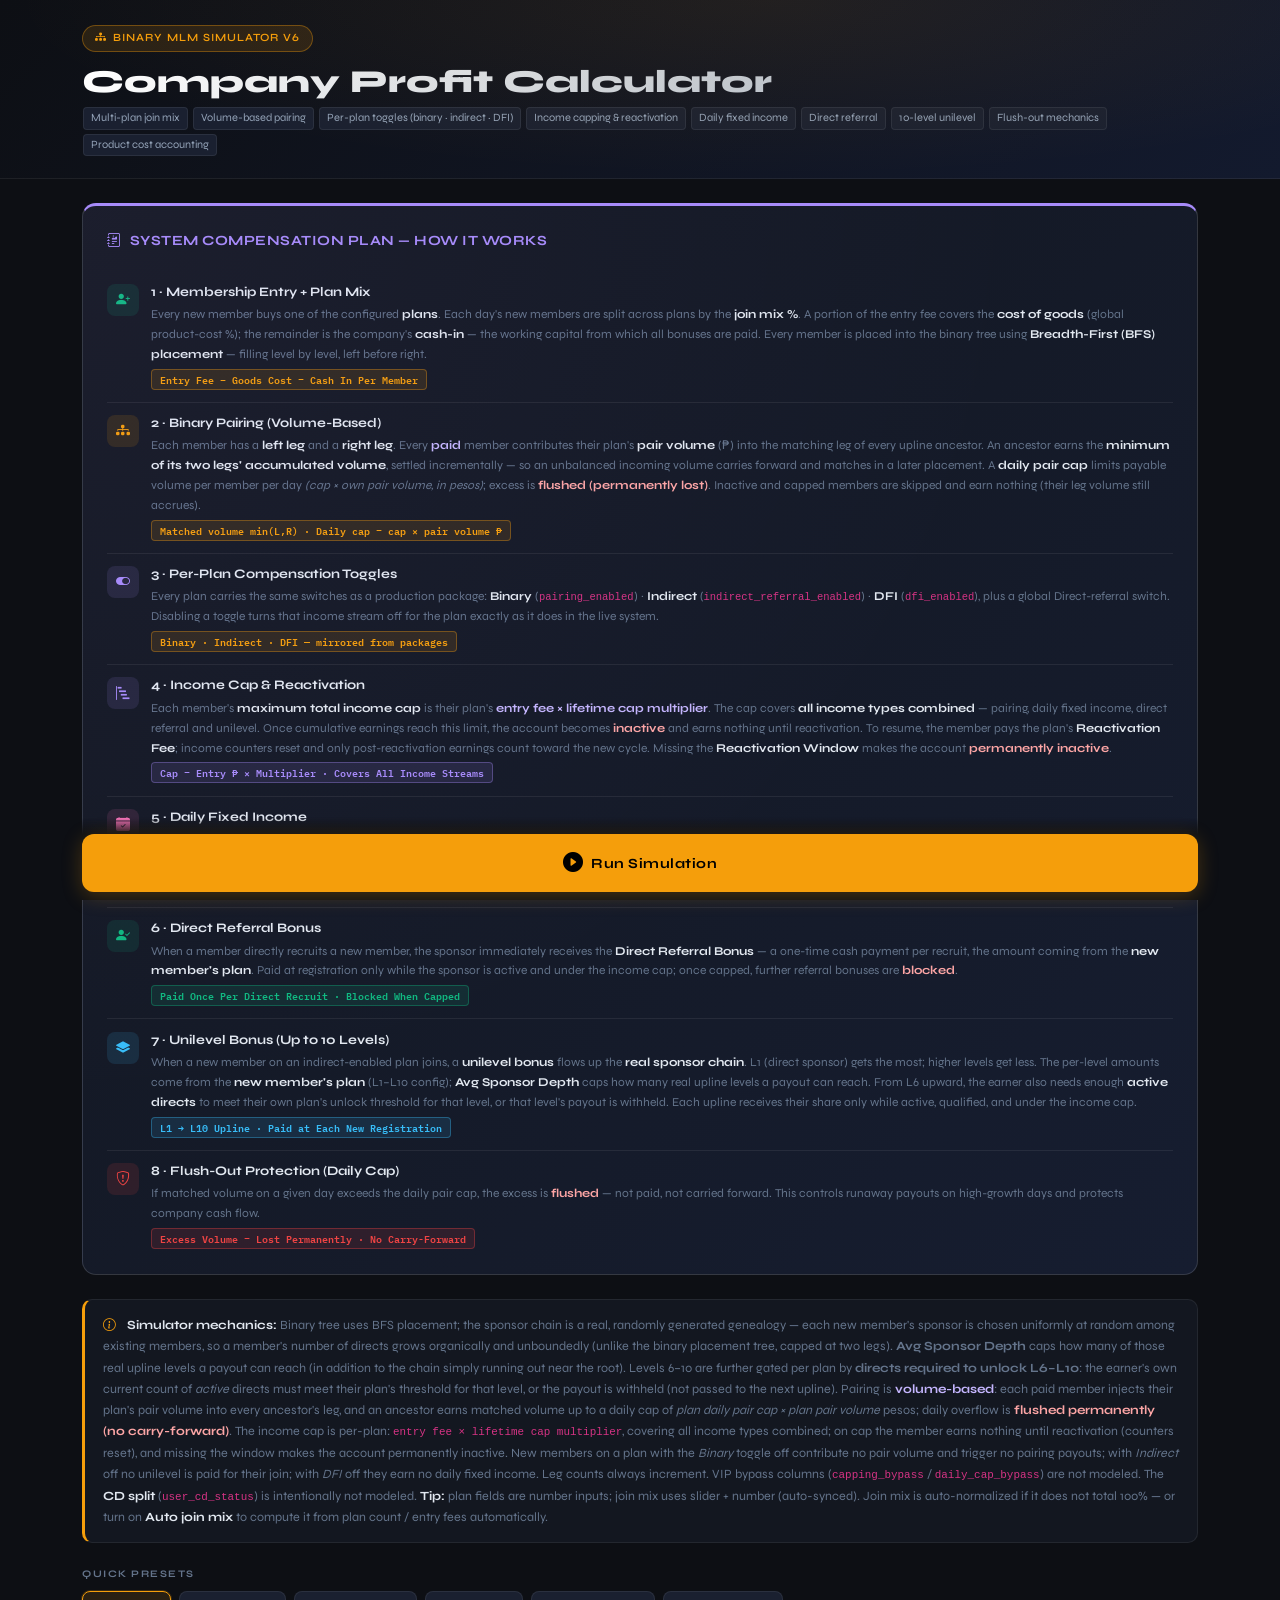
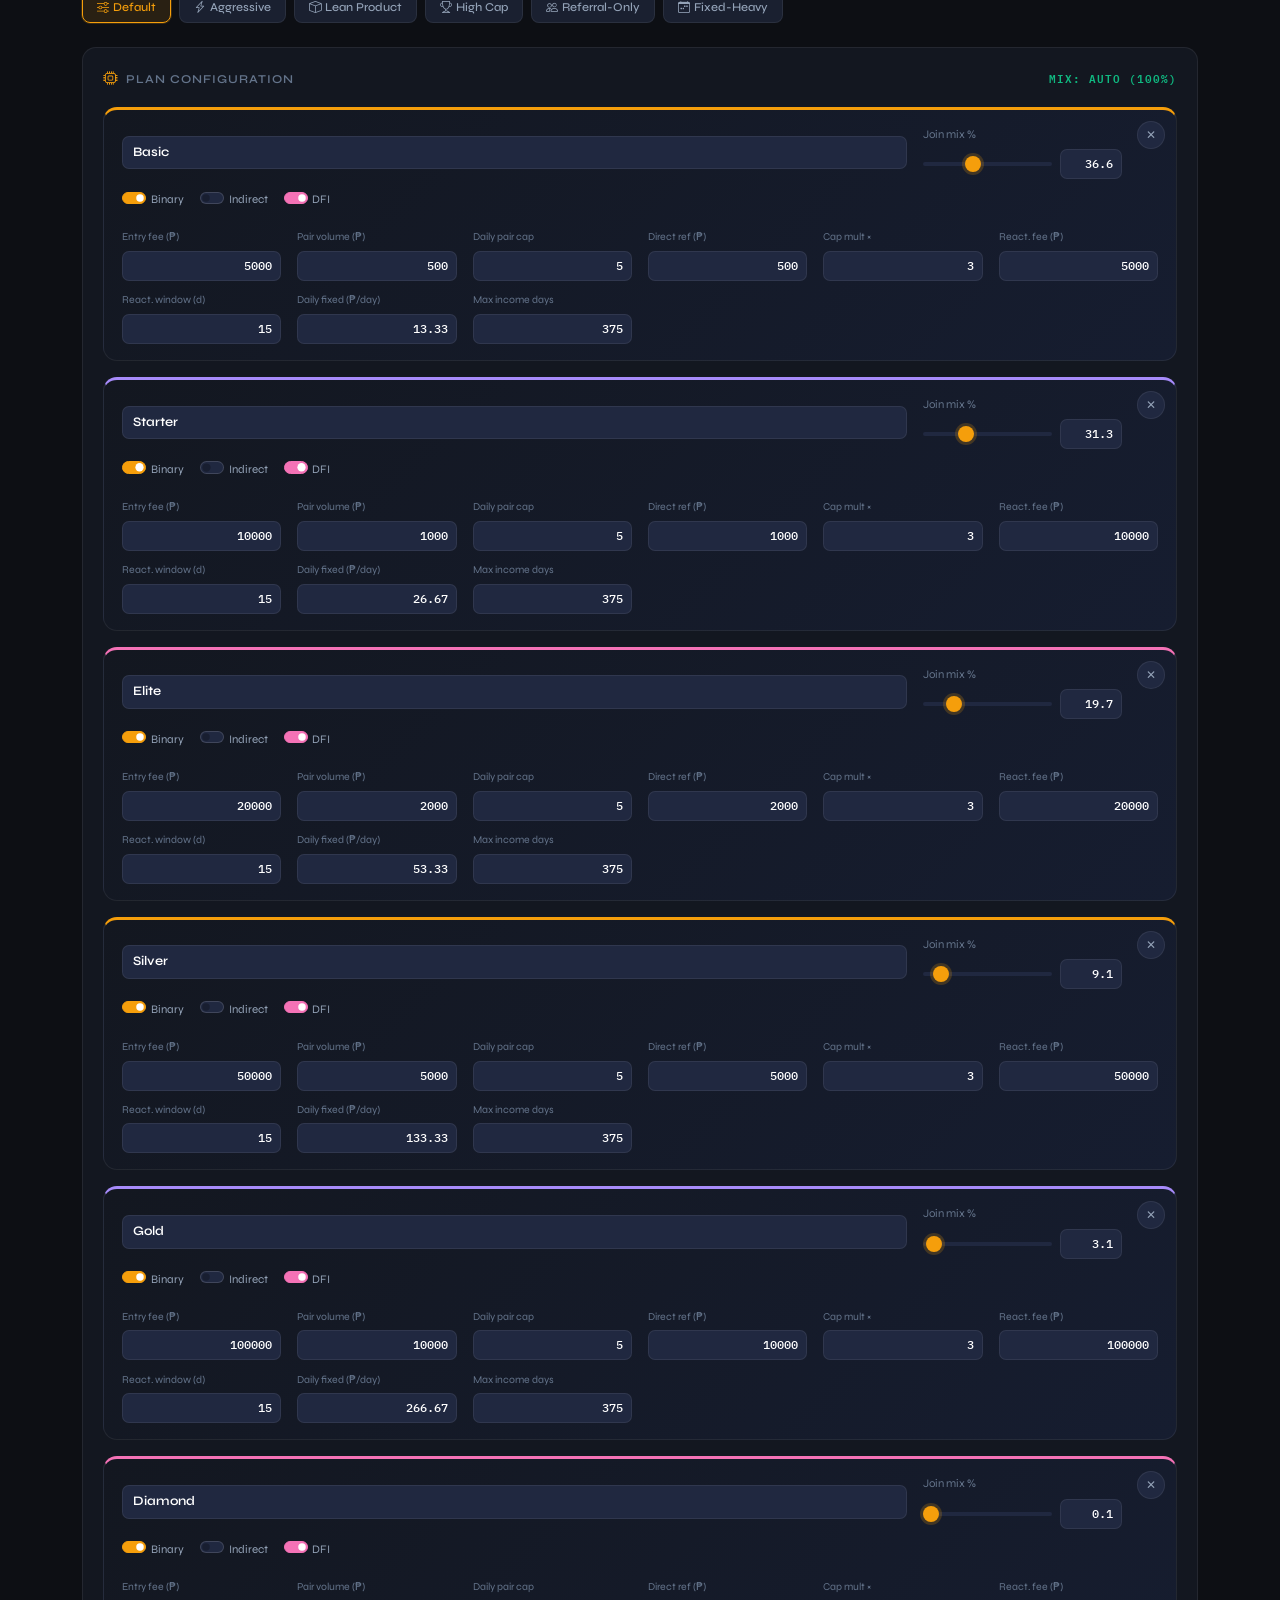
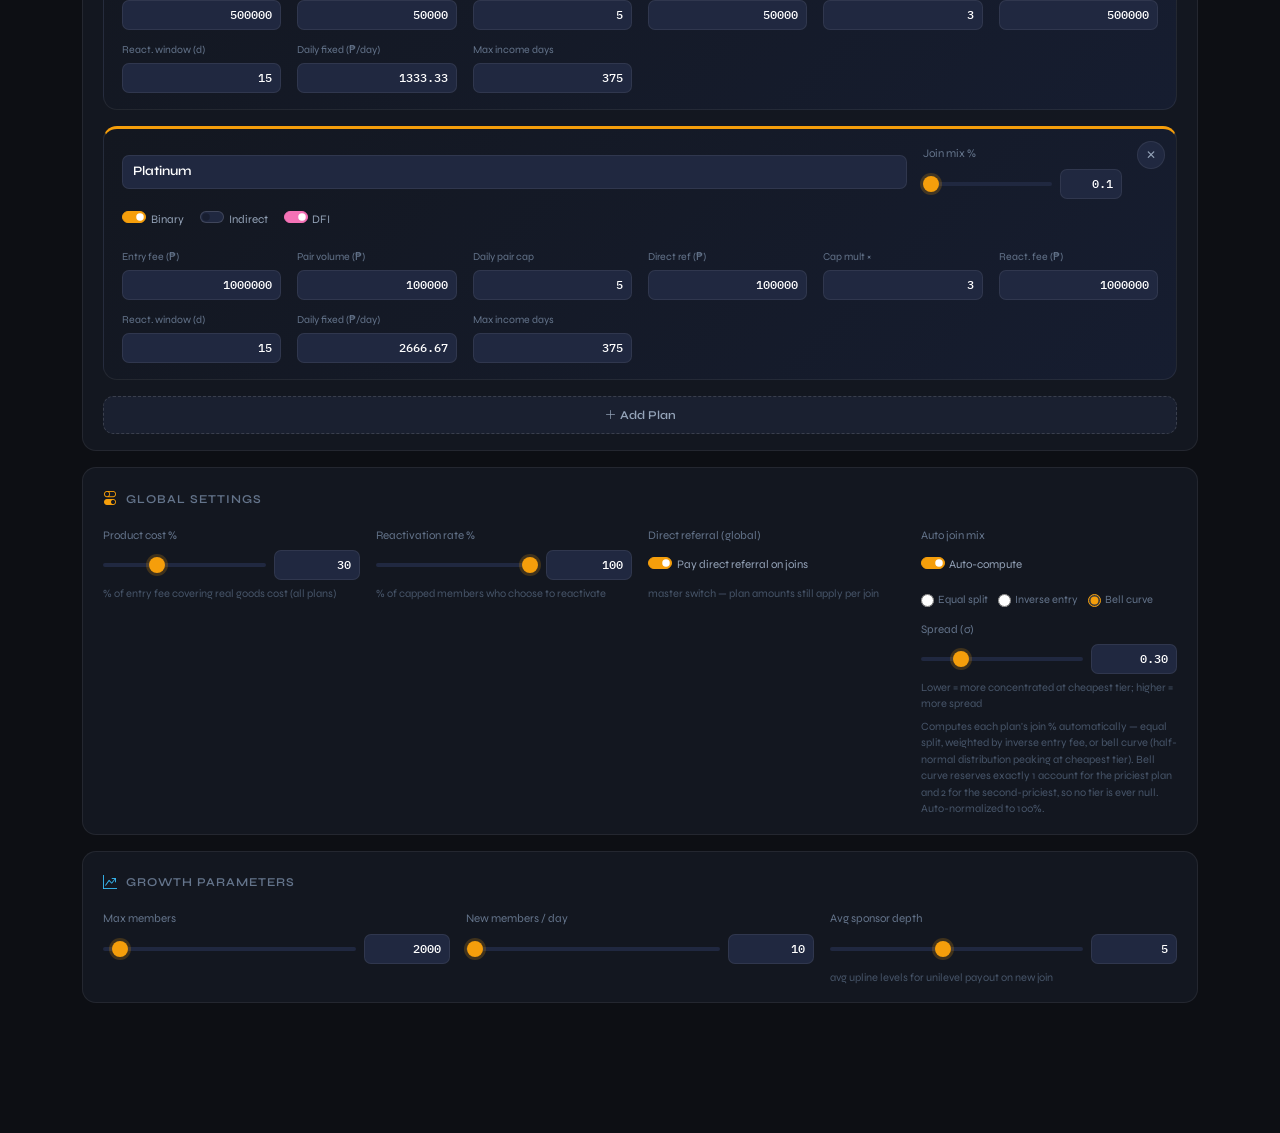
<file: sim/altas-sim.html>
<!doctype html>
<html lang="en">

<head>
  <meta charset="UTF-8" />
  <meta name="viewport" content="width=device-width, initial-scale=1.0" />
  <title>Binary MLM Simulator v6</title>
  <link
    href="https://cdn.jsdelivr.net/npm/bootstrap@5.3.3/dist/css/bootstrap.min.css"
    rel="stylesheet" />
  <link
    href="https://cdn.jsdelivr.net/npm/bootstrap-icons@1.11.3/font/bootstrap-icons.min.css"
    rel="stylesheet" />
  <link
    href="https://fonts.googleapis.com/css2?family=IBM+Plex+Mono:wght@400;500;600&family=Syne:wght@400;500;600;700;800&display=swap"
    rel="stylesheet" />
  <style>
    :root {
      --bs-body-bg: #0d0f14;
      --bs-body-color: #e2e8f0;
      --surface-1: #131720;
      --surface-2: #1a2030;
      --surface-3: #202840;
      --border-col: rgba(255, 255, 255, 0.07);
      --border-bright: rgba(255, 255, 255, 0.14);
      --accent: #f59e0b;
      --accent-dim: rgba(245, 158, 11, 0.12);
      --accent-border: rgba(245, 158, 11, 0.35);
      --success: #10b981;
      --success-dim: rgba(16, 185, 129, 0.12);
      --success-border: rgba(16, 185, 129, 0.35);
      --danger: #ef4444;
      --danger-dim: rgba(239, 68, 68, 0.12);
      --info: #38bdf8;
      --info-dim: rgba(56, 189, 248, 0.12);
      --purple: #a78bfa;
      --purple-dim: rgba(167, 139, 250, 0.12);
      --purple-border: rgba(167, 139, 250, 0.35);
      --pink: #f472b6;
      --pink-dim: rgba(244, 114, 182, 0.12);
      --pink-border: rgba(244, 114, 182, 0.35);
      --muted: #64748b;
      --font-display: "Syne", sans-serif;
      --font-mono: "IBM Plex Mono", monospace;
    }

    * {
      box-sizing: border-box;
    }

    body {
      background: var(--bs-body-bg);
      color: var(--bs-body-color);
      font-family: var(--font-display);
      min-height: 100vh;
    }

    /* ─── HEADER ─── */
    .app-header {
      background: linear-gradient(135deg, #0d0f14 0%, #131a2e 100%);
      border-bottom: 1px solid var(--border-col);
      padding: 1.5rem 0 1.25rem;
      position: relative;
      overflow: hidden;
    }

    .app-header::before {
      content: "";
      position: absolute;
      inset: 0;
      background: radial-gradient(ellipse at 60% 0%,
          rgba(245, 158, 11, 0.08) 0%,
          transparent 70%);
      pointer-events: none;
    }

    .app-badge {
      display: inline-flex;
      align-items: center;
      gap: 6px;
      background: var(--accent-dim);
      border: 1px solid var(--accent-border);
      color: var(--accent);
      font-size: 11px;
      font-weight: 600;
      letter-spacing: 1px;
      text-transform: uppercase;
      padding: 4px 12px;
      border-radius: 20px;
      margin-bottom: 0.75rem;
    }

    .app-title {
      font-size: clamp(1.4rem, 4vw, 2rem);
      font-weight: 800;
      line-height: 1.1;
      margin-bottom: 0.4rem;
      background: linear-gradient(135deg, #fff 0%, #94a3b8 100%);
      -webkit-background-clip: text;
      -webkit-text-fill-color: transparent;
      background-clip: text;
    }

    .app-subtitle {
      font-size: 13px;
      color: var(--muted);
      line-height: 1.7;
    }

    .app-subtitle .tag {
      display: inline-block;
      background: var(--surface-2);
      border: 1px solid var(--border-col);
      border-radius: 4px;
      padding: 1px 7px;
      font-size: 11px;
      margin: 2px 1px;
      color: #94a3b8;
    }

    /* ─── COMP PLAN ─── */
    .comp-plan-card {
      background: linear-gradient(135deg, var(--surface-1) 0%, #161d30 100%);
      border: 1px solid var(--border-bright);
      border-top: 3px solid var(--purple);
      border-radius: 14px;
      padding: 1.5rem;
      position: relative;
      overflow: hidden;
    }

    .comp-plan-card::before {
      content: "";
      position: absolute;
      inset: 0;
      background: radial-gradient(ellipse at 0% 0%,
          rgba(167, 139, 250, 0.06) 0%,
          transparent 60%);
      pointer-events: none;
    }

    .comp-plan-title {
      font-size: 14px;
      font-weight: 700;
      color: var(--purple);
      letter-spacing: 0.5px;
      text-transform: uppercase;
      margin-bottom: 1.25rem;
      display: flex;
      align-items: center;
      gap: 8px;
    }

    .comp-row {
      display: flex;
      gap: 0.75rem;
      align-items: flex-start;
      padding: 0.7rem 0;
      border-bottom: 1px solid var(--border-col);
    }

    .comp-row:last-child {
      border-bottom: none;
      padding-bottom: 0;
    }

    .comp-icon {
      flex: 0 0 32px;
      height: 32px;
      border-radius: 8px;
      display: flex;
      align-items: center;
      justify-content: center;
      font-size: 14px;
      margin-top: 1px;
    }

    .comp-icon.green {
      background: var(--success-dim);
      color: var(--success);
    }

    .comp-icon.amber {
      background: var(--accent-dim);
      color: var(--accent);
    }

    .comp-icon.blue {
      background: var(--info-dim);
      color: var(--info);
    }

    .comp-icon.purple {
      background: var(--purple-dim);
      color: var(--purple);
    }

    .comp-icon.pink {
      background: var(--pink-dim);
      color: var(--pink);
    }

    .comp-icon.red {
      background: var(--danger-dim);
      color: var(--danger);
    }

    .comp-body {
      flex: 1;
    }

    .comp-name {
      font-size: 13px;
      font-weight: 700;
      color: #e2e8f0;
      margin-bottom: 3px;
    }

    .comp-desc {
      font-size: 12px;
      color: var(--muted);
      line-height: 1.65;
    }

    .comp-badge {
      display: inline-block;
      font-size: 10px;
      font-weight: 600;
      padding: 2px 8px;
      border-radius: 4px;
      margin-top: 4px;
      font-family: var(--font-mono);
    }

    .comp-badge.green {
      background: var(--success-dim);
      color: var(--success);
      border: 1px solid var(--success-border);
    }

    .comp-badge.amber {
      background: var(--accent-dim);
      color: var(--accent);
      border: 1px solid var(--accent-border);
    }

    .comp-badge.purple {
      background: var(--purple-dim);
      color: var(--purple);
      border: 1px solid var(--purple-border);
    }

    .comp-badge.red {
      background: var(--danger-dim);
      color: var(--danger);
      border: 1px solid rgba(239, 68, 68, 0.35);
    }

    /* ─── NOTE BOX ─── */
    .note-box {
      background: var(--surface-1);
      border: 1px solid var(--border-col);
      border-left: 3px solid var(--accent);
      border-radius: 10px;
      padding: 0.875rem 1.125rem;
      font-size: 12.5px;
      color: var(--muted);
      line-height: 1.7;
    }

    /* ─── SECTION LABEL ─── */
    .sec-label {
      font-size: 10px;
      font-weight: 700;
      color: var(--muted);
      letter-spacing: 1.5px;
      text-transform: uppercase;
      margin-bottom: 0.6rem;
    }

    /* ─── PRESET BUTTONS ─── */
    .preset-row {
      display: flex;
      gap: 8px;
      flex-wrap: wrap;
    }

    .preset-btn {
      background: var(--surface-2);
      border: 1px solid var(--border-col);
      border-radius: 8px;
      color: #94a3b8;
      font-size: 12px;
      font-family: var(--font-display);
      font-weight: 500;
      padding: 6px 14px;
      cursor: pointer;
      transition: all 0.15s;
      white-space: nowrap;
    }

    .preset-btn:hover {
      border-color: var(--accent-border);
      color: var(--accent);
      background: var(--accent-dim);
    }

    .preset-btn.on {
      border-color: var(--accent);
      color: var(--accent);
      background: var(--accent-dim);
      box-shadow: 0 0 0 1px rgba(245, 158, 11, 0.2);
    }

    /* ─── SIM CARDS ─── */
    .sim-card {
      background: var(--surface-1);
      border: 1px solid var(--border-col);
      border-radius: 14px;
      padding: 1.25rem 1.25rem 1rem;
    }

    .card-heading {
      font-size: 12px;
      font-weight: 600;
      color: var(--muted);
      text-transform: uppercase;
      letter-spacing: 1px;
      margin-bottom: 1.1rem;
      display: flex;
      align-items: center;
      gap: 8px;
    }

    .card-heading i {
      font-size: 14px;
      color: var(--accent);
    }

    .card-heading i.purple {
      color: var(--purple);
    }

    .card-heading i.pink {
      color: var(--pink);
    }

    .card-heading i.info {
      color: var(--info);
    }

    /* ─── SLIDER + INPUT CONTROL ─── */
    .si {
      display: flex;
      flex-direction: column;
      gap: 4px;
    }

    .si-label {
      font-size: 11.5px;
      color: var(--muted);
      margin-bottom: 2px;
    }

    .si-hint {
      font-size: 11px;
      color: #475569;
      line-height: 1.5;
      margin-top: 2px;
    }

    .ctrl-row {
      display: flex;
      align-items: center;
      gap: 8px;
    }

    .ctrl-row input[type="range"] {
      flex: 1;
      min-width: 0;
    }

    /* Number input */
    .num-input {
      width: 86px;
      flex-shrink: 0;
      background: var(--surface-3);
      border: 1px solid var(--border-col);
      border-radius: 7px;
      color: #fff;
      font-family: var(--font-mono);
      font-size: 12px;
      font-weight: 500;
      padding: 5px 8px;
      text-align: right;
      outline: none;
      transition: border-color 0.15s;
      -moz-appearance: textfield;
    }

    .num-input::-webkit-outer-spin-button,
    .num-input::-webkit-inner-spin-button {
      -webkit-appearance: none;
      margin: 0;
    }

    .num-input:focus {
      border-color: var(--accent-border);
      background: var(--surface-2);
    }

    .num-input.sm {
      width: 68px;
    }

    .num-input.mix-num {
      width: 62px;
    }

    /* Range inputs */
    input[type="range"] {
      -webkit-appearance: none;
      appearance: none;
      width: 100%;
      height: 4px;
      background: var(--surface-3);
      border-radius: 2px;
      outline: none;
      cursor: pointer;
    }

    input[type="range"]::-webkit-slider-thumb {
      -webkit-appearance: none;
      appearance: none;
      width: 16px;
      height: 16px;
      border-radius: 50%;
      background: var(--accent);
      box-shadow: 0 0 0 3px rgba(245, 158, 11, 0.2);
      transition: box-shadow 0.15s;
    }

    input[type="range"]:hover::-webkit-slider-thumb {
      box-shadow: 0 0 0 5px rgba(245, 158, 11, 0.25);
    }

    input[type="range"]::-moz-range-thumb {
      width: 16px;
      height: 16px;
      border: none;
      border-radius: 50%;
      background: var(--accent);
      box-shadow: 0 0 0 3px rgba(245, 158, 11, 0.2);
    }

    /* ─── PLAN EDITOR ─── */
    .plan-card {
      background: linear-gradient(135deg, var(--surface-1) 0%, #161d30 100%);
      border: 1px solid var(--border-col);
      border-radius: 14px;
      padding: 1rem 1.125rem;
      margin-bottom: 1rem;
      position: relative;
    }

    .plan-card.plan-a {
      border-top: 3px solid var(--accent);
    }

    .plan-card.plan-b {
      border-top: 3px solid var(--purple);
    }

    .plan-card.plan-c {
      border-top: 3px solid var(--pink);
    }

    .plan-card-head {
      display: flex;
      flex-wrap: wrap;
      gap: 0.75rem 1rem;
      align-items: center;
      margin-bottom: 0.875rem;
      padding-right: 2.25rem;
    }

    .plan-flags {
      display: flex;
      flex-wrap: wrap;
      gap: 0.375rem 1rem;
      align-items: center;
      flex: 1 1 100%;
      order: 30;
    }

    .plan-name {
      flex: 1;
      min-width: 130px;
      background: var(--surface-3);
      border: 1px solid var(--border-col);
      border-radius: 7px;
      color: #fff;
      font-family: var(--font-display);
      font-size: 13px;
      font-weight: 600;
      padding: 6px 10px;
      outline: none;
    }

    .plan-name:focus {
      border-color: var(--accent-border);
    }

    .plan-mix {
      display: flex;
      flex-direction: column;
      gap: 4px;
      min-width: 170px;
    }

    .plan-switch {
      margin-bottom: 0 !important;
      font-size: 11.5px;
      color: #94a3b8;
      white-space: nowrap;
      user-select: none;
    }

    .plan-switch .form-check-input {
      width: 2.1em;
      height: 1.05em;
      margin-top: 0.05em;
      cursor: pointer;
      background-color: var(--surface-3);
      border-color: var(--border-bright);
    }

    .plan-switch .form-check-input:checked {
      background-color: var(--accent);
      border-color: var(--accent);
    }

    .plan-switch.indirect .form-check-input:checked {
      background-color: var(--purple);
      border-color: var(--purple);
    }

    .plan-switch.dfi .form-check-input:checked {
      background-color: var(--pink);
      border-color: var(--pink);
    }

    .auto-rule {
      display: flex;
      flex-wrap: wrap;
      gap: 10px;
      margin-top: 8px;
      font-size: 11px;
      color: var(--muted);
    }

    .auto-rule-opt {
      display: inline-flex;
      align-items: center;
      gap: 4px;
      cursor: pointer;
      user-select: none;
    }

    .auto-rule-opt input {
      accent-color: var(--accent);
      cursor: pointer;
      margin: 0;
    }

    .btn-rm {
      position: absolute;
      top: 0.7rem;
      right: 0.7rem;
      width: 28px;
      height: 28px;
      border-radius: 50%;
      border: 1px solid var(--border-col);
      background: var(--surface-3);
      color: #94a3b8;
      font-size: 12px;
      line-height: 1;
      cursor: pointer;
      display: flex;
      align-items: center;
      justify-content: center;
      transition: background 0.15s, color 0.15s, border-color 0.15s;
      z-index: 2;
    }

    .btn-rm:hover {
      background: var(--danger-dim);
      color: var(--danger);
      border-color: rgba(239, 68, 68, 0.4);
    }

    .plan-grid {
      display: grid;
      grid-template-columns: repeat(auto-fill, minmax(140px, 1fr));
      gap: 0.7rem 1rem;
      align-items: end;
    }

    .plan-grid .si-label {
      font-size: 10.5px;
    }

    .plan-grid .num-input {
      width: 100%;
    }

    .hidden-field {
      display: none !important;
    }

    .plv-row {
      margin-top: 0.875rem;
      padding-top: 0.75rem;
      border-top: 1px solid var(--border-col);
      display: flex;
      flex-direction: column;
      gap: 8px;
    }

    .plv-grid {
      display: flex;
      flex-wrap: wrap;
      max-width: none;
    }

    .plv-grid .plv {
      display: flex;
      flex-direction: column;
      gap: 3px;
      font-size: 10px;
      color: var(--muted);
      font-family: var(--font-mono);
      flex: 1 1 6rem;
      max-width: calc(100% - 1rem);
      margin: 0.5rem;
      background: var(--surface-2);
      border: 1px solid var(--border-col);
      border-radius: 10px;
      padding: 0.45rem 0.6rem;
    }

    .plv-grid .num-input {
      width: 100%;
    }

    .plv-label {
      font-size: 10.5px;
      color: var(--muted);
    }

    .plan-mix-total {
      font-size: 11px;
      font-family: var(--font-mono);
      color: var(--muted);
    }

    .plan-mix-total.ok {
      color: var(--success);
    }

    .plan-mix-total.bad {
      color: var(--danger);
    }

    .btn-plan-add {
      width: 100%;
      padding: 9px;
      background: var(--surface-2);
      border: 1px dashed var(--border-bright);
      border-radius: 10px;
      color: #94a3b8;
      font-size: 12px;
      font-weight: 600;
      font-family: var(--font-display);
      cursor: pointer;
      transition: all 0.15s;
    }

    .btn-plan-add:hover {
      border-color: var(--accent-border);
      color: var(--accent);
      background: var(--accent-dim);
    }

    /* ─── RUN BUTTON ─── */
    .btn-run {
      width: 100%;
      padding: 14px;
      background: var(--accent);
      color: #000;
      font-size: 14px;
      font-weight: 700;
      font-family: var(--font-display);
      letter-spacing: 0.5px;
      border: none;
      border-radius: 12px;
      cursor: pointer;
      display: flex;
      align-items: center;
      justify-content: center;
      gap: 8px;
      transition: all 0.2s;
      box-shadow: 0 4px 20px rgba(245, 158, 11, 0.25);
    }

    .btn-run:hover {
      background: #fbbf24;
      box-shadow: 0 6px 28px rgba(245, 158, 11, 0.4);
      transform: translateY(-1px);
    }

    .btn-run:active {
      transform: translateY(0);
    }

    /* ─── PROGRESS ─── */
    .prog {
      height: 3px;
      background: var(--surface-3);
      border-radius: 2px;
      overflow: hidden;
      display: none;
    }

    .prog-bar {
      height: 100%;
      width: 0;
      background: linear-gradient(90deg, var(--accent), #fbbf24);
      border-radius: 2px;
      transition: width 0.3s ease;
    }

    /* ─── RESULTS ─── */
    #results {
      display: none;
    }

    .hero-card {
      background: linear-gradient(135deg,
          var(--surface-1) 0%,
          var(--surface-2) 100%);
      border: 1px solid var(--border-bright);
      border-top: 3px solid var(--success);
      border-radius: 16px;
      padding: 2rem 1.5rem;
      text-align: center;
      position: relative;
      overflow: hidden;
    }

    .hero-card::before {
      content: "";
      position: absolute;
      inset: 0;
      background: radial-gradient(ellipse at 50% 0%,
          rgba(16, 185, 129, 0.07) 0%,
          transparent 70%);
      pointer-events: none;
    }

    .hero-label {
      font-size: 11px;
      font-weight: 700;
      letter-spacing: 1.5px;
      text-transform: uppercase;
      color: var(--muted);
      margin-bottom: 0.75rem;
    }

    .hero-val {
      font-size: clamp(2rem, 6vw, 3rem);
      font-weight: 700;
      font-family: var(--font-mono);
      line-height: 1;
      margin-bottom: 0.6rem;
    }

    .hero-sub {
      font-size: 12px;
      color: var(--muted);
      line-height: 1.7;
    }

    .alert-sim {
      border-radius: 12px;
      padding: 1rem 1.125rem;
      border: 1px solid;
      display: none;
    }

    .alert-sim.danger {
      background: var(--danger-dim);
      border-color: rgba(239, 68, 68, 0.3);
    }

    .alert-sim.warn {
      background: var(--accent-dim);
      border-color: var(--accent-border);
    }

    .alert-sim .alert-icon {
      font-size: 18px;
    }

    .alert-sim .alert-msg {
      font-size: 13px;
      font-weight: 500;
      line-height: 1.5;
    }

    .alert-sim.danger .alert-icon,
    .alert-sim.danger .alert-msg {
      color: #fca5a5;
    }

    .alert-sim.warn .alert-icon,
    .alert-sim.warn .alert-msg {
      color: var(--accent);
    }

    .mc {
      background: var(--surface-1);
      border: 1px solid var(--border-col);
      border-radius: 12px;
      padding: 1rem;
      position: relative;
      overflow: hidden;
      transition: border-color 0.15s;
    }

    .mc:hover {
      border-color: var(--border-bright);
    }

    .mc::after {
      content: "";
      position: absolute;
      top: 0;
      left: 0;
      right: 0;
      height: 2px;
      border-radius: 2px 2px 0 0;
    }

    .mc.a::after {
      background: var(--success);
    }

    .mc.b::after {
      background: var(--danger);
    }

    .mc.c::after {
      background: var(--info);
    }

    .mc.d::after {
      background: var(--accent);
    }

    .mc.e::after {
      background: var(--muted);
    }

    .mc.p::after {
      background: var(--purple);
    }

    .mc.pk::after {
      background: var(--pink);
    }

    .mc .ml {
      font-size: 11px;
      color: var(--muted);
      margin-bottom: 6px;
      font-weight: 500;
    }

    .mc .mv {
      font-size: clamp(16px, 3vw, 20px);
      font-weight: 700;
      font-family: var(--font-mono);
      line-height: 1;
    }

    .mc .ms {
      font-size: 11px;
      color: var(--muted);
      margin-top: 4px;
      line-height: 1.4;
    }

    .mc.a .mv {
      color: var(--success);
    }

    .mc.b .mv {
      color: var(--danger);
    }

    .mc.c .mv {
      color: var(--info);
    }

    .mc.d .mv {
      color: var(--accent);
    }

    .mc.p .mv {
      color: var(--purple);
    }

    .mc.pk .mv {
      color: var(--pink);
    }

    .flow-strip {
      display: flex;
      gap: 0;
      overflow-x: auto;
      padding-bottom: 4px;
      scrollbar-width: thin;
      scrollbar-color: var(--surface-3) transparent;
    }

    .flow-strip::-webkit-scrollbar {
      height: 4px;
    }

    .flow-strip::-webkit-scrollbar-thumb {
      background: var(--surface-3);
      border-radius: 2px;
    }

    .flow-item {
      flex: 0 0 auto;
      min-width: 120px;
      background: var(--surface-2);
      border: 1px solid var(--border-col);
      border-radius: 10px;
      padding: 0.75rem;
      text-align: center;
      position: relative;
      margin-right: 4px;
    }

    .flow-item+.flow-item::before {
      content: "→";
      position: absolute;
      left: -12px;
      top: 50%;
      transform: translateY(-50%);
      color: var(--muted);
      font-size: 11px;
    }

    .flow-label {
      font-size: 10px;
      color: var(--muted);
      line-height: 1.4;
      margin-bottom: 4px;
    }

    .flow-val {
      font-size: 13px;
      font-weight: 700;
      font-family: var(--font-mono);
    }

    .flow-caption {
      font-size: 11.5px;
      color: var(--muted);
      font-family: var(--font-mono);
      margin-top: 0.5rem;
      line-height: 1.6;
    }

    .pkg-card {
      flex: 1 1 18rem;
      max-width: 100%;
      background: var(--surface-2);
      border: 1px solid var(--border-col);
      color: inherit;
      font-family: inherit;
    }

    .fc-chip {
      background: var(--surface-2);
      border: 1px solid var(--border-col);
      border-radius: 10px;
      padding: 0.7rem 0.8rem;
    }

    .fc-head {
      display: flex;
      align-items: center;
      justify-content: space-between;
      gap: 8px;
      margin-bottom: 6px;
    }

    .fc-name {
      font-weight: 700;
      font-size: 13px;
      color: #fff;
    }

    .fc-mix {
      font-size: 10px;
      font-weight: 600;
      color: var(--muted);
      background: var(--surface-3);
      border: 1px solid var(--border-col);
      padding: 2px 7px;
      border-radius: 999px;
      white-space: nowrap;
    }

    .fc-row {
      display: flex;
      justify-content: space-between;
      align-items: center;
      gap: 8px;
      font-size: 11.5px;
      line-height: 2;
    }

    .fc-row span {
      color: var(--muted);
    }

    .fc-row b {
      font-family: var(--font-mono);
      font-weight: 600;
      color: #e2e8f0;
      text-align: right;
    }

    .fc-flags {
      display: flex;
      flex-wrap: wrap;
      gap: 4px;
      margin-top: 6px;
      padding-top: 7px;
      border-top: 1px dashed var(--border-col);
    }

    .fc-flag {
      font-size: 10px;
      font-weight: 600;
      padding: 2px 7px;
      border-radius: 999px;
      white-space: nowrap;
    }

    .fc-flag.on {
      background: rgba(16, 185, 129, 0.14);
      color: var(--success);
      border: 1px solid rgba(16, 185, 129, 0.35);
    }

    .fc-flag.off {
      background: var(--surface-3);
      color: var(--muted);
      border: 1px solid var(--border-col);
    }

    .hero-stats {
      display: grid;
      grid-template-columns: repeat(auto-fit, minmax(150px, 1fr));
      gap: 10px;
    }

    .hs-item {
      background: var(--surface-1);
      border: 1px solid var(--border-col);
      border-radius: 12px;
      padding: 0.95rem 1rem;
      text-align: center;
    }

    .hs-lbl {
      font-size: 10px;
      font-weight: 600;
      letter-spacing: 0.8px;
      text-transform: uppercase;
      color: var(--muted);
      margin-bottom: 7px;
    }

    .hs-val {
      font-size: clamp(20px, 3vw, 28px);
      font-weight: 700;
      font-family: var(--font-mono);
      line-height: 1;
    }

    .hs-val.white {
      color: #fff;
    }

    .hs-val.green {
      color: var(--success);
    }

    .hs-val.amber {
      color: var(--accent);
    }

    .hs-val.info {
      color: var(--info);
    }

    .hs-val.slate {
      color: #94a3b8;
    }

    .hs-sub {
      font-size: 10.5px;
      color: var(--muted);
      margin-top: 6px;
      line-height: 1.4;
    }

    .total-row td {
      border-top: 2px solid var(--border-bright);
      font-weight: 700;
      color: #fff;
      background: rgba(245, 158, 11, 0.07);
    }

    .sim-divider {
      height: 1px;
      background: var(--border-col);
      margin: 1.5rem 0;
    }

    .tbl-wrap {
      overflow-x: auto;
      -webkit-overflow-scrolling: touch;
    }

    .tbl-wrap::-webkit-scrollbar {
      height: 4px;
    }

    .tbl-wrap::-webkit-scrollbar-thumb {
      background: var(--surface-3);
      border-radius: 2px;
    }

    table {
      width: 100%;
      border-collapse: collapse;
      font-size: 12px;
      min-width: 1050px;
      font-family: var(--font-mono);
    }

    table.compact {
      min-width: 860px;
    }

    thead th {
      background: var(--surface-2);
      padding: 10px 10px;
      text-align: right;
      font-size: 9.5px;
      font-weight: 700;
      font-family: var(--font-display);
      color: var(--muted);
      letter-spacing: 0.4px;
      text-transform: uppercase;
      border-bottom: 1px solid var(--border-col);
      white-space: nowrap;
    }

    thead th:first-child {
      text-align: center;
    }

    tbody td {
      padding: 8px 10px;
      text-align: right;
      border-bottom: 1px solid var(--border-col);
      white-space: nowrap;
      color: #cbd5e1;
      transition: background 0.1s;
    }

    tbody td:first-child {
      text-align: center;
      color: var(--muted);
      font-size: 11px;
    }

    tbody td.left-td {
      text-align: left;
    }

    tbody tr:last-child td {
      border-bottom: none;
    }

    tbody tr:hover td {
      background: var(--surface-2);
    }

    .tg {
      color: var(--success) !important;
    }

    .tr {
      color: var(--danger) !important;
    }

    .tw {
      color: var(--accent) !important;
    }

    .ti {
      color: var(--info) !important;
    }

    .tp {
      color: var(--purple) !important;
    }

    .tpk {
      color: var(--pink) !important;
    }

    .pager {
      display: flex;
      gap: 8px;
      align-items: center;
      padding: 0.875rem 1rem;
      border-top: 1px solid var(--border-col);
      background: var(--surface-2);
      border-radius: 0 0 14px 14px;
    }

    .pager button {
      background: var(--surface-1);
      border: 1px solid var(--border-col);
      border-radius: 8px;
      color: #94a3b8;
      font-size: 13px;
      padding: 6px 14px;
      cursor: pointer;
      transition: all 0.15s;
      font-family: var(--font-display);
    }

    .pager button:hover {
      border-color: var(--accent-border);
      color: var(--accent);
    }

    .pager span {
      font-size: 12px;
      color: var(--muted);
      flex: 1;
      text-align: center;
      font-family: var(--font-mono);
    }

    .run-sticky {
      position: sticky;
      bottom: 0;
      z-index: 50;
      background: linear-gradient(to top, var(--bs-body-bg) 80%, transparent);
      padding: 1rem 0 0.5rem;
    }

    .section-divider {
      display: flex;
      align-items: center;
      gap: 12px;
      margin: 2rem 0 1.25rem;
    }

    .section-divider .sd-line {
      flex: 1;
      height: 1px;
      background: var(--border-col);
    }

    .section-divider .sd-label {
      font-size: 10px;
      font-weight: 700;
      letter-spacing: 1.5px;
      text-transform: uppercase;
      color: var(--muted);
      white-space: nowrap;
    }

    @media (max-width: 576px) {
      .app-header {
        padding: 1.25rem 0 1rem;
      }

      .sim-card {
        padding: 1rem;
      }

      .hero-card {
        padding: 1.5rem 1rem;
      }

      .comp-plan-card {
        padding: 1rem;
      }

      .plv-grid .plv {
        flex: 1 0 100%;
      }

      .pkg-card {
        flex: 1 0 100%;
        max-width: none;
      }
    }
  </style>
</head>

<body>
  <!-- ═══ HEADER ═══ -->
  <div class="app-header">
    <div class="container">
      <div class="app-badge">
        <i class="bi bi-diagram-3-fill"></i> Binary MLM Simulator v6
      </div>
      <div class="app-title">Company Profit Calculator</div>
      <div class="app-subtitle">
        <span class="tag">Multi-plan join mix</span>
        <span class="tag">Volume-based pairing</span>
        <span class="tag">Per-plan toggles (binary · indirect · DFI)</span>
        <span class="tag">Income capping &amp; reactivation</span>
        <span class="tag">Daily fixed income</span>
        <span class="tag">Direct referral</span>
        <span class="tag">10-level unilevel</span>
        <span class="tag">Flush-out mechanics</span>
        <span class="tag">Product cost accounting</span>
      </div>
    </div>
  </div>

  <div class="container py-4">
    <!-- ══════════ COMPENSATION PLAN ══════════ -->
    <div class="comp-plan-card mb-4">
      <div class="comp-plan-title">
        <i class="bi bi-journal-richtext"></i> System Compensation Plan — How
        It Works
      </div>
      <div class="comp-row">
        <div class="comp-icon green">
          <i class="bi bi-person-plus-fill"></i>
        </div>
        <div class="comp-body">
          <div class="comp-name">1 · Membership Entry + Plan Mix</div>
          <div class="comp-desc">
            Every new member buys one of the configured
            <strong style="color: #e2e8f0">plans</strong>. Each day's new
            members are split across plans by the
            <strong style="color: #e2e8f0">join mix %</strong>. A portion of
            the entry fee covers the
            <strong style="color: #e2e8f0">cost of goods</strong> (global
            product-cost %); the remainder is the company's
            <strong style="color: #e2e8f0">cash-in</strong> — the working
            capital from which all bonuses are paid. Every member is placed
            into the binary tree using
            <strong style="color: #e2e8f0">Breadth-First (BFS) placement</strong>
            — filling level by level, left before right.
          </div>
          <span class="comp-badge amber">Entry Fee − Goods Cost = Cash In Per Member</span>
        </div>
      </div>
      <div class="comp-row">
        <div class="comp-icon amber">
          <i class="bi bi-diagram-3-fill"></i>
        </div>
        <div class="comp-body">
          <div class="comp-name">2 · Binary Pairing (Volume-Based)</div>
          <div class="comp-desc">
            Each member has a
            <strong style="color: #e2e8f0">left leg</strong> and a
            <strong style="color: #e2e8f0">right leg</strong>. Every
            <strong style="color: #c4b5fd">paid</strong> member contributes
            their plan's <strong style="color: #e2e8f0">pair volume</strong>
            (₱) into the matching leg of every upline ancestor. An ancestor
            earns the
            <strong style="color: #e2e8f0">minimum of its two legs' accumulated volume</strong>, settled incrementally — so an unbalanced incoming volume
            carries forward and matches in a later placement. A
            <strong style="color: #e2e8f0">daily pair cap</strong> limits
            payable volume per member per day
            <em>(cap × own pair volume, in pesos)</em>; excess is
            <strong style="color: #fca5a5">flushed (permanently lost)</strong>. Inactive and capped members are skipped and earn nothing (their
            leg volume still accrues).
          </div>
          <span class="comp-badge amber">Matched volume min(L,R) · Daily cap = cap × pair volume ₱</span>
        </div>
      </div>
      <div class="comp-row">
        <div class="comp-icon purple">
          <i class="bi bi-toggle-on"></i>
        </div>
        <div class="comp-body">
          <div class="comp-name">3 · Per-Plan Compensation Toggles</div>
          <div class="comp-desc">
            Every plan carries the same switches as a production package:
            <strong style="color: #e2e8f0">Binary</strong>
            (<code>pairing_enabled</code>) ·
            <strong style="color: #e2e8f0">Indirect</strong>
            (<code>indirect_referral_enabled</code>) ·
            <strong style="color: #e2e8f0">DFI</strong>
            (<code>dfi_enabled</code>), plus a global Direct-referral switch.
            Disabling a toggle turns that income stream off for the plan
            exactly as it does in the live system.
          </div>
          <span class="comp-badge amber">Binary · Indirect · DFI — mirrored from packages</span>
        </div>
      </div>
      <div class="comp-row">
        <div class="comp-icon purple">
          <i class="bi bi-bar-chart-steps"></i>
        </div>
        <div class="comp-body">
          <div class="comp-name">4 · Income Cap &amp; Reactivation</div>
          <div class="comp-desc">
            Each member's
            <strong style="color: #e2e8f0">maximum total income cap</strong>
            is their plan's
            <strong style="color: #c4b5fd">entry fee × lifetime cap multiplier</strong>. The cap covers
            <strong style="color: #e2e8f0">all income types combined</strong>
            — pairing, daily fixed income, direct referral and unilevel. Once
            cumulative earnings reach this limit, the account becomes
            <strong style="color: #fca5a5">inactive</strong> and earns nothing
            until reactivation. To resume, the member pays the plan's
            <strong style="color: #e2e8f0">Reactivation Fee</strong>; income
            counters reset and only post-reactivation earnings count toward
            the new cycle. Missing the
            <strong style="color: #e2e8f0">Reactivation Window</strong> makes
            the account
            <strong style="color: #fca5a5">permanently inactive</strong>.
          </div>
          <span class="comp-badge purple">Cap = Entry ₱ × Multiplier · Covers All Income Streams</span>
        </div>
      </div>
      <div class="comp-row">
        <div class="comp-icon pink">
          <i class="bi bi-calendar-check-fill"></i>
        </div>
        <div class="comp-body">
          <div class="comp-name">5 · Daily Fixed Income</div>
          <div class="comp-desc">
            Every <strong style="color: #e2e8f0">active</strong> member on a
            DFI-enabled plan earns a
            <strong style="color: #e2e8f0">fixed daily amount</strong> for up
            to the plan's set number of days. DFI also counts toward the
            income cap — it stops at either the duration limit
            <em>or</em> the cap, whichever comes first. Days while inactive do
            <strong>not</strong> count; the clock pauses and resumes on
            reactivation (with a fresh daily cycle).
          </div>
          <span
            class="comp-badge"
            style="
                background: var(--pink-dim);
                color: var(--pink);
                border: 1px solid var(--pink-border);
              ">Fixed Amount/Day × Active Days (up to duration limit)</span>
        </div>
      </div>
      <div class="comp-row">
        <div class="comp-icon green">
          <i class="bi bi-person-check-fill"></i>
        </div>
        <div class="comp-body">
          <div class="comp-name">6 · Direct Referral Bonus</div>
          <div class="comp-desc">
            When a member directly recruits a new member, the sponsor
            immediately receives the
            <strong style="color: #e2e8f0">Direct Referral Bonus</strong> —
            a one-time cash payment per recruit, the amount coming from the
            <strong style="color: #e2e8f0">new member's plan</strong>. Paid at
            registration only while the sponsor is active and under the income
            cap; once capped, further referral bonuses are
            <strong style="color: #fca5a5">blocked</strong>.
          </div>
          <span class="comp-badge green">Paid Once Per Direct Recruit · Blocked When Capped</span>
        </div>
      </div>
      <div class="comp-row">
        <div class="comp-icon blue"><i class="bi bi-layers-fill"></i></div>
        <div class="comp-body">
          <div class="comp-name">7 · Unilevel Bonus (Up to 10 Levels)</div>
          <div class="comp-desc">
            When a new member on an indirect-enabled plan joins, a
            <strong style="color: #e2e8f0">unilevel bonus</strong> flows up
            the <strong style="color: #e2e8f0">real sponsor chain</strong>. L1
            (direct sponsor) gets the most; higher levels get less. The
            per-level amounts come from the
            <strong style="color: #e2e8f0">new member's plan</strong> (L1–L10
            config); <strong style="color: #e2e8f0">Avg Sponsor Depth</strong>
            caps how many real upline levels a payout can reach. From L6
            upward, the earner also needs enough
            <strong style="color: #e2e8f0">active directs</strong> to meet
            their own plan's unlock threshold for that level, or that
            level's payout is withheld. Each upline receives their share
            only while active, qualified, and under the income cap.
          </div>
          <span
            class="comp-badge"
            style="
                background: var(--info-dim);
                color: var(--info);
                border: 1px solid rgba(56, 189, 248, 0.35);
              ">L1 → L10 Upline · Paid at Each New Registration</span>
        </div>
      </div>
      <div class="comp-row">
        <div class="comp-icon red">
          <i class="bi bi-shield-exclamation"></i>
        </div>
        <div class="comp-body">
          <div class="comp-name">8 · Flush-Out Protection (Daily Cap)</div>
          <div class="comp-desc">
            If matched volume on a given day exceeds the daily pair cap, the
            excess is
            <strong style="color: #fca5a5">flushed</strong> — not paid, not
            carried forward. This controls runaway payouts on high-growth days
            and protects company cash flow.
          </div>
          <span class="comp-badge red">Excess Volume = Lost Permanently · No Carry-Forward</span>
        </div>
      </div>
    </div>

    <!-- ══════════ NOTE BOX ══════════ -->
    <div class="note-box mb-4">
      <i class="bi bi-info-circle me-2" style="color: var(--accent)"></i>
      <strong style="color: #e2e8f0">Simulator mechanics:</strong>
      Binary tree uses BFS placement; the sponsor chain is a real, randomly
      generated genealogy — each new member's sponsor is chosen uniformly
      at random among existing members, so a member's number of directs
      grows organically and unboundedly (unlike the binary placement tree,
      capped at two legs). <strong>Avg Sponsor Depth</strong> caps how many
      of those real upline levels a payout can reach (in addition to the
      chain simply running out near the root). Levels 6–10 are further
      gated per plan by <strong>directs required to unlock L6–L10</strong>:
      the earner's own current count of <em>active</em> directs must meet
      their plan's threshold for that level, or the payout is withheld
      (not passed to the next upline). Pairing is
      <strong style="color: #c4b5fd">volume-based</strong>: each paid member
      injects their plan's pair volume into every ancestor's leg, and an
      ancestor earns matched volume up to a daily cap of
      <em>plan daily pair cap × plan pair volume</em> pesos; daily overflow is
      <strong style="color: #fca5a5">flushed permanently (no carry-forward)</strong>. The income cap is per-plan:
      <code>entry fee × lifetime cap multiplier</code>, covering all income
      types combined; on cap the member earns nothing until reactivation
      (counters reset), and missing the window makes the account permanently
      inactive. New members on a plan with the <em>Binary</em> toggle off
      contribute no pair volume and trigger no pairing payouts; with
      <em>Indirect</em> off no unilevel is paid for their join; with
      <em>DFI</em> off they earn no daily fixed income. Leg counts always
      increment. VIP bypass columns (<code>capping_bypass</code> /
      <code>daily_cap_bypass</code>) are not modeled. The
      <strong style="color: #e2e8f0">CD split</strong>
      (<code>user_cd_status</code>) is intentionally not modeled.
      <strong style="color: #e2e8f0">Tip:</strong> plan fields are number
      inputs; join mix uses slider + number (auto-synced). Join mix is
      auto-normalized if it does not total 100% — or turn on
      <strong style="color: #e2e8f0">Auto join mix</strong> to compute it
      from plan count / entry fees automatically.
    </div>

    <!-- ══════════ PRESETS ══════════ -->
    <div class="sec-label">Quick Presets</div>
    <div class="preset-row mb-4">
      <button class="preset-btn on" onclick="applyPreset('default', this)">
        <i class="bi bi-sliders me-1"></i>Default
      </button>
      <button class="preset-btn" onclick="applyPreset('aggressive', this)">
        <i class="bi bi-lightning-charge me-1"></i>Aggressive
      </button>
      <button class="preset-btn" onclick="applyPreset('lean', this)">
        <i class="bi bi-box me-1"></i>Lean Product
      </button>
      <button class="preset-btn" onclick="applyPreset('highcap', this)">
        <i class="bi bi-trophy me-1"></i>High Cap
      </button>
      <button class="preset-btn" onclick="applyPreset('highref', this)">
        <i class="bi bi-people me-1"></i>Referral-Only
      </button>
      <button class="preset-btn" onclick="applyPreset('fixedheavy', this)">
        <i class="bi bi-calendar-week me-1"></i>Fixed-Heavy
      </button>
    </div>

    <!-- ══════════ CARD 1: PLAN CONFIGURATION ══════════ -->
    <div class="sim-card mb-3">
      <div class="card-heading">
        <i class="bi bi-cpu"></i> Plan Configuration
        <span class="plan-mix-total ms-auto" id="mix-total"></span>
      </div>
      <div id="plans"></div>
      <button class="btn-plan-add" onclick="addPlan()" id="btn-add-plan">
        <i class="bi bi-plus-lg me-1"></i>Add Plan
      </button>
    </div>

    <!-- ══════════ CARD 2: GLOBAL SETTINGS ══════════ -->
    <div class="sim-card mb-3">
      <div class="card-heading">
        <i class="bi bi-toggles"></i> Global Settings
      </div>
      <div class="row g-3">
        <div class="col-12 col-sm-6 col-lg-3">
          <div class="si">
            <div class="si-label">Product cost %</div>
            <div class="ctrl-row">
              <input
                type="range"
                id="s-pcost"
                min="0"
                max="95"
                step="1"
                value="30"
                oninput="syncFromSlider('pcost')" />
              <input
                type="number"
                class="num-input"
                id="n-pcost"
                value="30"
                min="0"
                max="95"
                step="1"
                oninput="syncFromNum('pcost')" />
            </div>
            <div class="si-hint">
              % of entry fee covering real goods cost (all plans)
            </div>
          </div>
        </div>
        <div class="col-12 col-sm-6 col-lg-3">
          <div class="si">
            <div class="si-label">Reactivation rate %</div>
            <div class="ctrl-row">
              <input
                type="range"
                id="s-reactrate"
                min="0"
                max="100"
                step="5"
                value="100"
                oninput="syncFromSlider('reactrate')" />
              <input
                type="number"
                class="num-input"
                id="n-reactrate"
                value="100"
                min="0"
                max="100"
                step="1"
                oninput="syncFromNum('reactrate')" />
            </div>
            <div class="si-hint">
              % of capped members who choose to reactivate
            </div>
          </div>
        </div>
        <div class="col-12 col-sm-6 col-lg-3">
          <div class="si">
            <div class="si-label" style="margin-bottom: 8px">
              Direct referral (global)
            </div>
            <label class="form-check form-switch plan-switch" id="sw-direct-wrap">
              <input
                class="form-check-input"
                type="checkbox"
                id="sw-direct"
                checked />
              <span class="form-check-label">Pay direct referral on joins</span>
            </label>
            <div class="si-hint">
              master switch — plan amounts still apply per join
            </div>
          </div>
        </div>
        <div class="col-12 col-sm-6 col-lg-3">
          <div class="si">
            <div class="si-label" style="margin-bottom: 8px">
              Auto join mix
            </div>
            <label class="form-check form-switch plan-switch" id="sw-automix-wrap">
              <input
                class="form-check-input"
                type="checkbox"
                id="sw-automix"
                checked />
              <span class="form-check-label">Auto-compute</span>
            </label>
            <div class="auto-rule">
              <label class="auto-rule-opt"><input type="radio" name="automix-rule" value="equal" />
                Equal split</label>
              <label class="auto-rule-opt"><input type="radio" name="automix-rule" value="entry" />
                Inverse entry</label>
              <label class="auto-rule-opt"><input type="radio" name="automix-rule" value="bell" checked />
                Bell curve</label>
            </div>
            <div id="bell-sigma-wrap" style="display:none; margin-top:8px;">
              <div class="si">
                <div class="si-label">Spread (σ)</div>
                <div class="ctrl-row">
                  <input type="range" id="s-bellsigma" min="0.10" max="1.00" step="0.05" value="0.30" oninput="syncFromSlider('bellsigma')" />
                  <input type="number" class="num-input" id="n-bellsigma" value="0.30" min="0.05" max="2.00" step="0.05" oninput="syncFromNum('bellsigma')" />
                </div>
                <div class="si-hint">Lower = more concentrated at cheapest tier; higher = more spread</div>
              </div>
            </div>
            <div class="si-hint">
              Computes each plan's join % automatically — equal split,
              weighted by inverse entry fee, or bell curve (half-normal
              distribution peaking at cheapest tier). Bell curve reserves
              exactly 1 account for the priciest plan and 2 for the
              second-priciest, so no tier is ever null. Auto-normalized to
              100%.
            </div>
          </div>
        </div>
      </div>
    </div>

    <!-- ══════════ CARD 3: GROWTH PARAMETERS ══════════ -->
    <div class="sim-card mb-4">
      <div class="card-heading">
        <i class="bi bi-graph-up-arrow info"></i> Growth Parameters
      </div>
      <div class="row g-3">
        <div class="col-12 col-sm-4">
          <div class="si">
            <div class="si-label">Max members</div>
            <div class="ctrl-row">
              <input
                type="range"
                id="s-maxm"
                min="100"
                max="50000"
                step="100"
                value="1000"
                oninput="syncFromSlider('maxm')" />
              <input
                type="number"
                class="num-input"
                id="n-maxm"
                value="1000"
                min="100"
                max="50000"
                step="1"
                oninput="syncFromNum('maxm')" />
            </div>
          </div>
        </div>
        <div class="col-12 col-sm-4">
          <div class="si">
            <div class="si-label">New members / day</div>
            <div class="ctrl-row">
              <input
                type="range"
                id="s-npd"
                min="1"
                max="2000"
                step="1"
                value="10"
                oninput="syncFromSlider('npd')" />
              <input
                type="number"
                class="num-input"
                id="n-npd"
                value="10"
                min="1"
                max="2000"
                step="1"
                oninput="syncFromNum('npd')" />
            </div>
          </div>
        </div>
        <div class="col-12 col-sm-4">
          <div class="si">
            <div class="si-label">Avg sponsor depth</div>
            <div class="ctrl-row">
              <input
                type="range"
                id="s-depth"
                min="1"
                max="10"
                step="1"
                value="5"
                oninput="syncFromSlider('depth')" />
              <input
                type="number"
                class="num-input"
                id="n-depth"
                value="5"
                min="1"
                max="10"
                step="1"
                oninput="syncFromNum('depth')" />
            </div>
            <div class="si-hint">
              avg upline levels for unilevel payout on new join
            </div>
          </div>
        </div>
      </div>
    </div>

    <!-- Run button -->
    <div class="run-sticky">
      <button class="btn-run" onclick="runSim()">
        <i class="bi bi-play-circle-fill fs-5"></i>
        Run Simulation
      </button>
    </div>
    <div class="prog mt-2" id="prog">
      <div class="prog-bar" id="prog-bar"></div>
    </div>

    <!-- ═══ RESULTS ═══ -->
    <div id="results" class="mt-4">
      <div id="alert-loss" class="alert-sim danger mb-3">
        <div class="d-flex gap-3 align-items-start">
          <i class="bi bi-exclamation-triangle-fill alert-icon"></i>
          <div class="alert-msg" id="alert-loss-text"></div>
        </div>
      </div>
      <div id="alert-warn" class="alert-sim warn mb-3">
        <div class="d-flex gap-3 align-items-start">
          <i class="bi bi-exclamation-circle alert-icon"></i>
          <div class="alert-msg" id="alert-warn-text"></div>
        </div>
      </div>

      <div class="hero-card mb-4">
        <div class="hero-label">
          <i class="bi bi-building me-2"></i>Company Net Profit
        </div>
        <div class="hero-val" id="r-profit">₱0</div>
        <div class="hero-sub" id="r-margin">—</div>
      </div>

      <div class="hero-stats mb-4">
        <div class="hs-item">
          <div class="hs-lbl"><i class="bi bi-people me-1"></i>Accounts encoded</div>
          <div class="hs-val white" id="r-members">0</div>
          <div class="hs-sub">total members, all plans</div>
        </div>
        <div class="hs-item">
          <div class="hs-lbl"><i class="bi bi-person-check me-1"></i>Active now</div>
          <div class="hs-val green" id="r-active">0</div>
          <div class="hs-sub">currently earning</div>
        </div>
        <div class="hs-item">
          <div class="hs-lbl"><i class="bi bi-pause-circle me-1"></i>Capped now</div>
          <div class="hs-val amber" id="r-capped-now">0</div>
          <div class="hs-sub" id="r-capped-now-s">in reactivation window</div>
        </div>
        <div class="hs-item">
          <div class="hs-lbl"><i class="bi bi-person-x me-1"></i>Permanently inactive</div>
          <div class="hs-val slate" id="r-perm-now">0</div>
          <div class="hs-sub">missed reactivation window</div>
        </div>
        <div class="hs-item">
          <div class="hs-lbl"><i class="bi bi-calendar3 me-1"></i>Days</div>
          <div class="hs-val info" id="r-days-hero">0</div>
          <div class="hs-sub">simulation duration</div>
        </div>
      </div>

      <div class="sec-label mb-2">
        Money Flow Per Member Registration (mix-weighted avg)
      </div>
      <div class="flow-strip mb-1" id="flow-cards"></div>
      <div class="d-flex flex-wrap mb-4" id="flow-caption"></div>

      <div class="section-divider">
        <div class="sd-line"></div>
        <div class="sd-label">
          <i class="bi bi-cash-stack me-1"></i>Revenue &amp; Goods
        </div>
        <div class="sd-line"></div>
      </div>
      <div class="row g-3 mb-3">
        <div class="col-6 col-lg-3">
          <div class="mc a">
            <div class="ml">
              <i class="bi bi-arrow-down-circle me-1"></i>Gross entry
              collected
            </div>
            <div class="mv" id="r-gross">₱0</div>
            <div class="ms" id="r-gross-s"></div>
          </div>
        </div>
        <div class="col-6 col-lg-3">
          <div class="mc b">
            <div class="ml">
              <i class="bi bi-box-seam me-1"></i>Product cost (goods)
            </div>
            <div class="mv" id="r-pcost">₱0</div>
            <div class="ms" id="r-pcost-s"></div>
          </div>
        </div>
        <div class="col-6 col-lg-3">
          <div class="mc p">
            <div class="ml">
              <i class="bi bi-arrow-repeat me-1"></i>Reactivation revenue
            </div>
            <div class="mv" id="r-reactrev">₱0</div>
            <div class="ms" id="r-reactrev-s"></div>
          </div>
        </div>
        <div class="col-6 col-lg-3">
          <div class="mc a">
            <div class="ml">
              <i class="bi bi-wallet2 me-1"></i>Total cash in
            </div>
            <div class="mv" id="r-cashin">₱0</div>
            <div class="ms">entry cash + reactivations</div>
          </div>
        </div>
      </div>

      <div class="section-divider">
        <div class="sd-line"></div>
        <div class="sd-label">
          <i class="bi bi-arrow-up-circle me-1"></i>Payouts
        </div>
        <div class="sd-line"></div>
      </div>
      <div class="row g-3 mb-3">
        <div class="col-6 col-lg-3">
          <div class="mc b">
            <div class="ml">
              <i class="bi bi-diagram-3 me-1"></i>Pairing bonuses paid
            </div>
            <div class="mv" id="r-pair-paid">₱0</div>
            <div class="ms" id="r-pair-s"></div>
          </div>
        </div>
        <div class="col-6 col-lg-3">
          <div class="mc b">
            <div class="ml">
              <i class="bi bi-person-check me-1"></i>Direct referral paid
            </div>
            <div class="mv" id="r-direct-paid">₱0</div>
            <div class="ms" id="r-direct-s"></div>
          </div>
        </div>
        <div class="col-6 col-lg-3">
          <div class="mc b">
            <div class="ml">
              <i class="bi bi-layers me-1"></i>Unilevel paid
            </div>
            <div class="mv" id="r-uni-paid">₱0</div>
            <div class="ms" id="r-uni-s"></div>
          </div>
        </div>
        <div class="col-6 col-lg-3">
          <div class="mc pk">
            <div class="ml">
              <i class="bi bi-calendar-week me-1"></i>Daily fixed income paid
            </div>
            <div class="mv" id="r-dfi-paid">₱0</div>
            <div class="ms" id="r-dfi-s"></div>
          </div>
        </div>
      </div>

      <div class="section-divider">
        <div class="sd-line"></div>
        <div class="sd-label">
          <i class="bi bi-shield-lock me-1"></i>Cap &amp; Reactivation Stats
        </div>
        <div class="sd-line"></div>
      </div>
      <div class="row g-3 mb-3">
        <div class="col-6 col-lg-3">
          <div class="mc p">
            <div class="ml">
              <i class="bi bi-person-x me-1"></i>Members capped out
            </div>
            <div class="mv" id="r-capped">0</div>
            <div class="ms">reached income cap ≥ once</div>
          </div>
        </div>
        <div class="col-6 col-lg-3">
          <div class="mc a">
            <div class="ml">
              <i class="bi bi-arrow-repeat me-1"></i>Reactivations total
            </div>
            <div class="mv" id="r-reacts">0</div>
            <div class="ms" id="r-reacts-s"></div>
          </div>
        </div>
        <div class="col-6 col-lg-3">
          <div class="mc b">
            <div class="ml">
              <i class="bi bi-person-slash me-1"></i>Permanently inactive
            </div>
            <div class="mv" id="r-perminact">0</div>
            <div class="ms">missed reactivation window</div>
          </div>
        </div>
        <div class="col-6 col-lg-3">
          <div class="mc d">
            <div class="ml">
              <i class="bi bi-check2-all me-1"></i>Cap saved company
            </div>
            <div class="mv" id="r-capsaved">₱0</div>
            <div class="ms" id="r-capsaved-s">unpaid bonuses due to cap</div>
          </div>
        </div>
      </div>

      <div class="section-divider">
        <div class="sd-line"></div>
        <div class="sd-label">
          <i class="bi bi-activity me-1"></i>Pairing &amp; Performance
        </div>
        <div class="sd-line"></div>
      </div>
      <div class="row g-3 mb-4">
        <div class="col-6 col-lg-3">
          <div class="mc c">
            <div class="ml">
              <i class="bi bi-check2-circle me-1"></i>Pair settlements
            </div>
            <div class="mv" id="r-pairs-n">0</div>
            <div class="ms">ancestor matched-volume payments</div>
          </div>
        </div>
        <div class="col-6 col-lg-3">
          <div class="mc d">
            <div class="ml">
              <i class="bi bi-x-circle me-1"></i>Flush events
            </div>
            <div class="mv" id="r-flushed">0</div>
            <div class="ms" id="r-flushed-s"></div>
          </div>
        </div>
        <div class="col-6 col-lg-3">
          <div class="mc a">
            <div class="ml">
              <i class="bi bi-shield-check me-1"></i>Flush saved company
            </div>
            <div class="mv" id="r-saved">₱0</div>
            <div class="ms">daily-cap flush value in pesos</div>
          </div>
        </div>
        <div class="col-6 col-lg-3">
          <div class="mc e">
            <div class="ml">
              <i class="bi bi-calendar3 me-1"></i>Days to fill
            </div>
            <div class="mv" style="color: #94a3b8" id="r-days">0</div>
            <div class="ms">simulation duration</div>
          </div>
        </div>
        <div class="col-6 col-lg-3">
          <div class="mc c">
            <div class="ml">
              <i class="bi bi-person-lines-fill me-1"></i>Avg earned / member
            </div>
            <div class="mv" id="r-avg">₱0</div>
            <div class="ms">all bonus types combined</div>
          </div>
        </div>
        <div class="col-6 col-lg-3">
          <div class="mc d">
            <div class="ml">
              <i class="bi bi-bar-chart-line me-1"></i>Peak day payout
            </div>
            <div class="mv" id="r-peak">₱0</div>
            <div class="ms">highest single-day outflow</div>
          </div>
        </div>
        <div class="col-6 col-lg-3">
          <div class="mc a">
            <div class="ml">
              <i class="bi bi-percent me-1"></i>Cash margin
            </div>
            <div class="mv" id="r-cashmargin">0%</div>
            <div class="ms">after goods + all bonuses</div>
          </div>
        </div>
        <div class="col-6 col-lg-3">
          <div class="mc b">
            <div class="ml">
              <i class="bi bi-pie-chart me-1"></i>Total commission ratio
            </div>
            <div class="mv" id="r-comratio">0%</div>
            <div class="ms">of gross entry revenue</div>
          </div>
        </div>
      </div>

      <div class="sim-divider"></div>
      <div class="sec-label mb-2">
        <i class="bi bi-table me-2"></i>Plan Breakdown
      </div>
      <div class="sim-card p-0 mb-4" style="overflow: hidden">
        <div class="tbl-wrap">
          <table class="compact">
            <thead>
              <tr>
                <th>Plan</th>
                <th>Mix %</th>
                <th>Members</th>
                <th>% pop</th>
                <th>Entry (₱)</th>
                <th>Goods (₱)</th>
                <th>Direct (₱)</th>
                <th>Unilevel (₱)</th>
                <th>Qual-blocked (₱)</th>
                <th>Pairing (₱)</th>
                <th>DFI (₱)</th>
                <th>Total out (₱)</th>
              </tr>
            </thead>
            <tbody id="plan-tbl-body"></tbody>
          </table>
        </div>
      </div>

      <div class="sim-divider"></div>
      <div class="sec-label mb-2">
        <i class="bi bi-table me-2"></i>Day-by-Day Simulation Log
      </div>

      <div class="sim-card p-0 mb-5" style="overflow: hidden">
        <div class="tbl-wrap">
          <table>
            <thead>
              <tr>
                <th>Day</th>
                <th>Members</th>
                <th>+New</th>
                <th>Active</th>
                <th>Capped</th>
                <th>Perm.Inact.</th>
                <th>Entry (₱)</th>
                <th>React.Rev</th>
                <th>Goods cost</th>
                <th>Cash in</th>
                <th>Pairing out</th>
                <th>Fixed DI out</th>
                <th>Direct ref</th>
                <th>Unilevel</th>
                <th>Day net</th>
                <th>Cumul. profit</th>
              </tr>
            </thead>
            <tbody id="tbl-body"></tbody>
          </table>
        </div>
        <div class="pager">
          <button onclick="pg(-1)">
            <i class="bi bi-chevron-left"></i> Prev
          </button>
          <span id="pg-info">1 / 1</span>
          <button onclick="pg(1)">
            Next <i class="bi bi-chevron-right"></i>
          </button>
        </div>
      </div>
    </div>
    <!-- /results -->
  </div>
  <!-- /container -->

  <script src="https://cdn.jsdelivr.net/npm/bootstrap@5.3.3/dist/js/bootstrap.bundle.min.js"></script>
  <script>
    // ══════════════════════════════════════════
    //  PRESETS
    //  Each preset is a set of plans (with join mix) + global controls.
    //  Default mirrors tmp/pckgs/pckgs_binary.json — the seeded live binary
    //  package lineup (Basic → Platinum, entry ₱5k–₱1M, binary/DFI toggles
    //  ON, indirect OFF, no unilevel, lifetime cap 3× entry, DFI 375 days).
    // ══════════════════════════════════════════
    const PRESETS = {
      default: {
        pcost: 30,
        maxm: 2000,
        npd: 10,
        depth: 5,
        reactrate: 100,
        directOn: true,
        plans: [{
            name: "Basic",
            mix: 100,
            entry: 5000,
            pairBonus: 500,
            pairCap: 5,
            directRef: 500,
            capMult: 3,
            reactFee: 5000,
            reactWin: 15,
            dfi: 13.33,
            dfiDays: 375,
            binary: true,
            indirect: false,
            dfiOn: true,
            levels: [0, 0, 0, 0, 0, 0, 0, 0, 0, 0],
          },
          {
            name: "Starter",
            mix: 100,
            entry: 10000,
            pairBonus: 1000,
            pairCap: 5,
            directRef: 1000,
            capMult: 3,
            reactFee: 10000,
            reactWin: 15,
            dfi: 26.67,
            dfiDays: 375,
            binary: true,
            indirect: false,
            dfiOn: true,
            levels: [0, 0, 0, 0, 0, 0, 0, 0, 0, 0],
          },
          {
            name: "Elite",
            mix: 100,
            entry: 20000,
            pairBonus: 2000,
            pairCap: 5,
            directRef: 2000,
            capMult: 3,
            reactFee: 20000,
            reactWin: 15,
            dfi: 53.33,
            dfiDays: 375,
            binary: true,
            indirect: false,
            dfiOn: true,
            levels: [0, 0, 0, 0, 0, 0, 0, 0, 0, 0],
          },
          {
            name: "Silver",
            mix: 100,
            entry: 50000,
            pairBonus: 5000,
            pairCap: 5,
            directRef: 5000,
            capMult: 3,
            reactFee: 50000,
            reactWin: 15,
            dfi: 133.33,
            dfiDays: 375,
            binary: true,
            indirect: false,
            dfiOn: true,
            levels: [0, 0, 0, 0, 0, 0, 0, 0, 0, 0],
          },
          {
            name: "Gold",
            mix: 100,
            entry: 100000,
            pairBonus: 10000,
            pairCap: 5,
            directRef: 10000,
            capMult: 3,
            reactFee: 100000,
            reactWin: 15,
            dfi: 266.67,
            dfiDays: 375,
            binary: true,
            indirect: false,
            dfiOn: true,
            levels: [0, 0, 0, 0, 0, 0, 0, 0, 0, 0],
          },
          {
            name: "Diamond",
            mix: 100,
            entry: 500000,
            pairBonus: 50000,
            pairCap: 5,
            directRef: 50000,
            capMult: 3,
            reactFee: 500000,
            reactWin: 15,
            dfi: 1333.33,
            dfiDays: 375,
            binary: true,
            indirect: false,
            dfiOn: true,
            levels: [0, 0, 0, 0, 0, 0, 0, 0, 0, 0],
          },
          {
            name: "Platinum",
            mix: 100,
            entry: 1000000,
            pairBonus: 100000,
            pairCap: 5,
            directRef: 100000,
            capMult: 3,
            reactFee: 1000000,
            reactWin: 15,
            dfi: 2666.67,
            dfiDays: 375,
            binary: true,
            indirect: false,
            dfiOn: true,
            levels: [0, 0, 0, 0, 0, 0, 0, 0, 0, 0],
          },
        ],
      },
      aggressive: {
        pcost: 40,
        maxm: 3000,
        npd: 150,
        depth: 6,
        reactrate: 70,
        directOn: true,
        plans: [{
            name: "Starter",
            mix: 70,
            entry: 10000,
            pairBonus: 2000,
            pairCap: 3,
            directRef: 500,
            capMult: 3.0,
            reactFee: 10000,
            reactWin: 15,
            dfi: 100,
            dfiDays: 90,
            binary: true,
            indirect: true,
            dfiOn: true,
            levels: [0, 500, 300, 200, 150, 125, 113, 75, 25, 12],
          },
          {
            name: "Power",
            mix: 30,
            entry: 50000,
            pairBonus: 8000,
            pairCap: 8,
            directRef: 4000,
            capMult: 4.0,
            reactFee: 15000,
            reactWin: 30,
            dfi: 500,
            dfiDays: 120,
            binary: true,
            indirect: true,
            dfiOn: true,
            levels: [0, 2500, 1500, 1000, 750, 625, 565, 375, 125, 60],
          },
        ],
      },
      lean: {
        pcost: 30,
        maxm: 1000,
        npd: 50,
        depth: 4,
        reactrate: 60,
        directOn: true,
        plans: [{
          name: "Lite",
          mix: 100,
          entry: 5000,
          pairBonus: 800,
          pairCap: 2,
          directRef: 400,
          capMult: 2.0,
          reactFee: 1000,
          reactWin: 20,
          dfi: 25,
          dfiDays: 60,
          binary: true,
          indirect: true,
          dfiOn: true,
          levels: [0, 250, 150, 100, 75, 62.5, 56.5, 37.5, 12.5, 6],
        }, ],
      },
      highcap: {
        pcost: 50,
        maxm: 2000,
        npd: 80,
        depth: 5,
        reactrate: 50,
        directOn: true,
        plans: [{
          name: "Elite",
          mix: 100,
          entry: 20000,
          pairBonus: 2500,
          pairCap: 3,
          directRef: 1500,
          capMult: 10.0,
          reactFee: 8000,
          reactWin: 60,
          dfi: 200,
          dfiDays: 180,
          binary: true,
          indirect: true,
          dfiOn: true,
          levels: [0, 1000, 600, 400, 300, 250, 226, 150, 50, 24],
        }, ],
      },
      highref: {
        pcost: 30,
        maxm: 1000,
        npd: 50,
        depth: 6,
        reactrate: 55,
        directOn: true,
        plans: [{
          name: "Referral",
          mix: 100,
          entry: 10000,
          pairBonus: 0,
          pairCap: 1,
          directRef: 3000,
          capMult: 5.0,
          reactFee: 5000,
          reactWin: 20,
          dfi: 150,
dfiDays: 90,
            binary: false,
            indirect: true,
            dfiOn: true,
            levels: [0, 500, 300, 200, 150, 125, 113, 75, 25, 12],
        }, ],
      },
      fixedheavy: {
        pcost: 55,
        maxm: 1000,
        npd: 50,
        depth: 4,
        reactrate: 65,
        directOn: false,
        plans: [{
          name: "Fixed",
          mix: 100,
          entry: 10000,
          pairBonus: 1000,
          pairCap: 2,
          directRef: 0,
          capMult: 2.0,
          reactFee: 2000,
          reactWin: 30,
          dfi: 500,
          dfiDays: 180,
          binary: true,
          indirect: true,
          dfiOn: true,
          levels: [0, 500, 300, 200, 150, 125, 113, 75, 25, 12],
        }, ],
      },
    };

    const MAX_PLANS = 8;
    const DEFAULT_PLAN = {
      name: "Basic",
      mix: 100,
      entry: 5000,
      pairBonus: 500,
      pairCap: 5,
      directRef: 500,
      capMult: 3,
      reactFee: 5000,
      reactWin: 15,
      dfi: 13.33,
      dfiDays: 375,
      binary: true,
      indirect: false,
      dfiOn: true,
      levels: [0, 0, 0, 0, 0, 0, 0, 0, 0, 0],
    };

    const fmtN = (n) => Math.round(n).toLocaleString();
    const fmtP = (n) => "₱" + fmtN(n);
    const fmtMix = (m) =>
      m >= 10 ?
      Math.round(m) + "%" :
      Math.round(m * 100) / 100 + "%";

    function clamp(v, min, max) {
      return Math.min(max, Math.max(min, v));
    }

    function syncFromSlider(k) {
      const sl = document.getElementById("s-" + k);
      const ni = document.getElementById("n-" + k);
      if (!sl || !ni) return;
      ni.value = parseFloat(sl.value);
      ni.classList.remove("err");
    }

    function syncFromNum(k) {
      const sl = document.getElementById("s-" + k);
      const ni = document.getElementById("n-" + k);
      if (!sl || !ni) return;
      let v = parseFloat(ni.value);
      const min = parseFloat(sl.min),
        max = parseFloat(sl.max);
      if (isNaN(v)) return;
      v = clamp(v, min, max);
      ni.value = v;
      sl.value = v;
    }

    function getVal(k) {
      const ni = document.getElementById("n-" + k);
      if (ni) {
        const v = parseFloat(ni.value);
        if (!isNaN(v)) return v;
      }
      const sl = document.getElementById("s-" + k);
      return sl ? parseFloat(sl.value) : 0;
    }

    // ══════════ PLAN ROW RENDERING ══════════
    function planRowHTML(i) {
      const tone = i % 3 === 0 ? "plan-a" : i % 3 === 1 ? "plan-b" : "plan-c";
      let levelsHtml = "";
      for (let l = 1; l <= 10; l++) {
        levelsHtml += `
        <label class="plv card m-2 plv-card"><span>L${l}</span>
          <input type="number" class="num-input" data-lv="${l}" value="0" min="0" step="1" />
        </label>`;
      }
      const unlockLabels = ["Min for L6", "+for L7", "+for L8", "+for L9", "+for L10"];
      const unlockTitles = [
        "Minimum active directs required to unlock Level 6 unilevel income",
        "Additional active directs required on top of the L6 threshold to unlock Level 7",
        "Additional active directs required on top of the L7 threshold to unlock Level 8",
        "Additional active directs required on top of the L8 threshold to unlock Level 9",
        "Additional active directs required on top of the L9 threshold to unlock Level 10",
      ];
      let unlockHtml = "";
      for (let u = 0; u < 5; u++) {
        unlockHtml += `
        <label class="plv card m-2 plv-card" title="${unlockTitles[u]}"><span>${unlockLabels[u]}</span>
          <input type="number" class="num-input" data-ud="${u + 6}" value="0" min="0" step="1" />
        </label>`;
      }
      return `
      <div class="plan-card ${tone}" data-pi="${i}">
        <div class="plan-card-head">
          <input type="text" class="plan-name" placeholder="Plan name" value="Plan ${i + 1}" />
          <div class="plan-flags">
          <label class="form-check form-switch plan-switch" title="Binary pairing enabled (pairing_enabled)">
            <input class="form-check-input" type="checkbox" data-flag="binary" checked />
            <span class="form-check-label">Binary</span>
          </label>
          <label class="form-check form-switch plan-switch indirect" title="Indirect (unilevel) enabled (indirect_referral_enabled)">
            <input class="form-check-input" type="checkbox" data-flag="indirect" checked />
            <span class="form-check-label">Indirect</span>
          </label>
          <label class="form-check form-switch plan-switch dfi" title="Daily fixed income enabled (dfi_enabled)">
            <input class="form-check-input" type="checkbox" data-flag="dfi" checked />
            <span class="form-check-label">DFI</span>
          </label>
          </div>
          <div class="plan-mix">
            <div class="si-label">Join mix %</div>
            <div class="ctrl-row">
              <input type="range" class="mix-slider" min="0" max="100" step="1" value="100" />
              <input type="number" class="num-input mix-num" value="100" min="0" max="100" step="1" />
            </div>
          </div>
          <button class="btn-rm" title="Remove plan">✕</button>
        </div>
        <div class="plan-grid">
          <div class="si"><div class="si-label">Entry fee (₱)</div><input type="number" class="num-input" data-f="entry" value="10000" min="1" step="500" /></div>
          <div class="si" data-stream="pair"><div class="si-label">Pair volume (₱)</div><input type="number" class="num-input" data-f="pair" value="2000" min="0" step="100" /></div>
          <div class="si" data-stream="pair"><div class="si-label">Daily pair cap</div><input type="number" class="num-input" data-f="cap" value="3" min="0" step="1" /></div>
          <div class="si"><div class="si-label">Direct ref (₱)</div><input type="number" class="num-input" data-f="direct" value="500" min="0" step="50" /></div>
          <div class="si"><div class="si-label">Cap mult ×</div><input type="number" class="num-input" data-f="mult" value="3" min="1" step="0.25" /></div>
          <div class="si"><div class="si-label">React. fee (₱)</div><input type="number" class="num-input" data-f="reactfee" value="10000" min="0" step="500" /></div>
          <div class="si"><div class="si-label">React. window (d)</div><input type="number" class="num-input" data-f="reactwin" value="15" min="1" step="1" /></div>
          <div class="si" data-stream="dfi"><div class="si-label">Daily fixed (₱/day)</div><input type="number" class="num-input" data-f="dfi" value="100" min="0" step="1" /></div>
          <div class="si" data-stream="dfi"><div class="si-label">Max income days</div><input type="number" class="num-input" data-f="dfidays" value="90" min="1" step="1" /></div>
        </div>
        <div class="plv-row">
          <div class="plv-label">Unilevel L1–L10 (₱) — from this plan, paid on its joins</div>
          <div class="plv-grid d-flex flex-wrap">${levelsHtml}</div>
          <div class="plv-label" style="margin-top:0.5rem">Directs required to unlock L6–L10 (active directs; 0 = no requirement)</div>
          <div class="plv-grid d-flex flex-wrap">${unlockHtml}</div>
        </div>
      </div>`;
    }

    function rowOf(el) {
      return el.closest(".plan-card");
    }

    function fieldValues(row, keys) {
      return keys.map((k) => {
        const i = row.querySelector(`input[data-f="${k}"]`);
        if (!i) return 0;
        const v = parseFloat(i.value);
        return isFinite(v) ? v : 0;
      });
    }

    function setFieldValues(row, keys, vals) {
      keys.forEach((k, idx) => {
        const i = row.querySelector(`input[data-f="${k}"]`);
        if (i && vals[idx] !== undefined) i.value = vals[idx];
      });
    }

    function levelValues(row) {
      const arr = [];
      for (let l = 1; l <= 10; l++) {
        const i = row.querySelector(`input[data-lv="${l}"]`);
        const v = i ? parseFloat(i.value) : NaN;
        arr.push(isFinite(v) ? v : 0);
      }
      return arr;
    }

    function setLevelValues(row, vals) {
      for (let l = 1; l <= 10; l++) {
        const i = row.querySelector(`input[data-lv="${l}"]`);
        if (i && vals[l - 1] !== undefined) i.value = vals[l - 1];
      }
    }

    function unlockValues(row) {
      const arr = [];
      for (let u = 6; u <= 10; u++) {
        const i = row.querySelector(`input[data-ud="${u}"]`);
        const v = i ? parseFloat(i.value) : NaN;
        arr.push(isFinite(v) ? v : 0);
      }
      return arr;
    }

    function setUnlockValues(row, vals) {
      for (let u = 6; u <= 10; u++) {
        const i = row.querySelector(`input[data-ud="${u}"]`);
        if (i && vals[u - 6] !== undefined) i.value = vals[u - 6];
      }
    }

    function toggleStreamFields(row, stream, on) {
      const grid = row.querySelector(".plan-grid");
      grid.querySelectorAll(`.si[data-stream="${stream}"]`).forEach((el) => {
        el.classList.toggle("hidden-field", !on);
      });
    }

    function setFlagClass(row) {
      row._prev = row._prev || {};
      const checked = (f) => row.querySelector(`[data-flag="${f}"]`).checked;
      const streams = {
        pair: {
          on: checked("binary"),
          f: ["pair", "cap"]
        },
        dfi: {
          on: checked("dfi"),
          f: ["dfi", "dfidays"]
        },
      };
      for (const [key, st] of Object.entries(streams)) {
        if (!st.on) {
          if (row._prev[key] === undefined)
            row._prev[key] = fieldValues(row, st.f);
          setFieldValues(row, st.f, st.f.map(() => 0));
        } else if (row._prev[key] !== undefined) {
          setFieldValues(row, st.f, row._prev[key]);
          delete row._prev[key];
        }
        toggleStreamFields(row, key, st.on);
      }
      const indirect = checked("indirect");
      if (!indirect) {
        if (row._prev.indirect === undefined)
          row._prev.indirect = {
            levels: levelValues(row),
            unlock: unlockValues(row),
          };
        setLevelValues(row, new Array(10).fill(0));
        setUnlockValues(row, new Array(5).fill(0));
      } else if (row._prev.indirect !== undefined) {
        setLevelValues(row, row._prev.indirect.levels);
        setUnlockValues(row, row._prev.indirect.unlock);
        delete row._prev.indirect;
      }
      row.querySelector(".plv-row").classList.toggle("hidden-field", !indirect);
    }

    function syncMixSlider(row) {
      const sl = row.querySelector(".mix-slider");
      const ni = row.querySelector(".mix-num");
      if (!sl || !ni) return;
      ni.value = sl.value;
    }

    function syncMixNum(row) {
      const sl = row.querySelector(".mix-slider");
      const ni = row.querySelector(".mix-num");
      if (!sl || !ni) return;
      let v = parseFloat(ni.value);
      if (isNaN(v)) return;
      v = clamp(v, 0, 100);
      ni.value = v;
      sl.value = v;
    }

    const plansWrap = document.getElementById("plans");
    plansWrap.addEventListener("change", (e) => {
      const t = e.target;
      const row = t.closest(".plan-card");
      if (!row) return;
      if (t.matches(".mix-slider")) syncMixSlider(row);
      if (t.matches('[data-flag]')) setFlagClass(row);
      if (autoMixEnabled() && t.matches('[data-f="entry"]'))
        applyAutoMixToDom();
      updateMixTotal();
    });
    plansWrap.addEventListener("input", (e) => {
      const t = e.target;
      const row = t.closest(".plan-card");
      if (!row) return;
      if (t.matches(".mix-num")) syncMixNum(row);
      if (t.matches(".mix-slider")) syncMixSlider(row);
      if (autoMixEnabled() && t.matches('[data-f="entry"]'))
        applyAutoMixToDom();
      updateMixTotal();
    });
    plansWrap.addEventListener("click", (e) => {
      const t = e.target;
      if (t.matches(".btn-rm")) removePlan(t.closest(".plan-card"));
    });

    const swAuto = document.getElementById("sw-automix");

    function toggleBellSigma() {
      const bellEl = document.getElementById("bell-sigma-wrap");
      if (!bellEl) return;
      bellEl.style.display =
        autoMixEnabled() && autoMixRule() === "bell" ? "block" : "none";
    }
    document
      .querySelectorAll('input[name="automix-rule"]')
      .forEach((el) =>
        el.addEventListener("change", () => {
          toggleBellSigma();
          applyAutoMixToDom();
        }),
      );
    if (swAuto)
      swAuto.addEventListener("change", () => {
        toggleBellSigma();
        applyAutoMixToDom();
      });
    ["s-bellsigma", "n-bellsigma"].forEach((id) => {
      const el = document.getElementById(id);
      if (el)
        el.addEventListener("input", () => {
          const bellRadio = document.querySelector(
            'input[name="automix-rule"][value="bell"]',
          );
          if (autoMixEnabled() && bellRadio && !bellRadio.checked) {
            bellRadio.checked = true;
            toggleBellSigma();
          }
          if (autoMixEnabled() && autoMixRule() === "bell")
            applyAutoMixToDom();
        });
    });

    function autoMixEnabled() {
      const sw = document.getElementById("sw-automix");
      return !!(sw && sw.checked);
    }

    function autoMixRule() {
      const sel = document.querySelector(
        'input[name="automix-rule"]:checked'
      );
      return sel ? sel.value : "bell";
    }

    function bellCurveMix(plans, sigma, total) {
      total = Math.max(3, Math.round(total) || 2000);
      const indexed = plans.map((p, i) => ({
        entry: p.entry,
        idx: i
      }));
      indexed.sort((a, b) => a.entry - b.entry || a.idx - b.idx);

      const ranks = new Array(plans.length);
      let gi = 0;
      while (gi < indexed.length) {
        let gj = gi;
        while (
          gj < indexed.length &&
          indexed[gj].entry === indexed[gi].entry
        )
          gj++;
        for (let k = gi; k < gj; k++) {
          ranks[indexed[k].idx] = gi + (k - gi) / (gj - gi);
        }
        gi = gj;
      }

      const maxRank = Math.max(1, plans.length - 1);
      const weights = plans.map((_, i) => {
        const x = ranks[i] / maxRank;
        return Math.exp(-(x * x) / (2 * sigma * sigma));
      });
      const sumW = weights.reduce((a, b) => a + b, 0);
      if (plans.length < 2 || sumW <= 0) {
        return plans.map(() => 100 / Math.max(1, plans.length));
      }

      // Reserve exactly 1 account for the most expensive plan and 2 for the
      // second-most expensive (top tiers stay present but capped). Remaining
      // budget is spread across the lower tiers by their bell weights.
      const ordered = plans
        .map((_, i) => i)
        .sort((a, b) => ranks[b] - ranks[a]);
      const topIdx = ordered[0];
      const secondIdx = ordered[1];
      const guaranteed = new Set([topIdx, secondIdx]);

      const otherW =
        plans.reduce(
          (s, _, i) => s + (guaranteed.has(i) ? 0 : weights[i]),
          0
        ) || 1;
      const freeBudget = total - 3;
      const counts = plans.map((_, i) => {
        if (i === topIdx) return 1;
        if (i === secondIdx) return 2;
        return (weights[i] / otherW) * freeBudget;
      });
      return counts.map((c) => (c / total) * 100);
    }

    function autoMixPlans(plans) {
      const rule = autoMixRule();
      if (rule === "bell") {
        const sigma = getVal("bellsigma") || 0.3;
        const total = Math.round(getVal("maxm")) || 2000;
        return bellCurveMix(plans, sigma, total);
      }
      if (rule === "entry") {
        const inv = plans.map((p) => 1 / Math.max(1, p.entry));
        const sum = inv.reduce((a, b) => a + b, 0);
        return plans.map((p, i) => (inv[i] / sum) * 100);
      }
      return plans.map(() => 100 / plans.length);
    }

    function niceMixes(mixes) {
      const r = mixes.map((m) => Math.floor(m * 10) / 10);
      const tenths = Math.round((100 - r.reduce((a, b) => a + b, 0)) * 10);
      const idx = mixes
        .map((m, i) => [i, m * 10 - Math.floor(m * 10)])
        .sort((a, b) => b[1] - a[1]);
      for (let k = 0; k < tenths; k++) r[idx[k % idx.length][0]] += 0.1;
      return r;
    }

    function applyAutoMixToDom() {
      toggleBellSigma();
      const rows = plansWrap.querySelectorAll(".plan-card");
      const on = autoMixEnabled();
      document
        .querySelectorAll('input[name="automix-rule"]')
        .forEach((r) => (r.disabled = !on));
      rows.forEach((r) => {
        r.querySelector(".mix-slider").disabled = on;
        r.querySelector(".mix-num").disabled = on;
      });
      if (on && rows.length) {
        const plans = Array.from(rows).map(planFromRow);
        const mixes = niceMixes(autoMixPlans(plans));
        rows.forEach((r, i) => {
          r.querySelector(".mix-slider").value = mixes[i];
          r.querySelector(".mix-num").value = mixes[i];
        });
      }
      updateMixTotal();
    }

    function updateMixTotal() {
      const el = document.getElementById("mix-total");
      if (!el) return;
      if (autoMixEnabled()) {
        el.textContent = "Mix: auto (100%)";
        el.classList.add("ok");
        el.classList.remove("bad");
        return;
      }
      const rows = plansWrap.querySelectorAll(".plan-card");
      let sum = 0;
      rows.forEach((r) => {
        sum += parseFloat(r.querySelector(".mix-num").value) || 0;
      });
      el.textContent = "Mix total: " + Math.round(sum) + "%";
      el.classList.toggle("ok", Math.abs(sum - 100) < 0.5);
      el.classList.toggle("bad", Math.abs(sum - 100) >= 0.5);
    }

    function planFromRow(row) {
      const numV = (sel) => {
        const v = parseFloat(row.querySelector(sel)?.value);
        return isFinite(v) ? v : 0;
      };
      const name = (row.querySelector(".plan-name").value || "").trim();
      const levels = [];
      for (let l = 1; l <= 10; l++)
        levels[l - 1] = numV(`input[data-lv="${l}"]`);
      const unlockDirects = [];
      for (let u = 6; u <= 10; u++)
        unlockDirects[u - 6] = Math.max(0, Math.round(numV(`input[data-ud="${u}"]`)));
      return {
        name: name || "Plan",
        mix: clamp(Math.round(numV(".mix-num")), 0, 100),
        entry: Math.max(1, numV('input[data-f="entry"]')),
        pairBonus: Math.max(0, numV('input[data-f="pair"]')),
        pairCap: Math.max(0, Math.round(numV('input[data-f="cap"]'))),
        directRef: Math.max(0, numV('input[data-f="direct"]')),
        capMult: Math.max(1, numV('input[data-f="mult"]')),
        reactFee: Math.max(0, numV('input[data-f="reactfee"]')),
        reactWin: Math.max(1, Math.round(numV('input[data-f="reactwin"]'))),
        dfi: Math.max(0, numV('input[data-f="dfi"]')),
        dfiDays: Math.max(1, Math.round(numV('input[data-f="dfidays"]'))),
        binary: row.querySelector('[data-flag="binary"]').checked,
        indirect: row.querySelector('[data-flag="indirect"]').checked,
        dfiOn: row.querySelector('[data-flag="dfi"]').checked,
        levels,
        unlockDirects,
      };
    }

    function readPlans() {
      const rows = plansWrap.querySelectorAll(".plan-card");
      const plans = Array.from(rows).map(planFromRow);
      if (autoMixEnabled()) {
        const mixes = autoMixPlans(plans);
        plans.forEach((p, i) => (p.mix = mixes[i]));
        return plans;
      }
      const totalMix = plans.reduce((s, p) => s + p.mix, 0);
      if (totalMix <= 0) {
        plans.forEach((p) => (p.mix = 100 / plans.length));
      } else if (Math.abs(totalMix - 100) >= 0.5) {
        plans.forEach((p) => (p.mix = (p.mix / totalMix) * 100));
      }
      return plans;
    }

    function setPlanValues(cfg, row) {
      row.querySelector(".plan-name").value = cfg.name || "";
      row.querySelector('[data-flag="binary"]').checked = !!cfg.binary;
      row.querySelector('[data-flag="indirect"]').checked = !!cfg.indirect;
      row.querySelector('[data-flag="dfi"]').checked = !!cfg.dfiOn;
      const sl = row.querySelector(".mix-slider");
      const ni = row.querySelector(".mix-num");
      sl.value = cfg.mix;
      ni.value = cfg.mix;
      const fMap = {
        entry: cfg.entry,
        pair: cfg.pairBonus,
        cap: cfg.pairCap,
        direct: cfg.directRef,
        mult: cfg.capMult,
        reactfee: cfg.reactFee,
        reactwin: cfg.reactWin,
        dfi: cfg.dfi,
        dfidays: cfg.dfiDays,
      };
      Object.entries(fMap).forEach(([k, v]) => {
        const input = row.querySelector(`input[data-f="${k}"]`);
        if (input) input.value = v;
      });
      for (let l = 1; l <= 10; l++) {
        const input = row.querySelector(`input[data-lv="${l}"]`);
        if (input) input.value = cfg.levels[l - 1] || 0;
      }
      for (let u = 6; u <= 10; u++) {
        const input = row.querySelector(`input[data-ud="${u}"]`);
        if (input) input.value = (cfg.unlockDirects && cfg.unlockDirects[u - 6]) || 0;
      }
      setFlagClass(row);
    }

    function renderPlans(configs) {
      plansWrap.innerHTML = configs.map((_, i) => planRowHTML(i)).join("");
      configs.forEach((cfg, i) => {
        setPlanValues(cfg, plansWrap.querySelectorAll(".plan-card")[i]);
      });
      applyAutoMixToDom();
      updateAddBtn();
    }

    function addPlan() {
      const count = plansWrap.querySelectorAll(".plan-card").length;
      if (count >= MAX_PLANS) return;
      const row = document.createElement("div");
      row.innerHTML = planRowHTML(count).trim();
      plansWrap.appendChild(row.firstChild);
      setPlanValues({
        ...DEFAULT_PLAN,
        name: "Plan " + (count + 1)
      }, plansWrap.querySelectorAll(".plan-card")[count]);
      applyAutoMixToDom();
      updateAddBtn();
    }

    function removePlan(row) {
      if (!row) return;
      if (plansWrap.querySelectorAll(".plan-card").length <= 1) return;
      row.remove();
      applyAutoMixToDom();
      updateAddBtn();
    }

    function updateAddBtn() {
      const btn = document.getElementById("btn-add-plan");
      if (btn) btn.style.display =
        plansWrap.querySelectorAll(".plan-card").length >= MAX_PLANS ?
        "none" :
        "block";
    }

    function applyPreset(key, btn) {
      document
        .querySelectorAll(".preset-btn")
        .forEach((b) => b.classList.remove("on"));
      if (btn) btn.classList.add("on");
      const p = PRESETS[key] || PRESETS.default;
      const setField = (k, v) => {
        const sl = document.getElementById("s-" + k);
        const ni = document.getElementById("n-" + k);
        if (sl) sl.value = v;
        if (ni) ni.value = v;
      };
      setField("pcost", p.pcost);
      setField("maxm", p.maxm);
      setField("npd", p.npd);
      setField("depth", p.depth);
      setField("reactrate", p.reactrate);
      document.getElementById("sw-direct").checked = !!p.directOn;
      renderPlans(p.plans);
    }

    // ══════════════════════════════════════════
    //  GET PARAMS
    // ══════════════════════════════════════════
    function getParams() {
      return {
        plans: readPlans(),
        pcostPct: clamp(getVal("pcost"), 0, 95) / 100,
        maxm: Math.round(clamp(getVal("maxm"), 1, 50000)),
        npd: Math.round(clamp(getVal("npd"), 1, 2000)),
        depth: Math.round(clamp(getVal("depth"), 1, 10)),
        reactrate: clamp(getVal("reactrate"), 0, 100) / 100,
        directOn: document.getElementById("sw-direct").checked,
      };
    }

    // ══════════════════════════════════════════
    //  CORE SIMULATION
    //  Mirrors core/Commission.php, core/DailyFixedIncome.php and
    //  core/CapEngine.php:
    //   · binary = volume-based incremental matching (min(L,R), daily cap
    //     in pesos = daily_pair_cap × own pair volume, overflow flushed)
    //   · cap per member = own plan entry_fee × lifetime_cap_multiplier,
    //     all income streams combined
    //   · direct + unilevel amounts from the NEW member's plan; unilevel
    //     walks the REAL sponsor chain (sponsorOf[], random-uniform
    //     assignment), capped by Avg Sponsor Depth and 10 levels
    //   · L6–L10 additionally require the EARNER's own plan.unlockDirects
    //     threshold, checked against the earner's current active-directs
    //     count (directActive[]); unmet levels are withheld, not
    //     compressed to the next upline
    //   · plan toggles gate binary/indirect participation and DFI
    // ══════════════════════════════════════════
    function simulate(p) {
      const {
        plans,
        pcostPct,
        maxm,
        npd,
        depth,
        reactrate,
        directOn,
        resetDfiOnReact = false,
      } = p;

      if (!plans.length) return null;

      // Per-member state
      const planOf = []; // plan index per member
      const leftCount = [],
        rightCount = [];
      const leftVol = [],
        rightVol = []; // accumulated leg volume (pesos)
      const volMatched = []; // volume already settled (paid + flushed)
      const volToday = []; // volume settled today (for daily cap)
      const memberEarned = []; // lifetime earned this cycle
      const memberStatus = []; // active | capped | perminact
      const inactDay = [];
      const memberDfiDays = [];
      const memberDfiDone = [];
      // Real sponsor genealogy (independent of the binary placement tree
      // above), used only to gate L6–L10 unilevel on directs-on-file.
      const sponsorOf = []; // real sponsor index per member (-1 = root)
      const directsTotal = []; // lifetime directs personally sponsored
      const directActive = []; // directs currently in "active" status

      const planStats = plans.map(() => ({
        members: 0,
        gross: 0,
        goods: 0,
        direct: 0,
        uni: 0,
        pair: 0,
        dfi: 0,
        uniBlockedQual: 0,
      }));

      let totalMembers = 0,
        totalGross = 0,
        totalGoods = 0,
        totalReactRev = 0;
      let totalPair = 0,
        totalDirect = 0,
        totalUni = 0,
        totalDfi = 0;
      let pairEvents = 0,
        flushEvents = 0,
        flushPesos = 0;
      let capSaved = 0,
        pairCapSaved = 0,
        directSaved = 0,
        uniSaved = 0,
        dfiCapSaved = 0,
        uniBlockedQual = 0;
      let totalCappedEver = 0,
        totalReacts = 0,
        totalPermInact = 0;
      const log = [];
      let day = 0;
      const runSeq = buildRunSeq(plans, maxm);
      let runPos = 0;

      const capOf = (i) =>
        plans[planOf[i]].entry * plans[planOf[i]].capMult;

      function checkCap(i) {
        if (memberStatus[i] === "active" && memberEarned[i] >= capOf(i)) {
          memberStatus[i] = "capped";
          inactDay[i] = day;
          totalCappedEver++;
          if (sponsorOf[i] >= 0) directActive[sponsorOf[i]]--;
          return true;
        }
        return false;
      }

      // Credit one payment to an earner, aware of the lifetime cap.
      // kind: 'pair' | 'direct' | 'uni'; acc is the day accumulator.
      function creditEarner(i, amount, kind, acc) {
        if (amount <= 0) return;
        if (memberStatus[i] !== "active") {
          const b = amount;
          if (kind === "pair") pairCapSaved += b;
          else if (kind === "direct") directSaved += b;
          else uniSaved += b;
          capSaved += b;
          return;
        }
        const room = Math.max(0, capOf(i) - memberEarned[i]);
        const pay = Math.min(amount, room);
        memberEarned[i] += pay;
        if (kind === "pair") {
          totalPair += pay;
          acc.pair += pay;
          planStats[planOf[i]].pair += pay;
        } else if (kind === "direct") {
          totalDirect += pay;
          acc.direct += pay;
          planStats[planOf[i]].direct += pay;
        } else {
          totalUni += pay;
          acc.uni += pay;
          planStats[planOf[i]].uni += pay;
        }
        const blocked = amount - pay;
        if (blocked > 0) {
          if (kind === "pair") pairCapSaved += blocked;
          else if (kind === "direct") directSaved += blocked;
          else uniSaved += blocked;
          capSaved += blocked;
        }
        checkCap(i);
      }

      // Settle newly matched volume for ancestor a (mirrors the incremental
      // available − processed matching in Commission::processBinaryPlacement).
      function settlePairs(a, acc) {
        if (memberStatus[a] !== "active") return;
        const ap = plans[planOf[a]];
        if (!ap.binary || ap.pairBonus <= 0) return;
        const available = Math.min(leftVol[a], rightVol[a]);
        const newSettle = available - volMatched[a];
        if (newSettle <= 0) return;
        const capPesos = ap.pairCap * ap.pairBonus;
        const capRemaining = Math.max(0, capPesos - volToday[a]);
        const payNow = Math.min(newSettle, capRemaining);
        const flushNow = newSettle - payNow;
        volMatched[a] += newSettle;
        volToday[a] += payNow;
        if (flushNow > 0) {
          flushEvents++;
          flushPesos += flushNow;
        }
        if (payNow > 0) {
          pairEvents++;
          creditEarner(a, payNow, "pair", acc);
        }
      }

      // Cumulative active-directs threshold to unlock a given unilevel
      // level (6..10) on a plan. unlockDirects = [d6,d7,d8,d9,d10]; d6 is
      // the absolute minimum, d7..d10 are each additional directs required
      // on top of the previous level's cumulative threshold.
      function unlockThreshold(pl, level) {
        const arr = pl.unlockDirects || [0, 0, 0, 0, 0];
        let need = 0;
        for (let k = 0; k <= level - 6; k++) need += arr[k] || 0;
        return need;
      }

      // Direct + unilevel flow up the REAL sponsor chain. Amounts come
      // from the NEW member's plan (as before); L6–L10 eligibility is
      // gated by the EARNER's own plan thresholds against the earner's
      // current count of active directs. A blocked level is not paid and
      // not compressed to the next upline — it is simply retained.
      function creditRefChain(idx, acc) {
        const pl = plans[planOf[idx]]; // NEW member's plan drives amounts
        const sponsor = sponsorOf[idx];
        if (sponsor < 0) return; // root member has no upline to pay
        if (directOn && pl.directRef > 0) {
          creditEarner(sponsor, pl.directRef, "direct", acc);
        }
        if (pl.indirect) {
          let a = sponsor;
          let lv = 1;
          const maxLv = Math.min(depth, 10);
          while (a >= 0 && lv <= maxLv) {
            const b = pl.levels[lv - 1];
            if (b > 0) {
              if (lv >= 6) {
                const earnerPlan = plans[planOf[a]];
                if (directActive[a] < unlockThreshold(earnerPlan, lv)) {
                  uniBlockedQual += b;
                  planStats[planOf[a]].uniBlockedQual += b;
                } else {
                  creditEarner(a, b, "uni", acc);
                }
              } else {
                creditEarner(a, b, "uni", acc);
              }
            }
            a = sponsorOf[a];
            lv++;
          }
        }
      }

      // Add one member. planIdx = which plan the join bought.
      function addMember(planIdx, acc) {
        const idx = totalMembers;
        const pl = plans[planIdx];
        planOf.push(planIdx);
        leftCount.push(0);
        rightCount.push(0);
        leftVol.push(0);
        rightVol.push(0);
        volMatched.push(0);
        volToday.push(0);
        memberEarned.push(0);
        memberStatus.push("active");
        inactDay.push(-1);
        memberDfiDays.push(0);
        memberDfiDone.push(false);

        // Real sponsor: uniform-random among all existing members (any
        // status) — independent of binary placement above. Gives every
        // member an unbounded, organically-varying direct count instead
        // of the old fixed one-slot-per-join proxy.
        const sponsor = idx === 0 ? -1 : Math.floor(Math.random() * idx);
        sponsorOf.push(sponsor);
        directsTotal.push(0);
        directActive.push(0);
        if (sponsor >= 0) {
          directsTotal[sponsor]++;
          directActive[sponsor]++; // new member starts active
        }

        totalMembers++;
        totalGross += pl.entry;
        totalGoods += pl.entry * pcostPct;
        planStats[planIdx].members++;
        planStats[planIdx].gross += pl.entry;
        planStats[planIdx].goods += pl.entry * pcostPct;

        // Binary: propagate volume up BFS parents + settle incrementally.
        // Leg counts always increment; volume only for binary-enabled paid
        // members. Disabled plans contribute no volume and no payouts.
        const newVol = pl.binary && pl.pairBonus > 0 ? pl.pairBonus : 0;
        let cur = idx;
        while (cur > 0) {
          const parent = (cur - 1) >> 1;
          const isLeft = cur === 2 * parent + 1;
          if (isLeft) leftCount[parent]++;
          else rightCount[parent]++;
          if (newVol > 0) {
            if (isLeft) leftVol[parent] += newVol;
            else rightVol[parent] += newVol;
            settlePairs(parent, acc);
          }
          cur = parent;
        }

        if (idx > 0) creditRefChain(idx, acc);
      }

      // Spread totalN members across plans proportionally to join mix, pacing
      // plan types evenly across the whole run so cumulative totals match the
      // mix exactly (tiny tiers are no longer lost to per-day rounding).
      function buildRunSeq(plansArr, totalN) {
        const totalW = plansArr.reduce((s, x) => s + x.mix, 0) || 1;
        const exact = plansArr.map((x) => (x.mix / totalW) * totalN);
        const counts = exact.map(Math.floor);
        let rem = totalN - counts.reduce((a, b) => a + b, 0);
        while (rem > 0) {
          let best = -1,
            bestFrac = -1;
          for (let k = 0; k < plansArr.length; k++) {
            const frac = exact[k] - counts[k];
            if (frac > bestFrac + 1e-9) {
              best = k;
              bestFrac = frac;
            }
          }
          counts[best]++;
          rem--;
        }
        const seq = [];
        const idxPos = counts.map(() => 0);
        const nextScore = plansArr.map((_, k) =>
          counts[k] > 0 ? 0 : Infinity
        );
        for (let j = 0; j < totalN; j++) {
          let best = -1,
            bestScore = Infinity;
          for (let k = 0; k < plansArr.length; k++) {
            if (nextScore[k] < bestScore) {
              bestScore = nextScore[k];
              best = k;
            }
          }
          seq.push(best);
          idxPos[best]++;
          nextScore[best] =
            idxPos[best] >= counts[best] ? Infinity : idxPos[best] / counts[best];
        }
        return seq;
      }

      while (totalMembers < maxm) {
        day++;

        // 1. Expire reactivation windows
        for (let i = 0; i < totalMembers; i++) {
          if (
            memberStatus[i] === "capped" &&
            day - inactDay[i] > plans[planOf[i]].reactWin
          ) {
            memberStatus[i] = "perminact";
            totalPermInact++;
          }
        }

        // 2. Process reactivations (day after capping)
        let dayReactRev = 0,
          dayReacts = 0;
        for (let i = 0; i < totalMembers; i++) {
          if (memberStatus[i] === "capped" && day === inactDay[i] + 1) {
            if (Math.random() < reactrate) {
              memberStatus[i] = "active";
              memberEarned[i] = 0; // full reset — new earning cycle
              if (sponsorOf[i] >= 0) directActive[sponsorOf[i]]++;
              // DFI entitlement is NOT restarted by default: a member can
              // never re-earn their full fixed-income allocation a second
              // time, so repeated reactivation cannot compound DFI.
              if (resetDfiOnReact) {
                memberDfiDays[i] = 0;
                memberDfiDone[i] = false;
              }
              // pair volume counters are NOT reset — the member resumes
              // matching the volume that accrued while capped
              totalReactRev += plans[planOf[i]].reactFee;
              dayReactRev += plans[planOf[i]].reactFee;
              dayReacts++;
              totalReacts++;
            }
          }
        }

        // 3. Reset daily pair-volume counters
        for (let i = 0; i < totalMembers; i++) volToday[i] = 0;

        // 4. New members
        const toAdd = Math.min(npd, maxm - totalMembers);
        const prevGross = totalGross;
        const prevGoods = totalGoods;
        const acc = {
          direct: 0,
          uni: 0,
          pair: 0,
          dfi: 0,
          directSaved: 0,
          uniSaved: 0,
        };
        const seq = [];
        for (let j = 0; j < toAdd; j++) seq.push(runSeq[runPos++]);
        for (let j = 0; j < toAdd; j++) addMember(seq[j], acc);
        const newMembers = toAdd;
        const entryToday = totalGross - prevGross;
        const goodsToday = totalGoods - prevGoods;
        const cashInToday = entryToday - goodsToday + dayReactRev;
        const directPaidToday = acc.direct;
        const uniToday = acc.uni;
        const pairToday = acc.pair;

        // 5. Daily fixed income (also subject to combined cap)
        let dfiToday = 0;
        for (let i = 0; i < totalMembers; i++) {
          const pln = plans[planOf[i]];
          if (!pln.dfiOn || pln.dfi <= 0) continue;
          if (memberStatus[i] !== "active") continue;
          if (memberDfiDone[i]) continue;
          const room = Math.max(0, capOf(i) - memberEarned[i]);
          if (room <= 0) {
            dfiCapSaved += pln.dfi;
            capSaved += pln.dfi;
            checkCap(i);
            continue;
          }
          const amt = Math.min(pln.dfi, room);
          memberDfiDays[i]++;
          memberEarned[i] += amt;
          totalDfi += amt;
          dfiToday += amt;
          planStats[planOf[i]].dfi += amt;
          if (amt < pln.dfi) {
            dfiCapSaved += pln.dfi - amt;
            capSaved += pln.dfi - amt;
          }
          if (memberEarned[i] >= capOf(i)) {
            memberDfiDone[i] = true;
            checkCap(i);
          } else if (memberDfiDays[i] >= pln.dfiDays) {
            memberDfiDone[i] = true;
          }
        }

        const totalOutToday =
          pairToday + dfiToday + directPaidToday + uniToday;
        const netToday = cashInToday - totalOutToday;
        const cumulProfit =
          totalGross -
          totalGoods +
          totalReactRev -
          totalPair -
          totalDirect -
          totalUni -
          totalDfi;
        const activeCount = memberStatus.filter((s) => s === "active").length;
        const cappedCount = memberStatus.filter((s) => s === "capped").length;
        const permCount = memberStatus.filter(
          (s) => s === "perminact",
        ).length;

        log.push({
          day,
          totalMembers,
          newMembers,
          activeCount,
          cappedCount,
          permCount,
          entryToday,
          dayReactRev,
          goodsToday,
          cashInToday,
          pairToday,
          dfiToday,
          directPaidToday,
          uniToday,
          netToday,
          cumulProfit,
        });
      }

      const totalAllBonuses = totalPair + totalDirect + totalUni + totalDfi;
      const netProfit =
        totalGross - totalGoods + totalReactRev - totalAllBonuses;
      const cashRevenue = totalGross - totalGoods + totalReactRev;
      const weighted = {
        entry: 0,
        direct: 0,
        uni: 0,
        dfi: 0
      };
      const tw = plans.reduce((s, x) => s + x.mix, 0) || 1;
      plans.forEach((pl) => {
        const f = (pl.mix || 0) / tw;
        weighted.entry += f * pl.entry;
        weighted.direct += f * (directOn ? pl.directRef : 0);
        let u = 0;
        for (let lv = 1; lv <= Math.min(depth, 10); lv++) u += pl.levels[lv - 1];
        weighted.uni += f * u;
        weighted.dfi += f * (pl.dfiOn ? pl.dfi : 0);
      });

      return {
        log,
        totalGross,
        totalGoods,
        totalReactRev,
        totalPair,
        totalDirect,
        totalUni,
        totalDfi,
        pairEvents,
        flushEvents,
        flushPesos,
        capSaved,
        pairCapSaved,
        directSaved,
        uniSaved,
        uniBlockedQual,
        dfiCapSaved,
        totalCappedEver,
        totalReacts,
        totalPermInact,
        totalMembers,
        activeNow: memberStatus.filter((s) => s === "active").length,
        cappedNow: memberStatus.filter((s) => s === "capped").length,
        permNow: memberStatus.filter((s) => s === "perminact").length,
        days: day,
        netProfit,
        cashRevenue,
        margin: cashRevenue > 0 ? (netProfit / cashRevenue) * 100 : 0,
        grossMargin: totalGross > 0 ? (netProfit / totalGross) * 100 : 0,
        maxDayPayout: log.length ?
          Math.max(
            ...log.map(
              (l) =>
              l.pairToday + l.dfiToday + l.directPaidToday + l.uniToday,
            ),
          ) : 0,
        avgEarn: totalMembers > 0 ? totalAllBonuses / totalMembers : 0,
        comRatio: totalGross > 0 ? (totalAllBonuses / totalGross) * 100 : 0,
        weighted,
        plans,
        planStats,
        depth,
        directOn,
        pcostPct,
      };
    }

    // ══════════════════════════════════════════
    //  RUN
    // ══════════════════════════════════════════
    function runSim() {
      const progWrap = document.getElementById("prog");
      const progBar = document.getElementById("prog-bar");
      progWrap.style.display = "block";
      progBar.style.width = "10%";
      setTimeout(() => {
        const params = getParams();
        const r = simulate(params);
        progBar.style.width = "100%";
        setTimeout(() => {
          progWrap.style.display = "none";
          progBar.style.width = "0%";
          if (r) displayResults(r, params);
        }, 300);
      }, 40);
    }

    // ══════════════════════════════════════════
    //  DISPLAY RESULTS
    // ══════════════════════════════════════════
    function displayResults(r, p) {
      const {
        pcostPct
      } = p;
      const w = r.weighted;

      const lossEl = document.getElementById("alert-loss");
      const warnEl = document.getElementById("alert-warn");
      if (r.netProfit < 0) {
        lossEl.style.display = "block";
        document.getElementById("alert-loss-text").textContent =
          "Company is operating at a LOSS of " +
          fmtP(Math.abs(r.netProfit)) +
          ". Total commissions + goods cost exceed all revenue. Reduce bonuses or increase entry fee.";
      } else lossEl.style.display = "none";
      if (r.grossMargin < 10 && r.netProfit >= 0) {
        warnEl.style.display = "block";
        document.getElementById("alert-warn-text").textContent =
          "Thin margin: only " +
          r.grossMargin.toFixed(1) +
          "% net margin on gross entry. A membership surge could push this negative.";
      } else warnEl.style.display = "none";

      const profEl = document.getElementById("r-profit");
      profEl.textContent = fmtP(r.netProfit);
      profEl.style.color =
        r.netProfit >= 0 ? "var(--success)" : "var(--danger)";
      document.getElementById("r-margin").textContent =
        r.grossMargin.toFixed(1) +
        "% of gross  ·  " +
        r.margin.toFixed(1) +
        "% of cash revenue  ·  " +
        r.comRatio.toFixed(1) +
        "% paid as commissions";

      // ── flow strip (mix-weighted avg per join) ──
      const cashIn = w.entry - w.entry * pcostPct;
      const leftover =
        cashIn - w.direct - w.uni - (w.dfi > 0 ? w.dfi : 0);
      const flowData = [{
          label: "Entry fee (avg)",
          val: fmtP(w.entry),
          color: "var(--bs-body-color)",
        },
        {
          label: `− Goods cost (${Math.round(pcostPct * 100)}%)`,
          val: fmtP(w.entry * pcostPct),
          color: "var(--danger)",
        },
        {
          label: "= Cash in/member",
          val: fmtP(cashIn),
          color: "var(--info)",
        },
        {
          label: `− Direct referral`,
          val: fmtP(w.direct),
          color: r.directOn ? "var(--danger)" : "var(--muted)",
        },
        {
          label: `− Unilevel (${p.depth}L avg)`,
          val: fmtP(w.uni),
          color: "var(--danger)",
        },
        {
          label: `− Daily fixed (${w.dfi > 0 ? fmtP(w.dfi) + "/d" : "off"})`,
          val: w.dfi > 0 ? fmtP(w.dfi) : "₱0",
          color: w.dfi > 0 ? "var(--pink)" : "var(--muted)",
        },
        {
          label: "= Pre-pairing margin",
          val: fmtP(leftover),
          color: leftover >= 0 ? "var(--success)" : "var(--danger)",
        },
      ];
      document.getElementById("flow-cards").innerHTML = flowData
        .map(
          (f) => `
    <div class="flow-item">
      <div class="flow-label">${f.label}</div>
      <div class="flow-val" style="color:${f.color}">${f.val}</div>
    </div>`,
        )
        .join("");
      const flagCls = (on) => (on ? "on" : "off");
      const flagTxt = (on) => (on ? "on" : "off");
      document.getElementById("flow-caption").innerHTML =
        r.plans
        .map((pl) => {
          const pairRow = pl.binary ?
            `<div class="fc-row"><span>Pair volume</span><b>${fmtP(pl.pairBonus)}/join · ${pl.pairCap}/day</b></div>` :
            `<div class="fc-row"><span>Pair volume</span><b>off</b></div>`;
          const dfiTxt = pl.dfiOn ? `${fmtP(pl.dfi)}/day` : "off";
          return `<div class="fc-chip card m-2 pkg-card">
      <div class="fc-head">
        <span class="fc-name">${pl.name}</span>
        <span class="fc-mix">${fmtMix(pl.mix)} mix</span>
      </div>
      <div class="fc-row"><span>Entry fee</span><b>${fmtP(pl.entry)}</b></div>
      ${pairRow}
      <div class="fc-flags">
        <span class="fc-flag ${flagCls(pl.binary)}">Binary ${flagTxt(pl.binary)}</span>
        <span class="fc-flag ${flagCls(pl.indirect)}">Indirect ${flagTxt(pl.indirect)}</span>
        <span class="fc-flag ${flagCls(pl.dfiOn)}">DFI ${dfiTxt}</span>
      </div>
    </div>`;
        })
        .join("");

      document.getElementById("r-members").textContent = fmtN(r.totalMembers);
      document.getElementById("r-active").textContent = fmtN(r.activeNow);
      document.getElementById("r-capped-now").textContent = fmtN(r.cappedNow);
      document.getElementById("r-capped-now-s").textContent =
        "reactivated " +
        fmtN(r.totalReacts) +
        " · ever capped " +
        fmtN(r.totalCappedEver);
      document.getElementById("r-perm-now").textContent = fmtN(r.permNow);
      document.getElementById("r-days-hero").textContent = fmtN(r.days);

      document.getElementById("r-gross").textContent = fmtP(r.totalGross);
      document.getElementById("r-gross-s").textContent =
        fmtN(r.totalMembers) +
        " members · avg " +
        fmtP(r.totalMembers ? r.totalGross / r.totalMembers : 0) +
        "/join";
      document.getElementById("r-pcost").textContent = fmtP(r.totalGoods);
      document.getElementById("r-pcost-s").textContent =
        Math.round(pcostPct * 100) +
        "% goods · cash in: " +
        fmtP(r.cashRevenue - r.totalReactRev);
      document.getElementById("r-reactrev").textContent = fmtP(
        r.totalReactRev,
      );
      document.getElementById("r-reactrev-s").textContent =
        fmtN(r.totalReacts) + " reactivations"; // fees vary per plan
      document.getElementById("r-cashin").textContent = fmtP(r.cashRevenue);
      document.getElementById("r-pair-paid").textContent = fmtP(r.totalPair);
      document.getElementById("r-pair-s").textContent =
        fmtN(r.pairEvents) +
        " settlements · " +
        fmtN(r.flushEvents) +
        " flush events · " +
        fmtP(r.pairCapSaved) +
        " cap-blocked";
      document.getElementById("r-direct-paid").textContent = fmtP(
        r.totalDirect,
      );
      document.getElementById("r-direct-s").textContent =
        fmtP(r.totalDirect) +
        " paid · " +
        fmtP(r.directSaved) +
        " cap-blocked";
      document.getElementById("r-uni-paid").textContent = fmtP(r.totalUni);
      const uniPaidAvg = r.totalMembers ?
        Math.round(r.totalUni / r.totalMembers) :
        0;
      document.getElementById("r-uni-s").textContent =
        "avg " +
        fmtP(uniPaidAvg) +
        "/join paid · " +
        fmtP(r.uniSaved) +
        " cap-blocked · " +
        fmtP(r.uniBlockedQual) +
        " qualification-blocked (L6–L10) · weighted " +
        fmtP(w.uni) +
        "/join";
      document.getElementById("r-dfi-paid").textContent = fmtP(r.totalDfi);
      document.getElementById("r-dfi-s").textContent =
        w.dfi > 0 ?
        fmtP(w.dfi) + "/day weighted avg" :
        "Disabled (₱0/day)";
      document.getElementById("r-capped").textContent = fmtN(
        r.totalCappedEver,
      );
      document.getElementById("r-reacts").textContent = fmtN(r.totalReacts);
      document.getElementById("r-reacts-s").textContent =
        fmtP(r.totalReactRev) + " total revenue";
      document.getElementById("r-perminact").textContent = fmtN(
        r.totalPermInact,
      );
      document.getElementById("r-capsaved").textContent = fmtP(r.capSaved);
      document.getElementById("r-capsaved-s").textContent =
        "blocked: pair " +
        fmtP(r.pairCapSaved) +
        " + dfi " +
        fmtP(r.dfiCapSaved) +
        " + ref " +
        fmtP(r.directSaved + r.uniSaved);
      document.getElementById("r-pairs-n").textContent = fmtN(r.pairEvents);
      document.getElementById("r-flushed").textContent = fmtN(r.flushEvents);
      document.getElementById("r-flushed-s").textContent =
        fmtP(r.flushPesos) + " flushed volume";
      document.getElementById("r-saved").textContent = fmtP(r.flushPesos);
      document.getElementById("r-days").textContent = fmtN(r.days);
      document.getElementById("r-avg").textContent = fmtP(r.avgEarn);
      document.getElementById("r-peak").textContent = fmtP(r.maxDayPayout);
      document.getElementById("r-cashmargin").textContent =
        r.margin.toFixed(1) + "%";
      document.getElementById("r-comratio").textContent =
        r.comRatio.toFixed(1) + "%";

      renderPlanBreakdown(r);
      simLog = r.log;
      curPage = 1;
      renderTable();
      document.getElementById("results").style.display = "block";
      setTimeout(
        () =>
        document
        .getElementById("results")
        .scrollIntoView({
          behavior: "smooth",
          block: "start"
        }),
        120,
      );
    }

    function renderPlanBreakdown(r) {
      const tbody = document.getElementById("plan-tbl-body");
      const planColors = ["var(--accent)", "var(--purple)", "var(--pink)"];
      const total = {
        members: 0,
        gross: 0,
        goods: 0,
        direct: 0,
        uni: 0,
        uniBlockedQual: 0,
        pair: 0,
        dfi: 0,
      };
      const rows = r.plans
        .map((pl, i) => {
          const s = r.planStats[i];
          total.members += s.members;
          total.gross += s.gross;
          total.goods += s.goods;
          total.direct += s.direct;
          total.uni += s.uni;
          total.uniBlockedQual += s.uniBlockedQual || 0;
          total.pair += s.pair;
          total.dfi += s.dfi;
          const totalOut = s.direct + s.uni + s.pair + s.dfi;
          const pop =
            r.totalMembers > 0 ? ((s.members / r.totalMembers) * 100).toFixed(1) : "0.0";
          const flags = `${pl.binary ? "B" : "b"}·${pl.indirect ? "I" : "i"}·${pl.dfiOn ? "D" : "d"}`;
          return `
    <tr>
      <td style="color:${planColors[i % 3]}">${pl.name} <span class="ms" style="font-size:10px;color:var(--muted)">${flags}</span></td>
      <td>${fmtMix(pl.mix)}</td>
      <td>${fmtN(s.members)}</td>
      <td>${pop}%</td>
      <td class="ti">${fmtP(s.gross)}</td>
      <td class="tr">${fmtP(s.goods)}</td>
      <td>${fmtP(s.direct)}</td>
      <td>${fmtP(s.uni)}</td>
      <td class="tr">${fmtP(s.uniBlockedQual || 0)}</td>
      <td class="tw">${fmtP(s.pair)}</td>
      <td class="tpk">${fmtP(s.dfi)}</td>
      <td class="${totalOut >= 0 ? "tg" : "tr"}">${fmtP(totalOut)}</td>
    </tr>`;
        })
        .join("");
      const tOut = total.direct + total.uni + total.pair + total.dfi;
      const mixSum = r.plans.reduce((s, pl) => s + (pl.mix || 0), 0);
      tbody.innerHTML =
        rows +
        `
    <tr class="total-row">
      <td>All plans</td>
      <td>${Math.round(mixSum)}%</td>
      <td>${fmtN(total.members)}</td>
      <td>100%</td>
      <td class="ti">${fmtP(total.gross)}</td>
      <td class="tr">${fmtP(total.goods)}</td>
      <td>${fmtP(total.direct)}</td>
      <td>${fmtP(total.uni)}</td>
      <td class="tr">${fmtP(total.uniBlockedQual)}</td>
      <td class="tw">${fmtP(total.pair)}</td>
      <td class="tpk">${fmtP(total.dfi)}</td>
      <td class="tg">${fmtP(tOut)}</td>
    </tr>`;
    }

    let simLog = [],
      curPage = 1;
    const PER_PAGE = 25;

    function renderTable() {
      const total = Math.ceil(simLog.length / PER_PAGE);
      const start = (curPage - 1) * PER_PAGE;
      const slice = simLog.slice(start, start + PER_PAGE);
      document.getElementById("pg-info").textContent =
        "Page " + curPage + " of " + total;
      document.getElementById("tbl-body").innerHTML = slice
        .map(
          (r) => `
    <tr>
      <td>${r.day}</td>
      <td>${fmtN(r.totalMembers)}</td>
      <td class="tw">+${fmtN(r.newMembers)}</td>
      <td class="tg">${fmtN(r.activeCount)}</td>
      <td class="tp">${fmtN(r.cappedCount)}</td>
      <td class="tr">${fmtN(r.permCount)}</td>
      <td class="ti">${fmtP(r.entryToday)}</td>
      <td class="tp">${fmtP(r.dayReactRev)}</td>
      <td class="tr">${fmtP(r.goodsToday)}</td>
      <td class="ti">${fmtP(r.cashInToday)}</td>
      <td class="tr">${fmtP(r.pairToday)}</td>
      <td class="tpk">${fmtP(r.dfiToday)}</td>
      <td class="tr">${fmtP(r.directPaidToday)}</td>
      <td class="tr">${fmtP(r.uniToday)}</td>
      <td class="${r.netToday >= 0 ? "tg" : "tr"}">${fmtP(r.netToday)}</td>
      <td class="${r.cumulProfit >= 0 ? "tg" : "tr"}">${fmtP(r.cumulProfit)}</td>
    </tr>`,
        )
        .join("");
    }

    function pg(dir) {
      const total = Math.ceil(simLog.length / PER_PAGE);
      curPage = Math.max(1, Math.min(total, curPage + dir));
      renderTable();
      document
        .getElementById("tbl-body")
        .closest(".sim-card")
        .scrollIntoView({
          behavior: "smooth",
          block: "start"
        });
    }

    applyPreset("default", document.querySelector(".preset-btn"));
  </script>
</body>

</html>
</file>
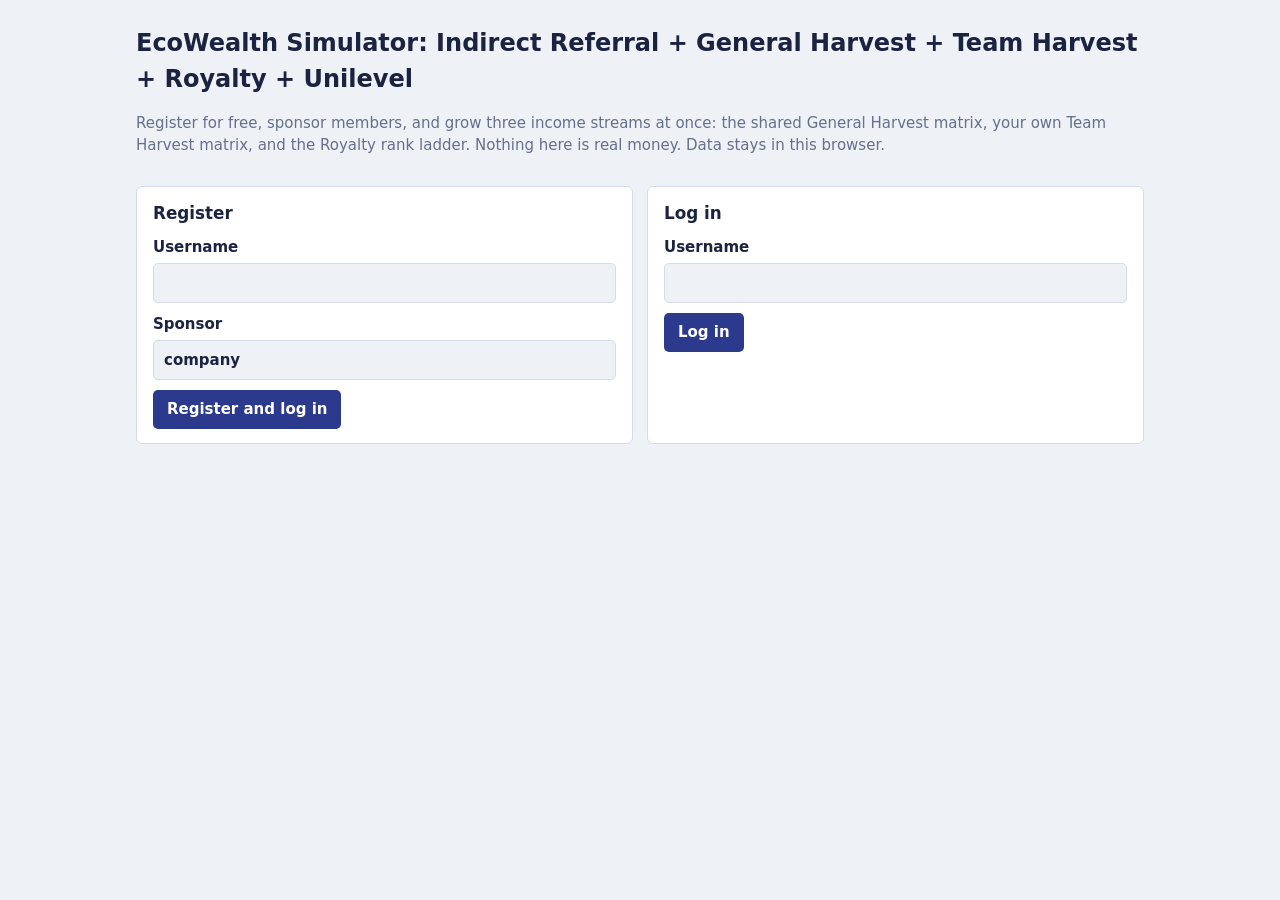
<file: sim/ecowealth/ecowealth.html>
<!doctype html>
<html lang="en">
  <head>
    <meta charset="utf-8" />
    <meta
      name="viewport"
      content="width=device-width, initial-scale=1, viewport-fit=cover"
    />
    <title>
      EcoWealth Simulator: Indirect Referral + General Harvest + Team Harvest +
      Royalty + Unilevel
    </title>
    <style>
      :root {
        --bg: #eef1f6;
        --pan: #fff;
        --ink: #1c2340;
        --mut: #65708a;
        --line: #d5dbe8;
        --ok: #1f8a5b;
        --amb: #b7791f;
        --hi: #e8ecfb;
        --btn: #2b3a8c;
        --btnink: #fff;
      }
      @media (prefers-color-scheme: dark) {
        :root:not([data-theme="light"]) {
          --bg: #10142a;
          --pan: #181e3a;
          --ink: #e7eaf7;
          --mut: #94a0c2;
          --line: #2a3358;
          --ok: #4fd39a;
          --amb: #e7b45a;
          --hi: #212a54;
          --btn: #8fa2ff;
          --btnink: #10142a;
        }
      }
      :root[data-theme="dark"] {
        --bg: #10142a;
        --pan: #181e3a;
        --ink: #e7eaf7;
        --mut: #94a0c2;
        --line: #2a3358;
        --ok: #4fd39a;
        --amb: #e7b45a;
        --hi: #212a54;
        --btn: #8fa2ff;
        --btnink: #10142a;
      }
      * {
        box-sizing: border-box;
      }
      body {
        margin: 0;
        background: var(--bg);
        color: var(--ink);
        font:
          15px/1.5 system-ui,
          -apple-system,
          "Segoe UI",
          Roboto,
          sans-serif;
        font-variant-numeric: tabular-nums;
      }
      main {
        max-width: 1040px;
        margin: 0 auto;
        padding: 20px 16px 48px;
      }
      h1 {
        font-size: 1.5rem;
        margin: 0.2em 0;
      }
      h2 {
        font-size: 1.05rem;
        margin: 0 0 0.6em;
      }
      .mut {
        color: var(--mut);
      }
      .err {
        background: #fde8e8;
        color: #8a1f1f;
        padding: 8px 12px;
        border-radius: 6px;
      }
      .pan {
        background: var(--pan);
        border: 1px solid var(--line);
        border-radius: 6px;
        padding: 14px 16px;
        margin: 14px 0;
      }
      .top {
        display: flex;
        justify-content: space-between;
        align-items: center;
        gap: 12px;
        flex-wrap: wrap;
      }
      .stats {
        display: flex;
        flex-wrap: wrap;
        border: 1px solid var(--line);
        border-radius: 6px;
        background: var(--pan);
        margin-top: 14px;
      }
      .stats div {
        flex: 1 1 150px;
        padding: 12px 16px;
        border-right: 1px solid var(--line);
      }
      .stats div:last-child {
        border-right: 0;
      }
      .stats b {
        display: block;
        font-size: 1.4rem;
      }
      label {
        display: block;
        margin: 0 0 10px;
        font-weight: 600;
      }
      input {
        display: block;
        width: 100%;
        margin-top: 4px;
        padding: 8px 10px;
        font: inherit;
        color: inherit;
        background: var(--bg);
        border: 1px solid var(--line);
        border-radius: 5px;
      }
      button {
        font: inherit;
        font-weight: 600;
        padding: 8px 14px;
        border: 0;
        border-radius: 5px;
        background: var(--btn);
        color: var(--btnink);
        cursor: pointer;
      }
      button.sec {
        background: transparent;
        color: var(--ink);
        border: 1px solid var(--line);
      }
      button:focus-visible,
      input:focus-visible,
      a:focus-visible {
        outline: 2px solid var(--btn);
        outline-offset: 2px;
      }
      .row {
        display: flex;
        gap: 8px;
        flex-wrap: wrap;
        align-items: end;
      }
      .row input {
        width: auto;
        flex: 1 1 160px;
        margin: 0;
      }
      .row .n {
        flex: 0 0 90px;
      }
      .g2 {
        display: grid;
        grid-template-columns: repeat(auto-fit, minmax(300px, 1fr));
        gap: 14px;
      }
      .sc {
        overflow-x: auto;
      }
      table {
        width: 100%;
        border-collapse: collapse;
      }
      th,
      td {
        text-align: left;
        padding: 7px 10px;
        border-bottom: 1px solid var(--line);
        white-space: nowrap;
      }
      th {
        font-weight: 600;
        color: var(--mut);
      }
      tr.me td {
        background: var(--hi);
      }
      .ok {
        color: var(--ok);
        font-weight: 600;
      }
      .bar {
        width: 110px;
        height: 8px;
        background: var(--line);
        border-radius: 4px;
        overflow: hidden;
      }
      .bar i {
        display: block;
        height: 100%;
        background: var(--amb);
      }
      :root {
        --tok: #4fd39a;
      }
      @media (prefers-color-scheme: dark) {
        :root:not([data-theme="light"]) {
          --tok: #1f8a5b;
        }
      }
      :root[data-theme="dark"] {
        --tok: #1f8a5b;
      }
      :root {
        padding-top: env(safe-area-inset-top, 0px);
        padding-bottom: env(safe-area-inset-bottom, 0px);
      }
      html {
        scroll-padding-top: env(safe-area-inset-top, 0px);
      }
      a {
        color: var(--btn);
      }
      select {
        font: inherit;
        display: block;
        width: 100%;
        margin-top: 4px;
        padding: 8px 10px;
        color: inherit;
        background: var(--bg);
        border: 1px solid var(--line);
        border-radius: 5px;
      }
      .row select {
        width: auto;
        flex: 1 1 140px;
        margin: 0;
      }
      .sr {
        position: absolute;
        width: 1px;
        height: 1px;
        overflow: hidden;
        clip: rect(0 0 0 0);
        white-space: nowrap;
      }
      .pgr {
        display: flex;
        flex-wrap: wrap;
        align-items: center;
        justify-content: space-between;
        gap: 10px 16px;
        padding-top: 10px;
      }
      .pbs {
        display: flex;
        flex-wrap: wrap;
        align-items: center;
        gap: 4px;
      }
      .pb {
        min-width: 36px;
        height: 36px;
        padding: 0 8px;
        background: transparent;
        color: var(--ink);
        border: 1px solid var(--line);
      }
      .pb.cur {
        background: var(--btn);
        color: var(--btnink);
        border-color: var(--btn);
      }
      .pb[aria-disabled="true"] {
        opacity: 0.4;
        cursor: not-allowed;
      }
      .rpp {
        display: inline-flex;
        align-items: center;
        gap: 6px;
        margin: 0;
        font-weight: 400;
      }
      .rpp select {
        padding: 6px 8px;
        color: inherit;
        background: var(--bg);
        border: 1px solid var(--line);
        border-radius: 5px;
      }
      select:focus-visible {
        outline: 2px solid var(--btn);
        outline-offset: 2px;
      }
      @media (pointer: coarse) {
        .pb {
          min-width: 44px;
          height: 44px;
        }
      }
      #toasts {
        position: fixed;
        left: 50%;
        bottom: 16px;
        transform: translateX(-50%);
        display: flex;
        flex-direction: column;
        gap: 8px;
        width: min(92vw, 420px);
        padding-bottom: env(safe-area-inset-bottom, 0px);
        z-index: 10;
        pointer-events: none;
      }
      .toast {
        pointer-events: auto;
        display: flex;
        align-items: flex-start;
        gap: 10px;
        padding: 10px 12px;
        border-radius: 6px;
        background: var(--ink);
        color: var(--bg);
        box-shadow: 0 4px 14px rgba(0, 0, 0, 0.25);
        animation: tin 0.18s ease-out;
      }
      .toast .ti {
        color: var(--tok);
        font-weight: 700;
      }
      .toast span:nth-child(2) {
        flex: 1;
      }
      .toast button {
        padding: 0 6px;
        background: none;
        color: inherit;
        font-size: 1.2rem;
        line-height: 1;
      }
      .toast button:focus-visible {
        outline-color: currentColor;
      }
      @keyframes tin {
        from {
          opacity: 0;
          transform: translateY(8px);
        }
      }
      .toast.out {
        opacity: 0;
        transform: translateY(6px);
        transition:
          opacity 0.5s ease,
          transform 0.5s ease;
      }
      @media (prefers-reduced-motion: reduce) {
        .toast {
          animation: none;
        }
        .toast.out {
          transform: none;
        }
      }
    </style>
  </head>
  <body>
    <main id="root"></main>
    <div id="toasts" role="status" aria-live="polite"></div>
    <div id="alerts" class="sr" role="alert"></div>
    <script>
      // EcoWealth Simulator - five independent bonus systems sharing one sponsor tree and one
      // registration event. New to this file? Start here, then the comment above each function fills
      // in the specifics. (The page title lists all five; this file predates two of them and the
      // comment used to say "three" - this block is the fix for that, kept in sync with what's below.)
      //
      // THE SHARED TREE. Every member is one entry in S.users: {id, name, sp}, where sp is the
      // sponsoring member's id. Company (id 0) is the root; it never earns or qualifies for anything,
      // and can never log in. Every system below reads this one tree - none of them keep a separate
      // copy of who sponsored whom.
      //
      // THE FIVE SYSTEMS, roughly in the order a new member would encounter them:
      //
      //  1. INDIRECT REFERRAL BONUS - a flat, one-time, unconditional payout, instantly, the moment a
      //     new member registers. Pays up to 10 levels of REAL sponsors above the new member
      //     (INDIRECT_BONUS: 500/100/50/40/30/20/10/5/5/5), no quota or rank required, same amount
      //     regardless of anyone's history. See payIndirectReferral().
      //
      //  2. GENERAL HARVEST - one shared 3-wide, 10-level matrix for the WHOLE network. Sponsoring 3
      //     directs "qualifies" a member and adds them to the Harvest queue (S.mx); the first-ever
      //     member to qualify becomes the matrix's permanent apex (queue position 0, paid from the
      //     whole network's later qualifiers), and everyone else fills the matrix in queue order,
      //     breadth-first. See levelsG()/earnedG().
      //
      //  3. TEAM HARVEST - every Harvest-qualified member ALSO gets their own private 3x10 matrix,
      //     filled only by their downline who qualified for Harvest AFTER they did - qualifying early
      //     matters, since a team can never include someone who beat its own apex to qualifying. Same
      //     matrix shape and bonus-per-level idea as General Harvest, just a different, personal
      //     population. See levelsT()/earnedT()/counts()/team().
      //
      //  4. ROYALTY - a rank ladder, Member -> Leader -> Supervisor -> Manager -> Director, that is
      //     completely independent of Harvest qualification: it is driven purely by TEAM COMPOSITION
      //     (how many downline members, at any depth, already hold the rank below you), not by the
      //     3-direct Harvest gate. A member can be Harvest-qualified (3+ directs) without being a
      //     Royalty Leader (10+ directs) yet, or the reverse. Ranks are permanent once reached.
      //     Supervisor, Manager and Director also earn a monthly peso royalty - evaluated once a month,
      //     on demand, via "Advance month" - based on their team's repeat-purchase sales against a
      //     per-rank quota. See ranks()/payout()/evaluateMonth().
      //
      //  5. UNILEVEL REPEAT-PURCHASE BONUS - pays a percentage of EVERY personal purchase, instantly,
      //     in real time: Level 0 (10%) always goes to the buyer themselves, and Levels 1-10
      //     (5/5/5/3/3/2/2/2/1/1%) go up the sponsor chain, one level each, but only to uplines who are
      //     currently "Active". Active/Inactive is a monthly flag (S.unilevelFlag), decided once a
      //     month from that member's OWN personal sales the month before, against a flat ₱500 quota -
      //     independent of rank, independent of Royalty's own quotas. Crucially, a member who has never
      //     been checked yet (month 1, or just-registered) reads as Active by default, not Inactive -
      //     only an evaluated month under quota switches someone to Inactive. See
      //     recordPurchase()/evaluateMonth().
      //
      // HOW THE FIVE SYSTEMS INTERACT:
      //  - A single registration (reg(), or bulkAdd() for many at once) can trigger Harvest
      //    qualification, a Royalty rank-up, AND an Indirect Referral payout, all in one event - see the
      //    combined toasts built in doReg()/under()/doBulk().
      //  - A single personal purchase (recordPurchase()) feeds Royalty's group-sales figure (read later,
      //    at month-end) AND pays Unilevel instantly, in the same call.
      //  - "Advance month" (doAdvance() -> evaluateMonth()) does exactly two things: pays Royalty, and
      //    recomputes next month's Unilevel Active/Inactive flags. It creates no purchases of its own
      //    and never touches Harvest, Indirect Referral, or the matrices.
      //  - "Auto-purchase" (doAutoPurchase() -> autoPurchasePass()) is the ONLY thing that simulates new
      //    purchases in bulk, and is a deliberately separate action from "Advance month" - this used to
      //    be bundled into Advance month, which made Unilevel's real-time payouts impossible to test
      //    with precise, chosen amounts (an auto-purchase could land on anyone, at a random time,
      //    between a controlled test's steps). Splitting them means Advance month is now a pure,
      //    predictable evaluation step, and Auto-purchase is an explicit, optional bulk-activity
      //    simulator that still pays Unilevel in real time, exactly like a manual purchase would.
      //
      // HOW THIS FILE IS LAID OUT, top to bottom: constants -> state shape & persistence ->
      // registration & Indirect Referral -> Harvest matrix maths -> Royalty rank & payout maths ->
      // Unilevel real-time payout & monthly eligibility -> sponsor-pattern bulk registration ->
      // toast/focus/pagination UI helpers -> dash() (the whole logged-in page) and authView() (the
      // logged-out page) -> event handlers wired to the HTML's onclick/onsubmit attributes -> render(),
      // the single entry point that redraws the page after every state change.
      // General and Team Harvest's per-level bonus amounts, index = level (1-10), index 0 unused.
      // T(L) is the matrix's slot formula: level L has exactly 3^L slots.
      const BONUS_G = [
        0, 2e3, 4e3, 8e3, 12e3, 25e3, 1e5, 25e4, 48e4, 25e5, 5e6,
      ];
      const BONUS_T = [0, 1e3, 2e3, 4e3, 6e3, 12e3, 5e4, 12e4, 2e5, 12e5, 35e5];
      const T = (n) => 3 ** n;
      // Royalty's three paid ranks: the monthly Group Sales quota each must clear, and the two
      // percentages (of Group Sales, and of the rank-holder's own Personal Sales) paid once it is.
      const RANK_QUOTA = {
        Supervisor: 500000,
        Manager: 1000000,
        Director: 5000000,
      };
      const GROUP_PCT = { Supervisor: 0.03, Manager: 0.05, Director: 0.1 };
      const PERSONAL_PCT = { Supervisor: 0.05, Manager: 0.1, Director: 0.15 };
      // Auto-purchase's simulated activity: ~PUR_RATE of the network buys a random amount each pass,
      // in PUR_MIN..PUR_MAX, rounded to the nearest 100.
      const PUR_RATE = 0.3,
        PUR_MIN = 500,
        PUR_MAX = 5000;
      // Unilevel's per-level rate on every personal purchase, index = level. Index 0 is the buyer's
      // own cut (always paid); indices 1-10 go to sponsors above them (paid only while Active).
      // UNILEVEL_QUOTA is the flat monthly personal-sales figure that decides next month's Active
      // status - unrelated to Royalty's own, per-rank quotas in RANK_QUOTA above.
      const UNILEVEL_PCT = [
        0.1, 0.05, 0.05, 0.05, 0.03, 0.03, 0.02, 0.02, 0.02, 0.01, 0.01,
      ];
      const UNILEVEL_QUOTA = 500;
      // Indirect Referral's flat per-level payout on every registration, index = level (1-10).
      const INDIRECT_BONUS = [0, 500, 100, 50, 40, 30, 20, 10, 5, 5, 5]; // index 0 unused - there is no Level 0 here
      // What one registration is modeled as "selling" for, in the Company Report's revenue figure.
      const BASIC_ACCOUNT_PRICE = 5000;
      // Royalty's five rank names, index = rankLvl()'s 0-4 output.
      const RN = ["Member", "Leader", "Supervisor", "Manager", "Director"];
      const nf = (n) => n.toLocaleString("en-US"), // number with thousands separators
        peso = (n) => "₱" + nf(n); // ...with a peso sign in front
      // localStorage key. All of this page's state lives under this one key, as one JSON blob.
      const KEY = "royalty_harvests_v1";
      // Module-level, NOT part of S, so none of these survive a reset() or a page reload:
      //   mem    - in-memory fallback copy of S's JSON, used if localStorage itself is unavailable
      //            (private browsing, storage disabled, quota exceeded) so the page still works for
      //            the rest of this tab's life, just without persistence across reloads (see warn).
      //   warn   - true once any localStorage call has failed; dash()/authView() show a small notice.
      //   armed  - the Reset button's "click again to confirm" state.
      //   lastIndirect - the most recent payIndirectReferral() result ({total, dist}), stashed here so
      //            whichever caller just registered someone (doReg/under/doBulk) can report on it in
      //            their own toast without reg()/bulkAdd() needing to change what they return.
      let mem = "",
        warn = false,
        armed = false,
        lastIndirect = null;
      // The complete shape of this app's state, S. Everything the simulator knows lives in one of
      // these fields; nothing is tracked outside S except the four module-level variables just above.
      //   users               - every registered member, in registration order: {id, name, sp}. id is
      //                         always equal to its own array index (ids are never reused or gapped),
      //                         which every O(N) pass in this file relies on. sp is the sponsor's id,
      //                         always smaller than this member's own id. id 0 is "company", the root.
      //   mx                  - the Harvest qualification queue: ids, in the order each one sponsored
      //                         their 3rd direct. Position in this array drives General Harvest (queue
      //                         index = matrix position) and gates Team Harvest (only queue members
      //                         count, and only a downline that queued later than you is "your team").
      //   me                  - the id of whoever is currently logged in, or null if nobody is.
      //   on                  - {g,t,r,u,i}: which of the five bonus streams (General/Team/Royalty/
      //                         Unilevel/Indirect) the UI currently folds into "Total ₱" and the
      //                         members-table ranking. Purely a display preference - never affects the
      //                         Company Report, which always counts every peso actually paid.
      //   month               - the current month number, starting at 1, incremented only by
      //                         evaluateMonth() (i.e. only by "Advance month").
      //   sales               - {id: pesos}, THIS MONTH's personal purchases only. Reset to {} by
      //                         evaluateMonth(); this is the figure both Royalty's quota check and
      //                         Unilevel's next-month Active/Inactive decision read.
      //   purchasedAll        - {id: pesos}, ALL-TIME personal purchases, never reset. Feeds the
      //                         Company Report's repeat-purchase revenue line.
      //   earnedAll           - {id: pesos}, Royalty earned all-time.
      //   lastMonthTotal/Count - Royalty's total paid, and how many members earned it, in the month
      //                         that most recently ended (snapshotted by evaluateMonth() right before
      //                         the reset below it).
      //   unilevelEarned      - {id: pesos}, Unilevel earned all-time (across every real-time payout).
      //   unilevelFlag        - {id: true|false}, each member's Active (true) / Inactive (false)
      //                         status for the CURRENT month, wholesale-replaced every evaluateMonth()
      //                         call. A member with no entry at all here (never yet evaluated) is
      //                         Active by default - see the eligibility check inside recordPurchase().
      //   unilevelLastSales   - {id: pesos}, a snapshot of each member's S.sales at the moment of the
      //                         most recent evaluateMonth(), kept only so the UI can show "you bought
      //                         ₱X last month" without having to recompute it from history.
      //   unilevelMonthTotal  - running total of Unilevel paid out since the last evaluateMonth(),
      //                         across every recordPurchase() call (manual or Auto-purchase). Snapshotted
      //                         into lastMonthUnilevelTotal and reset to 0 each time the month turns over.
      //   lastMonthUnilevelTotal - Unilevel's total for the month that most recently ended.
      //   lastAutoPurchaseLog - the detailed per-purchase breakdown from the MOST RECENT Auto-purchase
      //                         click only (who bought, how much, who it paid and at what level) -
      //                         wholesale-replaced every click, never accumulated across clicks or months.
      //                         Lets the logged-in member see exactly where their Unilevel money from
      //                         that one pass came from (see the apl panel inside dash()).
      //   indirectEarned      - {id: pesos}, Indirect Referral earned all-time.
      const fresh = () => ({
        users: [{ id: 0, name: "company", sp: null }],
        mx: [],
        me: null,
        on: { g: 1, t: 1, r: 1, u: 1 },
        month: 1,
        sales: {},
        purchasedAll: {},
        earnedAll: {},
        lastMonthTotal: 0,
        lastMonthCount: 0,
        unilevelEarned: {},
        unilevelFlag: {},
        unilevelLastSales: {},
        unilevelMonthTotal: 0,
        lastMonthUnilevelTotal: 0,
        lastAutoPurchaseLog: [],
        indirectEarned: {},
      });
      // Load saved state, falling back to the in-memory copy (see mem, above) and then to a brand new
      // fresh() network if neither exists yet (first-ever visit, or storage unavailable from the start).
      function load() {
        try {
          const s = localStorage.getItem(KEY);
          if (s) return JSON.parse(s);
        } catch (e) {
          warn = true;
        }
        return mem ? JSON.parse(mem) : fresh();
      }
      let S = load();
      // Backward-compatible defaults for state saved by an earlier version of this page, before a
      // field existed yet: S.on||{...} only helps a BRAND NEW S (nothing saved at all), since an
      // EXISTING S.on object already exists and skips the ||; each new stream needs its own explicit
      // ===undefined check so old sessions pick up the new default instead of silently reading as 0/off.
      S.on = S.on || { g: 1, t: 1, r: 1, u: 1, i: 1 };
      if (S.on.u === undefined) S.on.u = 1;
      if (S.on.i === undefined) S.on.i = 1;
      S.unilevelEarned = S.unilevelEarned || {};
      S.unilevelLastSales = S.unilevelLastSales || {};
      // Migrate the old gate naming (missing meant closed) to the new flag (missing means Active). Existing
      // explicit true/false decisions carry over unchanged; only never-yet-evaluated members change meaning.
      S.unilevelFlag = S.unilevelFlag || S.unilevelGate || {};
      delete S.unilevelGate;
      S.unilevelMonthTotal = S.unilevelMonthTotal || 0;
      S.lastMonthUnilevelTotal = S.lastMonthUnilevelTotal || 0;
      S.indirectEarned = S.indirectEarned || {};
      S.lastAutoPurchaseLog = S.lastAutoPurchaseLog || [];
      // Persist S as one JSON blob, every time anything changes it. mem (see above) always gets the
      // latest copy even if localStorage itself fails, so the running page keeps working regardless.
      function save() {
        mem = JSON.stringify(S);
        try {
          localStorage.setItem(KEY, mem);
        } catch (e) {
          warn = true;
        }
      }
      const U = (id) => S.users[id]; // look up a member by id - works because id === its array index
      const byName = (n) =>
        S.users.find(
          (u) => u.name.toLowerCase() === String(n).trim().toLowerCase(),
        );
      // directs(): how many people THIS member personally sponsored, regardless of Harvest/Royalty
      // status. O(N) per call (a full scan), fine for the one-off single-registration path that calls
      // it; bulkAdd() keeps its own running liveDirects count instead so a whole batch stays fast.
      const directs = (id) => S.users.filter((u) => u.sp === id).length;
      // pos(): this member's position in the Harvest queue (S.mx), or -1 if they have not qualified.
      const pos = (id) => S.mx.indexOf(id);

      // Pays a flat, unconditional bonus to each of a new member's sponsors, up to 10 levels up, the instant
      // registration succeeds - no quota, no rank, no monthly cycle, unlike Unilevel or Royalty. Stashes its
      // own result in lastIndirect so whichever caller just registered someone can report on it immediately.
      function payIndirectReferral(newId) {
        let cur = U(newId).sp,
          total = 0;
        const dist = [];
        for (let L = 1; L <= 10 && cur !== null; L++) {
          if (cur > 0) {
            const amt = INDIRECT_BONUS[L];
            S.indirectEarned[cur] = (S.indirectEarned[cur] || 0) + amt;
            total += amt;
            dist.push({ id: cur, level: L, amount: amt });
          }
          cur = U(cur).sp;
        }
        lastIndirect = { total, dist };
        return lastIndirect;
      }
      // Register a free member. If the sponsor now has 3 directs, they join the Harvest queue. Royalty rank
      // is never tracked here - it is derived fresh from the tree whenever ranks() is called. Indirect
      // Referral always runs, as an unconditional side effect of registering - see payIndirectReferral().
      function reg(name, spName) {
        name = name.trim();
        if (!/^[a-z0-9_]{2,20}$/i.test(name))
          return "Username must be 2 to 20 letters, numbers or underscores.";
        if (byName(name)) return "That username is already taken.";
        const sp = byName(spName || "company");
        if (!sp)
          return 'Sponsor not found. Use an existing username, or "company".';
        S.users.push({ id: S.users.length, name, sp: sp.id });
        if (sp.id && pos(sp.id) < 0 && directs(sp.id) >= 3) S.mx.push(sp.id);
        const u = S.users[S.users.length - 1];
        payIndirectReferral(u.id);
        return u;
      }

      // ---- HARVEST: GENERAL + TEAM MATRIX MATHS ----
      // Both matrices share the same shape (3 directs per slot, 10 levels, level L holding T(L)=3^L
      // slots) and the same "levels array" result shape: ten {L, t, f, paid, b} objects, one per level
      // (t = total slots, f = how many are filled, paid = f>=t, b = that level's bonus amount). Every
      // function below from earn() through progT() is generic over that shape, so the exact same code
      // pays out General and Team Harvest - only WHO counts as "filled" differs between the two.
      //
      // General matrix: position p = this member's index in the Harvest queue (S.mx), apex = p 0, and
      // slots fill breadth-first in queue order - level L's T(L) slots are exactly the T(L) queue
      // positions starting right after level L-1's. Team matrix: n = how many of THIS member's
      // downline queued for Harvest after they did (see counts()); the matrix fills the same way, just
      // counting a personal population instead of a shared queue position.
      function levelsG(p) {
        const N = S.mx.length;
        return Array.from({ length: 10 }, (_, i) => {
          const L = i + 1,
            t = T(L),
            s = t * p + (t - 1) / 2,
            f = Math.max(0, Math.min(t, N - s));
          return { L, t, f, paid: f >= t, b: BONUS_G[L] };
        });
      }
      const levelsT = (n) =>
        Array.from({ length: 10 }, (_, i) => {
          const L = i + 1,
            t = T(L),
            f = Math.max(0, Math.min(t, n - (t - 3) / 2));
          return { L, t, f, paid: f >= t, b: BONUS_T[L] };
        });
      // earn(): total bonus paid so far across a levels array (every level that's already full).
      // prg(): a one-line progress string for the first level that ISN'T full yet.
      const earn = (a) => a.reduce((s, l) => s + (l.paid ? l.b : 0), 0),
        prg = (a) => {
          const l = a.find((x) => !x.paid);
          return l
            ? `Level ${l.L}: ${nf(l.f)}/${nf(l.t)}`
            : "All 10 levels complete";
        };
      const earnedG = (p) => earn(levelsG(p)),
        progG = (p) => prg(levelsG(p)),
        earnedT = (n) => earn(levelsT(n)),
        progT = (n) => prg(levelsT(n));
      // Renders one levels array as the ten-row table used for both the General and Team matrix panels.
      const lvT = (L) =>
        `<div class="sc"><table><tr><th>Level</th><th>Slots</th><th>Filled</th><th>Bonus</th><th>Status</th></tr>${L.map((l) => `<tr><td>${l.L}</td><td>${nf(l.t)}</td><td>${nf(l.f)}</td><td>${peso(l.b)}</td><td>${l.paid ? '<span class="ok">Paid</span>' : `<div class="bar" title="${nf(l.f)} of ${nf(l.t)}"><i style="width:${(l.f / l.t) * 100}%"></i></div>`}</td></tr>`).join("")}</table></div>`;
      // dep(n): the deepest Team Harvest level a team of size n has filled - used for the "fastest
      // team" style stats, given any individual member's team size.
      const dep = (n) => {
        let L = 0;
        while ((T(L + 1) - 1) / 2 <= n) L++;
        return L;
      };
      // parentName(q): the name of whoever sits directly above General-matrix position q (its parent
      // slot), found by the matrix's fixed 3-children-per-slot formula - purely positional, unrelated
      // to the sponsor tree itself.
      const parentName = (q) => U(S.mx[Math.floor((q - 1) / 3)]).name;
      // depth(): the deepest General Harvest level the WHOLE network's queue has filled so far - the
      // network-wide equivalent of dep(), read straight from S.mx.length instead of a team size.
      function depth() {
        const i = S.mx.length - 1;
        if (i < 0) return "None yet";
        let L = 0;
        while ((T(L + 1) - 1) / 2 <= i) L++;
        return L ? "Level " + L : "Apex only";
      }
      // lvOf(r): which Team Harvest level a teammate at 0-based rank r (r-th to have qualified, among
      // a team) lands on - the inverse of the slot-count formula T(L).
      const lvOf = (r) => {
        let L = 1;
        while (r >= (T(L + 1) - 3) / 2) L++;
        return L;
      };
      // pd(): how many levels in a levels array are already paid (fully filled) - used by snap() to
      // build a before/after picture for toasts, without needing the bonus amounts, just the count.
      const pd = (a) => a.filter((l) => l.paid).length;
      // isUp(a, u): is member a an ancestor of member u, anywhere up u's sponsor chain? The basic
      // "is this person in my downline" test that team(), the general-matrix Direct/Indirect/Outside
      // labels, and the Royalty team-scoping logic are all built from.
      const isUp = (a, u) => {
        let x = U(u).sp;
        while (x !== null && x !== a) x = U(x).sp;
        return x === a;
      };
      // Teammate counts: for each ancestor, downline who joined the Harvest queue after them (company counts everyone).
      function counts() {
        const Q = new Map(S.mx.map((u, i) => [u, i])),
          n = {};
        S.mx.forEach((u, i) => {
          for (let a = U(u).sp; a !== null; a = U(a).sp) {
            const q = a === 0 ? -1 : Q.has(a) ? Q.get(a) : Infinity;
            if (q < i) n[a] = (n[a] || 0) + 1;
          }
        });
        return n;
      }
      // team(id): id's Team Harvest team - their downline who joined the Harvest queue AFTER id did,
      // in queue order. (Contrast with Royalty's teamOf(), below, which is id's ENTIRE downline,
      // unconditional on Harvest queue order at all - two genuinely different "team" definitions that
      // happen to share a name in everyday use, each serving its own bonus system.)
      function team(id) {
        const o = [];
        for (let i = pos(id) + 1; i < S.mx.length; i++)
          if (isUp(id, S.mx[i])) o.push(S.mx[i]);
        return o;
      }
      // snap(): a before-picture of every Harvest-qualified member's completed-level counts (General
      // and Team both), for toasts to diff against after a registration - see qmsg(), further down,
      // which turns two snap() calls into "you completed Level 2, 3 other members completed a level".
      const snap = () => {
        const n = counts(),
          g = {},
          t = {};
        S.mx.forEach((u, i) => {
          g[u] = pd(levelsG(i));
          t[u] = pd(levelsT(n[u] || 0));
        });
        return { q: S.mx.length, g, t };
      };

      // ---- ROYALTY: RANK LADDER + MONTHLY PAYOUT MATHS ----
      // Subtree rollup: out[id] = fn(id) + fn summed over id's entire downline. out[0] totals the whole network.
      // Valid because every sponsor already has a smaller id than its sponsee (ids are assigned in join order).
      // This single O(N) pass is what makes ranks(), groupSalesAll() and teamOf()'s callers all cheap
      // even at tens of thousands of members - Royalty's "team" is the whole downline, with no cap and
      // no queue-order filter the way Harvest's team() has, so a naive per-member tree walk would be
      // far slower at scale.
      function rollup(fn) {
        const N = S.users.length - 1,
          out = {};
        for (let i = N; i >= 1; i--) {
          out[i] = (out[i] || 0) + fn(i);
          const p = S.users[i].sp;
          if (p !== null) out[p] = (out[p] || 0) + out[i];
        }
        return out;
      }
      // directCounts(): every member's direct-sponsee count, all at once, as one dict - the O(N)-total
      // equivalent of calling directs() (above) once per member, which would cost O(N^2). Used
      // wherever a full-network pass needs everyone's count at once (ranks(), dash()'s stats).
      function directCounts() {
        const d = {};
        for (let i = 1; i < S.users.length; i++) {
          const p = S.users[i].sp;
          if (p !== null) d[p] = (d[p] || 0) + 1;
        }
        return d;
      }
      // Royalty ranks are self-prerequisite and therefore automatically cumulative: a team member who has gone
      // on to Director still satisfies "10 Leaders", because Director required Manager, which required
      // Supervisor, which required Leader. Entirely independent of Harvest's own 3-direct qualification.
      function ranks() {
        const N = S.users.length - 1,
          d = directCounts();
        const isL = {};
        for (let i = 1; i <= N; i++) isL[i] = (d[i] || 0) >= 10;
        const r1 = rollup((i) => (isL[i] ? 1 : 0));
        const isS = {};
        for (let i = 1; i <= N; i++)
          isS[i] = isL[i] && r1[i] - (isL[i] ? 1 : 0) >= 10;
        const r2 = rollup((i) => (isS[i] ? 1 : 0));
        const isM = {};
        for (let i = 1; i <= N; i++)
          isM[i] = isS[i] && r2[i] - (isS[i] ? 1 : 0) >= 10;
        const r3 = rollup((i) => (isM[i] ? 1 : 0));
        const isD = {};
        for (let i = 1; i <= N; i++)
          isD[i] = isM[i] && r3[i] - (isM[i] ? 1 : 0) >= 10;
        const ts = rollup(() => 1);
        return { d, isL, isS, isM, isD, r1, r2, r3, ts };
      }
      // rankName()/rankLvl(): turn a ranks() result into this member's single highest rank, as a
      // display string or as a 0 (Member) to 4 (Director) number for sorting/comparison.
      const rankName = (R, i) =>
        R.isD[i]
          ? "Director"
          : R.isM[i]
            ? "Manager"
            : R.isS[i]
              ? "Supervisor"
              : R.isL[i]
                ? "Leader"
                : "Member";
      const rankLvl = (R, i) =>
        R.isD[i] ? 4 : R.isM[i] ? 3 : R.isS[i] ? 2 : R.isL[i] ? 1 : 0;
      // Every member's "Group Sales": their own S.sales this month, plus their entire downline's -
      // exactly what each paid rank's monthly quota (RANK_QUOTA) is checked against.
      const groupSalesAll = () => rollup((i) => S.sales[i] || 0);
      // teamOf(id): id's ENTIRE downline, any depth, unconditional on Harvest queue order or anything
      // else - this is Royalty's own notion of "team" (see the comment on team(), above, for how it
      // differs from Team Harvest's). Used for the rank ladder's "10 team members who are X+" checks
      // and for the "Your Royalty team" table in dash().
      function teamOf(id) {
        const kids = {};
        for (let i = 1; i < S.users.length; i++) {
          const p = S.users[i].sp;
          if (p !== null) (kids[p] = kids[p] || []).push(i);
        }
        const out = [],
          stack = [id];
        while (stack.length) {
          const x = stack.pop();
          (kids[x] || []).forEach((c) => {
            out.push(c);
            stack.push(c);
          });
        }
        return out;
      }
      // Reference data + a renderer for the Rank ladder panel: RANK_ROWS is the plain-English
      // requirement text; ladderT() fills in each paid rank's live quota/percentages from the
      // RANK_QUOTA/GROUP_PCT/PERSONAL_PCT constants, so the two never drift apart.
      const RANK_ROWS = [
        { r: "Member", req: "Automatic on registration" },
        { r: "Leader", req: "10 direct sponsees (not royalty-eligible)" },
        { r: "Supervisor", req: "10 team members who are Leader+" },
        { r: "Manager", req: "10 team members who are Supervisor+" },
        { r: "Director", req: "10 team members who are Manager+" },
      ];
      const ladderT = () =>
        `<div class="sc"><table><caption class="sr">Royalty rank ladder</caption><tr><th>Rank</th><th>Requirement</th><th>Monthly quota</th><th>Group %</th><th>Personal %</th></tr>${RANK_ROWS.map((x) => `<tr><td>${x.r}</td><td>${x.req}</td><td>${RANK_QUOTA[x.r] ? peso(RANK_QUOTA[x.r]) : "—"}</td><td>${GROUP_PCT[x.r] ? Math.round(GROUP_PCT[x.r] * 100) + "%" : "—"}</td><td>${PERSONAL_PCT[x.r] ? Math.round(PERSONAL_PCT[x.r] * 100) + "%" : "—"}</td></tr>`).join("")}</table></div>`;
      // Same idea as ladderT() above, one reference table each for Unilevel's and Indirect Referral's
      // own schedules, both generated straight from their constants so the displayed numbers can never
      // drift from the numbers actually paid.
      const unilevelT = () =>
        `<div class="sc"><table><caption class="sr">Unilevel Repeat-Purchase Bonus schedule</caption><tr><th>Level</th><th>Who</th><th>Rate</th></tr>${UNILEVEL_PCT.map((pct, L) => `<tr><td>${L}</td><td>${L === 0 ? "The buyer (self)" : "Upline, " + L + " level" + (L > 1 ? "s" : "") + " up"}</td><td>${Math.round(pct * 100)}%</td></tr>`).join("")}</table></div>`;
      const indirectT = () =>
        `<div class="sc"><table><caption class="sr">Indirect Referral Bonus schedule</caption><tr><th>Level</th><th>Who</th><th>Bonus</th></tr>${INDIRECT_BONUS.slice(
          1,
        )
          .map(
            (amt, i) =>
              `<tr><td>${i + 1}</td><td>Upline, ${i + 1} level${i + 1 > 1 ? "s" : ""} up</td><td>${peso(amt)}</td></tr>`,
          )
          .join("")}</table></div>`;

      // The Royalty payout formula for one member this month: not eligible at all if they're not a
      // paid rank (rankNm isn't in RANK_QUOTA); otherwise pays rank% of Group Sales + rank% of Personal
      // Sales, but ONLY if Group Sales actually cleared that rank's quota - falling short pays nothing,
      // it doesn't scale down proportionally.
      function payout(rankNm, gs, ps) {
        const q = RANK_QUOTA[rankNm];
        if (q === undefined)
          return { elig: false, hit: false, quota: 0, pay: 0 };
        const hit = gs >= q;
        return {
          elig: true,
          hit,
          quota: q,
          pay: hit
            ? Math.round(GROUP_PCT[rankNm] * gs + PERSONAL_PCT[rankNm] * ps)
            : 0,
        };
      }
      // Unilevel pays in real time, on every purchase: Level 0 always goes to the buyer; levels 1-10 walk the
      // sponsor chain and pay each upline unless THEIR flag (set by last month's evaluateMonth) is explicitly
      // Inactive. A member with no entry yet - never evaluated, brand new, or still in month 1 - reads as
      // Active by default, which is what lets month 1 (and any new member) earn from their downline immediately.
      function recordPurchase(id, amt) {
        amt = Math.max(0, Math.round(+amt || 0));
        if (amt <= 0) return null;
        S.sales[id] = (S.sales[id] || 0) + amt;
        S.purchasedAll[id] = (S.purchasedAll[id] || 0) + amt;
        const l0 = Math.round(UNILEVEL_PCT[0] * amt);
        S.unilevelEarned[id] = (S.unilevelEarned[id] || 0) + l0;
        S.unilevelMonthTotal = (S.unilevelMonthTotal || 0) + l0;
        let cur = U(id).sp,
          upTotal = 0,
          paidCount = 0,
          skippedCount = 0;
        const dist = [];
        for (let L = 1; L <= 10 && cur !== null; L++) {
          if (cur > 0) {
            if (S.unilevelFlag[cur] !== false) {
              const pay = Math.round(UNILEVEL_PCT[L] * amt);
              S.unilevelEarned[cur] = (S.unilevelEarned[cur] || 0) + pay;
              S.unilevelMonthTotal = (S.unilevelMonthTotal || 0) + pay;
              upTotal += pay;
              paidCount++;
              dist.push({ id: cur, level: L, amount: pay });
            } else skippedCount++;
          }
          cur = U(cur).sp;
        }
        return { amt, l0, upTotal, paidCount, skippedCount, dist };
      }
      // Simulates purchase activity for ~PUR_RATE of the network. Each purchase still runs through
      // recordPurchase(), so Unilevel still pays in real time, exactly as a manual purchase would - this
      // is a standalone action now, separate from evaluateMonth()/Advance Month, which only judges eligibility.
      function autoPurchasePass() {
        const N = S.users.length - 1;
        let buyers = 0,
          total = 0,
          unilevel = 0;
        const log = [];
        for (let i = 1; i <= N; i++)
          if (Math.random() < PUR_RATE) {
            const amt =
              PUR_MIN +
              Math.floor(Math.random() * ((PUR_MAX - PUR_MIN) / 100 + 1)) * 100;
            const r = recordPurchase(i, amt);
            if (r) {
              buyers++;
              total += r.amt;
              unilevel += r.l0 + r.upTotal;
              log.push({ buyer: i, amt: r.amt, l0: r.l0, dist: r.dist });
            }
          }
        S.lastAutoPurchaseLog = log;
        return { buyers, total, unilevel };
      }
      // Evaluate every member's Group Sales against their rank's quota, pay Supervisor+, then reset the month.
      // Independent of Harvest: registering members never triggers this, only "Advance month" does.
      function evaluateMonth() {
        const R = ranks(),
          gs = groupSalesAll(),
          N = S.users.length - 1;
        let total = 0,
          count = 0;
        for (let i = 1; i <= N; i++) {
          const { pay } = payout(rankName(R, i), gs[i] || 0, S.sales[i] || 0);
          if (pay > 0) {
            S.earnedAll[i] = (S.earnedAll[i] || 0) + pay;
            total += pay;
            count++;
          }
        }
        // Unilevel's status for the WHOLE next month is fixed here, from this month's personal sales alone -
        // always an explicit true/false for every member, replacing whatever they had before. A member who has
        // never been through this check at all (brand new, or month 1) has no entry here yet, and the
        // eligibility check in recordPurchase() treats that absence as Active, not Inactive.
        const newFlag = {},
          lastSales = {};
        let activeNext = 0;
        for (let i = 1; i <= N; i++) {
          const s = S.sales[i] || 0;
          lastSales[i] = s;
          newFlag[i] = s >= UNILEVEL_QUOTA;
          if (newFlag[i]) activeNext++;
        }
        S.unilevelFlag = newFlag;
        S.unilevelLastSales = lastSales;
        const unilevelTotal = S.unilevelMonthTotal || 0;
        S.lastMonthUnilevelTotal = unilevelTotal;
        S.unilevelMonthTotal = 0;
        S.sales = {};
        S.month = (S.month || 1) + 1;
        S.lastMonthTotal = total;
        S.lastMonthCount = count;
        return { total, count, unilevelTotal, activeNext };
      }

      // ---- SPONSOR-PATTERN BULK REGISTRATION ----
      // sponsorPlan(): works out, upfront, who the sponsor of each of K NEW members will be, without
      // registering anyone yet - a "plan" rather than an action, so bulkAdd() (below) can execute it as
      // one fast pass. root=null means anywhere in the network; otherwise everything stays confined to
      // root's own existing team (plus root itself). Three patterns, each a different growth shape:
      //   random   - each new member's sponsor is picked at random from everyone in scope, including
      //              new members already placed earlier in this SAME batch - the ordinary, realistic
      //              shape, roughly as wide as it is deep.
      //   balanced - fills whichever in-scope member currently has the fewest directs first, capped at
      //              10 directs per member, producing the minimum-size tree needed to reach a given
      //              Harvest/Royalty rank: 11 members for the first Leader, 111 for the first
      //              Supervisor, 1111 for Manager, 11111 for Director.
      //   chain    - each new member's sponsor is simply the previous new member (or whoever already
      //              has the highest id in scope), producing one long, 1-wide line - good for testing
      //              deep-but-narrow structures, but since nobody in a pure chain ever reaches 3 or 10
      //              directs, nobody in it ever qualifies for Harvest or Royalty.
      // Pure tree structure either way - independent of Harvest qualification or Royalty rank, it only
      // decides who sponsors whom; placeholder objects like {ph:k} stand in for "the k-th new member in
      // this batch", resolved to a real id once bulkAdd() actually creates them in order.
      function sponsorPlan(pattern, root, K) {
        const real =
          root === null
            ? S.users.filter((u) => u.id !== 0).map((u) => u.id)
            : [root, ...teamOf(root)];
        if (pattern === "chain") {
          let cur = real.reduce((a, b) => Math.max(a, b), 0);
          const out = [];
          for (let k = 0; k < K; k++) {
            out.push(cur);
            cur = { ph: k };
          }
          return out;
        }
        if (pattern === "balanced") {
          const d = directCounts(),
            rem = new Map(),
            queue = [];
          if (root === null && real.length === 0) {
            rem.set(0, 1);
            queue.push(0);
          }
          real.forEach((id) => {
            const r = 10 - (d[id] || 0);
            if (r > 0) {
              rem.set(id, r);
              queue.push(id);
            }
          });
          if (!queue.length) {
            rem.set(root, 10);
            queue.push(root);
          }
          let head = 0;
          const out = [];
          for (let k = 0; k < K; k++) {
            while (rem.get(queue[head]) <= 0) head++;
            const sp = queue[head];
            out.push(sp);
            rem.set(sp, rem.get(sp) - 1);
            const ph = { ph: k };
            rem.set(ph, 10);
            queue.push(ph);
            if (rem.get(sp) <= 0) head++;
          }
          return out;
        }
        const pool = real.length ? real.slice() : [0];
        const out = [];
        for (let k = 0; k < K; k++) {
          out.push(pool[Math.floor(Math.random() * pool.length)]);
          pool.push({ ph: k });
        }
        return out;
      }
      // Fast bulk registration path: name assumed pre-validated and unique, sponsor given by id. Harvest's
      // 3-direct qualification is tracked incrementally (liveDirects/mxIdx) rather than rescanning the whole
      // network per registration, so a whole bulk batch stays O(K) even though it can push onto S.mx many
      // times over. Royalty rank needs no equivalent bookkeeping here, since ranks() derives it fresh on demand.
      function bulkAdd(pattern, root, K) {
        const plan = sponsorPlan(pattern, root, K);
        const newIds = new Array(K).fill(undefined);
        const liveDirects = directCounts();
        const mxIdx = new Map(S.mx.map((id, i) => [id, i]));
        let added = 0,
          indirectTotal = 0;
        for (let k = 0; k < K; k++) {
          let sp = plan[k];
          if (sp && typeof sp === "object") sp = newIds[sp.ph];
          if (sp === undefined) continue;
          const u = { id: S.users.length, name: "m" + S.users.length, sp };
          S.users.push(u);
          liveDirects[sp] = (liveDirects[sp] || 0) + 1;
          if (sp > 0 && liveDirects[sp] === 3 && !mxIdx.has(sp)) {
            mxIdx.set(sp, S.mx.length);
            S.mx.push(sp);
          }
          indirectTotal += payIndirectReferral(u.id).total;
          newIds[k] = u.id;
          added++;
        }
        return { added, indirectTotal };
      }

      // rankSnap(): a before-picture of every member's current rank level (0-4), for rankMsg() (below)
      // to diff against after a registration - the Royalty equivalent of snap(), further up.
      function rankSnap() {
        const R = ranks(),
          N = S.users.length - 1,
          s = {};
        for (let i = 1; i <= N; i++) s[i] = rankLvl(R, i);
        return s;
      }
      // Extra sentence for toasts: who newly reached which Royalty rank since snapshot b (id gets its own mention).
      function rankMsg(before, id) {
        const R = ranks(),
          N = S.users.length - 1;
        let mine = "";
        const c = [0, 0, 0, 0, 0];
        for (let i = 1; i <= N; i++) {
          const b = before[i] || 0,
            a = rankLvl(R, i);
          if (a > b) {
            if (i === id) mine = ` You are now a <b>${RN[a]}</b>!`;
            else c[a]++;
          }
        }
        const parts = [];
        for (let L = 1; L <= 4; L++)
          if (c[L]) parts.push(`${c[L]} reached ${RN[L]}`);
        return mine + (parts.length ? ` ${parts.join(", ")}.` : "");
      }
      // Extra sentence for toasts: who qualified for Harvest and which levels completed (either matrix) since snapshot b.
      function qmsg(b, id) {
        const a = snap(),
          me = a.g[id] !== undefined && b.g[id] === undefined,
          oq = S.mx.length - b.q - (me ? 1 : 0);
        let c = 0;
        const y = [];
        for (const u in a.g)
          for (const [k, B, nm] of [
            ["g", BONUS_G, "General"],
            ["t", BONUS_T, "Team"],
          ]) {
            const o = b[k][u] || 0,
              d = a[k][u] - o;
            if (d > 0) {
              if (+u === id) {
                let s = 0;
                for (let L = o + 1; L <= a[k][u]; L++) s += B[L];
                y.push(
                  `${nm} Level ${o + 1}${d > 1 ? "-" + a[k][u] : ""} (+${peso(s)})`,
                );
              } else c += d;
            }
          }
        return (
          (me
            ? ` You qualified for Harvest at position <b>#${pos(id) + 1}</b>.`
            : "") +
          (oq > 0
            ? ` ${oq} ${me ? "other " : ""}member${oq > 1 ? "s" : ""} qualified.`
            : "") +
          (y.length ? ` You completed ${y.join(" and ")}.` : "") +
          (c ? ` ${c} other level completion${c > 1 ? "s" : ""}.` : "")
        );
      }

      // ---- SHARED UI: TOASTS, FOCUS-PRESERVING RE-RENDER, PAGINATION ----
      // Nothing below this point is specific to any one bonus system - these are the small utilities
      // dash()/authView() and the event handlers lean on to render and to stay usable across the
      // frequent full re-renders this page does after every single state change.
      //
      // Toasts live outside #root so they survive re-renders; the region is announced politely.
      function toast(msg) {
        const box = document.getElementById("toasts"),
          el = document.createElement("div");
        el.className = "toast";
        el.innerHTML = `<span class="ti" aria-hidden="true">✓</span><span>${msg}</span><button type="button" aria-label="Dismiss notification">×</button>`;
        let t, r;
        const stop = () => {
            clearTimeout(t);
            clearTimeout(r);
            el.classList.remove("out");
          },
          close = () => {
            stop();
            el.remove();
          },
          fade = () => {
            el.classList.add("out");
            r = setTimeout(() => el.remove(), 500);
          },
          arm = () => {
            stop();
            t = setTimeout(fade, 5000);
          };
        el.querySelector("button").onclick = close;
        el.onmouseenter = stop;
        el.onmouseleave = arm;
        el.addEventListener("focusin", stop);
        el.addEventListener("focusout", arm);
        box.appendChild(el);
        while (box.children.length > 3) box.firstChild.remove();
        arm();
      }
      // Full re-renders keep keyboard focus and typed text - inputs and selects alike.
      function keep(fn) {
        const a = document.activeElement,
          k = a && a.dataset && a.dataset.f,
          v = {};
        document
          .querySelectorAll("input[data-f],select[data-f]")
          .forEach((i) => (v[i.dataset.f] = i.value));
        fn();
        for (const x in v) {
          const i = document.querySelector('[data-f="' + x + '"]');
          if (i) i.value = v[x];
        }
        if (k) {
          const e = document.querySelector('[data-f="' + k + '"]');
          if (e) e.focus();
        }
      }
      // Pagination: state per table, page sizes start at 10. 'team' is Team Harvest's downline (qualified
      // after you); 'rteam' is Royalty's downline (unconditional, entire subtree) - genuinely different sets.
      const PG = {},
        PL = {
          gen: "Your general matrix",
          team: "Your team",
          rteam: "Your Royalty team",
          apl: "Auto-purchase breakdown",
          members: "Members",
        };
      const pgs = (k) => PG[k] || (PG[k] = { p: 1, s: 10 });
      function page(k, arr) {
        const st = pgs(k),
          n = Math.max(1, Math.ceil(arr.length / st.s));
        st.p = Math.min(Math.max(1, st.p), n);
        return arr.slice((st.p - 1) * st.s, st.p * st.s);
      }
      function goPg(k, to) {
        const st = pgs(k);
        if (to === st.p) return;
        st.p = to;
        render();
      }
      function setSize(k, v) {
        const st = pgs(k);
        st.p = Math.floor(((st.p - 1) * st.s) / v) + 1;
        st.s = v;
        render();
      }
      const pageList = (p, n) => {
        if (n <= 7) return Array.from({ length: n }, (_, i) => i + 1);
        const a = [...new Set([1, 2, p - 1, p, p + 1, n - 1, n])]
            .filter((x) => x >= 1 && x <= n)
            .sort((x, y) => x - y),
          o = [];
        a.forEach((x, i) => {
          if (i && x - a[i - 1] > 1) o.push("…");
          o.push(x);
        });
        return o;
      };
      function pager(k, n) {
        const st = pgs(k),
          pages = Math.max(1, Math.ceil(n / st.s)),
          p = st.p,
          a = n ? (p - 1) * st.s + 1 : 0,
          b = Math.min(n, p * st.s);
        const sum = `<span class="mut">Showing ${nf(a)}–${nf(b)} of ${nf(n)}</span>`;
        if (n <= 10) return `<div class="pgr">${sum}</div>`;
        const B = (key, lbl, to, txt, off, cur) =>
          `<button type="button" class="pb${cur ? " cur" : ""}" data-f="${k}-${key}" aria-label="${lbl}"${cur ? ' aria-current="page"' : ""}${off ? ' aria-disabled="true"' : ""} onclick="goPg('${k}',${to})">${txt}</button>`;
        const nums = pageList(p, pages)
          .map((x) =>
            x === "…"
              ? '<span class="mut" aria-hidden="true">…</span>'
              : B(
                  "n" + x,
                  x === p ? `Page ${x}, current page` : `Go to page ${x}`,
                  x,
                  x,
                  0,
                  x === p,
                ),
          )
          .join("");
        return `<nav class="pgr" aria-label="${PL[k]} pagination"><label class="rpp">Rows per page<select data-f="${k}-size" onchange="setSize('${k}',+this.value)">${[10, 25, 50, 100].map((v) => `<option${v === st.s ? " selected" : ""}>${v}</option>`).join("")}</select></label>${sum}<div class="pbs">${B("first", "First page", 1, "«", p === 1)}${B("prev", "Previous page", Math.max(1, p - 1), "‹", p === 1)}${nums}${B("next", "Next page", Math.min(pages, p + 1), "›", p === pages)}${B("last", "Last page", pages, "»", p === pages)}</div></nav>`;
      }

      // ---- RENDERING: dash() (logged in) and authView() (logged out) ----
      // dash(m) builds the ENTIRE logged-in page, as one big template-literal string, every time it's
      // called - there is no partial/incremental update anywhere in this file; render() (right at the
      // bottom) just swaps #root's whole innerHTML each time. m is an optional error message to show
      // at the top (e.g. a failed form submission). Roughly top to bottom, dash() computes:
      //   - ranks(), groupSalesAll(), counts() and a handful of other whole-network passes, ONCE, and
      //     reuses their results everywhere below rather than recomputing per row or per panel;
      //   - "my-" prefixed values (myD, myG, myT, myR, myU, myI, myTotal, ...) for whichever member is
      //     currently logged in (me = U(S.me));
      //   - "rows" - one row of combined data per member, sorted richest-first by sum(), for the big
      //     members table near the bottom;
      //   - "mineH"/"mineR"/"mineU"/"mineI" - the four per-system paragraphs shown in "Your account";
      //   - "companyReport" - the whole Company Report panel's HTML, computed and ready to splice in.
      // Then the final return statement is just string concatenation of every panel, in page order,
      // built from all of the above - search for each panel's <h2> title to find where it's built.
      function dash(m) {
        const on = S.on,
          me = U(S.me);
        const N = S.users.length - 1,
          NQ = S.mx.length;
        const Qm = new Map(S.mx.map((u, i) => [u, i])),
          pq = (id) => (Qm.has(id) ? Qm.get(id) : -1);
        const R = ranks(),
          gsAll = groupSalesAll(),
          C = counts();
        const myD = R.d[me.id] || 0,
          p = pq(me.id),
          nmH = C[me.id] || 0;
        const rl = rankName(R, me.id),
          lvl = rankLvl(R, me.id),
          myGS = gsAll[me.id] || 0,
          myPS = S.sales[me.id] || 0;
        const sum = (g, t, r, u, i) =>
          (on.g ? g : 0) +
          (on.t ? t : 0) +
          (on.r ? r : 0) +
          (on.u ? u : 0) +
          (on.i ? i : 0);
        const myActive = S.unilevelFlag[me.id] !== false,
          myLastSales = (S.unilevelLastSales || {})[me.id] || 0,
          myEverChecked = me.id in (S.unilevelLastSales || {});
        const tg = S.mx.reduce((a, _, i) => a + earnedG(i), 0),
          tt = S.mx.reduce((a, u) => a + earnedT(C[u] || 0), 0);
        const tr = Object.values(S.earnedAll).reduce((a, b) => a + b, 0);
        const tu = Object.values(S.unilevelEarned).reduce((a, b) => a + b, 0);
        const ti = Object.values(S.indirectEarned).reduce((a, b) => a + b, 0);
        // Company Report: always every peso actually paid out and every peso modeled as revenue, regardless
        // of the Count-G/T/R/U/I checkboxes above, which only affect personal ranking, not company finances.
        const regRevenue = N * BASIC_ACCOUNT_PRICE,
          purchaseRevenue = Object.values(S.purchasedAll).reduce(
            (a, b) => a + b,
            0,
          );
        const totalRevenue = regRevenue + purchaseRevenue,
          totalPayouts = tg + tt + tr + tu + ti,
          netProfit = totalRevenue - totalPayouts;
        const margin = totalRevenue > 0 ? (netProfit / totalRevenue) * 100 : 0;
        const companyReport = `<div class="pan"><h2>Company Report</h2>
<div class="stats"><div><b>${peso(totalRevenue)}</b>Total revenue</div><div><b>${peso(totalPayouts)}</b>Total payouts</div><div><b class="${netProfit >= 0 ? "ok" : ""}"${netProfit >= 0 ? "" : ' style="color:var(--amb)"'}>${peso(netProfit)}</b>Net profit</div><div><b>${margin.toFixed(1)}%</b>Margin</div></div>
<div class="sc"><table><caption class="sr">Company revenue and payouts, all-time</caption><tr><th>Line item</th><th>Amount</th></tr>
<tr><td>Registration revenue (${nf(N)} &times; ${peso(BASIC_ACCOUNT_PRICE)} Basic account)</td><td>${peso(regRevenue)}</td></tr>
<tr><td>Repeat-purchase revenue (all-time)</td><td>${peso(purchaseRevenue)}</td></tr>
<tr><td><b>Total Revenue</b></td><td><b>${peso(totalRevenue)}</b></td></tr>
<tr><td>General Harvest paid</td><td>${peso(tg)}</td></tr>
<tr><td>Team Harvest paid</td><td>${peso(tt)}</td></tr>
<tr><td>Royalty paid</td><td>${peso(tr)}</td></tr>
<tr><td>Unilevel paid</td><td>${peso(tu)}</td></tr>
<tr><td>Indirect Referral paid</td><td>${peso(ti)}</td></tr>
<tr><td><b>Total Payouts</b></td><td><b>${peso(totalPayouts)}</b></td></tr>
<tr><td><b>Net Profit</b></td><td><b>${peso(netProfit)}</b></td></tr>
</table></div>
<p class="mut">Simulation only: every registration is modeled as a ${peso(BASIC_ACCOUNT_PRICE)} Basic account, and every recorded personal purchase counts as revenue in full, with no cost of goods modeled. This report always reflects every peso actually paid out - it is not affected by the Count General/Team/Royalty/Unilevel/Indirect Referral checkboxes below, which only change your personal ranking.</p></div>`;
        let activeNow = 0;
        for (let i = 1; i <= N; i++)
          if (S.unilevelFlag[i] !== false) activeNow++;
        const top = S.mx.reduce((a, u) => Math.max(a, C[u] || 0), 0);
        const tierCounts = [0, 0, 0, 0, 0];
        for (let i = 1; i <= N; i++) tierCounts[rankLvl(R, i)]++;

        const rows = S.users
          .slice(1)
          .map((u) => {
            const q = pq(u.id),
              n = C[u.id] || 0,
              g = q < 0 ? 0 : earnedG(q),
              t = q < 0 ? 0 : earnedT(n),
              royaltyE = S.earnedAll[u.id] || 0,
              unilevelE = S.unilevelEarned[u.id] || 0,
              indirectE = S.indirectEarned[u.id] || 0;
            return {
              u,
              q,
              n,
              g,
              t,
              d: R.d[u.id] || 0,
              rn: rankName(R, u.id),
              royaltyTeam: R.ts[u.id] - 1,
              royaltyE,
              unilevelE,
              indirectE,
              e: sum(g, t, royaltyE, unilevelE, indirectE),
            };
          })
          .sort(
            (a, b) =>
              b.e - a.e ||
              (a.q < 0) - (b.q < 0) ||
              a.q - b.q ||
              a.u.id - b.u.id,
          );

        const tm = p < 0 ? [] : team(me.id),
          pre =
            p < 0 ? 0 : S.mx.slice(0, p).filter((u) => isUp(me.id, u)).length;
        const gm = [];
        if (p >= 0)
          levelsG(p).forEach((l) => {
            const s = l.t * p + (l.t - 1) / 2;
            for (let q = s; q < s + l.f; q++) gm.push({ q, L: l.L });
          });
        const tmR = teamOf(me.id)
          .map((id) => ({
            u: U(id),
            rn: rankName(R, id),
            lvl: rankLvl(R, id),
            d: R.d[id] || 0,
          }))
          .sort((a, b) => b.lvl - a.lvl || a.u.id - b.u.id)
          .map((x, r) => ({ ...x, r }));

        const mineH =
          p < 0
            ? `<p>You are not in the Harvest matrix yet. Sponsor <b>${Math.max(0, 3 - myD)}</b> more direct member${3 - myD === 1 ? "" : "s"} to qualify (${Math.min(myD, 3)}/3).</p>`
            : `<p>Position <b>#${p + 1}</b>${p ? `, placed under <b>${parentName(p)}</b>` : " (apex)"}. Harvest team: <b>${nmH}</b> qualified after you (${tm.filter((u) => U(u).sp === me.id).length} direct).</p><p>General <b>${peso(earnedG(p))}</b> + Team <b>${peso(earnedT(nmH))}</b></p>${pre ? `<p class="mut">${pre} downline member${pre > 1 ? "s" : ""} qualified before you, so ${pre > 1 ? "are" : "is"} not in your Team Harvest matrix.</p>` : ""}`;

        let mineR;
        if (lvl === 0) {
          mineR = `<p>You are a <b>Member</b>. Sponsor <b>${Math.max(0, 10 - myD)}</b> more direct member${10 - myD === 1 ? "" : "s"} to become a Leader (${Math.min(myD, 10)}/10).</p>`;
        } else if (lvl === 1) {
          const tn = R.r1[me.id] - 1;
          mineR = `<p>You are a <b>Leader</b> with <b>${myD}</b> direct${myD === 1 ? "" : "s"}. Royalty team has <b>${tn}</b> Leader+ member${tn === 1 ? "" : "s"}; reach 10 to become Supervisor (${Math.min(tn, 10)}/10).</p>`;
        } else {
          const q = RANK_QUOTA[rl],
            gPct = GROUP_PCT[rl],
            pPct = PERSONAL_PCT[rl],
            hit = myGS >= q,
            preview = hit ? Math.round(gPct * myGS + pPct * myPS) : 0;
          let nextLine;
          if (lvl === 2) {
            const tn = R.r2[me.id] - 1;
            nextLine = `<p>Royalty team has <b>${tn}</b> Supervisor+ member${tn === 1 ? "" : "s"}; reach 10 to become Manager (${Math.min(tn, 10)}/10).</p>`;
          } else if (lvl === 3) {
            const tn = R.r3[me.id] - 1;
            nextLine = `<p>Royalty team has <b>${tn}</b> Manager+ member${tn === 1 ? "" : "s"}; reach 10 to become Director (${Math.min(tn, 10)}/10).</p>`;
          } else
            nextLine = '<p class="mut">Director is the top Royalty rank.</p>';
          mineR = `<p>You are a <b>${rl}</b>. This month: Personal <b>${peso(myPS)}</b>, Group <b>${peso(myGS)}</b> (quota <b>${peso(q)}</b>).</p>
<div class="bar" title="${peso(myGS)} of ${peso(q)}"><i style="width:${Math.min(100, (myGS / q) * 100)}%"></i></div>
<p class="mut">${hit ? '<span class="ok">Quota met.</span>' : "Not yet met, need <b>" + peso(q - myGS) + "</b> more."} If evaluated now: <b>${peso(preview)}</b>.</p>
${nextLine}<p class="mut">Royalty earned all-time: <b>${peso(S.earnedAll[me.id] || 0)}</b>.</p>`;
        }
        const mineU = `<p>Your Unilevel status is currently <b class="${myActive ? "ok" : ""}">${myActive ? "Active" : "Inactive"}</b>${myEverChecked ? ` (you personally bought ${peso(myLastSales)} last month; quota is ${peso(UNILEVEL_QUOTA)})` : " (not checked yet - everyone starts Active until their first missed quota)"}. While Active, you earn a level-based cut of every purchase your downline makes, up to 10 levels up - Level 0 (your own purchases) always pays, Active or not.</p>
<p class="mut">This month so far, you've personally bought <b>${peso(myPS)}</b>. ${myPS >= UNILEVEL_QUOTA ? '<span class="ok">On track to be Active next month.</span>' : `Buy <b>${peso(UNILEVEL_QUOTA - myPS)}</b> more to be Active next month.`}</p>
<p class="mut">Unilevel earned all-time: <b>${peso(S.unilevelEarned[me.id] || 0)}</b>.</p>`;
        const myG = p < 0 ? 0 : earnedG(p),
          myT = p < 0 ? 0 : earnedT(nmH),
          myR = S.earnedAll[me.id] || 0,
          myU = S.unilevelEarned[me.id] || 0,
          myI = S.indirectEarned[me.id] || 0,
          myTotal = sum(myG, myT, myR, myU, myI);
        const mineI = `<p>Indirect Referral pays a flat bonus to each of your uplines, up to 10 levels, every time someone joins under you at any depth - unconditional, no quota or rank needed, paid the instant the registration happens.</p>
<p class="mut">Indirect Referral earned all-time: <b>${peso(myI)}</b>.</p>`;

        const mp =
          p < 0
            ? ""
            : `<div class="g2"><div class="pan"><h2>General matrix</h2>${lvT(levelsG(p))}</div><div class="pan"><h2>Team matrix</h2>${lvT(levelsT(nmH))}</div></div>`;
        const gp =
          p < 0
            ? ""
            : `<div class="pan"><h2>Your general matrix, by position</h2><div class="sc"><table><caption class="sr">Positions beneath you in the general matrix</caption><tr><th>Position</th><th>Member</th><th>Sponsor</th><th>Relation</th><th>Level</th><th>Placed under</th></tr>
${
  page("gen", gm)
    .map(({ q, L }) => {
      const u = S.mx[q];
      return `<tr><td>#${q + 1}</td><td>${U(u).name}</td><td>${U(U(u).sp).name}</td><td>${U(u).sp === me.id ? "Direct" : isUp(me.id, u) ? "Indirect" : "Outside your team"}</td><td>${L}</td><td>${parentName(q)}</td></tr>`;
    })
    .join("") ||
  '<tr><td colspan="6" class="mut">Nobody beneath you yet.</td></tr>'
}</table></div>${pager("gen", gm.length)}</div>`;
        const tp =
          p < 0
            ? ""
            : `<div class="pan"><h2>Your team, in qualification order</h2><div class="sc"><table><caption class="sr">Your Team Harvest matrix</caption><tr><th>#</th><th>Member</th><th>Sponsor</th><th>Type</th><th>Position</th><th>Level</th><th>Placed under</th></tr>
${
  page(
    "team",
    tm.map((u, r) => ({ u, r })),
  )
    .map(
      ({ u, r }) =>
        `<tr><td>${r + 1}</td><td>${U(u).name}</td><td>${U(U(u).sp).name}</td><td>${U(u).sp === me.id ? "Direct" : "Indirect"}</td><td>#${pq(u) + 1}</td><td>${lvOf(r)}</td><td>${r < 3 ? "you" : U(tm[Math.floor(r / 3) - 1]).name}</td></tr>`,
    )
    .join("") || '<tr><td colspan="7" class="mut">No teammates yet.</td></tr>'
}</table></div>${pager("team", tm.length)}</div>`;
        const rtp = `<div class="pan"><h2>Your Royalty team</h2><div class="sc"><table><caption class="sr">Your entire downline, any depth, highest rank first</caption><tr><th>#</th><th>Member</th><th>Sponsor</th><th>Type</th><th>Rank</th><th>Directs</th></tr>
${
  page("rteam", tmR)
    .map(
      (x) =>
        `<tr><td>${x.r + 1}</td><td>${x.u.name}</td><td>${U(x.u.sp).name}</td><td>${x.u.sp === me.id ? "Direct" : "Indirect"}</td><td>${x.rn}</td><td>${x.d}</td></tr>`,
    )
    .join("") ||
  '<tr><td colspan="6" class="mut">No team members yet.</td></tr>'
}</table></div>${pager("rteam", tmR.length)}</div>`;
        // Auto-purchase's log is replaced wholesale every click, never accumulated, and filtered here to
        // whichever member is logged in - both as a possible buyer (Level 0) and as a possible paid upline.
        const aLog = S.lastAutoPurchaseLog || [];
        const aplSummary = aLog.length
          ? {
              buyers: aLog.length,
              total: aLog.reduce((a, x) => a + x.amt, 0),
              unilevel: aLog.reduce(
                (a, x) =>
                  a + x.l0 + (x.dist || []).reduce((s, d) => s + d.amount, 0),
                0,
              ),
            }
          : null;
        const myAutoLog = aLog
          .flatMap((x) => {
            const rows = [];
            if (x.buyer === me.id)
              rows.push({
                name: U(x.buyer).name,
                level: 0,
                amt: x.amt,
                earned: x.l0,
              });
            const d = (x.dist || []).find((d) => d.id === me.id);
            if (d)
              rows.push({
                name: U(x.buyer).name,
                level: d.level,
                amt: x.amt,
                earned: d.amount,
              });
            return rows;
          })
          .sort((a, b) => b.earned - a.earned);
        const apl = `<div class="pan"><h2>Last Auto-purchase: Unilevel breakdown</h2>${aplSummary ? `<p class="mut">That pass: <b>${aplSummary.buyers}</b> member${aplSummary.buyers === 1 ? "" : "s"} bought, totaling <b>${peso(aplSummary.total)}</b>, generating <b>${peso(aplSummary.unilevel)}</b> in Unilevel across the network.</p>` : ""}
${
  myAutoLog.length
    ? `<div class="sc"><table><caption class="sr">Your Unilevel earnings from the last Auto-purchase pass</caption><tr><th>Buyer</th><th>Level</th><th>They bought</th><th>You earned</th></tr>
${page("apl", myAutoLog)
  .map(
    (x) =>
      `<tr><td>${x.name}</td><td>${x.level === 0 ? "0 (you)" : x.level}</td><td>${peso(x.amt)}</td><td>${peso(x.earned)}</td></tr>`,
  )
  .join("")}</table></div>${pager("apl", myAutoLog.length)}`
    : `<p class="mut">${aplSummary ? "Nobody in that pass earned you anything - either none of them were in your line, or you weren't Active at the time." : "No Auto-purchase pass has run yet."}</p>`
}</div>`;
        const cb = (k, f, l) =>
          `<label style="display:inline-flex;align-items:center;margin-right:16px"><input type="checkbox" data-f="${f}" style="width:auto;margin-right:6px"${on[k] ? " checked" : ""} onchange="S.on.${k}=this.checked?1:0;save();render()">${l}</label>`;

        return `<div class="top"><div><h1>EcoWealth Simulator: Indirect Referral + General Harvest + Team Harvest + Royalty + Unilevel</h1><span class="mut">Admin view, logged in as <b>${me.name}</b>. Simulation only.</span></div>
<div class="row"><button class="sec" onclick="S.me=null;save();render()">Log out</button><button class="sec" onclick="reset()">Reset</button></div></div>
${m ? `<p class="err">${m}</p>` : ""}${warn ? '<p class="mut">Browser storage is unavailable here, so data resets when this tab closes.</p>' : ""}
<div class="stats"><div><b>${N}</b>members registered</div><div><b>${NQ}</b>Harvest-qualified</div><div><b>${tierCounts[1]}</b>Leaders</div><div><b>${tierCounts[2]}</b>Supervisors</div><div><b>${tierCounts[3]}</b>Managers</div><div><b>${tierCounts[4]}</b>Directors</div><div><b>${peso(tg)}</b>General credited</div><div><b>${peso(tt)}</b>Team credited</div><div><b>${peso(tr)}</b>Royalty credited</div><div><b>${peso(tu)}</b>Unilevel credited</div><div><b>${peso(ti)}</b>Indirect credited</div><div><b>${peso(sum(tg, tt, tr, tu, ti))}</b>total credited</div><div><b>${activeNow}</b>Unilevel active members</div><div><b>${depth()} / ${NQ && dep(top) ? "Level " + dep(top) : "none"}</b>deepest level (General / Team)</div></div>
${companyReport}
<div class="row">${cb("g", "cg", "Count General")}${cb("t", "ct", "Count Team")}${cb("r", "cr", "Count Royalty")}${cb("u", "cu", "Count Unilevel")}${cb("i", "ci", "Count Indirect Referral")}<span class="mut">Totals and ranking use the ticked streams.</span></div>
<div class="g2"><div class="pan"><h2>Your Harvest account</h2><p class="mut">Sponsor: ${U(me.sp).name}. Directs: ${myD}.</p>${mineH}</div>
<div class="pan"><h2>Your Royalty account</h2>${mineR}</div>
<div class="pan"><h2>Your Unilevel account</h2>${mineU}</div>
<div class="pan"><h2>Your Indirect Referral account</h2>${mineI}</div>
<div class="pan"><h2>Your total</h2><p>General <b>${peso(myG)}</b> + Team <b>${peso(myT)}</b> + Royalty <b>${peso(myR)}</b> + Unilevel <b>${peso(myU)}</b> + Indirect <b>${peso(myI)}</b> = <b>${peso(myTotal)}</b>${on.g && on.t && on.r && on.u && on.i ? "" : " (not all streams counted)"}</p><p class="mut">This is what counts toward your ranking in the members table below.</p></div></div>
<div class="pan"><h2>Grow the network</h2>
<form class="row" onsubmit="return under(this)"><input id="nn" data-f="nn" name="n" placeholder="Username (blank = auto-name)" autocomplete="off" aria-label="Username"><input class="n" name="c" type="number" min="1" max="20000" value="10" aria-label="How many"><select name="pat" data-f="pat" aria-label="Sponsor pattern, under you"><option value="random">Random</option><option value="balanced">Balanced</option><option value="chain">Chain</option></select><button data-f="bu">Register under me</button></form>
<p class="mut">A typed username registers one member under you. Leave it blank to add the given count under you, using the chosen pattern. Three directs qualify you for Harvest; ten make you a Royalty Leader.</p>
<form class="row" onsubmit="return netGrow(this)"><input class="n" name="c2" type="number" min="1" max="20000" value="100" aria-label="How many, whole network"><select name="pat2" data-f="pat2" aria-label="Sponsor pattern, whole network"><option value="random">Random</option><option value="balanced">Balanced</option><option value="chain">Chain</option></select><button class="sec" data-f="ng">Grow whole network</button></form>
<p class="mut"><b>Random</b> sponsors each new member under any existing one. <b>Balanced</b> fills the shallowest open slot first, 10 per member - good for both matrices and the rank ladder. <b>Chain</b> sponsors each new member under the last, so nobody reaches 3 directs, let alone 10.</p></div>
<div class="pan"><h2>Rank ladder</h2>${ladderT()}</div>
<div class="pan"><h2>Indirect Referral Bonus</h2>${indirectT()}<p class="mut">Paid instantly to each upline, up to 10 levels, the moment a new member registers under them at any depth - flat pesos, no quota, no rank required. A short chain near the top just pays fewer levels; nothing is redirected.</p></div>
<div class="pan"><h2>Unilevel Repeat-Purchase Bonus</h2>${unilevelT()}<p class="mut">Level 0 always pays, straight to the buyer. Levels 1-10 pay only if that particular upline is currently Active, which is decided once a month: everyone starts Active, and personally buying at least ${peso(UNILEVEL_QUOTA)} in a month keeps (or restores) Active status for the whole of the next month; falling short switches it to Inactive until quota is cleared again, regardless of rank. Unilevel pays instantly, the moment a purchase is recorded - it does not wait for "Advance month".</p></div>
${mp}
<div class="pan"><h2>Month ${S.month}</h2>
<form class="row" onsubmit="return doPurchase(this)"><input name="amt" type="number" min="1" step="1" placeholder="Amount (₱)" aria-label="Purchase amount" data-f="amt"><button data-f="rp">Record a purchase for me</button></form>
<p class="mut">Adds to your personal sales this month, feeds your upline's Royalty group sales, and pays Unilevel instantly to whichever of your uplines are currently Active.</p>
<button class="sec" onclick="doAutoPurchase()">Auto-purchase: simulate ~30% of the network buying</button>
<p class="mut">Picks a random ~30% of all members and records a ₱500–₱5,000 purchase for each. Every one of those purchases pays Unilevel in real time, exactly like the button above - it just runs it for many members in one click. See who it paid you from in the breakdown panel below.</p>
<button class="sec" onclick="doAdvance()">Advance month</button>
<p class="mut">Pays Royalty to Supervisors, Managers and Directors who cleared quota, then sets every member's Unilevel status (Active or Inactive) for next month from this month's personal sales - manual, Auto-purchase, or both. Creates no purchases and pays no Unilevel money itself; it only decides who's eligible starting next month. Does not affect the Harvest matrices.</p></div>
${apl}
${gp}${tp}${rtp}
${NQ ? `<div class="pan"><h2>Whole network: fill at the top of the matrix</h2>${lvT(levelsG(0))}</div>` : ""}
<div class="pan"><h2>Whole network this month</h2><p>Combined personal sales so far: <b>${peso(gsAll[0] || 0)}</b>. Last month, <b>${S.lastMonthCount || 0}</b> member${(S.lastMonthCount || 0) === 1 ? "" : "s"} earned Royalty totaling <b>${peso(S.lastMonthTotal || 0)}</b>, and Unilevel paid out <b>${peso(S.lastMonthUnilevelTotal || 0)}</b> across the network.</p></div>
<div class="pan"><h2>All members, richest first</h2><div class="sc"><table><caption class="sr">All members ranked by bonuses earned</caption><tr><th>Member</th><th>Sponsor</th><th>Directs</th><th>Position</th><th>Harvest team</th><th>Rank</th><th>Royalty team</th><th>General ₱</th><th>Team ₱</th><th>Royalty ₱</th><th>Unilevel ₱</th><th>Indirect ₱</th><th>Total ₱</th></tr>
${
  page("members", rows)
    .map(
      (r) =>
        `<tr class="${r.u.id === me.id ? "me" : ""}"><td><a href="#" onclick="S.me=${r.u.id};save();render();return false">${r.u.name}</a></td><td>${U(r.u.sp).name}</td><td>${r.d}</td><td>${r.q < 0 ? '<span class="mut">Not qualified</span>' : "#" + (r.q + 1) + (r.q ? ", under " + parentName(r.q) : " (apex)")}</td><td>${r.q < 0 ? "-" : r.n}</td><td>${r.rn}</td><td>${r.royaltyTeam}</td><td>${peso(r.g)}</td><td>${peso(r.t)}</td><td>${peso(r.royaltyE)}</td><td>${peso(r.unilevelE)}</td><td>${peso(r.indirectE)}</td><td>${peso(r.e)}</td></tr>`,
    )
    .join("") || '<tr><td colspan="13" class="mut">No members yet.</td></tr>'
}</table></div>
${pager("members", rows.length)}<p class="mut">Click a member's name to log in as them.</p></div>`;
      }

      // The logged-out page: just a register form and a log-in form, side by side, plus a hidden
      // <datalist> of every existing username so both forms get autocomplete. Note: this page's
      // <h1>/intro paragraph still describe the original three systems, predating Unilevel and Indirect
      // Referral - unlike the comment block at the very top of this file (which this documentation pass
      // corrected), this is user-FACING text, not a comment, so it was left alone here on the
      // assumption that wording changes to what players actually see need a deliberate decision, not a
      // documentation pass - worth updating to match the <title> tag, which already lists all five.
      function authView(m) {
        return `<h1>EcoWealth Simulator: Indirect Referral + General Harvest + Team Harvest + Royalty + Unilevel</h1>
<p class="mut">Register for free, sponsor members, and grow three income streams at once: the shared General Harvest matrix, your own Team Harvest matrix, and the Royalty rank ladder. Nothing here is real money. Data stays in this browser.</p>
${m ? `<p class="err">${m}</p>` : ""}${warn ? '<p class="mut">Browser storage is unavailable here, so data resets when this tab closes.</p>' : ""}
<div class="g2"><form class="pan" onsubmit="return doReg(this)"><h2>Register</h2><label>Username<input name="n" data-f="rn" autocomplete="off"></label><label>Sponsor<input name="s" data-f="rs" list="ul" value="company" autocomplete="off"></label><button>Register and log in</button></form>
<form class="pan" onsubmit="return doLogin(this)"><h2>Log in</h2><label>Username<input name="n" data-f="ln" list="ul" autocomplete="off"></label><button>Log in</button></form></div>
<datalist id="ul">${S.users.map((u) => `<option value="${u.name}">`).join("")}</datalist>`;
      }

      // ---- EVENT HANDLERS ----
      // Everything from here down is wired directly to an onclick or onsubmit attribute inside the
      // HTML strings dash()/authView() just built - these are the only functions a user action can
      // actually reach. Every one of them follows the same shape: read input -> mutate S -> save() ->
      // render() -> toast() a summary - and every one of them returns false from a form handler so the
      // browser doesn't also try to actually submit the form and reload the page.
      //
      // doReg(): the logged-out "Register" form. Registers a brand new member (reg()), logs them in
      // (S.me = their new id), and reports everything that one registration touched: Harvest
      // qualification/level completions (qmsg), a Royalty rank-up (rankMsg), and any Indirect Referral
      // payout (lastIndirect, stashed by reg() -> payIndirectReferral() during this same call).
      function doReg(f) {
        const bH = snap(),
          bR = rankSnap();
        const r = reg(f.n.value, f.s.value);
        if (typeof r === "string") {
          render(r);
          return false;
        }
        S.me = r.id;
        save();
        render();
        const iMsg =
          lastIndirect && lastIndirect.total > 0
            ? ` Indirect Referral paid <b>${peso(lastIndirect.total)}</b> across ${lastIndirect.dist.length} upline${lastIndirect.dist.length > 1 ? "s" : ""}.`
            : "";
        toast(
          `Registered <b>${r.name}</b> under <b>${U(r.sp).name}</b>. You are logged in.${qmsg(bH, r.id)}${rankMsg(bR, r.id)}${iMsg}`,
        );
        return false;
      }
      // doLogin(): the logged-out "Log in" form - just finds the member by username and sets S.me.
      function doLogin(f) {
        const u = byName(f.n.value);
        if (!u || !u.id) {
          render("No member with that username.");
          return false;
        }
        S.me = u.id;
        save();
        render();
        return false;
      }
      // under(): the logged-in "Register under me" form. Two modes in one handler, chosen by whether a
      // username was typed: a typed name registers exactly one member under the logged-in user,
      // reporting the same three-system breakdown as doReg() above; a blank name instead falls through
      // to doBulk() with the chosen pattern/count, scoped to the logged-in member's own team (root=
      // their id) rather than the whole network.
      function under(f) {
        const me = U(S.me);
        if (f.n.value.trim()) {
          const bH = snap(),
            bR = rankSnap();
          const r = reg(f.n.value, me.name);
          if (typeof r === "string") {
            render(r);
            return false;
          }
          save();
          f.n.value = "";
          render();
          const iMsg =
            lastIndirect && lastIndirect.total > 0
              ? ` Indirect Referral paid <b>${peso(lastIndirect.total)}</b> across ${lastIndirect.dist.length} upline${lastIndirect.dist.length > 1 ? "s" : ""}.`
              : "";
          toast(
            `Registered <b>${r.name}</b> under you.${qmsg(bH, me.id)}${rankMsg(bR, me.id)}${iMsg}`,
          );
          return false;
        }
        doBulk(
          f.pat.value,
          me.id,
          Math.max(1, Math.min(20000, +f.c.value || 1)),
          true,
        );
        return false;
      }
      // netGrow(): the "Grow whole network" form - always root=null, i.e. not scoped to anyone's team.
      function netGrow(f) {
        doBulk(
          f.pat2.value,
          null,
          Math.max(1, Math.min(20000, +f.c2.value || 1)),
          false,
        );
        return false;
      }
      // doBulk(): the shared bulk-registration path both under() (blank-name branch) and netGrow() call
      // into - runs bulkAdd(), then reports the batch's combined Harvest/Royalty/Indirect Referral
      // effect in one toast, the same before/after snapshot pattern doReg()/under() use for a single
      // registration.
      function doBulk(pattern, root, K, underMe) {
        const bH = snap(),
          bR = rankSnap();
        const { added, indirectTotal } = bulkAdd(pattern, root, K);
        save();
        render();
        toast(
          `Added <b>${added}</b> member${added === 1 ? "" : "s"} (${pattern} pattern${underMe ? ", under you" : ""}).${qmsg(bH, S.me)}${rankMsg(bR, S.me)}${indirectTotal > 0 ? ` Indirect Referral paid <b>${peso(indirectTotal)}</b> across the batch.` : ""}`,
        );
      }
      // doPurchase(): "Record a purchase for me" - the one manual way to feed Royalty's group sales and
      // trigger a real-time Unilevel payout for a chosen amount, as the logged-in member specifically.
      function doPurchase(f) {
        const r = recordPurchase(S.me, +f.amt.value);
        if (!r) {
          render("Enter a purchase amount greater than 0.");
          return false;
        }
        save();
        f.amt.value = "";
        render();
        const parts = [`<b>${peso(r.l0)}</b> to you`];
        if (r.paidCount)
          parts.push(
            `<b>${peso(r.upTotal)}</b> across ${r.paidCount} Active upline${r.paidCount > 1 ? "s" : ""}`,
          );
        if (r.skippedCount)
          parts.push(
            `${r.skippedCount} upline${r.skippedCount > 1 ? "s" : ""} skipped (not Active)`,
          );
        toast(
          `Recorded <b>${peso(r.amt)}</b> in personal purchases this month. Unilevel paid ${parts.join(", ")}.`,
        );
        return false;
      }
      // doAutoPurchase(): "Auto-purchase" - simulates many members buying at once (autoPurchasePass()),
      // deliberately separate from doAdvance() below (see the header comment's note on why they were
      // split). Still pays Unilevel in real time, exactly like doPurchase() above, just for everyone
      // the random pass picks instead of one chosen member and amount.
      function doAutoPurchase() {
        const before = S.unilevelEarned[S.me] || 0;
        const { buyers, total, unilevel } = autoPurchasePass();
        save();
        render();
        const mine = (S.unilevelEarned[S.me] || 0) - before;
        toast(
          `Auto-purchase: <b>${buyers}</b> member${buyers === 1 ? "" : "s"} bought, totaling <b>${peso(total)}</b>, generating <b>${peso(unilevel)}</b> in Unilevel, paid in real time as each purchase happened.${mine > 0 ? ` You personally earned <b>${peso(mine)}</b> from this pass.` : ""} See the breakdown below.`,
        );
      }
      // doAdvance(): "Advance month" - the only trigger for evaluateMonth(), i.e. the only thing that
      // pays Royalty or recomputes next month's Unilevel Active/Inactive flags. Creates no purchases
      // itself; whatever S.sales already holds (from doPurchase()/doAutoPurchase() calls made earlier
      // this month) is what gets evaluated.
      function doAdvance() {
        const before = S.earnedAll[S.me] || 0;
        const { total, count, unilevelTotal, activeNext } = evaluateMonth();
        save();
        render();
        const mine = (S.earnedAll[S.me] || 0) - before;
        toast(
          `Advanced to <b>Month ${S.month}</b>. ${count} member${count === 1 ? "" : "s"} earned Royalty totaling <b>${peso(total)}</b> for the month that just ended (Unilevel paid <b>${peso(unilevelTotal)}</b> total that month, in real time as it happened).${mine > 0 ? ` You earned <b>${peso(mine)}</b> in Royalty.` : ""} <b>${activeNext}</b> member${activeNext === 1 ? "" : "s"} will be Active for Unilevel next month.`,
        );
      }
      // reset(): the Reset button, with a one-click "arm" / second-click "confirm" guard (armed) so a
      // stray click can't silently wipe the whole simulation.
      function reset() {
        if (!armed) {
          armed = true;
          render("Click Reset again to erase all simulation data.");
          return;
        }
        armed = false;
        S = fresh();
        save();
        render();
      }
      // The single entry point that redraws the page after ANY state change - every event handler above
      // ends by calling save() then render(). view remembers whether the last render showed the
      // logged-in ("d") or logged-out ("a") page, purely so a SWITCH between the two (logging in or
      // out) can move keyboard focus to the new <h1>; it is not used for anything else.
      let view = null;
      function render(m) {
        if (m === undefined) armed = false;
        const v = S.me > 0 && U(S.me) ? "d" : "a";
        keep(() => {
          document.getElementById("root").innerHTML =
            v === "d" ? dash(m) : authView(m);
        });
        document.getElementById("alerts").textContent = m || "";
        if (view !== null && v !== view) {
          const h = document.querySelector("h1");
          h.tabIndex = -1;
          h.focus();
        }
        view = v;
      }
      render();
    </script>
  </body>
</html>
</file>
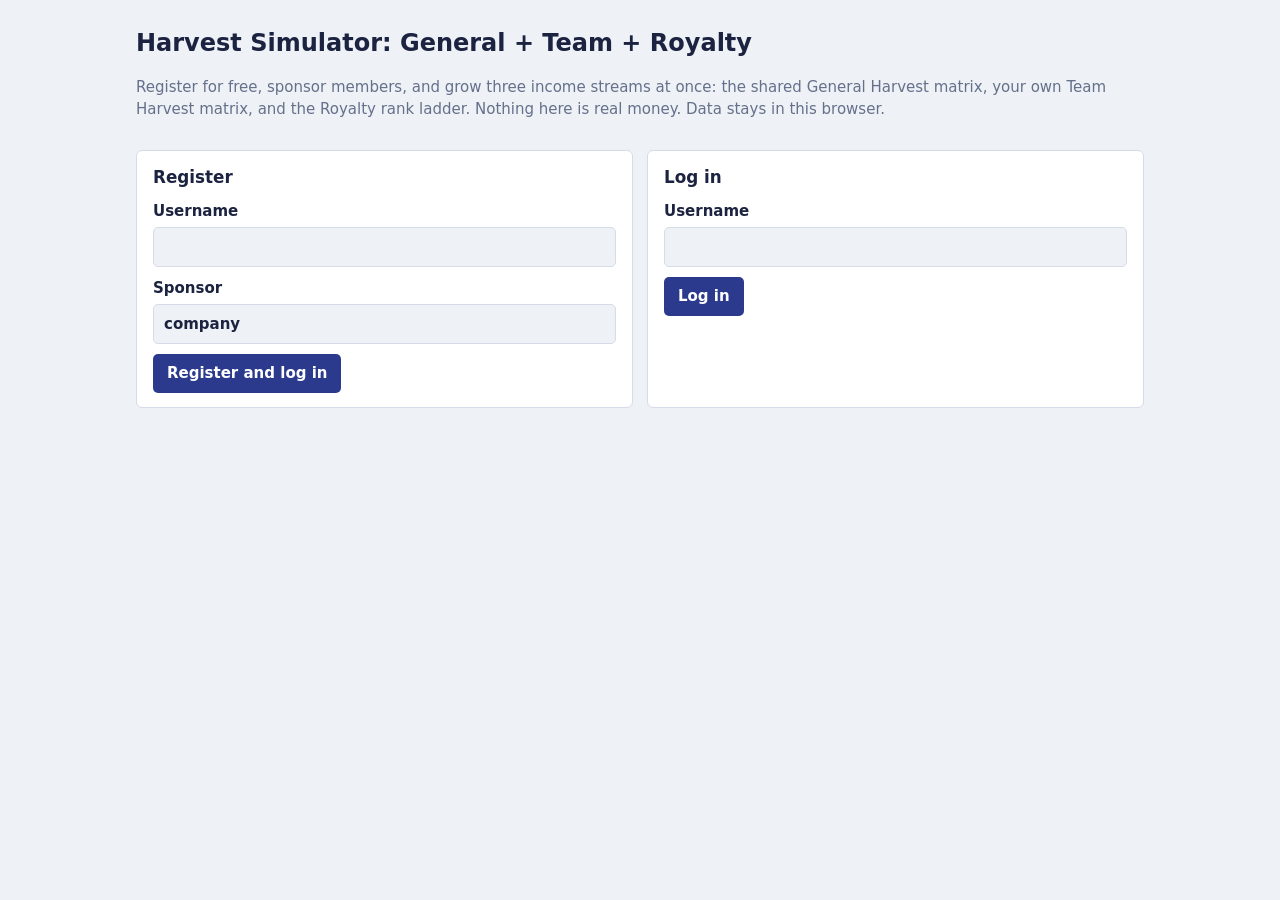
<file: sim/ecowealth/ecowealth_old.html>
<!doctype html>
<html lang="en">
  <head>
    <meta charset="utf-8" />
    <meta
      name="viewport"
      content="width=device-width, initial-scale=1, viewport-fit=cover"
    />
    <title>
      EcoWealth Simulator: Indirect Referral + General Harvest + Team Harvest +
      Royalty + Unilevel
    </title>
    <style>
      :root {
        --bg: #eef1f6;
        --pan: #fff;
        --ink: #1c2340;
        --mut: #65708a;
        --line: #d5dbe8;
        --ok: #1f8a5b;
        --amb: #b7791f;
        --hi: #e8ecfb;
        --btn: #2b3a8c;
        --btnink: #fff;
      }
      @media (prefers-color-scheme: dark) {
        :root:not([data-theme="light"]) {
          --bg: #10142a;
          --pan: #181e3a;
          --ink: #e7eaf7;
          --mut: #94a0c2;
          --line: #2a3358;
          --ok: #4fd39a;
          --amb: #e7b45a;
          --hi: #212a54;
          --btn: #8fa2ff;
          --btnink: #10142a;
        }
      }
      :root[data-theme="dark"] {
        --bg: #10142a;
        --pan: #181e3a;
        --ink: #e7eaf7;
        --mut: #94a0c2;
        --line: #2a3358;
        --ok: #4fd39a;
        --amb: #e7b45a;
        --hi: #212a54;
        --btn: #8fa2ff;
        --btnink: #10142a;
      }
      * {
        box-sizing: border-box;
      }
      body {
        margin: 0;
        background: var(--bg);
        color: var(--ink);
        font:
          15px/1.5 system-ui,
          -apple-system,
          "Segoe UI",
          Roboto,
          sans-serif;
        font-variant-numeric: tabular-nums;
      }
      main {
        max-width: 1040px;
        margin: 0 auto;
        padding: 20px 16px 48px;
      }
      h1 {
        font-size: 1.5rem;
        margin: 0.2em 0;
      }
      h2 {
        font-size: 1.05rem;
        margin: 0 0 0.6em;
      }
      .mut {
        color: var(--mut);
      }
      .err {
        background: #fde8e8;
        color: #8a1f1f;
        padding: 8px 12px;
        border-radius: 6px;
      }
      .pan {
        background: var(--pan);
        border: 1px solid var(--line);
        border-radius: 6px;
        padding: 14px 16px;
        margin: 14px 0;
      }
      .top {
        display: flex;
        justify-content: space-between;
        align-items: center;
        gap: 12px;
        flex-wrap: wrap;
      }
      .stats {
        display: flex;
        flex-wrap: wrap;
        border: 1px solid var(--line);
        border-radius: 6px;
        background: var(--pan);
        margin-top: 14px;
      }
      .stats div {
        flex: 1 1 150px;
        padding: 12px 16px;
        border-right: 1px solid var(--line);
      }
      .stats div:last-child {
        border-right: 0;
      }
      .stats b {
        display: block;
        font-size: 1.4rem;
      }
      label {
        display: block;
        margin: 0 0 10px;
        font-weight: 600;
      }
      input {
        display: block;
        width: 100%;
        margin-top: 4px;
        padding: 8px 10px;
        font: inherit;
        color: inherit;
        background: var(--bg);
        border: 1px solid var(--line);
        border-radius: 5px;
      }
      button {
        font: inherit;
        font-weight: 600;
        padding: 8px 14px;
        border: 0;
        border-radius: 5px;
        background: var(--btn);
        color: var(--btnink);
        cursor: pointer;
      }
      button.sec {
        background: transparent;
        color: var(--ink);
        border: 1px solid var(--line);
      }
      button:focus-visible,
      input:focus-visible,
      a:focus-visible {
        outline: 2px solid var(--btn);
        outline-offset: 2px;
      }
      .row {
        display: flex;
        gap: 8px;
        flex-wrap: wrap;
        align-items: end;
      }
      .row input {
        width: auto;
        flex: 1 1 160px;
        margin: 0;
      }
      .row .n {
        flex: 0 0 90px;
      }
      .g2 {
        display: grid;
        grid-template-columns: repeat(auto-fit, minmax(300px, 1fr));
        gap: 14px;
      }
      .sc {
        overflow-x: auto;
      }
      table {
        width: 100%;
        border-collapse: collapse;
      }
      th,
      td {
        text-align: left;
        padding: 7px 10px;
        border-bottom: 1px solid var(--line);
        white-space: nowrap;
      }
      th {
        font-weight: 600;
        color: var(--mut);
      }
      tr.me td {
        background: var(--hi);
      }
      .ok {
        color: var(--ok);
        font-weight: 600;
      }
      .bar {
        width: 110px;
        height: 8px;
        background: var(--line);
        border-radius: 4px;
        overflow: hidden;
      }
      .bar i {
        display: block;
        height: 100%;
        background: var(--amb);
      }
      :root {
        --tok: #4fd39a;
      }
      @media (prefers-color-scheme: dark) {
        :root:not([data-theme="light"]) {
          --tok: #1f8a5b;
        }
      }
      :root[data-theme="dark"] {
        --tok: #1f8a5b;
      }
      :root {
        padding-top: env(safe-area-inset-top, 0px);
        padding-bottom: env(safe-area-inset-bottom, 0px);
      }
      html {
        scroll-padding-top: env(safe-area-inset-top, 0px);
      }
      a {
        color: var(--btn);
      }
      select {
        font: inherit;
        display: block;
        width: 100%;
        margin-top: 4px;
        padding: 8px 10px;
        color: inherit;
        background: var(--bg);
        border: 1px solid var(--line);
        border-radius: 5px;
      }
      .row select {
        width: auto;
        flex: 1 1 140px;
        margin: 0;
      }
      .sr {
        position: absolute;
        width: 1px;
        height: 1px;
        overflow: hidden;
        clip: rect(0 0 0 0);
        white-space: nowrap;
      }
      .pgr {
        display: flex;
        flex-wrap: wrap;
        align-items: center;
        justify-content: space-between;
        gap: 10px 16px;
        padding-top: 10px;
      }
      .pbs {
        display: flex;
        flex-wrap: wrap;
        align-items: center;
        gap: 4px;
      }
      .pb {
        min-width: 36px;
        height: 36px;
        padding: 0 8px;
        background: transparent;
        color: var(--ink);
        border: 1px solid var(--line);
      }
      .pb.cur {
        background: var(--btn);
        color: var(--btnink);
        border-color: var(--btn);
      }
      .pb[aria-disabled="true"] {
        opacity: 0.4;
        cursor: not-allowed;
      }
      .rpp {
        display: inline-flex;
        align-items: center;
        gap: 6px;
        margin: 0;
        font-weight: 400;
      }
      .rpp select {
        padding: 6px 8px;
        color: inherit;
        background: var(--bg);
        border: 1px solid var(--line);
        border-radius: 5px;
      }
      select:focus-visible {
        outline: 2px solid var(--btn);
        outline-offset: 2px;
      }
      @media (pointer: coarse) {
        .pb {
          min-width: 44px;
          height: 44px;
        }
      }
      #toasts {
        position: fixed;
        left: 50%;
        bottom: 16px;
        transform: translateX(-50%);
        display: flex;
        flex-direction: column;
        gap: 8px;
        width: min(92vw, 420px);
        padding-bottom: env(safe-area-inset-bottom, 0px);
        z-index: 10;
        pointer-events: none;
      }
      .toast {
        pointer-events: auto;
        display: flex;
        align-items: flex-start;
        gap: 10px;
        padding: 10px 12px;
        border-radius: 6px;
        background: var(--ink);
        color: var(--bg);
        box-shadow: 0 4px 14px rgba(0, 0, 0, 0.25);
        animation: tin 0.18s ease-out;
      }
      .toast .ti {
        color: var(--tok);
        font-weight: 700;
      }
      .toast span:nth-child(2) {
        flex: 1;
      }
      .toast button {
        padding: 0 6px;
        background: none;
        color: inherit;
        font-size: 1.2rem;
        line-height: 1;
      }
      .toast button:focus-visible {
        outline-color: currentColor;
      }
      @keyframes tin {
        from {
          opacity: 0;
          transform: translateY(8px);
        }
      }
      .toast.out {
        opacity: 0;
        transform: translateY(6px);
        transition:
          opacity 0.5s ease,
          transform 0.5s ease;
      }
      @media (prefers-reduced-motion: reduce) {
        .toast {
          animation: none;
        }
        .toast.out {
          transform: none;
        }
      }
    </style>
  </head>
  <body>
    <main id="root"></main>
    <div id="toasts" role="status" aria-live="polite"></div>
    <div id="alerts" class="sr" role="alert"></div>
    <script>
      // Three bonus systems share one sponsor tree and one registration event:
      //  - General Harvest: one shared 3x10 matrix. Apex = first-ever member to reach 3 directs.
      //  - Team Harvest: each qualified member's own 3x10 matrix, filled by downline who qualified after them.
      //  - Royalty: a rank ladder (Leader/Supervisor/Manager/Director) driven purely by team composition,
      //    unconditional on Harvest qualification, plus a monthly peso royalty on group repeat-purchases.
      // Harvest qualification (3 directs) and Royalty's Leader threshold (10 directs) are independent gates
      // on the same direct-count: a member can be Harvest-qualified without being a Royalty Leader yet.
      const BONUS_G = [
        0, 2e3, 4e3, 8e3, 12e3, 25e3, 1e5, 25e4, 48e4, 25e5, 5e6,
      ];
      const BONUS_T = [0, 1e3, 2e3, 4e3, 6e3, 12e3, 5e4, 12e4, 2e5, 12e5, 35e5];
      const T = (n) => 3 ** n;
      const RANK_QUOTA = {
        Supervisor: 500000,
        Manager: 1000000,
        Director: 5000000,
      };
      const GROUP_PCT = { Supervisor: 0.03, Manager: 0.05, Director: 0.1 };
      const PERSONAL_PCT = { Supervisor: 0.05, Manager: 0.1, Director: 0.15 };
      const PUR_RATE = 0.3,
        PUR_MIN = 500,
        PUR_MAX = 5000;
      const UNILEVEL_PCT = [
        0.1, 0.05, 0.05, 0.05, 0.03, 0.03, 0.02, 0.02, 0.02, 0.01, 0.01,
      ];
      const UNILEVEL_QUOTA = 500;
      const INDIRECT_BONUS = [0, 500, 100, 50, 40, 30, 20, 10, 5, 5, 5]; // index 0 unused - there is no Level 0 here
      const BASIC_ACCOUNT_PRICE = 5000;
      const RN = ["Member", "Leader", "Supervisor", "Manager", "Director"];
      const nf = (n) => n.toLocaleString("en-US"),
        peso = (n) => "₱" + nf(n);
      const KEY = "royalty_harvests_v1";
      let mem = "",
        warn = false,
        armed = false,
        lastIndirect = null;
      const fresh = () => ({
        users: [{ id: 0, name: "company", sp: null }],
        mx: [],
        me: null,
        on: { g: 1, t: 1, r: 1, u: 1 },
        month: 1,
        sales: {},
        purchasedAll: {},
        earnedAll: {},
        lastMonthTotal: 0,
        lastMonthCount: 0,
        unilevelEarned: {},
        unilevelFlag: {},
        unilevelLastSales: {},
        unilevelMonthTotal: 0,
        lastMonthUnilevelTotal: 0,
        lastAutoPurchaseLog: [],
        indirectEarned: {},
      });
      function load() {
        try {
          const s = localStorage.getItem(KEY);
          if (s) return JSON.parse(s);
        } catch (e) {
          warn = true;
        }
        return mem ? JSON.parse(mem) : fresh();
      }
      let S = load();
      S.on = S.on || { g: 1, t: 1, r: 1, u: 1, i: 1 };
      if (S.on.u === undefined) S.on.u = 1;
      if (S.on.i === undefined) S.on.i = 1;
      S.unilevelEarned = S.unilevelEarned || {};
      S.unilevelLastSales = S.unilevelLastSales || {};
      // Migrate the old gate naming (missing meant closed) to the new flag (missing means Active). Existing
      // explicit true/false decisions carry over unchanged; only never-yet-evaluated members change meaning.
      S.unilevelFlag = S.unilevelFlag || S.unilevelGate || {};
      delete S.unilevelGate;
      S.unilevelMonthTotal = S.unilevelMonthTotal || 0;
      S.lastMonthUnilevelTotal = S.lastMonthUnilevelTotal || 0;
      S.indirectEarned = S.indirectEarned || {};
      S.lastAutoPurchaseLog = S.lastAutoPurchaseLog || [];
      function save() {
        mem = JSON.stringify(S);
        try {
          localStorage.setItem(KEY, mem);
        } catch (e) {
          warn = true;
        }
      }
      const U = (id) => S.users[id];
      const byName = (n) =>
        S.users.find(
          (u) => u.name.toLowerCase() === String(n).trim().toLowerCase(),
        );
      const directs = (id) => S.users.filter((u) => u.sp === id).length;
      const pos = (id) => S.mx.indexOf(id);

      // Pays a flat, unconditional bonus to each of a new member's sponsors, up to 10 levels up, the instant
      // registration succeeds - no quota, no rank, no monthly cycle, unlike Unilevel or Royalty. Stashes its
      // own result in lastIndirect so whichever caller just registered someone can report on it immediately.
      function payIndirectReferral(newId) {
        let cur = U(newId).sp,
          total = 0;
        const dist = [];
        for (let L = 1; L <= 10 && cur !== null; L++) {
          if (cur > 0) {
            const amt = INDIRECT_BONUS[L];
            S.indirectEarned[cur] = (S.indirectEarned[cur] || 0) + amt;
            total += amt;
            dist.push({ id: cur, level: L, amount: amt });
          }
          cur = U(cur).sp;
        }
        lastIndirect = { total, dist };
        return lastIndirect;
      }
      // Register a free member. If the sponsor now has 3 directs, they join the Harvest queue. Royalty rank
      // is never tracked here - it is derived fresh from the tree whenever ranks() is called. Indirect
      // Referral always runs, as an unconditional side effect of registering - see payIndirectReferral().
      function reg(name, spName) {
        name = name.trim();
        if (!/^[a-z0-9_]{2,20}$/i.test(name))
          return "Username must be 2 to 20 letters, numbers or underscores.";
        if (byName(name)) return "That username is already taken.";
        const sp = byName(spName || "company");
        if (!sp)
          return 'Sponsor not found. Use an existing username, or "company".';
        S.users.push({ id: S.users.length, name, sp: sp.id });
        if (sp.id && pos(sp.id) < 0 && directs(sp.id) >= 3) S.mx.push(sp.id);
        const u = S.users[S.users.length - 1];
        payIndirectReferral(u.id);
        return u;
      }

      // General matrix: position p = queue index, apex p=0. Team matrix: n = teammates who qualified after the apex.
      function levelsG(p) {
        const N = S.mx.length;
        return Array.from({ length: 10 }, (_, i) => {
          const L = i + 1,
            t = T(L),
            s = t * p + (t - 1) / 2,
            f = Math.max(0, Math.min(t, N - s));
          return { L, t, f, paid: f >= t, b: BONUS_G[L] };
        });
      }
      const levelsT = (n) =>
        Array.from({ length: 10 }, (_, i) => {
          const L = i + 1,
            t = T(L),
            f = Math.max(0, Math.min(t, n - (t - 3) / 2));
          return { L, t, f, paid: f >= t, b: BONUS_T[L] };
        });
      const earn = (a) => a.reduce((s, l) => s + (l.paid ? l.b : 0), 0),
        prg = (a) => {
          const l = a.find((x) => !x.paid);
          return l
            ? `Level ${l.L}: ${nf(l.f)}/${nf(l.t)}`
            : "All 10 levels complete";
        };
      const earnedG = (p) => earn(levelsG(p)),
        progG = (p) => prg(levelsG(p)),
        earnedT = (n) => earn(levelsT(n)),
        progT = (n) => prg(levelsT(n));
      const lvT = (L) =>
        `<div class="sc"><table><tr><th>Level</th><th>Slots</th><th>Filled</th><th>Bonus</th><th>Status</th></tr>${L.map((l) => `<tr><td>${l.L}</td><td>${nf(l.t)}</td><td>${nf(l.f)}</td><td>${peso(l.b)}</td><td>${l.paid ? '<span class="ok">Paid</span>' : `<div class="bar" title="${nf(l.f)} of ${nf(l.t)}"><i style="width:${(l.f / l.t) * 100}%"></i></div>`}</td></tr>`).join("")}</table></div>`;
      const dep = (n) => {
        let L = 0;
        while ((T(L + 1) - 1) / 2 <= n) L++;
        return L;
      };
      const parentName = (q) => U(S.mx[Math.floor((q - 1) / 3)]).name;
      function depth() {
        const i = S.mx.length - 1;
        if (i < 0) return "None yet";
        let L = 0;
        while ((T(L + 1) - 1) / 2 <= i) L++;
        return L ? "Level " + L : "Apex only";
      }
      const lvOf = (r) => {
        let L = 1;
        while (r >= (T(L + 1) - 3) / 2) L++;
        return L;
      };
      const pd = (a) => a.filter((l) => l.paid).length;
      const isUp = (a, u) => {
        let x = U(u).sp;
        while (x !== null && x !== a) x = U(x).sp;
        return x === a;
      };
      // Teammate counts: for each ancestor, downline who joined the Harvest queue after them (company counts everyone).
      function counts() {
        const Q = new Map(S.mx.map((u, i) => [u, i])),
          n = {};
        S.mx.forEach((u, i) => {
          for (let a = U(u).sp; a !== null; a = U(a).sp) {
            const q = a === 0 ? -1 : Q.has(a) ? Q.get(a) : Infinity;
            if (q < i) n[a] = (n[a] || 0) + 1;
          }
        });
        return n;
      }
      function team(id) {
        const o = [];
        for (let i = pos(id) + 1; i < S.mx.length; i++)
          if (isUp(id, S.mx[i])) o.push(S.mx[i]);
        return o;
      }
      const snap = () => {
        const n = counts(),
          g = {},
          t = {};
        S.mx.forEach((u, i) => {
          g[u] = pd(levelsG(i));
          t[u] = pd(levelsT(n[u] || 0));
        });
        return { q: S.mx.length, g, t };
      };

      // Subtree rollup: out[id] = fn(id) + fn summed over id's entire downline. out[0] totals the whole network.
      // Valid because every sponsor already has a smaller id than its sponsee (ids are assigned in join order).
      function rollup(fn) {
        const N = S.users.length - 1,
          out = {};
        for (let i = N; i >= 1; i--) {
          out[i] = (out[i] || 0) + fn(i);
          const p = S.users[i].sp;
          if (p !== null) out[p] = (out[p] || 0) + out[i];
        }
        return out;
      }
      function directCounts() {
        const d = {};
        for (let i = 1; i < S.users.length; i++) {
          const p = S.users[i].sp;
          if (p !== null) d[p] = (d[p] || 0) + 1;
        }
        return d;
      }
      // Royalty ranks are self-prerequisite and therefore automatically cumulative: a team member who has gone
      // on to Director still satisfies "10 Leaders", because Director required Manager, which required
      // Supervisor, which required Leader. Entirely independent of Harvest's own 3-direct qualification.
      function ranks() {
        const N = S.users.length - 1,
          d = directCounts();
        const isL = {};
        for (let i = 1; i <= N; i++) isL[i] = (d[i] || 0) >= 10;
        const r1 = rollup((i) => (isL[i] ? 1 : 0));
        const isS = {};
        for (let i = 1; i <= N; i++)
          isS[i] = isL[i] && r1[i] - (isL[i] ? 1 : 0) >= 10;
        const r2 = rollup((i) => (isS[i] ? 1 : 0));
        const isM = {};
        for (let i = 1; i <= N; i++)
          isM[i] = isS[i] && r2[i] - (isS[i] ? 1 : 0) >= 10;
        const r3 = rollup((i) => (isM[i] ? 1 : 0));
        const isD = {};
        for (let i = 1; i <= N; i++)
          isD[i] = isM[i] && r3[i] - (isM[i] ? 1 : 0) >= 10;
        const ts = rollup(() => 1);
        return { d, isL, isS, isM, isD, r1, r2, r3, ts };
      }
      const rankName = (R, i) =>
        R.isD[i]
          ? "Director"
          : R.isM[i]
            ? "Manager"
            : R.isS[i]
              ? "Supervisor"
              : R.isL[i]
                ? "Leader"
                : "Member";
      const rankLvl = (R, i) =>
        R.isD[i] ? 4 : R.isM[i] ? 3 : R.isS[i] ? 2 : R.isL[i] ? 1 : 0;
      const groupSalesAll = () => rollup((i) => S.sales[i] || 0);
      function teamOf(id) {
        const kids = {};
        for (let i = 1; i < S.users.length; i++) {
          const p = S.users[i].sp;
          if (p !== null) (kids[p] = kids[p] || []).push(i);
        }
        const out = [],
          stack = [id];
        while (stack.length) {
          const x = stack.pop();
          (kids[x] || []).forEach((c) => {
            out.push(c);
            stack.push(c);
          });
        }
        return out;
      }
      const RANK_ROWS = [
        { r: "Member", req: "Automatic on registration" },
        { r: "Leader", req: "10 direct sponsees (not royalty-eligible)" },
        { r: "Supervisor", req: "10 team members who are Leader+" },
        { r: "Manager", req: "10 team members who are Supervisor+" },
        { r: "Director", req: "10 team members who are Manager+" },
      ];
      const ladderT = () =>
        `<div class="sc"><table><caption class="sr">Royalty rank ladder</caption><tr><th>Rank</th><th>Requirement</th><th>Monthly quota</th><th>Group %</th><th>Personal %</th></tr>${RANK_ROWS.map((x) => `<tr><td>${x.r}</td><td>${x.req}</td><td>${RANK_QUOTA[x.r] ? peso(RANK_QUOTA[x.r]) : "—"}</td><td>${GROUP_PCT[x.r] ? Math.round(GROUP_PCT[x.r] * 100) + "%" : "—"}</td><td>${PERSONAL_PCT[x.r] ? Math.round(PERSONAL_PCT[x.r] * 100) + "%" : "—"}</td></tr>`).join("")}</table></div>`;
      const unilevelT = () =>
        `<div class="sc"><table><caption class="sr">Unilevel Repeat-Purchase Bonus schedule</caption><tr><th>Level</th><th>Who</th><th>Rate</th></tr>${UNILEVEL_PCT.map((pct, L) => `<tr><td>${L}</td><td>${L === 0 ? "The buyer (self)" : "Upline, " + L + " level" + (L > 1 ? "s" : "") + " up"}</td><td>${Math.round(pct * 100)}%</td></tr>`).join("")}</table></div>`;
      const indirectT = () =>
        `<div class="sc"><table><caption class="sr">Indirect Referral Bonus schedule</caption><tr><th>Level</th><th>Who</th><th>Bonus</th></tr>${INDIRECT_BONUS.slice(
          1,
        )
          .map(
            (amt, i) =>
              `<tr><td>${i + 1}</td><td>Upline, ${i + 1} level${i + 1 > 1 ? "s" : ""} up</td><td>${peso(amt)}</td></tr>`,
          )
          .join("")}</table></div>`;

      function payout(rankNm, gs, ps) {
        const q = RANK_QUOTA[rankNm];
        if (q === undefined)
          return { elig: false, hit: false, quota: 0, pay: 0 };
        const hit = gs >= q;
        return {
          elig: true,
          hit,
          quota: q,
          pay: hit
            ? Math.round(GROUP_PCT[rankNm] * gs + PERSONAL_PCT[rankNm] * ps)
            : 0,
        };
      }
      // Unilevel pays in real time, on every purchase: Level 0 always goes to the buyer; levels 1-10 walk the
      // sponsor chain and pay each upline unless THEIR flag (set by last month's evaluateMonth) is explicitly
      // Inactive. A member with no entry yet - never evaluated, brand new, or still in month 1 - reads as
      // Active by default, which is what lets month 1 (and any new member) earn from their downline immediately.
      function recordPurchase(id, amt) {
        amt = Math.max(0, Math.round(+amt || 0));
        if (amt <= 0) return null;
        S.sales[id] = (S.sales[id] || 0) + amt;
        S.purchasedAll[id] = (S.purchasedAll[id] || 0) + amt;
        const l0 = Math.round(UNILEVEL_PCT[0] * amt);
        S.unilevelEarned[id] = (S.unilevelEarned[id] || 0) + l0;
        S.unilevelMonthTotal = (S.unilevelMonthTotal || 0) + l0;
        let cur = U(id).sp,
          upTotal = 0,
          paidCount = 0,
          skippedCount = 0;
        const dist = [];
        for (let L = 1; L <= 10 && cur !== null; L++) {
          if (cur > 0) {
            if (S.unilevelFlag[cur] !== false) {
              const pay = Math.round(UNILEVEL_PCT[L] * amt);
              S.unilevelEarned[cur] = (S.unilevelEarned[cur] || 0) + pay;
              S.unilevelMonthTotal = (S.unilevelMonthTotal || 0) + pay;
              upTotal += pay;
              paidCount++;
              dist.push({ id: cur, level: L, amount: pay });
            } else skippedCount++;
          }
          cur = U(cur).sp;
        }
        return { amt, l0, upTotal, paidCount, skippedCount, dist };
      }
      // Simulates purchase activity for ~PUR_RATE of the network. Each purchase still runs through
      // recordPurchase(), so Unilevel still pays in real time, exactly as a manual purchase would - this
      // is a standalone action now, separate from evaluateMonth()/Advance Month, which only judges eligibility.
      function autoPurchasePass() {
        const N = S.users.length - 1;
        let buyers = 0,
          total = 0,
          unilevel = 0;
        const log = [];
        for (let i = 1; i <= N; i++)
          if (Math.random() < PUR_RATE) {
            const amt =
              PUR_MIN +
              Math.floor(Math.random() * ((PUR_MAX - PUR_MIN) / 100 + 1)) * 100;
            const r = recordPurchase(i, amt);
            if (r) {
              buyers++;
              total += r.amt;
              unilevel += r.l0 + r.upTotal;
              log.push({ buyer: i, amt: r.amt, l0: r.l0, dist: r.dist });
            }
          }
        S.lastAutoPurchaseLog = log;
        return { buyers, total, unilevel };
      }
      // Evaluate every member's Group Sales against their rank's quota, pay Supervisor+, then reset the month.
      // Independent of Harvest: registering members never triggers this, only "Advance month" does.
      function evaluateMonth() {
        const R = ranks(),
          gs = groupSalesAll(),
          N = S.users.length - 1;
        let total = 0,
          count = 0;
        for (let i = 1; i <= N; i++) {
          const { pay } = payout(rankName(R, i), gs[i] || 0, S.sales[i] || 0);
          if (pay > 0) {
            S.earnedAll[i] = (S.earnedAll[i] || 0) + pay;
            total += pay;
            count++;
          }
        }
        // Unilevel's status for the WHOLE next month is fixed here, from this month's personal sales alone -
        // always an explicit true/false for every member, replacing whatever they had before. A member who has
        // never been through this check at all (brand new, or month 1) has no entry here yet, and the
        // eligibility check in recordPurchase() treats that absence as Active, not Inactive.
        const newFlag = {},
          lastSales = {};
        let activeNext = 0;
        for (let i = 1; i <= N; i++) {
          const s = S.sales[i] || 0;
          lastSales[i] = s;
          newFlag[i] = s >= UNILEVEL_QUOTA;
          if (newFlag[i]) activeNext++;
        }
        S.unilevelFlag = newFlag;
        S.unilevelLastSales = lastSales;
        const unilevelTotal = S.unilevelMonthTotal || 0;
        S.lastMonthUnilevelTotal = unilevelTotal;
        S.unilevelMonthTotal = 0;
        S.sales = {};
        S.month = (S.month || 1) + 1;
        S.lastMonthTotal = total;
        S.lastMonthCount = count;
        return { total, count, unilevelTotal, activeNext };
      }

      // Sponsor-pattern bulk add, scoped to root's team (root=null means the whole network). Pure tree
      // structure, independent of Harvest qualification or Royalty rank - it only decides who sponsors whom.
      function sponsorPlan(pattern, root, K) {
        const real =
          root === null
            ? S.users.filter((u) => u.id !== 0).map((u) => u.id)
            : [root, ...teamOf(root)];
        if (pattern === "chain") {
          let cur = real.reduce((a, b) => Math.max(a, b), 0);
          const out = [];
          for (let k = 0; k < K; k++) {
            out.push(cur);
            cur = { ph: k };
          }
          return out;
        }
        if (pattern === "balanced") {
          const d = directCounts(),
            rem = new Map(),
            queue = [];
          if (root === null && real.length === 0) {
            rem.set(0, 1);
            queue.push(0);
          }
          real.forEach((id) => {
            const r = 10 - (d[id] || 0);
            if (r > 0) {
              rem.set(id, r);
              queue.push(id);
            }
          });
          if (!queue.length) {
            rem.set(root, 10);
            queue.push(root);
          }
          let head = 0;
          const out = [];
          for (let k = 0; k < K; k++) {
            while (rem.get(queue[head]) <= 0) head++;
            const sp = queue[head];
            out.push(sp);
            rem.set(sp, rem.get(sp) - 1);
            const ph = { ph: k };
            rem.set(ph, 10);
            queue.push(ph);
            if (rem.get(sp) <= 0) head++;
          }
          return out;
        }
        const pool = real.length ? real.slice() : [0];
        const out = [];
        for (let k = 0; k < K; k++) {
          out.push(pool[Math.floor(Math.random() * pool.length)]);
          pool.push({ ph: k });
        }
        return out;
      }
      // Fast bulk registration path: name assumed pre-validated and unique, sponsor given by id. Harvest's
      // 3-direct qualification is tracked incrementally (liveDirects/mxIdx) rather than rescanning the whole
      // network per registration, so a whole bulk batch stays O(K) even though it can push onto S.mx many
      // times over. Royalty rank needs no equivalent bookkeeping here, since ranks() derives it fresh on demand.
      function bulkAdd(pattern, root, K) {
        const plan = sponsorPlan(pattern, root, K);
        const newIds = new Array(K).fill(undefined);
        const liveDirects = directCounts();
        const mxIdx = new Map(S.mx.map((id, i) => [id, i]));
        let added = 0,
          indirectTotal = 0;
        for (let k = 0; k < K; k++) {
          let sp = plan[k];
          if (sp && typeof sp === "object") sp = newIds[sp.ph];
          if (sp === undefined) continue;
          const u = { id: S.users.length, name: "m" + S.users.length, sp };
          S.users.push(u);
          liveDirects[sp] = (liveDirects[sp] || 0) + 1;
          if (sp > 0 && liveDirects[sp] === 3 && !mxIdx.has(sp)) {
            mxIdx.set(sp, S.mx.length);
            S.mx.push(sp);
          }
          indirectTotal += payIndirectReferral(u.id).total;
          newIds[k] = u.id;
          added++;
        }
        return { added, indirectTotal };
      }

      function rankSnap() {
        const R = ranks(),
          N = S.users.length - 1,
          s = {};
        for (let i = 1; i <= N; i++) s[i] = rankLvl(R, i);
        return s;
      }
      // Extra sentence for toasts: who newly reached which Royalty rank since snapshot b (id gets its own mention).
      function rankMsg(before, id) {
        const R = ranks(),
          N = S.users.length - 1;
        let mine = "";
        const c = [0, 0, 0, 0, 0];
        for (let i = 1; i <= N; i++) {
          const b = before[i] || 0,
            a = rankLvl(R, i);
          if (a > b) {
            if (i === id) mine = ` You are now a <b>${RN[a]}</b>!`;
            else c[a]++;
          }
        }
        const parts = [];
        for (let L = 1; L <= 4; L++)
          if (c[L]) parts.push(`${c[L]} reached ${RN[L]}`);
        return mine + (parts.length ? ` ${parts.join(", ")}.` : "");
      }
      // Extra sentence for toasts: who qualified for Harvest and which levels completed (either matrix) since snapshot b.
      function qmsg(b, id) {
        const a = snap(),
          me = a.g[id] !== undefined && b.g[id] === undefined,
          oq = S.mx.length - b.q - (me ? 1 : 0);
        let c = 0;
        const y = [];
        for (const u in a.g)
          for (const [k, B, nm] of [
            ["g", BONUS_G, "General"],
            ["t", BONUS_T, "Team"],
          ]) {
            const o = b[k][u] || 0,
              d = a[k][u] - o;
            if (d > 0) {
              if (+u === id) {
                let s = 0;
                for (let L = o + 1; L <= a[k][u]; L++) s += B[L];
                y.push(
                  `${nm} Level ${o + 1}${d > 1 ? "-" + a[k][u] : ""} (+${peso(s)})`,
                );
              } else c += d;
            }
          }
        return (
          (me
            ? ` You qualified for Harvest at position <b>#${pos(id) + 1}</b>.`
            : "") +
          (oq > 0
            ? ` ${oq} ${me ? "other " : ""}member${oq > 1 ? "s" : ""} qualified.`
            : "") +
          (y.length ? ` You completed ${y.join(" and ")}.` : "") +
          (c ? ` ${c} other level completion${c > 1 ? "s" : ""}.` : "")
        );
      }

      // Toasts live outside #root so they survive re-renders; the region is announced politely.
      function toast(msg) {
        const box = document.getElementById("toasts"),
          el = document.createElement("div");
        el.className = "toast";
        el.innerHTML = `<span class="ti" aria-hidden="true">✓</span><span>${msg}</span><button type="button" aria-label="Dismiss notification">×</button>`;
        let t, r;
        const stop = () => {
            clearTimeout(t);
            clearTimeout(r);
            el.classList.remove("out");
          },
          close = () => {
            stop();
            el.remove();
          },
          fade = () => {
            el.classList.add("out");
            r = setTimeout(() => el.remove(), 500);
          },
          arm = () => {
            stop();
            t = setTimeout(fade, 5000);
          };
        el.querySelector("button").onclick = close;
        el.onmouseenter = stop;
        el.onmouseleave = arm;
        el.addEventListener("focusin", stop);
        el.addEventListener("focusout", arm);
        box.appendChild(el);
        while (box.children.length > 3) box.firstChild.remove();
        arm();
      }
      // Full re-renders keep keyboard focus and typed text - inputs and selects alike.
      function keep(fn) {
        const a = document.activeElement,
          k = a && a.dataset && a.dataset.f,
          v = {};
        document
          .querySelectorAll("input[data-f],select[data-f]")
          .forEach((i) => (v[i.dataset.f] = i.value));
        fn();
        for (const x in v) {
          const i = document.querySelector('[data-f="' + x + '"]');
          if (i) i.value = v[x];
        }
        if (k) {
          const e = document.querySelector('[data-f="' + k + '"]');
          if (e) e.focus();
        }
      }
      // Pagination: state per table, page sizes start at 10. 'team' is Team Harvest's downline (qualified
      // after you); 'rteam' is Royalty's downline (unconditional, entire subtree) - genuinely different sets.
      const PG = {},
        PL = {
          gen: "Your general matrix",
          team: "Your team",
          rteam: "Your Royalty team",
          apl: "Auto-purchase breakdown",
          members: "Members",
        };
      const pgs = (k) => PG[k] || (PG[k] = { p: 1, s: 10 });
      function page(k, arr) {
        const st = pgs(k),
          n = Math.max(1, Math.ceil(arr.length / st.s));
        st.p = Math.min(Math.max(1, st.p), n);
        return arr.slice((st.p - 1) * st.s, st.p * st.s);
      }
      function goPg(k, to) {
        const st = pgs(k);
        if (to === st.p) return;
        st.p = to;
        render();
      }
      function setSize(k, v) {
        const st = pgs(k);
        st.p = Math.floor(((st.p - 1) * st.s) / v) + 1;
        st.s = v;
        render();
      }
      const pageList = (p, n) => {
        if (n <= 7) return Array.from({ length: n }, (_, i) => i + 1);
        const a = [...new Set([1, 2, p - 1, p, p + 1, n - 1, n])]
            .filter((x) => x >= 1 && x <= n)
            .sort((x, y) => x - y),
          o = [];
        a.forEach((x, i) => {
          if (i && x - a[i - 1] > 1) o.push("…");
          o.push(x);
        });
        return o;
      };
      function pager(k, n) {
        const st = pgs(k),
          pages = Math.max(1, Math.ceil(n / st.s)),
          p = st.p,
          a = n ? (p - 1) * st.s + 1 : 0,
          b = Math.min(n, p * st.s);
        const sum = `<span class="mut">Showing ${nf(a)}–${nf(b)} of ${nf(n)}</span>`;
        if (n <= 10) return `<div class="pgr">${sum}</div>`;
        const B = (key, lbl, to, txt, off, cur) =>
          `<button type="button" class="pb${cur ? " cur" : ""}" data-f="${k}-${key}" aria-label="${lbl}"${cur ? ' aria-current="page"' : ""}${off ? ' aria-disabled="true"' : ""} onclick="goPg('${k}',${to})">${txt}</button>`;
        const nums = pageList(p, pages)
          .map((x) =>
            x === "…"
              ? '<span class="mut" aria-hidden="true">…</span>'
              : B(
                  "n" + x,
                  x === p ? `Page ${x}, current page` : `Go to page ${x}`,
                  x,
                  x,
                  0,
                  x === p,
                ),
          )
          .join("");
        return `<nav class="pgr" aria-label="${PL[k]} pagination"><label class="rpp">Rows per page<select data-f="${k}-size" onchange="setSize('${k}',+this.value)">${[10, 25, 50, 100].map((v) => `<option${v === st.s ? " selected" : ""}>${v}</option>`).join("")}</select></label>${sum}<div class="pbs">${B("first", "First page", 1, "«", p === 1)}${B("prev", "Previous page", Math.max(1, p - 1), "‹", p === 1)}${nums}${B("next", "Next page", Math.min(pages, p + 1), "›", p === pages)}${B("last", "Last page", pages, "»", p === pages)}</div></nav>`;
      }

      function dash(m) {
        const on = S.on,
          me = U(S.me);
        const N = S.users.length - 1,
          NQ = S.mx.length;
        const Qm = new Map(S.mx.map((u, i) => [u, i])),
          pq = (id) => (Qm.has(id) ? Qm.get(id) : -1);
        const R = ranks(),
          gsAll = groupSalesAll(),
          C = counts();
        const myD = R.d[me.id] || 0,
          p = pq(me.id),
          nmH = C[me.id] || 0;
        const rl = rankName(R, me.id),
          lvl = rankLvl(R, me.id),
          myGS = gsAll[me.id] || 0,
          myPS = S.sales[me.id] || 0;
        const sum = (g, t, r, u, i) =>
          (on.g ? g : 0) +
          (on.t ? t : 0) +
          (on.r ? r : 0) +
          (on.u ? u : 0) +
          (on.i ? i : 0);
        const myActive = S.unilevelFlag[me.id] !== false,
          myLastSales = (S.unilevelLastSales || {})[me.id] || 0,
          myEverChecked = me.id in (S.unilevelLastSales || {});
        const tg = S.mx.reduce((a, _, i) => a + earnedG(i), 0),
          tt = S.mx.reduce((a, u) => a + earnedT(C[u] || 0), 0);
        const tr = Object.values(S.earnedAll).reduce((a, b) => a + b, 0);
        const tu = Object.values(S.unilevelEarned).reduce((a, b) => a + b, 0);
        const ti = Object.values(S.indirectEarned).reduce((a, b) => a + b, 0);
        // Company Report: always every peso actually paid out and every peso modeled as revenue, regardless
        // of the Count-G/T/R/U/I checkboxes above, which only affect personal ranking, not company finances.
        const regRevenue = N * BASIC_ACCOUNT_PRICE,
          purchaseRevenue = Object.values(S.purchasedAll).reduce(
            (a, b) => a + b,
            0,
          );
        const totalRevenue = regRevenue + purchaseRevenue,
          totalPayouts = tg + tt + tr + tu + ti,
          netProfit = totalRevenue - totalPayouts;
        const margin = totalRevenue > 0 ? (netProfit / totalRevenue) * 100 : 0;
        const companyReport = `<div class="pan"><h2>Company Report</h2>
<div class="stats"><div><b>${peso(totalRevenue)}</b>Total revenue</div><div><b>${peso(totalPayouts)}</b>Total payouts</div><div><b class="${netProfit >= 0 ? "ok" : ""}"${netProfit >= 0 ? "" : ' style="color:var(--amb)"'}>${peso(netProfit)}</b>Net profit</div><div><b>${margin.toFixed(1)}%</b>Margin</div></div>
<div class="sc"><table><caption class="sr">Company revenue and payouts, all-time</caption><tr><th>Line item</th><th>Amount</th></tr>
<tr><td>Registration revenue (${nf(N)} &times; ${peso(BASIC_ACCOUNT_PRICE)} Basic account)</td><td>${peso(regRevenue)}</td></tr>
<tr><td>Repeat-purchase revenue (all-time)</td><td>${peso(purchaseRevenue)}</td></tr>
<tr><td><b>Total Revenue</b></td><td><b>${peso(totalRevenue)}</b></td></tr>
<tr><td>General Harvest paid</td><td>${peso(tg)}</td></tr>
<tr><td>Team Harvest paid</td><td>${peso(tt)}</td></tr>
<tr><td>Royalty paid</td><td>${peso(tr)}</td></tr>
<tr><td>Unilevel paid</td><td>${peso(tu)}</td></tr>
<tr><td>Indirect Referral paid</td><td>${peso(ti)}</td></tr>
<tr><td><b>Total Payouts</b></td><td><b>${peso(totalPayouts)}</b></td></tr>
<tr><td><b>Net Profit</b></td><td><b>${peso(netProfit)}</b></td></tr>
</table></div>
<p class="mut">Simulation only: every registration is modeled as a ${peso(BASIC_ACCOUNT_PRICE)} Basic account, and every recorded personal purchase counts as revenue in full, with no cost of goods modeled. This report always reflects every peso actually paid out - it is not affected by the Count General/Team/Royalty/Unilevel/Indirect Referral checkboxes below, which only change your personal ranking.</p></div>`;
        let activeNow = 0;
        for (let i = 1; i <= N; i++)
          if (S.unilevelFlag[i] !== false) activeNow++;
        const top = S.mx.reduce((a, u) => Math.max(a, C[u] || 0), 0);
        const tierCounts = [0, 0, 0, 0, 0];
        for (let i = 1; i <= N; i++) tierCounts[rankLvl(R, i)]++;

        const rows = S.users
          .slice(1)
          .map((u) => {
            const q = pq(u.id),
              n = C[u.id] || 0,
              g = q < 0 ? 0 : earnedG(q),
              t = q < 0 ? 0 : earnedT(n),
              royaltyE = S.earnedAll[u.id] || 0,
              unilevelE = S.unilevelEarned[u.id] || 0,
              indirectE = S.indirectEarned[u.id] || 0;
            return {
              u,
              q,
              n,
              g,
              t,
              d: R.d[u.id] || 0,
              rn: rankName(R, u.id),
              royaltyTeam: R.ts[u.id] - 1,
              royaltyE,
              unilevelE,
              indirectE,
              e: sum(g, t, royaltyE, unilevelE, indirectE),
            };
          })
          .sort(
            (a, b) =>
              b.e - a.e ||
              (a.q < 0) - (b.q < 0) ||
              a.q - b.q ||
              a.u.id - b.u.id,
          );

        const tm = p < 0 ? [] : team(me.id),
          pre =
            p < 0 ? 0 : S.mx.slice(0, p).filter((u) => isUp(me.id, u)).length;
        const gm = [];
        if (p >= 0)
          levelsG(p).forEach((l) => {
            const s = l.t * p + (l.t - 1) / 2;
            for (let q = s; q < s + l.f; q++) gm.push({ q, L: l.L });
          });
        const tmR = teamOf(me.id)
          .map((id) => ({
            u: U(id),
            rn: rankName(R, id),
            lvl: rankLvl(R, id),
            d: R.d[id] || 0,
          }))
          .sort((a, b) => b.lvl - a.lvl || a.u.id - b.u.id)
          .map((x, r) => ({ ...x, r }));

        const mineH =
          p < 0
            ? `<p>You are not in the Harvest matrix yet. Sponsor <b>${Math.max(0, 3 - myD)}</b> more direct member${3 - myD === 1 ? "" : "s"} to qualify (${Math.min(myD, 3)}/3).</p>`
            : `<p>Position <b>#${p + 1}</b>${p ? `, placed under <b>${parentName(p)}</b>` : " (apex)"}. Harvest team: <b>${nmH}</b> qualified after you (${tm.filter((u) => U(u).sp === me.id).length} direct).</p><p>General <b>${peso(earnedG(p))}</b> + Team <b>${peso(earnedT(nmH))}</b></p>${pre ? `<p class="mut">${pre} downline member${pre > 1 ? "s" : ""} qualified before you, so ${pre > 1 ? "are" : "is"} not in your Team Harvest matrix.</p>` : ""}`;

        let mineR;
        if (lvl === 0) {
          mineR = `<p>You are a <b>Member</b>. Sponsor <b>${Math.max(0, 10 - myD)}</b> more direct member${10 - myD === 1 ? "" : "s"} to become a Leader (${Math.min(myD, 10)}/10).</p>`;
        } else if (lvl === 1) {
          const tn = R.r1[me.id] - 1;
          mineR = `<p>You are a <b>Leader</b> with <b>${myD}</b> direct${myD === 1 ? "" : "s"}. Royalty team has <b>${tn}</b> Leader+ member${tn === 1 ? "" : "s"}; reach 10 to become Supervisor (${Math.min(tn, 10)}/10).</p>`;
        } else {
          const q = RANK_QUOTA[rl],
            gPct = GROUP_PCT[rl],
            pPct = PERSONAL_PCT[rl],
            hit = myGS >= q,
            preview = hit ? Math.round(gPct * myGS + pPct * myPS) : 0;
          let nextLine;
          if (lvl === 2) {
            const tn = R.r2[me.id] - 1;
            nextLine = `<p>Royalty team has <b>${tn}</b> Supervisor+ member${tn === 1 ? "" : "s"}; reach 10 to become Manager (${Math.min(tn, 10)}/10).</p>`;
          } else if (lvl === 3) {
            const tn = R.r3[me.id] - 1;
            nextLine = `<p>Royalty team has <b>${tn}</b> Manager+ member${tn === 1 ? "" : "s"}; reach 10 to become Director (${Math.min(tn, 10)}/10).</p>`;
          } else
            nextLine = '<p class="mut">Director is the top Royalty rank.</p>';
          mineR = `<p>You are a <b>${rl}</b>. This month: Personal <b>${peso(myPS)}</b>, Group <b>${peso(myGS)}</b> (quota <b>${peso(q)}</b>).</p>
<div class="bar" title="${peso(myGS)} of ${peso(q)}"><i style="width:${Math.min(100, (myGS / q) * 100)}%"></i></div>
<p class="mut">${hit ? '<span class="ok">Quota met.</span>' : "Not yet met, need <b>" + peso(q - myGS) + "</b> more."} If evaluated now: <b>${peso(preview)}</b>.</p>
${nextLine}<p class="mut">Royalty earned all-time: <b>${peso(S.earnedAll[me.id] || 0)}</b>.</p>`;
        }
        const mineU = `<p>Your Unilevel status is currently <b class="${myActive ? "ok" : ""}">${myActive ? "Active" : "Inactive"}</b>${myEverChecked ? ` (you personally bought ${peso(myLastSales)} last month; quota is ${peso(UNILEVEL_QUOTA)})` : " (not checked yet - everyone starts Active until their first missed quota)"}. While Active, you earn a level-based cut of every purchase your downline makes, up to 10 levels up - Level 0 (your own purchases) always pays, Active or not.</p>
<p class="mut">This month so far, you've personally bought <b>${peso(myPS)}</b>. ${myPS >= UNILEVEL_QUOTA ? '<span class="ok">On track to be Active next month.</span>' : `Buy <b>${peso(UNILEVEL_QUOTA - myPS)}</b> more to be Active next month.`}</p>
<p class="mut">Unilevel earned all-time: <b>${peso(S.unilevelEarned[me.id] || 0)}</b>.</p>`;
        const myG = p < 0 ? 0 : earnedG(p),
          myT = p < 0 ? 0 : earnedT(nmH),
          myR = S.earnedAll[me.id] || 0,
          myU = S.unilevelEarned[me.id] || 0,
          myI = S.indirectEarned[me.id] || 0,
          myTotal = sum(myG, myT, myR, myU, myI);
        const mineI = `<p>Indirect Referral pays a flat bonus to each of your uplines, up to 10 levels, every time someone joins under you at any depth - unconditional, no quota or rank needed, paid the instant the registration happens.</p>
<p class="mut">Indirect Referral earned all-time: <b>${peso(myI)}</b>.</p>`;

        const mp =
          p < 0
            ? ""
            : `<div class="g2"><div class="pan"><h2>General matrix</h2>${lvT(levelsG(p))}</div><div class="pan"><h2>Team matrix</h2>${lvT(levelsT(nmH))}</div></div>`;
        const gp =
          p < 0
            ? ""
            : `<div class="pan"><h2>Your general matrix, by position</h2><div class="sc"><table><caption class="sr">Positions beneath you in the general matrix</caption><tr><th>Position</th><th>Member</th><th>Sponsor</th><th>Relation</th><th>Level</th><th>Placed under</th></tr>
${
  page("gen", gm)
    .map(({ q, L }) => {
      const u = S.mx[q];
      return `<tr><td>#${q + 1}</td><td>${U(u).name}</td><td>${U(U(u).sp).name}</td><td>${U(u).sp === me.id ? "Direct" : isUp(me.id, u) ? "Indirect" : "Outside your team"}</td><td>${L}</td><td>${parentName(q)}</td></tr>`;
    })
    .join("") ||
  '<tr><td colspan="6" class="mut">Nobody beneath you yet.</td></tr>'
}</table></div>${pager("gen", gm.length)}</div>`;
        const tp =
          p < 0
            ? ""
            : `<div class="pan"><h2>Your team, in qualification order</h2><div class="sc"><table><caption class="sr">Your Team Harvest matrix</caption><tr><th>#</th><th>Member</th><th>Sponsor</th><th>Type</th><th>Position</th><th>Level</th><th>Placed under</th></tr>
${
  page(
    "team",
    tm.map((u, r) => ({ u, r })),
  )
    .map(
      ({ u, r }) =>
        `<tr><td>${r + 1}</td><td>${U(u).name}</td><td>${U(U(u).sp).name}</td><td>${U(u).sp === me.id ? "Direct" : "Indirect"}</td><td>#${pq(u) + 1}</td><td>${lvOf(r)}</td><td>${r < 3 ? "you" : U(tm[Math.floor(r / 3) - 1]).name}</td></tr>`,
    )
    .join("") || '<tr><td colspan="7" class="mut">No teammates yet.</td></tr>'
}</table></div>${pager("team", tm.length)}</div>`;
        const rtp = `<div class="pan"><h2>Your Royalty team</h2><div class="sc"><table><caption class="sr">Your entire downline, any depth, highest rank first</caption><tr><th>#</th><th>Member</th><th>Sponsor</th><th>Type</th><th>Rank</th><th>Directs</th></tr>
${
  page("rteam", tmR)
    .map(
      (x) =>
        `<tr><td>${x.r + 1}</td><td>${x.u.name}</td><td>${U(x.u.sp).name}</td><td>${x.u.sp === me.id ? "Direct" : "Indirect"}</td><td>${x.rn}</td><td>${x.d}</td></tr>`,
    )
    .join("") ||
  '<tr><td colspan="6" class="mut">No team members yet.</td></tr>'
}</table></div>${pager("rteam", tmR.length)}</div>`;
        // Auto-purchase's log is replaced wholesale every click, never accumulated, and filtered here to
        // whichever member is logged in - both as a possible buyer (Level 0) and as a possible paid upline.
        const aLog = S.lastAutoPurchaseLog || [];
        const aplSummary = aLog.length
          ? {
              buyers: aLog.length,
              total: aLog.reduce((a, x) => a + x.amt, 0),
              unilevel: aLog.reduce(
                (a, x) =>
                  a + x.l0 + (x.dist || []).reduce((s, d) => s + d.amount, 0),
                0,
              ),
            }
          : null;
        const myAutoLog = aLog
          .flatMap((x) => {
            const rows = [];
            if (x.buyer === me.id)
              rows.push({
                name: U(x.buyer).name,
                level: 0,
                amt: x.amt,
                earned: x.l0,
              });
            const d = (x.dist || []).find((d) => d.id === me.id);
            if (d)
              rows.push({
                name: U(x.buyer).name,
                level: d.level,
                amt: x.amt,
                earned: d.amount,
              });
            return rows;
          })
          .sort((a, b) => b.earned - a.earned);
        const apl = `<div class="pan"><h2>Last Auto-purchase: Unilevel breakdown</h2>${aplSummary ? `<p class="mut">That pass: <b>${aplSummary.buyers}</b> member${aplSummary.buyers === 1 ? "" : "s"} bought, totaling <b>${peso(aplSummary.total)}</b>, generating <b>${peso(aplSummary.unilevel)}</b> in Unilevel across the network.</p>` : ""}
${
  myAutoLog.length
    ? `<div class="sc"><table><caption class="sr">Your Unilevel earnings from the last Auto-purchase pass</caption><tr><th>Buyer</th><th>Level</th><th>They bought</th><th>You earned</th></tr>
${page("apl", myAutoLog)
  .map(
    (x) =>
      `<tr><td>${x.name}</td><td>${x.level === 0 ? "0 (you)" : x.level}</td><td>${peso(x.amt)}</td><td>${peso(x.earned)}</td></tr>`,
  )
  .join("")}</table></div>${pager("apl", myAutoLog.length)}`
    : `<p class="mut">${aplSummary ? "Nobody in that pass earned you anything - either none of them were in your line, or you weren't Active at the time." : "No Auto-purchase pass has run yet."}</p>`
}</div>`;
        const cb = (k, f, l) =>
          `<label style="display:inline-flex;align-items:center;margin-right:16px"><input type="checkbox" data-f="${f}" style="width:auto;margin-right:6px"${on[k] ? " checked" : ""} onchange="S.on.${k}=this.checked?1:0;save();render()">${l}</label>`;

        return `<div class="top"><div><h1>Harvest Simulator: General + Team + Royalty</h1><span class="mut">Admin view, logged in as <b>${me.name}</b>. Simulation only.</span></div>
<div class="row"><button class="sec" onclick="S.me=null;save();render()">Log out</button><button class="sec" onclick="reset()">Reset</button></div></div>
${m ? `<p class="err">${m}</p>` : ""}${warn ? '<p class="mut">Browser storage is unavailable here, so data resets when this tab closes.</p>' : ""}
<div class="stats"><div><b>${N}</b>members registered</div><div><b>${NQ}</b>Harvest-qualified</div><div><b>${tierCounts[1]}</b>Leaders</div><div><b>${tierCounts[2]}</b>Supervisors</div><div><b>${tierCounts[3]}</b>Managers</div><div><b>${tierCounts[4]}</b>Directors</div><div><b>${peso(tg)}</b>General credited</div><div><b>${peso(tt)}</b>Team credited</div><div><b>${peso(tr)}</b>Royalty credited</div><div><b>${peso(tu)}</b>Unilevel credited</div><div><b>${peso(ti)}</b>Indirect credited</div><div><b>${peso(sum(tg, tt, tr, tu, ti))}</b>total credited</div><div><b>${activeNow}</b>Unilevel active members</div><div><b>${depth()} / ${NQ && dep(top) ? "Level " + dep(top) : "none"}</b>deepest level (General / Team)</div></div>
${companyReport}
<div class="row">${cb("g", "cg", "Count General")}${cb("t", "ct", "Count Team")}${cb("r", "cr", "Count Royalty")}${cb("u", "cu", "Count Unilevel")}${cb("i", "ci", "Count Indirect Referral")}<span class="mut">Totals and ranking use the ticked streams.</span></div>
<div class="g2"><div class="pan"><h2>Your Harvest account</h2><p class="mut">Sponsor: ${U(me.sp).name}. Directs: ${myD}.</p>${mineH}</div>
<div class="pan"><h2>Your Royalty account</h2>${mineR}</div>
<div class="pan"><h2>Your Unilevel account</h2>${mineU}</div>
<div class="pan"><h2>Your Indirect Referral account</h2>${mineI}</div>
<div class="pan"><h2>Your total</h2><p>General <b>${peso(myG)}</b> + Team <b>${peso(myT)}</b> + Royalty <b>${peso(myR)}</b> + Unilevel <b>${peso(myU)}</b> + Indirect <b>${peso(myI)}</b> = <b>${peso(myTotal)}</b>${on.g && on.t && on.r && on.u && on.i ? "" : " (not all streams counted)"}</p><p class="mut">This is what counts toward your ranking in the members table below.</p></div></div>
<div class="pan"><h2>Grow the network</h2>
<form class="row" onsubmit="return under(this)"><input id="nn" data-f="nn" name="n" placeholder="Username (blank = auto-name)" autocomplete="off" aria-label="Username"><input class="n" name="c" type="number" min="1" max="20000" value="10" aria-label="How many"><select name="pat" data-f="pat" aria-label="Sponsor pattern, under you"><option value="random">Random</option><option value="balanced">Balanced</option><option value="chain">Chain</option></select><button data-f="bu">Register under me</button></form>
<p class="mut">A typed username registers one member under you. Leave it blank to add the given count under you, using the chosen pattern. Three directs qualify you for Harvest; ten make you a Royalty Leader.</p>
<form class="row" onsubmit="return netGrow(this)"><input class="n" name="c2" type="number" min="1" max="20000" value="100" aria-label="How many, whole network"><select name="pat2" data-f="pat2" aria-label="Sponsor pattern, whole network"><option value="random">Random</option><option value="balanced">Balanced</option><option value="chain">Chain</option></select><button class="sec" data-f="ng">Grow whole network</button></form>
<p class="mut"><b>Random</b> sponsors each new member under any existing one. <b>Balanced</b> fills the shallowest open slot first, 10 per member - good for both matrices and the rank ladder. <b>Chain</b> sponsors each new member under the last, so nobody reaches 3 directs, let alone 10.</p></div>
<div class="pan"><h2>Rank ladder</h2>${ladderT()}</div>
<div class="pan"><h2>Indirect Referral Bonus</h2>${indirectT()}<p class="mut">Paid instantly to each upline, up to 10 levels, the moment a new member registers under them at any depth - flat pesos, no quota, no rank required. A short chain near the top just pays fewer levels; nothing is redirected.</p></div>
<div class="pan"><h2>Unilevel Repeat-Purchase Bonus</h2>${unilevelT()}<p class="mut">Level 0 always pays, straight to the buyer. Levels 1-10 pay only if that particular upline is currently Active, which is decided once a month: everyone starts Active, and personally buying at least ${peso(UNILEVEL_QUOTA)} in a month keeps (or restores) Active status for the whole of the next month; falling short switches it to Inactive until quota is cleared again, regardless of rank. Unilevel pays instantly, the moment a purchase is recorded - it does not wait for "Advance month".</p></div>
${mp}
<div class="pan"><h2>Month ${S.month}</h2>
<form class="row" onsubmit="return doPurchase(this)"><input name="amt" type="number" min="1" step="1" placeholder="Amount (₱)" aria-label="Purchase amount" data-f="amt"><button data-f="rp">Record a purchase for me</button></form>
<p class="mut">Adds to your personal sales this month, feeds your upline's Royalty group sales, and pays Unilevel instantly to whichever of your uplines are currently Active.</p>
<button class="sec" onclick="doAutoPurchase()">Auto-purchase: simulate ~30% of the network buying</button>
<p class="mut">Picks a random ~30% of all members and records a ₱500–₱5,000 purchase for each. Every one of those purchases pays Unilevel in real time, exactly like the button above - it just runs it for many members in one click. See who it paid you from in the breakdown panel below.</p>
<button class="sec" onclick="doAdvance()">Advance month</button>
<p class="mut">Pays Royalty to Supervisors, Managers and Directors who cleared quota, then sets every member's Unilevel status (Active or Inactive) for next month from this month's personal sales - manual, Auto-purchase, or both. Creates no purchases and pays no Unilevel money itself; it only decides who's eligible starting next month. Does not affect the Harvest matrices.</p></div>
${apl}
${gp}${tp}${rtp}
${NQ ? `<div class="pan"><h2>Whole network: fill at the top of the matrix</h2>${lvT(levelsG(0))}</div>` : ""}
<div class="pan"><h2>Whole network this month</h2><p>Combined personal sales so far: <b>${peso(gsAll[0] || 0)}</b>. Last month, <b>${S.lastMonthCount || 0}</b> member${(S.lastMonthCount || 0) === 1 ? "" : "s"} earned Royalty totaling <b>${peso(S.lastMonthTotal || 0)}</b>, and Unilevel paid out <b>${peso(S.lastMonthUnilevelTotal || 0)}</b> across the network.</p></div>
<div class="pan"><h2>All members, richest first</h2><div class="sc"><table><caption class="sr">All members ranked by bonuses earned</caption><tr><th>Member</th><th>Sponsor</th><th>Directs</th><th>Position</th><th>Harvest team</th><th>Rank</th><th>Royalty team</th><th>General ₱</th><th>Team ₱</th><th>Royalty ₱</th><th>Unilevel ₱</th><th>Indirect ₱</th><th>Total ₱</th></tr>
${
  page("members", rows)
    .map(
      (r) =>
        `<tr class="${r.u.id === me.id ? "me" : ""}"><td><a href="#" onclick="S.me=${r.u.id};save();render();return false">${r.u.name}</a></td><td>${U(r.u.sp).name}</td><td>${r.d}</td><td>${r.q < 0 ? '<span class="mut">Not qualified</span>' : "#" + (r.q + 1) + (r.q ? ", under " + parentName(r.q) : " (apex)")}</td><td>${r.q < 0 ? "-" : r.n}</td><td>${r.rn}</td><td>${r.royaltyTeam}</td><td>${peso(r.g)}</td><td>${peso(r.t)}</td><td>${peso(r.royaltyE)}</td><td>${peso(r.unilevelE)}</td><td>${peso(r.indirectE)}</td><td>${peso(r.e)}</td></tr>`,
    )
    .join("") || '<tr><td colspan="13" class="mut">No members yet.</td></tr>'
}</table></div>
${pager("members", rows.length)}<p class="mut">Click a member's name to log in as them.</p></div>`;
      }

      function authView(m) {
        return `<h1>Harvest Simulator: General + Team + Royalty</h1>
<p class="mut">Register for free, sponsor members, and grow three income streams at once: the shared General Harvest matrix, your own Team Harvest matrix, and the Royalty rank ladder. Nothing here is real money. Data stays in this browser.</p>
${m ? `<p class="err">${m}</p>` : ""}${warn ? '<p class="mut">Browser storage is unavailable here, so data resets when this tab closes.</p>' : ""}
<div class="g2"><form class="pan" onsubmit="return doReg(this)"><h2>Register</h2><label>Username<input name="n" data-f="rn" autocomplete="off"></label><label>Sponsor<input name="s" data-f="rs" list="ul" value="company" autocomplete="off"></label><button>Register and log in</button></form>
<form class="pan" onsubmit="return doLogin(this)"><h2>Log in</h2><label>Username<input name="n" data-f="ln" list="ul" autocomplete="off"></label><button>Log in</button></form></div>
<datalist id="ul">${S.users.map((u) => `<option value="${u.name}">`).join("")}</datalist>`;
      }

      function doReg(f) {
        const bH = snap(),
          bR = rankSnap();
        const r = reg(f.n.value, f.s.value);
        if (typeof r === "string") {
          render(r);
          return false;
        }
        S.me = r.id;
        save();
        render();
        const iMsg =
          lastIndirect && lastIndirect.total > 0
            ? ` Indirect Referral paid <b>${peso(lastIndirect.total)}</b> across ${lastIndirect.dist.length} upline${lastIndirect.dist.length > 1 ? "s" : ""}.`
            : "";
        toast(
          `Registered <b>${r.name}</b> under <b>${U(r.sp).name}</b>. You are logged in.${qmsg(bH, r.id)}${rankMsg(bR, r.id)}${iMsg}`,
        );
        return false;
      }
      function doLogin(f) {
        const u = byName(f.n.value);
        if (!u || !u.id) {
          render("No member with that username.");
          return false;
        }
        S.me = u.id;
        save();
        render();
        return false;
      }
      function under(f) {
        const me = U(S.me);
        if (f.n.value.trim()) {
          const bH = snap(),
            bR = rankSnap();
          const r = reg(f.n.value, me.name);
          if (typeof r === "string") {
            render(r);
            return false;
          }
          save();
          f.n.value = "";
          render();
          const iMsg =
            lastIndirect && lastIndirect.total > 0
              ? ` Indirect Referral paid <b>${peso(lastIndirect.total)}</b> across ${lastIndirect.dist.length} upline${lastIndirect.dist.length > 1 ? "s" : ""}.`
              : "";
          toast(
            `Registered <b>${r.name}</b> under you.${qmsg(bH, me.id)}${rankMsg(bR, me.id)}${iMsg}`,
          );
          return false;
        }
        doBulk(
          f.pat.value,
          me.id,
          Math.max(1, Math.min(20000, +f.c.value || 1)),
          true,
        );
        return false;
      }
      function netGrow(f) {
        doBulk(
          f.pat2.value,
          null,
          Math.max(1, Math.min(20000, +f.c2.value || 1)),
          false,
        );
        return false;
      }
      function doBulk(pattern, root, K, underMe) {
        const bH = snap(),
          bR = rankSnap();
        const { added, indirectTotal } = bulkAdd(pattern, root, K);
        save();
        render();
        toast(
          `Added <b>${added}</b> member${added === 1 ? "" : "s"} (${pattern} pattern${underMe ? ", under you" : ""}).${qmsg(bH, S.me)}${rankMsg(bR, S.me)}${indirectTotal > 0 ? ` Indirect Referral paid <b>${peso(indirectTotal)}</b> across the batch.` : ""}`,
        );
      }
      function doPurchase(f) {
        const r = recordPurchase(S.me, +f.amt.value);
        if (!r) {
          render("Enter a purchase amount greater than 0.");
          return false;
        }
        save();
        f.amt.value = "";
        render();
        const parts = [`<b>${peso(r.l0)}</b> to you`];
        if (r.paidCount)
          parts.push(
            `<b>${peso(r.upTotal)}</b> across ${r.paidCount} Active upline${r.paidCount > 1 ? "s" : ""}`,
          );
        if (r.skippedCount)
          parts.push(
            `${r.skippedCount} upline${r.skippedCount > 1 ? "s" : ""} skipped (not Active)`,
          );
        toast(
          `Recorded <b>${peso(r.amt)}</b> in personal purchases this month. Unilevel paid ${parts.join(", ")}.`,
        );
        return false;
      }
      function doAutoPurchase() {
        const before = S.unilevelEarned[S.me] || 0;
        const { buyers, total, unilevel } = autoPurchasePass();
        save();
        render();
        const mine = (S.unilevelEarned[S.me] || 0) - before;
        toast(
          `Auto-purchase: <b>${buyers}</b> member${buyers === 1 ? "" : "s"} bought, totaling <b>${peso(total)}</b>, generating <b>${peso(unilevel)}</b> in Unilevel, paid in real time as each purchase happened.${mine > 0 ? ` You personally earned <b>${peso(mine)}</b> from this pass.` : ""} See the breakdown below.`,
        );
      }
      function doAdvance() {
        const before = S.earnedAll[S.me] || 0;
        const { total, count, unilevelTotal, activeNext } = evaluateMonth();
        save();
        render();
        const mine = (S.earnedAll[S.me] || 0) - before;
        toast(
          `Advanced to <b>Month ${S.month}</b>. ${count} member${count === 1 ? "" : "s"} earned Royalty totaling <b>${peso(total)}</b> for the month that just ended (Unilevel paid <b>${peso(unilevelTotal)}</b> total that month, in real time as it happened).${mine > 0 ? ` You earned <b>${peso(mine)}</b> in Royalty.` : ""} <b>${activeNext}</b> member${activeNext === 1 ? "" : "s"} will be Active for Unilevel next month.`,
        );
      }
      function reset() {
        if (!armed) {
          armed = true;
          render("Click Reset again to erase all simulation data.");
          return;
        }
        armed = false;
        S = fresh();
        save();
        render();
      }
      let view = null;
      function render(m) {
        if (m === undefined) armed = false;
        const v = S.me > 0 && U(S.me) ? "d" : "a";
        keep(() => {
          document.getElementById("root").innerHTML =
            v === "d" ? dash(m) : authView(m);
        });
        document.getElementById("alerts").textContent = m || "";
        if (view !== null && v !== view) {
          const h = document.querySelector("h1");
          h.tabIndex = -1;
          h.focus();
        }
        view = v;
      }
      render();
    </script>
  </body>
</html>
</file>
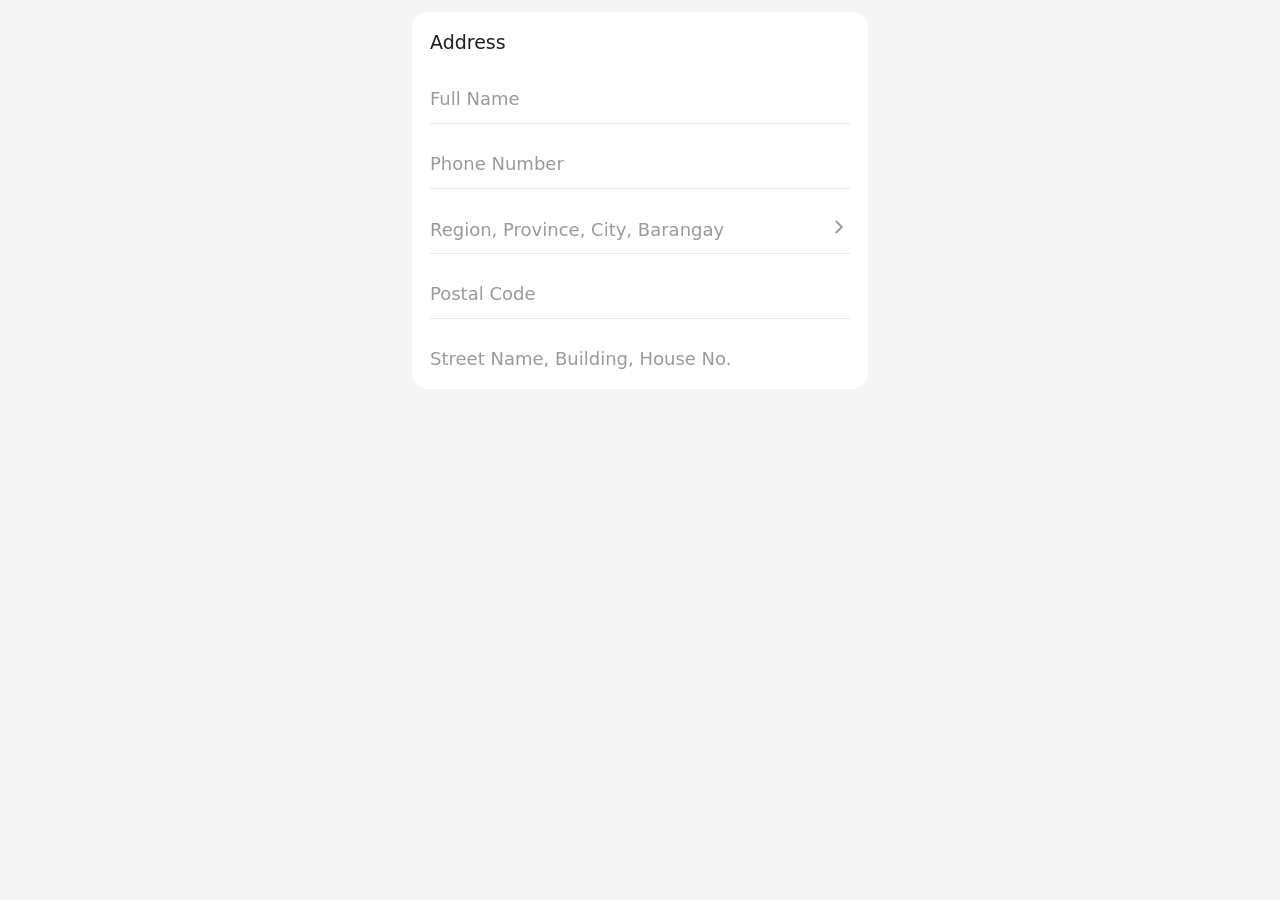
<file: tmp/address_book/api_address.html>
<!DOCTYPE html>
<html lang="en">
<head>
<meta charset="utf-8">
<meta name="viewport" content="width=device-width, initial-scale=1, viewport-fit=cover">
<title>Region, Province, City, Barangay</title>
<style>
:root{--accent:#ee4d2d;--line:#e8e8e8;--mute:#9a9a9a;--bg:#f5f5f5}
*{box-sizing:border-box}
[hidden]{display:none!important}
body{margin:0;background:var(--bg);color:#1f1f1f;font:18px/1.3 system-ui,-apple-system,"Segoe UI",Roboto,sans-serif}
button{padding:0;border:0;background:none;color:inherit;font:inherit;cursor:pointer}
button:focus-visible{outline:2px solid var(--accent);outline-offset:2px}
svg{fill:none;stroke:currentColor;stroke-width:2;stroke-linecap:round;stroke-linejoin:round}
.wrap,.sheet{max-width:480px;margin:0 auto}
.top{position:sticky;top:0;z-index:2;display:flex;align-items:center;gap:12px;height:64px;padding:0 16px;background:#fff;box-shadow:0 1px 4px rgba(0,0,0,.08)}
.back{display:grid;place-items:center;flex:none;width:32px;height:32px;color:var(--accent)}
.back svg{width:26px;height:26px}

/* form screen */
.card{margin:12px;padding:18px 18px 6px;border-radius:16px;background:#fff}
.card h2{margin:0 0 4px;font-size:19px;font-weight:500}
.field{position:relative;display:block;width:100%;padding:26px 0 8px;border-bottom:1px solid var(--line);text-align:left}
.field:last-child{border-bottom:0}
.field:focus-within{border-bottom-color:var(--accent)}
.field input{display:block;width:100%;height:30px;padding:0;border:0;outline:0;background:transparent;font:inherit}
.field label{position:absolute;left:0;top:28px;color:var(--mute);pointer-events:none;transition:all .15s}
.field input:focus+label,.field input:not(:placeholder-shown)+label{top:6px;font-size:14px}
.field input:-webkit-autofill+label{top:6px;font-size:14px}
.pre{display:none;position:absolute;left:0;bottom:8px;line-height:30px}
.field input:focus~.pre,.field input:not(:placeholder-shown)~.pre{display:block}
.field input.tel{padding-left:56px}
.loc{padding-right:34px}
.loc .lbl{display:block;color:var(--mute);line-height:30px}
.loc.filled .lbl{position:absolute;top:6px;left:0;font-size:14px;line-height:1.3}
.loc .val div{line-height:1.5}
.chev{position:absolute;right:0;top:50%;width:22px;height:22px;margin-top:-5px;color:var(--mute)}

/* location picker */
#picker{position:fixed;inset:0;z-index:5;overflow:auto;background:var(--bg)}
.sheet{min-height:100%;background:var(--bg)}
.search{display:flex;flex:1;align-items:center;gap:8px;height:44px;padding:0 12px;border-radius:10px;background:var(--bg);color:var(--mute)}
.search svg{flex:none;width:20px;height:20px}
.search input{flex:1;min-width:0;border:0;outline:0;background:transparent;color:#1f1f1f;font:inherit}
.cap{display:flex;justify-content:space-between;padding:14px 16px 6px;background:#fff;color:var(--mute)}
.cap button{color:var(--accent)}
#trail{margin:0;padding:0 0 14px;list-style:none;background:#fff}
#trail li{position:relative;padding:12px 16px 12px 56px}
#trail li button{display:block;width:100%;text-align:left}
#trail li::before{content:"";position:absolute;left:32px;top:21px;width:10px;height:10px;border-radius:50%;background:#ddd}
#trail li:not(.now)::after{content:"";position:absolute;left:36px;top:31px;bottom:-21px;width:1px;background:#ddd}
#trail li:has(+.now)::after{bottom:-6px}
#trail li.now{margin:6px 14px 0;padding:14px 12px 14px 41px;border:1px solid #ddd;border-radius:12px;color:var(--accent)}
#trail li.now::before{left:17px;top:50%;margin-top:-5px;background:var(--accent);box-shadow:0 0 0 3px #fff,0 0 0 5px var(--accent)}
#sec{margin:0;padding:12px 16px;color:var(--mute);font-size:16px;font-weight:400}
#list{margin:0;padding:0;min-height:60vh;list-style:none;background:#fff}
#list button[data-i]{display:flex;align-items:center;width:100%;text-align:left}
#list i{flex:0 0 56px;color:#b5b5b5;font-style:normal;text-align:center}
#list span{flex:1;padding:16px 16px 16px 0;border-bottom:1px solid var(--line)}
.msg{padding:24px 16px;color:var(--mute)}
.msg button{color:var(--accent);text-decoration:underline}
</style>
</head>
<body>
<div class="wrap">
  <form id="f">
    <div class="card">
      <h2>Address</h2>
      <div class="field"><input id="name" name="full_name" placeholder=" " autocomplete="name" required><label for="name">Full Name</label></div>
      <div class="field"><input id="phone" class="tel" name="phone" type="tel" inputmode="numeric" autocomplete="tel-national" pattern="9[0-9]{9}" maxlength="10" placeholder=" " title="10 digits, starting with 9" required><label for="phone">Phone Number</label><b class="pre">(+63)</b></div>
      <button type="button" id="loc" class="field loc" aria-haspopup="dialog">
        <span class="lbl">Region, Province, City, Barangay</span><span class="val"></span>
        <svg class="chev" viewBox="0 0 24 24"><path d="m9 6 6 6-6 6"/></svg>
      </button>
      <div class="field"><input id="zip" name="postal_code" inputmode="numeric" autocomplete="postal-code" pattern="[0-9]{4}" maxlength="4" placeholder=" " title="4-digit postal code" required><label for="zip">Postal Code</label></div>
      <div class="field"><input id="street" name="street" autocomplete="address-line1" placeholder=" " required><label for="street">Street Name, Building, House No.</label></div>
    </div>
  </form>
</div>

<div id="picker" role="dialog" aria-modal="true" aria-label="Choose region, province, city and barangay" hidden>
  <div class="sheet">
    <header class="top">
      <button type="button" class="back" id="close" aria-label="Close"><svg viewBox="0 0 24 24"><path d="M19 12H5m6-6-6 6 6 6"/></svg></button>
      <label class="search"><svg viewBox="0 0 24 24"><circle cx="11" cy="11" r="7"/><path d="m20 20-4-4"/></svg><input id="q" type="search" autocomplete="off"></label>
    </header>
    <div id="crumbs" hidden>
      <div class="cap"><span>Region Selected</span><button type="button" id="reset">Reset</button></div>
      <ol id="trail"></ol>
    </div>
    <h2 id="sec"></h2>
    <ul id="list"></ul>
  </div>
</div>

<script>
const API = 'https://psgc.cloud/api/v2';
const $ = id => document.getElementById(id);
const esc = s => String(s).replace(/[&<>"']/g, c => '&#' + c.charCodeAt(0) + ';');
const byName = (a, b) => a.name.localeCompare(b.name);
const LEVEL = { region: 'Region', province: 'Province', city: 'City', barangay: 'Barangay' };

// Your five regions -> official PSGC regions, matched on the first two digits of the region code.
const GROUPS = [
  ['Metro Manila', ['13']],
  ['North Luzon', ['01', '02', '03', '14']],
  ['South Luzon', ['04', '17', '05']],
  ['Visayas', ['06', '07', '08', '18']],       // 18 = Negros Island Region (not in the API yet)
  ['Mindanao', ['09', '10', '11', '12', '16', '19']],
];
function buildGroups(regions) {
  const left = new Set(regions);
  const out = GROUPS.map(([name, prefixes]) => {
    const rs = regions.filter(r => prefixes.includes(String(r.code).slice(0, 2)));
    rs.forEach(r => left.delete(r));
    return { name, regions: rs, flat: name === 'Metro Manila' };  // flat = no province level
  }).filter(g => g.regions.length);
  left.forEach(r => out.push({ name: r.name, regions: [r] }));    // regions missing from the table
  return out.sort(byName);
}

// Fetch each list once; follows pagination links if the API ever adds them.
const cache = new Map();
function getList(path) {
  if (!cache.has(path)) cache.set(path, (async () => {
    let url = API + path, rows = [];
    while (url) {
      const res = await fetch(url, { headers: { Accept: 'application/json' } });
      if (!res.ok) throw new Error(res.status);
      const j = await res.json(), next = j.links && j.links.next;
      rows = rows.concat(j.data || []);
      url = next ? new URL(next, url).href : null;
    }
    return rows.sort(byName);
  })().catch(e => { cache.delete(path); throw e; }));
  return cache.get(path);
}

// Each level is only reachable once the one before it is chosen:
// the picker shows one level at a time and builds the next request from the previous pick.
const order = d => d.region && d.region.flat ? ['region', 'city', 'barangay'] : ['region', 'province', 'city', 'barangay'];
let groups = null, picked = {}, draft = {}, step = '', rows = [], shown = [], seq = 0;

async function load(s) {
  if (s === 'region') return groups || (groups = buildGroups(await getList('/regions')));
  const d = draft;
  const paths = s === 'province' ? d.region.regions.map(r => `/regions/${r.code}/provinces`)
    : s === 'city' ? [d.region.flat
        ? `/regions/${d.region.regions[0].code}/cities-municipalities`  // Metro Manila: no provinces
        : `/provinces/${d.province.code}/cities-municipalities`]
    : [`/cities-municipalities/${d.city.code}/barangays`];
  return (await Promise.all(paths.map(getList))).flat().sort(byName);
}

function paint(msg) {
  const t = $('q').value.trim().toLowerCase();
  shown = rows.filter(r => r.name.toLowerCase().includes(t));
  let last = '';
  $('list').innerHTML = msg ? `<li class="msg">${msg}</li>`
    : !shown.length ? '<li class="msg">No matches</li>'
    : shown.map((r, i) => {
        const L = r.name[0].toUpperCase(), first = L !== last; last = L;
        return `<li><button type="button" data-i="${i}"><i aria-hidden="true">${first ? L : ''}</i><span>${esc(r.name)}</span></button></li>`;
      }).join('');
}

async function render() {
  const ord = order(draft), done = ord.filter(k => draft[k]);
  step = ord.find(k => !draft[k]);
  if (!step) return commit();
  const my = ++seq;
  $('q').value = ''; $('q').placeholder = 'Search ' + LEVEL[step].toLowerCase();
  $('crumbs').hidden = !done.length;
  $('trail').innerHTML = done.map(k => `<li><button type="button" data-k="${k}">${esc(draft[k].name)}</button></li>`).join('')
    + `<li class="now" aria-current="step">Select ${LEVEL[step]}</li>`;
  $('sec').textContent = LEVEL[step];
  $('picker').scrollTop = 0;
  rows = []; paint('Loading…');
  try {
    rows = await load(step);
    if (my !== seq) return;
    if (step === 'barangay' && !rows.length) return commit();   // nothing to choose at this level
    paint();
  } catch (e) {
    if (my === seq) $('list').innerHTML = '<li class="msg">Couldn\'t load this list. <button type="button" id="retry">Try again</button></li>';
  }
}

$('list').onclick = e => {
  const b = e.target.closest('button');
  if (!b) return;
  if (b.id === 'retry') return render();
  if (b.dataset.i != null) { draft[step] = shown[b.dataset.i]; render(); }
};
$('trail').onclick = e => {   // tap a chosen level to go back to it
  const b = e.target.closest('button');
  if (!b) return;
  const ord = order(draft);
  ord.slice(ord.indexOf(b.dataset.k)).forEach(k => delete draft[k]);
  render();
};
$('reset').onclick = () => { draft = {}; render(); };
$('q').oninput = () => { if (rows.length) paint(); };

function openPicker() {
  draft = {};
  $('picker').hidden = false;
  document.body.style.overflow = 'hidden';
  $('close').focus();
  render();
}
function closePicker() {
  $('picker').hidden = true;
  document.body.style.overflow = '';
  $('loc').focus();
}
function commit() {
  picked = { ...draft };
  $('loc').classList.add('filled');
  $('loc').querySelector('.val').innerHTML = order(picked).filter(k => picked[k]).map(k => `<div>${esc(picked[k].name)}</div>`).join('');
  closePicker();
}
$('loc').onclick = openPicker;
$('close').onclick = closePicker;
document.onkeydown = e => { if (e.key === 'Escape' && !$('picker').hidden) closePicker(); };
load('region').catch(() => {});   // warm the cache so the first open is instant

</script>
</body>
</html>
</file>
